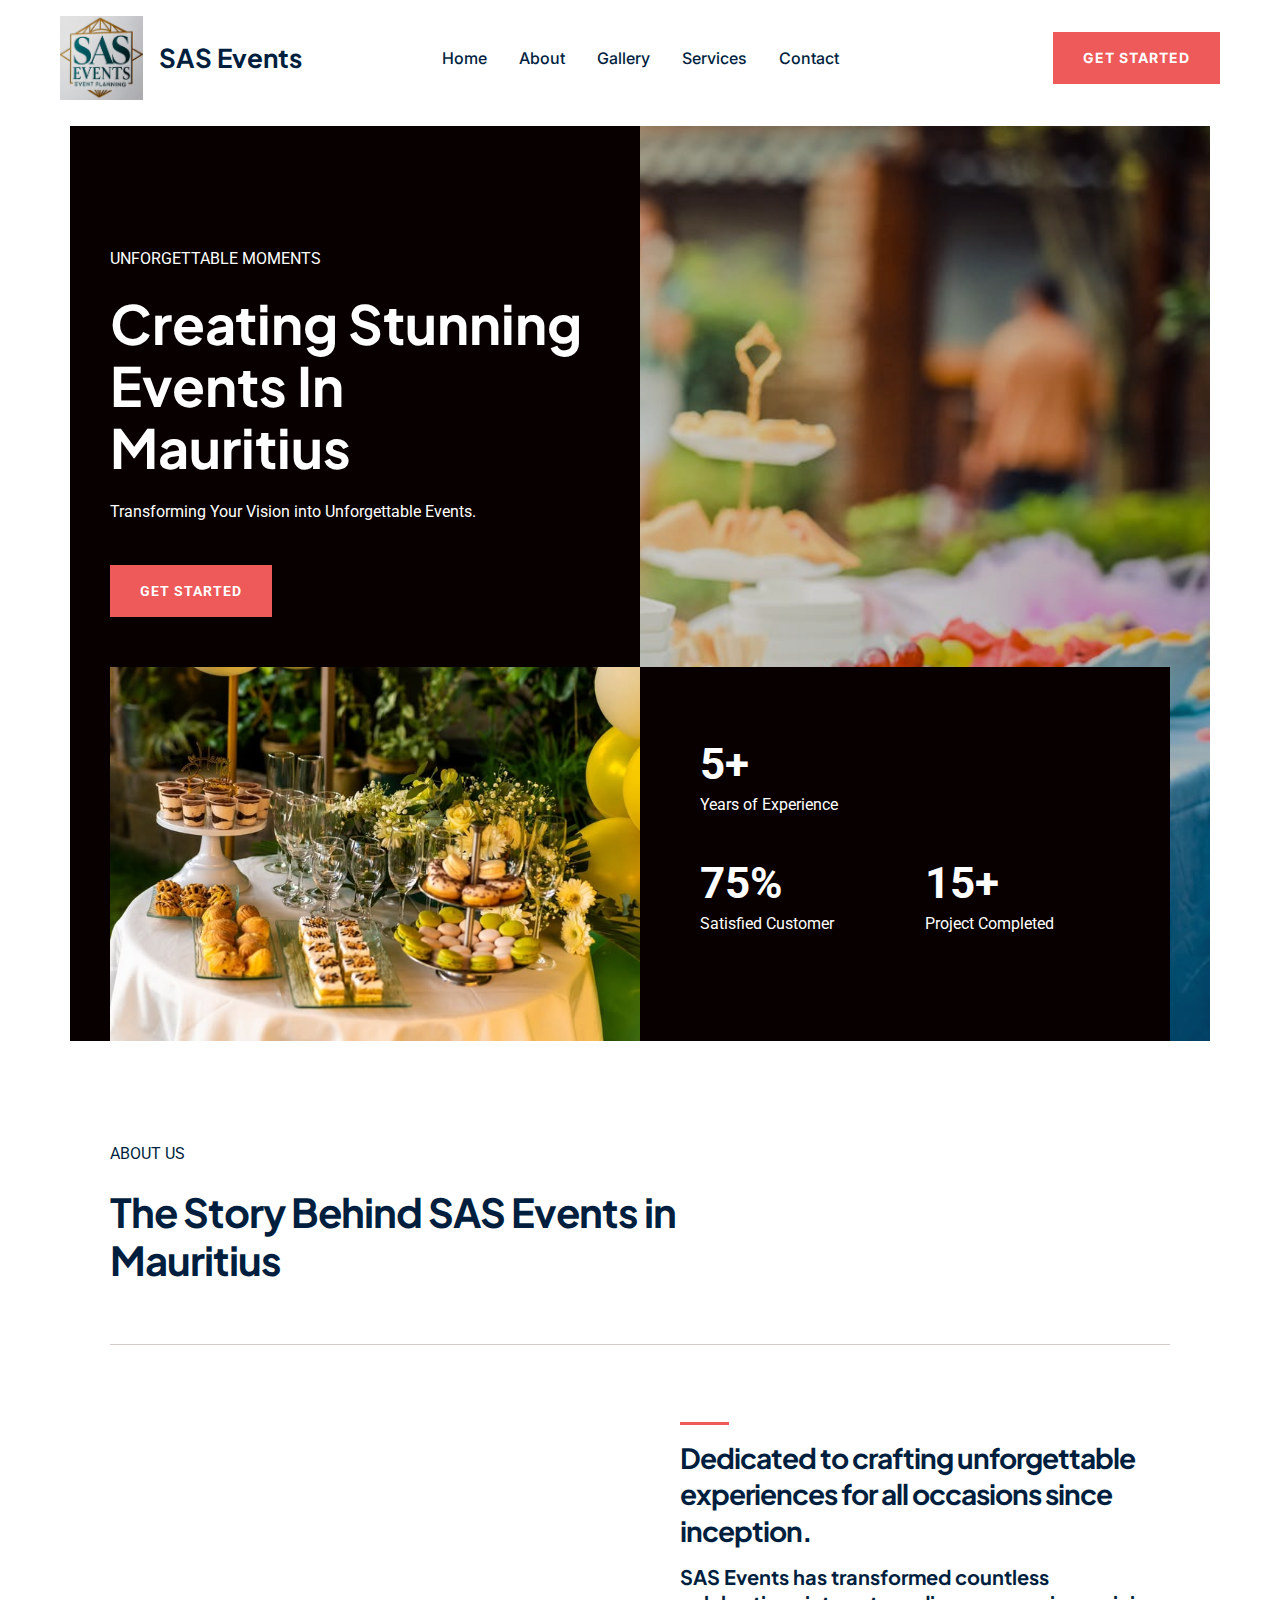
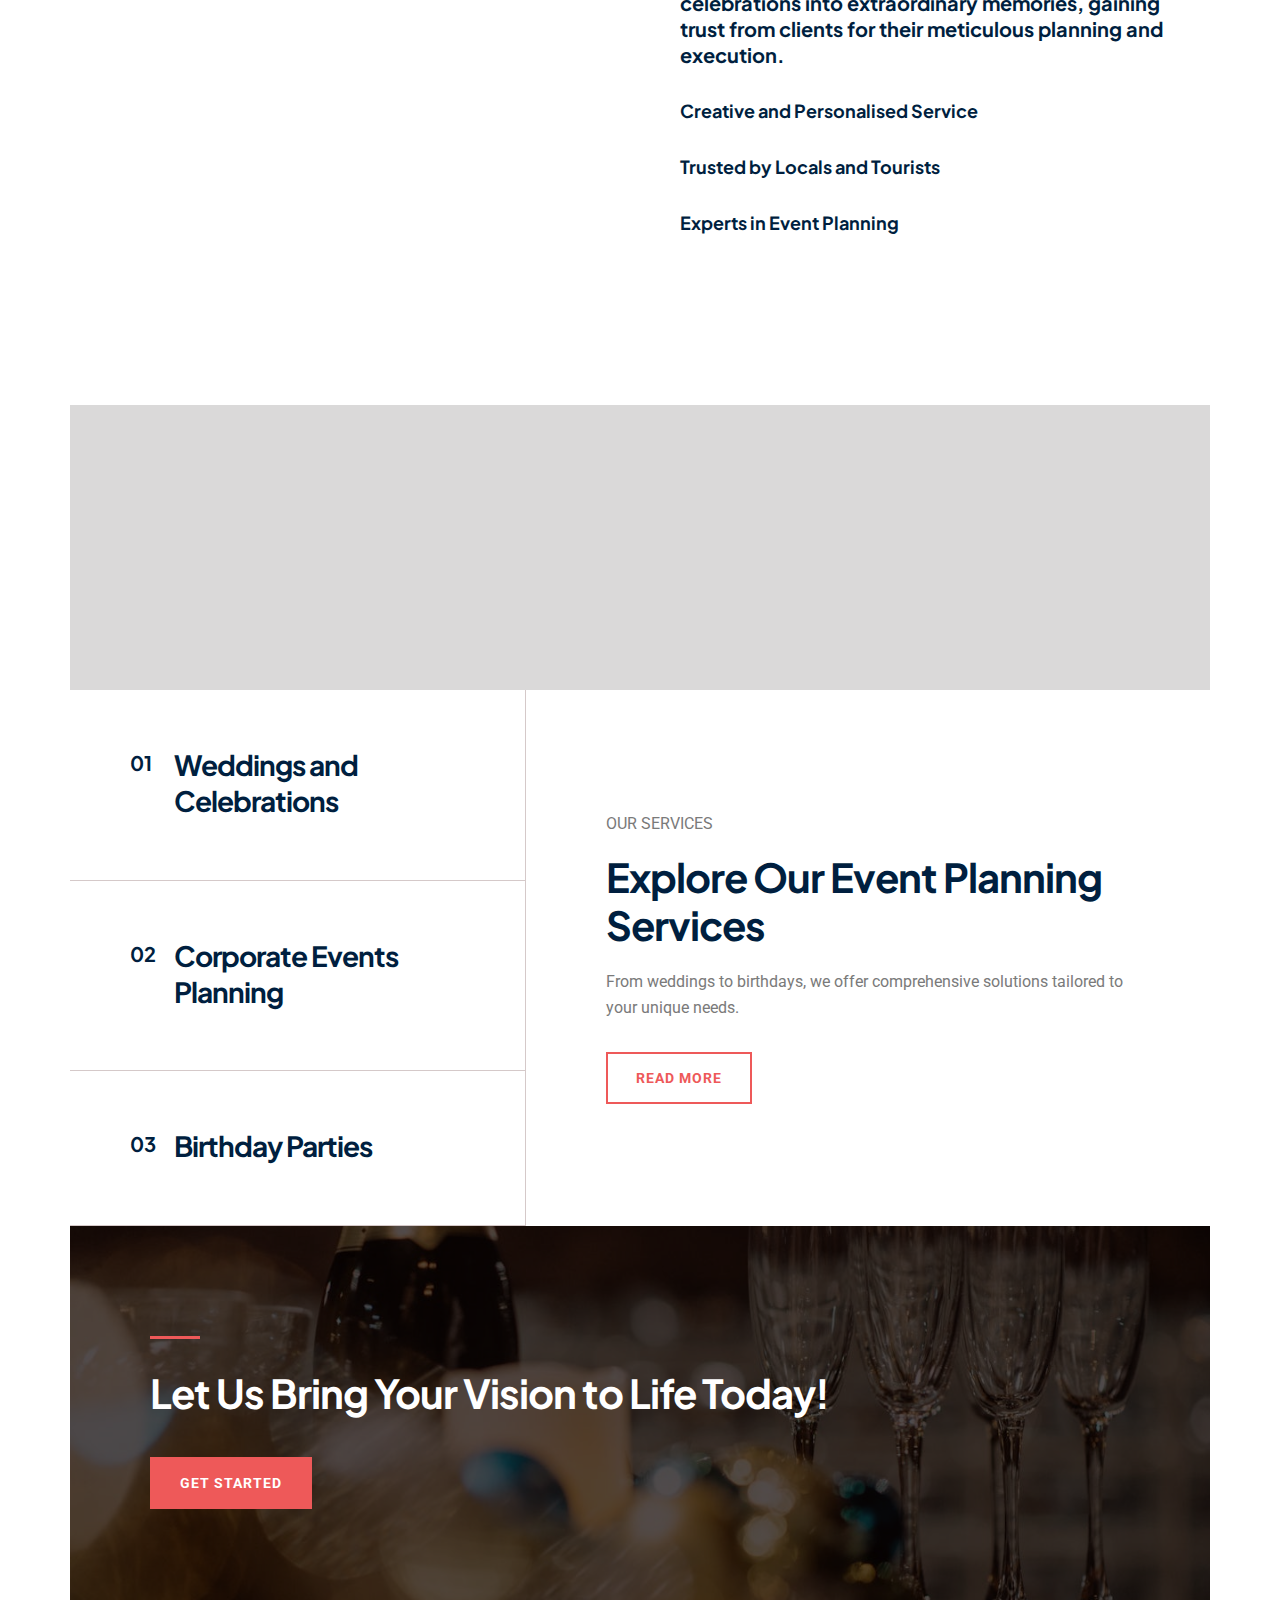
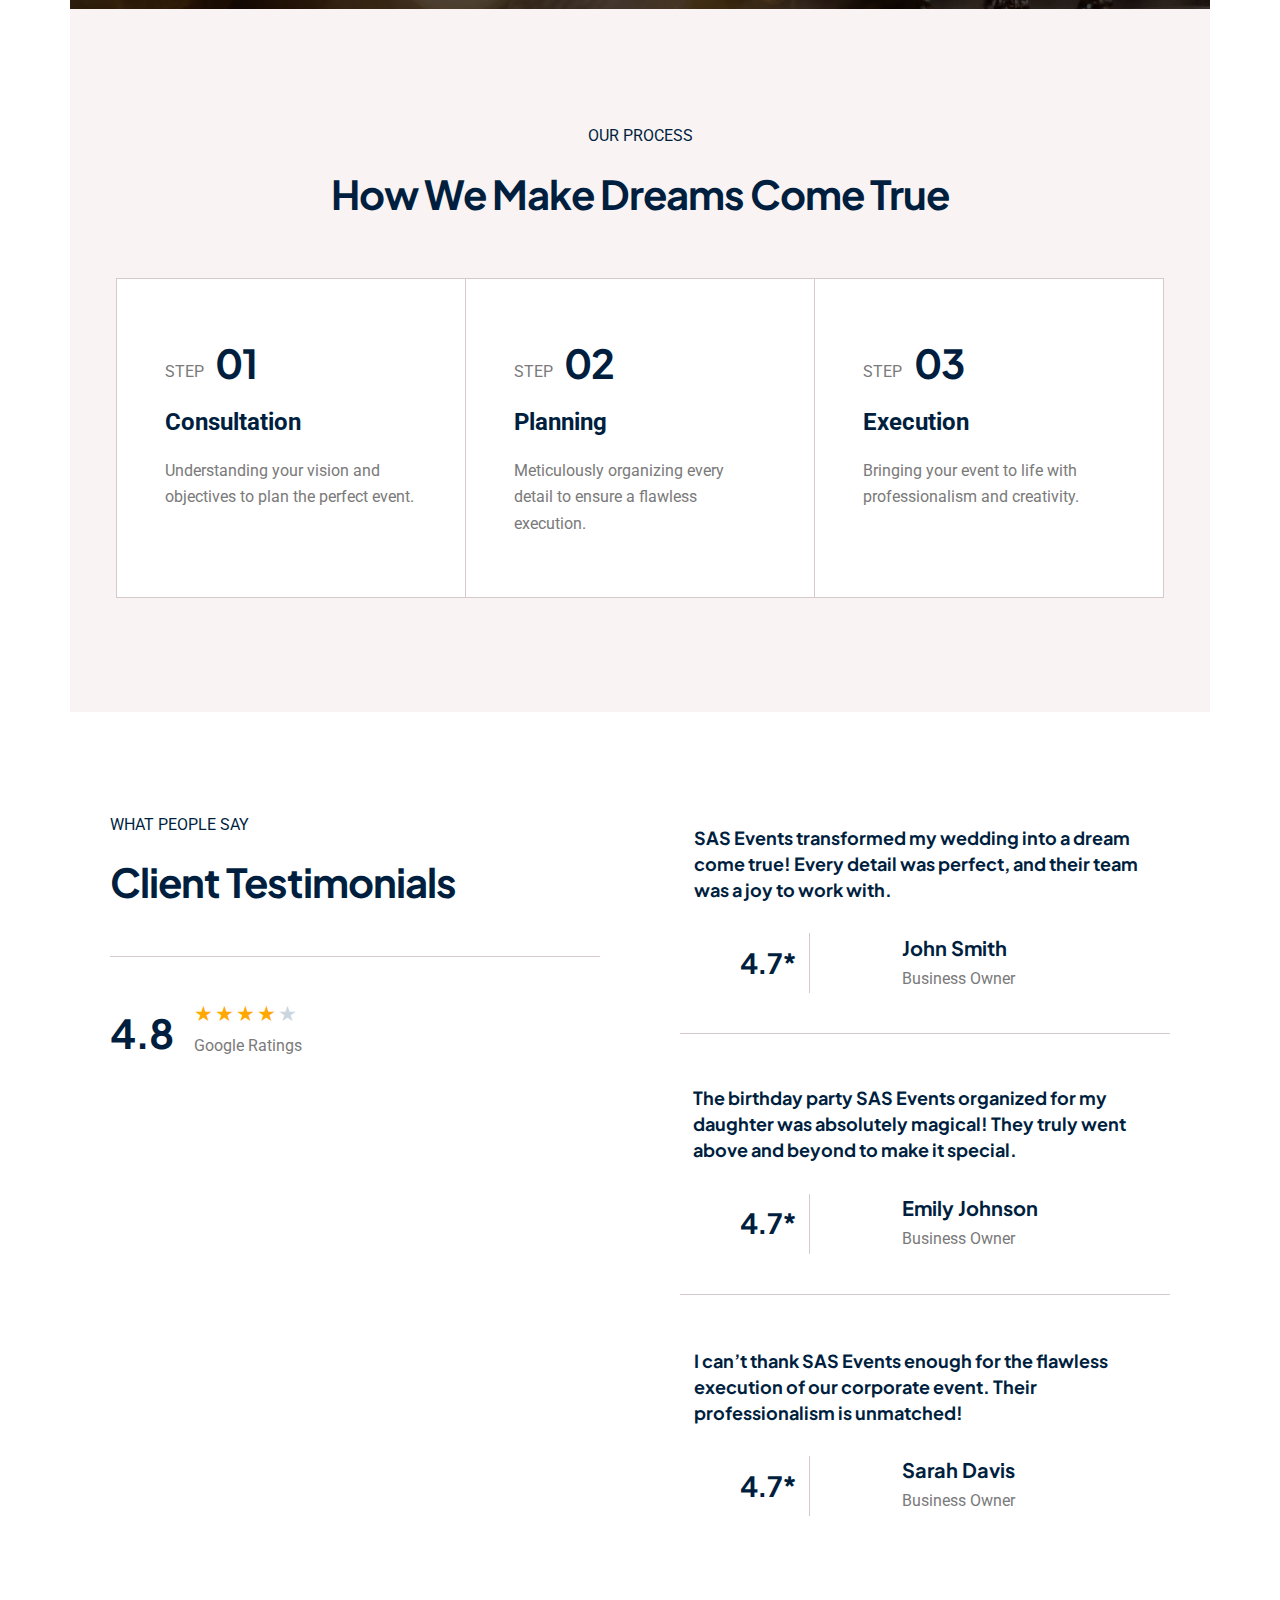
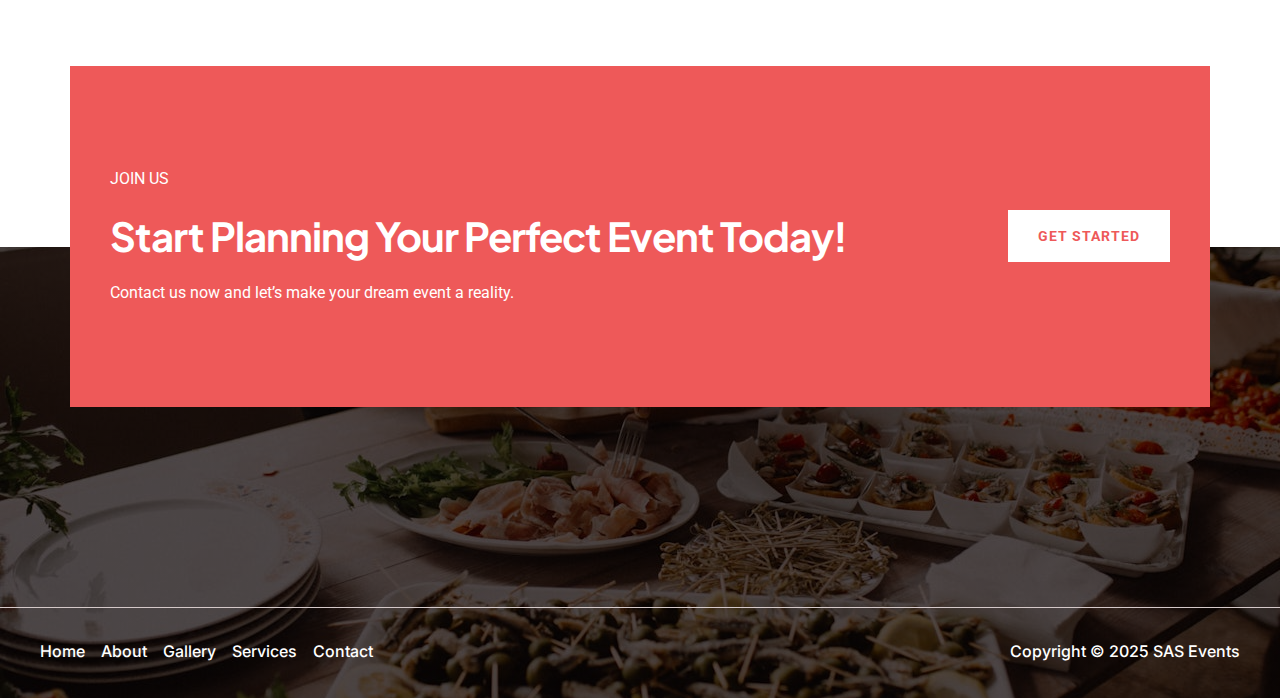
<file: index.html>
<!DOCTYPE html>
<html lang="en-US">
<head>
<meta charset="UTF-8">
<meta name="viewport" content="width=device-width, initial-scale=1">
	<link rel="profile" href="https://gmpg.org/xfn/11"> 
	<title>SAS Events</title>
<meta name="robots" content="max-image-preview:large">
	<style>img:is([sizes="auto" i], [sizes^="auto," i]) { contain-intrinsic-size: 3000px 1500px }</style>
	<link rel="dns-prefetch" href="//fonts.googleapis.com">
<link rel="alternate" type="application/rss+xml" title="SAS Events &raquo; Feed" href="/feed/">
<link rel="alternate" type="application/rss+xml" title="SAS Events &raquo; Comments Feed" href="/comments/feed/">
<script>
window._wpemojiSettings = {"baseUrl":"https:\/\/s.w.org\/images\/core\/emoji\/15.1.0\/72x72\/","ext":".png","svgUrl":"https:\/\/s.w.org\/images\/core\/emoji\/15.1.0\/svg\/","svgExt":".svg","source":{"concatemoji":"\/wp-includes\/js\/wp-emoji-release.min.js?ver=6.8.1"}};
/*! This file is auto-generated */
!function(i,n){var o,s,e;function c(e){try{var t={supportTests:e,timestamp:(new Date).valueOf()};sessionStorage.setItem(o,JSON.stringify(t))}catch(e){}}function p(e,t,n){e.clearRect(0,0,e.canvas.width,e.canvas.height),e.fillText(t,0,0);var t=new Uint32Array(e.getImageData(0,0,e.canvas.width,e.canvas.height).data),r=(e.clearRect(0,0,e.canvas.width,e.canvas.height),e.fillText(n,0,0),new Uint32Array(e.getImageData(0,0,e.canvas.width,e.canvas.height).data));return t.every(function(e,t){return e===r[t]})}function u(e,t,n){switch(t){case"flag":return n(e,"🏳️‍⚧️","🏳️​⚧️")?!1:!n(e,"🇺🇳","🇺​🇳")&&!n(e,"🏴󠁧󠁢󠁥󠁮󠁧󠁿","🏴​󠁧​󠁢​󠁥​󠁮​󠁧​󠁿");case"emoji":return!n(e,"🐦‍🔥","🐦​🔥")}return!1}function f(e,t,n){var r="undefined"!=typeof WorkerGlobalScope&&self instanceof WorkerGlobalScope?new OffscreenCanvas(300,150):i.createElement("canvas"),a=r.getContext("2d",{willReadFrequently:!0}),o=(a.textBaseline="top",a.font="600 32px Arial",{});return e.forEach(function(e){o[e]=t(a,e,n)}),o}function t(e){var t=i.createElement("script");t.src=e,t.defer=!0,i.head.appendChild(t)}"undefined"!=typeof Promise&&(o="wpEmojiSettingsSupports",s=["flag","emoji"],n.supports={everything:!0,everythingExceptFlag:!0},e=new Promise(function(e){i.addEventListener("DOMContentLoaded",e,{once:!0})}),new Promise(function(t){var n=function(){try{var e=JSON.parse(sessionStorage.getItem(o));if("object"==typeof e&&"number"==typeof e.timestamp&&(new Date).valueOf()<e.timestamp+604800&&"object"==typeof e.supportTests)return e.supportTests}catch(e){}return null}();if(!n){if("undefined"!=typeof Worker&&"undefined"!=typeof OffscreenCanvas&&"undefined"!=typeof URL&&URL.createObjectURL&&"undefined"!=typeof Blob)try{var e="postMessage("+f.toString()+"("+[JSON.stringify(s),u.toString(),p.toString()].join(",")+"));",r=new Blob([e],{type:"text/javascript"}),a=new Worker(URL.createObjectURL(r),{name:"wpTestEmojiSupports"});return void(a.onmessage=function(e){c(n=e.data),a.terminate(),t(n)})}catch(e){}c(n=f(s,u,p))}t(n)}).then(function(e){for(var t in e)n.supports[t]=e[t],n.supports.everything=n.supports.everything&&n.supports[t],"flag"!==t&&(n.supports.everythingExceptFlag=n.supports.everythingExceptFlag&&n.supports[t]);n.supports.everythingExceptFlag=n.supports.everythingExceptFlag&&!n.supports.flag,n.DOMReady=!1,n.readyCallback=function(){n.DOMReady=!0}}).then(function(){return e}).then(function(){var e;n.supports.everything||(n.readyCallback(),(e=n.source||{}).concatemoji?t(e.concatemoji):e.wpemoji&&e.twemoji&&(t(e.twemoji),t(e.wpemoji)))}))}((window,document),window._wpemojiSettings);
</script>
<link rel="stylesheet" id="astra-theme-css-css" href="/wp-content/themes/astra/assets/css/minified/main.min.css?ver=4.10.0" media="all">
<style id="astra-theme-css-inline-css">:root{--ast-post-nav-space:0;--ast-container-default-xlg-padding:2.5em;--ast-container-default-lg-padding:2.5em;--ast-container-default-slg-padding:2em;--ast-container-default-md-padding:2.5em;--ast-container-default-sm-padding:2.5em;--ast-container-default-xs-padding:2.4em;--ast-container-default-xxs-padding:1.8em;--ast-code-block-background:#ECEFF3;--ast-comment-inputs-background:#F9FAFB;--ast-normal-container-width:1200px;--ast-narrow-container-width:750px;--ast-blog-title-font-weight:600;--ast-blog-meta-weight:600;--ast-global-color-primary:var(--ast-global-color-5);--ast-global-color-secondary:var(--ast-global-color-4);--ast-global-color-alternate-background:var(--ast-global-color-7);--ast-global-color-subtle-background:var(--ast-global-color-6);--ast-bg-style-guide:#F8FAFC;--ast-shadow-style-guide:0px 0px 4px 0 #00000057;--ast-global-dark-bg-style:#fff;--ast-global-dark-lfs:#fbfbfb;--ast-widget-bg-color:#fafafa;--ast-wc-container-head-bg-color:#fbfbfb;--ast-title-layout-bg:#eeeeee;--ast-search-border-color:#e7e7e7;--ast-lifter-hover-bg:#e6e6e6;--ast-gallery-block-color:#000;--srfm-color-input-label:var(--ast-global-color-2);}html{font-size:100%;}a{color:var(--ast-global-color-0);}a:hover,a:focus{color:var(--ast-global-color-1);}body,button,input,select,textarea,.ast-button,.ast-custom-button{font-family:'Inter',sans-serif;font-weight:500;font-size:16px;font-size:1rem;line-height:var(--ast-body-line-height,1.65);}blockquote{color:var(--ast-global-color-3);}h1,.entry-content h1,h2,.entry-content h2,h3,.entry-content h3,h4,.entry-content h4,h5,.entry-content h5,h6,.entry-content h6,.site-title,.site-title a{font-family:'Plus Jakarta Sans',sans-serif;font-weight:700;}.ast-site-identity .site-title a{color:var(--ast-global-color-2);}.site-title{font-size:26px;font-size:1.625rem;display:block;}header .custom-logo-link img{max-width:83px;width:83px;}.astra-logo-svg{width:83px;}.site-header .site-description{font-size:15px;font-size:0.9375rem;display:none;}.entry-title{font-size:24px;font-size:1.5rem;}.ast-blog-single-element.ast-taxonomy-container a{font-size:14px;font-size:0.875rem;}.ast-blog-meta-container{font-size:13px;font-size:0.8125rem;}.archive .ast-article-post .ast-article-inner,.blog .ast-article-post .ast-article-inner,.archive .ast-article-post .ast-article-inner:hover,.blog .ast-article-post .ast-article-inner:hover{border-top-left-radius:0px;border-top-right-radius:0px;border-bottom-right-radius:0px;border-bottom-left-radius:0px;overflow:hidden;}h1,.entry-content h1{font-size:54px;font-size:3.375rem;font-weight:700;font-family:'Plus Jakarta Sans',sans-serif;line-height:1.15em;text-transform:capitalize;}h2,.entry-content h2{font-size:40px;font-size:2.5rem;font-weight:700;font-family:'Plus Jakarta Sans',sans-serif;line-height:1.2em;letter-spacing:-1px;}h3,.entry-content h3{font-size:28px;font-size:1.75rem;font-weight:700;font-family:'Plus Jakarta Sans',sans-serif;line-height:1.3em;letter-spacing:-1px;}h4,.entry-content h4{font-size:20px;font-size:1.25rem;line-height:1.3em;font-weight:700;font-family:'Plus Jakarta Sans',sans-serif;}h5,.entry-content h5{font-size:18px;font-size:1.125rem;line-height:1.45em;font-weight:700;font-family:'Plus Jakarta Sans',sans-serif;}h6,.entry-content h6{font-size:14px;font-size:0.875rem;line-height:1.6em;font-weight:700;font-family:'Plus Jakarta Sans',sans-serif;}::selection{background-color:var(--ast-global-color-0);color:#000000;}body,h1,.entry-title a,.entry-content h1,h2,.entry-content h2,h3,.entry-content h3,h4,.entry-content h4,h5,.entry-content h5,h6,.entry-content h6{color:var(--ast-global-color-3);}.tagcloud a:hover,.tagcloud a:focus,.tagcloud a.current-item{color:#000000;border-color:var(--ast-global-color-0);background-color:var(--ast-global-color-0);}input:focus,input[type="text"]:focus,input[type="email"]:focus,input[type="url"]:focus,input[type="password"]:focus,input[type="reset"]:focus,input[type="search"]:focus,textarea:focus{border-color:var(--ast-global-color-0);}input[type="radio"]:checked,input[type=reset],input[type="checkbox"]:checked,input[type="checkbox"]:hover:checked,input[type="checkbox"]:focus:checked,input[type=range]::-webkit-slider-thumb{border-color:var(--ast-global-color-0);background-color:var(--ast-global-color-0);box-shadow:none;}.site-footer a:hover + .post-count,.site-footer a:focus + .post-count{background:var(--ast-global-color-0);border-color:var(--ast-global-color-0);}.single .nav-links .nav-previous,.single .nav-links .nav-next{color:var(--ast-global-color-0);}.entry-meta,.entry-meta *{line-height:1.45;color:var(--ast-global-color-0);font-weight:600;}.entry-meta a:not(.ast-button):hover,.entry-meta a:not(.ast-button):hover *,.entry-meta a:not(.ast-button):focus,.entry-meta a:not(.ast-button):focus *,.page-links > .page-link,.page-links .page-link:hover,.post-navigation a:hover{color:var(--ast-global-color-1);}#cat option,.secondary .calendar_wrap thead a,.secondary .calendar_wrap thead a:visited{color:var(--ast-global-color-0);}.secondary .calendar_wrap #today,.ast-progress-val span{background:var(--ast-global-color-0);}.secondary a:hover + .post-count,.secondary a:focus + .post-count{background:var(--ast-global-color-0);border-color:var(--ast-global-color-0);}.calendar_wrap #today > a{color:#000000;}.page-links .page-link,.single .post-navigation a{color:var(--ast-global-color-3);}.ast-search-menu-icon .search-form button.search-submit{padding:0 4px;}.ast-search-menu-icon form.search-form{padding-right:0;}.ast-search-menu-icon.slide-search input.search-field{width:0;}.ast-header-search .ast-search-menu-icon.ast-dropdown-active .search-form,.ast-header-search .ast-search-menu-icon.ast-dropdown-active .search-field:focus{transition:all 0.2s;}.search-form input.search-field:focus{outline:none;}.ast-search-menu-icon .search-form button.search-submit:focus,.ast-theme-transparent-header .ast-header-search .ast-dropdown-active .ast-icon,.ast-theme-transparent-header .ast-inline-search .search-field:focus .ast-icon{color:var(--ast-global-color-1);}.ast-header-search .slide-search .search-form{border:2px solid var(--ast-global-color-0);}.ast-header-search .slide-search .search-field{background-color:(--ast-global-dark-bg-style);}.ast-archive-title{color:var(--ast-global-color-2);}.widget-title{font-size:22px;font-size:1.375rem;color:var(--ast-global-color-2);}.ast-single-post .entry-content a,.ast-comment-content a:not(.ast-comment-edit-reply-wrap a){text-decoration:underline;}.ast-single-post .elementor-widget-button .elementor-button,.ast-single-post .entry-content .uagb-tab a,.ast-single-post .entry-content .uagb-ifb-cta a,.ast-single-post .entry-content .uabb-module-content a,.ast-single-post .entry-content .uagb-post-grid a,.ast-single-post .entry-content .uagb-timeline a,.ast-single-post .entry-content .uagb-toc__wrap a,.ast-single-post .entry-content .uagb-taxomony-box a,.ast-single-post .entry-content .woocommerce a,.entry-content .wp-block-latest-posts > li > a,.ast-single-post .entry-content .wp-block-file__button,li.ast-post-filter-single,.ast-single-post .ast-comment-content .comment-reply-link,.ast-single-post .ast-comment-content .comment-edit-link{text-decoration:none;}.ast-search-menu-icon.slide-search a:focus-visible:focus-visible,.astra-search-icon:focus-visible,#close:focus-visible,a:focus-visible,.ast-menu-toggle:focus-visible,.site .skip-link:focus-visible,.wp-block-loginout input:focus-visible,.wp-block-search.wp-block-search__button-inside .wp-block-search__inside-wrapper,.ast-header-navigation-arrow:focus-visible,.woocommerce .wc-proceed-to-checkout > .checkout-button:focus-visible,.woocommerce .woocommerce-MyAccount-navigation ul li a:focus-visible,.ast-orders-table__row .ast-orders-table__cell:focus-visible,.woocommerce .woocommerce-order-details .order-again > .button:focus-visible,.woocommerce .woocommerce-message a.button.wc-forward:focus-visible,.woocommerce #minus_qty:focus-visible,.woocommerce #plus_qty:focus-visible,a#ast-apply-coupon:focus-visible,.woocommerce .woocommerce-info a:focus-visible,.woocommerce .astra-shop-summary-wrap a:focus-visible,.woocommerce a.wc-forward:focus-visible,#ast-apply-coupon:focus-visible,.woocommerce-js .woocommerce-mini-cart-item a.remove:focus-visible,#close:focus-visible,.button.search-submit:focus-visible,#search_submit:focus,.normal-search:focus-visible,.ast-header-account-wrap:focus-visible,.woocommerce .ast-on-card-button.ast-quick-view-trigger:focus{outline-style:dotted;outline-color:inherit;outline-width:thin;}input:focus,input[type="text"]:focus,input[type="email"]:focus,input[type="url"]:focus,input[type="password"]:focus,input[type="reset"]:focus,input[type="search"]:focus,input[type="number"]:focus,textarea:focus,.wp-block-search__input:focus,[data-section="section-header-mobile-trigger"] .ast-button-wrap .ast-mobile-menu-trigger-minimal:focus,.ast-mobile-popup-drawer.active .menu-toggle-close:focus,.woocommerce-ordering select.orderby:focus,#ast-scroll-top:focus,#coupon_code:focus,.woocommerce-page #comment:focus,.woocommerce #reviews #respond input#submit:focus,.woocommerce a.add_to_cart_button:focus,.woocommerce .button.single_add_to_cart_button:focus,.woocommerce .woocommerce-cart-form button:focus,.woocommerce .woocommerce-cart-form__cart-item .quantity .qty:focus,.woocommerce .woocommerce-billing-fields .woocommerce-billing-fields__field-wrapper .woocommerce-input-wrapper > .input-text:focus,.woocommerce #order_comments:focus,.woocommerce #place_order:focus,.woocommerce .woocommerce-address-fields .woocommerce-address-fields__field-wrapper .woocommerce-input-wrapper > .input-text:focus,.woocommerce .woocommerce-MyAccount-content form button:focus,.woocommerce .woocommerce-MyAccount-content .woocommerce-EditAccountForm .woocommerce-form-row .woocommerce-Input.input-text:focus,.woocommerce .ast-woocommerce-container .woocommerce-pagination ul.page-numbers li a:focus,body #content .woocommerce form .form-row .select2-container--default .select2-selection--single:focus,#ast-coupon-code:focus,.woocommerce.woocommerce-js .quantity input[type=number]:focus,.woocommerce-js .woocommerce-mini-cart-item .quantity input[type=number]:focus,.woocommerce p#ast-coupon-trigger:focus{border-style:dotted;border-color:inherit;border-width:thin;}input{outline:none;}.ast-logo-title-inline .site-logo-img{padding-right:1em;}.site-logo-img img{ transition:all 0.2s linear;}body .ast-oembed-container *{position:absolute;top:0;width:100%;height:100%;left:0;}body .wp-block-embed-pocket-casts .ast-oembed-container *{position:unset;}.ast-single-post-featured-section + article {margin-top: 2em;}.site-content .ast-single-post-featured-section img {width: 100%;overflow: hidden;object-fit: cover;}.ast-separate-container .site-content .ast-single-post-featured-section + article {margin-top: -80px;z-index: 9;position: relative;border-radius: 4px;}@media (min-width: 922px) {.ast-no-sidebar .site-content .ast-article-image-container--wide {margin-left: -120px;margin-right: -120px;max-width: unset;width: unset;}.ast-left-sidebar .site-content .ast-article-image-container--wide,.ast-right-sidebar .site-content .ast-article-image-container--wide {margin-left: -10px;margin-right: -10px;}.site-content .ast-article-image-container--full {margin-left: calc( -50vw + 50%);margin-right: calc( -50vw + 50%);max-width: 100vw;width: 100vw;}.ast-left-sidebar .site-content .ast-article-image-container--full,.ast-right-sidebar .site-content .ast-article-image-container--full {margin-left: -10px;margin-right: -10px;max-width: inherit;width: auto;}}.site > .ast-single-related-posts-container {margin-top: 0;}@media (min-width: 922px) {.ast-desktop .ast-container--narrow {max-width: var(--ast-narrow-container-width);margin: 0 auto;}}input[type="text"],input[type="number"],input[type="email"],input[type="url"],input[type="password"],input[type="search"],input[type=reset],input[type=tel],input[type=date],select,textarea{font-size:16px;font-style:normal;font-weight:400;line-height:24px;width:100%;padding:12px 16px;border-radius:4px;box-shadow:0px 1px 2px 0px rgba(0,0,0,0.05);color:var(--ast-form-input-text,#475569);}input[type="text"],input[type="number"],input[type="email"],input[type="url"],input[type="password"],input[type="search"],input[type=reset],input[type=tel],input[type=date],select{height:40px;}input[type="date"]{border-width:1px;border-style:solid;border-color:var(--ast-border-color);background:var( --ast-global-color-secondary,--ast-global-color-5 );}input[type="text"]:focus,input[type="number"]:focus,input[type="email"]:focus,input[type="url"]:focus,input[type="password"]:focus,input[type="search"]:focus,input[type=reset]:focus,input[type="tel"]:focus,input[type="date"]:focus,select:focus,textarea:focus{border-color:#046BD2;box-shadow:none;outline:none;color:var(--ast-form-input-focus-text,#475569);}label,legend{color:#111827;font-size:14px;font-style:normal;font-weight:500;line-height:20px;}select{padding:6px 10px;}fieldset{padding:30px;border-radius:4px;}button,.ast-button,.button,input[type="button"],input[type="reset"],input[type="submit"]{border-radius:4px;box-shadow:0px 1px 2px 0px rgba(0,0,0,0.05);}:root{--ast-comment-inputs-background:#FFF;}::placeholder{color:var(--ast-form-field-color,#9CA3AF);}::-ms-input-placeholder{color:var(--ast-form-field-color,#9CA3AF);}@media (max-width:921.9px){#ast-desktop-header{display:none;}}@media (min-width:922px){#ast-mobile-header{display:none;}}.wp-block-buttons.aligncenter{justify-content:center;}@media (max-width:921px){.ast-theme-transparent-header #primary,.ast-theme-transparent-header #secondary{padding:0;}}@media (max-width:921px){.ast-plain-container.ast-no-sidebar #primary{padding:0;}}.ast-plain-container.ast-no-sidebar #primary{margin-top:0;margin-bottom:0;}@media (max-width:921px){.ast-separate-container #primary,.ast-narrow-container #primary{padding-top:0px;}}@media (max-width:544px){.ast-separate-container #primary,.ast-narrow-container #primary{padding-top:0px;}}@media (max-width:921px){.ast-separate-container #primary,.ast-narrow-container #primary{padding-bottom:0px;}}@media (max-width:544px){.ast-separate-container #primary,.ast-narrow-container #primary{padding-bottom:0px;}}.wp-block-button.is-style-outline .wp-block-button__link{border-color:var(--ast-global-color-0);border-top-width:2px;border-right-width:2px;border-bottom-width:2px;border-left-width:2px;}div.wp-block-button.is-style-outline > .wp-block-button__link:not(.has-text-color),div.wp-block-button.wp-block-button__link.is-style-outline:not(.has-text-color){color:var(--ast-global-color-0);}.wp-block-button.is-style-outline .wp-block-button__link:hover,.wp-block-buttons .wp-block-button.is-style-outline .wp-block-button__link:focus,.wp-block-buttons .wp-block-button.is-style-outline > .wp-block-button__link:not(.has-text-color):hover,.wp-block-buttons .wp-block-button.wp-block-button__link.is-style-outline:not(.has-text-color):hover{color:#ffffff;background-color:var(--ast-global-color-1);border-color:var(--ast-global-color-1);}.post-page-numbers.current .page-link,.ast-pagination .page-numbers.current{color:#000000;border-color:var(--ast-global-color-0);background-color:var(--ast-global-color-0);}.wp-block-button.is-style-outline .wp-block-button__link{border-top-width:2px;border-right-width:2px;border-bottom-width:2px;border-left-width:2px;}.wp-block-buttons .wp-block-button.is-style-outline .wp-block-button__link.wp-element-button,.ast-outline-button,.wp-block-uagb-buttons-child .uagb-buttons-repeater.ast-outline-button{border-color:var(--ast-global-color-0);border-top-width:2px;border-right-width:2px;border-bottom-width:2px;border-left-width:2px;font-family:inherit;font-weight:700;font-size:14px;font-size:0.875rem;line-height:1.6em;letter-spacing:1px;padding-top:13px;padding-right:28px;padding-bottom:13px;padding-left:28px;border-top-left-radius:0px;border-top-right-radius:0px;border-bottom-right-radius:0px;border-bottom-left-radius:0px;}.wp-block-buttons .wp-block-button.is-style-outline > .wp-block-button__link:not(.has-text-color),.wp-block-buttons .wp-block-button.wp-block-button__link.is-style-outline:not(.has-text-color),.ast-outline-button{color:var(--ast-global-color-0);}.wp-block-button.is-style-outline .wp-block-button__link:hover,.wp-block-buttons .wp-block-button.is-style-outline .wp-block-button__link:focus,.wp-block-buttons .wp-block-button.is-style-outline > .wp-block-button__link:not(.has-text-color):hover,.wp-block-buttons .wp-block-button.wp-block-button__link.is-style-outline:not(.has-text-color):hover,.ast-outline-button:hover,.ast-outline-button:focus,.wp-block-uagb-buttons-child .uagb-buttons-repeater.ast-outline-button:hover,.wp-block-uagb-buttons-child .uagb-buttons-repeater.ast-outline-button:focus{color:#ffffff;background-color:var(--ast-global-color-1);border-color:var(--ast-global-color-1);}.ast-single-post .entry-content a.ast-outline-button,.ast-single-post .entry-content .is-style-outline>.wp-block-button__link{text-decoration:none;}.wp-block-button .wp-block-button__link.wp-element-button.is-style-outline:not(.has-background),.wp-block-button.is-style-outline>.wp-block-button__link.wp-element-button:not(.has-background),.ast-outline-button{background-color:rgba(0,0,0,0);}.uagb-buttons-repeater.ast-outline-button{border-radius:9999px;}@media (max-width:921px){.wp-block-buttons .wp-block-button.is-style-outline .wp-block-button__link.wp-element-button,.ast-outline-button,.wp-block-uagb-buttons-child .uagb-buttons-repeater.ast-outline-button{font-size:14px;font-size:0.875rem;padding-top:13px;padding-right:26px;padding-bottom:13px;padding-left:26px;}}@media (max-width:544px){.wp-block-buttons .wp-block-button.is-style-outline .wp-block-button__link.wp-element-button,.ast-outline-button,.wp-block-uagb-buttons-child .uagb-buttons-repeater.ast-outline-button{font-size:14px;font-size:0.875rem;padding-top:13px;padding-right:26px;padding-bottom:13px;padding-left:26px;}}.entry-content[data-ast-blocks-layout] > figure{margin-bottom:1em;}h1.widget-title{font-weight:700;}h2.widget-title{font-weight:700;}h3.widget-title{font-weight:700;}.elementor-widget-container .elementor-loop-container .e-loop-item[data-elementor-type="loop-item"]{width:100%;} .content-area .elementor-widget-theme-post-content h1,.content-area .elementor-widget-theme-post-content h2,.content-area .elementor-widget-theme-post-content h3,.content-area .elementor-widget-theme-post-content h4,.content-area .elementor-widget-theme-post-content h5,.content-area .elementor-widget-theme-post-content h6{margin-top:1.5em;margin-bottom:calc(0.3em + 10px);}#page{display:flex;flex-direction:column;min-height:100vh;}.ast-404-layout-1 h1.page-title{color:var(--ast-global-color-2);}.single .post-navigation a{line-height:1em;height:inherit;}.error-404 .page-sub-title{font-size:1.5rem;font-weight:inherit;}.search .site-content .content-area .search-form{margin-bottom:0;}#page .site-content{flex-grow:1;}.widget{margin-bottom:1.25em;}#secondary li{line-height:1.5em;}#secondary .wp-block-group h2{margin-bottom:0.7em;}#secondary h2{font-size:1.7rem;}.ast-separate-container .ast-article-post,.ast-separate-container .ast-article-single,.ast-separate-container .comment-respond{padding:3em;}.ast-separate-container .ast-article-single .ast-article-single{padding:0;}.ast-article-single .wp-block-post-template-is-layout-grid{padding-left:0;}.ast-separate-container .comments-title,.ast-narrow-container .comments-title{padding:1.5em 2em;}.ast-page-builder-template .comment-form-textarea,.ast-comment-formwrap .ast-grid-common-col{padding:0;}.ast-comment-formwrap{padding:0;display:inline-flex;column-gap:20px;width:100%;margin-left:0;margin-right:0;}.comments-area textarea#comment:focus,.comments-area textarea#comment:active,.comments-area .ast-comment-formwrap input[type="text"]:focus,.comments-area .ast-comment-formwrap input[type="text"]:active {box-shadow:none;outline:none;}.archive.ast-page-builder-template .entry-header{margin-top:2em;}.ast-page-builder-template .ast-comment-formwrap{width:100%;}.entry-title{margin-bottom:0.6em;}.ast-archive-description p{font-size:inherit;font-weight:inherit;line-height:inherit;}.ast-separate-container .ast-comment-list li.depth-1,.hentry{margin-bottom:1.5em;}.site-content section.ast-archive-description{margin-bottom:2em;}@media (min-width:921px){.ast-left-sidebar.ast-page-builder-template #secondary,.archive.ast-right-sidebar.ast-page-builder-template .site-main{padding-left:20px;padding-right:20px;}}@media (max-width:544px){.ast-comment-formwrap.ast-row{column-gap:10px;display:inline-block;}#ast-commentform .ast-grid-common-col{position:relative;width:100%;}}@media (min-width:1201px){.ast-separate-container .ast-article-post,.ast-separate-container .ast-article-single,.ast-separate-container .ast-author-box,.ast-separate-container .ast-404-layout-1,.ast-separate-container .no-results{padding:3em;}} .content-area .elementor-widget-theme-post-content h1,.content-area .elementor-widget-theme-post-content h2,.content-area .elementor-widget-theme-post-content h3,.content-area .elementor-widget-theme-post-content h4,.content-area .elementor-widget-theme-post-content h5,.content-area .elementor-widget-theme-post-content h6{margin-top:1.5em;margin-bottom:calc(0.3em + 10px);}.elementor-loop-container .e-loop-item,.elementor-loop-container .ast-separate-container .ast-article-post,.elementor-loop-container .ast-separate-container .ast-article-single,.elementor-loop-container .ast-separate-container .comment-respond{padding:0px;}@media (max-width:921px){.ast-separate-container #primary,.ast-separate-container #secondary{padding:1.5em 0;}#primary,#secondary{padding:1.5em 0;margin:0;}.ast-left-sidebar #content > .ast-container{display:flex;flex-direction:column-reverse;width:100%;}}@media (min-width:922px){.ast-separate-container.ast-right-sidebar #primary,.ast-separate-container.ast-left-sidebar #primary{border:0;}.search-no-results.ast-separate-container #primary{margin-bottom:4em;}}.wp-block-button .wp-block-button__link{color:#ffffff;}.wp-block-button .wp-block-button__link:hover,.wp-block-button .wp-block-button__link:focus{color:#ffffff;background-color:var(--ast-global-color-1);border-color:var(--ast-global-color-1);}.elementor-widget-heading h1.elementor-heading-title{line-height:1.15em;}.elementor-widget-heading h2.elementor-heading-title{line-height:1.2em;}.elementor-widget-heading h3.elementor-heading-title{line-height:1.3em;}.elementor-widget-heading h4.elementor-heading-title{line-height:1.3em;}.elementor-widget-heading h5.elementor-heading-title{line-height:1.45em;}.elementor-widget-heading h6.elementor-heading-title{line-height:1.6em;}.wp-block-button .wp-block-button__link,.wp-block-search .wp-block-search__button,body .wp-block-file .wp-block-file__button{border-style:solid;border-top-width:2px;border-right-width:2px;border-left-width:2px;border-bottom-width:2px;border-color:var(--ast-global-color-0);background-color:var(--ast-global-color-0);color:#ffffff;font-family:inherit;font-weight:700;line-height:1.6em;text-transform:uppercase;letter-spacing:1px;font-size:14px;font-size:0.875rem;border-top-left-radius:0px;border-top-right-radius:0px;border-bottom-right-radius:0px;border-bottom-left-radius:0px;padding-top:13px;padding-right:28px;padding-bottom:13px;padding-left:28px;}.ast-single-post .entry-content .wp-block-button .wp-block-button__link,.ast-single-post .entry-content .wp-block-search .wp-block-search__button,body .entry-content .wp-block-file .wp-block-file__button{text-decoration:none;}@media (max-width:921px){.wp-block-button .wp-block-button__link,.wp-block-search .wp-block-search__button,body .wp-block-file .wp-block-file__button{font-size:14px;font-size:0.875rem;padding-top:13px;padding-right:26px;padding-bottom:13px;padding-left:26px;}}@media (max-width:544px){.wp-block-button .wp-block-button__link,.wp-block-search .wp-block-search__button,body .wp-block-file .wp-block-file__button{font-size:14px;font-size:0.875rem;padding-top:13px;padding-right:26px;padding-bottom:13px;padding-left:26px;}}.menu-toggle,button,.ast-button,.ast-custom-button,.button,input#submit,input[type="button"],input[type="submit"],input[type="reset"],#comments .submit,.search .search-submit,form[CLASS*="wp-block-search__"].wp-block-search .wp-block-search__inside-wrapper .wp-block-search__button,body .wp-block-file .wp-block-file__button,.search .search-submit,.woocommerce-js a.button,.woocommerce button.button,.woocommerce .woocommerce-message a.button,.woocommerce #respond input#submit.alt,.woocommerce input.button.alt,.woocommerce input.button,.woocommerce input.button:disabled,.woocommerce input.button:disabled[disabled],.woocommerce input.button:disabled:hover,.woocommerce input.button:disabled[disabled]:hover,.woocommerce #respond input#submit,.woocommerce button.button.alt.disabled,.wc-block-grid__products .wc-block-grid__product .wp-block-button__link,.wc-block-grid__product-onsale,[CLASS*="wc-block"] button,.woocommerce-js .astra-cart-drawer .astra-cart-drawer-content .woocommerce-mini-cart__buttons .button:not(.checkout):not(.ast-continue-shopping),.woocommerce-js .astra-cart-drawer .astra-cart-drawer-content .woocommerce-mini-cart__buttons a.checkout,.woocommerce button.button.alt.disabled.wc-variation-selection-needed,[CLASS*="wc-block"] .wc-block-components-button{border-style:solid;border-top-width:2px;border-right-width:2px;border-left-width:2px;border-bottom-width:2px;color:#ffffff;border-color:var(--ast-global-color-0);background-color:var(--ast-global-color-0);padding-top:13px;padding-right:28px;padding-bottom:13px;padding-left:28px;font-family:inherit;font-weight:700;font-size:14px;font-size:0.875rem;line-height:1.6em;text-transform:uppercase;letter-spacing:1px;border-top-left-radius:0px;border-top-right-radius:0px;border-bottom-right-radius:0px;border-bottom-left-radius:0px;}button:focus,.menu-toggle:hover,button:hover,.ast-button:hover,.ast-custom-button:hover .button:hover,.ast-custom-button:hover ,input[type=reset]:hover,input[type=reset]:focus,input#submit:hover,input#submit:focus,input[type="button"]:hover,input[type="button"]:focus,input[type="submit"]:hover,input[type="submit"]:focus,form[CLASS*="wp-block-search__"].wp-block-search .wp-block-search__inside-wrapper .wp-block-search__button:hover,form[CLASS*="wp-block-search__"].wp-block-search .wp-block-search__inside-wrapper .wp-block-search__button:focus,body .wp-block-file .wp-block-file__button:hover,body .wp-block-file .wp-block-file__button:focus,.woocommerce-js a.button:hover,.woocommerce button.button:hover,.woocommerce .woocommerce-message a.button:hover,.woocommerce #respond input#submit:hover,.woocommerce #respond input#submit.alt:hover,.woocommerce input.button.alt:hover,.woocommerce input.button:hover,.woocommerce button.button.alt.disabled:hover,.wc-block-grid__products .wc-block-grid__product .wp-block-button__link:hover,[CLASS*="wc-block"] button:hover,.woocommerce-js .astra-cart-drawer .astra-cart-drawer-content .woocommerce-mini-cart__buttons .button:not(.checkout):not(.ast-continue-shopping):hover,.woocommerce-js .astra-cart-drawer .astra-cart-drawer-content .woocommerce-mini-cart__buttons a.checkout:hover,.woocommerce button.button.alt.disabled.wc-variation-selection-needed:hover,[CLASS*="wc-block"] .wc-block-components-button:hover,[CLASS*="wc-block"] .wc-block-components-button:focus{color:#ffffff;background-color:var(--ast-global-color-1);border-color:var(--ast-global-color-1);}form[CLASS*="wp-block-search__"].wp-block-search .wp-block-search__inside-wrapper .wp-block-search__button.has-icon{padding-top:calc(13px - 3px);padding-right:calc(28px - 3px);padding-bottom:calc(13px - 3px);padding-left:calc(28px - 3px);}@media (max-width:921px){.menu-toggle,button,.ast-button,.ast-custom-button,.button,input#submit,input[type="button"],input[type="submit"],input[type="reset"],#comments .submit,.search .search-submit,form[CLASS*="wp-block-search__"].wp-block-search .wp-block-search__inside-wrapper .wp-block-search__button,body .wp-block-file .wp-block-file__button,.search .search-submit,.woocommerce-js a.button,.woocommerce button.button,.woocommerce .woocommerce-message a.button,.woocommerce #respond input#submit.alt,.woocommerce input.button.alt,.woocommerce input.button,.woocommerce input.button:disabled,.woocommerce input.button:disabled[disabled],.woocommerce input.button:disabled:hover,.woocommerce input.button:disabled[disabled]:hover,.woocommerce #respond input#submit,.woocommerce button.button.alt.disabled,.wc-block-grid__products .wc-block-grid__product .wp-block-button__link,.wc-block-grid__product-onsale,[CLASS*="wc-block"] button,.woocommerce-js .astra-cart-drawer .astra-cart-drawer-content .woocommerce-mini-cart__buttons .button:not(.checkout):not(.ast-continue-shopping),.woocommerce-js .astra-cart-drawer .astra-cart-drawer-content .woocommerce-mini-cart__buttons a.checkout,.woocommerce button.button.alt.disabled.wc-variation-selection-needed,[CLASS*="wc-block"] .wc-block-components-button{padding-top:13px;padding-right:26px;padding-bottom:13px;padding-left:26px;font-size:14px;font-size:0.875rem;}}@media (max-width:544px){.menu-toggle,button,.ast-button,.ast-custom-button,.button,input#submit,input[type="button"],input[type="submit"],input[type="reset"],#comments .submit,.search .search-submit,form[CLASS*="wp-block-search__"].wp-block-search .wp-block-search__inside-wrapper .wp-block-search__button,body .wp-block-file .wp-block-file__button,.search .search-submit,.woocommerce-js a.button,.woocommerce button.button,.woocommerce .woocommerce-message a.button,.woocommerce #respond input#submit.alt,.woocommerce input.button.alt,.woocommerce input.button,.woocommerce input.button:disabled,.woocommerce input.button:disabled[disabled],.woocommerce input.button:disabled:hover,.woocommerce input.button:disabled[disabled]:hover,.woocommerce #respond input#submit,.woocommerce button.button.alt.disabled,.wc-block-grid__products .wc-block-grid__product .wp-block-button__link,.wc-block-grid__product-onsale,[CLASS*="wc-block"] button,.woocommerce-js .astra-cart-drawer .astra-cart-drawer-content .woocommerce-mini-cart__buttons .button:not(.checkout):not(.ast-continue-shopping),.woocommerce-js .astra-cart-drawer .astra-cart-drawer-content .woocommerce-mini-cart__buttons a.checkout,.woocommerce button.button.alt.disabled.wc-variation-selection-needed,[CLASS*="wc-block"] .wc-block-components-button{padding-top:13px;padding-right:26px;padding-bottom:13px;padding-left:26px;font-size:14px;font-size:0.875rem;}}@media (max-width:921px){.menu-toggle,button,.ast-button,.button,input#submit,input[type="button"],input[type="submit"],input[type="reset"]{font-size:14px;font-size:0.875rem;}.ast-mobile-header-stack .main-header-bar .ast-search-menu-icon{display:inline-block;}.ast-header-break-point.ast-header-custom-item-outside .ast-mobile-header-stack .main-header-bar .ast-search-icon{margin:0;}.ast-comment-avatar-wrap img{max-width:2.5em;}.ast-comment-meta{padding:0 1.8888em 1.3333em;}}@media (min-width:544px){.ast-container{max-width:100%;}}@media (max-width:544px){.ast-separate-container .ast-article-post,.ast-separate-container .ast-article-single,.ast-separate-container .comments-title,.ast-separate-container .ast-archive-description{padding:1.5em 1em;}.ast-separate-container #content .ast-container{padding-left:0.54em;padding-right:0.54em;}.ast-separate-container .ast-comment-list .bypostauthor{padding:.5em;}.ast-search-menu-icon.ast-dropdown-active .search-field{width:170px;}.menu-toggle,button,.ast-button,.button,input#submit,input[type="button"],input[type="submit"],input[type="reset"]{font-size:14px;font-size:0.875rem;}} #ast-mobile-header .ast-site-header-cart-li a{pointer-events:none;}@media (max-width:921px){.site-title{font-size:24px;font-size:1.5rem;display:block;}.site-header .site-description{display:none;}.entry-title{font-size:22px;font-size:1.375rem;}h1,.entry-content h1{font-size:40px;}h2,.entry-content h2{font-size:30px;}h3,.entry-content h3{font-size:22px;}h4,.entry-content h4{font-size:18px;font-size:1.125rem;}h5,.entry-content h5{font-size:16px;font-size:1rem;}h6,.entry-content h6{font-size:14px;font-size:0.875rem;}}@media (max-width:544px){.site-title{font-size:22px;font-size:1.375rem;display:block;}.site-header .site-description{display:none;}.entry-title{font-size:18px;font-size:1.125rem;}h1,.entry-content h1{font-size:32px;}h2,.entry-content h2{font-size:24px;}h3,.entry-content h3{font-size:20px;}h4,.entry-content h4{font-size:18px;font-size:1.125rem;}h5,.entry-content h5{font-size:16px;font-size:1rem;}h6,.entry-content h6{font-size:14px;font-size:0.875rem;}}@media (max-width:921px){html{font-size:91.2%;}}@media (max-width:544px){html{font-size:91.2%;}}@media (min-width:922px){.ast-container{max-width:1240px;}}@media (min-width:922px){.site-content .ast-container{display:flex;}}@media (max-width:921px){.site-content .ast-container{flex-direction:column;}}.entry-content h1,.entry-content h2,.entry-content h3,.entry-content h4,.entry-content h5,.entry-content h6{clear:none;}@media (min-width:922px){.main-header-menu .sub-menu .menu-item.ast-left-align-sub-menu:hover > .sub-menu,.main-header-menu .sub-menu .menu-item.ast-left-align-sub-menu.focus > .sub-menu{margin-left:-0px;}}.entry-content li > p{margin-bottom:0;}.site .comments-area{padding-bottom:2em;margin-top:2em;}.wp-block-file {display: flex;align-items: center;flex-wrap: wrap;justify-content: space-between;}.wp-block-pullquote {border: none;}.wp-block-pullquote blockquote::before {content: "\201D";font-family: "Helvetica",sans-serif;display: flex;transform: rotate( 180deg );font-size: 6rem;font-style: normal;line-height: 1;font-weight: bold;align-items: center;justify-content: center;}.has-text-align-right > blockquote::before {justify-content: flex-start;}.has-text-align-left > blockquote::before {justify-content: flex-end;}figure.wp-block-pullquote.is-style-solid-color blockquote {max-width: 100%;text-align: inherit;}:root {--wp--custom--ast-default-block-top-padding: 100px;--wp--custom--ast-default-block-right-padding: 80px;--wp--custom--ast-default-block-bottom-padding: 100px;--wp--custom--ast-default-block-left-padding: 80px;--wp--custom--ast-container-width: 1200px;--wp--custom--ast-content-width-size: 1200px;--wp--custom--ast-wide-width-size: calc(1200px + var(--wp--custom--ast-default-block-left-padding) + var(--wp--custom--ast-default-block-right-padding));}.ast-narrow-container {--wp--custom--ast-content-width-size: 750px;--wp--custom--ast-wide-width-size: 750px;}@media(max-width: 921px) {:root {--wp--custom--ast-default-block-top-padding: 50px;--wp--custom--ast-default-block-right-padding: 50px;--wp--custom--ast-default-block-bottom-padding: 50px;--wp--custom--ast-default-block-left-padding: 50px;}}@media(max-width: 544px) {:root {--wp--custom--ast-default-block-top-padding: 50px;--wp--custom--ast-default-block-right-padding: 30px;--wp--custom--ast-default-block-bottom-padding: 50px;--wp--custom--ast-default-block-left-padding: 30px;}}.entry-content > .wp-block-group,.entry-content > .wp-block-cover,.entry-content > .wp-block-columns {padding-top: var(--wp--custom--ast-default-block-top-padding);padding-right: var(--wp--custom--ast-default-block-right-padding);padding-bottom: var(--wp--custom--ast-default-block-bottom-padding);padding-left: var(--wp--custom--ast-default-block-left-padding);}.ast-plain-container.ast-no-sidebar .entry-content > .alignfull,.ast-page-builder-template .ast-no-sidebar .entry-content > .alignfull {margin-left: calc( -50vw + 50%);margin-right: calc( -50vw + 50%);max-width: 100vw;width: 100vw;}.ast-plain-container.ast-no-sidebar .entry-content .alignfull .alignfull,.ast-page-builder-template.ast-no-sidebar .entry-content .alignfull .alignfull,.ast-plain-container.ast-no-sidebar .entry-content .alignfull .alignwide,.ast-page-builder-template.ast-no-sidebar .entry-content .alignfull .alignwide,.ast-plain-container.ast-no-sidebar .entry-content .alignwide .alignfull,.ast-page-builder-template.ast-no-sidebar .entry-content .alignwide .alignfull,.ast-plain-container.ast-no-sidebar .entry-content .alignwide .alignwide,.ast-page-builder-template.ast-no-sidebar .entry-content .alignwide .alignwide,.ast-plain-container.ast-no-sidebar .entry-content .wp-block-column .alignfull,.ast-page-builder-template.ast-no-sidebar .entry-content .wp-block-column .alignfull,.ast-plain-container.ast-no-sidebar .entry-content .wp-block-column .alignwide,.ast-page-builder-template.ast-no-sidebar .entry-content .wp-block-column .alignwide {margin-left: auto;margin-right: auto;width: 100%;}[data-ast-blocks-layout] .wp-block-separator:not(.is-style-dots) {height: 0;}[data-ast-blocks-layout] .wp-block-separator {margin: 20px auto;}[data-ast-blocks-layout] .wp-block-separator:not(.is-style-wide):not(.is-style-dots) {max-width: 100px;}[data-ast-blocks-layout] .wp-block-separator.has-background {padding: 0;}.entry-content[data-ast-blocks-layout] > * {max-width: var(--wp--custom--ast-content-width-size);margin-left: auto;margin-right: auto;}.entry-content[data-ast-blocks-layout] > .alignwide {max-width: var(--wp--custom--ast-wide-width-size);}.entry-content[data-ast-blocks-layout] .alignfull {max-width: none;}.entry-content .wp-block-columns {margin-bottom: 0;}blockquote {margin: 1.5em;border-color: rgba(0,0,0,0.05);}.wp-block-quote:not(.has-text-align-right):not(.has-text-align-center) {border-left: 5px solid rgba(0,0,0,0.05);}.has-text-align-right > blockquote,blockquote.has-text-align-right {border-right: 5px solid rgba(0,0,0,0.05);}.has-text-align-left > blockquote,blockquote.has-text-align-left {border-left: 5px solid rgba(0,0,0,0.05);}.wp-block-site-tagline,.wp-block-latest-posts .read-more {margin-top: 15px;}.wp-block-loginout p label {display: block;}.wp-block-loginout p:not(.login-remember):not(.login-submit) input {width: 100%;}.wp-block-loginout input:focus {border-color: transparent;}.wp-block-loginout input:focus {outline: thin dotted;}.entry-content .wp-block-media-text .wp-block-media-text__content {padding: 0 0 0 8%;}.entry-content .wp-block-media-text.has-media-on-the-right .wp-block-media-text__content {padding: 0 8% 0 0;}.entry-content .wp-block-media-text.has-background .wp-block-media-text__content {padding: 8%;}.entry-content .wp-block-cover:not([class*="background-color"]):not(.has-text-color.has-link-color) .wp-block-cover__inner-container,.entry-content .wp-block-cover:not([class*="background-color"]) .wp-block-cover-image-text,.entry-content .wp-block-cover:not([class*="background-color"]) .wp-block-cover-text,.entry-content .wp-block-cover-image:not([class*="background-color"]) .wp-block-cover__inner-container,.entry-content .wp-block-cover-image:not([class*="background-color"]) .wp-block-cover-image-text,.entry-content .wp-block-cover-image:not([class*="background-color"]) .wp-block-cover-text {color: var(--ast-global-color-primary,var(--ast-global-color-5));}.wp-block-loginout .login-remember input {width: 1.1rem;height: 1.1rem;margin: 0 5px 4px 0;vertical-align: middle;}.wp-block-latest-posts > li > *:first-child,.wp-block-latest-posts:not(.is-grid) > li:first-child {margin-top: 0;}.entry-content > .wp-block-buttons,.entry-content > .wp-block-uagb-buttons {margin-bottom: 1.5em;}.wp-block-search__inside-wrapper .wp-block-search__input {padding: 0 10px;color: var(--ast-global-color-3);background: var(--ast-global-color-primary,var(--ast-global-color-5));border-color: var(--ast-border-color);}.wp-block-latest-posts .read-more {margin-bottom: 1.5em;}.wp-block-search__no-button .wp-block-search__inside-wrapper .wp-block-search__input {padding-top: 5px;padding-bottom: 5px;}.wp-block-latest-posts .wp-block-latest-posts__post-date,.wp-block-latest-posts .wp-block-latest-posts__post-author {font-size: 1rem;}.wp-block-latest-posts > li > *,.wp-block-latest-posts:not(.is-grid) > li {margin-top: 12px;margin-bottom: 12px;}.ast-page-builder-template .entry-content[data-ast-blocks-layout] > *,.ast-page-builder-template .entry-content[data-ast-blocks-layout] > .alignfull:not(.wp-block-group):not(.uagb-is-root-container) > * {max-width: none;}.ast-page-builder-template .entry-content[data-ast-blocks-layout] > .alignwide:not(.uagb-is-root-container) > * {max-width: var(--wp--custom--ast-wide-width-size);}.ast-page-builder-template .entry-content[data-ast-blocks-layout] > .inherit-container-width > *,.ast-page-builder-template .entry-content[data-ast-blocks-layout] > *:not(.wp-block-group):not(.uagb-is-root-container) > *,.entry-content[data-ast-blocks-layout] > .wp-block-cover .wp-block-cover__inner-container {max-width: var(--wp--custom--ast-content-width-size) ;margin-left: auto;margin-right: auto;}.entry-content[data-ast-blocks-layout] .wp-block-cover:not(.alignleft):not(.alignright) {width: auto;}@media(max-width: 1200px) {.ast-separate-container .entry-content > .alignfull,.ast-separate-container .entry-content[data-ast-blocks-layout] > .alignwide,.ast-plain-container .entry-content[data-ast-blocks-layout] > .alignwide,.ast-plain-container .entry-content .alignfull {margin-left: calc(-1 * min(var(--ast-container-default-xlg-padding),20px)) ;margin-right: calc(-1 * min(var(--ast-container-default-xlg-padding),20px));}}@media(min-width: 1201px) {.ast-separate-container .entry-content > .alignfull {margin-left: calc(-1 * var(--ast-container-default-xlg-padding) );margin-right: calc(-1 * var(--ast-container-default-xlg-padding) );}.ast-separate-container .entry-content[data-ast-blocks-layout] > .alignwide,.ast-plain-container .entry-content[data-ast-blocks-layout] > .alignwide {margin-left: calc(-1 * var(--wp--custom--ast-default-block-left-padding) );margin-right: calc(-1 * var(--wp--custom--ast-default-block-right-padding) );}}@media(min-width: 921px) {.ast-separate-container .entry-content .wp-block-group.alignwide:not(.inherit-container-width) > :where(:not(.alignleft):not(.alignright)),.ast-plain-container .entry-content .wp-block-group.alignwide:not(.inherit-container-width) > :where(:not(.alignleft):not(.alignright)) {max-width: calc( var(--wp--custom--ast-content-width-size) + 80px );}.ast-plain-container.ast-right-sidebar .entry-content[data-ast-blocks-layout] .alignfull,.ast-plain-container.ast-left-sidebar .entry-content[data-ast-blocks-layout] .alignfull {margin-left: -60px;margin-right: -60px;}}@media(min-width: 544px) {.entry-content > .alignleft {margin-right: 20px;}.entry-content > .alignright {margin-left: 20px;}}@media (max-width:544px){.wp-block-columns .wp-block-column:not(:last-child){margin-bottom:20px;}.wp-block-latest-posts{margin:0;}}@media( max-width: 600px ) {.entry-content .wp-block-media-text .wp-block-media-text__content,.entry-content .wp-block-media-text.has-media-on-the-right .wp-block-media-text__content {padding: 8% 0 0;}.entry-content .wp-block-media-text.has-background .wp-block-media-text__content {padding: 8%;}}.ast-narrow-container .site-content .wp-block-uagb-image--align-full .wp-block-uagb-image__figure {max-width: 100%;margin-left: auto;margin-right: auto;}.entry-content ul,.entry-content ol {padding: revert;margin: revert;padding-left: 20px;}:root .has-ast-global-color-0-color{color:var(--ast-global-color-0);}:root .has-ast-global-color-0-background-color{background-color:var(--ast-global-color-0);}:root .wp-block-button .has-ast-global-color-0-color{color:var(--ast-global-color-0);}:root .wp-block-button .has-ast-global-color-0-background-color{background-color:var(--ast-global-color-0);}:root .has-ast-global-color-1-color{color:var(--ast-global-color-1);}:root .has-ast-global-color-1-background-color{background-color:var(--ast-global-color-1);}:root .wp-block-button .has-ast-global-color-1-color{color:var(--ast-global-color-1);}:root .wp-block-button .has-ast-global-color-1-background-color{background-color:var(--ast-global-color-1);}:root .has-ast-global-color-2-color{color:var(--ast-global-color-2);}:root .has-ast-global-color-2-background-color{background-color:var(--ast-global-color-2);}:root .wp-block-button .has-ast-global-color-2-color{color:var(--ast-global-color-2);}:root .wp-block-button .has-ast-global-color-2-background-color{background-color:var(--ast-global-color-2);}:root .has-ast-global-color-3-color{color:var(--ast-global-color-3);}:root .has-ast-global-color-3-background-color{background-color:var(--ast-global-color-3);}:root .wp-block-button .has-ast-global-color-3-color{color:var(--ast-global-color-3);}:root .wp-block-button .has-ast-global-color-3-background-color{background-color:var(--ast-global-color-3);}:root .has-ast-global-color-4-color{color:var(--ast-global-color-4);}:root .has-ast-global-color-4-background-color{background-color:var(--ast-global-color-4);}:root .wp-block-button .has-ast-global-color-4-color{color:var(--ast-global-color-4);}:root .wp-block-button .has-ast-global-color-4-background-color{background-color:var(--ast-global-color-4);}:root .has-ast-global-color-5-color{color:var(--ast-global-color-5);}:root .has-ast-global-color-5-background-color{background-color:var(--ast-global-color-5);}:root .wp-block-button .has-ast-global-color-5-color{color:var(--ast-global-color-5);}:root .wp-block-button .has-ast-global-color-5-background-color{background-color:var(--ast-global-color-5);}:root .has-ast-global-color-6-color{color:var(--ast-global-color-6);}:root .has-ast-global-color-6-background-color{background-color:var(--ast-global-color-6);}:root .wp-block-button .has-ast-global-color-6-color{color:var(--ast-global-color-6);}:root .wp-block-button .has-ast-global-color-6-background-color{background-color:var(--ast-global-color-6);}:root .has-ast-global-color-7-color{color:var(--ast-global-color-7);}:root .has-ast-global-color-7-background-color{background-color:var(--ast-global-color-7);}:root .wp-block-button .has-ast-global-color-7-color{color:var(--ast-global-color-7);}:root .wp-block-button .has-ast-global-color-7-background-color{background-color:var(--ast-global-color-7);}:root .has-ast-global-color-8-color{color:var(--ast-global-color-8);}:root .has-ast-global-color-8-background-color{background-color:var(--ast-global-color-8);}:root .wp-block-button .has-ast-global-color-8-color{color:var(--ast-global-color-8);}:root .wp-block-button .has-ast-global-color-8-background-color{background-color:var(--ast-global-color-8);}:root{--ast-global-color-0:#ee5959;--ast-global-color-1:#d84545;--ast-global-color-2:#001f3f;--ast-global-color-3:#494d4d;--ast-global-color-4:#f9f3f3;--ast-global-color-5:#FFFFFF;--ast-global-color-6:#d5c9c9;--ast-global-color-7:#080000;--ast-global-color-8:#292020;}:root {--ast-border-color : var(--ast-global-color-6);}.site .site-content #primary{margin-top:0px;margin-bottom:0px;margin-left:0px;margin-right:0px;}.site .site-content #primary .ast-article-single,.ast-separate-container .site-content #secondary .widget{padding-top:0px;padding-bottom:0px;padding-left:0px;padding-right:0px;}.ast-single-entry-banner {-js-display: flex;display: flex;flex-direction: column;justify-content: center;text-align: center;position: relative;background: var(--ast-title-layout-bg);}.ast-single-entry-banner[data-banner-layout="layout-1"] {max-width: 1200px;background: inherit;padding: 20px 0;}.ast-single-entry-banner[data-banner-width-type="custom"] {margin: 0 auto;width: 100%;}.ast-single-entry-banner + .site-content .entry-header {margin-bottom: 0;}.site .ast-author-avatar {--ast-author-avatar-size: ;}a.ast-underline-text {text-decoration: underline;}.ast-container > .ast-terms-link {position: relative;display: block;}a.ast-button.ast-badge-tax {padding: 4px 8px;border-radius: 3px;font-size: inherit;}header.entry-header:not(.related-entry-header) .entry-title{font-weight:600;font-size:32px;font-size:2rem;}header.entry-header:not(.related-entry-header) > *:not(:last-child){margin-bottom:10px;}header.entry-header:not(.related-entry-header) .post-thumb-img-content{text-align:center;}header.entry-header:not(.related-entry-header) .post-thumb img,.ast-single-post-featured-section.post-thumb img{aspect-ratio:16/9;width:100%;height:100%;}.ast-archive-entry-banner {-js-display: flex;display: flex;flex-direction: column;justify-content: center;text-align: center;position: relative;background: var(--ast-title-layout-bg);}.ast-archive-entry-banner[data-banner-width-type="custom"] {margin: 0 auto;width: 100%;}.ast-archive-entry-banner[data-banner-layout="layout-1"] {background: inherit;padding: 20px 0;text-align: left;}body.archive .ast-archive-description{max-width:1200px;width:100%;text-align:left;padding-top:3em;padding-right:3em;padding-bottom:3em;padding-left:3em;}body.archive .ast-archive-description .ast-archive-title,body.archive .ast-archive-description .ast-archive-title *{font-weight:600;font-size:32px;font-size:2rem;}body.archive .ast-archive-description > *:not(:last-child){margin-bottom:10px;}@media (max-width:921px){body.archive .ast-archive-description{text-align:left;}}@media (max-width:544px){body.archive .ast-archive-description{text-align:left;}}.ast-breadcrumbs .trail-browse,.ast-breadcrumbs .trail-items,.ast-breadcrumbs .trail-items li{display:inline-block;margin:0;padding:0;border:none;background:inherit;text-indent:0;text-decoration:none;}.ast-breadcrumbs .trail-browse{font-size:inherit;font-style:inherit;font-weight:inherit;color:inherit;}.ast-breadcrumbs .trail-items{list-style:none;}.trail-items li::after{padding:0 0.3em;content:"\00bb";}.trail-items li:last-of-type::after{display:none;}h1,.entry-content h1,h2,.entry-content h2,h3,.entry-content h3,h4,.entry-content h4,h5,.entry-content h5,h6,.entry-content h6{color:var(--ast-global-color-2);}.entry-title a{color:var(--ast-global-color-2);}@media (max-width:921px){.ast-builder-grid-row-container.ast-builder-grid-row-tablet-3-firstrow .ast-builder-grid-row > *:first-child,.ast-builder-grid-row-container.ast-builder-grid-row-tablet-3-lastrow .ast-builder-grid-row > *:last-child{grid-column:1 / -1;}}@media (max-width:544px){.ast-builder-grid-row-container.ast-builder-grid-row-mobile-3-firstrow .ast-builder-grid-row > *:first-child,.ast-builder-grid-row-container.ast-builder-grid-row-mobile-3-lastrow .ast-builder-grid-row > *:last-child{grid-column:1 / -1;}}.ast-builder-layout-element[data-section="title_tagline"]{display:flex;}@media (max-width:921px){.ast-header-break-point .ast-builder-layout-element[data-section="title_tagline"]{display:flex;}}@media (max-width:544px){.ast-header-break-point .ast-builder-layout-element[data-section="title_tagline"]{display:flex;}}[data-section*="section-hb-button-"] .menu-link{display:none;}.ast-header-button-1[data-section*="section-hb-button-"] .ast-builder-button-wrap .ast-custom-button{font-family:'Inter',sans-serif;font-weight:700;font-size:14px;font-size:0.875rem;line-height:1.6em;letter-spacing:1px;}.ast-header-button-1 .ast-custom-button{color:#ffffff;background:var(--ast-global-color-0);border-color:var(--ast-global-color-0);border-top-width:2px;border-bottom-width:2px;border-left-width:2px;border-right-width:2px;border-top-left-radius:0px;border-top-right-radius:0px;border-bottom-right-radius:0px;border-bottom-left-radius:0px;}.ast-header-button-1 .ast-custom-button:hover{color:#ffffff;background:var(--ast-global-color-1);border-color:var(--ast-global-color-1);}.ast-header-button-1[data-section*="section-hb-button-"] .ast-builder-button-wrap .ast-custom-button{padding-top:13px;padding-bottom:13px;padding-left:28px;padding-right:28px;}.ast-header-button-1[data-section="section-hb-button-1"]{display:flex;}@media (max-width:921px){.ast-header-break-point .ast-header-button-1[data-section="section-hb-button-1"]{display:flex;}}@media (max-width:544px){.ast-header-break-point .ast-header-button-1[data-section="section-hb-button-1"]{display:flex;}}.ast-builder-menu-1{font-family:inherit;font-weight:inherit;}.ast-builder-menu-1 .menu-item > .menu-link{line-height:1.6em;color:var(--ast-global-color-2);}.ast-builder-menu-1 .menu-item > .ast-menu-toggle{color:var(--ast-global-color-2);}.ast-builder-menu-1 .menu-item:hover > .menu-link,.ast-builder-menu-1 .inline-on-mobile .menu-item:hover > .ast-menu-toggle{color:var(--ast-global-color-0);}.ast-builder-menu-1 .menu-item:hover > .ast-menu-toggle{color:var(--ast-global-color-0);}.ast-builder-menu-1 .menu-item.current-menu-item > .menu-link,.ast-builder-menu-1 .inline-on-mobile .menu-item.current-menu-item > .ast-menu-toggle,.ast-builder-menu-1 .current-menu-ancestor > .menu-link{color:var(--ast-global-color-0);}.ast-builder-menu-1 .menu-item.current-menu-item > .ast-menu-toggle{color:var(--ast-global-color-0);}.ast-builder-menu-1 .sub-menu,.ast-builder-menu-1 .inline-on-mobile .sub-menu{border-top-width:2px;border-bottom-width:0px;border-right-width:0px;border-left-width:0px;border-color:var(--ast-global-color-0);border-style:solid;}.ast-builder-menu-1 .sub-menu .sub-menu{top:-2px;}.ast-builder-menu-1 .main-header-menu > .menu-item > .sub-menu,.ast-builder-menu-1 .main-header-menu > .menu-item > .astra-full-megamenu-wrapper{margin-top:0px;}.ast-desktop .ast-builder-menu-1 .main-header-menu > .menu-item > .sub-menu:before,.ast-desktop .ast-builder-menu-1 .main-header-menu > .menu-item > .astra-full-megamenu-wrapper:before{height:calc( 0px + 2px + 5px );}.ast-desktop .ast-builder-menu-1 .menu-item .sub-menu .menu-link{border-style:none;}@media (max-width:921px){.ast-header-break-point .ast-builder-menu-1 .menu-item.menu-item-has-children > .ast-menu-toggle{top:0;}.ast-builder-menu-1 .inline-on-mobile .menu-item.menu-item-has-children > .ast-menu-toggle{right:-15px;}.ast-builder-menu-1 .menu-item-has-children > .menu-link:after{content:unset;}.ast-builder-menu-1 .main-header-menu > .menu-item > .sub-menu,.ast-builder-menu-1 .main-header-menu > .menu-item > .astra-full-megamenu-wrapper{margin-top:0;}}@media (max-width:544px){.ast-header-break-point .ast-builder-menu-1 .menu-item.menu-item-has-children > .ast-menu-toggle{top:0;}.ast-builder-menu-1 .main-header-menu > .menu-item > .sub-menu,.ast-builder-menu-1 .main-header-menu > .menu-item > .astra-full-megamenu-wrapper{margin-top:0;}}.ast-builder-menu-1{display:flex;}@media (max-width:921px){.ast-header-break-point .ast-builder-menu-1{display:flex;}}@media (max-width:544px){.ast-header-break-point .ast-builder-menu-1{display:flex;}}.ast-footer-copyright{text-align:right;}.ast-footer-copyright {color:#ffffff;}@media (max-width:921px){.ast-footer-copyright{text-align:right;}}@media (max-width:544px){.ast-footer-copyright{text-align:center;}}.ast-footer-copyright.ast-builder-layout-element{display:flex;}@media (max-width:921px){.ast-header-break-point .ast-footer-copyright.ast-builder-layout-element{display:flex;}}@media (max-width:544px){.ast-header-break-point .ast-footer-copyright.ast-builder-layout-element{display:flex;}}.site-above-footer-wrap{padding-top:20px;padding-bottom:20px;}.site-above-footer-wrap[data-section="section-above-footer-builder"]{background-color:rgba(237,237,237,0);background-image:none;min-height:60px;}.site-above-footer-wrap[data-section="section-above-footer-builder"] .ast-builder-grid-row{max-width:1200px;min-height:60px;margin-left:auto;margin-right:auto;}.site-above-footer-wrap[data-section="section-above-footer-builder"] .ast-builder-grid-row,.site-above-footer-wrap[data-section="section-above-footer-builder"] .site-footer-section{align-items:flex-start;}.site-above-footer-wrap[data-section="section-above-footer-builder"].ast-footer-row-inline .site-footer-section{display:flex;margin-bottom:0;}.ast-builder-grid-row-full .ast-builder-grid-row{grid-template-columns:1fr;}@media (max-width:921px){.site-above-footer-wrap[data-section="section-above-footer-builder"].ast-footer-row-tablet-inline .site-footer-section{display:flex;margin-bottom:0;}.site-above-footer-wrap[data-section="section-above-footer-builder"].ast-footer-row-tablet-stack .site-footer-section{display:block;margin-bottom:10px;}.ast-builder-grid-row-container.ast-builder-grid-row-tablet-full .ast-builder-grid-row{grid-template-columns:1fr;}}@media (max-width:544px){.site-above-footer-wrap[data-section="section-above-footer-builder"].ast-footer-row-mobile-inline .site-footer-section{display:flex;margin-bottom:0;}.site-above-footer-wrap[data-section="section-above-footer-builder"].ast-footer-row-mobile-stack .site-footer-section{display:block;margin-bottom:10px;}.ast-builder-grid-row-container.ast-builder-grid-row-mobile-full .ast-builder-grid-row{grid-template-columns:1fr;}}.site-above-footer-wrap[data-section="section-above-footer-builder"]{padding-top:150px;padding-bottom:150px;padding-left:40px;padding-right:40px;margin-top:0px;margin-bottom:0px;margin-left:0px;margin-right:0px;}@media (max-width:921px){.site-above-footer-wrap[data-section="section-above-footer-builder"]{padding-top:100px;padding-bottom:80px;padding-left:32px;padding-right:32px;}}@media (max-width:544px){.site-above-footer-wrap[data-section="section-above-footer-builder"]{padding-left:24px;padding-right:24px;}}.site-above-footer-wrap[data-section="section-above-footer-builder"]{display:grid;}@media (max-width:921px){.ast-header-break-point .site-above-footer-wrap[data-section="section-above-footer-builder"]{display:grid;}}@media (max-width:544px){.ast-header-break-point .site-above-footer-wrap[data-section="section-above-footer-builder"]{display:grid;}}.site-footer{background-image:linear-gradient(to right,rgba(8,0,0,0.7),rgba(8,0,0,0.7)),url(/wp-content/uploads/2025/04/pexels-photo-2814828.jpeg);background-repeat:repeat;background-position:center center;background-size:auto;background-attachment:scroll;}.site-primary-footer-wrap{padding-top:45px;padding-bottom:45px;}.site-primary-footer-wrap[data-section="section-primary-footer-builder"]{background-color:rgba(0,0,0,0);background-image:none;min-height:30px;border-style:solid;border-width:0px;border-top-width:1px;border-top-color:var(--ast-global-color-6);}.site-primary-footer-wrap[data-section="section-primary-footer-builder"] .ast-builder-grid-row{max-width:1200px;min-height:30px;margin-left:auto;margin-right:auto;}.site-primary-footer-wrap[data-section="section-primary-footer-builder"] .ast-builder-grid-row,.site-primary-footer-wrap[data-section="section-primary-footer-builder"] .site-footer-section{align-items:flex-start;}.site-primary-footer-wrap[data-section="section-primary-footer-builder"].ast-footer-row-inline .site-footer-section{display:flex;margin-bottom:0;}.ast-builder-grid-row-2-equal .ast-builder-grid-row{grid-template-columns:repeat( 2,1fr );}@media (max-width:921px){.site-primary-footer-wrap[data-section="section-primary-footer-builder"] .ast-builder-grid-row{grid-column-gap:0px;grid-row-gap:0px;}.site-primary-footer-wrap[data-section="section-primary-footer-builder"].ast-footer-row-tablet-inline .site-footer-section{display:flex;margin-bottom:0;}.site-primary-footer-wrap[data-section="section-primary-footer-builder"].ast-footer-row-tablet-stack .site-footer-section{display:block;margin-bottom:10px;}.ast-builder-grid-row-container.ast-builder-grid-row-tablet-2-equal .ast-builder-grid-row{grid-template-columns:repeat( 2,1fr );}}@media (max-width:544px){.site-primary-footer-wrap[data-section="section-primary-footer-builder"].ast-footer-row-mobile-inline .site-footer-section{display:flex;margin-bottom:0;}.site-primary-footer-wrap[data-section="section-primary-footer-builder"].ast-footer-row-mobile-stack .site-footer-section{display:block;margin-bottom:10px;}.ast-builder-grid-row-container.ast-builder-grid-row-mobile-full .ast-builder-grid-row{grid-template-columns:1fr;}}.site-primary-footer-wrap[data-section="section-primary-footer-builder"]{padding-top:30px;padding-bottom:30px;padding-left:40px;padding-right:40px;}@media (max-width:921px){.site-primary-footer-wrap[data-section="section-primary-footer-builder"]{padding-top:32px;padding-bottom:32px;padding-left:32px;padding-right:32px;}}@media (max-width:544px){.site-primary-footer-wrap[data-section="section-primary-footer-builder"]{padding-top:24px;padding-bottom:24px;padding-left:24px;padding-right:24px;}}.site-primary-footer-wrap[data-section="section-primary-footer-builder"]{display:grid;}@media (max-width:921px){.ast-header-break-point .site-primary-footer-wrap[data-section="section-primary-footer-builder"]{display:grid;}}@media (max-width:544px){.ast-header-break-point .site-primary-footer-wrap[data-section="section-primary-footer-builder"]{display:grid;}}.footer-widget-area[data-section="sidebar-widgets-footer-widget-1"].footer-widget-area-inner{text-align:center;}@media (max-width:921px){.footer-widget-area[data-section="sidebar-widgets-footer-widget-1"].footer-widget-area-inner{text-align:center;}}@media (max-width:544px){.footer-widget-area[data-section="sidebar-widgets-footer-widget-1"].footer-widget-area-inner{text-align:center;}}.footer-widget-area.widget-area.site-footer-focus-item{width:auto;}.ast-footer-row-inline .footer-widget-area.widget-area.site-footer-focus-item{width:100%;}.footer-widget-area[data-section="sidebar-widgets-footer-widget-1"]{display:block;}@media (max-width:921px){.ast-header-break-point .footer-widget-area[data-section="sidebar-widgets-footer-widget-1"]{display:block;}}@media (max-width:544px){.ast-header-break-point .footer-widget-area[data-section="sidebar-widgets-footer-widget-1"]{display:block;}}.elementor-widget-heading .elementor-heading-title{margin:0;}.elementor-page .ast-menu-toggle{color:unset !important;background:unset !important;}.elementor-post.elementor-grid-item.hentry{margin-bottom:0;}.woocommerce div.product .elementor-element.elementor-products-grid .related.products ul.products li.product,.elementor-element .elementor-wc-products .woocommerce[class*='columns-'] ul.products li.product{width:auto;margin:0;float:none;}.elementor-toc__list-wrapper{margin:0;}body .elementor hr{background-color:#ccc;margin:0;}.ast-left-sidebar .elementor-section.elementor-section-stretched,.ast-right-sidebar .elementor-section.elementor-section-stretched{max-width:100%;left:0 !important;}.elementor-posts-container [CLASS*="ast-width-"]{width:100%;}.elementor-template-full-width .ast-container{display:block;}.elementor-screen-only,.screen-reader-text,.screen-reader-text span,.ui-helper-hidden-accessible{top:0 !important;}@media (max-width:544px){.elementor-element .elementor-wc-products .woocommerce[class*="columns-"] ul.products li.product{width:auto;margin:0;}.elementor-element .woocommerce .woocommerce-result-count{float:none;}}.ast-header-break-point .main-header-bar{border-bottom-width:1px;}@media (min-width:922px){.main-header-bar{border-bottom-width:1px;}}.main-header-menu .menu-item, #astra-footer-menu .menu-item, .main-header-bar .ast-masthead-custom-menu-items{-js-display:flex;display:flex;-webkit-box-pack:center;-webkit-justify-content:center;-moz-box-pack:center;-ms-flex-pack:center;justify-content:center;-webkit-box-orient:vertical;-webkit-box-direction:normal;-webkit-flex-direction:column;-moz-box-orient:vertical;-moz-box-direction:normal;-ms-flex-direction:column;flex-direction:column;}.main-header-menu > .menu-item > .menu-link, #astra-footer-menu > .menu-item > .menu-link{height:100%;-webkit-box-align:center;-webkit-align-items:center;-moz-box-align:center;-ms-flex-align:center;align-items:center;-js-display:flex;display:flex;}.ast-header-break-point .main-navigation ul .menu-item .menu-link .icon-arrow:first-of-type svg{top:.2em;margin-top:0px;margin-left:0px;width:.65em;transform:translate(0, -2px) rotateZ(270deg);}.ast-mobile-popup-content .ast-submenu-expanded > .ast-menu-toggle{transform:rotateX(180deg);overflow-y:auto;}@media (min-width:922px){.ast-builder-menu .main-navigation > ul > li:last-child a{margin-right:0;}}.ast-separate-container .ast-article-inner{background-color:var(--ast-global-color-5);background-image:none;}@media (max-width:921px){.ast-separate-container .ast-article-inner{background-color:var(--ast-global-color-5);background-image:none;}}@media (max-width:544px){.ast-separate-container .ast-article-inner{background-color:var(--ast-global-color-5);background-image:none;}}.ast-separate-container .ast-article-single:not(.ast-related-post), .woocommerce.ast-separate-container .ast-woocommerce-container, .ast-separate-container .error-404, .ast-separate-container .no-results, .single.ast-separate-container .site-main .ast-author-meta, .ast-separate-container .related-posts-title-wrapper,.ast-separate-container .comments-count-wrapper, .ast-box-layout.ast-plain-container .site-content,.ast-padded-layout.ast-plain-container .site-content, .ast-separate-container .ast-archive-description, .ast-separate-container .comments-area{background-color:var(--ast-global-color-5);background-image:none;}@media (max-width:921px){.ast-separate-container .ast-article-single:not(.ast-related-post), .woocommerce.ast-separate-container .ast-woocommerce-container, .ast-separate-container .error-404, .ast-separate-container .no-results, .single.ast-separate-container .site-main .ast-author-meta, .ast-separate-container .related-posts-title-wrapper,.ast-separate-container .comments-count-wrapper, .ast-box-layout.ast-plain-container .site-content,.ast-padded-layout.ast-plain-container .site-content, .ast-separate-container .ast-archive-description{background-color:var(--ast-global-color-5);background-image:none;}}@media (max-width:544px){.ast-separate-container .ast-article-single:not(.ast-related-post), .woocommerce.ast-separate-container .ast-woocommerce-container, .ast-separate-container .error-404, .ast-separate-container .no-results, .single.ast-separate-container .site-main .ast-author-meta, .ast-separate-container .related-posts-title-wrapper,.ast-separate-container .comments-count-wrapper, .ast-box-layout.ast-plain-container .site-content,.ast-padded-layout.ast-plain-container .site-content, .ast-separate-container .ast-archive-description{background-color:var(--ast-global-color-5);background-image:none;}}.ast-separate-container.ast-two-container #secondary .widget{background-color:var(--ast-global-color-5);background-image:none;}@media (max-width:921px){.ast-separate-container.ast-two-container #secondary .widget{background-color:var(--ast-global-color-5);background-image:none;}}@media (max-width:544px){.ast-separate-container.ast-two-container #secondary .widget{background-color:var(--ast-global-color-5);background-image:none;}}.ast-plain-container, .ast-page-builder-template{background-color:var(--ast-global-color-5);background-image:none;}@media (max-width:921px){.ast-plain-container, .ast-page-builder-template{background-color:var(--ast-global-color-5);background-image:none;}}@media (max-width:544px){.ast-plain-container, .ast-page-builder-template{background-color:var(--ast-global-color-5);background-image:none;}}
		#ast-scroll-top {
			display: none;
			position: fixed;
			text-align: center;
			cursor: pointer;
			z-index: 99;
			width: 2.1em;
			height: 2.1em;
			line-height: 2.1;
			color: #ffffff;
			border-radius: 2px;
			content: "";
			outline: inherit;
		}
		@media (min-width: 769px) {
			#ast-scroll-top {
				content: "769";
			}
		}
		#ast-scroll-top .ast-icon.icon-arrow svg {
			margin-left: 0px;
			vertical-align: middle;
			transform: translate(0, -20%) rotate(180deg);
			width: 1.6em;
		}
		.ast-scroll-to-top-right {
			right: 30px;
			bottom: 30px;
		}
		.ast-scroll-to-top-left {
			left: 30px;
			bottom: 30px;
		}
	#ast-scroll-top{background-color:var(--ast-global-color-0);font-size:15px;}@media (max-width:921px){#ast-scroll-top .ast-icon.icon-arrow svg{width:1em;}}.ast-mobile-header-content > *,.ast-desktop-header-content > * {padding: 10px 0;height: auto;}.ast-mobile-header-content > *:first-child,.ast-desktop-header-content > *:first-child {padding-top: 10px;}.ast-mobile-header-content > .ast-builder-menu,.ast-desktop-header-content > .ast-builder-menu {padding-top: 0;}.ast-mobile-header-content > *:last-child,.ast-desktop-header-content > *:last-child {padding-bottom: 0;}.ast-mobile-header-content .ast-search-menu-icon.ast-inline-search label,.ast-desktop-header-content .ast-search-menu-icon.ast-inline-search label {width: 100%;}.ast-desktop-header-content .main-header-bar-navigation .ast-submenu-expanded > .ast-menu-toggle::before {transform: rotateX(180deg);}#ast-desktop-header .ast-desktop-header-content,.ast-mobile-header-content .ast-search-icon,.ast-desktop-header-content .ast-search-icon,.ast-mobile-header-wrap .ast-mobile-header-content,.ast-main-header-nav-open.ast-popup-nav-open .ast-mobile-header-wrap .ast-mobile-header-content,.ast-main-header-nav-open.ast-popup-nav-open .ast-desktop-header-content {display: none;}.ast-main-header-nav-open.ast-header-break-point #ast-desktop-header .ast-desktop-header-content,.ast-main-header-nav-open.ast-header-break-point .ast-mobile-header-wrap .ast-mobile-header-content {display: block;}.ast-desktop .ast-desktop-header-content .astra-menu-animation-slide-up > .menu-item > .sub-menu,.ast-desktop .ast-desktop-header-content .astra-menu-animation-slide-up > .menu-item .menu-item > .sub-menu,.ast-desktop .ast-desktop-header-content .astra-menu-animation-slide-down > .menu-item > .sub-menu,.ast-desktop .ast-desktop-header-content .astra-menu-animation-slide-down > .menu-item .menu-item > .sub-menu,.ast-desktop .ast-desktop-header-content .astra-menu-animation-fade > .menu-item > .sub-menu,.ast-desktop .ast-desktop-header-content .astra-menu-animation-fade > .menu-item .menu-item > .sub-menu {opacity: 1;visibility: visible;}.ast-hfb-header.ast-default-menu-enable.ast-header-break-point .ast-mobile-header-wrap .ast-mobile-header-content .main-header-bar-navigation {width: unset;margin: unset;}.ast-mobile-header-content.content-align-flex-end .main-header-bar-navigation .menu-item-has-children > .ast-menu-toggle,.ast-desktop-header-content.content-align-flex-end .main-header-bar-navigation .menu-item-has-children > .ast-menu-toggle {left: calc( 20px - 0.907em);right: auto;}.ast-mobile-header-content .ast-search-menu-icon,.ast-mobile-header-content .ast-search-menu-icon.slide-search,.ast-desktop-header-content .ast-search-menu-icon,.ast-desktop-header-content .ast-search-menu-icon.slide-search {width: 100%;position: relative;display: block;right: auto;transform: none;}.ast-mobile-header-content .ast-search-menu-icon.slide-search .search-form,.ast-mobile-header-content .ast-search-menu-icon .search-form,.ast-desktop-header-content .ast-search-menu-icon.slide-search .search-form,.ast-desktop-header-content .ast-search-menu-icon .search-form {right: 0;visibility: visible;opacity: 1;position: relative;top: auto;transform: none;padding: 0;display: block;overflow: hidden;}.ast-mobile-header-content .ast-search-menu-icon.ast-inline-search .search-field,.ast-mobile-header-content .ast-search-menu-icon .search-field,.ast-desktop-header-content .ast-search-menu-icon.ast-inline-search .search-field,.ast-desktop-header-content .ast-search-menu-icon .search-field {width: 100%;padding-right: 5.5em;}.ast-mobile-header-content .ast-search-menu-icon .search-submit,.ast-desktop-header-content .ast-search-menu-icon .search-submit {display: block;position: absolute;height: 100%;top: 0;right: 0;padding: 0 1em;border-radius: 0;}.ast-hfb-header.ast-default-menu-enable.ast-header-break-point .ast-mobile-header-wrap .ast-mobile-header-content .main-header-bar-navigation ul .sub-menu .menu-link {padding-left: 30px;}.ast-hfb-header.ast-default-menu-enable.ast-header-break-point .ast-mobile-header-wrap .ast-mobile-header-content .main-header-bar-navigation .sub-menu .menu-item .menu-item .menu-link {padding-left: 40px;}.ast-mobile-popup-drawer.active .ast-mobile-popup-inner{background-color:#ffffff;;}.ast-mobile-header-wrap .ast-mobile-header-content, .ast-desktop-header-content{background-color:#ffffff;;}.ast-mobile-popup-content > *, .ast-mobile-header-content > *, .ast-desktop-popup-content > *, .ast-desktop-header-content > *{padding-top:0px;padding-bottom:0px;}.content-align-flex-start .ast-builder-layout-element{justify-content:flex-start;}.content-align-flex-start .main-header-menu{text-align:left;}.ast-mobile-popup-drawer.active .menu-toggle-close{color:#3a3a3a;}.ast-mobile-header-wrap .ast-primary-header-bar,.ast-primary-header-bar .site-primary-header-wrap{min-height:80px;}.ast-desktop .ast-primary-header-bar .main-header-menu > .menu-item{line-height:80px;}.ast-header-break-point #masthead .ast-mobile-header-wrap .ast-primary-header-bar,.ast-header-break-point #masthead .ast-mobile-header-wrap .ast-below-header-bar,.ast-header-break-point #masthead .ast-mobile-header-wrap .ast-above-header-bar{padding-left:20px;padding-right:20px;}.ast-header-break-point .ast-primary-header-bar{border-bottom-width:0px;border-bottom-color:#eaeaea;border-bottom-style:solid;}@media (min-width:922px){.ast-primary-header-bar{border-bottom-width:0px;border-bottom-color:#eaeaea;border-bottom-style:solid;}}.ast-primary-header-bar{background-color:var(--ast-global-color-5);background-image:none;}@media (max-width:921px){.ast-mobile-header-wrap .ast-primary-header-bar,.ast-primary-header-bar .site-primary-header-wrap{min-height:80px;}}@media (max-width:544px){.ast-mobile-header-wrap .ast-primary-header-bar ,.ast-primary-header-bar .site-primary-header-wrap{min-height:80px;}}.ast-desktop .ast-primary-header-bar.main-header-bar, .ast-header-break-point #masthead .ast-primary-header-bar.main-header-bar{padding-left:40px;padding-right:40px;}@media (max-width:921px){.ast-desktop .ast-primary-header-bar.main-header-bar, .ast-header-break-point #masthead .ast-primary-header-bar.main-header-bar{padding-left:32px;padding-right:32px;}}@media (max-width:544px){.ast-desktop .ast-primary-header-bar.main-header-bar, .ast-header-break-point #masthead .ast-primary-header-bar.main-header-bar{padding-left:24px;padding-right:24px;}}.ast-primary-header-bar{display:block;}@media (max-width:921px){.ast-header-break-point .ast-primary-header-bar{display:grid;}}@media (max-width:544px){.ast-header-break-point .ast-primary-header-bar{display:grid;}}[data-section="section-header-mobile-trigger"] .ast-button-wrap .ast-mobile-menu-trigger-outline{background:transparent;color:var(--ast-global-color-0);border-top-width:2px;border-bottom-width:2px;border-right-width:2px;border-left-width:2px;border-style:solid;border-color:var(--ast-global-color-0);border-top-left-radius:2px;border-top-right-radius:2px;border-bottom-right-radius:2px;border-bottom-left-radius:2px;}[data-section="section-header-mobile-trigger"] .ast-button-wrap .mobile-menu-toggle-icon .ast-mobile-svg{width:20px;height:20px;fill:var(--ast-global-color-0);}[data-section="section-header-mobile-trigger"] .ast-button-wrap .mobile-menu-wrap .mobile-menu{color:var(--ast-global-color-0);}.ast-builder-menu-mobile .main-navigation .menu-item.menu-item-has-children > .ast-menu-toggle{top:0;}.ast-builder-menu-mobile .main-navigation .menu-item-has-children > .menu-link:after{content:unset;}.ast-hfb-header .ast-builder-menu-mobile .main-navigation .main-header-menu, .ast-hfb-header .ast-builder-menu-mobile .main-navigation .main-header-menu, .ast-hfb-header .ast-mobile-header-content .ast-builder-menu-mobile .main-navigation .main-header-menu, .ast-hfb-header .ast-mobile-popup-content .ast-builder-menu-mobile .main-navigation .main-header-menu{border-top-width:1px;border-color:#eaeaea;}.ast-hfb-header .ast-builder-menu-mobile .main-navigation .menu-item .sub-menu .menu-link, .ast-hfb-header .ast-builder-menu-mobile .main-navigation .menu-item .menu-link, .ast-hfb-header .ast-builder-menu-mobile .main-navigation .menu-item .sub-menu .menu-link, .ast-hfb-header .ast-builder-menu-mobile .main-navigation .menu-item .menu-link, .ast-hfb-header .ast-mobile-header-content .ast-builder-menu-mobile .main-navigation .menu-item .sub-menu .menu-link, .ast-hfb-header .ast-mobile-header-content .ast-builder-menu-mobile .main-navigation .menu-item .menu-link, .ast-hfb-header .ast-mobile-popup-content .ast-builder-menu-mobile .main-navigation .menu-item .sub-menu .menu-link, .ast-hfb-header .ast-mobile-popup-content .ast-builder-menu-mobile .main-navigation .menu-item .menu-link{border-bottom-width:1px;border-color:#eaeaea;border-style:solid;}.ast-builder-menu-mobile .main-navigation .menu-item.menu-item-has-children > .ast-menu-toggle{top:0;}@media (max-width:921px){.ast-builder-menu-mobile .main-navigation .main-header-menu .menu-item > .menu-link{color:var(--ast-global-color-2);padding-top:10px;padding-bottom:10px;padding-left:32px;padding-right:32px;}.ast-builder-menu-mobile .main-navigation .main-header-menu .menu-item > .ast-menu-toggle{color:var(--ast-global-color-2);}.ast-builder-menu-mobile .main-navigation .main-header-menu .menu-item:hover > .menu-link, .ast-builder-menu-mobile .main-navigation .inline-on-mobile .menu-item:hover > .ast-menu-toggle{color:var(--ast-global-color-2);}.ast-builder-menu-mobile .main-navigation .menu-item:hover > .ast-menu-toggle{color:var(--ast-global-color-2);}.ast-builder-menu-mobile .main-navigation .menu-item.current-menu-item > .menu-link, .ast-builder-menu-mobile .main-navigation .inline-on-mobile .menu-item.current-menu-item > .ast-menu-toggle, .ast-builder-menu-mobile .main-navigation .menu-item.current-menu-ancestor > .menu-link, .ast-builder-menu-mobile .main-navigation .menu-item.current-menu-ancestor > .ast-menu-toggle{color:var(--ast-global-color-0);}.ast-builder-menu-mobile .main-navigation .menu-item.current-menu-item > .ast-menu-toggle{color:var(--ast-global-color-0);}.ast-builder-menu-mobile .main-navigation .menu-item.menu-item-has-children > .ast-menu-toggle{top:10px;right:calc( 32px - 0.907em );}.ast-builder-menu-mobile .main-navigation .menu-item-has-children > .menu-link:after{content:unset;}.ast-builder-menu-mobile .main-navigation .main-header-menu , .ast-builder-menu-mobile .main-navigation .main-header-menu .menu-link, .ast-builder-menu-mobile .main-navigation .main-header-menu .sub-menu{background-color:var(--ast-global-color-5);background-image:none;}}@media (max-width:544px){.ast-builder-menu-mobile .main-navigation .main-header-menu .menu-item > .menu-link{padding-top:5px;padding-bottom:5px;padding-left:24px;padding-right:24px;}.ast-builder-menu-mobile .main-navigation .menu-item.menu-item-has-children > .ast-menu-toggle{top:5px;right:calc( 24px - 0.907em );}}.ast-builder-menu-mobile .main-navigation{display:block;}@media (max-width:921px){.ast-header-break-point .ast-builder-menu-mobile .main-navigation{display:block;}}@media (max-width:544px){.ast-header-break-point .ast-builder-menu-mobile .main-navigation{display:block;}}.footer-nav-wrap .astra-footer-vertical-menu {display: grid;}@media (min-width: 769px) {.footer-nav-wrap .astra-footer-horizontal-menu li {margin: 0;}.footer-nav-wrap .astra-footer-horizontal-menu a {padding: 0 0.5em;}}@media (min-width: 769px) {.footer-nav-wrap .astra-footer-horizontal-menu li:first-child a {padding-left: 0;}.footer-nav-wrap .astra-footer-horizontal-menu li:last-child a {padding-right: 0;}}.footer-widget-area[data-section="section-footer-menu"] .astra-footer-horizontal-menu{justify-content:flex-start;}.footer-widget-area[data-section="section-footer-menu"] .astra-footer-vertical-menu .menu-item{align-items:flex-start;}#astra-footer-menu .menu-item > a{color:#ffffff;}#astra-footer-menu .menu-item.current-menu-item > a{color:var(--ast-global-color-0);}@media (max-width:921px){.footer-widget-area[data-section="section-footer-menu"] .astra-footer-tablet-horizontal-menu{justify-content:flex-start;display:flex;}.footer-widget-area[data-section="section-footer-menu"] .astra-footer-tablet-vertical-menu{display:grid;justify-content:flex-start;}.footer-widget-area[data-section="section-footer-menu"] .astra-footer-tablet-vertical-menu .menu-item{align-items:flex-start;}#astra-footer-menu .menu-item > a{padding-top:0px;padding-bottom:0px;padding-left:0px;padding-right:20px;}}@media (max-width:544px){.footer-widget-area[data-section="section-footer-menu"] .astra-footer-mobile-horizontal-menu{justify-content:center;display:flex;}.footer-widget-area[data-section="section-footer-menu"] .astra-footer-mobile-vertical-menu{display:grid;justify-content:center;}.footer-widget-area[data-section="section-footer-menu"] .astra-footer-mobile-vertical-menu .menu-item{align-items:center;}#astra-footer-menu .menu-item > a{padding-bottom:5px;}}.footer-widget-area[data-section="section-footer-menu"]{display:block;}@media (max-width:921px){.ast-header-break-point .footer-widget-area[data-section="section-footer-menu"]{display:block;}}@media (max-width:544px){.ast-header-break-point .footer-widget-area[data-section="section-footer-menu"]{display:block;}}:root{--e-global-color-astglobalcolor0:#ee5959;--e-global-color-astglobalcolor1:#d84545;--e-global-color-astglobalcolor2:#001f3f;--e-global-color-astglobalcolor3:#494d4d;--e-global-color-astglobalcolor4:#f9f3f3;--e-global-color-astglobalcolor5:#FFFFFF;--e-global-color-astglobalcolor6:#d5c9c9;--e-global-color-astglobalcolor7:#080000;--e-global-color-astglobalcolor8:#292020;}</style>
<link rel="stylesheet" id="astra-google-fonts-css" href="https://fonts.googleapis.com/css?family=Inter%3A500%2C700%7CPlus+Jakarta+Sans%3A700&#038;display=fallback&#038;ver=4.10.0" media="all">
<style id="wp-emoji-styles-inline-css">img.wp-smiley, img.emoji {
		display: inline !important;
		border: none !important;
		box-shadow: none !important;
		height: 1em !important;
		width: 1em !important;
		margin: 0 0.07em !important;
		vertical-align: -0.1em !important;
		background: none !important;
		padding: 0 !important;
	}</style>
<link rel="stylesheet" id="wp-block-library-css" href="/wp-includes/css/dist/block-library/style.min.css?ver=6.8.1" media="all">
<style id="global-styles-inline-css">:root{--wp--preset--aspect-ratio--square: 1;--wp--preset--aspect-ratio--4-3: 4/3;--wp--preset--aspect-ratio--3-4: 3/4;--wp--preset--aspect-ratio--3-2: 3/2;--wp--preset--aspect-ratio--2-3: 2/3;--wp--preset--aspect-ratio--16-9: 16/9;--wp--preset--aspect-ratio--9-16: 9/16;--wp--preset--color--black: #000000;--wp--preset--color--cyan-bluish-gray: #abb8c3;--wp--preset--color--white: #ffffff;--wp--preset--color--pale-pink: #f78da7;--wp--preset--color--vivid-red: #cf2e2e;--wp--preset--color--luminous-vivid-orange: #ff6900;--wp--preset--color--luminous-vivid-amber: #fcb900;--wp--preset--color--light-green-cyan: #7bdcb5;--wp--preset--color--vivid-green-cyan: #00d084;--wp--preset--color--pale-cyan-blue: #8ed1fc;--wp--preset--color--vivid-cyan-blue: #0693e3;--wp--preset--color--vivid-purple: #9b51e0;--wp--preset--color--ast-global-color-0: var(--ast-global-color-0);--wp--preset--color--ast-global-color-1: var(--ast-global-color-1);--wp--preset--color--ast-global-color-2: var(--ast-global-color-2);--wp--preset--color--ast-global-color-3: var(--ast-global-color-3);--wp--preset--color--ast-global-color-4: var(--ast-global-color-4);--wp--preset--color--ast-global-color-5: var(--ast-global-color-5);--wp--preset--color--ast-global-color-6: var(--ast-global-color-6);--wp--preset--color--ast-global-color-7: var(--ast-global-color-7);--wp--preset--color--ast-global-color-8: var(--ast-global-color-8);--wp--preset--gradient--vivid-cyan-blue-to-vivid-purple: linear-gradient(135deg,rgba(6,147,227,1) 0%,rgb(155,81,224) 100%);--wp--preset--gradient--light-green-cyan-to-vivid-green-cyan: linear-gradient(135deg,rgb(122,220,180) 0%,rgb(0,208,130) 100%);--wp--preset--gradient--luminous-vivid-amber-to-luminous-vivid-orange: linear-gradient(135deg,rgba(252,185,0,1) 0%,rgba(255,105,0,1) 100%);--wp--preset--gradient--luminous-vivid-orange-to-vivid-red: linear-gradient(135deg,rgba(255,105,0,1) 0%,rgb(207,46,46) 100%);--wp--preset--gradient--very-light-gray-to-cyan-bluish-gray: linear-gradient(135deg,rgb(238,238,238) 0%,rgb(169,184,195) 100%);--wp--preset--gradient--cool-to-warm-spectrum: linear-gradient(135deg,rgb(74,234,220) 0%,rgb(151,120,209) 20%,rgb(207,42,186) 40%,rgb(238,44,130) 60%,rgb(251,105,98) 80%,rgb(254,248,76) 100%);--wp--preset--gradient--blush-light-purple: linear-gradient(135deg,rgb(255,206,236) 0%,rgb(152,150,240) 100%);--wp--preset--gradient--blush-bordeaux: linear-gradient(135deg,rgb(254,205,165) 0%,rgb(254,45,45) 50%,rgb(107,0,62) 100%);--wp--preset--gradient--luminous-dusk: linear-gradient(135deg,rgb(255,203,112) 0%,rgb(199,81,192) 50%,rgb(65,88,208) 100%);--wp--preset--gradient--pale-ocean: linear-gradient(135deg,rgb(255,245,203) 0%,rgb(182,227,212) 50%,rgb(51,167,181) 100%);--wp--preset--gradient--electric-grass: linear-gradient(135deg,rgb(202,248,128) 0%,rgb(113,206,126) 100%);--wp--preset--gradient--midnight: linear-gradient(135deg,rgb(2,3,129) 0%,rgb(40,116,252) 100%);--wp--preset--font-size--small: 13px;--wp--preset--font-size--medium: 20px;--wp--preset--font-size--large: 36px;--wp--preset--font-size--x-large: 42px;--wp--preset--spacing--20: 0.44rem;--wp--preset--spacing--30: 0.67rem;--wp--preset--spacing--40: 1rem;--wp--preset--spacing--50: 1.5rem;--wp--preset--spacing--60: 2.25rem;--wp--preset--spacing--70: 3.38rem;--wp--preset--spacing--80: 5.06rem;--wp--preset--shadow--natural: 6px 6px 9px rgba(0, 0, 0, 0.2);--wp--preset--shadow--deep: 12px 12px 50px rgba(0, 0, 0, 0.4);--wp--preset--shadow--sharp: 6px 6px 0px rgba(0, 0, 0, 0.2);--wp--preset--shadow--outlined: 6px 6px 0px -3px rgba(255, 255, 255, 1), 6px 6px rgba(0, 0, 0, 1);--wp--preset--shadow--crisp: 6px 6px 0px rgba(0, 0, 0, 1);}:root { --wp--style--global--content-size: var(--wp--custom--ast-content-width-size);--wp--style--global--wide-size: var(--wp--custom--ast-wide-width-size); }:where(body) { margin: 0; }.wp-site-blocks > .alignleft { float: left; margin-right: 2em; }.wp-site-blocks > .alignright { float: right; margin-left: 2em; }.wp-site-blocks > .aligncenter { justify-content: center; margin-left: auto; margin-right: auto; }:where(.wp-site-blocks) > * { margin-block-start: 24px; margin-block-end: 0; }:where(.wp-site-blocks) > :first-child { margin-block-start: 0; }:where(.wp-site-blocks) > :last-child { margin-block-end: 0; }:root { --wp--style--block-gap: 24px; }:root :where(.is-layout-flow) > :first-child{margin-block-start: 0;}:root :where(.is-layout-flow) > :last-child{margin-block-end: 0;}:root :where(.is-layout-flow) > *{margin-block-start: 24px;margin-block-end: 0;}:root :where(.is-layout-constrained) > :first-child{margin-block-start: 0;}:root :where(.is-layout-constrained) > :last-child{margin-block-end: 0;}:root :where(.is-layout-constrained) > *{margin-block-start: 24px;margin-block-end: 0;}:root :where(.is-layout-flex){gap: 24px;}:root :where(.is-layout-grid){gap: 24px;}.is-layout-flow > .alignleft{float: left;margin-inline-start: 0;margin-inline-end: 2em;}.is-layout-flow > .alignright{float: right;margin-inline-start: 2em;margin-inline-end: 0;}.is-layout-flow > .aligncenter{margin-left: auto !important;margin-right: auto !important;}.is-layout-constrained > .alignleft{float: left;margin-inline-start: 0;margin-inline-end: 2em;}.is-layout-constrained > .alignright{float: right;margin-inline-start: 2em;margin-inline-end: 0;}.is-layout-constrained > .aligncenter{margin-left: auto !important;margin-right: auto !important;}.is-layout-constrained > :where(:not(.alignleft):not(.alignright):not(.alignfull)){max-width: var(--wp--style--global--content-size);margin-left: auto !important;margin-right: auto !important;}.is-layout-constrained > .alignwide{max-width: var(--wp--style--global--wide-size);}body .is-layout-flex{display: flex;}.is-layout-flex{flex-wrap: wrap;align-items: center;}.is-layout-flex > :is(*, div){margin: 0;}body .is-layout-grid{display: grid;}.is-layout-grid > :is(*, div){margin: 0;}body{padding-top: 0px;padding-right: 0px;padding-bottom: 0px;padding-left: 0px;}a:where(:not(.wp-element-button)){text-decoration: none;}:root :where(.wp-element-button, .wp-block-button__link){background-color: #32373c;border-width: 0;color: #fff;font-family: inherit;font-size: inherit;line-height: inherit;padding: calc(0.667em + 2px) calc(1.333em + 2px);text-decoration: none;}.has-black-color{color: var(--wp--preset--color--black) !important;}.has-cyan-bluish-gray-color{color: var(--wp--preset--color--cyan-bluish-gray) !important;}.has-white-color{color: var(--wp--preset--color--white) !important;}.has-pale-pink-color{color: var(--wp--preset--color--pale-pink) !important;}.has-vivid-red-color{color: var(--wp--preset--color--vivid-red) !important;}.has-luminous-vivid-orange-color{color: var(--wp--preset--color--luminous-vivid-orange) !important;}.has-luminous-vivid-amber-color{color: var(--wp--preset--color--luminous-vivid-amber) !important;}.has-light-green-cyan-color{color: var(--wp--preset--color--light-green-cyan) !important;}.has-vivid-green-cyan-color{color: var(--wp--preset--color--vivid-green-cyan) !important;}.has-pale-cyan-blue-color{color: var(--wp--preset--color--pale-cyan-blue) !important;}.has-vivid-cyan-blue-color{color: var(--wp--preset--color--vivid-cyan-blue) !important;}.has-vivid-purple-color{color: var(--wp--preset--color--vivid-purple) !important;}.has-ast-global-color-0-color{color: var(--wp--preset--color--ast-global-color-0) !important;}.has-ast-global-color-1-color{color: var(--wp--preset--color--ast-global-color-1) !important;}.has-ast-global-color-2-color{color: var(--wp--preset--color--ast-global-color-2) !important;}.has-ast-global-color-3-color{color: var(--wp--preset--color--ast-global-color-3) !important;}.has-ast-global-color-4-color{color: var(--wp--preset--color--ast-global-color-4) !important;}.has-ast-global-color-5-color{color: var(--wp--preset--color--ast-global-color-5) !important;}.has-ast-global-color-6-color{color: var(--wp--preset--color--ast-global-color-6) !important;}.has-ast-global-color-7-color{color: var(--wp--preset--color--ast-global-color-7) !important;}.has-ast-global-color-8-color{color: var(--wp--preset--color--ast-global-color-8) !important;}.has-black-background-color{background-color: var(--wp--preset--color--black) !important;}.has-cyan-bluish-gray-background-color{background-color: var(--wp--preset--color--cyan-bluish-gray) !important;}.has-white-background-color{background-color: var(--wp--preset--color--white) !important;}.has-pale-pink-background-color{background-color: var(--wp--preset--color--pale-pink) !important;}.has-vivid-red-background-color{background-color: var(--wp--preset--color--vivid-red) !important;}.has-luminous-vivid-orange-background-color{background-color: var(--wp--preset--color--luminous-vivid-orange) !important;}.has-luminous-vivid-amber-background-color{background-color: var(--wp--preset--color--luminous-vivid-amber) !important;}.has-light-green-cyan-background-color{background-color: var(--wp--preset--color--light-green-cyan) !important;}.has-vivid-green-cyan-background-color{background-color: var(--wp--preset--color--vivid-green-cyan) !important;}.has-pale-cyan-blue-background-color{background-color: var(--wp--preset--color--pale-cyan-blue) !important;}.has-vivid-cyan-blue-background-color{background-color: var(--wp--preset--color--vivid-cyan-blue) !important;}.has-vivid-purple-background-color{background-color: var(--wp--preset--color--vivid-purple) !important;}.has-ast-global-color-0-background-color{background-color: var(--wp--preset--color--ast-global-color-0) !important;}.has-ast-global-color-1-background-color{background-color: var(--wp--preset--color--ast-global-color-1) !important;}.has-ast-global-color-2-background-color{background-color: var(--wp--preset--color--ast-global-color-2) !important;}.has-ast-global-color-3-background-color{background-color: var(--wp--preset--color--ast-global-color-3) !important;}.has-ast-global-color-4-background-color{background-color: var(--wp--preset--color--ast-global-color-4) !important;}.has-ast-global-color-5-background-color{background-color: var(--wp--preset--color--ast-global-color-5) !important;}.has-ast-global-color-6-background-color{background-color: var(--wp--preset--color--ast-global-color-6) !important;}.has-ast-global-color-7-background-color{background-color: var(--wp--preset--color--ast-global-color-7) !important;}.has-ast-global-color-8-background-color{background-color: var(--wp--preset--color--ast-global-color-8) !important;}.has-black-border-color{border-color: var(--wp--preset--color--black) !important;}.has-cyan-bluish-gray-border-color{border-color: var(--wp--preset--color--cyan-bluish-gray) !important;}.has-white-border-color{border-color: var(--wp--preset--color--white) !important;}.has-pale-pink-border-color{border-color: var(--wp--preset--color--pale-pink) !important;}.has-vivid-red-border-color{border-color: var(--wp--preset--color--vivid-red) !important;}.has-luminous-vivid-orange-border-color{border-color: var(--wp--preset--color--luminous-vivid-orange) !important;}.has-luminous-vivid-amber-border-color{border-color: var(--wp--preset--color--luminous-vivid-amber) !important;}.has-light-green-cyan-border-color{border-color: var(--wp--preset--color--light-green-cyan) !important;}.has-vivid-green-cyan-border-color{border-color: var(--wp--preset--color--vivid-green-cyan) !important;}.has-pale-cyan-blue-border-color{border-color: var(--wp--preset--color--pale-cyan-blue) !important;}.has-vivid-cyan-blue-border-color{border-color: var(--wp--preset--color--vivid-cyan-blue) !important;}.has-vivid-purple-border-color{border-color: var(--wp--preset--color--vivid-purple) !important;}.has-ast-global-color-0-border-color{border-color: var(--wp--preset--color--ast-global-color-0) !important;}.has-ast-global-color-1-border-color{border-color: var(--wp--preset--color--ast-global-color-1) !important;}.has-ast-global-color-2-border-color{border-color: var(--wp--preset--color--ast-global-color-2) !important;}.has-ast-global-color-3-border-color{border-color: var(--wp--preset--color--ast-global-color-3) !important;}.has-ast-global-color-4-border-color{border-color: var(--wp--preset--color--ast-global-color-4) !important;}.has-ast-global-color-5-border-color{border-color: var(--wp--preset--color--ast-global-color-5) !important;}.has-ast-global-color-6-border-color{border-color: var(--wp--preset--color--ast-global-color-6) !important;}.has-ast-global-color-7-border-color{border-color: var(--wp--preset--color--ast-global-color-7) !important;}.has-ast-global-color-8-border-color{border-color: var(--wp--preset--color--ast-global-color-8) !important;}.has-vivid-cyan-blue-to-vivid-purple-gradient-background{background: var(--wp--preset--gradient--vivid-cyan-blue-to-vivid-purple) !important;}.has-light-green-cyan-to-vivid-green-cyan-gradient-background{background: var(--wp--preset--gradient--light-green-cyan-to-vivid-green-cyan) !important;}.has-luminous-vivid-amber-to-luminous-vivid-orange-gradient-background{background: var(--wp--preset--gradient--luminous-vivid-amber-to-luminous-vivid-orange) !important;}.has-luminous-vivid-orange-to-vivid-red-gradient-background{background: var(--wp--preset--gradient--luminous-vivid-orange-to-vivid-red) !important;}.has-very-light-gray-to-cyan-bluish-gray-gradient-background{background: var(--wp--preset--gradient--very-light-gray-to-cyan-bluish-gray) !important;}.has-cool-to-warm-spectrum-gradient-background{background: var(--wp--preset--gradient--cool-to-warm-spectrum) !important;}.has-blush-light-purple-gradient-background{background: var(--wp--preset--gradient--blush-light-purple) !important;}.has-blush-bordeaux-gradient-background{background: var(--wp--preset--gradient--blush-bordeaux) !important;}.has-luminous-dusk-gradient-background{background: var(--wp--preset--gradient--luminous-dusk) !important;}.has-pale-ocean-gradient-background{background: var(--wp--preset--gradient--pale-ocean) !important;}.has-electric-grass-gradient-background{background: var(--wp--preset--gradient--electric-grass) !important;}.has-midnight-gradient-background{background: var(--wp--preset--gradient--midnight) !important;}.has-small-font-size{font-size: var(--wp--preset--font-size--small) !important;}.has-medium-font-size{font-size: var(--wp--preset--font-size--medium) !important;}.has-large-font-size{font-size: var(--wp--preset--font-size--large) !important;}.has-x-large-font-size{font-size: var(--wp--preset--font-size--x-large) !important;}
:root :where(.wp-block-pullquote){font-size: 1.5em;line-height: 1.6;}</style>
<link rel="stylesheet" id="embedpress-style-css" href="/wp-content/plugins/embedpress/assets/css/embedpress.css?ver=4.2.3" media="all">
<link rel="stylesheet" id="uagb-block-positioning-css-css" href="/wp-content/plugins/ultimate-addons-for-gutenberg/assets/css/spectra-block-positioning.min.css?ver=2.19.6" media="all">
<link rel="stylesheet" id="uag-style-404-css" href="/wp-content/uploads/uag-plugin/assets/0/uag-css-404.css?ver=1747409578" media="all">
<link rel="stylesheet" id="dashicons-css" href="/wp-includes/css/dashicons.min.css?ver=6.8.1" media="all">
<link rel="stylesheet" id="elementor-frontend-css" href="/wp-content/plugins/elementor/assets/css/frontend.min.css?ver=3.28.3" media="all">
<link rel="stylesheet" id="elementor-post-6-css" href="/wp-content/uploads/elementor/css/post-6.css?ver=1747666559" media="all">
<link rel="stylesheet" id="elementor-post-404-css" href="/wp-content/uploads/elementor/css/post-404.css?ver=1747666559" media="all">
<link rel="stylesheet" id="eael-general-css" href="/wp-content/plugins/essential-addons-for-elementor-lite/assets/front-end/css/view/general.min.css?ver=6.1.11" media="all">
<link rel="stylesheet" id="elementor-gf-local-roboto-css" href="/wp-content/uploads/elementor/google-fonts/css/roboto.css?ver=1744703357" media="all">
<link rel="stylesheet" id="elementor-gf-local-robotoslab-css" href="/wp-content/uploads/elementor/google-fonts/css/robotoslab.css?ver=1744703377" media="all">
<!--[if IE]>
<script src="/wp-content/themes/astra/assets/js/minified/flexibility.min.js?ver=4.10.0" id="astra-flexibility-js"></script>
<script id="astra-flexibility-js-after">
flexibility(document.documentElement);
</script>
<![endif]-->
<script src="/wp-includes/js/jquery/jquery.min.js?ver=3.7.1" id="jquery-core-js"></script>
<script src="/wp-includes/js/jquery/jquery-migrate.min.js?ver=3.4.1" id="jquery-migrate-js"></script>
<link rel="https://api.w.org/" href="/wp-json/">
<link rel="alternate" title="JSON" type="application/json" href="/wp-json/wp/v2/pages/404">
<link rel="EditURI" type="application/rsd+xml" title="RSD" href="/xmlrpc.php?rsd">
<meta name="generator" content="WordPress 6.8.1">
<link rel="canonical" href="/">
<link rel="shortlink" href="/">
<link rel="alternate" title="oEmbed (JSON)" type="application/json+oembed" href="/wp-json/oembed/1.0/embed?url=%2F">
<link rel="alternate" title="oEmbed (XML)" type="text/xml+oembed" href="/wp-json/oembed/1.0/embed?url=%2F#038;format=xml">
<meta name="generator" content="Elementor 3.28.3; features: e_font_icon_svg, additional_custom_breakpoints, e_local_google_fonts, e_element_cache; settings: css_print_method-external, google_font-enabled, font_display-swap">
			<style>.e-con.e-parent:nth-of-type(n+4):not(.e-lazyloaded):not(.e-no-lazyload),
				.e-con.e-parent:nth-of-type(n+4):not(.e-lazyloaded):not(.e-no-lazyload) * {
					background-image: none !important;
				}
				@media screen and (max-height: 1024px) {
					.e-con.e-parent:nth-of-type(n+3):not(.e-lazyloaded):not(.e-no-lazyload),
					.e-con.e-parent:nth-of-type(n+3):not(.e-lazyloaded):not(.e-no-lazyload) * {
						background-image: none !important;
					}
				}
				@media screen and (max-height: 640px) {
					.e-con.e-parent:nth-of-type(n+2):not(.e-lazyloaded):not(.e-no-lazyload),
					.e-con.e-parent:nth-of-type(n+2):not(.e-lazyloaded):not(.e-no-lazyload) * {
						background-image: none !important;
					}
				}</style>
						<meta name="theme-color" content="#080404">
			<style id="uagb-style-conditional-extension">@media (min-width: 1025px){body .uag-hide-desktop.uagb-google-map__wrap,body .uag-hide-desktop{display:none !important}}@media (min-width: 768px) and (max-width: 1024px){body .uag-hide-tab.uagb-google-map__wrap,body .uag-hide-tab{display:none !important}}@media (max-width: 767px){body .uag-hide-mob.uagb-google-map__wrap,body .uag-hide-mob{display:none !important}}</style>
</head>

<body itemtype="https://schema.org/WebPage" itemscope="itemscope" class="home wp-singular page-template-default page page-id-404 wp-custom-logo wp-theme-astra ast-desktop ast-plain-container ast-no-sidebar astra-4.10.0 ast-single-post ast-inherit-site-logo-transparent ast-hfb-header elementor-default elementor-kit-6 elementor-page elementor-page-404">

<a class="skip-link screen-reader-text" href="#content" title="Skip to content">
		Skip to content</a>

<div class="hfeed site" id="page">
			<header class="site-header header-main-layout-1 ast-primary-menu-enabled ast-logo-title-inline ast-hide-custom-menu-mobile ast-builder-menu-toggle-icon ast-mobile-header-inline" id="masthead" itemtype="https://schema.org/WPHeader" itemscope="itemscope" itemid="#masthead">
			<div id="ast-desktop-header" data-toggle-type="dropdown">
		<div class="ast-main-header-wrap main-header-bar-wrap ">
		<div class="ast-primary-header-bar ast-primary-header main-header-bar site-header-focus-item" data-section="section-primary-header-builder">
						<div class="site-primary-header-wrap ast-builder-grid-row-container site-header-focus-item ast-container" data-section="section-primary-header-builder">
				<div class="ast-builder-grid-row ast-builder-grid-row-has-sides ast-grid-center-col-layout">
											<div class="site-header-primary-section-left site-header-section ast-flex site-header-section-left">
									<div class="ast-builder-layout-element ast-flex site-header-focus-item" data-section="title_tagline">
							<div class="site-branding ast-site-identity" itemtype="https://schema.org/Organization" itemscope="itemscope">
					<span class="site-logo-img"><a href="/" class="custom-logo-link" rel="home" aria-current="page"><img fetchpriority="high" width="727" height="735" src="/wp-content/uploads/2025/05/15845629-8629-4da8-be5e-62177cbcfa06.jpg" class="custom-logo" alt="SAS Events" decoding="async"></a></span><div class="ast-site-title-wrap">
						<span class="site-title" itemprop="name">
				<a href="/" rel="home" itemprop="url">
					SAS Events
				</a>
			</span>
						
				</div>				</div>
			<!-- .site-branding -->
					</div>
												<div class="site-header-primary-section-left-center site-header-section ast-flex ast-grid-left-center-section">
																			</div>
															</div>
																		<div class="site-header-primary-section-center site-header-section ast-flex ast-grid-section-center">
										<div class="ast-builder-menu-1 ast-builder-menu ast-flex ast-builder-menu-1-focus-item ast-builder-layout-element site-header-focus-item" data-section="section-hb-menu-1">
			<div class="ast-main-header-bar-alignment"><div class="main-header-bar-navigation"><nav class="site-navigation ast-flex-grow-1 navigation-accessibility site-header-focus-item" id="primary-site-navigation-desktop" aria-label="Site Navigation: Main Menu" itemtype="https://schema.org/SiteNavigationElement" itemscope="itemscope"><div class="main-navigation ast-inline-flex"><ul id="ast-hf-menu-1" class="main-header-menu ast-menu-shadow ast-nav-menu ast-flex  submenu-with-border stack-on-mobile">
<li id="menu-item-39" class="menu-item menu-item-type-post_type menu-item-object-page menu-item-39"><a href="/home-2/" class="menu-link">Home</a></li>
<li id="menu-item-40" class="menu-item menu-item-type-post_type menu-item-object-page menu-item-40"><a href="/about/" class="menu-link">About</a></li>
<li id="menu-item-390" class="menu-item menu-item-type-post_type menu-item-object-page menu-item-390"><a href="/gallery/" class="menu-link">Gallery</a></li>
<li id="menu-item-41" class="menu-item menu-item-type-post_type menu-item-object-page menu-item-41"><a href="/services/" class="menu-link">Services</a></li>
<li id="menu-item-43" class="menu-item menu-item-type-post_type menu-item-object-page menu-item-43"><a href="/contact/" class="menu-link">Contact</a></li>
</ul></div></nav></div></div>		</div>
									</div>
																			<div class="site-header-primary-section-right site-header-section ast-flex ast-grid-right-section">
																	<div class="site-header-primary-section-right-center site-header-section ast-flex ast-grid-right-center-section">
																			</div>
											<div class="ast-builder-layout-element ast-flex site-header-focus-item ast-header-button-1" data-section="section-hb-button-1">
			<div class="ast-builder-button-wrap ast-builder-button-size-">
<a class="ast-custom-button-link" href="http://localhost/contact/" target="_self"><div class="ast-custom-button">Get Started</div></a><a class="menu-link" href="http://localhost/contact/" target="_self">Get Started</a>
</div>		</div>
									</div>
												</div>
					</div>
								</div>
			</div>
	</div> <!-- Main Header Bar Wrap -->
<div id="ast-mobile-header" class="ast-mobile-header-wrap " data-type="dropdown">
		<div class="ast-main-header-wrap main-header-bar-wrap">
		<div class="ast-primary-header-bar ast-primary-header main-header-bar site-primary-header-wrap site-header-focus-item ast-builder-grid-row-layout-default ast-builder-grid-row-tablet-layout-default ast-builder-grid-row-mobile-layout-default" data-section="section-primary-header-builder">
									<div class="ast-builder-grid-row ast-builder-grid-row-has-sides ast-builder-grid-row-no-center">
													<div class="site-header-primary-section-left site-header-section ast-flex site-header-section-left">
										<div class="ast-builder-layout-element ast-flex site-header-focus-item" data-section="title_tagline">
							<div class="site-branding ast-site-identity" itemtype="https://schema.org/Organization" itemscope="itemscope">
					<span class="site-logo-img"><a href="/" class="custom-logo-link" rel="home" aria-current="page"><img fetchpriority="high" width="727" height="735" src="/wp-content/uploads/2025/05/15845629-8629-4da8-be5e-62177cbcfa06.jpg" class="custom-logo" alt="SAS Events" decoding="async"></a></span><div class="ast-site-title-wrap">
						<span class="site-title" itemprop="name">
				<a href="/" rel="home" itemprop="url">
					SAS Events
				</a>
			</span>
						
				</div>				</div>
			<!-- .site-branding -->
					</div>
									</div>
																									<div class="site-header-primary-section-right site-header-section ast-flex ast-grid-right-section">
										<div class="ast-builder-layout-element ast-flex site-header-focus-item" data-section="section-header-mobile-trigger">
						<div class="ast-button-wrap">
				<button type="button" class="menu-toggle main-header-menu-toggle ast-mobile-menu-trigger-outline" aria-expanded="false">
					<span class="screen-reader-text">Main Menu</span>
					<span class="mobile-menu-toggle-icon">
						<span aria-hidden="true" class="ahfb-svg-iconset ast-inline-flex svg-baseline"><svg class="ast-mobile-svg ast-menu-svg" fill="currentColor" version="1.1" xmlns="http://www.w3.org/2000/svg" width="24" height="24" viewbox="0 0 24 24"><path d="M3 13h18c0.552 0 1-0.448 1-1s-0.448-1-1-1h-18c-0.552 0-1 0.448-1 1s0.448 1 1 1zM3 7h18c0.552 0 1-0.448 1-1s-0.448-1-1-1h-18c-0.552 0-1 0.448-1 1s0.448 1 1 1zM3 19h18c0.552 0 1-0.448 1-1s-0.448-1-1-1h-18c-0.552 0-1 0.448-1 1s0.448 1 1 1z"></path></svg></span><span aria-hidden="true" class="ahfb-svg-iconset ast-inline-flex svg-baseline"><svg class="ast-mobile-svg ast-close-svg" fill="currentColor" version="1.1" xmlns="http://www.w3.org/2000/svg" width="24" height="24" viewbox="0 0 24 24"><path d="M5.293 6.707l5.293 5.293-5.293 5.293c-0.391 0.391-0.391 1.024 0 1.414s1.024 0.391 1.414 0l5.293-5.293 5.293 5.293c0.391 0.391 1.024 0.391 1.414 0s0.391-1.024 0-1.414l-5.293-5.293 5.293-5.293c0.391-0.391 0.391-1.024 0-1.414s-1.024-0.391-1.414 0l-5.293 5.293-5.293-5.293c-0.391-0.391-1.024-0.391-1.414 0s-0.391 1.024 0 1.414z"></path></svg></span>					</span>
									</button>
			</div>
					</div>
									</div>
											</div>
						</div>
	</div>
				<div class="ast-mobile-header-content content-align-flex-start ">
						<div class="ast-builder-menu-mobile ast-builder-menu ast-builder-menu-mobile-focus-item ast-builder-layout-element site-header-focus-item" data-section="section-header-mobile-menu">
			<div class="ast-main-header-bar-alignment"><div class="main-header-bar-navigation"><nav class="site-navigation ast-flex-grow-1 navigation-accessibility site-header-focus-item" id="ast-mobile-site-navigation" aria-label="Site Navigation: Main Menu" itemtype="https://schema.org/SiteNavigationElement" itemscope="itemscope"><div class="main-navigation"><ul id="ast-hf-mobile-menu" class="main-header-menu ast-nav-menu ast-flex  submenu-with-border astra-menu-animation-fade  stack-on-mobile">
<li class="menu-item menu-item-type-post_type menu-item-object-page menu-item-39"><a href="/home-2/" class="menu-link">Home</a></li>
<li class="menu-item menu-item-type-post_type menu-item-object-page menu-item-40"><a href="/about/" class="menu-link">About</a></li>
<li class="menu-item menu-item-type-post_type menu-item-object-page menu-item-390"><a href="/gallery/" class="menu-link">Gallery</a></li>
<li class="menu-item menu-item-type-post_type menu-item-object-page menu-item-41"><a href="/services/" class="menu-link">Services</a></li>
<li class="menu-item menu-item-type-post_type menu-item-object-page menu-item-43"><a href="/contact/" class="menu-link">Contact</a></li>
</ul></div></nav></div></div>		</div>
					</div>
			</div>
		</header><!-- #masthead -->
			<div id="content" class="site-content">
		<div class="ast-container">
		

	<div id="primary" class="content-area primary">

		
					<main id="main" class="site-main">
				<article class="post-404 page type-page status-publish ast-article-single" id="post-404" itemtype="https://schema.org/CreativeWork" itemscope="itemscope">
	
				<header class="entry-header ast-no-thumbnail ast-no-title ast-header-without-markup">
							</header> <!-- .entry-header -->
		
<div class="entry-content clear" data-ast-blocks-layout="true" itemprop="text">

	
			<div data-elementor-type="wp-page" data-elementor-id="404" class="elementor elementor-404" data-elementor-post-type="page">
				<div class="elementor-element elementor-element-38697b31 e-flex e-con-boxed e-con e-parent" data-id="38697b31" data-element_type="container">
					<div class="e-con-inner">
				<div class="elementor-element elementor-element-46a3e28 elementor-widget elementor-widget-text-editor" data-id="46a3e28" data-element_type="widget" data-widget_type="text-editor.default">
				<div class="elementor-widget-container">
									
<div class="wp-block-uagb-container uagb-block-c832201d alignfull uagb-is-root-container">
<div class="wp-block-uagb-container uagb-block-64e228b6 alignfull uagb-is-root-container">
<div class="uagb-container-inner-blocks-wrap">
<div class="wp-block-uagb-info-box uagb-block-22704a2c uagb-infobox__content-wrap  uagb-infobox-icon-above-title uagb-infobox-image-valign-top">
<div class="uagb-ifb-content">
<div class="uagb-ifb-title-wrap">
<span class="uagb-ifb-title-prefix">Unforgettable Moments</span>
<h1 class="uagb-ifb-title">Creating Stunning Events in Mauritius</h1>
</div>
<p class="uagb-ifb-desc">Transforming Your Vision into Unforgettable Events.</p>
<div class="uagb-ifb-button-wrapper wp-block-button"><a class="uagb-infobox-cta-link wp-block-button__link" href="/contact/" target="_self" rel="noopener noreferrer"><span class="uagb-inline-editing">Get Started</span></a></div>
</div>
</div>

<div class="wp-block-uagb-container uagb-layout-grid uagb-block-e7a2d7c6">
<div class="wp-block-uagb-image alignleft uagb-block-88186def wp-block-uagb-image--layout-default wp-block-uagb-image--effect-static wp-block-uagb-image--align-left">
<figure class="wp-block-uagb-image__figure"><img decoding="async" class="uag-image-345" title="saseventsphoto1" role="img" src="/wp-content/uploads/2025/04/saseventsphoto1-2.jpg" sizes="(max-width: 480px) 150px" srcset="/wp-content/uploads/2025/04/saseventsphoto1-2.jpg ,/wp-content/uploads/2025/04/saseventsphoto1-2.jpg 780w, /wp-content/uploads/2025/04/saseventsphoto1-2.jpg 360w" alt="" width="600" height="374"></figure>
</div>

<div class="wp-block-uagb-container uagb-layout-grid uagb-block-62d4b270">
<div class="wp-block-uagb-counter uagb-block-c94a9d10 wp-block-uagb-counter--number">
<div class="wp-block-uagb-counter__number"><span class="uagb-counter-block-suffix">5+</span></div>
<div class="wp-block-uagb-counter__title">Years of Experience</div>
</div>

<div class="wp-block-uagb-counter uagb-block-9d06e675 wp-block-uagb-counter--number">
<div class="wp-block-uagb-counter__title"> </div>
</div>

<div class="wp-block-uagb-counter uagb-block-368adb1a wp-block-uagb-counter--number">
<div class="wp-block-uagb-counter__number"><span class="uagb-counter-block-suffix">75%</span></div>
<div class="wp-block-uagb-counter__title">Satisfied Customer</div>
</div>

<div class="wp-block-uagb-counter uagb-block-d5e79842 wp-block-uagb-counter--number">
<div class="wp-block-uagb-counter__number"><span class="uagb-counter-block-suffix">15+</span></div>
<div class="wp-block-uagb-counter__title">Project Completed</div>
</div>
</div>
</div>
</div>
</div>
</div>

<div class="wp-block-uagb-container uagb-block-8e70baa8 alignfull uagb-is-root-container">
<div class="uagb-container-inner-blocks-wrap">
<div class="wp-block-uagb-advanced-heading uagb-block-238f54b6">
<p class="uagb-desc-text">About Us</p>
<h2 class="uagb-heading-text">The Story Behind SAS Events in Mauritius</h2>
</div>

<div class="wp-block-uagb-container uagb-layout-grid uagb-block-440ea6bf">
<div class="wp-block-uagb-image uagb-block-2495c617 wp-block-uagb-image--layout-default wp-block-uagb-image--effect-static wp-block-uagb-image--align-none">
<figure class="wp-block-uagb-image__figure"><img decoding="async" class="alignnone size-full wp-image-395" src="/wp-content/uploads/2025/05/WhatsApp-Image-2025-04-29-at-12.29.40_9ebc83fe.jpg" alt="" width="1068" height="1600"></figure>
</div>

<div class="wp-block-uagb-container uagb-block-6086e171">
<div class="wp-block-uagb-advanced-heading uagb-block-b7dbe933">
<div class="uagb-separator"> </div>
<h3 class="uagb-heading-text">Dedicated to crafting unforgettable experiences for all occasions since inception.</h3>
<h4 class="uagb-desc-text">SAS Events has transformed countless celebrations into extraordinary memories, gaining trust from clients for their meticulous planning and execution.</h4>
</div>

<div class="wp-block-uagb-icon-list uagb-block-92c6b5ac">
<div class="uagb-icon-list__wrap">
<h5 class="wp-block-uagb-icon-list-child uagb-block-61505c3f"><span class="uagb-icon-list__label">Creative and Personalised Service</span></h5>
<h5></h5>
<h5 class="wp-block-uagb-icon-list-child uagb-block-3f25dd4d"><span class="uagb-icon-list__label">Trusted by Locals and Tourists</span></h5>
<h5></h5>
<h5 class="wp-block-uagb-icon-list-child uagb-block-3eef7c3c"><span class="uagb-icon-list__label">Experts in Event Planning</span></h5>
</div>
</div>

<div class="wp-block-uagb-buttons uagb-buttons__outer-wrap uagb-btn__default-btn uagb-btn-tablet__default-btn uagb-btn-mobile__default-btn uagb-block-10a19b69">
<div class="uagb-buttons__wrap uagb-buttons-layout-wrap ">
<div class="wp-block-uagb-buttons-child uagb-buttons__outer-wrap uagb-block-78594fe2 wp-block-button">
<div class="uagb-button__wrapper">
<div class="uagb-button__link"> </div>
</div>
</div>
</div>
</div>
</div>
</div>
</div>
</div>

<div class="wp-block-uagb-container uagb-block-a31a30fe alignfull uagb-is-root-container">
<div class="uagb-container-inner-blocks-wrap">
<div class="wp-block-uagb-container uagb-block-eca364b1">
<div class="wp-block-uagb-container uagb-block-d1dd5338">
<div class="wp-block-uagb-container uagb-layout-grid uagb-block-586c46e8">
<div class="wp-block-uagb-advanced-heading uagb-block-8bca50c3">
<h4 class="uagb-heading-text">01</h4>
</div>

<div class="wp-block-uagb-advanced-heading uagb-block-e9723c7e">
<h3 class="uagb-heading-text">Weddings and Celebrations</h3>
</div>
</div>

<div class="wp-block-uagb-container uagb-layout-grid uagb-block-3689c5db">
<div class="wp-block-uagb-advanced-heading uagb-block-7519947d">
<h4 class="uagb-heading-text">02</h4>
</div>

<div class="wp-block-uagb-advanced-heading uagb-block-3a3a9da2">
<h3 class="uagb-heading-text">Corporate Events Planning</h3>
</div>
</div>

<div class="wp-block-uagb-container uagb-layout-grid uagb-block-93e24c36">
<div class="wp-block-uagb-advanced-heading uagb-block-61f78184">
<h4 class="uagb-heading-text">03</h4>
</div>

<div class="wp-block-uagb-advanced-heading uagb-block-ca0ac2e2">
<h3 class="uagb-heading-text">Birthday Parties</h3>
</div>
</div>
</div>

<div class="wp-block-uagb-container uagb-block-729bfe4d">
<div class="wp-block-uagb-info-box uagb-block-27b675ac uagb-infobox__content-wrap  uagb-infobox-icon-above-title uagb-infobox-image-valign-top">
<div class="uagb-ifb-content">
<div class="uagb-ifb-title-wrap">
<p class="uagb-ifb-title-prefix">Our Services</p>
<h2 class="uagb-ifb-title">Explore Our Event Planning Services</h2>
</div>
<p class="uagb-ifb-desc">From weddings to birthdays, we offer comprehensive solutions tailored to your unique needs.</p>
<div class="uagb-ifb-button-wrapper wp-block-button"><a class="uagb-infobox-cta-link wp-block-button__link" href="/services/" target="_self" rel="noopener noreferrer"><span class="uagb-inline-editing">Read More</span></a></div>
</div>
</div>
</div>
</div>
</div>
</div>

<div class="wp-block-uagb-container uagb-block-2e06931e alignfull uagb-is-root-container">
<div class="uagb-container-inner-blocks-wrap">
<div class="wp-block-uagb-container uagb-block-040867ae">
<div class="wp-block-uagb-info-box uagb-block-9dc3d377 uagb-infobox__content-wrap  uagb-infobox-icon-above-title uagb-infobox-image-valign-top wp-block-uagb-info-box--has-margin">
<div class="uagb-infobox-margin-wrapper">
<div class="uagb-ifb-content">
<div class="uagb-ifb-title-wrap">
<div class="uagb-ifb-separator"> </div>
<h2 class="uagb-ifb-title">Let Us Bring Your Vision to Life Today!</h2>
</div>
<div class="uagb-ifb-button-wrapper wp-block-button"><a class="uagb-infobox-cta-link wp-block-button__link" href="/contact/" target="_self" rel="noopener noreferrer"><span class="uagb-inline-editing">Get Started</span></a></div>
</div>
</div>
</div>
</div>
</div>
</div>

<div class="wp-block-uagb-container uagb-block-65ca346b alignfull uagb-is-root-container">
<div class="uagb-container-inner-blocks-wrap">
<div class="wp-block-uagb-advanced-heading uagb-block-2e2f5ae6">
<p class="uagb-desc-text">Our Process</p>
<h2 class="uagb-heading-text">How We Make Dreams Come True</h2>
</div>

<div class="wp-block-uagb-container uagb-block-64b2afa7">
<div class="wp-block-uagb-container uagb-block-5f3c304b">
<div class="wp-block-uagb-container uagb-layout-grid uagb-block-83d5db4c">
<div class="wp-block-uagb-advanced-heading uagb-block-0368c07f">
<p class="uagb-desc-text">Step</p>
</div>

<div class="wp-block-uagb-advanced-heading uagb-block-75d61706">
<h2 class="uagb-heading-text">01</h2>
</div>
</div>

<div class="wp-block-uagb-advanced-heading uagb-block-058b9313">
<p class="uagb-heading-text">Consultation</p>
<p class="uagb-desc-text">Understanding your vision and objectives to plan the perfect event.</p>
</div>
</div>

<div class="wp-block-uagb-container uagb-block-d9284c02">
<div class="wp-block-uagb-container uagb-layout-grid uagb-block-19ef9116">
<div class="wp-block-uagb-advanced-heading uagb-block-8a638f21">
<p class="uagb-desc-text">Step</p>
</div>

<div class="wp-block-uagb-advanced-heading uagb-block-10b727d7">
<h2 class="uagb-heading-text">02</h2>
</div>
</div>

<div class="wp-block-uagb-advanced-heading uagb-block-70a66198">
<p class="uagb-heading-text">Planning</p>
<p class="uagb-desc-text">Meticulously organizing every detail to ensure a flawless execution.</p>
</div>
</div>

<div class="wp-block-uagb-container uagb-block-96696703">
<div class="wp-block-uagb-container uagb-layout-grid uagb-block-9a5e32d4">
<div class="wp-block-uagb-advanced-heading uagb-block-67b7aa46">
<p class="uagb-desc-text">Step</p>
</div>

<div class="wp-block-uagb-advanced-heading uagb-block-ebc92c9d">
<h2 class="uagb-heading-text">03</h2>
</div>
</div>

<div class="wp-block-uagb-advanced-heading uagb-block-097d06d1">
<p class="uagb-heading-text">Execution</p>
<p class="uagb-desc-text">Bringing your event to life with professionalism and creativity.</p>
</div>
</div>
</div>
</div>
</div>

<div class="wp-block-uagb-container uagb-block-d47175bd alignfull uagb-is-root-container">
<div class="uagb-container-inner-blocks-wrap">
<div class="wp-block-uagb-container uagb-block-1371e62b">
<div class="wp-block-uagb-advanced-heading uagb-block-da4ce6f2">
<p class="uagb-desc-text">What People Say</p>
<h2 class="uagb-heading-text">Client Testimonials</h2>
</div>

<div class="wp-block-uagb-container uagb-layout-grid uagb-block-ee92ab9c">
<div class="wp-block-uagb-advanced-heading uagb-block-846c4a26">
<h2 class="uagb-heading-text">4.8</h2>
</div>

<div class="wp-block-uagb-star-rating uagb-block-7c628085">
<p class="uag-star-rating__title">Google Ratings</p>
<div class="uag-star-rating" title="4/5">
<span class="uag-star">★</span><span class="uag-star">★</span><span class="uag-star">★</span><span class="uag-star">★</span><span class="uag-star">★</span>
</div>
</div>
</div>
</div>

<div class="wp-block-uagb-container uagb-block-a5e7e7bb">
<div class="wp-block-uagb-container uagb-block-09a86fc7">
<div class="wp-block-uagb-info-box uagb-block-718136a5 uagb-infobox__content-wrap  uagb-infobox-icon-left-title uagb-infobox-left uagb-infobox-image-valign-top">
<div class="uagb-ifb-content">
<div class="uagb-ifb-left-title-image">
<div class="uagb-ifb-icon-wrap"> </div>
<div class="uagb-ifb-title-wrap">
<h5 class="uagb-ifb-title">SAS Events transformed my wedding into a dream come true! Every detail was perfect, and their team was a joy to work with.</h5>
</div>
</div>
</div>
</div>

<div class="wp-block-uagb-container uagb-layout-grid uagb-block-a0650ae5">
<div class="wp-block-uagb-advanced-heading uagb-block-479390f3">
<h3 class="uagb-heading-text">4.7*</h3>
</div>

<div class="wp-block-uagb-container uagb-layout-grid uagb-block-de98522d">
<div class="wp-block-uagb-image alignleft uagb-block-cb1e0462 wp-block-uagb-image--layout-default wp-block-uagb-image--effect-static wp-block-uagb-image--align-left">
<figure class="wp-block-uagb-image__figure"><img loading="lazy" decoding="async" class="uag-image-191" title="testimonial-skip-01" role="img" src="/wp-content/uploads/2024/06/testimonial-skip-01.jpg" sizes="(max-width: 480px) 150px" srcset="/wp-content/uploads/2024/06/testimonial-skip-01.jpg ,/wp-content/uploads/2024/06/testimonial-skip-01.jpg 780w, /wp-content/uploads/2024/06/testimonial-skip-01.jpg 360w" alt="" width="60" height="60"></figure>
</div>

<div class="wp-block-uagb-advanced-heading uagb-block-417256d0">
<h4 class="uagb-heading-text">John Smith</h4>
<p class="uagb-desc-text">Business Owner</p>
</div>
</div>
</div>
</div>

<div class="wp-block-uagb-container uagb-block-90547aeb">
<div class="wp-block-uagb-info-box uagb-block-f8a979a9 uagb-infobox__content-wrap  uagb-infobox-icon-left-title uagb-infobox-left uagb-infobox-image-valign-top">
<div class="uagb-ifb-content">
<div class="uagb-ifb-left-title-image">
<h5 class="uagb-ifb-icon-wrap"> </h5>
<div class="uagb-ifb-title-wrap">
<h5 class="uagb-ifb-title">The birthday party SAS Events organized for my daughter was absolutely magical! They truly went above and beyond to make it special.</h5>
</div>
</div>
</div>
</div>

<div class="wp-block-uagb-container uagb-layout-grid uagb-block-aae9d649">
<div class="wp-block-uagb-advanced-heading uagb-block-32bb274f">
<h3 class="uagb-heading-text">4.7*</h3>
</div>

<div class="wp-block-uagb-container uagb-layout-grid uagb-block-7cb9e745">
<div class="wp-block-uagb-image alignleft uagb-block-5d03b009 wp-block-uagb-image--layout-default wp-block-uagb-image--effect-static wp-block-uagb-image--align-left">
<figure class="wp-block-uagb-image__figure"><img loading="lazy" decoding="async" class="uag-image-192" title="testimonial-skip-02" role="img" src="/wp-content/uploads/2024/06/testimonial-skip-02.jpg" sizes="(max-width: 480px) 150px" srcset="/wp-content/uploads/2024/06/testimonial-skip-02.jpg ,/wp-content/uploads/2024/06/testimonial-skip-02.jpg 780w, /wp-content/uploads/2024/06/testimonial-skip-02.jpg 360w" alt="" width="60" height="60"></figure>
</div>

<div class="wp-block-uagb-advanced-heading uagb-block-68398f7c">
<h4 class="uagb-heading-text">Emily Johnson</h4>
<p class="uagb-desc-text">Business Owner</p>
</div>
</div>
</div>
</div>

<div class="wp-block-uagb-container uagb-block-6e3dad8a">
<div class="wp-block-uagb-info-box uagb-block-49dc7006 uagb-infobox__content-wrap  uagb-infobox-icon-left-title uagb-infobox-left uagb-infobox-image-valign-top">
<div class="uagb-ifb-content">
<div class="uagb-ifb-left-title-image">
<div class="uagb-ifb-icon-wrap"> </div>
<div class="uagb-ifb-title-wrap">
<h5 class="uagb-ifb-title">I can&#8217;t thank SAS Events enough for the flawless execution of our corporate event. Their professionalism is unmatched!</h5>
</div>
</div>
</div>
</div>

<div class="wp-block-uagb-container uagb-layout-grid uagb-block-6a4dd088">
<div class="wp-block-uagb-advanced-heading uagb-block-a5d162fe">
<h3 class="uagb-heading-text">4.7*</h3>
</div>

<div class="wp-block-uagb-container uagb-layout-grid uagb-block-736a4d93">
<div class="wp-block-uagb-image alignleft uagb-block-6fc1dadc wp-block-uagb-image--layout-default wp-block-uagb-image--effect-static wp-block-uagb-image--align-left">
<figure class="wp-block-uagb-image__figure"><img loading="lazy" decoding="async" class="uag-image-193" title="testimonial-skip-03" role="img" src="/wp-content/uploads/2024/06/testimonial-skip-03.jpg" sizes="(max-width: 480px) 150px" srcset="/wp-content/uploads/2024/06/testimonial-skip-03.jpg ,/wp-content/uploads/2024/06/testimonial-skip-03.jpg 780w, /wp-content/uploads/2024/06/testimonial-skip-03.jpg 360w" alt="" width="60" height="60"></figure>
</div>

<div class="wp-block-uagb-advanced-heading uagb-block-d085d49a">
<h4 class="uagb-heading-text">Sarah Davis</h4>
<p class="uagb-desc-text">Business Owner</p>
</div>
</div>
</div>
</div>
</div>
</div>
</div>

<div class="wp-block-uagb-container uagb-block-288b055f alignfull uagb-is-root-container"><div class="uagb-container-inner-blocks-wrap">
<div class="wp-block-uagb-container uag-blocks-common-selector uagb-layout-grid uagb-block-f5b117b5 default uagb-is-root-container">
<div class="wp-block-uagb-info-box uagb-block-23d92e6f uagb-infobox__content-wrap  uagb-infobox-icon-above-title uagb-infobox-image-valign-top"><div class="uagb-ifb-content">
<div class="uagb-ifb-title-wrap">
<span class="uagb-ifb-title-prefix">Join Us</span><h2 class="uagb-ifb-title">Start Planning Your Perfect Event Today!</h2>
</div>
<p class="uagb-ifb-desc">Contact us now and let’s make your dream event a reality.</p>
</div></div>



<div class="wp-block-uagb-buttons uagb-buttons__outer-wrap uagb-btn__default-btn uagb-btn-tablet__default-btn uagb-btn-mobile__default-btn uagb-block-7f94030b"><div class="uagb-buttons__wrap uagb-buttons-layout-wrap ">
<div class="wp-block-uagb-buttons-child uagb-buttons__outer-wrap uagb-block-01974e58 wp-block-button"><div class="uagb-button__wrapper"><a class="uagb-buttons-repeater wp-block-button__link" aria-label="" href="/contact/" rel="follow noopener" target="_self" role="button"><div class="uagb-button__link">Get Started</div></a></div></div>
</div></div>
</div>
</div></div>
								</div>
				</div>
					</div>
				</div>
				</div>
		
	
	
</div>
<!-- .entry-content .clear -->

	
	
</article><!-- #post-## -->

			</main><!-- #main -->
			
		
	</div>
<!-- #primary -->


	</div> <!-- ast-container -->
	</div>
<!-- #content -->
<footer class="site-footer" id="colophon" itemtype="https://schema.org/WPFooter" itemscope="itemscope" itemid="#colophon">
			<div class="site-above-footer-wrap ast-builder-grid-row-container site-footer-focus-item ast-builder-grid-row-full ast-builder-grid-row-tablet-full ast-builder-grid-row-mobile-full ast-footer-row-stack ast-footer-row-tablet-stack ast-footer-row-mobile-stack" data-section="section-above-footer-builder">
	<div class="ast-builder-grid-row-container-inner">
					<div class="ast-builder-footer-grid-columns site-above-footer-inner-wrap ast-builder-grid-row">
											<div class="site-footer-above-section-1 site-footer-section site-footer-section-1">
							<aside class="footer-widget-area widget-area site-footer-focus-item footer-widget-area-inner" data-section="sidebar-widgets-footer-widget-1" aria-label="Footer Widget 1">
			<section id="block-12" class="widget widget_block">
<div class="wp-block-uagb-separator uagb-block-1f98f699"><div class="wp-block-uagb-separator__inner" style="--my-background-image:"></div></div>
</section>		</aside>
						</div>
										</div>
			</div>

</div>
<div class="site-primary-footer-wrap ast-builder-grid-row-container site-footer-focus-item ast-builder-grid-row-2-equal ast-builder-grid-row-tablet-2-equal ast-builder-grid-row-mobile-full ast-footer-row-stack ast-footer-row-tablet-stack ast-footer-row-mobile-stack" data-section="section-primary-footer-builder">
	<div class="ast-builder-grid-row-container-inner">
					<div class="ast-builder-footer-grid-columns site-primary-footer-inner-wrap ast-builder-grid-row">
											<div class="site-footer-primary-section-1 site-footer-section site-footer-section-1">
								<div class="footer-widget-area widget-area site-footer-focus-item" data-section="section-footer-menu">
				<div class="footer-bar-navigation"><nav class="site-navigation ast-flex-grow-1 navigation-accessibility footer-navigation" id="footer-site-navigation" aria-label="Site Navigation: Main Menu" itemtype="https://schema.org/SiteNavigationElement" itemscope="itemscope"><div class="footer-nav-wrap"><ul id="astra-footer-menu" class="ast-nav-menu ast-flex astra-footer-horizontal-menu astra-footer-tablet-horizontal-menu astra-footer-mobile-vertical-menu">
<li class="menu-item menu-item-type-post_type menu-item-object-page menu-item-39"><a href="/home-2/" class="menu-link">Home</a></li>
<li class="menu-item menu-item-type-post_type menu-item-object-page menu-item-40"><a href="/about/" class="menu-link">About</a></li>
<li class="menu-item menu-item-type-post_type menu-item-object-page menu-item-390"><a href="/gallery/" class="menu-link">Gallery</a></li>
<li class="menu-item menu-item-type-post_type menu-item-object-page menu-item-41"><a href="/services/" class="menu-link">Services</a></li>
<li class="menu-item menu-item-type-post_type menu-item-object-page menu-item-43"><a href="/contact/" class="menu-link">Contact</a></li>
</ul></div></nav></div>			</div>
							</div>
											<div class="site-footer-primary-section-2 site-footer-section site-footer-section-2">
								<div class="ast-builder-layout-element ast-flex site-footer-focus-item ast-footer-copyright" data-section="section-footer-builder">
				<div class="ast-footer-copyright">
<p>Copyright &copy; 2025 SAS Events</p>
</div>			</div>
						</div>
										</div>
			</div>

</div>
	</footer><!-- #colophon -->
	</div>
<!-- #page -->
<script type="speculationrules">{"prefetch":[{"source":"document","where":{"and":[{"href_matches":"\/wordpress\/*"},{"not":{"href_matches":["\/wordpress\/wp-*.php","\/wordpress\/wp-admin\/*","\/wordpress\/wp-content\/uploads\/*","\/wordpress\/wp-content\/*","\/wordpress\/wp-content\/plugins\/*","\/wordpress\/wp-content\/themes\/astra\/*","\/wordpress\/*\\?(.+)"]}},{"not":{"selector_matches":"a[rel~=\"nofollow\"]"}},{"not":{"selector_matches":".no-prefetch, .no-prefetch a"}}]},"eagerness":"conservative"}]}</script>

<div id="ast-scroll-top" tabindex="0" class="ast-scroll-top-icon ast-scroll-to-top-right" data-on-devices="both">
	<span class="ast-icon icon-arrow"><svg class="ast-arrow-svg" xmlns="http://www.w3.org/2000/svg" xmlns:xlink="http://www.w3.org/1999/xlink" version="1.1" x="0px" y="0px" width="26px" height="16.043px" viewbox="57 35.171 26 16.043" enable-background="new 57 35.171 26 16.043" xml:space="preserve">
                <path d="M57.5,38.193l12.5,12.5l12.5-12.5l-2.5-2.5l-10,10l-10-10L57.5,38.193z"></path>
                </svg></span>	<span class="screen-reader-text">Scroll to Top</span>
</div>
			<script>const lazyloadRunObserver = () => {
					const lazyloadBackgrounds = document.querySelectorAll( `.e-con.e-parent:not(.e-lazyloaded)` );
					const lazyloadBackgroundObserver = new IntersectionObserver( ( entries ) => {
						entries.forEach( ( entry ) => {
							if ( entry.isIntersecting ) {
								let lazyloadBackground = entry.target;
								if( lazyloadBackground ) {
									lazyloadBackground.classList.add( 'e-lazyloaded' );
								}
								lazyloadBackgroundObserver.unobserve( entry.target );
							}
						});
					}, { rootMargin: '200px 0px 200px 0px' } );
					lazyloadBackgrounds.forEach( ( lazyloadBackground ) => {
						lazyloadBackgroundObserver.observe( lazyloadBackground );
					} );
				};
				const events = [
					'DOMContentLoaded',
					'elementor/lazyload/observe',
				];
				events.forEach( ( event ) => {
					document.addEventListener( event, lazyloadRunObserver );
				} );</script>
			<script id="astra-theme-js-js-extra">var astra = {"break_point":"921","isRtl":"","is_scroll_to_id":"1","is_scroll_to_top":"1","is_header_footer_builder_active":"1","responsive_cart_click":"flyout","is_dark_palette":""};</script>
<script src="/wp-content/themes/astra/assets/js/minified/frontend.min.js?ver=4.10.0" id="astra-theme-js-js"></script>
<script id="embedpress-front-js-extra">var eplocalize = {"ajaxurl":"\/wp-admin\/admin-ajax.php","is_pro_plugin_active":"","nonce":"b77d1888d4"};</script>
<script src="/wp-content/plugins/embedpress/assets/js/front.js?ver=4.2.3" id="embedpress-front-js"></script>
<script src="/wp-includes/js/dist/dom-ready.min.js?ver=f77871ff7694fffea381" id="wp-dom-ready-js"></script>
<script id="starter-templates-zip-preview-js-extra">var starter_templates_zip_preview = {"AstColorPaletteVarPrefix":"--ast-global-color-","AstEleColorPaletteVarPrefix":["ast-global-color-0","ast-global-color-1","ast-global-color-2","ast-global-color-3","ast-global-color-4","ast-global-color-5","ast-global-color-6","ast-global-color-7","ast-global-color-8"]};</script>
<script src="/wp-content/plugins/astra-sites/inc/lib/onboarding/assets/dist/template-preview/main.js?ver=06758d4d807d9d22c6ea" id="starter-templates-zip-preview-js"></script>
<script src="/wp-content/plugins/ultimate-addons-for-gutenberg/assets/js/spectra-block-positioning.min.js?ver=2.19.6" id="uagb-block-positioning-js-js"></script>
<script src="/wp-content/plugins/ultimate-addons-for-gutenberg/assets/js/spectra-counter.min.js?ver=2.19.6" id="uagb-counter-js-js"></script>
<script src="/wp-content/plugins/ultimate-addons-for-gutenberg/assets/js/countUp.min.js?ver=2.19.6" id="uagb-countUp-js-js"></script>
<script src="/wp-content/plugins/ultimate-addons-for-gutenberg/assets/js/uagb-button-child.min.js?ver=2.19.6" id="uagb-button-child-js-js"></script>
<script src="/wp-content/uploads/uag-plugin/assets/0/uag-js-404.js?ver=1747409578" id="uag-script-404-js"></script>
<script id="eael-general-js-extra">var localize = {"ajaxurl":"\/wp-admin\/admin-ajax.php","nonce":"bcdb966774","i18n":{"added":"Added ","compare":"Compare","loading":"Loading..."},"eael_translate_text":{"required_text":"is a required field","invalid_text":"Invalid","billing_text":"Billing","shipping_text":"Shipping","fg_mfp_counter_text":"of"},"page_permalink":"\/","cart_redirectition":"","cart_page_url":"","el_breakpoints":{"mobile":{"label":"Mobile Portrait","value":767,"default_value":767,"direction":"max","is_enabled":true},"mobile_extra":{"label":"Mobile Landscape","value":880,"default_value":880,"direction":"max","is_enabled":false},"tablet":{"label":"Tablet Portrait","value":1024,"default_value":1024,"direction":"max","is_enabled":true},"tablet_extra":{"label":"Tablet Landscape","value":1200,"default_value":1200,"direction":"max","is_enabled":false},"laptop":{"label":"Laptop","value":1366,"default_value":1366,"direction":"max","is_enabled":false},"widescreen":{"label":"Widescreen","value":2400,"default_value":2400,"direction":"min","is_enabled":false}}};</script>
<script src="/wp-content/plugins/essential-addons-for-elementor-lite/assets/front-end/js/view/general.min.js?ver=6.1.11" id="eael-general-js"></script>
<script src="/wp-content/plugins/elementor-pro/assets/js/webpack-pro.runtime.min.js?ver=3.28.4" id="elementor-pro-webpack-runtime-js"></script>
<script src="/wp-content/plugins/elementor/assets/js/webpack.runtime.min.js?ver=3.28.3" id="elementor-webpack-runtime-js"></script>
<script src="/wp-content/plugins/elementor/assets/js/frontend-modules.min.js?ver=3.28.3" id="elementor-frontend-modules-js"></script>
<script src="/wp-includes/js/dist/hooks.min.js?ver=4d63a3d491d11ffd8ac6" id="wp-hooks-js"></script>
<script src="/wp-includes/js/dist/i18n.min.js?ver=5e580eb46a90c2b997e6" id="wp-i18n-js"></script>
<script id="wp-i18n-js-after">
wp.i18n.setLocaleData( { 'text directionltr': [ 'ltr' ] } );
</script>
<script id="elementor-pro-frontend-js-before">var ElementorProFrontendConfig = {"ajaxurl":"\/wp-admin\/admin-ajax.php","nonce":"d387213957","urls":{"assets":"\/wp-content\/plugins\/elementor-pro\/assets\/","rest":"\/wp-json\/"},"settings":{"lazy_load_background_images":true},"popup":{"hasPopUps":false},"shareButtonsNetworks":{"facebook":{"title":"Facebook","has_counter":true},"twitter":{"title":"Twitter"},"linkedin":{"title":"LinkedIn","has_counter":true},"pinterest":{"title":"Pinterest","has_counter":true},"reddit":{"title":"Reddit","has_counter":true},"vk":{"title":"VK","has_counter":true},"odnoklassniki":{"title":"OK","has_counter":true},"tumblr":{"title":"Tumblr"},"digg":{"title":"Digg"},"skype":{"title":"Skype"},"stumbleupon":{"title":"StumbleUpon","has_counter":true},"mix":{"title":"Mix"},"telegram":{"title":"Telegram"},"pocket":{"title":"Pocket","has_counter":true},"xing":{"title":"XING","has_counter":true},"whatsapp":{"title":"WhatsApp"},"email":{"title":"Email"},"print":{"title":"Print"},"x-twitter":{"title":"X"},"threads":{"title":"Threads"}},"facebook_sdk":{"lang":"en_US","app_id":""},"lottie":{"defaultAnimationUrl":"\/wp-content\/plugins\/elementor-pro\/modules\/lottie\/assets\/animations\/default.json"}};</script>
<script src="/wp-content/plugins/elementor-pro/assets/js/frontend.min.js?ver=3.28.4" id="elementor-pro-frontend-js"></script>
<script src="/wp-includes/js/jquery/ui/core.min.js?ver=1.13.3" id="jquery-ui-core-js"></script>
<script id="elementor-frontend-js-before">var elementorFrontendConfig = {"environmentMode":{"edit":false,"wpPreview":false,"isScriptDebug":false},"i18n":{"shareOnFacebook":"Share on Facebook","shareOnTwitter":"Share on Twitter","pinIt":"Pin it","download":"Download","downloadImage":"Download image","fullscreen":"Fullscreen","zoom":"Zoom","share":"Share","playVideo":"Play Video","previous":"Previous","next":"Next","close":"Close","a11yCarouselPrevSlideMessage":"Previous slide","a11yCarouselNextSlideMessage":"Next slide","a11yCarouselFirstSlideMessage":"This is the first slide","a11yCarouselLastSlideMessage":"This is the last slide","a11yCarouselPaginationBulletMessage":"Go to slide"},"is_rtl":false,"breakpoints":{"xs":0,"sm":480,"md":768,"lg":1025,"xl":1440,"xxl":1600},"responsive":{"breakpoints":{"mobile":{"label":"Mobile Portrait","value":767,"default_value":767,"direction":"max","is_enabled":true},"mobile_extra":{"label":"Mobile Landscape","value":880,"default_value":880,"direction":"max","is_enabled":false},"tablet":{"label":"Tablet Portrait","value":1024,"default_value":1024,"direction":"max","is_enabled":true},"tablet_extra":{"label":"Tablet Landscape","value":1200,"default_value":1200,"direction":"max","is_enabled":false},"laptop":{"label":"Laptop","value":1366,"default_value":1366,"direction":"max","is_enabled":false},"widescreen":{"label":"Widescreen","value":2400,"default_value":2400,"direction":"min","is_enabled":false}},"hasCustomBreakpoints":false},"version":"3.28.3","is_static":false,"experimentalFeatures":{"e_font_icon_svg":true,"additional_custom_breakpoints":true,"container":true,"e_local_google_fonts":true,"theme_builder_v2":true,"nested-elements":true,"editor_v2":true,"e_element_cache":true,"home_screen":true,"launchpad-checklist":true},"urls":{"assets":"\/wp-content\/plugins\/elementor\/assets\/","ajaxurl":"\/wp-admin\/admin-ajax.php","uploadUrl":"\/wp-content\/uploads"},"nonces":{"floatingButtonsClickTracking":"2aa8f9a21a"},"swiperClass":"swiper","settings":{"page":[],"editorPreferences":[]},"kit":{"body_background_background":"gradient","active_breakpoints":["viewport_mobile","viewport_tablet"],"global_image_lightbox":"yes","lightbox_enable_counter":"yes","lightbox_enable_fullscreen":"yes","lightbox_enable_zoom":"yes","lightbox_enable_share":"yes","lightbox_title_src":"title","lightbox_description_src":"description"},"post":{"id":404,"title":"SAS%20Events","excerpt":"","featuredImage":false}};</script>
<script src="/wp-content/plugins/elementor/assets/js/frontend.min.js?ver=3.28.3" id="elementor-frontend-js"></script>
<script src="/wp-content/plugins/elementor-pro/assets/js/elements-handlers.min.js?ver=3.28.4" id="pro-elements-handlers-js"></script>
			<script>/(trident|msie)/i.test(navigator.userAgent)&&document.getElementById&&window.addEventListener&&window.addEventListener("hashchange",function(){var t,e=location.hash.substring(1);/^[A-z0-9_-]+$/.test(e)&&(t=document.getElementById(e))&&(/^(?:a|select|input|button|textarea)$/i.test(t.tagName)||(t.tabIndex=-1),t.focus())},!1);</script>


<!--Start of Tawk.to Script-->
<script type="text/javascript">
var Tawk_API=Tawk_API||{}, Tawk_LoadStart=new Date();
(function(){
var s1=document.createElement("script"),s0=document.getElementsByTagName("script")[0];
s1.async=true;
s1.src='https://embed.tawk.to/682aeff3dfc0e5190ba448bb/1irjrikc1';
s1.charset='UTF-8';
s1.setAttribute('crossorigin','*');
s0.parentNode.insertBefore(s1,s0);
})();
</script>
<!--End of Tawk.to Script-->
				</body>
</html>
</file>
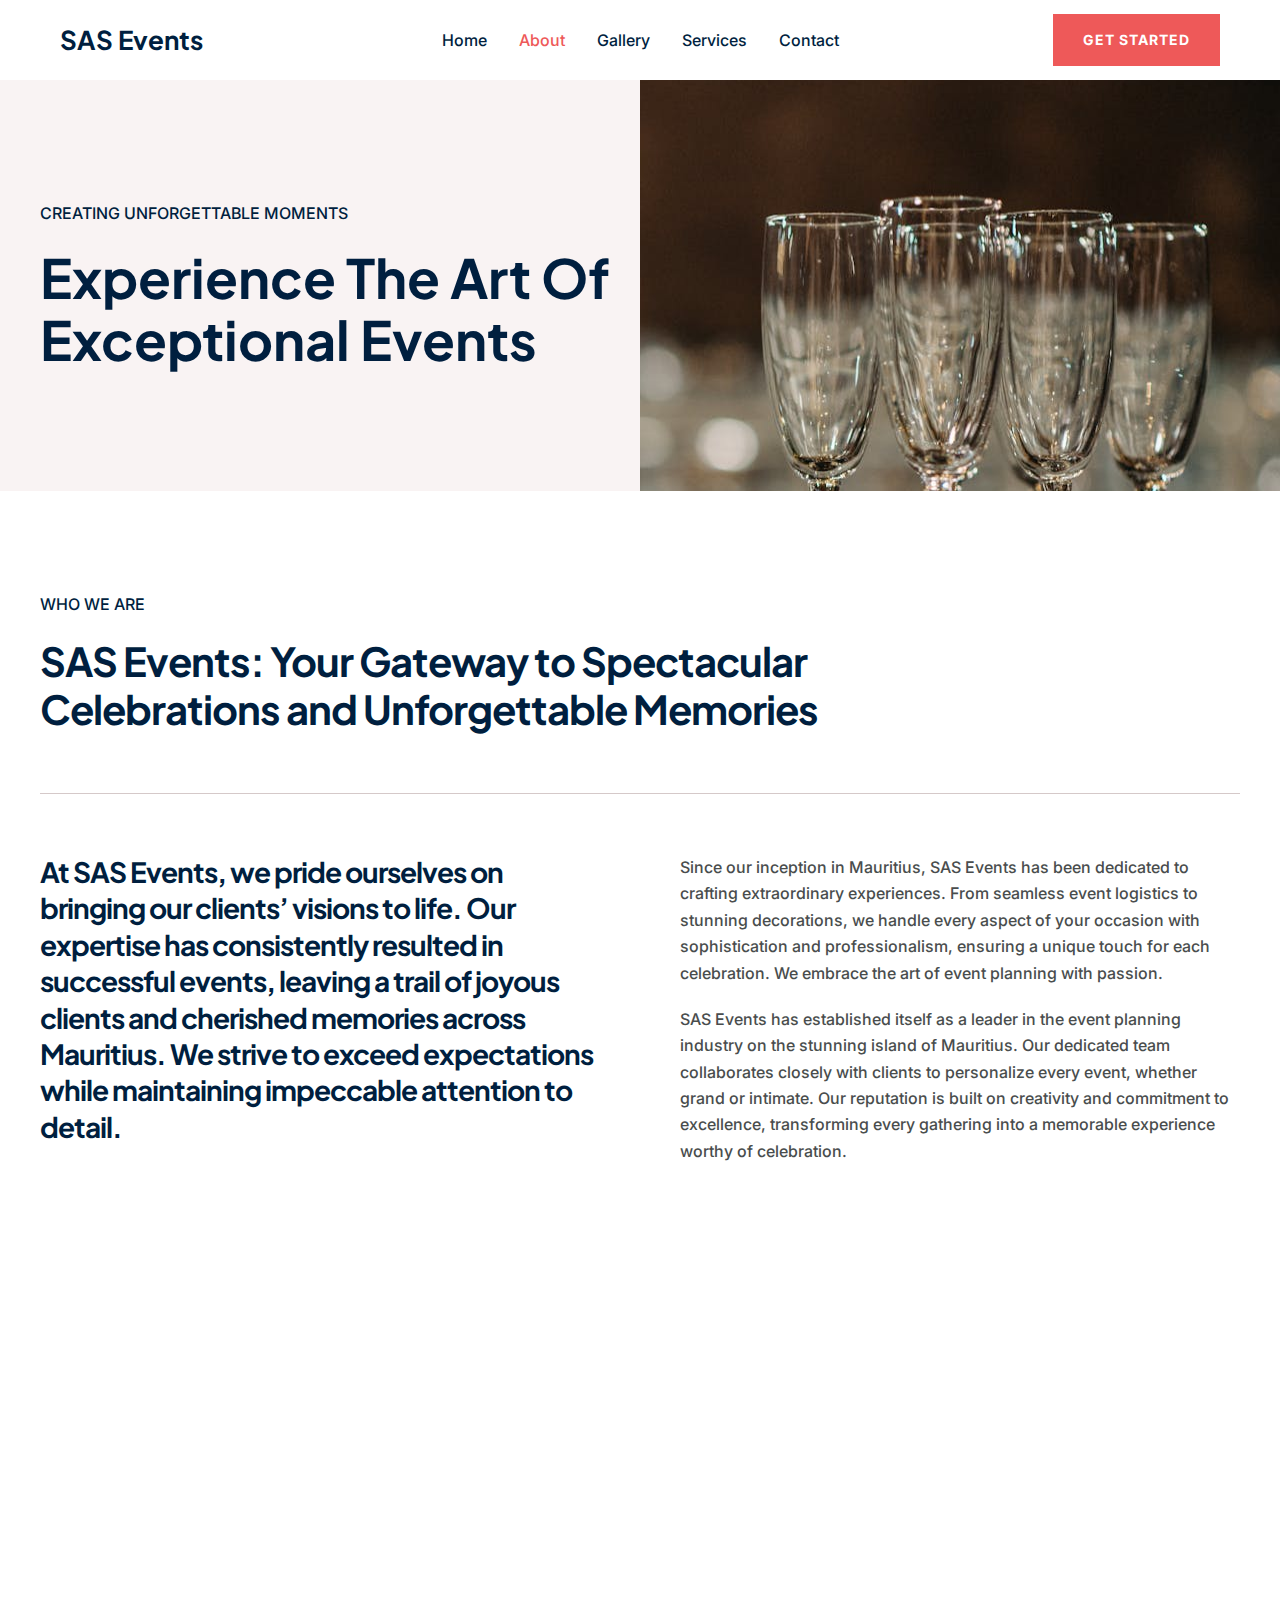
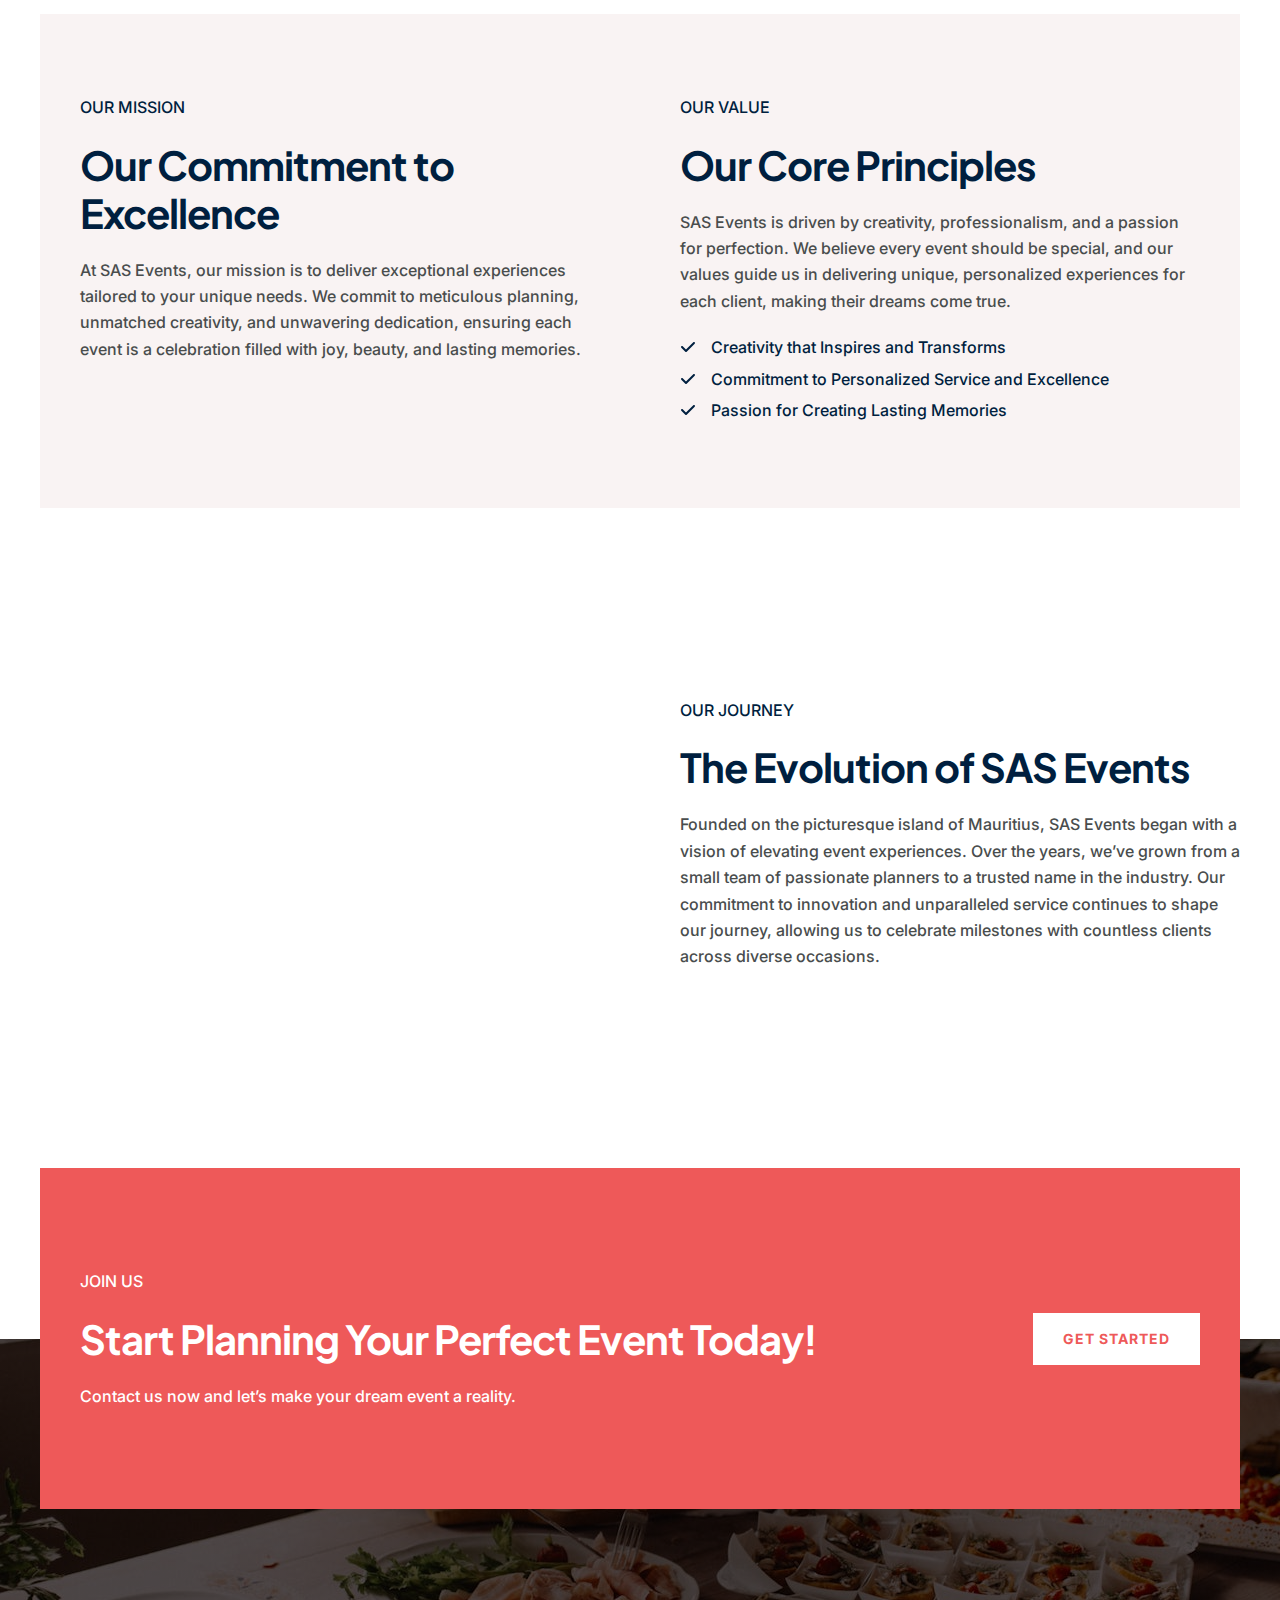
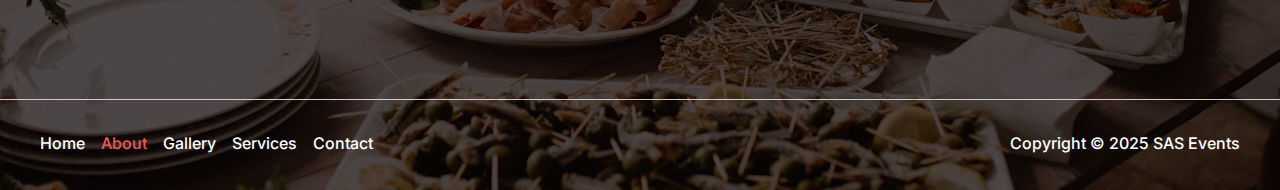
<file: about/index.html>
<!DOCTYPE html>
<html lang="en-US">
<head>
<meta charset="UTF-8">
<meta name="viewport" content="width=device-width, initial-scale=1">
	<link rel="profile" href="https://gmpg.org/xfn/11"> 
	<title>About &#8211; SAS Events</title>
<meta name="robots" content="max-image-preview:large">
	<style>img:is([sizes="auto" i], [sizes^="auto," i]) { contain-intrinsic-size: 3000px 1500px }</style>
	<link rel="dns-prefetch" href="//fonts.googleapis.com">
<link rel="alternate" type="application/rss+xml" title="SAS Events &raquo; Feed" href="/feed/">
<link rel="alternate" type="application/rss+xml" title="SAS Events &raquo; Comments Feed" href="/comments/feed/">
<script>
window._wpemojiSettings = {"baseUrl":"https:\/\/s.w.org\/images\/core\/emoji\/15.1.0\/72x72\/","ext":".png","svgUrl":"https:\/\/s.w.org\/images\/core\/emoji\/15.1.0\/svg\/","svgExt":".svg","source":{"concatemoji":"\/wp-includes\/js\/wp-emoji-release.min.js?ver=6.8.1"}};
/*! This file is auto-generated */
!function(i,n){var o,s,e;function c(e){try{var t={supportTests:e,timestamp:(new Date).valueOf()};sessionStorage.setItem(o,JSON.stringify(t))}catch(e){}}function p(e,t,n){e.clearRect(0,0,e.canvas.width,e.canvas.height),e.fillText(t,0,0);var t=new Uint32Array(e.getImageData(0,0,e.canvas.width,e.canvas.height).data),r=(e.clearRect(0,0,e.canvas.width,e.canvas.height),e.fillText(n,0,0),new Uint32Array(e.getImageData(0,0,e.canvas.width,e.canvas.height).data));return t.every(function(e,t){return e===r[t]})}function u(e,t,n){switch(t){case"flag":return n(e,"🏳️‍⚧️","🏳️​⚧️")?!1:!n(e,"🇺🇳","🇺​🇳")&&!n(e,"🏴󠁧󠁢󠁥󠁮󠁧󠁿","🏴​󠁧​󠁢​󠁥​󠁮​󠁧​󠁿");case"emoji":return!n(e,"🐦‍🔥","🐦​🔥")}return!1}function f(e,t,n){var r="undefined"!=typeof WorkerGlobalScope&&self instanceof WorkerGlobalScope?new OffscreenCanvas(300,150):i.createElement("canvas"),a=r.getContext("2d",{willReadFrequently:!0}),o=(a.textBaseline="top",a.font="600 32px Arial",{});return e.forEach(function(e){o[e]=t(a,e,n)}),o}function t(e){var t=i.createElement("script");t.src=e,t.defer=!0,i.head.appendChild(t)}"undefined"!=typeof Promise&&(o="wpEmojiSettingsSupports",s=["flag","emoji"],n.supports={everything:!0,everythingExceptFlag:!0},e=new Promise(function(e){i.addEventListener("DOMContentLoaded",e,{once:!0})}),new Promise(function(t){var n=function(){try{var e=JSON.parse(sessionStorage.getItem(o));if("object"==typeof e&&"number"==typeof e.timestamp&&(new Date).valueOf()<e.timestamp+604800&&"object"==typeof e.supportTests)return e.supportTests}catch(e){}return null}();if(!n){if("undefined"!=typeof Worker&&"undefined"!=typeof OffscreenCanvas&&"undefined"!=typeof URL&&URL.createObjectURL&&"undefined"!=typeof Blob)try{var e="postMessage("+f.toString()+"("+[JSON.stringify(s),u.toString(),p.toString()].join(",")+"));",r=new Blob([e],{type:"text/javascript"}),a=new Worker(URL.createObjectURL(r),{name:"wpTestEmojiSupports"});return void(a.onmessage=function(e){c(n=e.data),a.terminate(),t(n)})}catch(e){}c(n=f(s,u,p))}t(n)}).then(function(e){for(var t in e)n.supports[t]=e[t],n.supports.everything=n.supports.everything&&n.supports[t],"flag"!==t&&(n.supports.everythingExceptFlag=n.supports.everythingExceptFlag&&n.supports[t]);n.supports.everythingExceptFlag=n.supports.everythingExceptFlag&&!n.supports.flag,n.DOMReady=!1,n.readyCallback=function(){n.DOMReady=!0}}).then(function(){return e}).then(function(){var e;n.supports.everything||(n.readyCallback(),(e=n.source||{}).concatemoji?t(e.concatemoji):e.wpemoji&&e.twemoji&&(t(e.twemoji),t(e.wpemoji)))}))}((window,document),window._wpemojiSettings);
</script>
<link rel="stylesheet" id="astra-theme-css-css" href="/wp-content/themes/astra/assets/css/minified/main.min.css?ver=4.10.0" media="all">
<style id="astra-theme-css-inline-css">:root{--ast-post-nav-space:0;--ast-container-default-xlg-padding:2.5em;--ast-container-default-lg-padding:2.5em;--ast-container-default-slg-padding:2em;--ast-container-default-md-padding:2.5em;--ast-container-default-sm-padding:2.5em;--ast-container-default-xs-padding:2.4em;--ast-container-default-xxs-padding:1.8em;--ast-code-block-background:#ECEFF3;--ast-comment-inputs-background:#F9FAFB;--ast-normal-container-width:1200px;--ast-narrow-container-width:750px;--ast-blog-title-font-weight:600;--ast-blog-meta-weight:600;--ast-global-color-primary:var(--ast-global-color-5);--ast-global-color-secondary:var(--ast-global-color-4);--ast-global-color-alternate-background:var(--ast-global-color-7);--ast-global-color-subtle-background:var(--ast-global-color-6);--ast-bg-style-guide:#F8FAFC;--ast-shadow-style-guide:0px 0px 4px 0 #00000057;--ast-global-dark-bg-style:#fff;--ast-global-dark-lfs:#fbfbfb;--ast-widget-bg-color:#fafafa;--ast-wc-container-head-bg-color:#fbfbfb;--ast-title-layout-bg:#eeeeee;--ast-search-border-color:#e7e7e7;--ast-lifter-hover-bg:#e6e6e6;--ast-gallery-block-color:#000;--srfm-color-input-label:var(--ast-global-color-2);}html{font-size:100%;}a{color:var(--ast-global-color-0);}a:hover,a:focus{color:var(--ast-global-color-1);}body,button,input,select,textarea,.ast-button,.ast-custom-button{font-family:'Inter',sans-serif;font-weight:500;font-size:16px;font-size:1rem;line-height:var(--ast-body-line-height,1.65);}blockquote{color:var(--ast-global-color-3);}h1,.entry-content h1,h2,.entry-content h2,h3,.entry-content h3,h4,.entry-content h4,h5,.entry-content h5,h6,.entry-content h6,.site-title,.site-title a{font-family:'Plus Jakarta Sans',sans-serif;font-weight:700;}.ast-site-identity .site-title a{color:var(--ast-global-color-2);}.site-title{font-size:26px;font-size:1.625rem;display:block;}.site-header .site-description{font-size:15px;font-size:0.9375rem;display:none;}.entry-title{font-size:24px;font-size:1.5rem;}.ast-blog-single-element.ast-taxonomy-container a{font-size:14px;font-size:0.875rem;}.ast-blog-meta-container{font-size:13px;font-size:0.8125rem;}.archive .ast-article-post .ast-article-inner,.blog .ast-article-post .ast-article-inner,.archive .ast-article-post .ast-article-inner:hover,.blog .ast-article-post .ast-article-inner:hover{border-top-left-radius:0px;border-top-right-radius:0px;border-bottom-right-radius:0px;border-bottom-left-radius:0px;overflow:hidden;}h1,.entry-content h1{font-size:54px;font-size:3.375rem;font-weight:700;font-family:'Plus Jakarta Sans',sans-serif;line-height:1.15em;text-transform:capitalize;}h2,.entry-content h2{font-size:40px;font-size:2.5rem;font-weight:700;font-family:'Plus Jakarta Sans',sans-serif;line-height:1.2em;letter-spacing:-1px;}h3,.entry-content h3{font-size:28px;font-size:1.75rem;font-weight:700;font-family:'Plus Jakarta Sans',sans-serif;line-height:1.3em;letter-spacing:-1px;}h4,.entry-content h4{font-size:20px;font-size:1.25rem;line-height:1.3em;font-weight:700;font-family:'Plus Jakarta Sans',sans-serif;}h5,.entry-content h5{font-size:18px;font-size:1.125rem;line-height:1.45em;font-weight:700;font-family:'Plus Jakarta Sans',sans-serif;}h6,.entry-content h6{font-size:14px;font-size:0.875rem;line-height:1.6em;font-weight:700;font-family:'Plus Jakarta Sans',sans-serif;}::selection{background-color:var(--ast-global-color-0);color:#000000;}body,h1,.entry-title a,.entry-content h1,h2,.entry-content h2,h3,.entry-content h3,h4,.entry-content h4,h5,.entry-content h5,h6,.entry-content h6{color:var(--ast-global-color-3);}.tagcloud a:hover,.tagcloud a:focus,.tagcloud a.current-item{color:#000000;border-color:var(--ast-global-color-0);background-color:var(--ast-global-color-0);}input:focus,input[type="text"]:focus,input[type="email"]:focus,input[type="url"]:focus,input[type="password"]:focus,input[type="reset"]:focus,input[type="search"]:focus,textarea:focus{border-color:var(--ast-global-color-0);}input[type="radio"]:checked,input[type=reset],input[type="checkbox"]:checked,input[type="checkbox"]:hover:checked,input[type="checkbox"]:focus:checked,input[type=range]::-webkit-slider-thumb{border-color:var(--ast-global-color-0);background-color:var(--ast-global-color-0);box-shadow:none;}.site-footer a:hover + .post-count,.site-footer a:focus + .post-count{background:var(--ast-global-color-0);border-color:var(--ast-global-color-0);}.single .nav-links .nav-previous,.single .nav-links .nav-next{color:var(--ast-global-color-0);}.entry-meta,.entry-meta *{line-height:1.45;color:var(--ast-global-color-0);font-weight:600;}.entry-meta a:not(.ast-button):hover,.entry-meta a:not(.ast-button):hover *,.entry-meta a:not(.ast-button):focus,.entry-meta a:not(.ast-button):focus *,.page-links > .page-link,.page-links .page-link:hover,.post-navigation a:hover{color:var(--ast-global-color-1);}#cat option,.secondary .calendar_wrap thead a,.secondary .calendar_wrap thead a:visited{color:var(--ast-global-color-0);}.secondary .calendar_wrap #today,.ast-progress-val span{background:var(--ast-global-color-0);}.secondary a:hover + .post-count,.secondary a:focus + .post-count{background:var(--ast-global-color-0);border-color:var(--ast-global-color-0);}.calendar_wrap #today > a{color:#000000;}.page-links .page-link,.single .post-navigation a{color:var(--ast-global-color-3);}.ast-search-menu-icon .search-form button.search-submit{padding:0 4px;}.ast-search-menu-icon form.search-form{padding-right:0;}.ast-search-menu-icon.slide-search input.search-field{width:0;}.ast-header-search .ast-search-menu-icon.ast-dropdown-active .search-form,.ast-header-search .ast-search-menu-icon.ast-dropdown-active .search-field:focus{transition:all 0.2s;}.search-form input.search-field:focus{outline:none;}.ast-search-menu-icon .search-form button.search-submit:focus,.ast-theme-transparent-header .ast-header-search .ast-dropdown-active .ast-icon,.ast-theme-transparent-header .ast-inline-search .search-field:focus .ast-icon{color:var(--ast-global-color-1);}.ast-header-search .slide-search .search-form{border:2px solid var(--ast-global-color-0);}.ast-header-search .slide-search .search-field{background-color:(--ast-global-dark-bg-style);}.ast-archive-title{color:var(--ast-global-color-2);}.widget-title{font-size:22px;font-size:1.375rem;color:var(--ast-global-color-2);}.ast-single-post .entry-content a,.ast-comment-content a:not(.ast-comment-edit-reply-wrap a){text-decoration:underline;}.ast-single-post .elementor-widget-button .elementor-button,.ast-single-post .entry-content .uagb-tab a,.ast-single-post .entry-content .uagb-ifb-cta a,.ast-single-post .entry-content .uabb-module-content a,.ast-single-post .entry-content .uagb-post-grid a,.ast-single-post .entry-content .uagb-timeline a,.ast-single-post .entry-content .uagb-toc__wrap a,.ast-single-post .entry-content .uagb-taxomony-box a,.ast-single-post .entry-content .woocommerce a,.entry-content .wp-block-latest-posts > li > a,.ast-single-post .entry-content .wp-block-file__button,li.ast-post-filter-single,.ast-single-post .ast-comment-content .comment-reply-link,.ast-single-post .ast-comment-content .comment-edit-link{text-decoration:none;}.ast-search-menu-icon.slide-search a:focus-visible:focus-visible,.astra-search-icon:focus-visible,#close:focus-visible,a:focus-visible,.ast-menu-toggle:focus-visible,.site .skip-link:focus-visible,.wp-block-loginout input:focus-visible,.wp-block-search.wp-block-search__button-inside .wp-block-search__inside-wrapper,.ast-header-navigation-arrow:focus-visible,.woocommerce .wc-proceed-to-checkout > .checkout-button:focus-visible,.woocommerce .woocommerce-MyAccount-navigation ul li a:focus-visible,.ast-orders-table__row .ast-orders-table__cell:focus-visible,.woocommerce .woocommerce-order-details .order-again > .button:focus-visible,.woocommerce .woocommerce-message a.button.wc-forward:focus-visible,.woocommerce #minus_qty:focus-visible,.woocommerce #plus_qty:focus-visible,a#ast-apply-coupon:focus-visible,.woocommerce .woocommerce-info a:focus-visible,.woocommerce .astra-shop-summary-wrap a:focus-visible,.woocommerce a.wc-forward:focus-visible,#ast-apply-coupon:focus-visible,.woocommerce-js .woocommerce-mini-cart-item a.remove:focus-visible,#close:focus-visible,.button.search-submit:focus-visible,#search_submit:focus,.normal-search:focus-visible,.ast-header-account-wrap:focus-visible,.woocommerce .ast-on-card-button.ast-quick-view-trigger:focus{outline-style:dotted;outline-color:inherit;outline-width:thin;}input:focus,input[type="text"]:focus,input[type="email"]:focus,input[type="url"]:focus,input[type="password"]:focus,input[type="reset"]:focus,input[type="search"]:focus,input[type="number"]:focus,textarea:focus,.wp-block-search__input:focus,[data-section="section-header-mobile-trigger"] .ast-button-wrap .ast-mobile-menu-trigger-minimal:focus,.ast-mobile-popup-drawer.active .menu-toggle-close:focus,.woocommerce-ordering select.orderby:focus,#ast-scroll-top:focus,#coupon_code:focus,.woocommerce-page #comment:focus,.woocommerce #reviews #respond input#submit:focus,.woocommerce a.add_to_cart_button:focus,.woocommerce .button.single_add_to_cart_button:focus,.woocommerce .woocommerce-cart-form button:focus,.woocommerce .woocommerce-cart-form__cart-item .quantity .qty:focus,.woocommerce .woocommerce-billing-fields .woocommerce-billing-fields__field-wrapper .woocommerce-input-wrapper > .input-text:focus,.woocommerce #order_comments:focus,.woocommerce #place_order:focus,.woocommerce .woocommerce-address-fields .woocommerce-address-fields__field-wrapper .woocommerce-input-wrapper > .input-text:focus,.woocommerce .woocommerce-MyAccount-content form button:focus,.woocommerce .woocommerce-MyAccount-content .woocommerce-EditAccountForm .woocommerce-form-row .woocommerce-Input.input-text:focus,.woocommerce .ast-woocommerce-container .woocommerce-pagination ul.page-numbers li a:focus,body #content .woocommerce form .form-row .select2-container--default .select2-selection--single:focus,#ast-coupon-code:focus,.woocommerce.woocommerce-js .quantity input[type=number]:focus,.woocommerce-js .woocommerce-mini-cart-item .quantity input[type=number]:focus,.woocommerce p#ast-coupon-trigger:focus{border-style:dotted;border-color:inherit;border-width:thin;}input{outline:none;}.ast-logo-title-inline .site-logo-img{padding-right:1em;}body .ast-oembed-container *{position:absolute;top:0;width:100%;height:100%;left:0;}body .wp-block-embed-pocket-casts .ast-oembed-container *{position:unset;}.ast-single-post-featured-section + article {margin-top: 2em;}.site-content .ast-single-post-featured-section img {width: 100%;overflow: hidden;object-fit: cover;}.ast-separate-container .site-content .ast-single-post-featured-section + article {margin-top: -80px;z-index: 9;position: relative;border-radius: 4px;}@media (min-width: 922px) {.ast-no-sidebar .site-content .ast-article-image-container--wide {margin-left: -120px;margin-right: -120px;max-width: unset;width: unset;}.ast-left-sidebar .site-content .ast-article-image-container--wide,.ast-right-sidebar .site-content .ast-article-image-container--wide {margin-left: -10px;margin-right: -10px;}.site-content .ast-article-image-container--full {margin-left: calc( -50vw + 50%);margin-right: calc( -50vw + 50%);max-width: 100vw;width: 100vw;}.ast-left-sidebar .site-content .ast-article-image-container--full,.ast-right-sidebar .site-content .ast-article-image-container--full {margin-left: -10px;margin-right: -10px;max-width: inherit;width: auto;}}.site > .ast-single-related-posts-container {margin-top: 0;}@media (min-width: 922px) {.ast-desktop .ast-container--narrow {max-width: var(--ast-narrow-container-width);margin: 0 auto;}}input[type="text"],input[type="number"],input[type="email"],input[type="url"],input[type="password"],input[type="search"],input[type=reset],input[type=tel],input[type=date],select,textarea{font-size:16px;font-style:normal;font-weight:400;line-height:24px;width:100%;padding:12px 16px;border-radius:4px;box-shadow:0px 1px 2px 0px rgba(0,0,0,0.05);color:var(--ast-form-input-text,#475569);}input[type="text"],input[type="number"],input[type="email"],input[type="url"],input[type="password"],input[type="search"],input[type=reset],input[type=tel],input[type=date],select{height:40px;}input[type="date"]{border-width:1px;border-style:solid;border-color:var(--ast-border-color);background:var( --ast-global-color-secondary,--ast-global-color-5 );}input[type="text"]:focus,input[type="number"]:focus,input[type="email"]:focus,input[type="url"]:focus,input[type="password"]:focus,input[type="search"]:focus,input[type=reset]:focus,input[type="tel"]:focus,input[type="date"]:focus,select:focus,textarea:focus{border-color:#046BD2;box-shadow:none;outline:none;color:var(--ast-form-input-focus-text,#475569);}label,legend{color:#111827;font-size:14px;font-style:normal;font-weight:500;line-height:20px;}select{padding:6px 10px;}fieldset{padding:30px;border-radius:4px;}button,.ast-button,.button,input[type="button"],input[type="reset"],input[type="submit"]{border-radius:4px;box-shadow:0px 1px 2px 0px rgba(0,0,0,0.05);}:root{--ast-comment-inputs-background:#FFF;}::placeholder{color:var(--ast-form-field-color,#9CA3AF);}::-ms-input-placeholder{color:var(--ast-form-field-color,#9CA3AF);}@media (max-width:921.9px){#ast-desktop-header{display:none;}}@media (min-width:922px){#ast-mobile-header{display:none;}}.wp-block-buttons.aligncenter{justify-content:center;}@media (max-width:921px){.ast-theme-transparent-header #primary,.ast-theme-transparent-header #secondary{padding:0;}}@media (max-width:921px){.ast-plain-container.ast-no-sidebar #primary{padding:0;}}.ast-plain-container.ast-no-sidebar #primary{margin-top:0;margin-bottom:0;}@media (max-width:921px){.ast-separate-container #primary,.ast-narrow-container #primary{padding-top:0px;}}@media (max-width:544px){.ast-separate-container #primary,.ast-narrow-container #primary{padding-top:0px;}}@media (max-width:921px){.ast-separate-container #primary,.ast-narrow-container #primary{padding-bottom:0px;}}@media (max-width:544px){.ast-separate-container #primary,.ast-narrow-container #primary{padding-bottom:0px;}}.wp-block-button.is-style-outline .wp-block-button__link{border-color:var(--ast-global-color-0);border-top-width:2px;border-right-width:2px;border-bottom-width:2px;border-left-width:2px;}div.wp-block-button.is-style-outline > .wp-block-button__link:not(.has-text-color),div.wp-block-button.wp-block-button__link.is-style-outline:not(.has-text-color){color:var(--ast-global-color-0);}.wp-block-button.is-style-outline .wp-block-button__link:hover,.wp-block-buttons .wp-block-button.is-style-outline .wp-block-button__link:focus,.wp-block-buttons .wp-block-button.is-style-outline > .wp-block-button__link:not(.has-text-color):hover,.wp-block-buttons .wp-block-button.wp-block-button__link.is-style-outline:not(.has-text-color):hover{color:#ffffff;background-color:var(--ast-global-color-1);border-color:var(--ast-global-color-1);}.post-page-numbers.current .page-link,.ast-pagination .page-numbers.current{color:#000000;border-color:var(--ast-global-color-0);background-color:var(--ast-global-color-0);}.wp-block-button.is-style-outline .wp-block-button__link{border-top-width:2px;border-right-width:2px;border-bottom-width:2px;border-left-width:2px;}.wp-block-buttons .wp-block-button.is-style-outline .wp-block-button__link.wp-element-button,.ast-outline-button,.wp-block-uagb-buttons-child .uagb-buttons-repeater.ast-outline-button{border-color:var(--ast-global-color-0);border-top-width:2px;border-right-width:2px;border-bottom-width:2px;border-left-width:2px;font-family:inherit;font-weight:700;font-size:14px;font-size:0.875rem;line-height:1.6em;letter-spacing:1px;padding-top:13px;padding-right:28px;padding-bottom:13px;padding-left:28px;border-top-left-radius:0px;border-top-right-radius:0px;border-bottom-right-radius:0px;border-bottom-left-radius:0px;}.wp-block-buttons .wp-block-button.is-style-outline > .wp-block-button__link:not(.has-text-color),.wp-block-buttons .wp-block-button.wp-block-button__link.is-style-outline:not(.has-text-color),.ast-outline-button{color:var(--ast-global-color-0);}.wp-block-button.is-style-outline .wp-block-button__link:hover,.wp-block-buttons .wp-block-button.is-style-outline .wp-block-button__link:focus,.wp-block-buttons .wp-block-button.is-style-outline > .wp-block-button__link:not(.has-text-color):hover,.wp-block-buttons .wp-block-button.wp-block-button__link.is-style-outline:not(.has-text-color):hover,.ast-outline-button:hover,.ast-outline-button:focus,.wp-block-uagb-buttons-child .uagb-buttons-repeater.ast-outline-button:hover,.wp-block-uagb-buttons-child .uagb-buttons-repeater.ast-outline-button:focus{color:#ffffff;background-color:var(--ast-global-color-1);border-color:var(--ast-global-color-1);}.ast-single-post .entry-content a.ast-outline-button,.ast-single-post .entry-content .is-style-outline>.wp-block-button__link{text-decoration:none;}.wp-block-button .wp-block-button__link.wp-element-button.is-style-outline:not(.has-background),.wp-block-button.is-style-outline>.wp-block-button__link.wp-element-button:not(.has-background),.ast-outline-button{background-color:rgba(0,0,0,0);}.uagb-buttons-repeater.ast-outline-button{border-radius:9999px;}@media (max-width:921px){.wp-block-buttons .wp-block-button.is-style-outline .wp-block-button__link.wp-element-button,.ast-outline-button,.wp-block-uagb-buttons-child .uagb-buttons-repeater.ast-outline-button{font-size:14px;font-size:0.875rem;padding-top:13px;padding-right:26px;padding-bottom:13px;padding-left:26px;}}@media (max-width:544px){.wp-block-buttons .wp-block-button.is-style-outline .wp-block-button__link.wp-element-button,.ast-outline-button,.wp-block-uagb-buttons-child .uagb-buttons-repeater.ast-outline-button{font-size:14px;font-size:0.875rem;padding-top:13px;padding-right:26px;padding-bottom:13px;padding-left:26px;}}.entry-content[data-ast-blocks-layout] > figure{margin-bottom:1em;}h1.widget-title{font-weight:700;}h2.widget-title{font-weight:700;}h3.widget-title{font-weight:700;}.elementor-widget-container .elementor-loop-container .e-loop-item[data-elementor-type="loop-item"]{width:100%;} .content-area .elementor-widget-theme-post-content h1,.content-area .elementor-widget-theme-post-content h2,.content-area .elementor-widget-theme-post-content h3,.content-area .elementor-widget-theme-post-content h4,.content-area .elementor-widget-theme-post-content h5,.content-area .elementor-widget-theme-post-content h6{margin-top:1.5em;margin-bottom:calc(0.3em + 10px);}#page{display:flex;flex-direction:column;min-height:100vh;}.ast-404-layout-1 h1.page-title{color:var(--ast-global-color-2);}.single .post-navigation a{line-height:1em;height:inherit;}.error-404 .page-sub-title{font-size:1.5rem;font-weight:inherit;}.search .site-content .content-area .search-form{margin-bottom:0;}#page .site-content{flex-grow:1;}.widget{margin-bottom:1.25em;}#secondary li{line-height:1.5em;}#secondary .wp-block-group h2{margin-bottom:0.7em;}#secondary h2{font-size:1.7rem;}.ast-separate-container .ast-article-post,.ast-separate-container .ast-article-single,.ast-separate-container .comment-respond{padding:3em;}.ast-separate-container .ast-article-single .ast-article-single{padding:0;}.ast-article-single .wp-block-post-template-is-layout-grid{padding-left:0;}.ast-separate-container .comments-title,.ast-narrow-container .comments-title{padding:1.5em 2em;}.ast-page-builder-template .comment-form-textarea,.ast-comment-formwrap .ast-grid-common-col{padding:0;}.ast-comment-formwrap{padding:0;display:inline-flex;column-gap:20px;width:100%;margin-left:0;margin-right:0;}.comments-area textarea#comment:focus,.comments-area textarea#comment:active,.comments-area .ast-comment-formwrap input[type="text"]:focus,.comments-area .ast-comment-formwrap input[type="text"]:active {box-shadow:none;outline:none;}.archive.ast-page-builder-template .entry-header{margin-top:2em;}.ast-page-builder-template .ast-comment-formwrap{width:100%;}.entry-title{margin-bottom:0.6em;}.ast-archive-description p{font-size:inherit;font-weight:inherit;line-height:inherit;}.ast-separate-container .ast-comment-list li.depth-1,.hentry{margin-bottom:1.5em;}.site-content section.ast-archive-description{margin-bottom:2em;}@media (min-width:921px){.ast-left-sidebar.ast-page-builder-template #secondary,.archive.ast-right-sidebar.ast-page-builder-template .site-main{padding-left:20px;padding-right:20px;}}@media (max-width:544px){.ast-comment-formwrap.ast-row{column-gap:10px;display:inline-block;}#ast-commentform .ast-grid-common-col{position:relative;width:100%;}}@media (min-width:1201px){.ast-separate-container .ast-article-post,.ast-separate-container .ast-article-single,.ast-separate-container .ast-author-box,.ast-separate-container .ast-404-layout-1,.ast-separate-container .no-results{padding:3em;}} .content-area .elementor-widget-theme-post-content h1,.content-area .elementor-widget-theme-post-content h2,.content-area .elementor-widget-theme-post-content h3,.content-area .elementor-widget-theme-post-content h4,.content-area .elementor-widget-theme-post-content h5,.content-area .elementor-widget-theme-post-content h6{margin-top:1.5em;margin-bottom:calc(0.3em + 10px);}.elementor-loop-container .e-loop-item,.elementor-loop-container .ast-separate-container .ast-article-post,.elementor-loop-container .ast-separate-container .ast-article-single,.elementor-loop-container .ast-separate-container .comment-respond{padding:0px;}@media (max-width:921px){.ast-separate-container #primary,.ast-separate-container #secondary{padding:1.5em 0;}#primary,#secondary{padding:1.5em 0;margin:0;}.ast-left-sidebar #content > .ast-container{display:flex;flex-direction:column-reverse;width:100%;}}@media (min-width:922px){.ast-separate-container.ast-right-sidebar #primary,.ast-separate-container.ast-left-sidebar #primary{border:0;}.search-no-results.ast-separate-container #primary{margin-bottom:4em;}}.wp-block-button .wp-block-button__link{color:#ffffff;}.wp-block-button .wp-block-button__link:hover,.wp-block-button .wp-block-button__link:focus{color:#ffffff;background-color:var(--ast-global-color-1);border-color:var(--ast-global-color-1);}.elementor-widget-heading h1.elementor-heading-title{line-height:1.15em;}.elementor-widget-heading h2.elementor-heading-title{line-height:1.2em;}.elementor-widget-heading h3.elementor-heading-title{line-height:1.3em;}.elementor-widget-heading h4.elementor-heading-title{line-height:1.3em;}.elementor-widget-heading h5.elementor-heading-title{line-height:1.45em;}.elementor-widget-heading h6.elementor-heading-title{line-height:1.6em;}.wp-block-button .wp-block-button__link,.wp-block-search .wp-block-search__button,body .wp-block-file .wp-block-file__button{border-style:solid;border-top-width:2px;border-right-width:2px;border-left-width:2px;border-bottom-width:2px;border-color:var(--ast-global-color-0);background-color:var(--ast-global-color-0);color:#ffffff;font-family:inherit;font-weight:700;line-height:1.6em;text-transform:uppercase;letter-spacing:1px;font-size:14px;font-size:0.875rem;border-top-left-radius:0px;border-top-right-radius:0px;border-bottom-right-radius:0px;border-bottom-left-radius:0px;padding-top:13px;padding-right:28px;padding-bottom:13px;padding-left:28px;}.ast-single-post .entry-content .wp-block-button .wp-block-button__link,.ast-single-post .entry-content .wp-block-search .wp-block-search__button,body .entry-content .wp-block-file .wp-block-file__button{text-decoration:none;}@media (max-width:921px){.wp-block-button .wp-block-button__link,.wp-block-search .wp-block-search__button,body .wp-block-file .wp-block-file__button{font-size:14px;font-size:0.875rem;padding-top:13px;padding-right:26px;padding-bottom:13px;padding-left:26px;}}@media (max-width:544px){.wp-block-button .wp-block-button__link,.wp-block-search .wp-block-search__button,body .wp-block-file .wp-block-file__button{font-size:14px;font-size:0.875rem;padding-top:13px;padding-right:26px;padding-bottom:13px;padding-left:26px;}}.menu-toggle,button,.ast-button,.ast-custom-button,.button,input#submit,input[type="button"],input[type="submit"],input[type="reset"],#comments .submit,.search .search-submit,form[CLASS*="wp-block-search__"].wp-block-search .wp-block-search__inside-wrapper .wp-block-search__button,body .wp-block-file .wp-block-file__button,.search .search-submit,.woocommerce-js a.button,.woocommerce button.button,.woocommerce .woocommerce-message a.button,.woocommerce #respond input#submit.alt,.woocommerce input.button.alt,.woocommerce input.button,.woocommerce input.button:disabled,.woocommerce input.button:disabled[disabled],.woocommerce input.button:disabled:hover,.woocommerce input.button:disabled[disabled]:hover,.woocommerce #respond input#submit,.woocommerce button.button.alt.disabled,.wc-block-grid__products .wc-block-grid__product .wp-block-button__link,.wc-block-grid__product-onsale,[CLASS*="wc-block"] button,.woocommerce-js .astra-cart-drawer .astra-cart-drawer-content .woocommerce-mini-cart__buttons .button:not(.checkout):not(.ast-continue-shopping),.woocommerce-js .astra-cart-drawer .astra-cart-drawer-content .woocommerce-mini-cart__buttons a.checkout,.woocommerce button.button.alt.disabled.wc-variation-selection-needed,[CLASS*="wc-block"] .wc-block-components-button{border-style:solid;border-top-width:2px;border-right-width:2px;border-left-width:2px;border-bottom-width:2px;color:#ffffff;border-color:var(--ast-global-color-0);background-color:var(--ast-global-color-0);padding-top:13px;padding-right:28px;padding-bottom:13px;padding-left:28px;font-family:inherit;font-weight:700;font-size:14px;font-size:0.875rem;line-height:1.6em;text-transform:uppercase;letter-spacing:1px;border-top-left-radius:0px;border-top-right-radius:0px;border-bottom-right-radius:0px;border-bottom-left-radius:0px;}button:focus,.menu-toggle:hover,button:hover,.ast-button:hover,.ast-custom-button:hover .button:hover,.ast-custom-button:hover ,input[type=reset]:hover,input[type=reset]:focus,input#submit:hover,input#submit:focus,input[type="button"]:hover,input[type="button"]:focus,input[type="submit"]:hover,input[type="submit"]:focus,form[CLASS*="wp-block-search__"].wp-block-search .wp-block-search__inside-wrapper .wp-block-search__button:hover,form[CLASS*="wp-block-search__"].wp-block-search .wp-block-search__inside-wrapper .wp-block-search__button:focus,body .wp-block-file .wp-block-file__button:hover,body .wp-block-file .wp-block-file__button:focus,.woocommerce-js a.button:hover,.woocommerce button.button:hover,.woocommerce .woocommerce-message a.button:hover,.woocommerce #respond input#submit:hover,.woocommerce #respond input#submit.alt:hover,.woocommerce input.button.alt:hover,.woocommerce input.button:hover,.woocommerce button.button.alt.disabled:hover,.wc-block-grid__products .wc-block-grid__product .wp-block-button__link:hover,[CLASS*="wc-block"] button:hover,.woocommerce-js .astra-cart-drawer .astra-cart-drawer-content .woocommerce-mini-cart__buttons .button:not(.checkout):not(.ast-continue-shopping):hover,.woocommerce-js .astra-cart-drawer .astra-cart-drawer-content .woocommerce-mini-cart__buttons a.checkout:hover,.woocommerce button.button.alt.disabled.wc-variation-selection-needed:hover,[CLASS*="wc-block"] .wc-block-components-button:hover,[CLASS*="wc-block"] .wc-block-components-button:focus{color:#ffffff;background-color:var(--ast-global-color-1);border-color:var(--ast-global-color-1);}form[CLASS*="wp-block-search__"].wp-block-search .wp-block-search__inside-wrapper .wp-block-search__button.has-icon{padding-top:calc(13px - 3px);padding-right:calc(28px - 3px);padding-bottom:calc(13px - 3px);padding-left:calc(28px - 3px);}@media (max-width:921px){.menu-toggle,button,.ast-button,.ast-custom-button,.button,input#submit,input[type="button"],input[type="submit"],input[type="reset"],#comments .submit,.search .search-submit,form[CLASS*="wp-block-search__"].wp-block-search .wp-block-search__inside-wrapper .wp-block-search__button,body .wp-block-file .wp-block-file__button,.search .search-submit,.woocommerce-js a.button,.woocommerce button.button,.woocommerce .woocommerce-message a.button,.woocommerce #respond input#submit.alt,.woocommerce input.button.alt,.woocommerce input.button,.woocommerce input.button:disabled,.woocommerce input.button:disabled[disabled],.woocommerce input.button:disabled:hover,.woocommerce input.button:disabled[disabled]:hover,.woocommerce #respond input#submit,.woocommerce button.button.alt.disabled,.wc-block-grid__products .wc-block-grid__product .wp-block-button__link,.wc-block-grid__product-onsale,[CLASS*="wc-block"] button,.woocommerce-js .astra-cart-drawer .astra-cart-drawer-content .woocommerce-mini-cart__buttons .button:not(.checkout):not(.ast-continue-shopping),.woocommerce-js .astra-cart-drawer .astra-cart-drawer-content .woocommerce-mini-cart__buttons a.checkout,.woocommerce button.button.alt.disabled.wc-variation-selection-needed,[CLASS*="wc-block"] .wc-block-components-button{padding-top:13px;padding-right:26px;padding-bottom:13px;padding-left:26px;font-size:14px;font-size:0.875rem;}}@media (max-width:544px){.menu-toggle,button,.ast-button,.ast-custom-button,.button,input#submit,input[type="button"],input[type="submit"],input[type="reset"],#comments .submit,.search .search-submit,form[CLASS*="wp-block-search__"].wp-block-search .wp-block-search__inside-wrapper .wp-block-search__button,body .wp-block-file .wp-block-file__button,.search .search-submit,.woocommerce-js a.button,.woocommerce button.button,.woocommerce .woocommerce-message a.button,.woocommerce #respond input#submit.alt,.woocommerce input.button.alt,.woocommerce input.button,.woocommerce input.button:disabled,.woocommerce input.button:disabled[disabled],.woocommerce input.button:disabled:hover,.woocommerce input.button:disabled[disabled]:hover,.woocommerce #respond input#submit,.woocommerce button.button.alt.disabled,.wc-block-grid__products .wc-block-grid__product .wp-block-button__link,.wc-block-grid__product-onsale,[CLASS*="wc-block"] button,.woocommerce-js .astra-cart-drawer .astra-cart-drawer-content .woocommerce-mini-cart__buttons .button:not(.checkout):not(.ast-continue-shopping),.woocommerce-js .astra-cart-drawer .astra-cart-drawer-content .woocommerce-mini-cart__buttons a.checkout,.woocommerce button.button.alt.disabled.wc-variation-selection-needed,[CLASS*="wc-block"] .wc-block-components-button{padding-top:13px;padding-right:26px;padding-bottom:13px;padding-left:26px;font-size:14px;font-size:0.875rem;}}@media (max-width:921px){.menu-toggle,button,.ast-button,.button,input#submit,input[type="button"],input[type="submit"],input[type="reset"]{font-size:14px;font-size:0.875rem;}.ast-mobile-header-stack .main-header-bar .ast-search-menu-icon{display:inline-block;}.ast-header-break-point.ast-header-custom-item-outside .ast-mobile-header-stack .main-header-bar .ast-search-icon{margin:0;}.ast-comment-avatar-wrap img{max-width:2.5em;}.ast-comment-meta{padding:0 1.8888em 1.3333em;}}@media (min-width:544px){.ast-container{max-width:100%;}}@media (max-width:544px){.ast-separate-container .ast-article-post,.ast-separate-container .ast-article-single,.ast-separate-container .comments-title,.ast-separate-container .ast-archive-description{padding:1.5em 1em;}.ast-separate-container #content .ast-container{padding-left:0.54em;padding-right:0.54em;}.ast-separate-container .ast-comment-list .bypostauthor{padding:.5em;}.ast-search-menu-icon.ast-dropdown-active .search-field{width:170px;}.menu-toggle,button,.ast-button,.button,input#submit,input[type="button"],input[type="submit"],input[type="reset"]{font-size:14px;font-size:0.875rem;}} #ast-mobile-header .ast-site-header-cart-li a{pointer-events:none;}@media (max-width:921px){.site-title{font-size:24px;font-size:1.5rem;display:block;}.site-header .site-description{display:none;}.entry-title{font-size:22px;font-size:1.375rem;}h1,.entry-content h1{font-size:40px;}h2,.entry-content h2{font-size:30px;}h3,.entry-content h3{font-size:22px;}h4,.entry-content h4{font-size:18px;font-size:1.125rem;}h5,.entry-content h5{font-size:16px;font-size:1rem;}h6,.entry-content h6{font-size:14px;font-size:0.875rem;}}@media (max-width:544px){.site-title{font-size:22px;font-size:1.375rem;display:block;}.site-header .site-description{display:none;}.entry-title{font-size:18px;font-size:1.125rem;}h1,.entry-content h1{font-size:32px;}h2,.entry-content h2{font-size:24px;}h3,.entry-content h3{font-size:20px;}h4,.entry-content h4{font-size:18px;font-size:1.125rem;}h5,.entry-content h5{font-size:16px;font-size:1rem;}h6,.entry-content h6{font-size:14px;font-size:0.875rem;}}@media (max-width:921px){html{font-size:91.2%;}}@media (max-width:544px){html{font-size:91.2%;}}@media (min-width:922px){.ast-container{max-width:1240px;}}@media (min-width:922px){.site-content .ast-container{display:flex;}}@media (max-width:921px){.site-content .ast-container{flex-direction:column;}}.entry-content h1,.entry-content h2,.entry-content h3,.entry-content h4,.entry-content h5,.entry-content h6{clear:none;}@media (min-width:922px){.main-header-menu .sub-menu .menu-item.ast-left-align-sub-menu:hover > .sub-menu,.main-header-menu .sub-menu .menu-item.ast-left-align-sub-menu.focus > .sub-menu{margin-left:-0px;}}.entry-content li > p{margin-bottom:0;}.site .comments-area{padding-bottom:2em;margin-top:2em;}.wp-block-file {display: flex;align-items: center;flex-wrap: wrap;justify-content: space-between;}.wp-block-pullquote {border: none;}.wp-block-pullquote blockquote::before {content: "\201D";font-family: "Helvetica",sans-serif;display: flex;transform: rotate( 180deg );font-size: 6rem;font-style: normal;line-height: 1;font-weight: bold;align-items: center;justify-content: center;}.has-text-align-right > blockquote::before {justify-content: flex-start;}.has-text-align-left > blockquote::before {justify-content: flex-end;}figure.wp-block-pullquote.is-style-solid-color blockquote {max-width: 100%;text-align: inherit;}:root {--wp--custom--ast-default-block-top-padding: 100px;--wp--custom--ast-default-block-right-padding: 80px;--wp--custom--ast-default-block-bottom-padding: 100px;--wp--custom--ast-default-block-left-padding: 80px;--wp--custom--ast-container-width: 1200px;--wp--custom--ast-content-width-size: 1200px;--wp--custom--ast-wide-width-size: calc(1200px + var(--wp--custom--ast-default-block-left-padding) + var(--wp--custom--ast-default-block-right-padding));}.ast-narrow-container {--wp--custom--ast-content-width-size: 750px;--wp--custom--ast-wide-width-size: 750px;}@media(max-width: 921px) {:root {--wp--custom--ast-default-block-top-padding: 50px;--wp--custom--ast-default-block-right-padding: 50px;--wp--custom--ast-default-block-bottom-padding: 50px;--wp--custom--ast-default-block-left-padding: 50px;}}@media(max-width: 544px) {:root {--wp--custom--ast-default-block-top-padding: 50px;--wp--custom--ast-default-block-right-padding: 30px;--wp--custom--ast-default-block-bottom-padding: 50px;--wp--custom--ast-default-block-left-padding: 30px;}}.entry-content > .wp-block-group,.entry-content > .wp-block-cover,.entry-content > .wp-block-columns {padding-top: var(--wp--custom--ast-default-block-top-padding);padding-right: var(--wp--custom--ast-default-block-right-padding);padding-bottom: var(--wp--custom--ast-default-block-bottom-padding);padding-left: var(--wp--custom--ast-default-block-left-padding);}.ast-plain-container.ast-no-sidebar .entry-content > .alignfull,.ast-page-builder-template .ast-no-sidebar .entry-content > .alignfull {margin-left: calc( -50vw + 50%);margin-right: calc( -50vw + 50%);max-width: 100vw;width: 100vw;}.ast-plain-container.ast-no-sidebar .entry-content .alignfull .alignfull,.ast-page-builder-template.ast-no-sidebar .entry-content .alignfull .alignfull,.ast-plain-container.ast-no-sidebar .entry-content .alignfull .alignwide,.ast-page-builder-template.ast-no-sidebar .entry-content .alignfull .alignwide,.ast-plain-container.ast-no-sidebar .entry-content .alignwide .alignfull,.ast-page-builder-template.ast-no-sidebar .entry-content .alignwide .alignfull,.ast-plain-container.ast-no-sidebar .entry-content .alignwide .alignwide,.ast-page-builder-template.ast-no-sidebar .entry-content .alignwide .alignwide,.ast-plain-container.ast-no-sidebar .entry-content .wp-block-column .alignfull,.ast-page-builder-template.ast-no-sidebar .entry-content .wp-block-column .alignfull,.ast-plain-container.ast-no-sidebar .entry-content .wp-block-column .alignwide,.ast-page-builder-template.ast-no-sidebar .entry-content .wp-block-column .alignwide {margin-left: auto;margin-right: auto;width: 100%;}[data-ast-blocks-layout] .wp-block-separator:not(.is-style-dots) {height: 0;}[data-ast-blocks-layout] .wp-block-separator {margin: 20px auto;}[data-ast-blocks-layout] .wp-block-separator:not(.is-style-wide):not(.is-style-dots) {max-width: 100px;}[data-ast-blocks-layout] .wp-block-separator.has-background {padding: 0;}.entry-content[data-ast-blocks-layout] > * {max-width: var(--wp--custom--ast-content-width-size);margin-left: auto;margin-right: auto;}.entry-content[data-ast-blocks-layout] > .alignwide {max-width: var(--wp--custom--ast-wide-width-size);}.entry-content[data-ast-blocks-layout] .alignfull {max-width: none;}.entry-content .wp-block-columns {margin-bottom: 0;}blockquote {margin: 1.5em;border-color: rgba(0,0,0,0.05);}.wp-block-quote:not(.has-text-align-right):not(.has-text-align-center) {border-left: 5px solid rgba(0,0,0,0.05);}.has-text-align-right > blockquote,blockquote.has-text-align-right {border-right: 5px solid rgba(0,0,0,0.05);}.has-text-align-left > blockquote,blockquote.has-text-align-left {border-left: 5px solid rgba(0,0,0,0.05);}.wp-block-site-tagline,.wp-block-latest-posts .read-more {margin-top: 15px;}.wp-block-loginout p label {display: block;}.wp-block-loginout p:not(.login-remember):not(.login-submit) input {width: 100%;}.wp-block-loginout input:focus {border-color: transparent;}.wp-block-loginout input:focus {outline: thin dotted;}.entry-content .wp-block-media-text .wp-block-media-text__content {padding: 0 0 0 8%;}.entry-content .wp-block-media-text.has-media-on-the-right .wp-block-media-text__content {padding: 0 8% 0 0;}.entry-content .wp-block-media-text.has-background .wp-block-media-text__content {padding: 8%;}.entry-content .wp-block-cover:not([class*="background-color"]):not(.has-text-color.has-link-color) .wp-block-cover__inner-container,.entry-content .wp-block-cover:not([class*="background-color"]) .wp-block-cover-image-text,.entry-content .wp-block-cover:not([class*="background-color"]) .wp-block-cover-text,.entry-content .wp-block-cover-image:not([class*="background-color"]) .wp-block-cover__inner-container,.entry-content .wp-block-cover-image:not([class*="background-color"]) .wp-block-cover-image-text,.entry-content .wp-block-cover-image:not([class*="background-color"]) .wp-block-cover-text {color: var(--ast-global-color-primary,var(--ast-global-color-5));}.wp-block-loginout .login-remember input {width: 1.1rem;height: 1.1rem;margin: 0 5px 4px 0;vertical-align: middle;}.wp-block-latest-posts > li > *:first-child,.wp-block-latest-posts:not(.is-grid) > li:first-child {margin-top: 0;}.entry-content > .wp-block-buttons,.entry-content > .wp-block-uagb-buttons {margin-bottom: 1.5em;}.wp-block-search__inside-wrapper .wp-block-search__input {padding: 0 10px;color: var(--ast-global-color-3);background: var(--ast-global-color-primary,var(--ast-global-color-5));border-color: var(--ast-border-color);}.wp-block-latest-posts .read-more {margin-bottom: 1.5em;}.wp-block-search__no-button .wp-block-search__inside-wrapper .wp-block-search__input {padding-top: 5px;padding-bottom: 5px;}.wp-block-latest-posts .wp-block-latest-posts__post-date,.wp-block-latest-posts .wp-block-latest-posts__post-author {font-size: 1rem;}.wp-block-latest-posts > li > *,.wp-block-latest-posts:not(.is-grid) > li {margin-top: 12px;margin-bottom: 12px;}.ast-page-builder-template .entry-content[data-ast-blocks-layout] > *,.ast-page-builder-template .entry-content[data-ast-blocks-layout] > .alignfull:not(.wp-block-group):not(.uagb-is-root-container) > * {max-width: none;}.ast-page-builder-template .entry-content[data-ast-blocks-layout] > .alignwide:not(.uagb-is-root-container) > * {max-width: var(--wp--custom--ast-wide-width-size);}.ast-page-builder-template .entry-content[data-ast-blocks-layout] > .inherit-container-width > *,.ast-page-builder-template .entry-content[data-ast-blocks-layout] > *:not(.wp-block-group):not(.uagb-is-root-container) > *,.entry-content[data-ast-blocks-layout] > .wp-block-cover .wp-block-cover__inner-container {max-width: var(--wp--custom--ast-content-width-size) ;margin-left: auto;margin-right: auto;}.entry-content[data-ast-blocks-layout] .wp-block-cover:not(.alignleft):not(.alignright) {width: auto;}@media(max-width: 1200px) {.ast-separate-container .entry-content > .alignfull,.ast-separate-container .entry-content[data-ast-blocks-layout] > .alignwide,.ast-plain-container .entry-content[data-ast-blocks-layout] > .alignwide,.ast-plain-container .entry-content .alignfull {margin-left: calc(-1 * min(var(--ast-container-default-xlg-padding),20px)) ;margin-right: calc(-1 * min(var(--ast-container-default-xlg-padding),20px));}}@media(min-width: 1201px) {.ast-separate-container .entry-content > .alignfull {margin-left: calc(-1 * var(--ast-container-default-xlg-padding) );margin-right: calc(-1 * var(--ast-container-default-xlg-padding) );}.ast-separate-container .entry-content[data-ast-blocks-layout] > .alignwide,.ast-plain-container .entry-content[data-ast-blocks-layout] > .alignwide {margin-left: calc(-1 * var(--wp--custom--ast-default-block-left-padding) );margin-right: calc(-1 * var(--wp--custom--ast-default-block-right-padding) );}}@media(min-width: 921px) {.ast-separate-container .entry-content .wp-block-group.alignwide:not(.inherit-container-width) > :where(:not(.alignleft):not(.alignright)),.ast-plain-container .entry-content .wp-block-group.alignwide:not(.inherit-container-width) > :where(:not(.alignleft):not(.alignright)) {max-width: calc( var(--wp--custom--ast-content-width-size) + 80px );}.ast-plain-container.ast-right-sidebar .entry-content[data-ast-blocks-layout] .alignfull,.ast-plain-container.ast-left-sidebar .entry-content[data-ast-blocks-layout] .alignfull {margin-left: -60px;margin-right: -60px;}}@media(min-width: 544px) {.entry-content > .alignleft {margin-right: 20px;}.entry-content > .alignright {margin-left: 20px;}}@media (max-width:544px){.wp-block-columns .wp-block-column:not(:last-child){margin-bottom:20px;}.wp-block-latest-posts{margin:0;}}@media( max-width: 600px ) {.entry-content .wp-block-media-text .wp-block-media-text__content,.entry-content .wp-block-media-text.has-media-on-the-right .wp-block-media-text__content {padding: 8% 0 0;}.entry-content .wp-block-media-text.has-background .wp-block-media-text__content {padding: 8%;}}.ast-narrow-container .site-content .wp-block-uagb-image--align-full .wp-block-uagb-image__figure {max-width: 100%;margin-left: auto;margin-right: auto;}.entry-content ul,.entry-content ol {padding: revert;margin: revert;padding-left: 20px;}:root .has-ast-global-color-0-color{color:var(--ast-global-color-0);}:root .has-ast-global-color-0-background-color{background-color:var(--ast-global-color-0);}:root .wp-block-button .has-ast-global-color-0-color{color:var(--ast-global-color-0);}:root .wp-block-button .has-ast-global-color-0-background-color{background-color:var(--ast-global-color-0);}:root .has-ast-global-color-1-color{color:var(--ast-global-color-1);}:root .has-ast-global-color-1-background-color{background-color:var(--ast-global-color-1);}:root .wp-block-button .has-ast-global-color-1-color{color:var(--ast-global-color-1);}:root .wp-block-button .has-ast-global-color-1-background-color{background-color:var(--ast-global-color-1);}:root .has-ast-global-color-2-color{color:var(--ast-global-color-2);}:root .has-ast-global-color-2-background-color{background-color:var(--ast-global-color-2);}:root .wp-block-button .has-ast-global-color-2-color{color:var(--ast-global-color-2);}:root .wp-block-button .has-ast-global-color-2-background-color{background-color:var(--ast-global-color-2);}:root .has-ast-global-color-3-color{color:var(--ast-global-color-3);}:root .has-ast-global-color-3-background-color{background-color:var(--ast-global-color-3);}:root .wp-block-button .has-ast-global-color-3-color{color:var(--ast-global-color-3);}:root .wp-block-button .has-ast-global-color-3-background-color{background-color:var(--ast-global-color-3);}:root .has-ast-global-color-4-color{color:var(--ast-global-color-4);}:root .has-ast-global-color-4-background-color{background-color:var(--ast-global-color-4);}:root .wp-block-button .has-ast-global-color-4-color{color:var(--ast-global-color-4);}:root .wp-block-button .has-ast-global-color-4-background-color{background-color:var(--ast-global-color-4);}:root .has-ast-global-color-5-color{color:var(--ast-global-color-5);}:root .has-ast-global-color-5-background-color{background-color:var(--ast-global-color-5);}:root .wp-block-button .has-ast-global-color-5-color{color:var(--ast-global-color-5);}:root .wp-block-button .has-ast-global-color-5-background-color{background-color:var(--ast-global-color-5);}:root .has-ast-global-color-6-color{color:var(--ast-global-color-6);}:root .has-ast-global-color-6-background-color{background-color:var(--ast-global-color-6);}:root .wp-block-button .has-ast-global-color-6-color{color:var(--ast-global-color-6);}:root .wp-block-button .has-ast-global-color-6-background-color{background-color:var(--ast-global-color-6);}:root .has-ast-global-color-7-color{color:var(--ast-global-color-7);}:root .has-ast-global-color-7-background-color{background-color:var(--ast-global-color-7);}:root .wp-block-button .has-ast-global-color-7-color{color:var(--ast-global-color-7);}:root .wp-block-button .has-ast-global-color-7-background-color{background-color:var(--ast-global-color-7);}:root .has-ast-global-color-8-color{color:var(--ast-global-color-8);}:root .has-ast-global-color-8-background-color{background-color:var(--ast-global-color-8);}:root .wp-block-button .has-ast-global-color-8-color{color:var(--ast-global-color-8);}:root .wp-block-button .has-ast-global-color-8-background-color{background-color:var(--ast-global-color-8);}:root{--ast-global-color-0:#ee5959;--ast-global-color-1:#d84545;--ast-global-color-2:#001f3f;--ast-global-color-3:#494d4d;--ast-global-color-4:#f9f3f3;--ast-global-color-5:#FFFFFF;--ast-global-color-6:#d5c9c9;--ast-global-color-7:#080000;--ast-global-color-8:#292020;}:root {--ast-border-color : var(--ast-global-color-6);}.site .site-content #primary{margin-top:0px;margin-bottom:0px;margin-left:0px;margin-right:0px;}.site .site-content #primary .ast-article-single,.ast-separate-container .site-content #secondary .widget{padding-top:0px;padding-bottom:0px;padding-left:0px;padding-right:0px;}.ast-single-entry-banner {-js-display: flex;display: flex;flex-direction: column;justify-content: center;text-align: center;position: relative;background: var(--ast-title-layout-bg);}.ast-single-entry-banner[data-banner-layout="layout-1"] {max-width: 1200px;background: inherit;padding: 20px 0;}.ast-single-entry-banner[data-banner-width-type="custom"] {margin: 0 auto;width: 100%;}.ast-single-entry-banner + .site-content .entry-header {margin-bottom: 0;}.site .ast-author-avatar {--ast-author-avatar-size: ;}a.ast-underline-text {text-decoration: underline;}.ast-container > .ast-terms-link {position: relative;display: block;}a.ast-button.ast-badge-tax {padding: 4px 8px;border-radius: 3px;font-size: inherit;}header.entry-header:not(.related-entry-header) .entry-title{font-weight:600;font-size:32px;font-size:2rem;}header.entry-header:not(.related-entry-header) > *:not(:last-child){margin-bottom:10px;}header.entry-header:not(.related-entry-header) .post-thumb-img-content{text-align:center;}header.entry-header:not(.related-entry-header) .post-thumb img,.ast-single-post-featured-section.post-thumb img{aspect-ratio:16/9;width:100%;height:100%;}.ast-archive-entry-banner {-js-display: flex;display: flex;flex-direction: column;justify-content: center;text-align: center;position: relative;background: var(--ast-title-layout-bg);}.ast-archive-entry-banner[data-banner-width-type="custom"] {margin: 0 auto;width: 100%;}.ast-archive-entry-banner[data-banner-layout="layout-1"] {background: inherit;padding: 20px 0;text-align: left;}body.archive .ast-archive-description{max-width:1200px;width:100%;text-align:left;padding-top:3em;padding-right:3em;padding-bottom:3em;padding-left:3em;}body.archive .ast-archive-description .ast-archive-title,body.archive .ast-archive-description .ast-archive-title *{font-weight:600;font-size:32px;font-size:2rem;}body.archive .ast-archive-description > *:not(:last-child){margin-bottom:10px;}@media (max-width:921px){body.archive .ast-archive-description{text-align:left;}}@media (max-width:544px){body.archive .ast-archive-description{text-align:left;}}.ast-breadcrumbs .trail-browse,.ast-breadcrumbs .trail-items,.ast-breadcrumbs .trail-items li{display:inline-block;margin:0;padding:0;border:none;background:inherit;text-indent:0;text-decoration:none;}.ast-breadcrumbs .trail-browse{font-size:inherit;font-style:inherit;font-weight:inherit;color:inherit;}.ast-breadcrumbs .trail-items{list-style:none;}.trail-items li::after{padding:0 0.3em;content:"\00bb";}.trail-items li:last-of-type::after{display:none;}h1,.entry-content h1,h2,.entry-content h2,h3,.entry-content h3,h4,.entry-content h4,h5,.entry-content h5,h6,.entry-content h6{color:var(--ast-global-color-2);}.entry-title a{color:var(--ast-global-color-2);}@media (max-width:921px){.ast-builder-grid-row-container.ast-builder-grid-row-tablet-3-firstrow .ast-builder-grid-row > *:first-child,.ast-builder-grid-row-container.ast-builder-grid-row-tablet-3-lastrow .ast-builder-grid-row > *:last-child{grid-column:1 / -1;}}@media (max-width:544px){.ast-builder-grid-row-container.ast-builder-grid-row-mobile-3-firstrow .ast-builder-grid-row > *:first-child,.ast-builder-grid-row-container.ast-builder-grid-row-mobile-3-lastrow .ast-builder-grid-row > *:last-child{grid-column:1 / -1;}}.ast-builder-layout-element[data-section="title_tagline"]{display:flex;}@media (max-width:921px){.ast-header-break-point .ast-builder-layout-element[data-section="title_tagline"]{display:flex;}}@media (max-width:544px){.ast-header-break-point .ast-builder-layout-element[data-section="title_tagline"]{display:flex;}}[data-section*="section-hb-button-"] .menu-link{display:none;}.ast-header-button-1[data-section*="section-hb-button-"] .ast-builder-button-wrap .ast-custom-button{font-family:'Inter',sans-serif;font-weight:700;font-size:14px;font-size:0.875rem;line-height:1.6em;letter-spacing:1px;}.ast-header-button-1 .ast-custom-button{color:#ffffff;background:var(--ast-global-color-0);border-color:var(--ast-global-color-0);border-top-width:2px;border-bottom-width:2px;border-left-width:2px;border-right-width:2px;border-top-left-radius:0px;border-top-right-radius:0px;border-bottom-right-radius:0px;border-bottom-left-radius:0px;}.ast-header-button-1 .ast-custom-button:hover{color:#ffffff;background:var(--ast-global-color-1);border-color:var(--ast-global-color-1);}.ast-header-button-1[data-section*="section-hb-button-"] .ast-builder-button-wrap .ast-custom-button{padding-top:13px;padding-bottom:13px;padding-left:28px;padding-right:28px;}.ast-header-button-1[data-section="section-hb-button-1"]{display:flex;}@media (max-width:921px){.ast-header-break-point .ast-header-button-1[data-section="section-hb-button-1"]{display:flex;}}@media (max-width:544px){.ast-header-break-point .ast-header-button-1[data-section="section-hb-button-1"]{display:flex;}}.ast-builder-menu-1{font-family:inherit;font-weight:inherit;}.ast-builder-menu-1 .menu-item > .menu-link{line-height:1.6em;color:var(--ast-global-color-2);}.ast-builder-menu-1 .menu-item > .ast-menu-toggle{color:var(--ast-global-color-2);}.ast-builder-menu-1 .menu-item:hover > .menu-link,.ast-builder-menu-1 .inline-on-mobile .menu-item:hover > .ast-menu-toggle{color:var(--ast-global-color-0);}.ast-builder-menu-1 .menu-item:hover > .ast-menu-toggle{color:var(--ast-global-color-0);}.ast-builder-menu-1 .menu-item.current-menu-item > .menu-link,.ast-builder-menu-1 .inline-on-mobile .menu-item.current-menu-item > .ast-menu-toggle,.ast-builder-menu-1 .current-menu-ancestor > .menu-link{color:var(--ast-global-color-0);}.ast-builder-menu-1 .menu-item.current-menu-item > .ast-menu-toggle{color:var(--ast-global-color-0);}.ast-builder-menu-1 .sub-menu,.ast-builder-menu-1 .inline-on-mobile .sub-menu{border-top-width:2px;border-bottom-width:0px;border-right-width:0px;border-left-width:0px;border-color:var(--ast-global-color-0);border-style:solid;}.ast-builder-menu-1 .sub-menu .sub-menu{top:-2px;}.ast-builder-menu-1 .main-header-menu > .menu-item > .sub-menu,.ast-builder-menu-1 .main-header-menu > .menu-item > .astra-full-megamenu-wrapper{margin-top:0px;}.ast-desktop .ast-builder-menu-1 .main-header-menu > .menu-item > .sub-menu:before,.ast-desktop .ast-builder-menu-1 .main-header-menu > .menu-item > .astra-full-megamenu-wrapper:before{height:calc( 0px + 2px + 5px );}.ast-desktop .ast-builder-menu-1 .menu-item .sub-menu .menu-link{border-style:none;}@media (max-width:921px){.ast-header-break-point .ast-builder-menu-1 .menu-item.menu-item-has-children > .ast-menu-toggle{top:0;}.ast-builder-menu-1 .inline-on-mobile .menu-item.menu-item-has-children > .ast-menu-toggle{right:-15px;}.ast-builder-menu-1 .menu-item-has-children > .menu-link:after{content:unset;}.ast-builder-menu-1 .main-header-menu > .menu-item > .sub-menu,.ast-builder-menu-1 .main-header-menu > .menu-item > .astra-full-megamenu-wrapper{margin-top:0;}}@media (max-width:544px){.ast-header-break-point .ast-builder-menu-1 .menu-item.menu-item-has-children > .ast-menu-toggle{top:0;}.ast-builder-menu-1 .main-header-menu > .menu-item > .sub-menu,.ast-builder-menu-1 .main-header-menu > .menu-item > .astra-full-megamenu-wrapper{margin-top:0;}}.ast-builder-menu-1{display:flex;}@media (max-width:921px){.ast-header-break-point .ast-builder-menu-1{display:flex;}}@media (max-width:544px){.ast-header-break-point .ast-builder-menu-1{display:flex;}}.ast-footer-copyright{text-align:right;}.ast-footer-copyright {color:#ffffff;}@media (max-width:921px){.ast-footer-copyright{text-align:right;}}@media (max-width:544px){.ast-footer-copyright{text-align:center;}}.ast-footer-copyright.ast-builder-layout-element{display:flex;}@media (max-width:921px){.ast-header-break-point .ast-footer-copyright.ast-builder-layout-element{display:flex;}}@media (max-width:544px){.ast-header-break-point .ast-footer-copyright.ast-builder-layout-element{display:flex;}}.site-above-footer-wrap{padding-top:20px;padding-bottom:20px;}.site-above-footer-wrap[data-section="section-above-footer-builder"]{background-color:rgba(237,237,237,0);background-image:none;min-height:60px;}.site-above-footer-wrap[data-section="section-above-footer-builder"] .ast-builder-grid-row{max-width:1200px;min-height:60px;margin-left:auto;margin-right:auto;}.site-above-footer-wrap[data-section="section-above-footer-builder"] .ast-builder-grid-row,.site-above-footer-wrap[data-section="section-above-footer-builder"] .site-footer-section{align-items:flex-start;}.site-above-footer-wrap[data-section="section-above-footer-builder"].ast-footer-row-inline .site-footer-section{display:flex;margin-bottom:0;}.ast-builder-grid-row-full .ast-builder-grid-row{grid-template-columns:1fr;}@media (max-width:921px){.site-above-footer-wrap[data-section="section-above-footer-builder"].ast-footer-row-tablet-inline .site-footer-section{display:flex;margin-bottom:0;}.site-above-footer-wrap[data-section="section-above-footer-builder"].ast-footer-row-tablet-stack .site-footer-section{display:block;margin-bottom:10px;}.ast-builder-grid-row-container.ast-builder-grid-row-tablet-full .ast-builder-grid-row{grid-template-columns:1fr;}}@media (max-width:544px){.site-above-footer-wrap[data-section="section-above-footer-builder"].ast-footer-row-mobile-inline .site-footer-section{display:flex;margin-bottom:0;}.site-above-footer-wrap[data-section="section-above-footer-builder"].ast-footer-row-mobile-stack .site-footer-section{display:block;margin-bottom:10px;}.ast-builder-grid-row-container.ast-builder-grid-row-mobile-full .ast-builder-grid-row{grid-template-columns:1fr;}}.site-above-footer-wrap[data-section="section-above-footer-builder"]{padding-top:150px;padding-bottom:150px;padding-left:40px;padding-right:40px;margin-top:0px;margin-bottom:0px;margin-left:0px;margin-right:0px;}@media (max-width:921px){.site-above-footer-wrap[data-section="section-above-footer-builder"]{padding-top:100px;padding-bottom:80px;padding-left:32px;padding-right:32px;}}@media (max-width:544px){.site-above-footer-wrap[data-section="section-above-footer-builder"]{padding-left:24px;padding-right:24px;}}.site-above-footer-wrap[data-section="section-above-footer-builder"]{display:grid;}@media (max-width:921px){.ast-header-break-point .site-above-footer-wrap[data-section="section-above-footer-builder"]{display:grid;}}@media (max-width:544px){.ast-header-break-point .site-above-footer-wrap[data-section="section-above-footer-builder"]{display:grid;}}.site-footer{background-image:linear-gradient(to right,rgba(8,0,0,0.7),rgba(8,0,0,0.7)),url(/wp-content/uploads/2025/04/pexels-photo-2814828.jpeg);background-repeat:repeat;background-position:center center;background-size:auto;background-attachment:scroll;}.site-primary-footer-wrap{padding-top:45px;padding-bottom:45px;}.site-primary-footer-wrap[data-section="section-primary-footer-builder"]{background-color:rgba(0,0,0,0);background-image:none;min-height:30px;border-style:solid;border-width:0px;border-top-width:1px;border-top-color:var(--ast-global-color-6);}.site-primary-footer-wrap[data-section="section-primary-footer-builder"] .ast-builder-grid-row{max-width:1200px;min-height:30px;margin-left:auto;margin-right:auto;}.site-primary-footer-wrap[data-section="section-primary-footer-builder"] .ast-builder-grid-row,.site-primary-footer-wrap[data-section="section-primary-footer-builder"] .site-footer-section{align-items:flex-start;}.site-primary-footer-wrap[data-section="section-primary-footer-builder"].ast-footer-row-inline .site-footer-section{display:flex;margin-bottom:0;}.ast-builder-grid-row-2-equal .ast-builder-grid-row{grid-template-columns:repeat( 2,1fr );}@media (max-width:921px){.site-primary-footer-wrap[data-section="section-primary-footer-builder"] .ast-builder-grid-row{grid-column-gap:0px;grid-row-gap:0px;}.site-primary-footer-wrap[data-section="section-primary-footer-builder"].ast-footer-row-tablet-inline .site-footer-section{display:flex;margin-bottom:0;}.site-primary-footer-wrap[data-section="section-primary-footer-builder"].ast-footer-row-tablet-stack .site-footer-section{display:block;margin-bottom:10px;}.ast-builder-grid-row-container.ast-builder-grid-row-tablet-2-equal .ast-builder-grid-row{grid-template-columns:repeat( 2,1fr );}}@media (max-width:544px){.site-primary-footer-wrap[data-section="section-primary-footer-builder"].ast-footer-row-mobile-inline .site-footer-section{display:flex;margin-bottom:0;}.site-primary-footer-wrap[data-section="section-primary-footer-builder"].ast-footer-row-mobile-stack .site-footer-section{display:block;margin-bottom:10px;}.ast-builder-grid-row-container.ast-builder-grid-row-mobile-full .ast-builder-grid-row{grid-template-columns:1fr;}}.site-primary-footer-wrap[data-section="section-primary-footer-builder"]{padding-top:30px;padding-bottom:30px;padding-left:40px;padding-right:40px;}@media (max-width:921px){.site-primary-footer-wrap[data-section="section-primary-footer-builder"]{padding-top:32px;padding-bottom:32px;padding-left:32px;padding-right:32px;}}@media (max-width:544px){.site-primary-footer-wrap[data-section="section-primary-footer-builder"]{padding-top:24px;padding-bottom:24px;padding-left:24px;padding-right:24px;}}.site-primary-footer-wrap[data-section="section-primary-footer-builder"]{display:grid;}@media (max-width:921px){.ast-header-break-point .site-primary-footer-wrap[data-section="section-primary-footer-builder"]{display:grid;}}@media (max-width:544px){.ast-header-break-point .site-primary-footer-wrap[data-section="section-primary-footer-builder"]{display:grid;}}.footer-widget-area[data-section="sidebar-widgets-footer-widget-1"].footer-widget-area-inner{text-align:center;}@media (max-width:921px){.footer-widget-area[data-section="sidebar-widgets-footer-widget-1"].footer-widget-area-inner{text-align:center;}}@media (max-width:544px){.footer-widget-area[data-section="sidebar-widgets-footer-widget-1"].footer-widget-area-inner{text-align:center;}}.footer-widget-area.widget-area.site-footer-focus-item{width:auto;}.ast-footer-row-inline .footer-widget-area.widget-area.site-footer-focus-item{width:100%;}.footer-widget-area[data-section="sidebar-widgets-footer-widget-1"]{display:block;}@media (max-width:921px){.ast-header-break-point .footer-widget-area[data-section="sidebar-widgets-footer-widget-1"]{display:block;}}@media (max-width:544px){.ast-header-break-point .footer-widget-area[data-section="sidebar-widgets-footer-widget-1"]{display:block;}}.elementor-posts-container [CLASS*="ast-width-"]{width:100%;}.elementor-template-full-width .ast-container{display:block;}.elementor-screen-only,.screen-reader-text,.screen-reader-text span,.ui-helper-hidden-accessible{top:0 !important;}@media (max-width:544px){.elementor-element .elementor-wc-products .woocommerce[class*="columns-"] ul.products li.product{width:auto;margin:0;}.elementor-element .woocommerce .woocommerce-result-count{float:none;}}.ast-header-break-point .main-header-bar{border-bottom-width:1px;}@media (min-width:922px){.main-header-bar{border-bottom-width:1px;}}.main-header-menu .menu-item, #astra-footer-menu .menu-item, .main-header-bar .ast-masthead-custom-menu-items{-js-display:flex;display:flex;-webkit-box-pack:center;-webkit-justify-content:center;-moz-box-pack:center;-ms-flex-pack:center;justify-content:center;-webkit-box-orient:vertical;-webkit-box-direction:normal;-webkit-flex-direction:column;-moz-box-orient:vertical;-moz-box-direction:normal;-ms-flex-direction:column;flex-direction:column;}.main-header-menu > .menu-item > .menu-link, #astra-footer-menu > .menu-item > .menu-link{height:100%;-webkit-box-align:center;-webkit-align-items:center;-moz-box-align:center;-ms-flex-align:center;align-items:center;-js-display:flex;display:flex;}.ast-header-break-point .main-navigation ul .menu-item .menu-link .icon-arrow:first-of-type svg{top:.2em;margin-top:0px;margin-left:0px;width:.65em;transform:translate(0, -2px) rotateZ(270deg);}.ast-mobile-popup-content .ast-submenu-expanded > .ast-menu-toggle{transform:rotateX(180deg);overflow-y:auto;}@media (min-width:922px){.ast-builder-menu .main-navigation > ul > li:last-child a{margin-right:0;}}.ast-separate-container .ast-article-inner{background-color:var(--ast-global-color-5);background-image:none;}@media (max-width:921px){.ast-separate-container .ast-article-inner{background-color:var(--ast-global-color-5);background-image:none;}}@media (max-width:544px){.ast-separate-container .ast-article-inner{background-color:var(--ast-global-color-5);background-image:none;}}.ast-separate-container .ast-article-single:not(.ast-related-post), .woocommerce.ast-separate-container .ast-woocommerce-container, .ast-separate-container .error-404, .ast-separate-container .no-results, .single.ast-separate-container .site-main .ast-author-meta, .ast-separate-container .related-posts-title-wrapper,.ast-separate-container .comments-count-wrapper, .ast-box-layout.ast-plain-container .site-content,.ast-padded-layout.ast-plain-container .site-content, .ast-separate-container .ast-archive-description, .ast-separate-container .comments-area{background-color:var(--ast-global-color-5);background-image:none;}@media (max-width:921px){.ast-separate-container .ast-article-single:not(.ast-related-post), .woocommerce.ast-separate-container .ast-woocommerce-container, .ast-separate-container .error-404, .ast-separate-container .no-results, .single.ast-separate-container .site-main .ast-author-meta, .ast-separate-container .related-posts-title-wrapper,.ast-separate-container .comments-count-wrapper, .ast-box-layout.ast-plain-container .site-content,.ast-padded-layout.ast-plain-container .site-content, .ast-separate-container .ast-archive-description{background-color:var(--ast-global-color-5);background-image:none;}}@media (max-width:544px){.ast-separate-container .ast-article-single:not(.ast-related-post), .woocommerce.ast-separate-container .ast-woocommerce-container, .ast-separate-container .error-404, .ast-separate-container .no-results, .single.ast-separate-container .site-main .ast-author-meta, .ast-separate-container .related-posts-title-wrapper,.ast-separate-container .comments-count-wrapper, .ast-box-layout.ast-plain-container .site-content,.ast-padded-layout.ast-plain-container .site-content, .ast-separate-container .ast-archive-description{background-color:var(--ast-global-color-5);background-image:none;}}.ast-separate-container.ast-two-container #secondary .widget{background-color:var(--ast-global-color-5);background-image:none;}@media (max-width:921px){.ast-separate-container.ast-two-container #secondary .widget{background-color:var(--ast-global-color-5);background-image:none;}}@media (max-width:544px){.ast-separate-container.ast-two-container #secondary .widget{background-color:var(--ast-global-color-5);background-image:none;}}.ast-plain-container, .ast-page-builder-template{background-color:var(--ast-global-color-5);background-image:none;}@media (max-width:921px){.ast-plain-container, .ast-page-builder-template{background-color:var(--ast-global-color-5);background-image:none;}}@media (max-width:544px){.ast-plain-container, .ast-page-builder-template{background-color:var(--ast-global-color-5);background-image:none;}}
		#ast-scroll-top {
			display: none;
			position: fixed;
			text-align: center;
			cursor: pointer;
			z-index: 99;
			width: 2.1em;
			height: 2.1em;
			line-height: 2.1;
			color: #ffffff;
			border-radius: 2px;
			content: "";
			outline: inherit;
		}
		@media (min-width: 769px) {
			#ast-scroll-top {
				content: "769";
			}
		}
		#ast-scroll-top .ast-icon.icon-arrow svg {
			margin-left: 0px;
			vertical-align: middle;
			transform: translate(0, -20%) rotate(180deg);
			width: 1.6em;
		}
		.ast-scroll-to-top-right {
			right: 30px;
			bottom: 30px;
		}
		.ast-scroll-to-top-left {
			left: 30px;
			bottom: 30px;
		}
	#ast-scroll-top{background-color:var(--ast-global-color-0);font-size:15px;}@media (max-width:921px){#ast-scroll-top .ast-icon.icon-arrow svg{width:1em;}}.ast-mobile-header-content > *,.ast-desktop-header-content > * {padding: 10px 0;height: auto;}.ast-mobile-header-content > *:first-child,.ast-desktop-header-content > *:first-child {padding-top: 10px;}.ast-mobile-header-content > .ast-builder-menu,.ast-desktop-header-content > .ast-builder-menu {padding-top: 0;}.ast-mobile-header-content > *:last-child,.ast-desktop-header-content > *:last-child {padding-bottom: 0;}.ast-mobile-header-content .ast-search-menu-icon.ast-inline-search label,.ast-desktop-header-content .ast-search-menu-icon.ast-inline-search label {width: 100%;}.ast-desktop-header-content .main-header-bar-navigation .ast-submenu-expanded > .ast-menu-toggle::before {transform: rotateX(180deg);}#ast-desktop-header .ast-desktop-header-content,.ast-mobile-header-content .ast-search-icon,.ast-desktop-header-content .ast-search-icon,.ast-mobile-header-wrap .ast-mobile-header-content,.ast-main-header-nav-open.ast-popup-nav-open .ast-mobile-header-wrap .ast-mobile-header-content,.ast-main-header-nav-open.ast-popup-nav-open .ast-desktop-header-content {display: none;}.ast-main-header-nav-open.ast-header-break-point #ast-desktop-header .ast-desktop-header-content,.ast-main-header-nav-open.ast-header-break-point .ast-mobile-header-wrap .ast-mobile-header-content {display: block;}.ast-desktop .ast-desktop-header-content .astra-menu-animation-slide-up > .menu-item > .sub-menu,.ast-desktop .ast-desktop-header-content .astra-menu-animation-slide-up > .menu-item .menu-item > .sub-menu,.ast-desktop .ast-desktop-header-content .astra-menu-animation-slide-down > .menu-item > .sub-menu,.ast-desktop .ast-desktop-header-content .astra-menu-animation-slide-down > .menu-item .menu-item > .sub-menu,.ast-desktop .ast-desktop-header-content .astra-menu-animation-fade > .menu-item > .sub-menu,.ast-desktop .ast-desktop-header-content .astra-menu-animation-fade > .menu-item .menu-item > .sub-menu {opacity: 1;visibility: visible;}.ast-hfb-header.ast-default-menu-enable.ast-header-break-point .ast-mobile-header-wrap .ast-mobile-header-content .main-header-bar-navigation {width: unset;margin: unset;}.ast-mobile-header-content.content-align-flex-end .main-header-bar-navigation .menu-item-has-children > .ast-menu-toggle,.ast-desktop-header-content.content-align-flex-end .main-header-bar-navigation .menu-item-has-children > .ast-menu-toggle {left: calc( 20px - 0.907em);right: auto;}.ast-mobile-header-content .ast-search-menu-icon,.ast-mobile-header-content .ast-search-menu-icon.slide-search,.ast-desktop-header-content .ast-search-menu-icon,.ast-desktop-header-content .ast-search-menu-icon.slide-search {width: 100%;position: relative;display: block;right: auto;transform: none;}.ast-mobile-header-content .ast-search-menu-icon.slide-search .search-form,.ast-mobile-header-content .ast-search-menu-icon .search-form,.ast-desktop-header-content .ast-search-menu-icon.slide-search .search-form,.ast-desktop-header-content .ast-search-menu-icon .search-form {right: 0;visibility: visible;opacity: 1;position: relative;top: auto;transform: none;padding: 0;display: block;overflow: hidden;}.ast-mobile-header-content .ast-search-menu-icon.ast-inline-search .search-field,.ast-mobile-header-content .ast-search-menu-icon .search-field,.ast-desktop-header-content .ast-search-menu-icon.ast-inline-search .search-field,.ast-desktop-header-content .ast-search-menu-icon .search-field {width: 100%;padding-right: 5.5em;}.ast-mobile-header-content .ast-search-menu-icon .search-submit,.ast-desktop-header-content .ast-search-menu-icon .search-submit {display: block;position: absolute;height: 100%;top: 0;right: 0;padding: 0 1em;border-radius: 0;}.ast-hfb-header.ast-default-menu-enable.ast-header-break-point .ast-mobile-header-wrap .ast-mobile-header-content .main-header-bar-navigation ul .sub-menu .menu-link {padding-left: 30px;}.ast-hfb-header.ast-default-menu-enable.ast-header-break-point .ast-mobile-header-wrap .ast-mobile-header-content .main-header-bar-navigation .sub-menu .menu-item .menu-item .menu-link {padding-left: 40px;}.ast-mobile-popup-drawer.active .ast-mobile-popup-inner{background-color:#ffffff;;}.ast-mobile-header-wrap .ast-mobile-header-content, .ast-desktop-header-content{background-color:#ffffff;;}.ast-mobile-popup-content > *, .ast-mobile-header-content > *, .ast-desktop-popup-content > *, .ast-desktop-header-content > *{padding-top:0px;padding-bottom:0px;}.content-align-flex-start .ast-builder-layout-element{justify-content:flex-start;}.content-align-flex-start .main-header-menu{text-align:left;}.ast-mobile-popup-drawer.active .menu-toggle-close{color:#3a3a3a;}.ast-mobile-header-wrap .ast-primary-header-bar,.ast-primary-header-bar .site-primary-header-wrap{min-height:80px;}.ast-desktop .ast-primary-header-bar .main-header-menu > .menu-item{line-height:80px;}.ast-header-break-point #masthead .ast-mobile-header-wrap .ast-primary-header-bar,.ast-header-break-point #masthead .ast-mobile-header-wrap .ast-below-header-bar,.ast-header-break-point #masthead .ast-mobile-header-wrap .ast-above-header-bar{padding-left:20px;padding-right:20px;}.ast-header-break-point .ast-primary-header-bar{border-bottom-width:0px;border-bottom-color:#eaeaea;border-bottom-style:solid;}@media (min-width:922px){.ast-primary-header-bar{border-bottom-width:0px;border-bottom-color:#eaeaea;border-bottom-style:solid;}}.ast-primary-header-bar{background-color:var(--ast-global-color-5);background-image:none;}@media (max-width:921px){.ast-mobile-header-wrap .ast-primary-header-bar,.ast-primary-header-bar .site-primary-header-wrap{min-height:80px;}}@media (max-width:544px){.ast-mobile-header-wrap .ast-primary-header-bar ,.ast-primary-header-bar .site-primary-header-wrap{min-height:80px;}}.ast-desktop .ast-primary-header-bar.main-header-bar, .ast-header-break-point #masthead .ast-primary-header-bar.main-header-bar{padding-left:40px;padding-right:40px;}@media (max-width:921px){.ast-desktop .ast-primary-header-bar.main-header-bar, .ast-header-break-point #masthead .ast-primary-header-bar.main-header-bar{padding-left:32px;padding-right:32px;}}@media (max-width:544px){.ast-desktop .ast-primary-header-bar.main-header-bar, .ast-header-break-point #masthead .ast-primary-header-bar.main-header-bar{padding-left:24px;padding-right:24px;}}.ast-primary-header-bar{display:block;}@media (max-width:921px){.ast-header-break-point .ast-primary-header-bar{display:grid;}}@media (max-width:544px){.ast-header-break-point .ast-primary-header-bar{display:grid;}}[data-section="section-header-mobile-trigger"] .ast-button-wrap .ast-mobile-menu-trigger-outline{background:transparent;color:var(--ast-global-color-0);border-top-width:2px;border-bottom-width:2px;border-right-width:2px;border-left-width:2px;border-style:solid;border-color:var(--ast-global-color-0);border-top-left-radius:2px;border-top-right-radius:2px;border-bottom-right-radius:2px;border-bottom-left-radius:2px;}[data-section="section-header-mobile-trigger"] .ast-button-wrap .mobile-menu-toggle-icon .ast-mobile-svg{width:20px;height:20px;fill:var(--ast-global-color-0);}[data-section="section-header-mobile-trigger"] .ast-button-wrap .mobile-menu-wrap .mobile-menu{color:var(--ast-global-color-0);}.ast-builder-menu-mobile .main-navigation .menu-item.menu-item-has-children > .ast-menu-toggle{top:0;}.ast-builder-menu-mobile .main-navigation .menu-item-has-children > .menu-link:after{content:unset;}.ast-hfb-header .ast-builder-menu-mobile .main-navigation .main-header-menu, .ast-hfb-header .ast-builder-menu-mobile .main-navigation .main-header-menu, .ast-hfb-header .ast-mobile-header-content .ast-builder-menu-mobile .main-navigation .main-header-menu, .ast-hfb-header .ast-mobile-popup-content .ast-builder-menu-mobile .main-navigation .main-header-menu{border-top-width:1px;border-color:#eaeaea;}.ast-hfb-header .ast-builder-menu-mobile .main-navigation .menu-item .sub-menu .menu-link, .ast-hfb-header .ast-builder-menu-mobile .main-navigation .menu-item .menu-link, .ast-hfb-header .ast-builder-menu-mobile .main-navigation .menu-item .sub-menu .menu-link, .ast-hfb-header .ast-builder-menu-mobile .main-navigation .menu-item .menu-link, .ast-hfb-header .ast-mobile-header-content .ast-builder-menu-mobile .main-navigation .menu-item .sub-menu .menu-link, .ast-hfb-header .ast-mobile-header-content .ast-builder-menu-mobile .main-navigation .menu-item .menu-link, .ast-hfb-header .ast-mobile-popup-content .ast-builder-menu-mobile .main-navigation .menu-item .sub-menu .menu-link, .ast-hfb-header .ast-mobile-popup-content .ast-builder-menu-mobile .main-navigation .menu-item .menu-link{border-bottom-width:1px;border-color:#eaeaea;border-style:solid;}.ast-builder-menu-mobile .main-navigation .menu-item.menu-item-has-children > .ast-menu-toggle{top:0;}@media (max-width:921px){.ast-builder-menu-mobile .main-navigation .main-header-menu .menu-item > .menu-link{color:var(--ast-global-color-2);padding-top:10px;padding-bottom:10px;padding-left:32px;padding-right:32px;}.ast-builder-menu-mobile .main-navigation .main-header-menu .menu-item > .ast-menu-toggle{color:var(--ast-global-color-2);}.ast-builder-menu-mobile .main-navigation .main-header-menu .menu-item:hover > .menu-link, .ast-builder-menu-mobile .main-navigation .inline-on-mobile .menu-item:hover > .ast-menu-toggle{color:var(--ast-global-color-2);}.ast-builder-menu-mobile .main-navigation .menu-item:hover > .ast-menu-toggle{color:var(--ast-global-color-2);}.ast-builder-menu-mobile .main-navigation .menu-item.current-menu-item > .menu-link, .ast-builder-menu-mobile .main-navigation .inline-on-mobile .menu-item.current-menu-item > .ast-menu-toggle, .ast-builder-menu-mobile .main-navigation .menu-item.current-menu-ancestor > .menu-link, .ast-builder-menu-mobile .main-navigation .menu-item.current-menu-ancestor > .ast-menu-toggle{color:var(--ast-global-color-0);}.ast-builder-menu-mobile .main-navigation .menu-item.current-menu-item > .ast-menu-toggle{color:var(--ast-global-color-0);}.ast-builder-menu-mobile .main-navigation .menu-item.menu-item-has-children > .ast-menu-toggle{top:10px;right:calc( 32px - 0.907em );}.ast-builder-menu-mobile .main-navigation .menu-item-has-children > .menu-link:after{content:unset;}.ast-builder-menu-mobile .main-navigation .main-header-menu , .ast-builder-menu-mobile .main-navigation .main-header-menu .menu-link, .ast-builder-menu-mobile .main-navigation .main-header-menu .sub-menu{background-color:var(--ast-global-color-5);background-image:none;}}@media (max-width:544px){.ast-builder-menu-mobile .main-navigation .main-header-menu .menu-item > .menu-link{padding-top:5px;padding-bottom:5px;padding-left:24px;padding-right:24px;}.ast-builder-menu-mobile .main-navigation .menu-item.menu-item-has-children > .ast-menu-toggle{top:5px;right:calc( 24px - 0.907em );}}.ast-builder-menu-mobile .main-navigation{display:block;}@media (max-width:921px){.ast-header-break-point .ast-builder-menu-mobile .main-navigation{display:block;}}@media (max-width:544px){.ast-header-break-point .ast-builder-menu-mobile .main-navigation{display:block;}}.footer-nav-wrap .astra-footer-vertical-menu {display: grid;}@media (min-width: 769px) {.footer-nav-wrap .astra-footer-horizontal-menu li {margin: 0;}.footer-nav-wrap .astra-footer-horizontal-menu a {padding: 0 0.5em;}}@media (min-width: 769px) {.footer-nav-wrap .astra-footer-horizontal-menu li:first-child a {padding-left: 0;}.footer-nav-wrap .astra-footer-horizontal-menu li:last-child a {padding-right: 0;}}.footer-widget-area[data-section="section-footer-menu"] .astra-footer-horizontal-menu{justify-content:flex-start;}.footer-widget-area[data-section="section-footer-menu"] .astra-footer-vertical-menu .menu-item{align-items:flex-start;}#astra-footer-menu .menu-item > a{color:#ffffff;}#astra-footer-menu .menu-item.current-menu-item > a{color:var(--ast-global-color-0);}@media (max-width:921px){.footer-widget-area[data-section="section-footer-menu"] .astra-footer-tablet-horizontal-menu{justify-content:flex-start;display:flex;}.footer-widget-area[data-section="section-footer-menu"] .astra-footer-tablet-vertical-menu{display:grid;justify-content:flex-start;}.footer-widget-area[data-section="section-footer-menu"] .astra-footer-tablet-vertical-menu .menu-item{align-items:flex-start;}#astra-footer-menu .menu-item > a{padding-top:0px;padding-bottom:0px;padding-left:0px;padding-right:20px;}}@media (max-width:544px){.footer-widget-area[data-section="section-footer-menu"] .astra-footer-mobile-horizontal-menu{justify-content:center;display:flex;}.footer-widget-area[data-section="section-footer-menu"] .astra-footer-mobile-vertical-menu{display:grid;justify-content:center;}.footer-widget-area[data-section="section-footer-menu"] .astra-footer-mobile-vertical-menu .menu-item{align-items:center;}#astra-footer-menu .menu-item > a{padding-bottom:5px;}}.footer-widget-area[data-section="section-footer-menu"]{display:block;}@media (max-width:921px){.ast-header-break-point .footer-widget-area[data-section="section-footer-menu"]{display:block;}}@media (max-width:544px){.ast-header-break-point .footer-widget-area[data-section="section-footer-menu"]{display:block;}}:root{--e-global-color-astglobalcolor0:#ee5959;--e-global-color-astglobalcolor1:#d84545;--e-global-color-astglobalcolor2:#001f3f;--e-global-color-astglobalcolor3:#494d4d;--e-global-color-astglobalcolor4:#f9f3f3;--e-global-color-astglobalcolor5:#FFFFFF;--e-global-color-astglobalcolor6:#d5c9c9;--e-global-color-astglobalcolor7:#080000;--e-global-color-astglobalcolor8:#292020;}</style>
<link rel="stylesheet" id="astra-google-fonts-css" href="https://fonts.googleapis.com/css?family=Inter%3A500%2C700%7CPlus+Jakarta+Sans%3A700&#038;display=fallback&#038;ver=4.10.0" media="all">
<style id="wp-emoji-styles-inline-css">img.wp-smiley, img.emoji {
		display: inline !important;
		border: none !important;
		box-shadow: none !important;
		height: 1em !important;
		width: 1em !important;
		margin: 0 0.07em !important;
		vertical-align: -0.1em !important;
		background: none !important;
		padding: 0 !important;
	}</style>
<link rel="stylesheet" id="wp-block-library-css" href="/wp-includes/css/dist/block-library/style.min.css?ver=6.8.1" media="all">
<style id="global-styles-inline-css">:root{--wp--preset--aspect-ratio--square: 1;--wp--preset--aspect-ratio--4-3: 4/3;--wp--preset--aspect-ratio--3-4: 3/4;--wp--preset--aspect-ratio--3-2: 3/2;--wp--preset--aspect-ratio--2-3: 2/3;--wp--preset--aspect-ratio--16-9: 16/9;--wp--preset--aspect-ratio--9-16: 9/16;--wp--preset--color--black: #000000;--wp--preset--color--cyan-bluish-gray: #abb8c3;--wp--preset--color--white: #ffffff;--wp--preset--color--pale-pink: #f78da7;--wp--preset--color--vivid-red: #cf2e2e;--wp--preset--color--luminous-vivid-orange: #ff6900;--wp--preset--color--luminous-vivid-amber: #fcb900;--wp--preset--color--light-green-cyan: #7bdcb5;--wp--preset--color--vivid-green-cyan: #00d084;--wp--preset--color--pale-cyan-blue: #8ed1fc;--wp--preset--color--vivid-cyan-blue: #0693e3;--wp--preset--color--vivid-purple: #9b51e0;--wp--preset--color--ast-global-color-0: var(--ast-global-color-0);--wp--preset--color--ast-global-color-1: var(--ast-global-color-1);--wp--preset--color--ast-global-color-2: var(--ast-global-color-2);--wp--preset--color--ast-global-color-3: var(--ast-global-color-3);--wp--preset--color--ast-global-color-4: var(--ast-global-color-4);--wp--preset--color--ast-global-color-5: var(--ast-global-color-5);--wp--preset--color--ast-global-color-6: var(--ast-global-color-6);--wp--preset--color--ast-global-color-7: var(--ast-global-color-7);--wp--preset--color--ast-global-color-8: var(--ast-global-color-8);--wp--preset--gradient--vivid-cyan-blue-to-vivid-purple: linear-gradient(135deg,rgba(6,147,227,1) 0%,rgb(155,81,224) 100%);--wp--preset--gradient--light-green-cyan-to-vivid-green-cyan: linear-gradient(135deg,rgb(122,220,180) 0%,rgb(0,208,130) 100%);--wp--preset--gradient--luminous-vivid-amber-to-luminous-vivid-orange: linear-gradient(135deg,rgba(252,185,0,1) 0%,rgba(255,105,0,1) 100%);--wp--preset--gradient--luminous-vivid-orange-to-vivid-red: linear-gradient(135deg,rgba(255,105,0,1) 0%,rgb(207,46,46) 100%);--wp--preset--gradient--very-light-gray-to-cyan-bluish-gray: linear-gradient(135deg,rgb(238,238,238) 0%,rgb(169,184,195) 100%);--wp--preset--gradient--cool-to-warm-spectrum: linear-gradient(135deg,rgb(74,234,220) 0%,rgb(151,120,209) 20%,rgb(207,42,186) 40%,rgb(238,44,130) 60%,rgb(251,105,98) 80%,rgb(254,248,76) 100%);--wp--preset--gradient--blush-light-purple: linear-gradient(135deg,rgb(255,206,236) 0%,rgb(152,150,240) 100%);--wp--preset--gradient--blush-bordeaux: linear-gradient(135deg,rgb(254,205,165) 0%,rgb(254,45,45) 50%,rgb(107,0,62) 100%);--wp--preset--gradient--luminous-dusk: linear-gradient(135deg,rgb(255,203,112) 0%,rgb(199,81,192) 50%,rgb(65,88,208) 100%);--wp--preset--gradient--pale-ocean: linear-gradient(135deg,rgb(255,245,203) 0%,rgb(182,227,212) 50%,rgb(51,167,181) 100%);--wp--preset--gradient--electric-grass: linear-gradient(135deg,rgb(202,248,128) 0%,rgb(113,206,126) 100%);--wp--preset--gradient--midnight: linear-gradient(135deg,rgb(2,3,129) 0%,rgb(40,116,252) 100%);--wp--preset--font-size--small: 13px;--wp--preset--font-size--medium: 20px;--wp--preset--font-size--large: 36px;--wp--preset--font-size--x-large: 42px;--wp--preset--spacing--20: 0.44rem;--wp--preset--spacing--30: 0.67rem;--wp--preset--spacing--40: 1rem;--wp--preset--spacing--50: 1.5rem;--wp--preset--spacing--60: 2.25rem;--wp--preset--spacing--70: 3.38rem;--wp--preset--spacing--80: 5.06rem;--wp--preset--shadow--natural: 6px 6px 9px rgba(0, 0, 0, 0.2);--wp--preset--shadow--deep: 12px 12px 50px rgba(0, 0, 0, 0.4);--wp--preset--shadow--sharp: 6px 6px 0px rgba(0, 0, 0, 0.2);--wp--preset--shadow--outlined: 6px 6px 0px -3px rgba(255, 255, 255, 1), 6px 6px rgba(0, 0, 0, 1);--wp--preset--shadow--crisp: 6px 6px 0px rgba(0, 0, 0, 1);}:root { --wp--style--global--content-size: var(--wp--custom--ast-content-width-size);--wp--style--global--wide-size: var(--wp--custom--ast-wide-width-size); }:where(body) { margin: 0; }.wp-site-blocks > .alignleft { float: left; margin-right: 2em; }.wp-site-blocks > .alignright { float: right; margin-left: 2em; }.wp-site-blocks > .aligncenter { justify-content: center; margin-left: auto; margin-right: auto; }:where(.wp-site-blocks) > * { margin-block-start: 24px; margin-block-end: 0; }:where(.wp-site-blocks) > :first-child { margin-block-start: 0; }:where(.wp-site-blocks) > :last-child { margin-block-end: 0; }:root { --wp--style--block-gap: 24px; }:root :where(.is-layout-flow) > :first-child{margin-block-start: 0;}:root :where(.is-layout-flow) > :last-child{margin-block-end: 0;}:root :where(.is-layout-flow) > *{margin-block-start: 24px;margin-block-end: 0;}:root :where(.is-layout-constrained) > :first-child{margin-block-start: 0;}:root :where(.is-layout-constrained) > :last-child{margin-block-end: 0;}:root :where(.is-layout-constrained) > *{margin-block-start: 24px;margin-block-end: 0;}:root :where(.is-layout-flex){gap: 24px;}:root :where(.is-layout-grid){gap: 24px;}.is-layout-flow > .alignleft{float: left;margin-inline-start: 0;margin-inline-end: 2em;}.is-layout-flow > .alignright{float: right;margin-inline-start: 2em;margin-inline-end: 0;}.is-layout-flow > .aligncenter{margin-left: auto !important;margin-right: auto !important;}.is-layout-constrained > .alignleft{float: left;margin-inline-start: 0;margin-inline-end: 2em;}.is-layout-constrained > .alignright{float: right;margin-inline-start: 2em;margin-inline-end: 0;}.is-layout-constrained > .aligncenter{margin-left: auto !important;margin-right: auto !important;}.is-layout-constrained > :where(:not(.alignleft):not(.alignright):not(.alignfull)){max-width: var(--wp--style--global--content-size);margin-left: auto !important;margin-right: auto !important;}.is-layout-constrained > .alignwide{max-width: var(--wp--style--global--wide-size);}body .is-layout-flex{display: flex;}.is-layout-flex{flex-wrap: wrap;align-items: center;}.is-layout-flex > :is(*, div){margin: 0;}body .is-layout-grid{display: grid;}.is-layout-grid > :is(*, div){margin: 0;}body{padding-top: 0px;padding-right: 0px;padding-bottom: 0px;padding-left: 0px;}a:where(:not(.wp-element-button)){text-decoration: none;}:root :where(.wp-element-button, .wp-block-button__link){background-color: #32373c;border-width: 0;color: #fff;font-family: inherit;font-size: inherit;line-height: inherit;padding: calc(0.667em + 2px) calc(1.333em + 2px);text-decoration: none;}.has-black-color{color: var(--wp--preset--color--black) !important;}.has-cyan-bluish-gray-color{color: var(--wp--preset--color--cyan-bluish-gray) !important;}.has-white-color{color: var(--wp--preset--color--white) !important;}.has-pale-pink-color{color: var(--wp--preset--color--pale-pink) !important;}.has-vivid-red-color{color: var(--wp--preset--color--vivid-red) !important;}.has-luminous-vivid-orange-color{color: var(--wp--preset--color--luminous-vivid-orange) !important;}.has-luminous-vivid-amber-color{color: var(--wp--preset--color--luminous-vivid-amber) !important;}.has-light-green-cyan-color{color: var(--wp--preset--color--light-green-cyan) !important;}.has-vivid-green-cyan-color{color: var(--wp--preset--color--vivid-green-cyan) !important;}.has-pale-cyan-blue-color{color: var(--wp--preset--color--pale-cyan-blue) !important;}.has-vivid-cyan-blue-color{color: var(--wp--preset--color--vivid-cyan-blue) !important;}.has-vivid-purple-color{color: var(--wp--preset--color--vivid-purple) !important;}.has-ast-global-color-0-color{color: var(--wp--preset--color--ast-global-color-0) !important;}.has-ast-global-color-1-color{color: var(--wp--preset--color--ast-global-color-1) !important;}.has-ast-global-color-2-color{color: var(--wp--preset--color--ast-global-color-2) !important;}.has-ast-global-color-3-color{color: var(--wp--preset--color--ast-global-color-3) !important;}.has-ast-global-color-4-color{color: var(--wp--preset--color--ast-global-color-4) !important;}.has-ast-global-color-5-color{color: var(--wp--preset--color--ast-global-color-5) !important;}.has-ast-global-color-6-color{color: var(--wp--preset--color--ast-global-color-6) !important;}.has-ast-global-color-7-color{color: var(--wp--preset--color--ast-global-color-7) !important;}.has-ast-global-color-8-color{color: var(--wp--preset--color--ast-global-color-8) !important;}.has-black-background-color{background-color: var(--wp--preset--color--black) !important;}.has-cyan-bluish-gray-background-color{background-color: var(--wp--preset--color--cyan-bluish-gray) !important;}.has-white-background-color{background-color: var(--wp--preset--color--white) !important;}.has-pale-pink-background-color{background-color: var(--wp--preset--color--pale-pink) !important;}.has-vivid-red-background-color{background-color: var(--wp--preset--color--vivid-red) !important;}.has-luminous-vivid-orange-background-color{background-color: var(--wp--preset--color--luminous-vivid-orange) !important;}.has-luminous-vivid-amber-background-color{background-color: var(--wp--preset--color--luminous-vivid-amber) !important;}.has-light-green-cyan-background-color{background-color: var(--wp--preset--color--light-green-cyan) !important;}.has-vivid-green-cyan-background-color{background-color: var(--wp--preset--color--vivid-green-cyan) !important;}.has-pale-cyan-blue-background-color{background-color: var(--wp--preset--color--pale-cyan-blue) !important;}.has-vivid-cyan-blue-background-color{background-color: var(--wp--preset--color--vivid-cyan-blue) !important;}.has-vivid-purple-background-color{background-color: var(--wp--preset--color--vivid-purple) !important;}.has-ast-global-color-0-background-color{background-color: var(--wp--preset--color--ast-global-color-0) !important;}.has-ast-global-color-1-background-color{background-color: var(--wp--preset--color--ast-global-color-1) !important;}.has-ast-global-color-2-background-color{background-color: var(--wp--preset--color--ast-global-color-2) !important;}.has-ast-global-color-3-background-color{background-color: var(--wp--preset--color--ast-global-color-3) !important;}.has-ast-global-color-4-background-color{background-color: var(--wp--preset--color--ast-global-color-4) !important;}.has-ast-global-color-5-background-color{background-color: var(--wp--preset--color--ast-global-color-5) !important;}.has-ast-global-color-6-background-color{background-color: var(--wp--preset--color--ast-global-color-6) !important;}.has-ast-global-color-7-background-color{background-color: var(--wp--preset--color--ast-global-color-7) !important;}.has-ast-global-color-8-background-color{background-color: var(--wp--preset--color--ast-global-color-8) !important;}.has-black-border-color{border-color: var(--wp--preset--color--black) !important;}.has-cyan-bluish-gray-border-color{border-color: var(--wp--preset--color--cyan-bluish-gray) !important;}.has-white-border-color{border-color: var(--wp--preset--color--white) !important;}.has-pale-pink-border-color{border-color: var(--wp--preset--color--pale-pink) !important;}.has-vivid-red-border-color{border-color: var(--wp--preset--color--vivid-red) !important;}.has-luminous-vivid-orange-border-color{border-color: var(--wp--preset--color--luminous-vivid-orange) !important;}.has-luminous-vivid-amber-border-color{border-color: var(--wp--preset--color--luminous-vivid-amber) !important;}.has-light-green-cyan-border-color{border-color: var(--wp--preset--color--light-green-cyan) !important;}.has-vivid-green-cyan-border-color{border-color: var(--wp--preset--color--vivid-green-cyan) !important;}.has-pale-cyan-blue-border-color{border-color: var(--wp--preset--color--pale-cyan-blue) !important;}.has-vivid-cyan-blue-border-color{border-color: var(--wp--preset--color--vivid-cyan-blue) !important;}.has-vivid-purple-border-color{border-color: var(--wp--preset--color--vivid-purple) !important;}.has-ast-global-color-0-border-color{border-color: var(--wp--preset--color--ast-global-color-0) !important;}.has-ast-global-color-1-border-color{border-color: var(--wp--preset--color--ast-global-color-1) !important;}.has-ast-global-color-2-border-color{border-color: var(--wp--preset--color--ast-global-color-2) !important;}.has-ast-global-color-3-border-color{border-color: var(--wp--preset--color--ast-global-color-3) !important;}.has-ast-global-color-4-border-color{border-color: var(--wp--preset--color--ast-global-color-4) !important;}.has-ast-global-color-5-border-color{border-color: var(--wp--preset--color--ast-global-color-5) !important;}.has-ast-global-color-6-border-color{border-color: var(--wp--preset--color--ast-global-color-6) !important;}.has-ast-global-color-7-border-color{border-color: var(--wp--preset--color--ast-global-color-7) !important;}.has-ast-global-color-8-border-color{border-color: var(--wp--preset--color--ast-global-color-8) !important;}.has-vivid-cyan-blue-to-vivid-purple-gradient-background{background: var(--wp--preset--gradient--vivid-cyan-blue-to-vivid-purple) !important;}.has-light-green-cyan-to-vivid-green-cyan-gradient-background{background: var(--wp--preset--gradient--light-green-cyan-to-vivid-green-cyan) !important;}.has-luminous-vivid-amber-to-luminous-vivid-orange-gradient-background{background: var(--wp--preset--gradient--luminous-vivid-amber-to-luminous-vivid-orange) !important;}.has-luminous-vivid-orange-to-vivid-red-gradient-background{background: var(--wp--preset--gradient--luminous-vivid-orange-to-vivid-red) !important;}.has-very-light-gray-to-cyan-bluish-gray-gradient-background{background: var(--wp--preset--gradient--very-light-gray-to-cyan-bluish-gray) !important;}.has-cool-to-warm-spectrum-gradient-background{background: var(--wp--preset--gradient--cool-to-warm-spectrum) !important;}.has-blush-light-purple-gradient-background{background: var(--wp--preset--gradient--blush-light-purple) !important;}.has-blush-bordeaux-gradient-background{background: var(--wp--preset--gradient--blush-bordeaux) !important;}.has-luminous-dusk-gradient-background{background: var(--wp--preset--gradient--luminous-dusk) !important;}.has-pale-ocean-gradient-background{background: var(--wp--preset--gradient--pale-ocean) !important;}.has-electric-grass-gradient-background{background: var(--wp--preset--gradient--electric-grass) !important;}.has-midnight-gradient-background{background: var(--wp--preset--gradient--midnight) !important;}.has-small-font-size{font-size: var(--wp--preset--font-size--small) !important;}.has-medium-font-size{font-size: var(--wp--preset--font-size--medium) !important;}.has-large-font-size{font-size: var(--wp--preset--font-size--large) !important;}.has-x-large-font-size{font-size: var(--wp--preset--font-size--x-large) !important;}
:root :where(.wp-block-pullquote){font-size: 1.5em;line-height: 1.6;}</style>
<link rel="stylesheet" id="embedpress-style-css" href="/wp-content/plugins/embedpress/assets/css/embedpress.css?ver=4.2.3" media="all">
<link rel="stylesheet" id="uagb-block-positioning-css-css" href="/wp-content/plugins/ultimate-addons-for-gutenberg/assets/css/spectra-block-positioning.min.css?ver=2.19.6" media="all">
<link rel="stylesheet" id="uag-style-29-css" href="/wp-content/uploads/uag-plugin/assets/0/uag-css-29.css?ver=1746869805" media="all">
<link rel="stylesheet" id="dashicons-css" href="/wp-includes/css/dashicons.min.css?ver=6.8.1" media="all">
<link rel="stylesheet" id="elementor-frontend-css" href="/wp-content/plugins/elementor/assets/css/frontend.min.css?ver=3.28.3" media="all">
<link rel="stylesheet" id="eael-general-css" href="/wp-content/plugins/essential-addons-for-elementor-lite/assets/front-end/css/view/general.min.css?ver=6.1.11" media="all">
<!--[if IE]>
<script src="/wp-content/themes/astra/assets/js/minified/flexibility.min.js?ver=4.10.0" id="astra-flexibility-js"></script>
<script id="astra-flexibility-js-after">
flexibility(document.documentElement);
</script>
<![endif]-->
<script src="/wp-includes/js/jquery/jquery.min.js?ver=3.7.1" id="jquery-core-js"></script>
<script src="/wp-includes/js/jquery/jquery-migrate.min.js?ver=3.4.1" id="jquery-migrate-js"></script>
<link rel="https://api.w.org/" href="/wp-json/">
<link rel="alternate" title="JSON" type="application/json" href="/wp-json/wp/v2/pages/29">
<link rel="EditURI" type="application/rsd+xml" title="RSD" href="/xmlrpc.php?rsd">
<meta name="generator" content="WordPress 6.8.1">
<link rel="canonical" href="/about/">
<link rel="shortlink" href="/?p=29">
<link rel="alternate" title="oEmbed (JSON)" type="application/json+oembed" href="/wp-json/oembed/1.0/embed?url=%2Fabout%2F">
<link rel="alternate" title="oEmbed (XML)" type="text/xml+oembed" href="/wp-json/oembed/1.0/embed?url=%2Fabout%2F#038;format=xml">
<meta name="generator" content="Elementor 3.28.3; features: e_font_icon_svg, additional_custom_breakpoints, e_local_google_fonts, e_element_cache; settings: css_print_method-external, google_font-enabled, font_display-swap">
			<style>.e-con.e-parent:nth-of-type(n+4):not(.e-lazyloaded):not(.e-no-lazyload),
				.e-con.e-parent:nth-of-type(n+4):not(.e-lazyloaded):not(.e-no-lazyload) * {
					background-image: none !important;
				}
				@media screen and (max-height: 1024px) {
					.e-con.e-parent:nth-of-type(n+3):not(.e-lazyloaded):not(.e-no-lazyload),
					.e-con.e-parent:nth-of-type(n+3):not(.e-lazyloaded):not(.e-no-lazyload) * {
						background-image: none !important;
					}
				}
				@media screen and (max-height: 640px) {
					.e-con.e-parent:nth-of-type(n+2):not(.e-lazyloaded):not(.e-no-lazyload),
					.e-con.e-parent:nth-of-type(n+2):not(.e-lazyloaded):not(.e-no-lazyload) * {
						background-image: none !important;
					}
				}</style>
						<meta name="theme-color" content="#080404">
			<style id="uagb-style-conditional-extension">@media (min-width: 1025px){body .uag-hide-desktop.uagb-google-map__wrap,body .uag-hide-desktop{display:none !important}}@media (min-width: 768px) and (max-width: 1024px){body .uag-hide-tab.uagb-google-map__wrap,body .uag-hide-tab{display:none !important}}@media (max-width: 767px){body .uag-hide-mob.uagb-google-map__wrap,body .uag-hide-mob{display:none !important}}</style>
</head>

<body itemtype="https://schema.org/WebPage" itemscope="itemscope" class="wp-singular page-template-default page page-id-29 wp-theme-astra ast-desktop ast-plain-container ast-no-sidebar astra-4.10.0 ast-single-post ast-inherit-site-logo-transparent ast-hfb-header elementor-default elementor-kit-6">

<a class="skip-link screen-reader-text" href="#content" title="Skip to content">
		Skip to content</a>

<div class="hfeed site" id="page">
			<header class="site-header header-main-layout-1 ast-primary-menu-enabled ast-logo-title-inline ast-hide-custom-menu-mobile ast-builder-menu-toggle-icon ast-mobile-header-inline" id="masthead" itemtype="https://schema.org/WPHeader" itemscope="itemscope" itemid="#masthead">
			<div id="ast-desktop-header" data-toggle-type="dropdown">
		<div class="ast-main-header-wrap main-header-bar-wrap ">
		<div class="ast-primary-header-bar ast-primary-header main-header-bar site-header-focus-item" data-section="section-primary-header-builder">
						<div class="site-primary-header-wrap ast-builder-grid-row-container site-header-focus-item ast-container" data-section="section-primary-header-builder">
				<div class="ast-builder-grid-row ast-builder-grid-row-has-sides ast-grid-center-col-layout">
											<div class="site-header-primary-section-left site-header-section ast-flex site-header-section-left">
									<div class="ast-builder-layout-element ast-flex site-header-focus-item" data-section="title_tagline">
							<div class="site-branding ast-site-identity" itemtype="https://schema.org/Organization" itemscope="itemscope">
					<div class="ast-site-title-wrap">
						<span class="site-title" itemprop="name">
				<a href="/" rel="home" itemprop="url">
					SAS Events
				</a>
			</span>
						
				</div>				</div>
			<!-- .site-branding -->
					</div>
												<div class="site-header-primary-section-left-center site-header-section ast-flex ast-grid-left-center-section">
																			</div>
															</div>
																		<div class="site-header-primary-section-center site-header-section ast-flex ast-grid-section-center">
										<div class="ast-builder-menu-1 ast-builder-menu ast-flex ast-builder-menu-1-focus-item ast-builder-layout-element site-header-focus-item" data-section="section-hb-menu-1">
			<div class="ast-main-header-bar-alignment"><div class="main-header-bar-navigation"><nav class="site-navigation ast-flex-grow-1 navigation-accessibility site-header-focus-item" id="primary-site-navigation-desktop" aria-label="Site Navigation: Main Menu" itemtype="https://schema.org/SiteNavigationElement" itemscope="itemscope"><div class="main-navigation ast-inline-flex"><ul id="ast-hf-menu-1" class="main-header-menu ast-menu-shadow ast-nav-menu ast-flex  submenu-with-border stack-on-mobile">
<li id="menu-item-39" class="menu-item menu-item-type-post_type menu-item-object-page menu-item-39"><a href="/home-2/" class="menu-link">Home</a></li>
<li id="menu-item-40" class="menu-item menu-item-type-post_type menu-item-object-page current-menu-item page_item page-item-29 current_page_item menu-item-40"><a href="/about/" aria-current="page" class="menu-link">About</a></li>
<li id="menu-item-390" class="menu-item menu-item-type-post_type menu-item-object-page menu-item-390"><a href="/gallery/" class="menu-link">Gallery</a></li>
<li id="menu-item-41" class="menu-item menu-item-type-post_type menu-item-object-page menu-item-41"><a href="/services/" class="menu-link">Services</a></li>
<li id="menu-item-43" class="menu-item menu-item-type-post_type menu-item-object-page menu-item-43"><a href="/contact/" class="menu-link">Contact</a></li>
</ul></div></nav></div></div>		</div>
									</div>
																			<div class="site-header-primary-section-right site-header-section ast-flex ast-grid-right-section">
																	<div class="site-header-primary-section-right-center site-header-section ast-flex ast-grid-right-center-section">
																			</div>
											<div class="ast-builder-layout-element ast-flex site-header-focus-item ast-header-button-1" data-section="section-hb-button-1">
			<div class="ast-builder-button-wrap ast-builder-button-size-">
<a class="ast-custom-button-link" href="http://localhost/contact/" target="_self"><div class="ast-custom-button">Get Started</div></a><a class="menu-link" href="http://localhost/contact/" target="_self">Get Started</a>
</div>		</div>
									</div>
												</div>
					</div>
								</div>
			</div>
	</div> <!-- Main Header Bar Wrap -->
<div id="ast-mobile-header" class="ast-mobile-header-wrap " data-type="dropdown">
		<div class="ast-main-header-wrap main-header-bar-wrap">
		<div class="ast-primary-header-bar ast-primary-header main-header-bar site-primary-header-wrap site-header-focus-item ast-builder-grid-row-layout-default ast-builder-grid-row-tablet-layout-default ast-builder-grid-row-mobile-layout-default" data-section="section-primary-header-builder">
									<div class="ast-builder-grid-row ast-builder-grid-row-has-sides ast-builder-grid-row-no-center">
													<div class="site-header-primary-section-left site-header-section ast-flex site-header-section-left">
										<div class="ast-builder-layout-element ast-flex site-header-focus-item" data-section="title_tagline">
							<div class="site-branding ast-site-identity" itemtype="https://schema.org/Organization" itemscope="itemscope">
					<div class="ast-site-title-wrap">
						<span class="site-title" itemprop="name">
				<a href="/" rel="home" itemprop="url">
					SAS Events
				</a>
			</span>
						
				</div>				</div>
			<!-- .site-branding -->
					</div>
									</div>
																									<div class="site-header-primary-section-right site-header-section ast-flex ast-grid-right-section">
										<div class="ast-builder-layout-element ast-flex site-header-focus-item" data-section="section-header-mobile-trigger">
						<div class="ast-button-wrap">
				<button type="button" class="menu-toggle main-header-menu-toggle ast-mobile-menu-trigger-outline" aria-expanded="false">
					<span class="screen-reader-text">Main Menu</span>
					<span class="mobile-menu-toggle-icon">
						<span aria-hidden="true" class="ahfb-svg-iconset ast-inline-flex svg-baseline"><svg class="ast-mobile-svg ast-menu-svg" fill="currentColor" version="1.1" xmlns="http://www.w3.org/2000/svg" width="24" height="24" viewbox="0 0 24 24"><path d="M3 13h18c0.552 0 1-0.448 1-1s-0.448-1-1-1h-18c-0.552 0-1 0.448-1 1s0.448 1 1 1zM3 7h18c0.552 0 1-0.448 1-1s-0.448-1-1-1h-18c-0.552 0-1 0.448-1 1s0.448 1 1 1zM3 19h18c0.552 0 1-0.448 1-1s-0.448-1-1-1h-18c-0.552 0-1 0.448-1 1s0.448 1 1 1z"></path></svg></span><span aria-hidden="true" class="ahfb-svg-iconset ast-inline-flex svg-baseline"><svg class="ast-mobile-svg ast-close-svg" fill="currentColor" version="1.1" xmlns="http://www.w3.org/2000/svg" width="24" height="24" viewbox="0 0 24 24"><path d="M5.293 6.707l5.293 5.293-5.293 5.293c-0.391 0.391-0.391 1.024 0 1.414s1.024 0.391 1.414 0l5.293-5.293 5.293 5.293c0.391 0.391 1.024 0.391 1.414 0s0.391-1.024 0-1.414l-5.293-5.293 5.293-5.293c0.391-0.391 0.391-1.024 0-1.414s-1.024-0.391-1.414 0l-5.293 5.293-5.293-5.293c-0.391-0.391-1.024-0.391-1.414 0s-0.391 1.024 0 1.414z"></path></svg></span>					</span>
									</button>
			</div>
					</div>
									</div>
											</div>
						</div>
	</div>
				<div class="ast-mobile-header-content content-align-flex-start ">
						<div class="ast-builder-menu-mobile ast-builder-menu ast-builder-menu-mobile-focus-item ast-builder-layout-element site-header-focus-item" data-section="section-header-mobile-menu">
			<div class="ast-main-header-bar-alignment"><div class="main-header-bar-navigation"><nav class="site-navigation ast-flex-grow-1 navigation-accessibility site-header-focus-item" id="ast-mobile-site-navigation" aria-label="Site Navigation: Main Menu" itemtype="https://schema.org/SiteNavigationElement" itemscope="itemscope"><div class="main-navigation"><ul id="ast-hf-mobile-menu" class="main-header-menu ast-nav-menu ast-flex  submenu-with-border astra-menu-animation-fade  stack-on-mobile">
<li class="menu-item menu-item-type-post_type menu-item-object-page menu-item-39"><a href="/home-2/" class="menu-link">Home</a></li>
<li class="menu-item menu-item-type-post_type menu-item-object-page current-menu-item page_item page-item-29 current_page_item menu-item-40"><a href="/about/" aria-current="page" class="menu-link">About</a></li>
<li class="menu-item menu-item-type-post_type menu-item-object-page menu-item-390"><a href="/gallery/" class="menu-link">Gallery</a></li>
<li class="menu-item menu-item-type-post_type menu-item-object-page menu-item-41"><a href="/services/" class="menu-link">Services</a></li>
<li class="menu-item menu-item-type-post_type menu-item-object-page menu-item-43"><a href="/contact/" class="menu-link">Contact</a></li>
</ul></div></nav></div></div>		</div>
					</div>
			</div>
		</header><!-- #masthead -->
			<div id="content" class="site-content">
		<div class="ast-container">
		

	<div id="primary" class="content-area primary">

		
					<main id="main" class="site-main">
				<article class="post-29 page type-page status-publish ast-article-single" id="post-29" itemtype="https://schema.org/CreativeWork" itemscope="itemscope">
	
				<header class="entry-header ast-no-thumbnail ast-no-title ast-header-without-markup">
							</header> <!-- .entry-header -->
		
<div class="entry-content clear" data-ast-blocks-layout="true" itemprop="text">

	
	
<div class="wp-block-uagb-container uagb-block-c832201d alignfull uagb-is-root-container">
<div class="wp-block-uagb-container uagb-block-64e228b6 alignfull uagb-is-root-container"><div class="uagb-container-inner-blocks-wrap">
<div class="wp-block-uagb-advanced-heading uagb-block-c75532a5">
<p class="uagb-desc-text">Creating Unforgettable Moments</p>
<h1 class="uagb-heading-text">Experience the Art of Exceptional Events</h1>
</div>
</div></div>
</div>



<div class="wp-block-uagb-container uagb-block-8e70baa8 alignfull uagb-is-root-container"><div class="uagb-container-inner-blocks-wrap">
<div class="wp-block-uagb-advanced-heading uagb-block-238f54b6">
<p class="uagb-desc-text">Who We Are</p>
<h2 class="uagb-heading-text">SAS Events: Your Gateway to Spectacular Celebrations and Unforgettable Memories</h2>
</div>



<div class="wp-block-uagb-container uagb-block-440ea6bf">
<div class="wp-block-uagb-advanced-heading uagb-block-71538fbe"><h3 class="uagb-heading-text">At SAS Events, we pride ourselves on bringing our clients&#8217; visions to life. Our expertise has consistently resulted in successful events, leaving a trail of joyous clients and cherished memories across Mauritius. We strive to exceed expectations while maintaining impeccable attention to detail.</h3></div>



<div class="wp-block-uagb-advanced-heading uagb-block-5d360d71">
<p class="uagb-heading-text">Since our inception in Mauritius, SAS Events has been dedicated to crafting extraordinary experiences. From seamless event logistics to stunning decorations, we handle every aspect of your occasion with sophistication and professionalism, ensuring a unique touch for each celebration. We embrace the art of event planning with passion.</p>
<p class="uagb-desc-text">SAS Events has established itself as a leader in the event planning industry on the stunning island of Mauritius. Our dedicated team collaborates closely with clients to personalize every event, whether grand or intimate. Our reputation is built on creativity and commitment to excellence, transforming every gathering into a memorable experience worthy of celebration.</p>
</div>
</div>
</div></div>



<div class="wp-block-uagb-container uagb-block-055eb44d alignfull uagb-is-root-container"></div>



<div class="wp-block-uagb-container uagb-block-d1380e5f alignfull uagb-is-root-container"><div class="uagb-container-inner-blocks-wrap">
<div class="wp-block-uagb-container uag-blocks-common-selector uagb-layout-flex uagb-block-668251dd default uagb-is-root-container">
<div class="wp-block-uagb-info-box uagb-block-00ad18c3 uagb-infobox__content-wrap  uagb-infobox-icon-above-title uagb-infobox-image-valign-top"><div class="uagb-ifb-content">
<div class="uagb-ifb-title-wrap">
<span class="uagb-ifb-title-prefix">Our Mission</span><h2 class="uagb-ifb-title">Our Commitment to Excellence</h2>
</div>
<p class="uagb-ifb-desc">At SAS Events, our mission is to deliver exceptional experiences tailored to your unique needs. We commit to meticulous planning, unmatched creativity, and unwavering dedication, ensuring each event is a celebration filled with joy, beauty, and lasting memories.</p>
</div></div>



<div class="wp-block-uagb-container uagb-block-50df1689">
<div class="wp-block-uagb-info-box uagb-block-7edf9ae1 uagb-infobox__content-wrap  uagb-infobox-icon-above-title uagb-infobox-image-valign-top"><div class="uagb-ifb-content">
<div class="uagb-ifb-title-wrap">
<span class="uagb-ifb-title-prefix">Our Value</span><h2 class="uagb-ifb-title">Our Core Principles</h2>
</div>
<p class="uagb-ifb-desc">SAS Events is driven by creativity, professionalism, and a passion for perfection. We believe every event should be special, and our values guide us in delivering unique, personalized experiences for each client, making their dreams come true.</p>
</div></div>



<div class="wp-block-uagb-icon-list uagb-block-d3635b82"><div class="uagb-icon-list__wrap">
<div class="wp-block-uagb-icon-list-child uagb-block-c7354038">
<span class="uagb-icon-list__source-wrap"><svg xmlns="https://www.w3.org/2000/svg" viewbox="0 0 448 512"><path d="M438.6 105.4C451.1 117.9 451.1 138.1 438.6 150.6L182.6 406.6C170.1 419.1 149.9 419.1 137.4 406.6L9.372 278.6C-3.124 266.1-3.124 245.9 9.372 233.4C21.87 220.9 42.13 220.9 54.63 233.4L159.1 338.7L393.4 105.4C405.9 92.88 426.1 92.88 438.6 105.4H438.6z"></path></svg></span><span class="uagb-icon-list__label">Creativity that Inspires and Transforms</span>
</div>



<div class="wp-block-uagb-icon-list-child uagb-block-ab25e6cc">
<span class="uagb-icon-list__source-wrap"><svg xmlns="https://www.w3.org/2000/svg" viewbox="0 0 448 512"><path d="M438.6 105.4C451.1 117.9 451.1 138.1 438.6 150.6L182.6 406.6C170.1 419.1 149.9 419.1 137.4 406.6L9.372 278.6C-3.124 266.1-3.124 245.9 9.372 233.4C21.87 220.9 42.13 220.9 54.63 233.4L159.1 338.7L393.4 105.4C405.9 92.88 426.1 92.88 438.6 105.4H438.6z"></path></svg></span><span class="uagb-icon-list__label">Commitment to Personalized Service and Excellence</span>
</div>



<div class="wp-block-uagb-icon-list-child uagb-block-2061c740">
<span class="uagb-icon-list__source-wrap"><svg xmlns="https://www.w3.org/2000/svg" viewbox="0 0 448 512"><path d="M438.6 105.4C451.1 117.9 451.1 138.1 438.6 150.6L182.6 406.6C170.1 419.1 149.9 419.1 137.4 406.6L9.372 278.6C-3.124 266.1-3.124 245.9 9.372 233.4C21.87 220.9 42.13 220.9 54.63 233.4L159.1 338.7L393.4 105.4C405.9 92.88 426.1 92.88 438.6 105.4H438.6z"></path></svg></span><span class="uagb-icon-list__label">Passion for Creating Lasting Memories</span>
</div>
</div></div>
</div>
</div>
</div></div>



<div class="wp-block-uagb-container uagb-layout-grid uagb-block-fadd42c5 alignfull uagb-is-root-container"><div class="uagb-container-inner-blocks-wrap">
<div class="wp-block-uagb-image uagb-block-f38a8aa3 wp-block-uagb-image--layout-default wp-block-uagb-image--effect-static wp-block-uagb-image--align-none"><figure class="wp-block-uagb-image__figure"><img loading="lazy" decoding="async" srcset="/wp-content/uploads/2025/04/pexels-photo-169211.jpeg ,/wp-content/uploads/2025/04/pexels-photo-169211.jpeg 780w, /wp-content/uploads/2025/04/pexels-photo-169211.jpeg 360w" sizes="auto, (max-width: 480px) 150px" src="/wp-content/uploads/2025/04/pexels-photo-169211.jpeg" alt="" class="uag-image-15" width="560" height="450" title="our-story" role="img"></figure></div>



<div class="wp-block-uagb-info-box uagb-block-1dd6d35e uagb-infobox__content-wrap  uagb-infobox-icon-above-title uagb-infobox-image-valign-top"><div class="uagb-ifb-content">
<div class="uagb-ifb-title-wrap">
<span class="uagb-ifb-title-prefix">Our Journey</span><h2 class="uagb-ifb-title">The Evolution of SAS Events</h2>
</div>
<p class="uagb-ifb-desc">Founded on the picturesque island of Mauritius, SAS Events began with a vision of elevating event experiences. Over the years, we&#8217;ve grown from a small team of passionate planners to a trusted name in the industry. Our commitment to innovation and unparalleled service continues to shape our journey, allowing us to celebrate milestones with countless clients across diverse occasions.</p>
</div></div>
</div></div>



<div class="wp-block-uagb-container uagb-block-288b055f alignfull uagb-is-root-container"><div class="uagb-container-inner-blocks-wrap">
<div class="wp-block-uagb-container uag-blocks-common-selector uagb-layout-grid uagb-block-f5b117b5 default uagb-is-root-container">
<div class="wp-block-uagb-info-box uagb-block-23d92e6f uagb-infobox__content-wrap  uagb-infobox-icon-above-title uagb-infobox-image-valign-top"><div class="uagb-ifb-content">
<div class="uagb-ifb-title-wrap">
<span class="uagb-ifb-title-prefix">Join Us</span><h2 class="uagb-ifb-title">Start Planning Your Perfect Event Today!</h2>
</div>
<p class="uagb-ifb-desc">Contact us now and let’s make your dream event a reality.</p>
</div></div>



<div class="wp-block-uagb-buttons uagb-buttons__outer-wrap uagb-btn__default-btn uagb-btn-tablet__default-btn uagb-btn-mobile__default-btn uagb-block-7f94030b"><div class="uagb-buttons__wrap uagb-buttons-layout-wrap ">
<div class="wp-block-uagb-buttons-child uagb-buttons__outer-wrap uagb-block-01974e58 wp-block-button"><div class="uagb-button__wrapper"><a class="uagb-buttons-repeater wp-block-button__link" aria-label="" href="/about/contact/" rel="follow noopener" target="_self" role="button"><div class="uagb-button__link">Get Started</div></a></div></div>
</div></div>
</div>
</div></div>

	
	
</div>
<!-- .entry-content .clear -->

	
	
</article><!-- #post-## -->

			</main><!-- #main -->
			
		
	</div>
<!-- #primary -->


	</div> <!-- ast-container -->
	</div>
<!-- #content -->
<footer class="site-footer" id="colophon" itemtype="https://schema.org/WPFooter" itemscope="itemscope" itemid="#colophon">
			<div class="site-above-footer-wrap ast-builder-grid-row-container site-footer-focus-item ast-builder-grid-row-full ast-builder-grid-row-tablet-full ast-builder-grid-row-mobile-full ast-footer-row-stack ast-footer-row-tablet-stack ast-footer-row-mobile-stack" data-section="section-above-footer-builder">
	<div class="ast-builder-grid-row-container-inner">
					<div class="ast-builder-footer-grid-columns site-above-footer-inner-wrap ast-builder-grid-row">
											<div class="site-footer-above-section-1 site-footer-section site-footer-section-1">
							<aside class="footer-widget-area widget-area site-footer-focus-item footer-widget-area-inner" data-section="sidebar-widgets-footer-widget-1" aria-label="Footer Widget 1">
			<section id="block-12" class="widget widget_block">
<div class="wp-block-uagb-separator uagb-block-1f98f699"><div class="wp-block-uagb-separator__inner" style="--my-background-image:"></div></div>
</section>		</aside>
						</div>
										</div>
			</div>

</div>
<div class="site-primary-footer-wrap ast-builder-grid-row-container site-footer-focus-item ast-builder-grid-row-2-equal ast-builder-grid-row-tablet-2-equal ast-builder-grid-row-mobile-full ast-footer-row-stack ast-footer-row-tablet-stack ast-footer-row-mobile-stack" data-section="section-primary-footer-builder">
	<div class="ast-builder-grid-row-container-inner">
					<div class="ast-builder-footer-grid-columns site-primary-footer-inner-wrap ast-builder-grid-row">
											<div class="site-footer-primary-section-1 site-footer-section site-footer-section-1">
								<div class="footer-widget-area widget-area site-footer-focus-item" data-section="section-footer-menu">
				<div class="footer-bar-navigation"><nav class="site-navigation ast-flex-grow-1 navigation-accessibility footer-navigation" id="footer-site-navigation" aria-label="Site Navigation: Main Menu" itemtype="https://schema.org/SiteNavigationElement" itemscope="itemscope"><div class="footer-nav-wrap"><ul id="astra-footer-menu" class="ast-nav-menu ast-flex astra-footer-horizontal-menu astra-footer-tablet-horizontal-menu astra-footer-mobile-vertical-menu">
<li class="menu-item menu-item-type-post_type menu-item-object-page menu-item-39"><a href="/home-2/" class="menu-link">Home</a></li>
<li class="menu-item menu-item-type-post_type menu-item-object-page current-menu-item page_item page-item-29 current_page_item menu-item-40"><a href="/about/" aria-current="page" class="menu-link">About</a></li>
<li class="menu-item menu-item-type-post_type menu-item-object-page menu-item-390"><a href="/gallery/" class="menu-link">Gallery</a></li>
<li class="menu-item menu-item-type-post_type menu-item-object-page menu-item-41"><a href="/services/" class="menu-link">Services</a></li>
<li class="menu-item menu-item-type-post_type menu-item-object-page menu-item-43"><a href="/contact/" class="menu-link">Contact</a></li>
</ul></div></nav></div>			</div>
							</div>
											<div class="site-footer-primary-section-2 site-footer-section site-footer-section-2">
								<div class="ast-builder-layout-element ast-flex site-footer-focus-item ast-footer-copyright" data-section="section-footer-builder">
				<div class="ast-footer-copyright">
<p>Copyright &copy; 2025 SAS Events</p>
</div>			</div>
						</div>
										</div>
			</div>

</div>
	</footer><!-- #colophon -->
	</div>
<!-- #page -->
<script type="speculationrules">{"prefetch":[{"source":"document","where":{"and":[{"href_matches":"\/wordpress\/*"},{"not":{"href_matches":["\/wordpress\/wp-*.php","\/wordpress\/wp-admin\/*","\/wordpress\/wp-content\/uploads\/*","\/wordpress\/wp-content\/*","\/wordpress\/wp-content\/plugins\/*","\/wordpress\/wp-content\/themes\/astra\/*","\/wordpress\/*\\?(.+)"]}},{"not":{"selector_matches":"a[rel~=\"nofollow\"]"}},{"not":{"selector_matches":".no-prefetch, .no-prefetch a"}}]},"eagerness":"conservative"}]}</script>

<div id="ast-scroll-top" tabindex="0" class="ast-scroll-top-icon ast-scroll-to-top-right" data-on-devices="both">
	<span class="ast-icon icon-arrow"><svg class="ast-arrow-svg" xmlns="http://www.w3.org/2000/svg" xmlns:xlink="http://www.w3.org/1999/xlink" version="1.1" x="0px" y="0px" width="26px" height="16.043px" viewbox="57 35.171 26 16.043" enable-background="new 57 35.171 26 16.043" xml:space="preserve">
                <path d="M57.5,38.193l12.5,12.5l12.5-12.5l-2.5-2.5l-10,10l-10-10L57.5,38.193z"></path>
                </svg></span>	<span class="screen-reader-text">Scroll to Top</span>
</div>
			<script>const lazyloadRunObserver = () => {
					const lazyloadBackgrounds = document.querySelectorAll( `.e-con.e-parent:not(.e-lazyloaded)` );
					const lazyloadBackgroundObserver = new IntersectionObserver( ( entries ) => {
						entries.forEach( ( entry ) => {
							if ( entry.isIntersecting ) {
								let lazyloadBackground = entry.target;
								if( lazyloadBackground ) {
									lazyloadBackground.classList.add( 'e-lazyloaded' );
								}
								lazyloadBackgroundObserver.unobserve( entry.target );
							}
						});
					}, { rootMargin: '200px 0px 200px 0px' } );
					lazyloadBackgrounds.forEach( ( lazyloadBackground ) => {
						lazyloadBackgroundObserver.observe( lazyloadBackground );
					} );
				};
				const events = [
					'DOMContentLoaded',
					'elementor/lazyload/observe',
				];
				events.forEach( ( event ) => {
					document.addEventListener( event, lazyloadRunObserver );
				} );</script>
			<script id="astra-theme-js-js-extra">var astra = {"break_point":"921","isRtl":"","is_scroll_to_id":"1","is_scroll_to_top":"1","is_header_footer_builder_active":"1","responsive_cart_click":"flyout","is_dark_palette":""};</script>
<script src="/wp-content/themes/astra/assets/js/minified/frontend.min.js?ver=4.10.0" id="astra-theme-js-js"></script>
<script id="embedpress-front-js-extra">var eplocalize = {"ajaxurl":"\/wp-admin\/admin-ajax.php","is_pro_plugin_active":"","nonce":"a7df3ea9fe"};</script>
<script src="/wp-content/plugins/embedpress/assets/js/front.js?ver=4.2.3" id="embedpress-front-js"></script>
<script src="/wp-includes/js/dist/dom-ready.min.js?ver=f77871ff7694fffea381" id="wp-dom-ready-js"></script>
<script id="starter-templates-zip-preview-js-extra">var starter_templates_zip_preview = {"AstColorPaletteVarPrefix":"--ast-global-color-","AstEleColorPaletteVarPrefix":["ast-global-color-0","ast-global-color-1","ast-global-color-2","ast-global-color-3","ast-global-color-4","ast-global-color-5","ast-global-color-6","ast-global-color-7","ast-global-color-8"]};</script>
<script src="/wp-content/plugins/astra-sites/inc/lib/onboarding/assets/dist/template-preview/main.js?ver=06758d4d807d9d22c6ea" id="starter-templates-zip-preview-js"></script>
<script src="/wp-content/plugins/ultimate-addons-for-gutenberg/assets/js/spectra-block-positioning.min.js?ver=2.19.6" id="uagb-block-positioning-js-js"></script>
<script src="/wp-content/plugins/ultimate-addons-for-gutenberg/assets/js/uagb-button-child.min.js?ver=2.19.6" id="uagb-button-child-js-js"></script>
<script src="/wp-content/uploads/uag-plugin/assets/0/uag-js-29.js?ver=1746869805" id="uag-script-29-js"></script>
<script id="eael-general-js-extra">var localize = {"ajaxurl":"\/wp-admin\/admin-ajax.php","nonce":"856b241ad0","i18n":{"added":"Added ","compare":"Compare","loading":"Loading..."},"eael_translate_text":{"required_text":"is a required field","invalid_text":"Invalid","billing_text":"Billing","shipping_text":"Shipping","fg_mfp_counter_text":"of"},"page_permalink":"\/about\/","cart_redirectition":"","cart_page_url":"","el_breakpoints":{"mobile":{"label":"Mobile Portrait","value":767,"default_value":767,"direction":"max","is_enabled":true},"mobile_extra":{"label":"Mobile Landscape","value":880,"default_value":880,"direction":"max","is_enabled":false},"tablet":{"label":"Tablet Portrait","value":1024,"default_value":1024,"direction":"max","is_enabled":true},"tablet_extra":{"label":"Tablet Landscape","value":1200,"default_value":1200,"direction":"max","is_enabled":false},"laptop":{"label":"Laptop","value":1366,"default_value":1366,"direction":"max","is_enabled":false},"widescreen":{"label":"Widescreen","value":2400,"default_value":2400,"direction":"min","is_enabled":false}}};</script>
<script src="/wp-content/plugins/essential-addons-for-elementor-lite/assets/front-end/js/view/general.min.js?ver=6.1.11" id="eael-general-js"></script>
			<script>/(trident|msie)/i.test(navigator.userAgent)&&document.getElementById&&window.addEventListener&&window.addEventListener("hashchange",function(){var t,e=location.hash.substring(1);/^[A-z0-9_-]+$/.test(e)&&(t=document.getElementById(e))&&(/^(?:a|select|input|button|textarea)$/i.test(t.tagName)||(t.tabIndex=-1),t.focus())},!1);</script>
				</body>
</html>
</file>
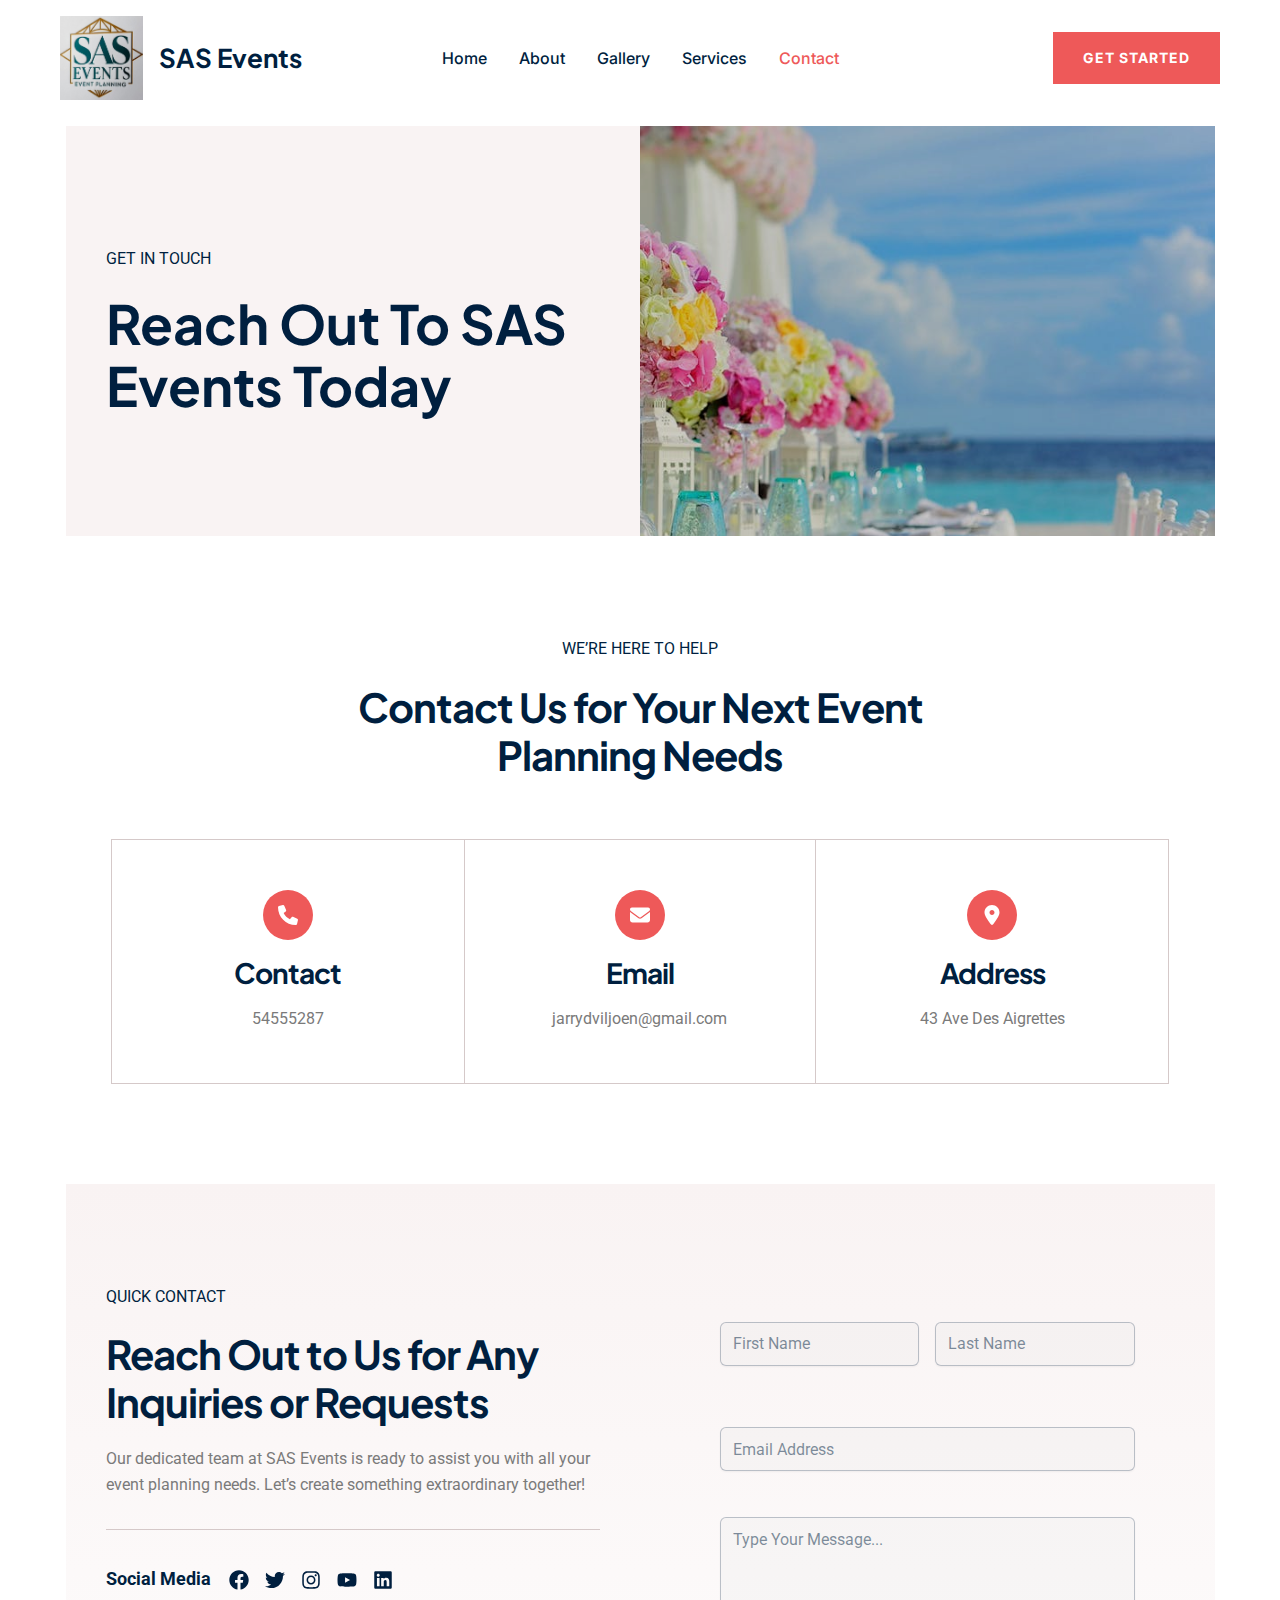
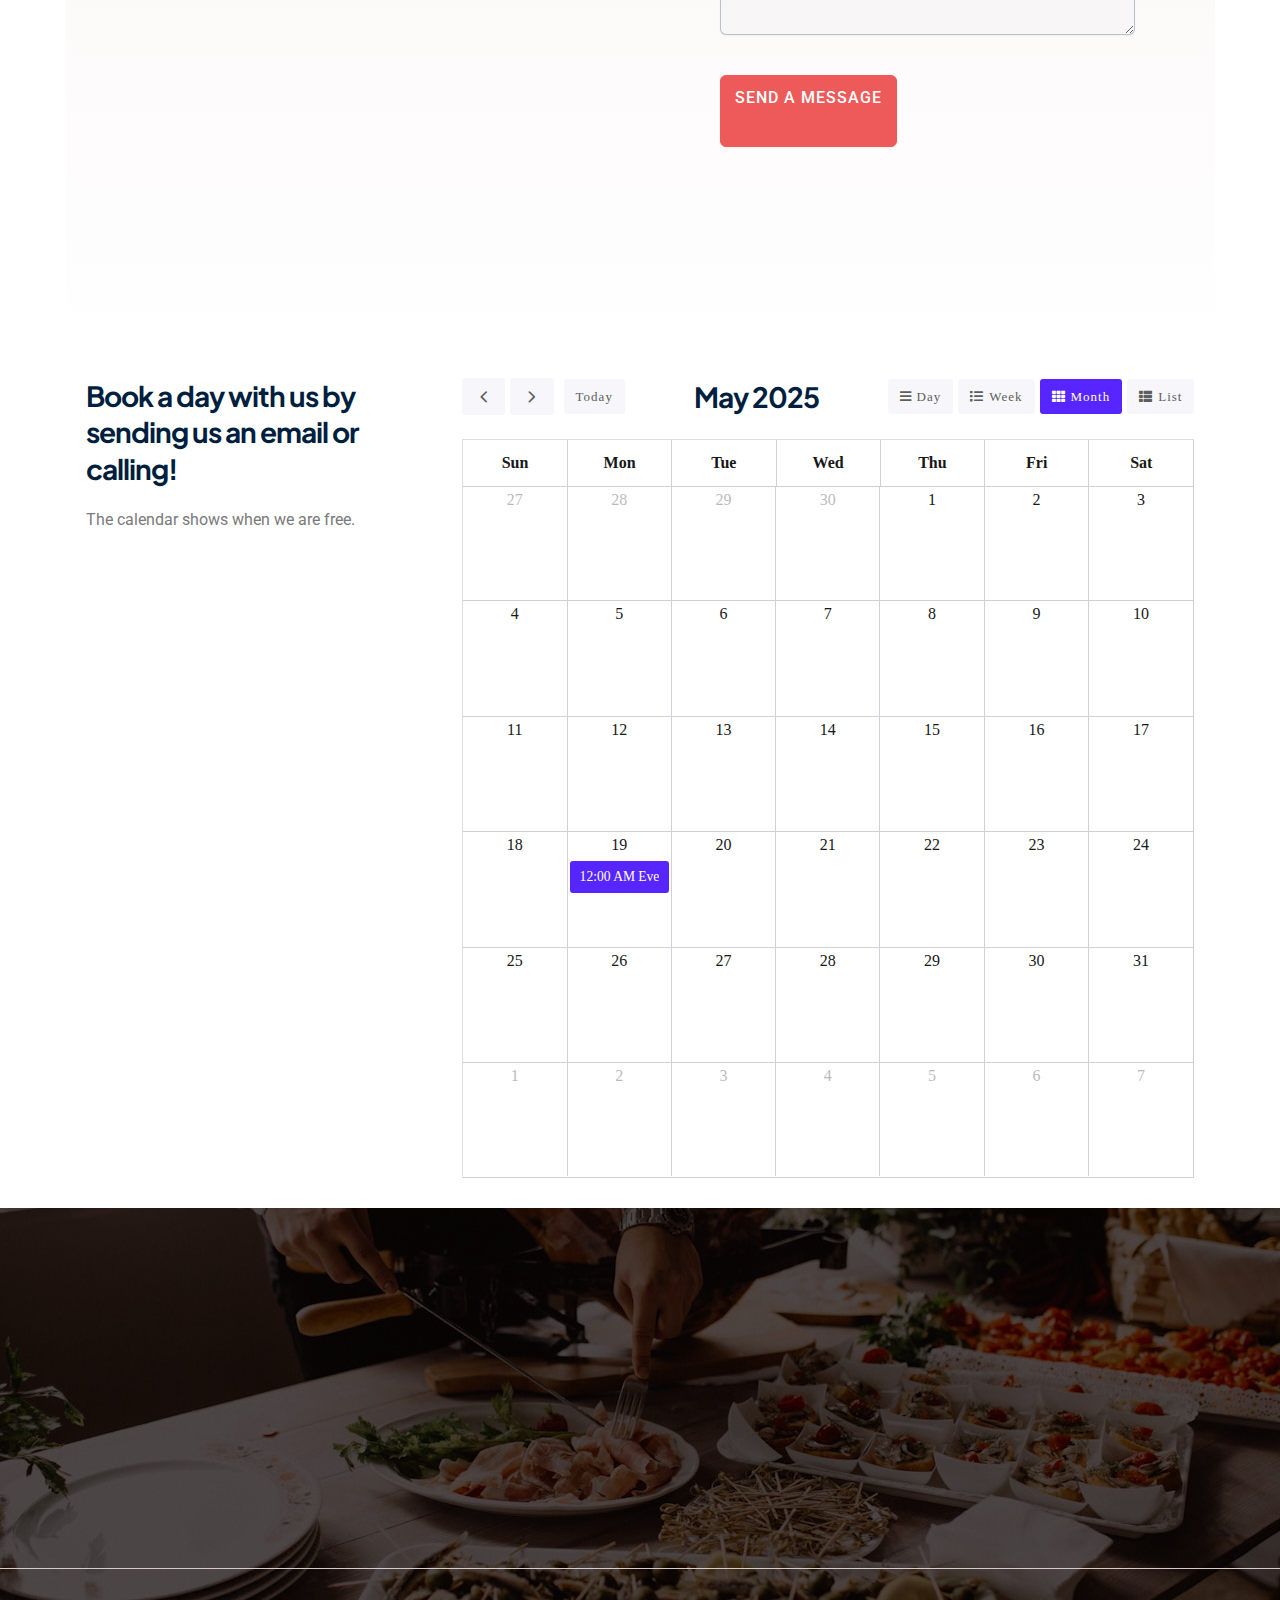
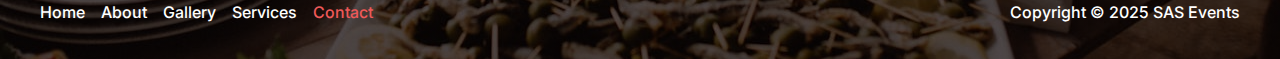
<file: contact/index.html>
<!DOCTYPE html>
<html lang="en-US">
<head>
<meta charset="UTF-8">
<meta name="viewport" content="width=device-width, initial-scale=1">
	<link rel="profile" href="https://gmpg.org/xfn/11"> 
	<title>Contact &#8211; SAS Events</title>
<meta name="robots" content="max-image-preview:large">
	<style>img:is([sizes="auto" i], [sizes^="auto," i]) { contain-intrinsic-size: 3000px 1500px }</style>
	<link rel="dns-prefetch" href="//fonts.googleapis.com">
<link rel="alternate" type="application/rss+xml" title="SAS Events &raquo; Feed" href="/feed/">
<link rel="alternate" type="application/rss+xml" title="SAS Events &raquo; Comments Feed" href="/comments/feed/">
<script>
window._wpemojiSettings = {"baseUrl":"https:\/\/s.w.org\/images\/core\/emoji\/15.1.0\/72x72\/","ext":".png","svgUrl":"https:\/\/s.w.org\/images\/core\/emoji\/15.1.0\/svg\/","svgExt":".svg","source":{"concatemoji":"\/wp-includes\/js\/wp-emoji-release.min.js?ver=6.8.1"}};
/*! This file is auto-generated */
!function(i,n){var o,s,e;function c(e){try{var t={supportTests:e,timestamp:(new Date).valueOf()};sessionStorage.setItem(o,JSON.stringify(t))}catch(e){}}function p(e,t,n){e.clearRect(0,0,e.canvas.width,e.canvas.height),e.fillText(t,0,0);var t=new Uint32Array(e.getImageData(0,0,e.canvas.width,e.canvas.height).data),r=(e.clearRect(0,0,e.canvas.width,e.canvas.height),e.fillText(n,0,0),new Uint32Array(e.getImageData(0,0,e.canvas.width,e.canvas.height).data));return t.every(function(e,t){return e===r[t]})}function u(e,t,n){switch(t){case"flag":return n(e,"🏳️‍⚧️","🏳️​⚧️")?!1:!n(e,"🇺🇳","🇺​🇳")&&!n(e,"🏴󠁧󠁢󠁥󠁮󠁧󠁿","🏴​󠁧​󠁢​󠁥​󠁮​󠁧​󠁿");case"emoji":return!n(e,"🐦‍🔥","🐦​🔥")}return!1}function f(e,t,n){var r="undefined"!=typeof WorkerGlobalScope&&self instanceof WorkerGlobalScope?new OffscreenCanvas(300,150):i.createElement("canvas"),a=r.getContext("2d",{willReadFrequently:!0}),o=(a.textBaseline="top",a.font="600 32px Arial",{});return e.forEach(function(e){o[e]=t(a,e,n)}),o}function t(e){var t=i.createElement("script");t.src=e,t.defer=!0,i.head.appendChild(t)}"undefined"!=typeof Promise&&(o="wpEmojiSettingsSupports",s=["flag","emoji"],n.supports={everything:!0,everythingExceptFlag:!0},e=new Promise(function(e){i.addEventListener("DOMContentLoaded",e,{once:!0})}),new Promise(function(t){var n=function(){try{var e=JSON.parse(sessionStorage.getItem(o));if("object"==typeof e&&"number"==typeof e.timestamp&&(new Date).valueOf()<e.timestamp+604800&&"object"==typeof e.supportTests)return e.supportTests}catch(e){}return null}();if(!n){if("undefined"!=typeof Worker&&"undefined"!=typeof OffscreenCanvas&&"undefined"!=typeof URL&&URL.createObjectURL&&"undefined"!=typeof Blob)try{var e="postMessage("+f.toString()+"("+[JSON.stringify(s),u.toString(),p.toString()].join(",")+"));",r=new Blob([e],{type:"text/javascript"}),a=new Worker(URL.createObjectURL(r),{name:"wpTestEmojiSupports"});return void(a.onmessage=function(e){c(n=e.data),a.terminate(),t(n)})}catch(e){}c(n=f(s,u,p))}t(n)}).then(function(e){for(var t in e)n.supports[t]=e[t],n.supports.everything=n.supports.everything&&n.supports[t],"flag"!==t&&(n.supports.everythingExceptFlag=n.supports.everythingExceptFlag&&n.supports[t]);n.supports.everythingExceptFlag=n.supports.everythingExceptFlag&&!n.supports.flag,n.DOMReady=!1,n.readyCallback=function(){n.DOMReady=!0}}).then(function(){return e}).then(function(){var e;n.supports.everything||(n.readyCallback(),(e=n.source||{}).concatemoji?t(e.concatemoji):e.wpemoji&&e.twemoji&&(t(e.twemoji),t(e.wpemoji)))}))}((window,document),window._wpemojiSettings);
</script>
<link rel="stylesheet" id="astra-theme-css-css" href="/wp-content/themes/astra/assets/css/minified/main.min.css?ver=4.10.0" media="all">
<style id="astra-theme-css-inline-css">:root{--ast-post-nav-space:0;--ast-container-default-xlg-padding:2.5em;--ast-container-default-lg-padding:2.5em;--ast-container-default-slg-padding:2em;--ast-container-default-md-padding:2.5em;--ast-container-default-sm-padding:2.5em;--ast-container-default-xs-padding:2.4em;--ast-container-default-xxs-padding:1.8em;--ast-code-block-background:#ECEFF3;--ast-comment-inputs-background:#F9FAFB;--ast-normal-container-width:1200px;--ast-narrow-container-width:750px;--ast-blog-title-font-weight:600;--ast-blog-meta-weight:600;--ast-global-color-primary:var(--ast-global-color-5);--ast-global-color-secondary:var(--ast-global-color-4);--ast-global-color-alternate-background:var(--ast-global-color-7);--ast-global-color-subtle-background:var(--ast-global-color-6);--ast-bg-style-guide:#F8FAFC;--ast-shadow-style-guide:0px 0px 4px 0 #00000057;--ast-global-dark-bg-style:#fff;--ast-global-dark-lfs:#fbfbfb;--ast-widget-bg-color:#fafafa;--ast-wc-container-head-bg-color:#fbfbfb;--ast-title-layout-bg:#eeeeee;--ast-search-border-color:#e7e7e7;--ast-lifter-hover-bg:#e6e6e6;--ast-gallery-block-color:#000;--srfm-color-input-label:var(--ast-global-color-2);}html{font-size:100%;}a{color:var(--ast-global-color-0);}a:hover,a:focus{color:var(--ast-global-color-1);}body,button,input,select,textarea,.ast-button,.ast-custom-button{font-family:'Inter',sans-serif;font-weight:500;font-size:16px;font-size:1rem;line-height:var(--ast-body-line-height,1.65);}blockquote{color:var(--ast-global-color-3);}h1,.entry-content h1,h2,.entry-content h2,h3,.entry-content h3,h4,.entry-content h4,h5,.entry-content h5,h6,.entry-content h6,.site-title,.site-title a{font-family:'Plus Jakarta Sans',sans-serif;font-weight:700;}.ast-site-identity .site-title a{color:var(--ast-global-color-2);}.site-title{font-size:26px;font-size:1.625rem;display:block;}header .custom-logo-link img{max-width:83px;width:83px;}.astra-logo-svg{width:83px;}.site-header .site-description{font-size:15px;font-size:0.9375rem;display:none;}.entry-title{font-size:24px;font-size:1.5rem;}.ast-blog-single-element.ast-taxonomy-container a{font-size:14px;font-size:0.875rem;}.ast-blog-meta-container{font-size:13px;font-size:0.8125rem;}.archive .ast-article-post .ast-article-inner,.blog .ast-article-post .ast-article-inner,.archive .ast-article-post .ast-article-inner:hover,.blog .ast-article-post .ast-article-inner:hover{border-top-left-radius:0px;border-top-right-radius:0px;border-bottom-right-radius:0px;border-bottom-left-radius:0px;overflow:hidden;}h1,.entry-content h1{font-size:54px;font-size:3.375rem;font-weight:700;font-family:'Plus Jakarta Sans',sans-serif;line-height:1.15em;text-transform:capitalize;}h2,.entry-content h2{font-size:40px;font-size:2.5rem;font-weight:700;font-family:'Plus Jakarta Sans',sans-serif;line-height:1.2em;letter-spacing:-1px;}h3,.entry-content h3{font-size:28px;font-size:1.75rem;font-weight:700;font-family:'Plus Jakarta Sans',sans-serif;line-height:1.3em;letter-spacing:-1px;}h4,.entry-content h4{font-size:20px;font-size:1.25rem;line-height:1.3em;font-weight:700;font-family:'Plus Jakarta Sans',sans-serif;}h5,.entry-content h5{font-size:18px;font-size:1.125rem;line-height:1.45em;font-weight:700;font-family:'Plus Jakarta Sans',sans-serif;}h6,.entry-content h6{font-size:14px;font-size:0.875rem;line-height:1.6em;font-weight:700;font-family:'Plus Jakarta Sans',sans-serif;}::selection{background-color:var(--ast-global-color-0);color:#000000;}body,h1,.entry-title a,.entry-content h1,h2,.entry-content h2,h3,.entry-content h3,h4,.entry-content h4,h5,.entry-content h5,h6,.entry-content h6{color:var(--ast-global-color-3);}.tagcloud a:hover,.tagcloud a:focus,.tagcloud a.current-item{color:#000000;border-color:var(--ast-global-color-0);background-color:var(--ast-global-color-0);}input:focus,input[type="text"]:focus,input[type="email"]:focus,input[type="url"]:focus,input[type="password"]:focus,input[type="reset"]:focus,input[type="search"]:focus,textarea:focus{border-color:var(--ast-global-color-0);}input[type="radio"]:checked,input[type=reset],input[type="checkbox"]:checked,input[type="checkbox"]:hover:checked,input[type="checkbox"]:focus:checked,input[type=range]::-webkit-slider-thumb{border-color:var(--ast-global-color-0);background-color:var(--ast-global-color-0);box-shadow:none;}.site-footer a:hover + .post-count,.site-footer a:focus + .post-count{background:var(--ast-global-color-0);border-color:var(--ast-global-color-0);}.single .nav-links .nav-previous,.single .nav-links .nav-next{color:var(--ast-global-color-0);}.entry-meta,.entry-meta *{line-height:1.45;color:var(--ast-global-color-0);font-weight:600;}.entry-meta a:not(.ast-button):hover,.entry-meta a:not(.ast-button):hover *,.entry-meta a:not(.ast-button):focus,.entry-meta a:not(.ast-button):focus *,.page-links > .page-link,.page-links .page-link:hover,.post-navigation a:hover{color:var(--ast-global-color-1);}#cat option,.secondary .calendar_wrap thead a,.secondary .calendar_wrap thead a:visited{color:var(--ast-global-color-0);}.secondary .calendar_wrap #today,.ast-progress-val span{background:var(--ast-global-color-0);}.secondary a:hover + .post-count,.secondary a:focus + .post-count{background:var(--ast-global-color-0);border-color:var(--ast-global-color-0);}.calendar_wrap #today > a{color:#000000;}.page-links .page-link,.single .post-navigation a{color:var(--ast-global-color-3);}.ast-search-menu-icon .search-form button.search-submit{padding:0 4px;}.ast-search-menu-icon form.search-form{padding-right:0;}.ast-search-menu-icon.slide-search input.search-field{width:0;}.ast-header-search .ast-search-menu-icon.ast-dropdown-active .search-form,.ast-header-search .ast-search-menu-icon.ast-dropdown-active .search-field:focus{transition:all 0.2s;}.search-form input.search-field:focus{outline:none;}.ast-search-menu-icon .search-form button.search-submit:focus,.ast-theme-transparent-header .ast-header-search .ast-dropdown-active .ast-icon,.ast-theme-transparent-header .ast-inline-search .search-field:focus .ast-icon{color:var(--ast-global-color-1);}.ast-header-search .slide-search .search-form{border:2px solid var(--ast-global-color-0);}.ast-header-search .slide-search .search-field{background-color:(--ast-global-dark-bg-style);}.ast-archive-title{color:var(--ast-global-color-2);}.widget-title{font-size:22px;font-size:1.375rem;color:var(--ast-global-color-2);}.ast-single-post .entry-content a,.ast-comment-content a:not(.ast-comment-edit-reply-wrap a){text-decoration:underline;}.ast-single-post .elementor-widget-button .elementor-button,.ast-single-post .entry-content .uagb-tab a,.ast-single-post .entry-content .uagb-ifb-cta a,.ast-single-post .entry-content .uabb-module-content a,.ast-single-post .entry-content .uagb-post-grid a,.ast-single-post .entry-content .uagb-timeline a,.ast-single-post .entry-content .uagb-toc__wrap a,.ast-single-post .entry-content .uagb-taxomony-box a,.ast-single-post .entry-content .woocommerce a,.entry-content .wp-block-latest-posts > li > a,.ast-single-post .entry-content .wp-block-file__button,li.ast-post-filter-single,.ast-single-post .ast-comment-content .comment-reply-link,.ast-single-post .ast-comment-content .comment-edit-link{text-decoration:none;}.ast-search-menu-icon.slide-search a:focus-visible:focus-visible,.astra-search-icon:focus-visible,#close:focus-visible,a:focus-visible,.ast-menu-toggle:focus-visible,.site .skip-link:focus-visible,.wp-block-loginout input:focus-visible,.wp-block-search.wp-block-search__button-inside .wp-block-search__inside-wrapper,.ast-header-navigation-arrow:focus-visible,.woocommerce .wc-proceed-to-checkout > .checkout-button:focus-visible,.woocommerce .woocommerce-MyAccount-navigation ul li a:focus-visible,.ast-orders-table__row .ast-orders-table__cell:focus-visible,.woocommerce .woocommerce-order-details .order-again > .button:focus-visible,.woocommerce .woocommerce-message a.button.wc-forward:focus-visible,.woocommerce #minus_qty:focus-visible,.woocommerce #plus_qty:focus-visible,a#ast-apply-coupon:focus-visible,.woocommerce .woocommerce-info a:focus-visible,.woocommerce .astra-shop-summary-wrap a:focus-visible,.woocommerce a.wc-forward:focus-visible,#ast-apply-coupon:focus-visible,.woocommerce-js .woocommerce-mini-cart-item a.remove:focus-visible,#close:focus-visible,.button.search-submit:focus-visible,#search_submit:focus,.normal-search:focus-visible,.ast-header-account-wrap:focus-visible,.woocommerce .ast-on-card-button.ast-quick-view-trigger:focus{outline-style:dotted;outline-color:inherit;outline-width:thin;}input:focus,input[type="text"]:focus,input[type="email"]:focus,input[type="url"]:focus,input[type="password"]:focus,input[type="reset"]:focus,input[type="search"]:focus,input[type="number"]:focus,textarea:focus,.wp-block-search__input:focus,[data-section="section-header-mobile-trigger"] .ast-button-wrap .ast-mobile-menu-trigger-minimal:focus,.ast-mobile-popup-drawer.active .menu-toggle-close:focus,.woocommerce-ordering select.orderby:focus,#ast-scroll-top:focus,#coupon_code:focus,.woocommerce-page #comment:focus,.woocommerce #reviews #respond input#submit:focus,.woocommerce a.add_to_cart_button:focus,.woocommerce .button.single_add_to_cart_button:focus,.woocommerce .woocommerce-cart-form button:focus,.woocommerce .woocommerce-cart-form__cart-item .quantity .qty:focus,.woocommerce .woocommerce-billing-fields .woocommerce-billing-fields__field-wrapper .woocommerce-input-wrapper > .input-text:focus,.woocommerce #order_comments:focus,.woocommerce #place_order:focus,.woocommerce .woocommerce-address-fields .woocommerce-address-fields__field-wrapper .woocommerce-input-wrapper > .input-text:focus,.woocommerce .woocommerce-MyAccount-content form button:focus,.woocommerce .woocommerce-MyAccount-content .woocommerce-EditAccountForm .woocommerce-form-row .woocommerce-Input.input-text:focus,.woocommerce .ast-woocommerce-container .woocommerce-pagination ul.page-numbers li a:focus,body #content .woocommerce form .form-row .select2-container--default .select2-selection--single:focus,#ast-coupon-code:focus,.woocommerce.woocommerce-js .quantity input[type=number]:focus,.woocommerce-js .woocommerce-mini-cart-item .quantity input[type=number]:focus,.woocommerce p#ast-coupon-trigger:focus{border-style:dotted;border-color:inherit;border-width:thin;}input{outline:none;}.ast-logo-title-inline .site-logo-img{padding-right:1em;}.site-logo-img img{ transition:all 0.2s linear;}body .ast-oembed-container *{position:absolute;top:0;width:100%;height:100%;left:0;}body .wp-block-embed-pocket-casts .ast-oembed-container *{position:unset;}.ast-single-post-featured-section + article {margin-top: 2em;}.site-content .ast-single-post-featured-section img {width: 100%;overflow: hidden;object-fit: cover;}.ast-separate-container .site-content .ast-single-post-featured-section + article {margin-top: -80px;z-index: 9;position: relative;border-radius: 4px;}@media (min-width: 922px) {.ast-no-sidebar .site-content .ast-article-image-container--wide {margin-left: -120px;margin-right: -120px;max-width: unset;width: unset;}.ast-left-sidebar .site-content .ast-article-image-container--wide,.ast-right-sidebar .site-content .ast-article-image-container--wide {margin-left: -10px;margin-right: -10px;}.site-content .ast-article-image-container--full {margin-left: calc( -50vw + 50%);margin-right: calc( -50vw + 50%);max-width: 100vw;width: 100vw;}.ast-left-sidebar .site-content .ast-article-image-container--full,.ast-right-sidebar .site-content .ast-article-image-container--full {margin-left: -10px;margin-right: -10px;max-width: inherit;width: auto;}}.site > .ast-single-related-posts-container {margin-top: 0;}@media (min-width: 922px) {.ast-desktop .ast-container--narrow {max-width: var(--ast-narrow-container-width);margin: 0 auto;}}input[type="text"],input[type="number"],input[type="email"],input[type="url"],input[type="password"],input[type="search"],input[type=reset],input[type=tel],input[type=date],select,textarea{font-size:16px;font-style:normal;font-weight:400;line-height:24px;width:100%;padding:12px 16px;border-radius:4px;box-shadow:0px 1px 2px 0px rgba(0,0,0,0.05);color:var(--ast-form-input-text,#475569);}input[type="text"],input[type="number"],input[type="email"],input[type="url"],input[type="password"],input[type="search"],input[type=reset],input[type=tel],input[type=date],select{height:40px;}input[type="date"]{border-width:1px;border-style:solid;border-color:var(--ast-border-color);background:var( --ast-global-color-secondary,--ast-global-color-5 );}input[type="text"]:focus,input[type="number"]:focus,input[type="email"]:focus,input[type="url"]:focus,input[type="password"]:focus,input[type="search"]:focus,input[type=reset]:focus,input[type="tel"]:focus,input[type="date"]:focus,select:focus,textarea:focus{border-color:#046BD2;box-shadow:none;outline:none;color:var(--ast-form-input-focus-text,#475569);}label,legend{color:#111827;font-size:14px;font-style:normal;font-weight:500;line-height:20px;}select{padding:6px 10px;}fieldset{padding:30px;border-radius:4px;}button,.ast-button,.button,input[type="button"],input[type="reset"],input[type="submit"]{border-radius:4px;box-shadow:0px 1px 2px 0px rgba(0,0,0,0.05);}:root{--ast-comment-inputs-background:#FFF;}::placeholder{color:var(--ast-form-field-color,#9CA3AF);}::-ms-input-placeholder{color:var(--ast-form-field-color,#9CA3AF);}@media (max-width:921.9px){#ast-desktop-header{display:none;}}@media (min-width:922px){#ast-mobile-header{display:none;}}.wp-block-buttons.aligncenter{justify-content:center;}@media (max-width:921px){.ast-theme-transparent-header #primary,.ast-theme-transparent-header #secondary{padding:0;}}@media (max-width:921px){.ast-plain-container.ast-no-sidebar #primary{padding:0;}}.ast-plain-container.ast-no-sidebar #primary{margin-top:0;margin-bottom:0;}@media (max-width:921px){.ast-separate-container #primary,.ast-narrow-container #primary{padding-top:0px;}}@media (max-width:544px){.ast-separate-container #primary,.ast-narrow-container #primary{padding-top:0px;}}@media (max-width:921px){.ast-separate-container #primary,.ast-narrow-container #primary{padding-bottom:0px;}}@media (max-width:544px){.ast-separate-container #primary,.ast-narrow-container #primary{padding-bottom:0px;}}.wp-block-button.is-style-outline .wp-block-button__link{border-color:var(--ast-global-color-0);border-top-width:2px;border-right-width:2px;border-bottom-width:2px;border-left-width:2px;}div.wp-block-button.is-style-outline > .wp-block-button__link:not(.has-text-color),div.wp-block-button.wp-block-button__link.is-style-outline:not(.has-text-color){color:var(--ast-global-color-0);}.wp-block-button.is-style-outline .wp-block-button__link:hover,.wp-block-buttons .wp-block-button.is-style-outline .wp-block-button__link:focus,.wp-block-buttons .wp-block-button.is-style-outline > .wp-block-button__link:not(.has-text-color):hover,.wp-block-buttons .wp-block-button.wp-block-button__link.is-style-outline:not(.has-text-color):hover{color:#ffffff;background-color:var(--ast-global-color-1);border-color:var(--ast-global-color-1);}.post-page-numbers.current .page-link,.ast-pagination .page-numbers.current{color:#000000;border-color:var(--ast-global-color-0);background-color:var(--ast-global-color-0);}.wp-block-button.is-style-outline .wp-block-button__link{border-top-width:2px;border-right-width:2px;border-bottom-width:2px;border-left-width:2px;}.wp-block-buttons .wp-block-button.is-style-outline .wp-block-button__link.wp-element-button,.ast-outline-button,.wp-block-uagb-buttons-child .uagb-buttons-repeater.ast-outline-button{border-color:var(--ast-global-color-0);border-top-width:2px;border-right-width:2px;border-bottom-width:2px;border-left-width:2px;font-family:inherit;font-weight:700;font-size:14px;font-size:0.875rem;line-height:1.6em;letter-spacing:1px;padding-top:13px;padding-right:28px;padding-bottom:13px;padding-left:28px;border-top-left-radius:0px;border-top-right-radius:0px;border-bottom-right-radius:0px;border-bottom-left-radius:0px;}.wp-block-buttons .wp-block-button.is-style-outline > .wp-block-button__link:not(.has-text-color),.wp-block-buttons .wp-block-button.wp-block-button__link.is-style-outline:not(.has-text-color),.ast-outline-button{color:var(--ast-global-color-0);}.wp-block-button.is-style-outline .wp-block-button__link:hover,.wp-block-buttons .wp-block-button.is-style-outline .wp-block-button__link:focus,.wp-block-buttons .wp-block-button.is-style-outline > .wp-block-button__link:not(.has-text-color):hover,.wp-block-buttons .wp-block-button.wp-block-button__link.is-style-outline:not(.has-text-color):hover,.ast-outline-button:hover,.ast-outline-button:focus,.wp-block-uagb-buttons-child .uagb-buttons-repeater.ast-outline-button:hover,.wp-block-uagb-buttons-child .uagb-buttons-repeater.ast-outline-button:focus{color:#ffffff;background-color:var(--ast-global-color-1);border-color:var(--ast-global-color-1);}.ast-single-post .entry-content a.ast-outline-button,.ast-single-post .entry-content .is-style-outline>.wp-block-button__link{text-decoration:none;}.wp-block-button .wp-block-button__link.wp-element-button.is-style-outline:not(.has-background),.wp-block-button.is-style-outline>.wp-block-button__link.wp-element-button:not(.has-background),.ast-outline-button{background-color:rgba(0,0,0,0);}.uagb-buttons-repeater.ast-outline-button{border-radius:9999px;}@media (max-width:921px){.wp-block-buttons .wp-block-button.is-style-outline .wp-block-button__link.wp-element-button,.ast-outline-button,.wp-block-uagb-buttons-child .uagb-buttons-repeater.ast-outline-button{font-size:14px;font-size:0.875rem;padding-top:13px;padding-right:26px;padding-bottom:13px;padding-left:26px;}}@media (max-width:544px){.wp-block-buttons .wp-block-button.is-style-outline .wp-block-button__link.wp-element-button,.ast-outline-button,.wp-block-uagb-buttons-child .uagb-buttons-repeater.ast-outline-button{font-size:14px;font-size:0.875rem;padding-top:13px;padding-right:26px;padding-bottom:13px;padding-left:26px;}}.entry-content[data-ast-blocks-layout] > figure{margin-bottom:1em;}h1.widget-title{font-weight:700;}h2.widget-title{font-weight:700;}h3.widget-title{font-weight:700;}.elementor-widget-container .elementor-loop-container .e-loop-item[data-elementor-type="loop-item"]{width:100%;} .content-area .elementor-widget-theme-post-content h1,.content-area .elementor-widget-theme-post-content h2,.content-area .elementor-widget-theme-post-content h3,.content-area .elementor-widget-theme-post-content h4,.content-area .elementor-widget-theme-post-content h5,.content-area .elementor-widget-theme-post-content h6{margin-top:1.5em;margin-bottom:calc(0.3em + 10px);}#page{display:flex;flex-direction:column;min-height:100vh;}.ast-404-layout-1 h1.page-title{color:var(--ast-global-color-2);}.single .post-navigation a{line-height:1em;height:inherit;}.error-404 .page-sub-title{font-size:1.5rem;font-weight:inherit;}.search .site-content .content-area .search-form{margin-bottom:0;}#page .site-content{flex-grow:1;}.widget{margin-bottom:1.25em;}#secondary li{line-height:1.5em;}#secondary .wp-block-group h2{margin-bottom:0.7em;}#secondary h2{font-size:1.7rem;}.ast-separate-container .ast-article-post,.ast-separate-container .ast-article-single,.ast-separate-container .comment-respond{padding:3em;}.ast-separate-container .ast-article-single .ast-article-single{padding:0;}.ast-article-single .wp-block-post-template-is-layout-grid{padding-left:0;}.ast-separate-container .comments-title,.ast-narrow-container .comments-title{padding:1.5em 2em;}.ast-page-builder-template .comment-form-textarea,.ast-comment-formwrap .ast-grid-common-col{padding:0;}.ast-comment-formwrap{padding:0;display:inline-flex;column-gap:20px;width:100%;margin-left:0;margin-right:0;}.comments-area textarea#comment:focus,.comments-area textarea#comment:active,.comments-area .ast-comment-formwrap input[type="text"]:focus,.comments-area .ast-comment-formwrap input[type="text"]:active {box-shadow:none;outline:none;}.archive.ast-page-builder-template .entry-header{margin-top:2em;}.ast-page-builder-template .ast-comment-formwrap{width:100%;}.entry-title{margin-bottom:0.6em;}.ast-archive-description p{font-size:inherit;font-weight:inherit;line-height:inherit;}.ast-separate-container .ast-comment-list li.depth-1,.hentry{margin-bottom:1.5em;}.site-content section.ast-archive-description{margin-bottom:2em;}@media (min-width:921px){.ast-left-sidebar.ast-page-builder-template #secondary,.archive.ast-right-sidebar.ast-page-builder-template .site-main{padding-left:20px;padding-right:20px;}}@media (max-width:544px){.ast-comment-formwrap.ast-row{column-gap:10px;display:inline-block;}#ast-commentform .ast-grid-common-col{position:relative;width:100%;}}@media (min-width:1201px){.ast-separate-container .ast-article-post,.ast-separate-container .ast-article-single,.ast-separate-container .ast-author-box,.ast-separate-container .ast-404-layout-1,.ast-separate-container .no-results{padding:3em;}} .content-area .elementor-widget-theme-post-content h1,.content-area .elementor-widget-theme-post-content h2,.content-area .elementor-widget-theme-post-content h3,.content-area .elementor-widget-theme-post-content h4,.content-area .elementor-widget-theme-post-content h5,.content-area .elementor-widget-theme-post-content h6{margin-top:1.5em;margin-bottom:calc(0.3em + 10px);}.elementor-loop-container .e-loop-item,.elementor-loop-container .ast-separate-container .ast-article-post,.elementor-loop-container .ast-separate-container .ast-article-single,.elementor-loop-container .ast-separate-container .comment-respond{padding:0px;}@media (max-width:921px){.ast-separate-container #primary,.ast-separate-container #secondary{padding:1.5em 0;}#primary,#secondary{padding:1.5em 0;margin:0;}.ast-left-sidebar #content > .ast-container{display:flex;flex-direction:column-reverse;width:100%;}}@media (min-width:922px){.ast-separate-container.ast-right-sidebar #primary,.ast-separate-container.ast-left-sidebar #primary{border:0;}.search-no-results.ast-separate-container #primary{margin-bottom:4em;}}.wp-block-button .wp-block-button__link{color:#ffffff;}.wp-block-button .wp-block-button__link:hover,.wp-block-button .wp-block-button__link:focus{color:#ffffff;background-color:var(--ast-global-color-1);border-color:var(--ast-global-color-1);}.elementor-widget-heading h1.elementor-heading-title{line-height:1.15em;}.elementor-widget-heading h2.elementor-heading-title{line-height:1.2em;}.elementor-widget-heading h3.elementor-heading-title{line-height:1.3em;}.elementor-widget-heading h4.elementor-heading-title{line-height:1.3em;}.elementor-widget-heading h5.elementor-heading-title{line-height:1.45em;}.elementor-widget-heading h6.elementor-heading-title{line-height:1.6em;}.wp-block-button .wp-block-button__link,.wp-block-search .wp-block-search__button,body .wp-block-file .wp-block-file__button{border-style:solid;border-top-width:2px;border-right-width:2px;border-left-width:2px;border-bottom-width:2px;border-color:var(--ast-global-color-0);background-color:var(--ast-global-color-0);color:#ffffff;font-family:inherit;font-weight:700;line-height:1.6em;text-transform:uppercase;letter-spacing:1px;font-size:14px;font-size:0.875rem;border-top-left-radius:0px;border-top-right-radius:0px;border-bottom-right-radius:0px;border-bottom-left-radius:0px;padding-top:13px;padding-right:28px;padding-bottom:13px;padding-left:28px;}.ast-single-post .entry-content .wp-block-button .wp-block-button__link,.ast-single-post .entry-content .wp-block-search .wp-block-search__button,body .entry-content .wp-block-file .wp-block-file__button{text-decoration:none;}@media (max-width:921px){.wp-block-button .wp-block-button__link,.wp-block-search .wp-block-search__button,body .wp-block-file .wp-block-file__button{font-size:14px;font-size:0.875rem;padding-top:13px;padding-right:26px;padding-bottom:13px;padding-left:26px;}}@media (max-width:544px){.wp-block-button .wp-block-button__link,.wp-block-search .wp-block-search__button,body .wp-block-file .wp-block-file__button{font-size:14px;font-size:0.875rem;padding-top:13px;padding-right:26px;padding-bottom:13px;padding-left:26px;}}.menu-toggle,button,.ast-button,.ast-custom-button,.button,input#submit,input[type="button"],input[type="submit"],input[type="reset"],#comments .submit,.search .search-submit,form[CLASS*="wp-block-search__"].wp-block-search .wp-block-search__inside-wrapper .wp-block-search__button,body .wp-block-file .wp-block-file__button,.search .search-submit,.woocommerce-js a.button,.woocommerce button.button,.woocommerce .woocommerce-message a.button,.woocommerce #respond input#submit.alt,.woocommerce input.button.alt,.woocommerce input.button,.woocommerce input.button:disabled,.woocommerce input.button:disabled[disabled],.woocommerce input.button:disabled:hover,.woocommerce input.button:disabled[disabled]:hover,.woocommerce #respond input#submit,.woocommerce button.button.alt.disabled,.wc-block-grid__products .wc-block-grid__product .wp-block-button__link,.wc-block-grid__product-onsale,[CLASS*="wc-block"] button,.woocommerce-js .astra-cart-drawer .astra-cart-drawer-content .woocommerce-mini-cart__buttons .button:not(.checkout):not(.ast-continue-shopping),.woocommerce-js .astra-cart-drawer .astra-cart-drawer-content .woocommerce-mini-cart__buttons a.checkout,.woocommerce button.button.alt.disabled.wc-variation-selection-needed,[CLASS*="wc-block"] .wc-block-components-button{border-style:solid;border-top-width:2px;border-right-width:2px;border-left-width:2px;border-bottom-width:2px;color:#ffffff;border-color:var(--ast-global-color-0);background-color:var(--ast-global-color-0);padding-top:13px;padding-right:28px;padding-bottom:13px;padding-left:28px;font-family:inherit;font-weight:700;font-size:14px;font-size:0.875rem;line-height:1.6em;text-transform:uppercase;letter-spacing:1px;border-top-left-radius:0px;border-top-right-radius:0px;border-bottom-right-radius:0px;border-bottom-left-radius:0px;}button:focus,.menu-toggle:hover,button:hover,.ast-button:hover,.ast-custom-button:hover .button:hover,.ast-custom-button:hover ,input[type=reset]:hover,input[type=reset]:focus,input#submit:hover,input#submit:focus,input[type="button"]:hover,input[type="button"]:focus,input[type="submit"]:hover,input[type="submit"]:focus,form[CLASS*="wp-block-search__"].wp-block-search .wp-block-search__inside-wrapper .wp-block-search__button:hover,form[CLASS*="wp-block-search__"].wp-block-search .wp-block-search__inside-wrapper .wp-block-search__button:focus,body .wp-block-file .wp-block-file__button:hover,body .wp-block-file .wp-block-file__button:focus,.woocommerce-js a.button:hover,.woocommerce button.button:hover,.woocommerce .woocommerce-message a.button:hover,.woocommerce #respond input#submit:hover,.woocommerce #respond input#submit.alt:hover,.woocommerce input.button.alt:hover,.woocommerce input.button:hover,.woocommerce button.button.alt.disabled:hover,.wc-block-grid__products .wc-block-grid__product .wp-block-button__link:hover,[CLASS*="wc-block"] button:hover,.woocommerce-js .astra-cart-drawer .astra-cart-drawer-content .woocommerce-mini-cart__buttons .button:not(.checkout):not(.ast-continue-shopping):hover,.woocommerce-js .astra-cart-drawer .astra-cart-drawer-content .woocommerce-mini-cart__buttons a.checkout:hover,.woocommerce button.button.alt.disabled.wc-variation-selection-needed:hover,[CLASS*="wc-block"] .wc-block-components-button:hover,[CLASS*="wc-block"] .wc-block-components-button:focus{color:#ffffff;background-color:var(--ast-global-color-1);border-color:var(--ast-global-color-1);}form[CLASS*="wp-block-search__"].wp-block-search .wp-block-search__inside-wrapper .wp-block-search__button.has-icon{padding-top:calc(13px - 3px);padding-right:calc(28px - 3px);padding-bottom:calc(13px - 3px);padding-left:calc(28px - 3px);}@media (max-width:921px){.menu-toggle,button,.ast-button,.ast-custom-button,.button,input#submit,input[type="button"],input[type="submit"],input[type="reset"],#comments .submit,.search .search-submit,form[CLASS*="wp-block-search__"].wp-block-search .wp-block-search__inside-wrapper .wp-block-search__button,body .wp-block-file .wp-block-file__button,.search .search-submit,.woocommerce-js a.button,.woocommerce button.button,.woocommerce .woocommerce-message a.button,.woocommerce #respond input#submit.alt,.woocommerce input.button.alt,.woocommerce input.button,.woocommerce input.button:disabled,.woocommerce input.button:disabled[disabled],.woocommerce input.button:disabled:hover,.woocommerce input.button:disabled[disabled]:hover,.woocommerce #respond input#submit,.woocommerce button.button.alt.disabled,.wc-block-grid__products .wc-block-grid__product .wp-block-button__link,.wc-block-grid__product-onsale,[CLASS*="wc-block"] button,.woocommerce-js .astra-cart-drawer .astra-cart-drawer-content .woocommerce-mini-cart__buttons .button:not(.checkout):not(.ast-continue-shopping),.woocommerce-js .astra-cart-drawer .astra-cart-drawer-content .woocommerce-mini-cart__buttons a.checkout,.woocommerce button.button.alt.disabled.wc-variation-selection-needed,[CLASS*="wc-block"] .wc-block-components-button{padding-top:13px;padding-right:26px;padding-bottom:13px;padding-left:26px;font-size:14px;font-size:0.875rem;}}@media (max-width:544px){.menu-toggle,button,.ast-button,.ast-custom-button,.button,input#submit,input[type="button"],input[type="submit"],input[type="reset"],#comments .submit,.search .search-submit,form[CLASS*="wp-block-search__"].wp-block-search .wp-block-search__inside-wrapper .wp-block-search__button,body .wp-block-file .wp-block-file__button,.search .search-submit,.woocommerce-js a.button,.woocommerce button.button,.woocommerce .woocommerce-message a.button,.woocommerce #respond input#submit.alt,.woocommerce input.button.alt,.woocommerce input.button,.woocommerce input.button:disabled,.woocommerce input.button:disabled[disabled],.woocommerce input.button:disabled:hover,.woocommerce input.button:disabled[disabled]:hover,.woocommerce #respond input#submit,.woocommerce button.button.alt.disabled,.wc-block-grid__products .wc-block-grid__product .wp-block-button__link,.wc-block-grid__product-onsale,[CLASS*="wc-block"] button,.woocommerce-js .astra-cart-drawer .astra-cart-drawer-content .woocommerce-mini-cart__buttons .button:not(.checkout):not(.ast-continue-shopping),.woocommerce-js .astra-cart-drawer .astra-cart-drawer-content .woocommerce-mini-cart__buttons a.checkout,.woocommerce button.button.alt.disabled.wc-variation-selection-needed,[CLASS*="wc-block"] .wc-block-components-button{padding-top:13px;padding-right:26px;padding-bottom:13px;padding-left:26px;font-size:14px;font-size:0.875rem;}}@media (max-width:921px){.menu-toggle,button,.ast-button,.button,input#submit,input[type="button"],input[type="submit"],input[type="reset"]{font-size:14px;font-size:0.875rem;}.ast-mobile-header-stack .main-header-bar .ast-search-menu-icon{display:inline-block;}.ast-header-break-point.ast-header-custom-item-outside .ast-mobile-header-stack .main-header-bar .ast-search-icon{margin:0;}.ast-comment-avatar-wrap img{max-width:2.5em;}.ast-comment-meta{padding:0 1.8888em 1.3333em;}}@media (min-width:544px){.ast-container{max-width:100%;}}@media (max-width:544px){.ast-separate-container .ast-article-post,.ast-separate-container .ast-article-single,.ast-separate-container .comments-title,.ast-separate-container .ast-archive-description{padding:1.5em 1em;}.ast-separate-container #content .ast-container{padding-left:0.54em;padding-right:0.54em;}.ast-separate-container .ast-comment-list .bypostauthor{padding:.5em;}.ast-search-menu-icon.ast-dropdown-active .search-field{width:170px;}.menu-toggle,button,.ast-button,.button,input#submit,input[type="button"],input[type="submit"],input[type="reset"]{font-size:14px;font-size:0.875rem;}} #ast-mobile-header .ast-site-header-cart-li a{pointer-events:none;}@media (max-width:921px){.site-title{font-size:24px;font-size:1.5rem;display:block;}.site-header .site-description{display:none;}.entry-title{font-size:22px;font-size:1.375rem;}h1,.entry-content h1{font-size:40px;}h2,.entry-content h2{font-size:30px;}h3,.entry-content h3{font-size:22px;}h4,.entry-content h4{font-size:18px;font-size:1.125rem;}h5,.entry-content h5{font-size:16px;font-size:1rem;}h6,.entry-content h6{font-size:14px;font-size:0.875rem;}}@media (max-width:544px){.site-title{font-size:22px;font-size:1.375rem;display:block;}.site-header .site-description{display:none;}.entry-title{font-size:18px;font-size:1.125rem;}h1,.entry-content h1{font-size:32px;}h2,.entry-content h2{font-size:24px;}h3,.entry-content h3{font-size:20px;}h4,.entry-content h4{font-size:18px;font-size:1.125rem;}h5,.entry-content h5{font-size:16px;font-size:1rem;}h6,.entry-content h6{font-size:14px;font-size:0.875rem;}}@media (max-width:921px){html{font-size:91.2%;}}@media (max-width:544px){html{font-size:91.2%;}}@media (min-width:922px){.ast-container{max-width:1240px;}}@media (min-width:922px){.site-content .ast-container{display:flex;}}@media (max-width:921px){.site-content .ast-container{flex-direction:column;}}.entry-content h1,.entry-content h2,.entry-content h3,.entry-content h4,.entry-content h5,.entry-content h6{clear:none;}@media (min-width:922px){.main-header-menu .sub-menu .menu-item.ast-left-align-sub-menu:hover > .sub-menu,.main-header-menu .sub-menu .menu-item.ast-left-align-sub-menu.focus > .sub-menu{margin-left:-0px;}}.entry-content li > p{margin-bottom:0;}.site .comments-area{padding-bottom:2em;margin-top:2em;}.wp-block-file {display: flex;align-items: center;flex-wrap: wrap;justify-content: space-between;}.wp-block-pullquote {border: none;}.wp-block-pullquote blockquote::before {content: "\201D";font-family: "Helvetica",sans-serif;display: flex;transform: rotate( 180deg );font-size: 6rem;font-style: normal;line-height: 1;font-weight: bold;align-items: center;justify-content: center;}.has-text-align-right > blockquote::before {justify-content: flex-start;}.has-text-align-left > blockquote::before {justify-content: flex-end;}figure.wp-block-pullquote.is-style-solid-color blockquote {max-width: 100%;text-align: inherit;}:root {--wp--custom--ast-default-block-top-padding: 100px;--wp--custom--ast-default-block-right-padding: 80px;--wp--custom--ast-default-block-bottom-padding: 100px;--wp--custom--ast-default-block-left-padding: 80px;--wp--custom--ast-container-width: 1200px;--wp--custom--ast-content-width-size: 1200px;--wp--custom--ast-wide-width-size: calc(1200px + var(--wp--custom--ast-default-block-left-padding) + var(--wp--custom--ast-default-block-right-padding));}.ast-narrow-container {--wp--custom--ast-content-width-size: 750px;--wp--custom--ast-wide-width-size: 750px;}@media(max-width: 921px) {:root {--wp--custom--ast-default-block-top-padding: 50px;--wp--custom--ast-default-block-right-padding: 50px;--wp--custom--ast-default-block-bottom-padding: 50px;--wp--custom--ast-default-block-left-padding: 50px;}}@media(max-width: 544px) {:root {--wp--custom--ast-default-block-top-padding: 50px;--wp--custom--ast-default-block-right-padding: 30px;--wp--custom--ast-default-block-bottom-padding: 50px;--wp--custom--ast-default-block-left-padding: 30px;}}.entry-content > .wp-block-group,.entry-content > .wp-block-cover,.entry-content > .wp-block-columns {padding-top: var(--wp--custom--ast-default-block-top-padding);padding-right: var(--wp--custom--ast-default-block-right-padding);padding-bottom: var(--wp--custom--ast-default-block-bottom-padding);padding-left: var(--wp--custom--ast-default-block-left-padding);}.ast-plain-container.ast-no-sidebar .entry-content > .alignfull,.ast-page-builder-template .ast-no-sidebar .entry-content > .alignfull {margin-left: calc( -50vw + 50%);margin-right: calc( -50vw + 50%);max-width: 100vw;width: 100vw;}.ast-plain-container.ast-no-sidebar .entry-content .alignfull .alignfull,.ast-page-builder-template.ast-no-sidebar .entry-content .alignfull .alignfull,.ast-plain-container.ast-no-sidebar .entry-content .alignfull .alignwide,.ast-page-builder-template.ast-no-sidebar .entry-content .alignfull .alignwide,.ast-plain-container.ast-no-sidebar .entry-content .alignwide .alignfull,.ast-page-builder-template.ast-no-sidebar .entry-content .alignwide .alignfull,.ast-plain-container.ast-no-sidebar .entry-content .alignwide .alignwide,.ast-page-builder-template.ast-no-sidebar .entry-content .alignwide .alignwide,.ast-plain-container.ast-no-sidebar .entry-content .wp-block-column .alignfull,.ast-page-builder-template.ast-no-sidebar .entry-content .wp-block-column .alignfull,.ast-plain-container.ast-no-sidebar .entry-content .wp-block-column .alignwide,.ast-page-builder-template.ast-no-sidebar .entry-content .wp-block-column .alignwide {margin-left: auto;margin-right: auto;width: 100%;}[data-ast-blocks-layout] .wp-block-separator:not(.is-style-dots) {height: 0;}[data-ast-blocks-layout] .wp-block-separator {margin: 20px auto;}[data-ast-blocks-layout] .wp-block-separator:not(.is-style-wide):not(.is-style-dots) {max-width: 100px;}[data-ast-blocks-layout] .wp-block-separator.has-background {padding: 0;}.entry-content[data-ast-blocks-layout] > * {max-width: var(--wp--custom--ast-content-width-size);margin-left: auto;margin-right: auto;}.entry-content[data-ast-blocks-layout] > .alignwide {max-width: var(--wp--custom--ast-wide-width-size);}.entry-content[data-ast-blocks-layout] .alignfull {max-width: none;}.entry-content .wp-block-columns {margin-bottom: 0;}blockquote {margin: 1.5em;border-color: rgba(0,0,0,0.05);}.wp-block-quote:not(.has-text-align-right):not(.has-text-align-center) {border-left: 5px solid rgba(0,0,0,0.05);}.has-text-align-right > blockquote,blockquote.has-text-align-right {border-right: 5px solid rgba(0,0,0,0.05);}.has-text-align-left > blockquote,blockquote.has-text-align-left {border-left: 5px solid rgba(0,0,0,0.05);}.wp-block-site-tagline,.wp-block-latest-posts .read-more {margin-top: 15px;}.wp-block-loginout p label {display: block;}.wp-block-loginout p:not(.login-remember):not(.login-submit) input {width: 100%;}.wp-block-loginout input:focus {border-color: transparent;}.wp-block-loginout input:focus {outline: thin dotted;}.entry-content .wp-block-media-text .wp-block-media-text__content {padding: 0 0 0 8%;}.entry-content .wp-block-media-text.has-media-on-the-right .wp-block-media-text__content {padding: 0 8% 0 0;}.entry-content .wp-block-media-text.has-background .wp-block-media-text__content {padding: 8%;}.entry-content .wp-block-cover:not([class*="background-color"]):not(.has-text-color.has-link-color) .wp-block-cover__inner-container,.entry-content .wp-block-cover:not([class*="background-color"]) .wp-block-cover-image-text,.entry-content .wp-block-cover:not([class*="background-color"]) .wp-block-cover-text,.entry-content .wp-block-cover-image:not([class*="background-color"]) .wp-block-cover__inner-container,.entry-content .wp-block-cover-image:not([class*="background-color"]) .wp-block-cover-image-text,.entry-content .wp-block-cover-image:not([class*="background-color"]) .wp-block-cover-text {color: var(--ast-global-color-primary,var(--ast-global-color-5));}.wp-block-loginout .login-remember input {width: 1.1rem;height: 1.1rem;margin: 0 5px 4px 0;vertical-align: middle;}.wp-block-latest-posts > li > *:first-child,.wp-block-latest-posts:not(.is-grid) > li:first-child {margin-top: 0;}.entry-content > .wp-block-buttons,.entry-content > .wp-block-uagb-buttons {margin-bottom: 1.5em;}.wp-block-search__inside-wrapper .wp-block-search__input {padding: 0 10px;color: var(--ast-global-color-3);background: var(--ast-global-color-primary,var(--ast-global-color-5));border-color: var(--ast-border-color);}.wp-block-latest-posts .read-more {margin-bottom: 1.5em;}.wp-block-search__no-button .wp-block-search__inside-wrapper .wp-block-search__input {padding-top: 5px;padding-bottom: 5px;}.wp-block-latest-posts .wp-block-latest-posts__post-date,.wp-block-latest-posts .wp-block-latest-posts__post-author {font-size: 1rem;}.wp-block-latest-posts > li > *,.wp-block-latest-posts:not(.is-grid) > li {margin-top: 12px;margin-bottom: 12px;}.ast-page-builder-template .entry-content[data-ast-blocks-layout] > *,.ast-page-builder-template .entry-content[data-ast-blocks-layout] > .alignfull:not(.wp-block-group):not(.uagb-is-root-container) > * {max-width: none;}.ast-page-builder-template .entry-content[data-ast-blocks-layout] > .alignwide:not(.uagb-is-root-container) > * {max-width: var(--wp--custom--ast-wide-width-size);}.ast-page-builder-template .entry-content[data-ast-blocks-layout] > .inherit-container-width > *,.ast-page-builder-template .entry-content[data-ast-blocks-layout] > *:not(.wp-block-group):not(.uagb-is-root-container) > *,.entry-content[data-ast-blocks-layout] > .wp-block-cover .wp-block-cover__inner-container {max-width: var(--wp--custom--ast-content-width-size) ;margin-left: auto;margin-right: auto;}.entry-content[data-ast-blocks-layout] .wp-block-cover:not(.alignleft):not(.alignright) {width: auto;}@media(max-width: 1200px) {.ast-separate-container .entry-content > .alignfull,.ast-separate-container .entry-content[data-ast-blocks-layout] > .alignwide,.ast-plain-container .entry-content[data-ast-blocks-layout] > .alignwide,.ast-plain-container .entry-content .alignfull {margin-left: calc(-1 * min(var(--ast-container-default-xlg-padding),20px)) ;margin-right: calc(-1 * min(var(--ast-container-default-xlg-padding),20px));}}@media(min-width: 1201px) {.ast-separate-container .entry-content > .alignfull {margin-left: calc(-1 * var(--ast-container-default-xlg-padding) );margin-right: calc(-1 * var(--ast-container-default-xlg-padding) );}.ast-separate-container .entry-content[data-ast-blocks-layout] > .alignwide,.ast-plain-container .entry-content[data-ast-blocks-layout] > .alignwide {margin-left: calc(-1 * var(--wp--custom--ast-default-block-left-padding) );margin-right: calc(-1 * var(--wp--custom--ast-default-block-right-padding) );}}@media(min-width: 921px) {.ast-separate-container .entry-content .wp-block-group.alignwide:not(.inherit-container-width) > :where(:not(.alignleft):not(.alignright)),.ast-plain-container .entry-content .wp-block-group.alignwide:not(.inherit-container-width) > :where(:not(.alignleft):not(.alignright)) {max-width: calc( var(--wp--custom--ast-content-width-size) + 80px );}.ast-plain-container.ast-right-sidebar .entry-content[data-ast-blocks-layout] .alignfull,.ast-plain-container.ast-left-sidebar .entry-content[data-ast-blocks-layout] .alignfull {margin-left: -60px;margin-right: -60px;}}@media(min-width: 544px) {.entry-content > .alignleft {margin-right: 20px;}.entry-content > .alignright {margin-left: 20px;}}@media (max-width:544px){.wp-block-columns .wp-block-column:not(:last-child){margin-bottom:20px;}.wp-block-latest-posts{margin:0;}}@media( max-width: 600px ) {.entry-content .wp-block-media-text .wp-block-media-text__content,.entry-content .wp-block-media-text.has-media-on-the-right .wp-block-media-text__content {padding: 8% 0 0;}.entry-content .wp-block-media-text.has-background .wp-block-media-text__content {padding: 8%;}}.ast-narrow-container .site-content .wp-block-uagb-image--align-full .wp-block-uagb-image__figure {max-width: 100%;margin-left: auto;margin-right: auto;}.entry-content ul,.entry-content ol {padding: revert;margin: revert;padding-left: 20px;}:root .has-ast-global-color-0-color{color:var(--ast-global-color-0);}:root .has-ast-global-color-0-background-color{background-color:var(--ast-global-color-0);}:root .wp-block-button .has-ast-global-color-0-color{color:var(--ast-global-color-0);}:root .wp-block-button .has-ast-global-color-0-background-color{background-color:var(--ast-global-color-0);}:root .has-ast-global-color-1-color{color:var(--ast-global-color-1);}:root .has-ast-global-color-1-background-color{background-color:var(--ast-global-color-1);}:root .wp-block-button .has-ast-global-color-1-color{color:var(--ast-global-color-1);}:root .wp-block-button .has-ast-global-color-1-background-color{background-color:var(--ast-global-color-1);}:root .has-ast-global-color-2-color{color:var(--ast-global-color-2);}:root .has-ast-global-color-2-background-color{background-color:var(--ast-global-color-2);}:root .wp-block-button .has-ast-global-color-2-color{color:var(--ast-global-color-2);}:root .wp-block-button .has-ast-global-color-2-background-color{background-color:var(--ast-global-color-2);}:root .has-ast-global-color-3-color{color:var(--ast-global-color-3);}:root .has-ast-global-color-3-background-color{background-color:var(--ast-global-color-3);}:root .wp-block-button .has-ast-global-color-3-color{color:var(--ast-global-color-3);}:root .wp-block-button .has-ast-global-color-3-background-color{background-color:var(--ast-global-color-3);}:root .has-ast-global-color-4-color{color:var(--ast-global-color-4);}:root .has-ast-global-color-4-background-color{background-color:var(--ast-global-color-4);}:root .wp-block-button .has-ast-global-color-4-color{color:var(--ast-global-color-4);}:root .wp-block-button .has-ast-global-color-4-background-color{background-color:var(--ast-global-color-4);}:root .has-ast-global-color-5-color{color:var(--ast-global-color-5);}:root .has-ast-global-color-5-background-color{background-color:var(--ast-global-color-5);}:root .wp-block-button .has-ast-global-color-5-color{color:var(--ast-global-color-5);}:root .wp-block-button .has-ast-global-color-5-background-color{background-color:var(--ast-global-color-5);}:root .has-ast-global-color-6-color{color:var(--ast-global-color-6);}:root .has-ast-global-color-6-background-color{background-color:var(--ast-global-color-6);}:root .wp-block-button .has-ast-global-color-6-color{color:var(--ast-global-color-6);}:root .wp-block-button .has-ast-global-color-6-background-color{background-color:var(--ast-global-color-6);}:root .has-ast-global-color-7-color{color:var(--ast-global-color-7);}:root .has-ast-global-color-7-background-color{background-color:var(--ast-global-color-7);}:root .wp-block-button .has-ast-global-color-7-color{color:var(--ast-global-color-7);}:root .wp-block-button .has-ast-global-color-7-background-color{background-color:var(--ast-global-color-7);}:root .has-ast-global-color-8-color{color:var(--ast-global-color-8);}:root .has-ast-global-color-8-background-color{background-color:var(--ast-global-color-8);}:root .wp-block-button .has-ast-global-color-8-color{color:var(--ast-global-color-8);}:root .wp-block-button .has-ast-global-color-8-background-color{background-color:var(--ast-global-color-8);}:root{--ast-global-color-0:#ee5959;--ast-global-color-1:#d84545;--ast-global-color-2:#001f3f;--ast-global-color-3:#494d4d;--ast-global-color-4:#f9f3f3;--ast-global-color-5:#FFFFFF;--ast-global-color-6:#d5c9c9;--ast-global-color-7:#080000;--ast-global-color-8:#292020;}:root {--ast-border-color : var(--ast-global-color-6);}.site .site-content #primary{margin-top:0px;margin-bottom:0px;margin-left:0px;margin-right:0px;}.site .site-content #primary .ast-article-single,.ast-separate-container .site-content #secondary .widget{padding-top:0px;padding-bottom:0px;padding-left:0px;padding-right:0px;}.ast-single-entry-banner {-js-display: flex;display: flex;flex-direction: column;justify-content: center;text-align: center;position: relative;background: var(--ast-title-layout-bg);}.ast-single-entry-banner[data-banner-layout="layout-1"] {max-width: 1200px;background: inherit;padding: 20px 0;}.ast-single-entry-banner[data-banner-width-type="custom"] {margin: 0 auto;width: 100%;}.ast-single-entry-banner + .site-content .entry-header {margin-bottom: 0;}.site .ast-author-avatar {--ast-author-avatar-size: ;}a.ast-underline-text {text-decoration: underline;}.ast-container > .ast-terms-link {position: relative;display: block;}a.ast-button.ast-badge-tax {padding: 4px 8px;border-radius: 3px;font-size: inherit;}header.entry-header:not(.related-entry-header) .entry-title{font-weight:600;font-size:32px;font-size:2rem;}header.entry-header:not(.related-entry-header) > *:not(:last-child){margin-bottom:10px;}header.entry-header:not(.related-entry-header) .post-thumb-img-content{text-align:center;}header.entry-header:not(.related-entry-header) .post-thumb img,.ast-single-post-featured-section.post-thumb img{aspect-ratio:16/9;width:100%;height:100%;}.ast-archive-entry-banner {-js-display: flex;display: flex;flex-direction: column;justify-content: center;text-align: center;position: relative;background: var(--ast-title-layout-bg);}.ast-archive-entry-banner[data-banner-width-type="custom"] {margin: 0 auto;width: 100%;}.ast-archive-entry-banner[data-banner-layout="layout-1"] {background: inherit;padding: 20px 0;text-align: left;}body.archive .ast-archive-description{max-width:1200px;width:100%;text-align:left;padding-top:3em;padding-right:3em;padding-bottom:3em;padding-left:3em;}body.archive .ast-archive-description .ast-archive-title,body.archive .ast-archive-description .ast-archive-title *{font-weight:600;font-size:32px;font-size:2rem;}body.archive .ast-archive-description > *:not(:last-child){margin-bottom:10px;}@media (max-width:921px){body.archive .ast-archive-description{text-align:left;}}@media (max-width:544px){body.archive .ast-archive-description{text-align:left;}}.ast-breadcrumbs .trail-browse,.ast-breadcrumbs .trail-items,.ast-breadcrumbs .trail-items li{display:inline-block;margin:0;padding:0;border:none;background:inherit;text-indent:0;text-decoration:none;}.ast-breadcrumbs .trail-browse{font-size:inherit;font-style:inherit;font-weight:inherit;color:inherit;}.ast-breadcrumbs .trail-items{list-style:none;}.trail-items li::after{padding:0 0.3em;content:"\00bb";}.trail-items li:last-of-type::after{display:none;}h1,.entry-content h1,h2,.entry-content h2,h3,.entry-content h3,h4,.entry-content h4,h5,.entry-content h5,h6,.entry-content h6{color:var(--ast-global-color-2);}.entry-title a{color:var(--ast-global-color-2);}@media (max-width:921px){.ast-builder-grid-row-container.ast-builder-grid-row-tablet-3-firstrow .ast-builder-grid-row > *:first-child,.ast-builder-grid-row-container.ast-builder-grid-row-tablet-3-lastrow .ast-builder-grid-row > *:last-child{grid-column:1 / -1;}}@media (max-width:544px){.ast-builder-grid-row-container.ast-builder-grid-row-mobile-3-firstrow .ast-builder-grid-row > *:first-child,.ast-builder-grid-row-container.ast-builder-grid-row-mobile-3-lastrow .ast-builder-grid-row > *:last-child{grid-column:1 / -1;}}.ast-builder-layout-element[data-section="title_tagline"]{display:flex;}@media (max-width:921px){.ast-header-break-point .ast-builder-layout-element[data-section="title_tagline"]{display:flex;}}@media (max-width:544px){.ast-header-break-point .ast-builder-layout-element[data-section="title_tagline"]{display:flex;}}[data-section*="section-hb-button-"] .menu-link{display:none;}.ast-header-button-1[data-section*="section-hb-button-"] .ast-builder-button-wrap .ast-custom-button{font-family:'Inter',sans-serif;font-weight:700;font-size:14px;font-size:0.875rem;line-height:1.6em;letter-spacing:1px;}.ast-header-button-1 .ast-custom-button{color:#ffffff;background:var(--ast-global-color-0);border-color:var(--ast-global-color-0);border-top-width:2px;border-bottom-width:2px;border-left-width:2px;border-right-width:2px;border-top-left-radius:0px;border-top-right-radius:0px;border-bottom-right-radius:0px;border-bottom-left-radius:0px;}.ast-header-button-1 .ast-custom-button:hover{color:#ffffff;background:var(--ast-global-color-1);border-color:var(--ast-global-color-1);}.ast-header-button-1[data-section*="section-hb-button-"] .ast-builder-button-wrap .ast-custom-button{padding-top:13px;padding-bottom:13px;padding-left:28px;padding-right:28px;}.ast-header-button-1[data-section="section-hb-button-1"]{display:flex;}@media (max-width:921px){.ast-header-break-point .ast-header-button-1[data-section="section-hb-button-1"]{display:flex;}}@media (max-width:544px){.ast-header-break-point .ast-header-button-1[data-section="section-hb-button-1"]{display:flex;}}.ast-builder-menu-1{font-family:inherit;font-weight:inherit;}.ast-builder-menu-1 .menu-item > .menu-link{line-height:1.6em;color:var(--ast-global-color-2);}.ast-builder-menu-1 .menu-item > .ast-menu-toggle{color:var(--ast-global-color-2);}.ast-builder-menu-1 .menu-item:hover > .menu-link,.ast-builder-menu-1 .inline-on-mobile .menu-item:hover > .ast-menu-toggle{color:var(--ast-global-color-0);}.ast-builder-menu-1 .menu-item:hover > .ast-menu-toggle{color:var(--ast-global-color-0);}.ast-builder-menu-1 .menu-item.current-menu-item > .menu-link,.ast-builder-menu-1 .inline-on-mobile .menu-item.current-menu-item > .ast-menu-toggle,.ast-builder-menu-1 .current-menu-ancestor > .menu-link{color:var(--ast-global-color-0);}.ast-builder-menu-1 .menu-item.current-menu-item > .ast-menu-toggle{color:var(--ast-global-color-0);}.ast-builder-menu-1 .sub-menu,.ast-builder-menu-1 .inline-on-mobile .sub-menu{border-top-width:2px;border-bottom-width:0px;border-right-width:0px;border-left-width:0px;border-color:var(--ast-global-color-0);border-style:solid;}.ast-builder-menu-1 .sub-menu .sub-menu{top:-2px;}.ast-builder-menu-1 .main-header-menu > .menu-item > .sub-menu,.ast-builder-menu-1 .main-header-menu > .menu-item > .astra-full-megamenu-wrapper{margin-top:0px;}.ast-desktop .ast-builder-menu-1 .main-header-menu > .menu-item > .sub-menu:before,.ast-desktop .ast-builder-menu-1 .main-header-menu > .menu-item > .astra-full-megamenu-wrapper:before{height:calc( 0px + 2px + 5px );}.ast-desktop .ast-builder-menu-1 .menu-item .sub-menu .menu-link{border-style:none;}@media (max-width:921px){.ast-header-break-point .ast-builder-menu-1 .menu-item.menu-item-has-children > .ast-menu-toggle{top:0;}.ast-builder-menu-1 .inline-on-mobile .menu-item.menu-item-has-children > .ast-menu-toggle{right:-15px;}.ast-builder-menu-1 .menu-item-has-children > .menu-link:after{content:unset;}.ast-builder-menu-1 .main-header-menu > .menu-item > .sub-menu,.ast-builder-menu-1 .main-header-menu > .menu-item > .astra-full-megamenu-wrapper{margin-top:0;}}@media (max-width:544px){.ast-header-break-point .ast-builder-menu-1 .menu-item.menu-item-has-children > .ast-menu-toggle{top:0;}.ast-builder-menu-1 .main-header-menu > .menu-item > .sub-menu,.ast-builder-menu-1 .main-header-menu > .menu-item > .astra-full-megamenu-wrapper{margin-top:0;}}.ast-builder-menu-1{display:flex;}@media (max-width:921px){.ast-header-break-point .ast-builder-menu-1{display:flex;}}@media (max-width:544px){.ast-header-break-point .ast-builder-menu-1{display:flex;}}.ast-footer-copyright{text-align:right;}.ast-footer-copyright {color:#ffffff;}@media (max-width:921px){.ast-footer-copyright{text-align:right;}}@media (max-width:544px){.ast-footer-copyright{text-align:center;}}.ast-footer-copyright.ast-builder-layout-element{display:flex;}@media (max-width:921px){.ast-header-break-point .ast-footer-copyright.ast-builder-layout-element{display:flex;}}@media (max-width:544px){.ast-header-break-point .ast-footer-copyright.ast-builder-layout-element{display:flex;}}.site-above-footer-wrap{padding-top:20px;padding-bottom:20px;}.site-above-footer-wrap[data-section="section-above-footer-builder"]{background-color:rgba(237,237,237,0);background-image:none;min-height:60px;}.site-above-footer-wrap[data-section="section-above-footer-builder"] .ast-builder-grid-row{max-width:1200px;min-height:60px;margin-left:auto;margin-right:auto;}.site-above-footer-wrap[data-section="section-above-footer-builder"] .ast-builder-grid-row,.site-above-footer-wrap[data-section="section-above-footer-builder"] .site-footer-section{align-items:flex-start;}.site-above-footer-wrap[data-section="section-above-footer-builder"].ast-footer-row-inline .site-footer-section{display:flex;margin-bottom:0;}.ast-builder-grid-row-full .ast-builder-grid-row{grid-template-columns:1fr;}@media (max-width:921px){.site-above-footer-wrap[data-section="section-above-footer-builder"].ast-footer-row-tablet-inline .site-footer-section{display:flex;margin-bottom:0;}.site-above-footer-wrap[data-section="section-above-footer-builder"].ast-footer-row-tablet-stack .site-footer-section{display:block;margin-bottom:10px;}.ast-builder-grid-row-container.ast-builder-grid-row-tablet-full .ast-builder-grid-row{grid-template-columns:1fr;}}@media (max-width:544px){.site-above-footer-wrap[data-section="section-above-footer-builder"].ast-footer-row-mobile-inline .site-footer-section{display:flex;margin-bottom:0;}.site-above-footer-wrap[data-section="section-above-footer-builder"].ast-footer-row-mobile-stack .site-footer-section{display:block;margin-bottom:10px;}.ast-builder-grid-row-container.ast-builder-grid-row-mobile-full .ast-builder-grid-row{grid-template-columns:1fr;}}.site-above-footer-wrap[data-section="section-above-footer-builder"]{padding-top:150px;padding-bottom:150px;padding-left:40px;padding-right:40px;margin-top:0px;margin-bottom:0px;margin-left:0px;margin-right:0px;}@media (max-width:921px){.site-above-footer-wrap[data-section="section-above-footer-builder"]{padding-top:100px;padding-bottom:80px;padding-left:32px;padding-right:32px;}}@media (max-width:544px){.site-above-footer-wrap[data-section="section-above-footer-builder"]{padding-left:24px;padding-right:24px;}}.site-above-footer-wrap[data-section="section-above-footer-builder"]{display:grid;}@media (max-width:921px){.ast-header-break-point .site-above-footer-wrap[data-section="section-above-footer-builder"]{display:grid;}}@media (max-width:544px){.ast-header-break-point .site-above-footer-wrap[data-section="section-above-footer-builder"]{display:grid;}}.site-footer{background-image:linear-gradient(to right,rgba(8,0,0,0.7),rgba(8,0,0,0.7)),url(/wp-content/uploads/2025/04/pexels-photo-2814828.jpeg);background-repeat:repeat;background-position:center center;background-size:auto;background-attachment:scroll;}.site-primary-footer-wrap{padding-top:45px;padding-bottom:45px;}.site-primary-footer-wrap[data-section="section-primary-footer-builder"]{background-color:rgba(0,0,0,0);background-image:none;min-height:30px;border-style:solid;border-width:0px;border-top-width:1px;border-top-color:var(--ast-global-color-6);}.site-primary-footer-wrap[data-section="section-primary-footer-builder"] .ast-builder-grid-row{max-width:1200px;min-height:30px;margin-left:auto;margin-right:auto;}.site-primary-footer-wrap[data-section="section-primary-footer-builder"] .ast-builder-grid-row,.site-primary-footer-wrap[data-section="section-primary-footer-builder"] .site-footer-section{align-items:flex-start;}.site-primary-footer-wrap[data-section="section-primary-footer-builder"].ast-footer-row-inline .site-footer-section{display:flex;margin-bottom:0;}.ast-builder-grid-row-2-equal .ast-builder-grid-row{grid-template-columns:repeat( 2,1fr );}@media (max-width:921px){.site-primary-footer-wrap[data-section="section-primary-footer-builder"] .ast-builder-grid-row{grid-column-gap:0px;grid-row-gap:0px;}.site-primary-footer-wrap[data-section="section-primary-footer-builder"].ast-footer-row-tablet-inline .site-footer-section{display:flex;margin-bottom:0;}.site-primary-footer-wrap[data-section="section-primary-footer-builder"].ast-footer-row-tablet-stack .site-footer-section{display:block;margin-bottom:10px;}.ast-builder-grid-row-container.ast-builder-grid-row-tablet-2-equal .ast-builder-grid-row{grid-template-columns:repeat( 2,1fr );}}@media (max-width:544px){.site-primary-footer-wrap[data-section="section-primary-footer-builder"].ast-footer-row-mobile-inline .site-footer-section{display:flex;margin-bottom:0;}.site-primary-footer-wrap[data-section="section-primary-footer-builder"].ast-footer-row-mobile-stack .site-footer-section{display:block;margin-bottom:10px;}.ast-builder-grid-row-container.ast-builder-grid-row-mobile-full .ast-builder-grid-row{grid-template-columns:1fr;}}.site-primary-footer-wrap[data-section="section-primary-footer-builder"]{padding-top:30px;padding-bottom:30px;padding-left:40px;padding-right:40px;}@media (max-width:921px){.site-primary-footer-wrap[data-section="section-primary-footer-builder"]{padding-top:32px;padding-bottom:32px;padding-left:32px;padding-right:32px;}}@media (max-width:544px){.site-primary-footer-wrap[data-section="section-primary-footer-builder"]{padding-top:24px;padding-bottom:24px;padding-left:24px;padding-right:24px;}}.site-primary-footer-wrap[data-section="section-primary-footer-builder"]{display:grid;}@media (max-width:921px){.ast-header-break-point .site-primary-footer-wrap[data-section="section-primary-footer-builder"]{display:grid;}}@media (max-width:544px){.ast-header-break-point .site-primary-footer-wrap[data-section="section-primary-footer-builder"]{display:grid;}}.footer-widget-area[data-section="sidebar-widgets-footer-widget-1"].footer-widget-area-inner{text-align:center;}@media (max-width:921px){.footer-widget-area[data-section="sidebar-widgets-footer-widget-1"].footer-widget-area-inner{text-align:center;}}@media (max-width:544px){.footer-widget-area[data-section="sidebar-widgets-footer-widget-1"].footer-widget-area-inner{text-align:center;}}.footer-widget-area.widget-area.site-footer-focus-item{width:auto;}.ast-footer-row-inline .footer-widget-area.widget-area.site-footer-focus-item{width:100%;}.footer-widget-area[data-section="sidebar-widgets-footer-widget-1"]{display:block;}@media (max-width:921px){.ast-header-break-point .footer-widget-area[data-section="sidebar-widgets-footer-widget-1"]{display:block;}}@media (max-width:544px){.ast-header-break-point .footer-widget-area[data-section="sidebar-widgets-footer-widget-1"]{display:block;}}.elementor-widget-heading .elementor-heading-title{margin:0;}.elementor-page .ast-menu-toggle{color:unset !important;background:unset !important;}.elementor-post.elementor-grid-item.hentry{margin-bottom:0;}.woocommerce div.product .elementor-element.elementor-products-grid .related.products ul.products li.product,.elementor-element .elementor-wc-products .woocommerce[class*='columns-'] ul.products li.product{width:auto;margin:0;float:none;}.elementor-toc__list-wrapper{margin:0;}body .elementor hr{background-color:#ccc;margin:0;}.ast-left-sidebar .elementor-section.elementor-section-stretched,.ast-right-sidebar .elementor-section.elementor-section-stretched{max-width:100%;left:0 !important;}.elementor-posts-container [CLASS*="ast-width-"]{width:100%;}.elementor-template-full-width .ast-container{display:block;}.elementor-screen-only,.screen-reader-text,.screen-reader-text span,.ui-helper-hidden-accessible{top:0 !important;}@media (max-width:544px){.elementor-element .elementor-wc-products .woocommerce[class*="columns-"] ul.products li.product{width:auto;margin:0;}.elementor-element .woocommerce .woocommerce-result-count{float:none;}}.ast-header-break-point .main-header-bar{border-bottom-width:1px;}@media (min-width:922px){.main-header-bar{border-bottom-width:1px;}}.main-header-menu .menu-item, #astra-footer-menu .menu-item, .main-header-bar .ast-masthead-custom-menu-items{-js-display:flex;display:flex;-webkit-box-pack:center;-webkit-justify-content:center;-moz-box-pack:center;-ms-flex-pack:center;justify-content:center;-webkit-box-orient:vertical;-webkit-box-direction:normal;-webkit-flex-direction:column;-moz-box-orient:vertical;-moz-box-direction:normal;-ms-flex-direction:column;flex-direction:column;}.main-header-menu > .menu-item > .menu-link, #astra-footer-menu > .menu-item > .menu-link{height:100%;-webkit-box-align:center;-webkit-align-items:center;-moz-box-align:center;-ms-flex-align:center;align-items:center;-js-display:flex;display:flex;}.ast-header-break-point .main-navigation ul .menu-item .menu-link .icon-arrow:first-of-type svg{top:.2em;margin-top:0px;margin-left:0px;width:.65em;transform:translate(0, -2px) rotateZ(270deg);}.ast-mobile-popup-content .ast-submenu-expanded > .ast-menu-toggle{transform:rotateX(180deg);overflow-y:auto;}@media (min-width:922px){.ast-builder-menu .main-navigation > ul > li:last-child a{margin-right:0;}}.ast-separate-container .ast-article-inner{background-color:var(--ast-global-color-5);background-image:none;}@media (max-width:921px){.ast-separate-container .ast-article-inner{background-color:var(--ast-global-color-5);background-image:none;}}@media (max-width:544px){.ast-separate-container .ast-article-inner{background-color:var(--ast-global-color-5);background-image:none;}}.ast-separate-container .ast-article-single:not(.ast-related-post), .woocommerce.ast-separate-container .ast-woocommerce-container, .ast-separate-container .error-404, .ast-separate-container .no-results, .single.ast-separate-container .site-main .ast-author-meta, .ast-separate-container .related-posts-title-wrapper,.ast-separate-container .comments-count-wrapper, .ast-box-layout.ast-plain-container .site-content,.ast-padded-layout.ast-plain-container .site-content, .ast-separate-container .ast-archive-description, .ast-separate-container .comments-area{background-color:var(--ast-global-color-5);background-image:none;}@media (max-width:921px){.ast-separate-container .ast-article-single:not(.ast-related-post), .woocommerce.ast-separate-container .ast-woocommerce-container, .ast-separate-container .error-404, .ast-separate-container .no-results, .single.ast-separate-container .site-main .ast-author-meta, .ast-separate-container .related-posts-title-wrapper,.ast-separate-container .comments-count-wrapper, .ast-box-layout.ast-plain-container .site-content,.ast-padded-layout.ast-plain-container .site-content, .ast-separate-container .ast-archive-description{background-color:var(--ast-global-color-5);background-image:none;}}@media (max-width:544px){.ast-separate-container .ast-article-single:not(.ast-related-post), .woocommerce.ast-separate-container .ast-woocommerce-container, .ast-separate-container .error-404, .ast-separate-container .no-results, .single.ast-separate-container .site-main .ast-author-meta, .ast-separate-container .related-posts-title-wrapper,.ast-separate-container .comments-count-wrapper, .ast-box-layout.ast-plain-container .site-content,.ast-padded-layout.ast-plain-container .site-content, .ast-separate-container .ast-archive-description{background-color:var(--ast-global-color-5);background-image:none;}}.ast-separate-container.ast-two-container #secondary .widget{background-color:var(--ast-global-color-5);background-image:none;}@media (max-width:921px){.ast-separate-container.ast-two-container #secondary .widget{background-color:var(--ast-global-color-5);background-image:none;}}@media (max-width:544px){.ast-separate-container.ast-two-container #secondary .widget{background-color:var(--ast-global-color-5);background-image:none;}}.ast-plain-container, .ast-page-builder-template{background-color:var(--ast-global-color-5);background-image:none;}@media (max-width:921px){.ast-plain-container, .ast-page-builder-template{background-color:var(--ast-global-color-5);background-image:none;}}@media (max-width:544px){.ast-plain-container, .ast-page-builder-template{background-color:var(--ast-global-color-5);background-image:none;}}
		#ast-scroll-top {
			display: none;
			position: fixed;
			text-align: center;
			cursor: pointer;
			z-index: 99;
			width: 2.1em;
			height: 2.1em;
			line-height: 2.1;
			color: #ffffff;
			border-radius: 2px;
			content: "";
			outline: inherit;
		}
		@media (min-width: 769px) {
			#ast-scroll-top {
				content: "769";
			}
		}
		#ast-scroll-top .ast-icon.icon-arrow svg {
			margin-left: 0px;
			vertical-align: middle;
			transform: translate(0, -20%) rotate(180deg);
			width: 1.6em;
		}
		.ast-scroll-to-top-right {
			right: 30px;
			bottom: 30px;
		}
		.ast-scroll-to-top-left {
			left: 30px;
			bottom: 30px;
		}
	#ast-scroll-top{background-color:var(--ast-global-color-0);font-size:15px;}@media (max-width:921px){#ast-scroll-top .ast-icon.icon-arrow svg{width:1em;}}.ast-mobile-header-content > *,.ast-desktop-header-content > * {padding: 10px 0;height: auto;}.ast-mobile-header-content > *:first-child,.ast-desktop-header-content > *:first-child {padding-top: 10px;}.ast-mobile-header-content > .ast-builder-menu,.ast-desktop-header-content > .ast-builder-menu {padding-top: 0;}.ast-mobile-header-content > *:last-child,.ast-desktop-header-content > *:last-child {padding-bottom: 0;}.ast-mobile-header-content .ast-search-menu-icon.ast-inline-search label,.ast-desktop-header-content .ast-search-menu-icon.ast-inline-search label {width: 100%;}.ast-desktop-header-content .main-header-bar-navigation .ast-submenu-expanded > .ast-menu-toggle::before {transform: rotateX(180deg);}#ast-desktop-header .ast-desktop-header-content,.ast-mobile-header-content .ast-search-icon,.ast-desktop-header-content .ast-search-icon,.ast-mobile-header-wrap .ast-mobile-header-content,.ast-main-header-nav-open.ast-popup-nav-open .ast-mobile-header-wrap .ast-mobile-header-content,.ast-main-header-nav-open.ast-popup-nav-open .ast-desktop-header-content {display: none;}.ast-main-header-nav-open.ast-header-break-point #ast-desktop-header .ast-desktop-header-content,.ast-main-header-nav-open.ast-header-break-point .ast-mobile-header-wrap .ast-mobile-header-content {display: block;}.ast-desktop .ast-desktop-header-content .astra-menu-animation-slide-up > .menu-item > .sub-menu,.ast-desktop .ast-desktop-header-content .astra-menu-animation-slide-up > .menu-item .menu-item > .sub-menu,.ast-desktop .ast-desktop-header-content .astra-menu-animation-slide-down > .menu-item > .sub-menu,.ast-desktop .ast-desktop-header-content .astra-menu-animation-slide-down > .menu-item .menu-item > .sub-menu,.ast-desktop .ast-desktop-header-content .astra-menu-animation-fade > .menu-item > .sub-menu,.ast-desktop .ast-desktop-header-content .astra-menu-animation-fade > .menu-item .menu-item > .sub-menu {opacity: 1;visibility: visible;}.ast-hfb-header.ast-default-menu-enable.ast-header-break-point .ast-mobile-header-wrap .ast-mobile-header-content .main-header-bar-navigation {width: unset;margin: unset;}.ast-mobile-header-content.content-align-flex-end .main-header-bar-navigation .menu-item-has-children > .ast-menu-toggle,.ast-desktop-header-content.content-align-flex-end .main-header-bar-navigation .menu-item-has-children > .ast-menu-toggle {left: calc( 20px - 0.907em);right: auto;}.ast-mobile-header-content .ast-search-menu-icon,.ast-mobile-header-content .ast-search-menu-icon.slide-search,.ast-desktop-header-content .ast-search-menu-icon,.ast-desktop-header-content .ast-search-menu-icon.slide-search {width: 100%;position: relative;display: block;right: auto;transform: none;}.ast-mobile-header-content .ast-search-menu-icon.slide-search .search-form,.ast-mobile-header-content .ast-search-menu-icon .search-form,.ast-desktop-header-content .ast-search-menu-icon.slide-search .search-form,.ast-desktop-header-content .ast-search-menu-icon .search-form {right: 0;visibility: visible;opacity: 1;position: relative;top: auto;transform: none;padding: 0;display: block;overflow: hidden;}.ast-mobile-header-content .ast-search-menu-icon.ast-inline-search .search-field,.ast-mobile-header-content .ast-search-menu-icon .search-field,.ast-desktop-header-content .ast-search-menu-icon.ast-inline-search .search-field,.ast-desktop-header-content .ast-search-menu-icon .search-field {width: 100%;padding-right: 5.5em;}.ast-mobile-header-content .ast-search-menu-icon .search-submit,.ast-desktop-header-content .ast-search-menu-icon .search-submit {display: block;position: absolute;height: 100%;top: 0;right: 0;padding: 0 1em;border-radius: 0;}.ast-hfb-header.ast-default-menu-enable.ast-header-break-point .ast-mobile-header-wrap .ast-mobile-header-content .main-header-bar-navigation ul .sub-menu .menu-link {padding-left: 30px;}.ast-hfb-header.ast-default-menu-enable.ast-header-break-point .ast-mobile-header-wrap .ast-mobile-header-content .main-header-bar-navigation .sub-menu .menu-item .menu-item .menu-link {padding-left: 40px;}.ast-mobile-popup-drawer.active .ast-mobile-popup-inner{background-color:#ffffff;;}.ast-mobile-header-wrap .ast-mobile-header-content, .ast-desktop-header-content{background-color:#ffffff;;}.ast-mobile-popup-content > *, .ast-mobile-header-content > *, .ast-desktop-popup-content > *, .ast-desktop-header-content > *{padding-top:0px;padding-bottom:0px;}.content-align-flex-start .ast-builder-layout-element{justify-content:flex-start;}.content-align-flex-start .main-header-menu{text-align:left;}.ast-mobile-popup-drawer.active .menu-toggle-close{color:#3a3a3a;}.ast-mobile-header-wrap .ast-primary-header-bar,.ast-primary-header-bar .site-primary-header-wrap{min-height:80px;}.ast-desktop .ast-primary-header-bar .main-header-menu > .menu-item{line-height:80px;}.ast-header-break-point #masthead .ast-mobile-header-wrap .ast-primary-header-bar,.ast-header-break-point #masthead .ast-mobile-header-wrap .ast-below-header-bar,.ast-header-break-point #masthead .ast-mobile-header-wrap .ast-above-header-bar{padding-left:20px;padding-right:20px;}.ast-header-break-point .ast-primary-header-bar{border-bottom-width:0px;border-bottom-color:#eaeaea;border-bottom-style:solid;}@media (min-width:922px){.ast-primary-header-bar{border-bottom-width:0px;border-bottom-color:#eaeaea;border-bottom-style:solid;}}.ast-primary-header-bar{background-color:var(--ast-global-color-5);background-image:none;}@media (max-width:921px){.ast-mobile-header-wrap .ast-primary-header-bar,.ast-primary-header-bar .site-primary-header-wrap{min-height:80px;}}@media (max-width:544px){.ast-mobile-header-wrap .ast-primary-header-bar ,.ast-primary-header-bar .site-primary-header-wrap{min-height:80px;}}.ast-desktop .ast-primary-header-bar.main-header-bar, .ast-header-break-point #masthead .ast-primary-header-bar.main-header-bar{padding-left:40px;padding-right:40px;}@media (max-width:921px){.ast-desktop .ast-primary-header-bar.main-header-bar, .ast-header-break-point #masthead .ast-primary-header-bar.main-header-bar{padding-left:32px;padding-right:32px;}}@media (max-width:544px){.ast-desktop .ast-primary-header-bar.main-header-bar, .ast-header-break-point #masthead .ast-primary-header-bar.main-header-bar{padding-left:24px;padding-right:24px;}}.ast-primary-header-bar{display:block;}@media (max-width:921px){.ast-header-break-point .ast-primary-header-bar{display:grid;}}@media (max-width:544px){.ast-header-break-point .ast-primary-header-bar{display:grid;}}[data-section="section-header-mobile-trigger"] .ast-button-wrap .ast-mobile-menu-trigger-outline{background:transparent;color:var(--ast-global-color-0);border-top-width:2px;border-bottom-width:2px;border-right-width:2px;border-left-width:2px;border-style:solid;border-color:var(--ast-global-color-0);border-top-left-radius:2px;border-top-right-radius:2px;border-bottom-right-radius:2px;border-bottom-left-radius:2px;}[data-section="section-header-mobile-trigger"] .ast-button-wrap .mobile-menu-toggle-icon .ast-mobile-svg{width:20px;height:20px;fill:var(--ast-global-color-0);}[data-section="section-header-mobile-trigger"] .ast-button-wrap .mobile-menu-wrap .mobile-menu{color:var(--ast-global-color-0);}.ast-builder-menu-mobile .main-navigation .menu-item.menu-item-has-children > .ast-menu-toggle{top:0;}.ast-builder-menu-mobile .main-navigation .menu-item-has-children > .menu-link:after{content:unset;}.ast-hfb-header .ast-builder-menu-mobile .main-navigation .main-header-menu, .ast-hfb-header .ast-builder-menu-mobile .main-navigation .main-header-menu, .ast-hfb-header .ast-mobile-header-content .ast-builder-menu-mobile .main-navigation .main-header-menu, .ast-hfb-header .ast-mobile-popup-content .ast-builder-menu-mobile .main-navigation .main-header-menu{border-top-width:1px;border-color:#eaeaea;}.ast-hfb-header .ast-builder-menu-mobile .main-navigation .menu-item .sub-menu .menu-link, .ast-hfb-header .ast-builder-menu-mobile .main-navigation .menu-item .menu-link, .ast-hfb-header .ast-builder-menu-mobile .main-navigation .menu-item .sub-menu .menu-link, .ast-hfb-header .ast-builder-menu-mobile .main-navigation .menu-item .menu-link, .ast-hfb-header .ast-mobile-header-content .ast-builder-menu-mobile .main-navigation .menu-item .sub-menu .menu-link, .ast-hfb-header .ast-mobile-header-content .ast-builder-menu-mobile .main-navigation .menu-item .menu-link, .ast-hfb-header .ast-mobile-popup-content .ast-builder-menu-mobile .main-navigation .menu-item .sub-menu .menu-link, .ast-hfb-header .ast-mobile-popup-content .ast-builder-menu-mobile .main-navigation .menu-item .menu-link{border-bottom-width:1px;border-color:#eaeaea;border-style:solid;}.ast-builder-menu-mobile .main-navigation .menu-item.menu-item-has-children > .ast-menu-toggle{top:0;}@media (max-width:921px){.ast-builder-menu-mobile .main-navigation .main-header-menu .menu-item > .menu-link{color:var(--ast-global-color-2);padding-top:10px;padding-bottom:10px;padding-left:32px;padding-right:32px;}.ast-builder-menu-mobile .main-navigation .main-header-menu .menu-item > .ast-menu-toggle{color:var(--ast-global-color-2);}.ast-builder-menu-mobile .main-navigation .main-header-menu .menu-item:hover > .menu-link, .ast-builder-menu-mobile .main-navigation .inline-on-mobile .menu-item:hover > .ast-menu-toggle{color:var(--ast-global-color-2);}.ast-builder-menu-mobile .main-navigation .menu-item:hover > .ast-menu-toggle{color:var(--ast-global-color-2);}.ast-builder-menu-mobile .main-navigation .menu-item.current-menu-item > .menu-link, .ast-builder-menu-mobile .main-navigation .inline-on-mobile .menu-item.current-menu-item > .ast-menu-toggle, .ast-builder-menu-mobile .main-navigation .menu-item.current-menu-ancestor > .menu-link, .ast-builder-menu-mobile .main-navigation .menu-item.current-menu-ancestor > .ast-menu-toggle{color:var(--ast-global-color-0);}.ast-builder-menu-mobile .main-navigation .menu-item.current-menu-item > .ast-menu-toggle{color:var(--ast-global-color-0);}.ast-builder-menu-mobile .main-navigation .menu-item.menu-item-has-children > .ast-menu-toggle{top:10px;right:calc( 32px - 0.907em );}.ast-builder-menu-mobile .main-navigation .menu-item-has-children > .menu-link:after{content:unset;}.ast-builder-menu-mobile .main-navigation .main-header-menu , .ast-builder-menu-mobile .main-navigation .main-header-menu .menu-link, .ast-builder-menu-mobile .main-navigation .main-header-menu .sub-menu{background-color:var(--ast-global-color-5);background-image:none;}}@media (max-width:544px){.ast-builder-menu-mobile .main-navigation .main-header-menu .menu-item > .menu-link{padding-top:5px;padding-bottom:5px;padding-left:24px;padding-right:24px;}.ast-builder-menu-mobile .main-navigation .menu-item.menu-item-has-children > .ast-menu-toggle{top:5px;right:calc( 24px - 0.907em );}}.ast-builder-menu-mobile .main-navigation{display:block;}@media (max-width:921px){.ast-header-break-point .ast-builder-menu-mobile .main-navigation{display:block;}}@media (max-width:544px){.ast-header-break-point .ast-builder-menu-mobile .main-navigation{display:block;}}.footer-nav-wrap .astra-footer-vertical-menu {display: grid;}@media (min-width: 769px) {.footer-nav-wrap .astra-footer-horizontal-menu li {margin: 0;}.footer-nav-wrap .astra-footer-horizontal-menu a {padding: 0 0.5em;}}@media (min-width: 769px) {.footer-nav-wrap .astra-footer-horizontal-menu li:first-child a {padding-left: 0;}.footer-nav-wrap .astra-footer-horizontal-menu li:last-child a {padding-right: 0;}}.footer-widget-area[data-section="section-footer-menu"] .astra-footer-horizontal-menu{justify-content:flex-start;}.footer-widget-area[data-section="section-footer-menu"] .astra-footer-vertical-menu .menu-item{align-items:flex-start;}#astra-footer-menu .menu-item > a{color:#ffffff;}#astra-footer-menu .menu-item.current-menu-item > a{color:var(--ast-global-color-0);}@media (max-width:921px){.footer-widget-area[data-section="section-footer-menu"] .astra-footer-tablet-horizontal-menu{justify-content:flex-start;display:flex;}.footer-widget-area[data-section="section-footer-menu"] .astra-footer-tablet-vertical-menu{display:grid;justify-content:flex-start;}.footer-widget-area[data-section="section-footer-menu"] .astra-footer-tablet-vertical-menu .menu-item{align-items:flex-start;}#astra-footer-menu .menu-item > a{padding-top:0px;padding-bottom:0px;padding-left:0px;padding-right:20px;}}@media (max-width:544px){.footer-widget-area[data-section="section-footer-menu"] .astra-footer-mobile-horizontal-menu{justify-content:center;display:flex;}.footer-widget-area[data-section="section-footer-menu"] .astra-footer-mobile-vertical-menu{display:grid;justify-content:center;}.footer-widget-area[data-section="section-footer-menu"] .astra-footer-mobile-vertical-menu .menu-item{align-items:center;}#astra-footer-menu .menu-item > a{padding-bottom:5px;}}.footer-widget-area[data-section="section-footer-menu"]{display:block;}@media (max-width:921px){.ast-header-break-point .footer-widget-area[data-section="section-footer-menu"]{display:block;}}@media (max-width:544px){.ast-header-break-point .footer-widget-area[data-section="section-footer-menu"]{display:block;}}:root{--e-global-color-astglobalcolor0:#ee5959;--e-global-color-astglobalcolor1:#d84545;--e-global-color-astglobalcolor2:#001f3f;--e-global-color-astglobalcolor3:#494d4d;--e-global-color-astglobalcolor4:#f9f3f3;--e-global-color-astglobalcolor5:#FFFFFF;--e-global-color-astglobalcolor6:#d5c9c9;--e-global-color-astglobalcolor7:#080000;--e-global-color-astglobalcolor8:#292020;}</style>
<link rel="stylesheet" id="astra-google-fonts-css" href="https://fonts.googleapis.com/css?family=Inter%3A500%2C700%7CPlus+Jakarta+Sans%3A700&#038;display=fallback&#038;ver=4.10.0" media="all">
<style id="wp-emoji-styles-inline-css">img.wp-smiley, img.emoji {
		display: inline !important;
		border: none !important;
		box-shadow: none !important;
		height: 1em !important;
		width: 1em !important;
		margin: 0 0.07em !important;
		vertical-align: -0.1em !important;
		background: none !important;
		padding: 0 !important;
	}</style>
<link rel="stylesheet" id="wp-block-library-css" href="/wp-includes/css/dist/block-library/style.min.css?ver=6.8.1" media="all">
<style id="global-styles-inline-css">:root{--wp--preset--aspect-ratio--square: 1;--wp--preset--aspect-ratio--4-3: 4/3;--wp--preset--aspect-ratio--3-4: 3/4;--wp--preset--aspect-ratio--3-2: 3/2;--wp--preset--aspect-ratio--2-3: 2/3;--wp--preset--aspect-ratio--16-9: 16/9;--wp--preset--aspect-ratio--9-16: 9/16;--wp--preset--color--black: #000000;--wp--preset--color--cyan-bluish-gray: #abb8c3;--wp--preset--color--white: #ffffff;--wp--preset--color--pale-pink: #f78da7;--wp--preset--color--vivid-red: #cf2e2e;--wp--preset--color--luminous-vivid-orange: #ff6900;--wp--preset--color--luminous-vivid-amber: #fcb900;--wp--preset--color--light-green-cyan: #7bdcb5;--wp--preset--color--vivid-green-cyan: #00d084;--wp--preset--color--pale-cyan-blue: #8ed1fc;--wp--preset--color--vivid-cyan-blue: #0693e3;--wp--preset--color--vivid-purple: #9b51e0;--wp--preset--color--ast-global-color-0: var(--ast-global-color-0);--wp--preset--color--ast-global-color-1: var(--ast-global-color-1);--wp--preset--color--ast-global-color-2: var(--ast-global-color-2);--wp--preset--color--ast-global-color-3: var(--ast-global-color-3);--wp--preset--color--ast-global-color-4: var(--ast-global-color-4);--wp--preset--color--ast-global-color-5: var(--ast-global-color-5);--wp--preset--color--ast-global-color-6: var(--ast-global-color-6);--wp--preset--color--ast-global-color-7: var(--ast-global-color-7);--wp--preset--color--ast-global-color-8: var(--ast-global-color-8);--wp--preset--gradient--vivid-cyan-blue-to-vivid-purple: linear-gradient(135deg,rgba(6,147,227,1) 0%,rgb(155,81,224) 100%);--wp--preset--gradient--light-green-cyan-to-vivid-green-cyan: linear-gradient(135deg,rgb(122,220,180) 0%,rgb(0,208,130) 100%);--wp--preset--gradient--luminous-vivid-amber-to-luminous-vivid-orange: linear-gradient(135deg,rgba(252,185,0,1) 0%,rgba(255,105,0,1) 100%);--wp--preset--gradient--luminous-vivid-orange-to-vivid-red: linear-gradient(135deg,rgba(255,105,0,1) 0%,rgb(207,46,46) 100%);--wp--preset--gradient--very-light-gray-to-cyan-bluish-gray: linear-gradient(135deg,rgb(238,238,238) 0%,rgb(169,184,195) 100%);--wp--preset--gradient--cool-to-warm-spectrum: linear-gradient(135deg,rgb(74,234,220) 0%,rgb(151,120,209) 20%,rgb(207,42,186) 40%,rgb(238,44,130) 60%,rgb(251,105,98) 80%,rgb(254,248,76) 100%);--wp--preset--gradient--blush-light-purple: linear-gradient(135deg,rgb(255,206,236) 0%,rgb(152,150,240) 100%);--wp--preset--gradient--blush-bordeaux: linear-gradient(135deg,rgb(254,205,165) 0%,rgb(254,45,45) 50%,rgb(107,0,62) 100%);--wp--preset--gradient--luminous-dusk: linear-gradient(135deg,rgb(255,203,112) 0%,rgb(199,81,192) 50%,rgb(65,88,208) 100%);--wp--preset--gradient--pale-ocean: linear-gradient(135deg,rgb(255,245,203) 0%,rgb(182,227,212) 50%,rgb(51,167,181) 100%);--wp--preset--gradient--electric-grass: linear-gradient(135deg,rgb(202,248,128) 0%,rgb(113,206,126) 100%);--wp--preset--gradient--midnight: linear-gradient(135deg,rgb(2,3,129) 0%,rgb(40,116,252) 100%);--wp--preset--font-size--small: 13px;--wp--preset--font-size--medium: 20px;--wp--preset--font-size--large: 36px;--wp--preset--font-size--x-large: 42px;--wp--preset--spacing--20: 0.44rem;--wp--preset--spacing--30: 0.67rem;--wp--preset--spacing--40: 1rem;--wp--preset--spacing--50: 1.5rem;--wp--preset--spacing--60: 2.25rem;--wp--preset--spacing--70: 3.38rem;--wp--preset--spacing--80: 5.06rem;--wp--preset--shadow--natural: 6px 6px 9px rgba(0, 0, 0, 0.2);--wp--preset--shadow--deep: 12px 12px 50px rgba(0, 0, 0, 0.4);--wp--preset--shadow--sharp: 6px 6px 0px rgba(0, 0, 0, 0.2);--wp--preset--shadow--outlined: 6px 6px 0px -3px rgba(255, 255, 255, 1), 6px 6px rgba(0, 0, 0, 1);--wp--preset--shadow--crisp: 6px 6px 0px rgba(0, 0, 0, 1);}:root { --wp--style--global--content-size: var(--wp--custom--ast-content-width-size);--wp--style--global--wide-size: var(--wp--custom--ast-wide-width-size); }:where(body) { margin: 0; }.wp-site-blocks > .alignleft { float: left; margin-right: 2em; }.wp-site-blocks > .alignright { float: right; margin-left: 2em; }.wp-site-blocks > .aligncenter { justify-content: center; margin-left: auto; margin-right: auto; }:where(.wp-site-blocks) > * { margin-block-start: 24px; margin-block-end: 0; }:where(.wp-site-blocks) > :first-child { margin-block-start: 0; }:where(.wp-site-blocks) > :last-child { margin-block-end: 0; }:root { --wp--style--block-gap: 24px; }:root :where(.is-layout-flow) > :first-child{margin-block-start: 0;}:root :where(.is-layout-flow) > :last-child{margin-block-end: 0;}:root :where(.is-layout-flow) > *{margin-block-start: 24px;margin-block-end: 0;}:root :where(.is-layout-constrained) > :first-child{margin-block-start: 0;}:root :where(.is-layout-constrained) > :last-child{margin-block-end: 0;}:root :where(.is-layout-constrained) > *{margin-block-start: 24px;margin-block-end: 0;}:root :where(.is-layout-flex){gap: 24px;}:root :where(.is-layout-grid){gap: 24px;}.is-layout-flow > .alignleft{float: left;margin-inline-start: 0;margin-inline-end: 2em;}.is-layout-flow > .alignright{float: right;margin-inline-start: 2em;margin-inline-end: 0;}.is-layout-flow > .aligncenter{margin-left: auto !important;margin-right: auto !important;}.is-layout-constrained > .alignleft{float: left;margin-inline-start: 0;margin-inline-end: 2em;}.is-layout-constrained > .alignright{float: right;margin-inline-start: 2em;margin-inline-end: 0;}.is-layout-constrained > .aligncenter{margin-left: auto !important;margin-right: auto !important;}.is-layout-constrained > :where(:not(.alignleft):not(.alignright):not(.alignfull)){max-width: var(--wp--style--global--content-size);margin-left: auto !important;margin-right: auto !important;}.is-layout-constrained > .alignwide{max-width: var(--wp--style--global--wide-size);}body .is-layout-flex{display: flex;}.is-layout-flex{flex-wrap: wrap;align-items: center;}.is-layout-flex > :is(*, div){margin: 0;}body .is-layout-grid{display: grid;}.is-layout-grid > :is(*, div){margin: 0;}body{padding-top: 0px;padding-right: 0px;padding-bottom: 0px;padding-left: 0px;}a:where(:not(.wp-element-button)){text-decoration: none;}:root :where(.wp-element-button, .wp-block-button__link){background-color: #32373c;border-width: 0;color: #fff;font-family: inherit;font-size: inherit;line-height: inherit;padding: calc(0.667em + 2px) calc(1.333em + 2px);text-decoration: none;}.has-black-color{color: var(--wp--preset--color--black) !important;}.has-cyan-bluish-gray-color{color: var(--wp--preset--color--cyan-bluish-gray) !important;}.has-white-color{color: var(--wp--preset--color--white) !important;}.has-pale-pink-color{color: var(--wp--preset--color--pale-pink) !important;}.has-vivid-red-color{color: var(--wp--preset--color--vivid-red) !important;}.has-luminous-vivid-orange-color{color: var(--wp--preset--color--luminous-vivid-orange) !important;}.has-luminous-vivid-amber-color{color: var(--wp--preset--color--luminous-vivid-amber) !important;}.has-light-green-cyan-color{color: var(--wp--preset--color--light-green-cyan) !important;}.has-vivid-green-cyan-color{color: var(--wp--preset--color--vivid-green-cyan) !important;}.has-pale-cyan-blue-color{color: var(--wp--preset--color--pale-cyan-blue) !important;}.has-vivid-cyan-blue-color{color: var(--wp--preset--color--vivid-cyan-blue) !important;}.has-vivid-purple-color{color: var(--wp--preset--color--vivid-purple) !important;}.has-ast-global-color-0-color{color: var(--wp--preset--color--ast-global-color-0) !important;}.has-ast-global-color-1-color{color: var(--wp--preset--color--ast-global-color-1) !important;}.has-ast-global-color-2-color{color: var(--wp--preset--color--ast-global-color-2) !important;}.has-ast-global-color-3-color{color: var(--wp--preset--color--ast-global-color-3) !important;}.has-ast-global-color-4-color{color: var(--wp--preset--color--ast-global-color-4) !important;}.has-ast-global-color-5-color{color: var(--wp--preset--color--ast-global-color-5) !important;}.has-ast-global-color-6-color{color: var(--wp--preset--color--ast-global-color-6) !important;}.has-ast-global-color-7-color{color: var(--wp--preset--color--ast-global-color-7) !important;}.has-ast-global-color-8-color{color: var(--wp--preset--color--ast-global-color-8) !important;}.has-black-background-color{background-color: var(--wp--preset--color--black) !important;}.has-cyan-bluish-gray-background-color{background-color: var(--wp--preset--color--cyan-bluish-gray) !important;}.has-white-background-color{background-color: var(--wp--preset--color--white) !important;}.has-pale-pink-background-color{background-color: var(--wp--preset--color--pale-pink) !important;}.has-vivid-red-background-color{background-color: var(--wp--preset--color--vivid-red) !important;}.has-luminous-vivid-orange-background-color{background-color: var(--wp--preset--color--luminous-vivid-orange) !important;}.has-luminous-vivid-amber-background-color{background-color: var(--wp--preset--color--luminous-vivid-amber) !important;}.has-light-green-cyan-background-color{background-color: var(--wp--preset--color--light-green-cyan) !important;}.has-vivid-green-cyan-background-color{background-color: var(--wp--preset--color--vivid-green-cyan) !important;}.has-pale-cyan-blue-background-color{background-color: var(--wp--preset--color--pale-cyan-blue) !important;}.has-vivid-cyan-blue-background-color{background-color: var(--wp--preset--color--vivid-cyan-blue) !important;}.has-vivid-purple-background-color{background-color: var(--wp--preset--color--vivid-purple) !important;}.has-ast-global-color-0-background-color{background-color: var(--wp--preset--color--ast-global-color-0) !important;}.has-ast-global-color-1-background-color{background-color: var(--wp--preset--color--ast-global-color-1) !important;}.has-ast-global-color-2-background-color{background-color: var(--wp--preset--color--ast-global-color-2) !important;}.has-ast-global-color-3-background-color{background-color: var(--wp--preset--color--ast-global-color-3) !important;}.has-ast-global-color-4-background-color{background-color: var(--wp--preset--color--ast-global-color-4) !important;}.has-ast-global-color-5-background-color{background-color: var(--wp--preset--color--ast-global-color-5) !important;}.has-ast-global-color-6-background-color{background-color: var(--wp--preset--color--ast-global-color-6) !important;}.has-ast-global-color-7-background-color{background-color: var(--wp--preset--color--ast-global-color-7) !important;}.has-ast-global-color-8-background-color{background-color: var(--wp--preset--color--ast-global-color-8) !important;}.has-black-border-color{border-color: var(--wp--preset--color--black) !important;}.has-cyan-bluish-gray-border-color{border-color: var(--wp--preset--color--cyan-bluish-gray) !important;}.has-white-border-color{border-color: var(--wp--preset--color--white) !important;}.has-pale-pink-border-color{border-color: var(--wp--preset--color--pale-pink) !important;}.has-vivid-red-border-color{border-color: var(--wp--preset--color--vivid-red) !important;}.has-luminous-vivid-orange-border-color{border-color: var(--wp--preset--color--luminous-vivid-orange) !important;}.has-luminous-vivid-amber-border-color{border-color: var(--wp--preset--color--luminous-vivid-amber) !important;}.has-light-green-cyan-border-color{border-color: var(--wp--preset--color--light-green-cyan) !important;}.has-vivid-green-cyan-border-color{border-color: var(--wp--preset--color--vivid-green-cyan) !important;}.has-pale-cyan-blue-border-color{border-color: var(--wp--preset--color--pale-cyan-blue) !important;}.has-vivid-cyan-blue-border-color{border-color: var(--wp--preset--color--vivid-cyan-blue) !important;}.has-vivid-purple-border-color{border-color: var(--wp--preset--color--vivid-purple) !important;}.has-ast-global-color-0-border-color{border-color: var(--wp--preset--color--ast-global-color-0) !important;}.has-ast-global-color-1-border-color{border-color: var(--wp--preset--color--ast-global-color-1) !important;}.has-ast-global-color-2-border-color{border-color: var(--wp--preset--color--ast-global-color-2) !important;}.has-ast-global-color-3-border-color{border-color: var(--wp--preset--color--ast-global-color-3) !important;}.has-ast-global-color-4-border-color{border-color: var(--wp--preset--color--ast-global-color-4) !important;}.has-ast-global-color-5-border-color{border-color: var(--wp--preset--color--ast-global-color-5) !important;}.has-ast-global-color-6-border-color{border-color: var(--wp--preset--color--ast-global-color-6) !important;}.has-ast-global-color-7-border-color{border-color: var(--wp--preset--color--ast-global-color-7) !important;}.has-ast-global-color-8-border-color{border-color: var(--wp--preset--color--ast-global-color-8) !important;}.has-vivid-cyan-blue-to-vivid-purple-gradient-background{background: var(--wp--preset--gradient--vivid-cyan-blue-to-vivid-purple) !important;}.has-light-green-cyan-to-vivid-green-cyan-gradient-background{background: var(--wp--preset--gradient--light-green-cyan-to-vivid-green-cyan) !important;}.has-luminous-vivid-amber-to-luminous-vivid-orange-gradient-background{background: var(--wp--preset--gradient--luminous-vivid-amber-to-luminous-vivid-orange) !important;}.has-luminous-vivid-orange-to-vivid-red-gradient-background{background: var(--wp--preset--gradient--luminous-vivid-orange-to-vivid-red) !important;}.has-very-light-gray-to-cyan-bluish-gray-gradient-background{background: var(--wp--preset--gradient--very-light-gray-to-cyan-bluish-gray) !important;}.has-cool-to-warm-spectrum-gradient-background{background: var(--wp--preset--gradient--cool-to-warm-spectrum) !important;}.has-blush-light-purple-gradient-background{background: var(--wp--preset--gradient--blush-light-purple) !important;}.has-blush-bordeaux-gradient-background{background: var(--wp--preset--gradient--blush-bordeaux) !important;}.has-luminous-dusk-gradient-background{background: var(--wp--preset--gradient--luminous-dusk) !important;}.has-pale-ocean-gradient-background{background: var(--wp--preset--gradient--pale-ocean) !important;}.has-electric-grass-gradient-background{background: var(--wp--preset--gradient--electric-grass) !important;}.has-midnight-gradient-background{background: var(--wp--preset--gradient--midnight) !important;}.has-small-font-size{font-size: var(--wp--preset--font-size--small) !important;}.has-medium-font-size{font-size: var(--wp--preset--font-size--medium) !important;}.has-large-font-size{font-size: var(--wp--preset--font-size--large) !important;}.has-x-large-font-size{font-size: var(--wp--preset--font-size--x-large) !important;}
:root :where(.wp-block-pullquote){font-size: 1.5em;line-height: 1.6;}</style>
<link rel="stylesheet" id="embedpress-style-css" href="/wp-content/plugins/embedpress/assets/css/embedpress.css?ver=4.2.3" media="all">
<link rel="stylesheet" id="uagb-block-positioning-css-css" href="/wp-content/plugins/ultimate-addons-for-gutenberg/assets/css/spectra-block-positioning.min.css?ver=2.19.6" media="all">
<link rel="stylesheet" id="uag-style-32-css" href="/wp-content/uploads/uag-plugin/assets/0/uag-css-32.css?ver=1747409578" media="all">
<link rel="stylesheet" id="srfm-frontend-default-css" href="/wp-content/plugins/sureforms/assets/css/minified/blocks/default/frontend.min.css?ver=1.5.0" media="all">
<link rel="stylesheet" id="srfm-common-css" href="/wp-content/plugins/sureforms/assets/css/minified/common.min.css?ver=1.5.0" media="all">
<link rel="stylesheet" id="srfm-form-css" href="/wp-content/plugins/sureforms/assets/css/minified/frontend/form.min.css?ver=1.5.0" media="all">
<link rel="stylesheet" id="srfm-tom-select-css" href="/wp-content/plugins/sureforms/assets/css/minified/deps/tom-select.css?ver=1.5.0" media="all">
<link rel="stylesheet" id="srfm-intl-tel-input-css" href="/wp-content/plugins/sureforms/assets/css/minified/deps/intl/intlTelInput.min.css?ver=1.5.0" media="all">
<link rel="stylesheet" id="dashicons-css" href="/wp-includes/css/dashicons.min.css?ver=6.8.1" media="all">
<link rel="stylesheet" id="elementor-frontend-css" href="/wp-content/plugins/elementor/assets/css/frontend.min.css?ver=3.28.3" media="all">
<link rel="stylesheet" id="eael-general-css" href="/wp-content/plugins/essential-addons-for-elementor-lite/assets/front-end/css/view/general.min.css?ver=6.1.11" media="all">
<link rel="stylesheet" id="eael-32-css" href="/wp-content/uploads/essential-addons-elementor/eael-32.css?ver=1747409578" media="all">
<link rel="stylesheet" id="elementor-post-6-css" href="/wp-content/uploads/elementor/css/post-6.css?ver=1747666559" media="all">
<link rel="stylesheet" id="elementor-post-32-css" href="/wp-content/uploads/elementor/css/post-32.css?ver=1747666623" media="all">
<link rel="stylesheet" id="font-awesome-5-all-css" href="/wp-content/plugins/elementor/assets/lib/font-awesome/css/all.min.css?ver=6.1.11" media="all">
<link rel="stylesheet" id="font-awesome-4-shim-css" href="/wp-content/plugins/elementor/assets/lib/font-awesome/css/v4-shims.min.css?ver=6.1.11" media="all">
<link rel="stylesheet" id="elementor-gf-local-roboto-css" href="/wp-content/uploads/elementor/google-fonts/css/roboto.css?ver=1744703357" media="all">
<link rel="stylesheet" id="elementor-gf-local-robotoslab-css" href="/wp-content/uploads/elementor/google-fonts/css/robotoslab.css?ver=1744703377" media="all">
<!--[if IE]>
<script src="/wp-content/themes/astra/assets/js/minified/flexibility.min.js?ver=4.10.0" id="astra-flexibility-js"></script>
<script id="astra-flexibility-js-after">
flexibility(document.documentElement);
</script>
<![endif]-->
<script src="/wp-includes/js/jquery/jquery.min.js?ver=3.7.1" id="jquery-core-js"></script>
<script src="/wp-includes/js/jquery/jquery-migrate.min.js?ver=3.4.1" id="jquery-migrate-js"></script>
<link rel="https://api.w.org/" href="/wp-json/">
<link rel="alternate" title="JSON" type="application/json" href="/wp-json/wp/v2/pages/32">
<link rel="EditURI" type="application/rsd+xml" title="RSD" href="/xmlrpc.php?rsd">
<meta name="generator" content="WordPress 6.8.1">
<link rel="canonical" href="/contact/">
<link rel="shortlink" href="/?p=32">
<link rel="alternate" title="oEmbed (JSON)" type="application/json+oembed" href="/wp-json/oembed/1.0/embed?url=%2Fcontact%2F">
<link rel="alternate" title="oEmbed (XML)" type="text/xml+oembed" href="/wp-json/oembed/1.0/embed?url=%2Fcontact%2F#038;format=xml">
<meta name="generator" content="Elementor 3.28.3; features: e_font_icon_svg, additional_custom_breakpoints, e_local_google_fonts, e_element_cache; settings: css_print_method-external, google_font-enabled, font_display-swap">
			<style>.e-con.e-parent:nth-of-type(n+4):not(.e-lazyloaded):not(.e-no-lazyload),
				.e-con.e-parent:nth-of-type(n+4):not(.e-lazyloaded):not(.e-no-lazyload) * {
					background-image: none !important;
				}
				@media screen and (max-height: 1024px) {
					.e-con.e-parent:nth-of-type(n+3):not(.e-lazyloaded):not(.e-no-lazyload),
					.e-con.e-parent:nth-of-type(n+3):not(.e-lazyloaded):not(.e-no-lazyload) * {
						background-image: none !important;
					}
				}
				@media screen and (max-height: 640px) {
					.e-con.e-parent:nth-of-type(n+2):not(.e-lazyloaded):not(.e-no-lazyload),
					.e-con.e-parent:nth-of-type(n+2):not(.e-lazyloaded):not(.e-no-lazyload) * {
						background-image: none !important;
					}
				}</style>
						<meta name="theme-color" content="#080404">
			<style id="uagb-style-conditional-extension">@media (min-width: 1025px){body .uag-hide-desktop.uagb-google-map__wrap,body .uag-hide-desktop{display:none !important}}@media (min-width: 768px) and (max-width: 1024px){body .uag-hide-tab.uagb-google-map__wrap,body .uag-hide-tab{display:none !important}}@media (max-width: 767px){body .uag-hide-mob.uagb-google-map__wrap,body .uag-hide-mob{display:none !important}}</style>
<style>
.wp-block-uagb-container.uagb-block-288b055f {
    position: static !important;
    z-index: auto !important;
    padding-top: 40px !important;
    padding-bottom: 40px !important;
    margin-bottom: 32px !important;
    height: auto !important;
    min-height: unset !important;
    display: block !important;
    clear: both !important;
}
.uagb-block-288b055f .uagb-container-inner-blocks-wrap {
    align-items: flex-start !important;
    justify-content: flex-start !important;
    min-height: unset !important;
    height: auto !important;
}
/* Aggressive override for all children */
.wp-block-uagb-container.uagb-block-288b055f,
.wp-block-uagb-container.uagb-block-288b055f *,
.wp-block-uagb-container.uagb-block-288b055f > .uagb-container-inner-blocks-wrap,
.wp-block-uagb-container.uagb-block-288b055f > .uagb-container-inner-blocks-wrap > div {
    min-height: 0 !important;
    height: auto !important;
    align-items: flex-start !important;
    justify-content: flex-start !important;
}
</style>			
</head>

<body itemtype="https://schema.org/WebPage" itemscope="itemscope" class="wp-singular page-template-default page page-id-32 wp-custom-logo wp-theme-astra ast-desktop ast-plain-container ast-no-sidebar astra-4.10.0 ast-single-post ast-inherit-site-logo-transparent ast-hfb-header elementor-default elementor-kit-6 elementor-page elementor-page-32">

<a class="skip-link screen-reader-text" href="#content" title="Skip to content">
		Skip to content</a>

<div class="hfeed site" id="page">
			<header class="site-header header-main-layout-1 ast-primary-menu-enabled ast-logo-title-inline ast-hide-custom-menu-mobile ast-builder-menu-toggle-icon ast-mobile-header-inline" id="masthead" itemtype="https://schema.org/WPHeader" itemscope="itemscope" itemid="#masthead">
			<div id="ast-desktop-header" data-toggle-type="dropdown">
		<div class="ast-main-header-wrap main-header-bar-wrap ">
		<div class="ast-primary-header-bar ast-primary-header main-header-bar site-header-focus-item" data-section="section-primary-header-builder">
						<div class="site-primary-header-wrap ast-builder-grid-row-container site-header-focus-item ast-container" data-section="section-primary-header-builder">
				<div class="ast-builder-grid-row ast-builder-grid-row-has-sides ast-grid-center-col-layout">
											<div class="site-header-primary-section-left site-header-section ast-flex site-header-section-left">
									<div class="ast-builder-layout-element ast-flex site-header-focus-item" data-section="title_tagline">
							<div class="site-branding ast-site-identity" itemtype="https://schema.org/Organization" itemscope="itemscope">
					<span class="site-logo-img"><a href="/" class="custom-logo-link" rel="home"><img fetchpriority="high" width="727" height="735" src="/wp-content/uploads/2025/05/15845629-8629-4da8-be5e-62177cbcfa06.jpg" class="custom-logo" alt="SAS Events" decoding="async"></a></span><div class="ast-site-title-wrap">
						<span class="site-title" itemprop="name">
				<a href="/" rel="home" itemprop="url">
					SAS Events
				</a>
			</span>
						
				</div>				</div>
			<!-- .site-branding -->
					</div>
												<div class="site-header-primary-section-left-center site-header-section ast-flex ast-grid-left-center-section">
																			</div>
															</div>
																		<div class="site-header-primary-section-center site-header-section ast-flex ast-grid-section-center">
										<div class="ast-builder-menu-1 ast-builder-menu ast-flex ast-builder-menu-1-focus-item ast-builder-layout-element site-header-focus-item" data-section="section-hb-menu-1">
			<div class="ast-main-header-bar-alignment"><div class="main-header-bar-navigation"><nav class="site-navigation ast-flex-grow-1 navigation-accessibility site-header-focus-item" id="primary-site-navigation-desktop" aria-label="Site Navigation: Main Menu" itemtype="https://schema.org/SiteNavigationElement" itemscope="itemscope"><div class="main-navigation ast-inline-flex"><ul id="ast-hf-menu-1" class="main-header-menu ast-menu-shadow ast-nav-menu ast-flex  submenu-with-border stack-on-mobile">
<li id="menu-item-39" class="menu-item menu-item-type-post_type menu-item-object-page menu-item-39"><a href="/home-2/" class="menu-link">Home</a></li>
<li id="menu-item-40" class="menu-item menu-item-type-post_type menu-item-object-page menu-item-40"><a href="/about/" class="menu-link">About</a></li>
<li id="menu-item-390" class="menu-item menu-item-type-post_type menu-item-object-page menu-item-390"><a href="/gallery/" class="menu-link">Gallery</a></li>
<li id="menu-item-41" class="menu-item menu-item-type-post_type menu-item-object-page menu-item-41"><a href="/services/" class="menu-link">Services</a></li>
<li id="menu-item-43" class="menu-item menu-item-type-post_type menu-item-object-page current-menu-item page_item page-item-32 current_page_item menu-item-43"><a href="/contact/" aria-current="page" class="menu-link">Contact</a></li>
</ul></div></nav></div></div>		</div>
									</div>
																			<div class="site-header-primary-section-right site-header-section ast-flex ast-grid-right-section">
																	<div class="site-header-primary-section-right-center site-header-section ast-flex ast-grid-right-center-section">
																			</div>
											<div class="ast-builder-layout-element ast-flex site-header-focus-item ast-header-button-1" data-section="section-hb-button-1">
			<div class="ast-builder-button-wrap ast-builder-button-size-">
<a class="ast-custom-button-link" href="http://localhost/contact/" target="_self"><div class="ast-custom-button">Get Started</div></a><a class="menu-link" href="http://localhost/contact/" target="_self">Get Started</a>
</div>		</div>
									</div>
												</div>
					</div>
								</div>
			</div>
	</div> <!-- Main Header Bar Wrap -->
<div id="ast-mobile-header" class="ast-mobile-header-wrap " data-type="dropdown">
		<div class="ast-main-header-wrap main-header-bar-wrap">
		<div class="ast-primary-header-bar ast-primary-header main-header-bar site-primary-header-wrap site-header-focus-item ast-builder-grid-row-layout-default ast-builder-grid-row-tablet-layout-default ast-builder-grid-row-mobile-layout-default" data-section="section-primary-header-builder">
									<div class="ast-builder-grid-row ast-builder-grid-row-has-sides ast-builder-grid-row-no-center">
													<div class="site-header-primary-section-left site-header-section ast-flex site-header-section-left">
										<div class="ast-builder-layout-element ast-flex site-header-focus-item" data-section="title_tagline">
							<div class="site-branding ast-site-identity" itemtype="https://schema.org/Organization" itemscope="itemscope">
					<span class="site-logo-img"><a href="/" class="custom-logo-link" rel="home"><img fetchpriority="high" width="727" height="735" src="/wp-content/uploads/2025/05/15845629-8629-4da8-be5e-62177cbcfa06.jpg" class="custom-logo" alt="SAS Events" decoding="async"></a></span><div class="ast-site-title-wrap">
						<span class="site-title" itemprop="name">
				<a href="/" rel="home" itemprop="url">
					SAS Events
				</a>
			</span>
						
				</div>				</div>
			<!-- .site-branding -->
					</div>
									</div>
																									<div class="site-header-primary-section-right site-header-section ast-flex ast-grid-right-section">
										<div class="ast-builder-layout-element ast-flex site-header-focus-item" data-section="section-header-mobile-trigger">
						<div class="ast-button-wrap">
				<button type="button" class="menu-toggle main-header-menu-toggle ast-mobile-menu-trigger-outline" aria-expanded="false">
					<span class="screen-reader-text">Main Menu</span>
					<span class="mobile-menu-toggle-icon">
						<span aria-hidden="true" class="ahfb-svg-iconset ast-inline-flex svg-baseline"><svg class="ast-mobile-svg ast-menu-svg" fill="currentColor" version="1.1" xmlns="http://www.w3.org/2000/svg" width="24" height="24" viewbox="0 0 24 24"><path d="M3 13h18c0.552 0 1-0.448 1-1s-0.448-1-1-1h-18c-0.552 0-1 0.448-1 1s0.448 1 1 1zM3 7h18c0.552 0 1-0.448 1-1s-0.448-1-1-1h-18c-0.552 0-1 0.448-1 1s0.448 1 1 1zM3 19h18c0.552 0 1-0.448 1-1s-0.448-1-1-1h-18c-0.552 0-1 0.448-1 1s0.448 1 1 1z"></path></svg></span><span aria-hidden="true" class="ahfb-svg-iconset ast-inline-flex svg-baseline"><svg class="ast-mobile-svg ast-close-svg" fill="currentColor" version="1.1" xmlns="http://www.w3.org/2000/svg" width="24" height="24" viewbox="0 0 24 24"><path d="M5.293 6.707l5.293 5.293-5.293 5.293c-0.391 0.391-0.391 1.024 0 1.414s1.024 0.391 1.414 0l5.293-5.293 5.293 5.293c0.391 0.391 1.024 0.391 1.414 0s0.391-1.024 0-1.414l-5.293-5.293 5.293-5.293c0.391-0.391 0.391-1.024 0-1.414s-1.024-0.391-1.414 0l-5.293 5.293-5.293-5.293c-0.391-0.391-1.024-0.391-1.414 0s-0.391 1.024 0 1.414z"></path></svg></span>					</span>
									</button>
			</div>
					</div>
									</div>
											</div>
						</div>
	</div>
				<div class="ast-mobile-header-content content-align-flex-start ">
						<div class="ast-builder-menu-mobile ast-builder-menu ast-builder-menu-mobile-focus-item ast-builder-layout-element site-header-focus-item" data-section="section-header-mobile-menu">
			<div class="ast-main-header-bar-alignment"><div class="main-header-bar-navigation"><nav class="site-navigation ast-flex-grow-1 navigation-accessibility site-header-focus-item" id="ast-mobile-site-navigation" aria-label="Site Navigation: Main Menu" itemtype="https://schema.org/SiteNavigationElement" itemscope="itemscope"><div class="main-navigation"><ul id="ast-hf-mobile-menu" class="main-header-menu ast-nav-menu ast-flex  submenu-with-border astra-menu-animation-fade  stack-on-mobile">
<li class="menu-item menu-item-type-post_type menu-item-object-page menu-item-39"><a href="/home-2/" class="menu-link">Home</a></li>
<li class="menu-item menu-item-type-post_type menu-item-object-page menu-item-40"><a href="/about/" class="menu-link">About</a></li>
<li class="menu-item menu-item-type-post_type menu-item-object-page menu-item-390"><a href="/gallery/" class="menu-link">Gallery</a></li>
<li class="menu-item menu-item-type-post_type menu-item-object-page menu-item-41"><a href="/services/" class="menu-link">Services</a></li>
<li class="menu-item menu-item-type-post_type menu-item-object-page current-menu-item page_item page-item-32 current_page_item menu-item-43"><a href="/contact/" aria-current="page" class="menu-link">Contact</a></li>
</ul></div></nav></div></div>		</div>
					</div>
			</div>
		</header><!-- #masthead -->
			<div id="content" class="site-content">
		<div class="ast-container">
		

	<div id="primary" class="content-area primary">

		
					<main id="main" class="site-main">
				<article class="post-32 page type-page status-publish ast-article-single" id="post-32" itemtype="https://schema.org/CreativeWork" itemscope="itemscope">
	
				<header class="entry-header ast-no-thumbnail ast-no-title ast-header-without-markup">
							</header> <!-- .entry-header -->
		
<div class="entry-content clear" data-ast-blocks-layout="true" itemprop="text">

	
			<div data-elementor-type="wp-page" data-elementor-id="32" class="elementor elementor-32" data-elementor-post-type="page">
				<div class="elementor-element elementor-element-22fd0537 e-con-full e-flex e-con e-parent" data-id="22fd0537" data-element_type="container">
				<div class="elementor-element elementor-element-4da3a77b elementor-widget elementor-widget-text-editor" data-id="4da3a77b" data-element_type="widget" data-widget_type="text-editor.default">
				<div class="elementor-widget-container">
									
<div class="wp-block-uagb-container uagb-block-c832201d alignfull uagb-is-root-container">
<div class="wp-block-uagb-container uagb-block-64e228b6 alignfull uagb-is-root-container"><div class="uagb-container-inner-blocks-wrap">
<div class="wp-block-uagb-advanced-heading uagb-block-c75532a5">
<p class="uagb-desc-text">Get in Touch</p>
<h1 class="uagb-heading-text">Reach Out to SAS Events Today</h1>
</div>
</div></div>
</div>



<div class="wp-block-uagb-container uagb-block-02b85580 alignfull uagb-is-root-container"><div class="uagb-container-inner-blocks-wrap">
<div class="wp-block-uagb-advanced-heading uagb-block-2e2f5ae6">
<p class="uagb-desc-text">We&#8217;re Here to Help</p>
<h2 class="uagb-heading-text">Contact Us for Your Next Event Planning Needs</h2>
</div>



<div class="wp-block-uagb-container uagb-block-7b1e6d9c">
<div class="wp-block-uagb-container uagb-block-bd7d7619">
<div class="wp-block-uagb-info-box uagb-block-849a18e5 uagb-infobox__content-wrap  uagb-infobox-icon-above-title uagb-infobox-image-valign-top"><div class="uagb-ifb-content">
<div class="uagb-ifb-icon-wrap"><div class="uagb-iconbox-icon-wrap uagb-infobox-shape-circle"><svg xmlns="https://www.w3.org/2000/svg" viewbox="0 0 512 512"><path d="M511.2 387l-23.25 100.8c-3.266 14.25-15.79 24.22-30.46 24.22C205.2 512 0 306.8 0 54.5c0-14.66 9.969-27.2 24.22-30.45l100.8-23.25C139.7-2.602 154.7 5.018 160.8 18.92l46.52 108.5c5.438 12.78 1.77 27.67-8.98 36.45L144.5 207.1c33.98 69.22 90.26 125.5 159.5 159.5l44.08-53.8c8.688-10.78 23.69-14.51 36.47-8.975l108.5 46.51C506.1 357.2 514.6 372.4 511.2 387z"></path></svg></div></div>
<div class="uagb-ifb-title-wrap"><h3 class="uagb-ifb-title">Contact</h3></div>
<p class="uagb-ifb-desc">54555287</p>
</div></div>
</div>



<div class="wp-block-uagb-container uagb-block-d6ee72e7">
<div class="wp-block-uagb-info-box uagb-block-eb5629d6 uagb-infobox__content-wrap  uagb-infobox-icon-above-title uagb-infobox-image-valign-top"><div class="uagb-ifb-content">
<div class="uagb-ifb-icon-wrap"><div class="uagb-iconbox-icon-wrap uagb-infobox-shape-circle"><svg xmlns="https://www.w3.org/2000/svg" viewbox="0 0 512 512"><path d="M464 64C490.5 64 512 85.49 512 112C512 127.1 504.9 141.3 492.8 150.4L275.2 313.6C263.8 322.1 248.2 322.1 236.8 313.6L19.2 150.4C7.113 141.3 0 127.1 0 112C0 85.49 21.49 64 48 64H464zM217.6 339.2C240.4 356.3 271.6 356.3 294.4 339.2L512 176V384C512 419.3 483.3 448 448 448H64C28.65 448 0 419.3 0 384V176L217.6 339.2z"></path></svg></div></div>
<div class="uagb-ifb-title-wrap"><h3 class="uagb-ifb-title">Email</h3></div>
<p class="uagb-ifb-desc">jarrydviljoen@gmail.com</p>
</div></div>
</div>



<div class="wp-block-uagb-container uagb-block-002bbbcc">
<div class="wp-block-uagb-info-box uagb-block-3f6372dd uagb-infobox__content-wrap  uagb-infobox-icon-above-title uagb-infobox-image-valign-top"><div class="uagb-ifb-content">
<div class="uagb-ifb-icon-wrap"><div class="uagb-iconbox-icon-wrap uagb-infobox-shape-circle"><svg xmlns="https://www.w3.org/2000/svg" viewbox="0 0 384 512"><path d="M168.3 499.2C116.1 435 0 279.4 0 192C0 85.96 85.96 0 192 0C298 0 384 85.96 384 192C384 279.4 267 435 215.7 499.2C203.4 514.5 180.6 514.5 168.3 499.2H168.3zM192 256C227.3 256 256 227.3 256 192C256 156.7 227.3 128 192 128C156.7 128 128 156.7 128 192C128 227.3 156.7 256 192 256z"></path></svg></div></div>
<div class="uagb-ifb-title-wrap"><h3 class="uagb-ifb-title">Address</h3></div>
<p class="uagb-ifb-desc">43 Ave Des Aigrettes</p>
</div></div>
</div>
</div>
</div></div>



<div class="wp-block-uagb-container uag-blocks-common-selector uagb-layout-grid uagb-block-5e43174a alignfull uagb-is-root-container"><div class="uagb-container-inner-blocks-wrap">
<div class="wp-block-uagb-container uagb-block-20d8f03d">
<div class="wp-block-uagb-info-box uagb-block-51deebd5 uagb-infobox__content-wrap  uagb-infobox-icon-above-title uagb-infobox-image-valign-top"><div class="uagb-ifb-content">
<div class="uagb-ifb-title-wrap">
<span class="uagb-ifb-title-prefix">Quick Contact</span><h2 class="uagb-ifb-title">Reach Out to Us for Any Inquiries or Requests</h2>
</div>
<p class="uagb-ifb-desc">Our dedicated team at SAS Events is ready to assist you with all your event planning needs. Let’s create something extraordinary together!</p>
</div></div>



<div class="wp-block-uagb-container uagb-layout-grid uagb-block-e53334d1">
<div class="wp-block-uagb-advanced-heading uagb-block-9d3fe7ac"><p class="uagb-heading-text">Social Media</p></div>



<div class="wp-block-uagb-icon-list uagb-block-c64c8b14"><div class="uagb-icon-list__wrap">
<div class="wp-block-uagb-icon-list-child uagb-block-46e290c6">
<a target="_blank" aria-label="List item" rel="noopener noreferrer" href="#"> </a><span class="uagb-icon-list__source-wrap"><svg xmlns="https://www.w3.org/2000/svg" viewbox="0 0 512 512"><path d="M504 256C504 119 393 8 256 8S8 119 8 256c0 123.8 90.69 226.4 209.3 245V327.7h-63V256h63v-54.64c0-62.15 37-96.48 93.67-96.48 27.14 0 55.52 4.84 55.52 4.84v61h-31.28c-30.8 0-40.41 19.12-40.41 38.73V256h68.78l-11 71.69h-57.78V501C413.3 482.4 504 379.8 504 256z"></path></svg></span>
</div>



<div class="wp-block-uagb-icon-list-child uagb-block-25415426">
<a target="_blank" aria-label="List item" rel="noopener noreferrer" href="#"> </a><span class="uagb-icon-list__source-wrap"><svg xmlns="https://www.w3.org/2000/svg" viewbox="0 0 512 512"><path d="M459.4 151.7c.325 4.548 .325 9.097 .325 13.65 0 138.7-105.6 298.6-298.6 298.6-59.45 0-114.7-17.22-161.1-47.11 8.447 .974 16.57 1.299 25.34 1.299 49.06 0 94.21-16.57 130.3-44.83-46.13-.975-84.79-31.19-98.11-72.77 6.498 .974 12.99 1.624 19.82 1.624 9.421 0 18.84-1.3 27.61-3.573-48.08-9.747-84.14-51.98-84.14-102.1v-1.299c13.97 7.797 30.21 12.67 47.43 13.32-28.26-18.84-46.78-51.01-46.78-87.39 0-19.49 5.197-37.36 14.29-52.95 51.65 63.67 129.3 105.3 216.4 109.8-1.624-7.797-2.599-15.92-2.599-24.04 0-57.83 46.78-104.9 104.9-104.9 30.21 0 57.5 12.67 76.67 33.14 23.72-4.548 46.46-13.32 66.6-25.34-7.798 24.37-24.37 44.83-46.13 57.83 21.12-2.273 41.58-8.122 60.43-16.24-14.29 20.79-32.16 39.31-52.63 54.25z"></path></svg></span>
</div>



<div class="wp-block-uagb-icon-list-child uagb-block-ca358a2b">
<a target="_blank" aria-label="List item" rel="noopener noreferrer" href="#"> </a><span class="uagb-icon-list__source-wrap"><svg xmlns="https://www.w3.org/2000/svg" viewbox="0 0 448 512"><path d="M224.1 141c-63.6 0-114.9 51.3-114.9 114.9s51.3 114.9 114.9 114.9S339 319.5 339 255.9 287.7 141 224.1 141zm0 189.6c-41.1 0-74.7-33.5-74.7-74.7s33.5-74.7 74.7-74.7 74.7 33.5 74.7 74.7-33.6 74.7-74.7 74.7zm146.4-194.3c0 14.9-12 26.8-26.8 26.8-14.9 0-26.8-12-26.8-26.8s12-26.8 26.8-26.8 26.8 12 26.8 26.8zm76.1 27.2c-1.7-35.9-9.9-67.7-36.2-93.9-26.2-26.2-58-34.4-93.9-36.2-37-2.1-147.9-2.1-184.9 0-35.8 1.7-67.6 9.9-93.9 36.1s-34.4 58-36.2 93.9c-2.1 37-2.1 147.9 0 184.9 1.7 35.9 9.9 67.7 36.2 93.9s58 34.4 93.9 36.2c37 2.1 147.9 2.1 184.9 0 35.9-1.7 67.7-9.9 93.9-36.2 26.2-26.2 34.4-58 36.2-93.9 2.1-37 2.1-147.8 0-184.8zM398.8 388c-7.8 19.6-22.9 34.7-42.6 42.6-29.5 11.7-99.5 9-132.1 9s-102.7 2.6-132.1-9c-19.6-7.8-34.7-22.9-42.6-42.6-11.7-29.5-9-99.5-9-132.1s-2.6-102.7 9-132.1c7.8-19.6 22.9-34.7 42.6-42.6 29.5-11.7 99.5-9 132.1-9s102.7-2.6 132.1 9c19.6 7.8 34.7 22.9 42.6 42.6 11.7 29.5 9 99.5 9 132.1s2.7 102.7-9 132.1z"></path></svg></span>
</div>



<div class="wp-block-uagb-icon-list-child uagb-block-296dcf6f">
<a target="_blank" aria-label="List item" rel="noopener noreferrer" href="#"> </a><span class="uagb-icon-list__source-wrap"><svg xmlns="https://www.w3.org/2000/svg" viewbox="0 0 576 512"><path d="M549.7 124.1c-6.281-23.65-24.79-42.28-48.28-48.6C458.8 64 288 64 288 64S117.2 64 74.63 75.49c-23.5 6.322-42 24.95-48.28 48.6-11.41 42.87-11.41 132.3-11.41 132.3s0 89.44 11.41 132.3c6.281 23.65 24.79 41.5 48.28 47.82C117.2 448 288 448 288 448s170.8 0 213.4-11.49c23.5-6.321 42-24.17 48.28-47.82 11.41-42.87 11.41-132.3 11.41-132.3s0-89.44-11.41-132.3zm-317.5 213.5V175.2l142.7 81.21-142.7 81.2z"></path></svg></span>
</div>



<div class="wp-block-uagb-icon-list-child uagb-block-abd43ec9">
<a target="_blank" aria-label="List item" rel="noopener noreferrer" href="#"> </a><span class="uagb-icon-list__source-wrap"><svg xmlns="https://www.w3.org/2000/svg" viewbox="0 0 448 512"><path d="M416 32H31.9C14.3 32 0 46.5 0 64.3v383.4C0 465.5 14.3 480 31.9 480H416c17.6 0 32-14.5 32-32.3V64.3c0-17.8-14.4-32.3-32-32.3zM135.4 416H69V202.2h66.5V416zm-33.2-243c-21.3 0-38.5-17.3-38.5-38.5S80.9 96 102.2 96c21.2 0 38.5 17.3 38.5 38.5 0 21.3-17.2 38.5-38.5 38.5zm282.1 243h-66.4V312c0-24.8-.5-56.7-34.5-56.7-34.6 0-39.9 27-39.9 54.9V416h-66.4V202.2h63.7v29.2h.9c8.9-16.8 30.6-34.5 62.9-34.5 67.2 0 79.7 44.3 79.7 101.9V416z"></path></svg></span>
</div>
</div></div>
</div>
</div>


<div class="srfm-form-container srfm-form-container-308 srfm-bg-color">
<style>
				/* Need to check and remove the input variables related to the Style Tab. */
				.srfm-form-container-308 {
					/* New test variables */
					--srfm-color-scheme-primary: var(--ast-global-color-0);
					--srfm-color-scheme-text-on-primary: #FFFFFF;
					--srfm-color-scheme-text: var(--ast-global-color-2);
<p>					--srfm-color-input-label: var(--ast-global-color-2);
					--srfm-color-input-description: hsl( from var(--ast-global-color-2) h s l / 0.65 );
					--srfm-color-input-placeholder: hsl( from var(--ast-global-color-2) h s l / 0.5 );
					--srfm-color-input-text: var(--ast-global-color-2);
					--srfm-color-input-prefix: hsl( from var(--ast-global-color-2) h s l / 0.65 );
					--srfm-color-input-background: hsl( from var(--ast-global-color-2) h s l / 0.02 );
					--srfm-color-input-background-hover: hsl( from var(--ast-global-color-2) h s l / 0.05 );
					--srfm-color-input-background-disabled: hsl( from var(--ast-global-color-2) h s l / 0.07 );
					--srfm-color-input-border: hsl( from var(--ast-global-color-2) h s l / 0.25 );
					--srfm-color-input-border-disabled: hsl( from var(--ast-global-color-2) h s l / 0.15 );
					--srfm-color-multi-choice-svg: hsl( from var(--ast-global-color-2) h s l / 0.7 );
					--srfm-color-input-border-hover: hsl( from var(--ast-global-color-0) h s l / 0.65 );
					--srfm-color-input-border-focus-glow: hsl( from var(--ast-global-color-0) h s l / 0.15 );
					--srfm-color-input-selected: hsl( from var(--ast-global-color-0) h s l / 0.1 );
					--srfm-btn-color-hover: hsl( from var(--ast-global-color-0) h s l / 0.9 );
					--srfm-btn-color-disabled: hsl( from var(--ast-global-color-0) h s l / 0.25 );
<p>					/* Dropdown Variables */
					--srfm-dropdown-input-background-hover: hsl( from var(--ast-global-color-2) h s l / 0.05 );
					--srfm-dropdown-option-background-hover: hsl( from var(--ast-global-color-2) h s l / 0.10 );
					--srfm-dropdown-option-background-selected: hsl( from var(--ast-global-color-2) h s l / 0.05 );
					--srfm-dropdown-option-selected-icon: hsl( from var(--ast-global-color-2) h s l / 0.65 );
					--srfm-dropdown-option-text-color: hsl( from var(--ast-global-color-2) h s l / 0.80 );
					--srfm-dropdown-option-selected-text: var(--ast-global-color-2);
					--srfm-dropdown-badge-background: hsl( from var(--ast-global-color-2) h s l / 0.05 );
					--srfm-dropdown-badge-background-hover: hsl( from var(--ast-global-color-2) h s l / 0.10 );
					--srfm-dropdown-menu-border-color: hsl( from var(--ast-global-color-2) h s l / 0.10 );
					--srfm-dropdown-placeholder-color: hsl( from var(--ast-global-color-2) h s l / 0.50 );
					--srfm-dropdown-icon-color: hsl( from var(--ast-global-color-2) h s l / 0.65 );
					--srfm-dropdown-icon-disabled: hsl( from var(--ast-global-color-2) h s l / 0.25 );
					/* Background Control Variables */
					--srfm-bg-overlay-opacity: 1;					--srfm-row-gap-between-blocks: 18px;--srfm-col-gap-between-fields: 16px;--srfm-row-gap-between-fields: 16px;--srfm-gap-below-address-label: 14px;--srfm-dropdown-font-size: 14px;--srfm-dropdown-gap-between-input-menu: 4px;--srfm-dropdown-badge-padding: 2px 6px;--srfm-dropdown-multiselect-font-size: 12px;--srfm-dropdown-multiselect-line-height: 16px;--srfm-dropdown-padding-right: 12px;--srfm-dropdown-padding-right-icon: calc( var( --srfm-dropdown-padding-right ) + 20px );--srfm-dropdown-multiselect-padding: 8px var( --srfm-dropdown-padding-right-icon ) 8px 8px;--srfm-input-height: 44px;--srfm-input-field-padding: 10px 12px;--srfm-input-field-font-size: 16px;--srfm-input-field-line-height: 24px;--srfm-input-field-margin: 6px 0;--srfm-check-ctn-width: 16px;--srfm-check-ctn-height: 16px;--srfm-check-svg-size: 10px;--srfm-checkbox-margin-top-frontend: 4px;--srfm-checkbox-margin-top-editor: 6px;--srfm-check-gap: 8px;--srfm-checkbox-description-margin-left: 24px;--srfm-flag-section-padding: 10px 0 10px 12px;--srfm-gap-between-icon-text: 8px;--srfm-label-font-size: 16px;--srfm-label-line-height: 24px;--srfm-description-font-size: 14px;--srfm-description-line-height: 20px;--srfm-btn-padding: 10px 14px;--srfm-btn-font-size: 16px;--srfm-btn-line-height: 24px;--srfm-multi-choice-horizontal-padding: 20px;--srfm-multi-choice-vertical-padding: 20px;--srfm-multi-choice-internal-option-gap: 8px;--srfm-multi-choice-vertical-svg-size: 40px;--srfm-multi-choice-horizontal-image-size: 24px;--srfm-multi-choice-vertical-image-size: 120px;--srfm-multi-choice-outer-padding: 2px;				}
			</style>
<form method="post" enctype="multipart/form-data" id="srfm-form-308" class="srfm-form " form-id="308" after-submission="hide form" message-type="same page" success-url="" ajaxurl="/wp-admin/admin-ajax.php" nonce="ee59b0aff7">
<br>
				<input type="hidden" id="sureforms_form_submit" name="sureforms_form_submit" value="7e318033ff"><input type="hidden" name="_wp_http_referer" value="/wordpress/contact/?simply_static_page=2539"><br>
				<input type="hidden" value="308" name="form-id"><br>
				<input type="hidden" value="" name="srfm-sender-email-field" id="srfm-sender-email"><br>
				<input type="hidden" value="" id="srfm-page-break">
<p id="srfm-error-message" class="srfm-common-error-message srfm-error-message srfm-head-error" hidden="true"><span class="srfm-icon" aria-hidden="true"><svg xmlns="http://www.w3.org/2000/svg" width="20" height="20" fill="none"><path d="M9.99935 18.3327C14.6017 18.3327 18.3327 14.6017 18.3327 9.99935C18.3327 5.39698 14.6017 1.66602 9.99935 1.66602C5.39698 1.66602 1.66602 5.39698 1.66602 9.99935C1.66602 14.6017 5.39698 18.3327 9.99935 18.3327Z" stroke="currentColor" stroke-width="1.5" stroke-linecap="round" stroke-linejoin="round"></path><path d="M10 6.66602V9.99935" stroke="currentColor" stroke-width="1.5" stroke-linecap="round" stroke-linejoin="round"></path><path d="M10 13.334H10.0083" stroke="currentColor" stroke-width="1.5" stroke-linecap="round" stroke-linejoin="round"></path></svg></span><span class="srfm-error-content">There was an error trying to submit your form. Please try again.</span></p>
<div data-block-id="f90b06c1" class="srfm-block-single srfm-block srfm-input-block srf-input-f90b06c1-block  srfm-block-width-50 srfm-slug-first-name 308">
<div class="srfm-block-wrap">
				<input class="srfm-input-common srfm-input-input" type="text" name="srfm-input-f90b06c1-lbl-Rmlyc3QgTmFtZQ-first-name" id="srfm-input-f90b06c1-lbl-Rmlyc3QgTmFtZQ" aria-describedby="srfm-error-f90b06c1" data-required="false" data-unique="false" maxlength="100" value="" placeholder="First Name" data-srfm-mask="none">
				</div>
<div class="srfm-error-wrap">
<div class="srfm-error-message" data-srfm-id="srfm-error-f90b06c1" data-error-msg="This field is required." data-unique-msg="Value needs to be unique.">This field is required.</div>
</div>
</div>
<div data-block-id="44582c94" class="srfm-block-single srfm-block srfm-input-block srf-input-44582c94-block  srfm-block-width-50 srfm-slug-last-name 308">
<div class="srfm-block-wrap">
				<input class="srfm-input-common srfm-input-input" type="text" name="srfm-input-44582c94-lbl-TGFzdCBOYW1l-last-name" id="srfm-input-44582c94-lbl-TGFzdCBOYW1l" aria-describedby="srfm-error-44582c94" data-required="false" data-unique="false" maxlength="100" value="" placeholder="Last Name" data-srfm-mask="none">
				</div>
<div class="srfm-error-wrap">
<div class="srfm-error-message" data-srfm-id="srfm-error-44582c94" data-error-msg="This field is required." data-unique-msg="Value needs to be unique.">This field is required.</div>
</div>
</div>
<div data-block-id="b425d03b" class="srfm-block-single srfm-block srfm-email-block-wrap srfm-block-width-100 308">
<div class="srfm-email-block srf-email-b425d03b-block">
<div class="srfm-block-wrap">
						<input class="srfm-input-common srfm-input-email" type="email" name="srfm-email-b425d03b-lbl-RW1haWwgQWRkcmVzcw-email-address" id="srfm-email-b425d03b-lbl-RW1haWwgQWRkcmVzcw" aria-describedby="srfm-error-b425d03b" data-required="false" data-unique="false" value="" placeholder="Email Address">
					</div>
<div class="srfm-error-wrap">
<div class="srfm-error-message" data-srfm-id="srfm-error-b425d03b" data-error-msg="This field is required." data-unique-msg="Value needs to be unique.">This field is required.</div>
</div>
</div>
</div>
<div data-block-id="4cb26dad" class="srfm-block-single srfm-block srfm-textarea-block srf-textarea-4cb26dad-block srfm-block-width-100 308">
<div class="srfm-block-wrap">
				<textarea class="srfm-input-common srfm-input-textarea" name="srfm-textarea-4cb26dad-lbl-VHlwZSBZb3VyIE1lc3NhZ2UuLi4-type-your-message" id="srfm-textarea-4cb26dad-lbl-VHlwZSBZb3VyIE1lc3NhZ2UuLi4" aria-describedby="srfm-error-4cb26dad" data-required="false" rows="4" placeholder="Type Your Message..."></textarea>
			</div>
<div class="srfm-error-wrap">
							</div>
</div>
<div class="srfm-submit-container ">
<div style="width: ; text-align: left" class="wp-block-button">
												<button style="width:" id="srfm-submit-btn" class="srfm-btn-frontend srfm-button srfm-submit-button">
<div class="srfm-submit-wrap">
								Send a Message							
<div class="srfm-loader"></div>
</div>
<p>						</p></button>
												</div>
</div>
<p id="srfm-error-message" class="srfm-common-error-message srfm-error-message srfm-footer-error" hidden="true"><span class="srfm-icon" aria-hidden="true"><svg xmlns="http://www.w3.org/2000/svg" width="20" height="20" fill="none"><path d="M9.99935 18.3327C14.6017 18.3327 18.3327 14.6017 18.3327 9.99935C18.3327 5.39698 14.6017 1.66602 9.99935 1.66602C5.39698 1.66602 1.66602 5.39698 1.66602 9.99935C1.66602 14.6017 5.39698 18.3327 9.99935 18.3327Z" stroke="currentColor" stroke-width="1.5" stroke-linecap="round" stroke-linejoin="round"></path><path d="M10 6.66602V9.99935" stroke="currentColor" stroke-width="1.5" stroke-linecap="round" stroke-linejoin="round"></path><path d="M10 13.334H10.0083" stroke="currentColor" stroke-width="1.5" stroke-linecap="round" stroke-linejoin="round"></path></svg></span><span class="srfm-error-content">There was an error trying to submit your form. Please try again.</span></p>
</form>
<div class="srfm-single-form srfm-success-box in-page">
<div aria-live="polite" aria-atomic="true" role="alert" id="srfm-success-message-page-308" class="srfm-success-box-description"></div>
</div>
</div>
</div></div>




		<div class="elementor-element elementor-element-5c70758 e-flex e-con-boxed e-con e-parent" data-id="5c70758" data-element_type="container">
					<div class="e-con-inner">
		<div class="elementor-element elementor-element-0e6dfe7 e-con-full e-flex e-con e-child" data-id="0e6dfe7" data-element_type="container">
				<div class="elementor-element elementor-element-1f5fd99 elementor-widget elementor-widget-text-editor" data-id="1f5fd99" data-element_type="widget" data-widget_type="text-editor.default">
				<div class="elementor-widget-container">
									<h3>Book a day with us by sending us an email or calling!</h3>
<p>The calendar shows when we are free.</p>								</div>
				</div>
				</div>
		<div class="elementor-element elementor-element-ebbd277 e-con-full e-flex e-con e-child" data-id="ebbd277" data-element_type="container">
				<div class="elementor-element elementor-element-eb9b135 elementor-widget elementor-widget-eael-event-calendar" data-id="eb9b135" data-element_type="widget" data-widget_type="eael-event-calendar.default">
				<div class="elementor-widget-container">
					<div class="eael-event-calendar-wrapper layout-calendar">
<div id="eael-event-calendar-eb9b135" class="eael-event-calendar-cls" data-cal_id="eb9b135" data-locale="en" data-translate="{&quot;today&quot;:&quot;Today&quot;,&quot;tomorrow&quot;:&quot;Tomorrow&quot;}" data-defaultview="dayGridMonth" data-defaultdate="2025-05-19" data-time_format="" data-event_limit="3" data-popup_date_format="MMM Do" data-multidays_event_day_count="0" data-monthcolumnheaderformat="" data-weekcolumnheaderformat="" data-hidedetailslink="" data-detailsbuttontext="Event Details" data-events="[{&quot;id&quot;:0,&quot;title&quot;:&quot;Event Title&quot;,&quot;description&quot;:&quot;&quot;,&quot;start&quot;:&quot;2025-05-19&quot;,&quot;end&quot;:&quot;2025-05-19 00:00:01&quot;,&quot;borderColor&quot;:&quot;#E8E6ED&quot;,&quot;textColor&quot;:&quot;#ffffff&quot;,&quot;color&quot;:&quot;#5725ff&quot;,&quot;url&quot;:&quot;&quot;,&quot;allDay&quot;:&quot;&quot;,&quot;external&quot;:&quot;&quot;,&quot;nofollow&quot;:&quot;&quot;,&quot;is_redirect&quot;:&quot;&quot;,&quot;custom_attributes&quot;:[],&quot;event_link&quot;:{&quot;url&quot;:&quot;&quot;,&quot;is_external&quot;:&quot;&quot;,&quot;nofollow&quot;:&quot;&quot;,&quot;custom_attributes&quot;:&quot;&quot;}}]" data-first_day="0"></div>
<div id="eaelecModal" class="eaelec-modal eael-zoom-in">
            <div class="eael-ec-modal-bg"></div>
            <div class="eaelec-modal-content">
                <div class="eaelec-modal-header">
                    <div class="eaelec-modal-close"><span><i class="fas fa-times"></i></span></div>
                    <h2 class="eael-ec-modal-title"></h2>
                    <span class="eaelec-event-date-start eaelec-event-popup-date"></span>
                    <span class="eaelec-event-date-end eaelec-event-popup-date"></span>
                </div>
                <div class="eaelec-modal-body">
                    <p></p>
                </div>
                <div class="eaelec-modal-footer">
                    <a class="eaelec-event-details-link">Event Details</a>
                </div>
            </div>
        </div>
</div>				</div>
				</div>
				</div>
					</div>
				</div>
				</div>
		
	
	
</div>
<!-- .entry-content .clear -->

	
	
</article><!-- #post-## -->

			</main><!-- #main -->
			
		
	</div>
<!-- #primary -->


	</div> <!-- ast-container -->
	</div>
<!-- #content -->
<footer class="site-footer" id="colophon" itemtype="https://schema.org/WPFooter" itemscope="itemscope" itemid="#colophon">
			<div class="site-above-footer-wrap ast-builder-grid-row-container site-footer-focus-item ast-builder-grid-row-full ast-builder-grid-row-tablet-full ast-builder-grid-row-mobile-full ast-footer-row-stack ast-footer-row-tablet-stack ast-footer-row-mobile-stack" data-section="section-above-footer-builder">
	<div class="ast-builder-grid-row-container-inner">
					<div class="ast-builder-footer-grid-columns site-above-footer-inner-wrap ast-builder-grid-row">
											<div class="site-footer-above-section-1 site-footer-section site-footer-section-1">
							<aside class="footer-widget-area widget-area site-footer-focus-item footer-widget-area-inner" data-section="sidebar-widgets-footer-widget-1" aria-label="Footer Widget 1">
			<section id="block-12" class="widget widget_block">
<div class="wp-block-uagb-separator uagb-block-1f98f699"><div class="wp-block-uagb-separator__inner" style="--my-background-image:"></div></div>
</section>		</aside>
						</div>
										</div>
			</div>

</div>
<div class="site-primary-footer-wrap ast-builder-grid-row-container site-footer-focus-item ast-builder-grid-row-2-equal ast-builder-grid-row-tablet-2-equal ast-builder-grid-row-mobile-full ast-footer-row-stack ast-footer-row-tablet-stack ast-footer-row-mobile-stack" data-section="section-primary-footer-builder">
	<div class="ast-builder-grid-row-container-inner">
					<div class="ast-builder-footer-grid-columns site-primary-footer-inner-wrap ast-builder-grid-row">
											<div class="site-footer-primary-section-1 site-footer-section site-footer-section-1">
								<div class="footer-widget-area widget-area site-footer-focus-item" data-section="section-footer-menu">
				<div class="footer-bar-navigation"><nav class="site-navigation ast-flex-grow-1 navigation-accessibility footer-navigation" id="footer-site-navigation" aria-label="Site Navigation: Main Menu" itemtype="https://schema.org/SiteNavigationElement" itemscope="itemscope"><div class="footer-nav-wrap"><ul id="astra-footer-menu" class="ast-nav-menu ast-flex astra-footer-horizontal-menu astra-footer-tablet-horizontal-menu astra-footer-mobile-vertical-menu">
<li class="menu-item menu-item-type-post_type menu-item-object-page menu-item-39"><a href="/home-2/" class="menu-link">Home</a></li>
<li class="menu-item menu-item-type-post_type menu-item-object-page menu-item-40"><a href="/about/" class="menu-link">About</a></li>
<li class="menu-item menu-item-type-post_type menu-item-object-page menu-item-390"><a href="/gallery/" class="menu-link">Gallery</a></li>
<li class="menu-item menu-item-type-post_type menu-item-object-page menu-item-41"><a href="/services/" class="menu-link">Services</a></li>
<li class="menu-item menu-item-type-post_type menu-item-object-page current-menu-item page_item page-item-32 current_page_item menu-item-43"><a href="/contact/" aria-current="page" class="menu-link">Contact</a></li>
</ul></div></nav></div>			</div>
							</div>
											<div class="site-footer-primary-section-2 site-footer-section site-footer-section-2">
								<div class="ast-builder-layout-element ast-flex site-footer-focus-item ast-footer-copyright" data-section="section-footer-builder">
				<div class="ast-footer-copyright">
<p>Copyright &copy; 2025 SAS Events</p>
</div>			</div>
						</div>
										</div>
			</div>

</div>
	</footer><!-- #colophon -->
	</div>
<!-- #page -->
<script type="speculationrules">{"prefetch":[{"source":"document","where":{"and":[{"href_matches":"\/wordpress\/*"},{"not":{"href_matches":["\/wordpress\/wp-*.php","\/wordpress\/wp-admin\/*","\/wordpress\/wp-content\/uploads\/*","\/wordpress\/wp-content\/*","\/wordpress\/wp-content\/plugins\/*","\/wordpress\/wp-content\/themes\/astra\/*","\/wordpress\/*\\?(.+)"]}},{"not":{"selector_matches":"a[rel~=\"nofollow\"]"}},{"not":{"selector_matches":".no-prefetch, .no-prefetch a"}}]},"eagerness":"conservative"}]}</script>

<div id="ast-scroll-top" tabindex="0" class="ast-scroll-top-icon ast-scroll-to-top-right" data-on-devices="both">
	<span class="ast-icon icon-arrow"><svg class="ast-arrow-svg" xmlns="http://www.w3.org/2000/svg" xmlns:xlink="http://www.w3.org/1999/xlink" version="1.1" x="0px" y="0px" width="26px" height="16.043px" viewbox="57 35.171 26 16.043" enable-background="new 57 35.171 26 16.043" xml:space="preserve">
                <path d="M57.5,38.193l12.5,12.5l12.5-12.5l-2.5-2.5l-10,10l-10-10L57.5,38.193z"></path>
                </svg></span>	<span class="screen-reader-text">Scroll to Top</span>
</div>
			<script>const lazyloadRunObserver = () => {
					const lazyloadBackgrounds = document.querySelectorAll( `.e-con.e-parent:not(.e-lazyloaded)` );
					const lazyloadBackgroundObserver = new IntersectionObserver( ( entries ) => {
						entries.forEach( ( entry ) => {
							if ( entry.isIntersecting ) {
								let lazyloadBackground = entry.target;
								if( lazyloadBackground ) {
									lazyloadBackground.classList.add( 'e-lazyloaded' );
								}
								lazyloadBackgroundObserver.unobserve( entry.target );
							}
						});
					}, { rootMargin: '200px 0px 200px 0px' } );
					lazyloadBackgrounds.forEach( ( lazyloadBackground ) => {
						lazyloadBackgroundObserver.observe( lazyloadBackground );
					} );
				};
				const events = [
					'DOMContentLoaded',
					'elementor/lazyload/observe',
				];
				events.forEach( ( event ) => {
					document.addEventListener( event, lazyloadRunObserver );
				} );</script>
			<script id="astra-theme-js-js-extra">var astra = {"break_point":"921","isRtl":"","is_scroll_to_id":"1","is_scroll_to_top":"1","is_header_footer_builder_active":"1","responsive_cart_click":"flyout","is_dark_palette":""};</script>
<script src="/wp-content/themes/astra/assets/js/minified/frontend.min.js?ver=4.10.0" id="astra-theme-js-js"></script>
<script id="embedpress-front-js-extra">var eplocalize = {"ajaxurl":"\/wp-admin\/admin-ajax.php","is_pro_plugin_active":"","nonce":"b77d1888d4"};</script>
<script src="/wp-content/plugins/embedpress/assets/js/front.js?ver=4.2.3" id="embedpress-front-js"></script>
<script src="/wp-includes/js/dist/dom-ready.min.js?ver=f77871ff7694fffea381" id="wp-dom-ready-js"></script>
<script id="starter-templates-zip-preview-js-extra">var starter_templates_zip_preview = {"AstColorPaletteVarPrefix":"--ast-global-color-","AstEleColorPaletteVarPrefix":["ast-global-color-0","ast-global-color-1","ast-global-color-2","ast-global-color-3","ast-global-color-4","ast-global-color-5","ast-global-color-6","ast-global-color-7","ast-global-color-8"]};</script>
<script src="/wp-content/plugins/astra-sites/inc/lib/onboarding/assets/dist/template-preview/main.js?ver=06758d4d807d9d22c6ea" id="starter-templates-zip-preview-js"></script>
<script src="/wp-content/plugins/ultimate-addons-for-gutenberg/assets/js/spectra-block-positioning.min.js?ver=2.19.6" id="uagb-block-positioning-js-js"></script>
<script src="/wp-content/plugins/ultimate-addons-for-gutenberg/assets/js/uagb-button-child.min.js?ver=2.19.6" id="uagb-button-child-js-js"></script>
<script src="/wp-content/uploads/uag-plugin/assets/0/uag-js-32.js?ver=1747409578" id="uag-script-32-js"></script>
<script src="/wp-includes/js/dist/hooks.min.js?ver=4d63a3d491d11ffd8ac6" id="wp-hooks-js"></script>
<script src="/wp-includes/js/dist/i18n.min.js?ver=5e580eb46a90c2b997e6" id="wp-i18n-js"></script>
<script id="wp-i18n-js-after">
wp.i18n.setLocaleData( { 'text directionltr': [ 'ltr' ] } );
</script>
<script src="/wp-includes/js/dist/vendor/wp-polyfill.min.js?ver=3.15.0" id="wp-polyfill-js"></script>
<script src="/wp-includes/js/dist/url.min.js?ver=6bf93e90403a1eec6501" id="wp-url-js"></script>
<script src="/wp-includes/js/dist/api-fetch.min.js?ver=3623a576c78df404ff20" id="wp-api-fetch-js"></script>
<script id="wp-api-fetch-js-after">wp.apiFetch.use( wp.apiFetch.createRootURLMiddleware( "/wp-json/" ) );
wp.apiFetch.nonceMiddleware = wp.apiFetch.createNonceMiddleware( "7f984bd3a7" );
wp.apiFetch.use( wp.apiFetch.nonceMiddleware );
wp.apiFetch.use( wp.apiFetch.mediaUploadMiddleware );
wp.apiFetch.nonceEndpoint = "/wp-admin/admin-ajax.php?action=rest-nonce";</script>
<script id="srfm-form-submit-js-extra">var srfm_submit = {"site_url":"","nonce":"7f984bd3a7","messages":{"srfm_valid_phone_number":"Please enter a valid phone number.","srfm_valid_url":"Please enter a valid URL.","srfm_confirm_email_same":"Confirmation email does not match.","srfm_valid_email":"Please enter a valid email address.","srfm_input_min_value":"Minimum value is %s","srfm_input_max_value":"Maximum value is %s","srfm_dropdown_min_selections":"Minimum %s selections are required","srfm_dropdown_max_selections":"Maximum %s selections are allowed","srfm_multi_choice_min_selections":"Minimum %s selections are required","srfm_multi_choice_max_selections":"Maximum %s selections are allowed"},"is_rtl":""};</script>
<script src="/wp-content/plugins/sureforms/assets/build/formSubmit.js?ver=1.5.0" id="srfm-form-submit-js"></script>
<script src="/wp-content/plugins/sureforms/assets/js/minified/frontend.min.js?ver=1.5.0" id="srfm-frontend-js"></script>
<script id="eael-general-js-extra">var localize = {"ajaxurl":"\/wp-admin\/admin-ajax.php","nonce":"bcdb966774","i18n":{"added":"Added ","compare":"Compare","loading":"Loading..."},"eael_translate_text":{"required_text":"is a required field","invalid_text":"Invalid","billing_text":"Billing","shipping_text":"Shipping","fg_mfp_counter_text":"of"},"page_permalink":"\/contact\/","cart_redirectition":"","cart_page_url":"","el_breakpoints":{"mobile":{"label":"Mobile Portrait","value":767,"default_value":767,"direction":"max","is_enabled":true},"mobile_extra":{"label":"Mobile Landscape","value":880,"default_value":880,"direction":"max","is_enabled":false},"tablet":{"label":"Tablet Portrait","value":1024,"default_value":1024,"direction":"max","is_enabled":true},"tablet_extra":{"label":"Tablet Landscape","value":1200,"default_value":1200,"direction":"max","is_enabled":false},"laptop":{"label":"Laptop","value":1366,"default_value":1366,"direction":"max","is_enabled":false},"widescreen":{"label":"Widescreen","value":2400,"default_value":2400,"direction":"min","is_enabled":false}}};</script>
<script src="/wp-content/plugins/essential-addons-for-elementor-lite/assets/front-end/js/view/general.min.js?ver=6.1.11" id="eael-general-js"></script>
<script src="/wp-content/uploads/essential-addons-elementor/eael-32.js?ver=1747409578" id="eael-32-js"></script>
<script src="/wp-content/plugins/sureforms/assets/js/minified/blocks/input.min.js?ver=1.5.0" id="srfm-input-js"></script>
<script src="/wp-content/plugins/sureforms/assets/js/minified/deps/inputmask.min.js?ver=1.5.0" id="srfm-inputmask-js"></script>
<script src="/wp-content/plugins/sureforms/assets/js/minified/blocks/textarea.min.js?ver=1.5.0" id="srfm-textarea-js"></script>
<script src="/wp-content/plugins/elementor-pro/assets/js/webpack-pro.runtime.min.js?ver=3.28.4" id="elementor-pro-webpack-runtime-js"></script>
<script src="/wp-content/plugins/elementor/assets/js/webpack.runtime.min.js?ver=3.28.3" id="elementor-webpack-runtime-js"></script>
<script src="/wp-content/plugins/elementor/assets/js/frontend-modules.min.js?ver=3.28.3" id="elementor-frontend-modules-js"></script>
<script id="elementor-pro-frontend-js-before">var ElementorProFrontendConfig = {"ajaxurl":"\/wp-admin\/admin-ajax.php","nonce":"d387213957","urls":{"assets":"\/wp-content\/plugins\/elementor-pro\/assets\/","rest":"\/wp-json\/"},"settings":{"lazy_load_background_images":true},"popup":{"hasPopUps":false},"shareButtonsNetworks":{"facebook":{"title":"Facebook","has_counter":true},"twitter":{"title":"Twitter"},"linkedin":{"title":"LinkedIn","has_counter":true},"pinterest":{"title":"Pinterest","has_counter":true},"reddit":{"title":"Reddit","has_counter":true},"vk":{"title":"VK","has_counter":true},"odnoklassniki":{"title":"OK","has_counter":true},"tumblr":{"title":"Tumblr"},"digg":{"title":"Digg"},"skype":{"title":"Skype"},"stumbleupon":{"title":"StumbleUpon","has_counter":true},"mix":{"title":"Mix"},"telegram":{"title":"Telegram"},"pocket":{"title":"Pocket","has_counter":true},"xing":{"title":"XING","has_counter":true},"whatsapp":{"title":"WhatsApp"},"email":{"title":"Email"},"print":{"title":"Print"},"x-twitter":{"title":"X"},"threads":{"title":"Threads"}},"facebook_sdk":{"lang":"en_US","app_id":""},"lottie":{"defaultAnimationUrl":"\/wp-content\/plugins\/elementor-pro\/modules\/lottie\/assets\/animations\/default.json"}};</script>
<script src="/wp-content/plugins/elementor-pro/assets/js/frontend.min.js?ver=3.28.4" id="elementor-pro-frontend-js"></script>
<script src="/wp-includes/js/jquery/ui/core.min.js?ver=1.13.3" id="jquery-ui-core-js"></script>
<script id="elementor-frontend-js-before">var elementorFrontendConfig = {"environmentMode":{"edit":false,"wpPreview":false,"isScriptDebug":false},"i18n":{"shareOnFacebook":"Share on Facebook","shareOnTwitter":"Share on Twitter","pinIt":"Pin it","download":"Download","downloadImage":"Download image","fullscreen":"Fullscreen","zoom":"Zoom","share":"Share","playVideo":"Play Video","previous":"Previous","next":"Next","close":"Close","a11yCarouselPrevSlideMessage":"Previous slide","a11yCarouselNextSlideMessage":"Next slide","a11yCarouselFirstSlideMessage":"This is the first slide","a11yCarouselLastSlideMessage":"This is the last slide","a11yCarouselPaginationBulletMessage":"Go to slide"},"is_rtl":false,"breakpoints":{"xs":0,"sm":480,"md":768,"lg":1025,"xl":1440,"xxl":1600},"responsive":{"breakpoints":{"mobile":{"label":"Mobile Portrait","value":767,"default_value":767,"direction":"max","is_enabled":true},"mobile_extra":{"label":"Mobile Landscape","value":880,"default_value":880,"direction":"max","is_enabled":false},"tablet":{"label":"Tablet Portrait","value":1024,"default_value":1024,"direction":"max","is_enabled":true},"tablet_extra":{"label":"Tablet Landscape","value":1200,"default_value":1200,"direction":"max","is_enabled":false},"laptop":{"label":"Laptop","value":1366,"default_value":1366,"direction":"max","is_enabled":false},"widescreen":{"label":"Widescreen","value":2400,"default_value":2400,"direction":"min","is_enabled":false}},"hasCustomBreakpoints":false},"version":"3.28.3","is_static":false,"experimentalFeatures":{"e_font_icon_svg":true,"additional_custom_breakpoints":true,"container":true,"e_local_google_fonts":true,"theme_builder_v2":true,"nested-elements":true,"editor_v2":true,"e_element_cache":true,"home_screen":true,"launchpad-checklist":true},"urls":{"assets":"\/wp-content\/plugins\/elementor\/assets\/","ajaxurl":"\/wp-admin\/admin-ajax.php","uploadUrl":"\/wp-content\/uploads"},"nonces":{"floatingButtonsClickTracking":"2aa8f9a21a"},"swiperClass":"swiper","settings":{"page":[],"editorPreferences":[]},"kit":{"body_background_background":"gradient","active_breakpoints":["viewport_mobile","viewport_tablet"],"global_image_lightbox":"yes","lightbox_enable_counter":"yes","lightbox_enable_fullscreen":"yes","lightbox_enable_zoom":"yes","lightbox_enable_share":"yes","lightbox_title_src":"title","lightbox_description_src":"description"},"post":{"id":32,"title":"Contact%20%E2%80%93%20SAS%20Events","excerpt":"","featuredImage":false}};</script>
<script src="/wp-content/plugins/elementor/assets/js/frontend.min.js?ver=3.28.3" id="elementor-frontend-js"></script>
<script src="/wp-content/plugins/elementor-pro/assets/js/elements-handlers.min.js?ver=3.28.4" id="pro-elements-handlers-js"></script>
			<script>/(trident|msie)/i.test(navigator.userAgent)&&document.getElementById&&window.addEventListener&&window.addEventListener("hashchange",function(){var t,e=location.hash.substring(1);/^[A-z0-9_-]+$/.test(e)&&(t=document.getElementById(e))&&(/^(?:a|select|input|button|textarea)$/i.test(t.tagName)||(t.tabIndex=-1),t.focus())},!1);</script>
				</body>
</html>
</file>
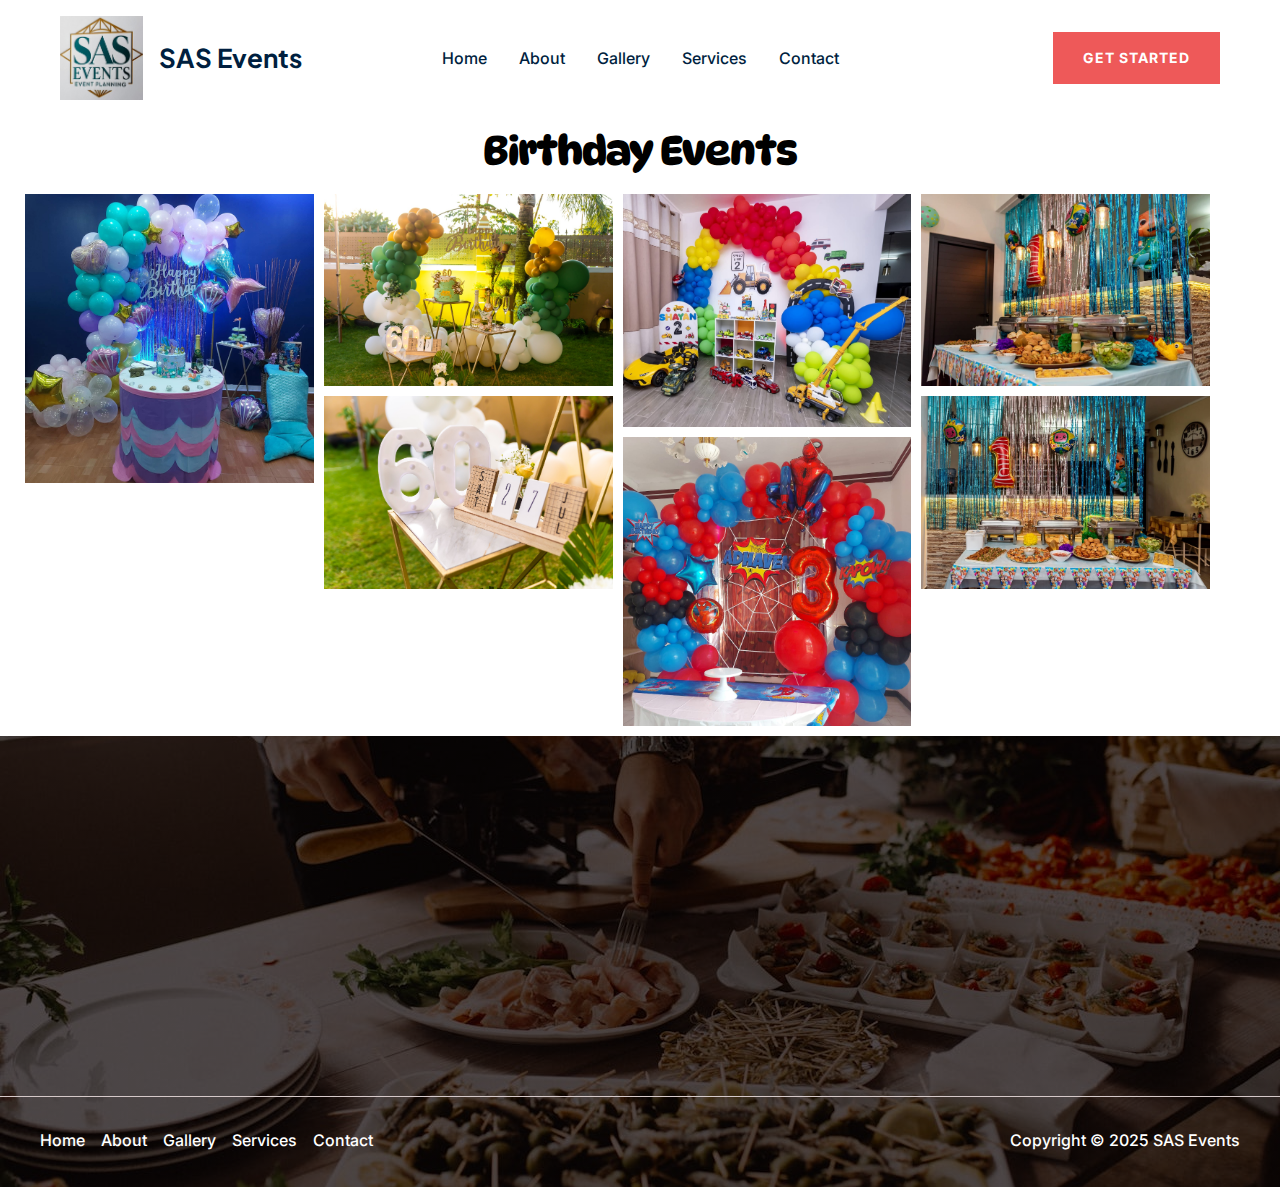
<file: elementor-437/index.html>
<!DOCTYPE html>
<html lang="en-US">
<head>
<meta charset="UTF-8">
<meta name="viewport" content="width=device-width, initial-scale=1">
	<link rel="profile" href="https://gmpg.org/xfn/11"> 
	<title>Elementor #437 &#8211; SAS Events</title>
<meta name="robots" content="max-image-preview:large">
	<style>img:is([sizes="auto" i], [sizes^="auto," i]) { contain-intrinsic-size: 3000px 1500px }</style>
	<link rel="dns-prefetch" href="//fonts.googleapis.com">
<link rel="alternate" type="application/rss+xml" title="SAS Events &raquo; Feed" href="/feed/">
<link rel="alternate" type="application/rss+xml" title="SAS Events &raquo; Comments Feed" href="/comments/feed/">
<script>
window._wpemojiSettings = {"baseUrl":"https:\/\/s.w.org\/images\/core\/emoji\/15.1.0\/72x72\/","ext":".png","svgUrl":"https:\/\/s.w.org\/images\/core\/emoji\/15.1.0\/svg\/","svgExt":".svg","source":{"concatemoji":"\/wp-includes\/js\/wp-emoji-release.min.js?ver=6.8.1"}};
/*! This file is auto-generated */
!function(i,n){var o,s,e;function c(e){try{var t={supportTests:e,timestamp:(new Date).valueOf()};sessionStorage.setItem(o,JSON.stringify(t))}catch(e){}}function p(e,t,n){e.clearRect(0,0,e.canvas.width,e.canvas.height),e.fillText(t,0,0);var t=new Uint32Array(e.getImageData(0,0,e.canvas.width,e.canvas.height).data),r=(e.clearRect(0,0,e.canvas.width,e.canvas.height),e.fillText(n,0,0),new Uint32Array(e.getImageData(0,0,e.canvas.width,e.canvas.height).data));return t.every(function(e,t){return e===r[t]})}function u(e,t,n){switch(t){case"flag":return n(e,"🏳️‍⚧️","🏳️​⚧️")?!1:!n(e,"🇺🇳","🇺​🇳")&&!n(e,"🏴󠁧󠁢󠁥󠁮󠁧󠁿","🏴​󠁧​󠁢​󠁥​󠁮​󠁧​󠁿");case"emoji":return!n(e,"🐦‍🔥","🐦​🔥")}return!1}function f(e,t,n){var r="undefined"!=typeof WorkerGlobalScope&&self instanceof WorkerGlobalScope?new OffscreenCanvas(300,150):i.createElement("canvas"),a=r.getContext("2d",{willReadFrequently:!0}),o=(a.textBaseline="top",a.font="600 32px Arial",{});return e.forEach(function(e){o[e]=t(a,e,n)}),o}function t(e){var t=i.createElement("script");t.src=e,t.defer=!0,i.head.appendChild(t)}"undefined"!=typeof Promise&&(o="wpEmojiSettingsSupports",s=["flag","emoji"],n.supports={everything:!0,everythingExceptFlag:!0},e=new Promise(function(e){i.addEventListener("DOMContentLoaded",e,{once:!0})}),new Promise(function(t){var n=function(){try{var e=JSON.parse(sessionStorage.getItem(o));if("object"==typeof e&&"number"==typeof e.timestamp&&(new Date).valueOf()<e.timestamp+604800&&"object"==typeof e.supportTests)return e.supportTests}catch(e){}return null}();if(!n){if("undefined"!=typeof Worker&&"undefined"!=typeof OffscreenCanvas&&"undefined"!=typeof URL&&URL.createObjectURL&&"undefined"!=typeof Blob)try{var e="postMessage("+f.toString()+"("+[JSON.stringify(s),u.toString(),p.toString()].join(",")+"));",r=new Blob([e],{type:"text/javascript"}),a=new Worker(URL.createObjectURL(r),{name:"wpTestEmojiSupports"});return void(a.onmessage=function(e){c(n=e.data),a.terminate(),t(n)})}catch(e){}c(n=f(s,u,p))}t(n)}).then(function(e){for(var t in e)n.supports[t]=e[t],n.supports.everything=n.supports.everything&&n.supports[t],"flag"!==t&&(n.supports.everythingExceptFlag=n.supports.everythingExceptFlag&&n.supports[t]);n.supports.everythingExceptFlag=n.supports.everythingExceptFlag&&!n.supports.flag,n.DOMReady=!1,n.readyCallback=function(){n.DOMReady=!0}}).then(function(){return e}).then(function(){var e;n.supports.everything||(n.readyCallback(),(e=n.source||{}).concatemoji?t(e.concatemoji):e.wpemoji&&e.twemoji&&(t(e.twemoji),t(e.wpemoji)))}))}((window,document),window._wpemojiSettings);
</script>
<link rel="stylesheet" id="astra-theme-css-css" href="/wp-content/themes/astra/assets/css/minified/main.min.css?ver=4.10.0" media="all">
<style id="astra-theme-css-inline-css">:root{--ast-post-nav-space:0;--ast-container-default-xlg-padding:2.5em;--ast-container-default-lg-padding:2.5em;--ast-container-default-slg-padding:2em;--ast-container-default-md-padding:2.5em;--ast-container-default-sm-padding:2.5em;--ast-container-default-xs-padding:2.4em;--ast-container-default-xxs-padding:1.8em;--ast-code-block-background:#ECEFF3;--ast-comment-inputs-background:#F9FAFB;--ast-normal-container-width:1200px;--ast-narrow-container-width:750px;--ast-blog-title-font-weight:600;--ast-blog-meta-weight:600;--ast-global-color-primary:var(--ast-global-color-5);--ast-global-color-secondary:var(--ast-global-color-4);--ast-global-color-alternate-background:var(--ast-global-color-7);--ast-global-color-subtle-background:var(--ast-global-color-6);--ast-bg-style-guide:#F8FAFC;--ast-shadow-style-guide:0px 0px 4px 0 #00000057;--ast-global-dark-bg-style:#fff;--ast-global-dark-lfs:#fbfbfb;--ast-widget-bg-color:#fafafa;--ast-wc-container-head-bg-color:#fbfbfb;--ast-title-layout-bg:#eeeeee;--ast-search-border-color:#e7e7e7;--ast-lifter-hover-bg:#e6e6e6;--ast-gallery-block-color:#000;--srfm-color-input-label:var(--ast-global-color-2);}html{font-size:100%;}a{color:var(--ast-global-color-0);}a:hover,a:focus{color:var(--ast-global-color-1);}body,button,input,select,textarea,.ast-button,.ast-custom-button{font-family:'Inter',sans-serif;font-weight:500;font-size:16px;font-size:1rem;line-height:var(--ast-body-line-height,1.65);}blockquote{color:var(--ast-global-color-3);}h1,.entry-content h1,h2,.entry-content h2,h3,.entry-content h3,h4,.entry-content h4,h5,.entry-content h5,h6,.entry-content h6,.site-title,.site-title a{font-family:'Plus Jakarta Sans',sans-serif;font-weight:700;}.ast-site-identity .site-title a{color:var(--ast-global-color-2);}.site-title{font-size:26px;font-size:1.625rem;display:block;}header .custom-logo-link img{max-width:83px;width:83px;}.astra-logo-svg{width:83px;}.site-header .site-description{font-size:15px;font-size:0.9375rem;display:none;}.entry-title{font-size:24px;font-size:1.5rem;}.ast-blog-single-element.ast-taxonomy-container a{font-size:14px;font-size:0.875rem;}.ast-blog-meta-container{font-size:13px;font-size:0.8125rem;}.archive .ast-article-post .ast-article-inner,.blog .ast-article-post .ast-article-inner,.archive .ast-article-post .ast-article-inner:hover,.blog .ast-article-post .ast-article-inner:hover{border-top-left-radius:0px;border-top-right-radius:0px;border-bottom-right-radius:0px;border-bottom-left-radius:0px;overflow:hidden;}h1,.entry-content h1{font-size:54px;font-size:3.375rem;font-weight:700;font-family:'Plus Jakarta Sans',sans-serif;line-height:1.15em;text-transform:capitalize;}h2,.entry-content h2{font-size:40px;font-size:2.5rem;font-weight:700;font-family:'Plus Jakarta Sans',sans-serif;line-height:1.2em;letter-spacing:-1px;}h3,.entry-content h3{font-size:28px;font-size:1.75rem;font-weight:700;font-family:'Plus Jakarta Sans',sans-serif;line-height:1.3em;letter-spacing:-1px;}h4,.entry-content h4{font-size:20px;font-size:1.25rem;line-height:1.3em;font-weight:700;font-family:'Plus Jakarta Sans',sans-serif;}h5,.entry-content h5{font-size:18px;font-size:1.125rem;line-height:1.45em;font-weight:700;font-family:'Plus Jakarta Sans',sans-serif;}h6,.entry-content h6{font-size:14px;font-size:0.875rem;line-height:1.6em;font-weight:700;font-family:'Plus Jakarta Sans',sans-serif;}::selection{background-color:var(--ast-global-color-0);color:#000000;}body,h1,.entry-title a,.entry-content h1,h2,.entry-content h2,h3,.entry-content h3,h4,.entry-content h4,h5,.entry-content h5,h6,.entry-content h6{color:var(--ast-global-color-3);}.tagcloud a:hover,.tagcloud a:focus,.tagcloud a.current-item{color:#000000;border-color:var(--ast-global-color-0);background-color:var(--ast-global-color-0);}input:focus,input[type="text"]:focus,input[type="email"]:focus,input[type="url"]:focus,input[type="password"]:focus,input[type="reset"]:focus,input[type="search"]:focus,textarea:focus{border-color:var(--ast-global-color-0);}input[type="radio"]:checked,input[type=reset],input[type="checkbox"]:checked,input[type="checkbox"]:hover:checked,input[type="checkbox"]:focus:checked,input[type=range]::-webkit-slider-thumb{border-color:var(--ast-global-color-0);background-color:var(--ast-global-color-0);box-shadow:none;}.site-footer a:hover + .post-count,.site-footer a:focus + .post-count{background:var(--ast-global-color-0);border-color:var(--ast-global-color-0);}.single .nav-links .nav-previous,.single .nav-links .nav-next{color:var(--ast-global-color-0);}.entry-meta,.entry-meta *{line-height:1.45;color:var(--ast-global-color-0);font-weight:600;}.entry-meta a:not(.ast-button):hover,.entry-meta a:not(.ast-button):hover *,.entry-meta a:not(.ast-button):focus,.entry-meta a:not(.ast-button):focus *,.page-links > .page-link,.page-links .page-link:hover,.post-navigation a:hover{color:var(--ast-global-color-1);}#cat option,.secondary .calendar_wrap thead a,.secondary .calendar_wrap thead a:visited{color:var(--ast-global-color-0);}.secondary .calendar_wrap #today,.ast-progress-val span{background:var(--ast-global-color-0);}.secondary a:hover + .post-count,.secondary a:focus + .post-count{background:var(--ast-global-color-0);border-color:var(--ast-global-color-0);}.calendar_wrap #today > a{color:#000000;}.page-links .page-link,.single .post-navigation a{color:var(--ast-global-color-3);}.ast-search-menu-icon .search-form button.search-submit{padding:0 4px;}.ast-search-menu-icon form.search-form{padding-right:0;}.ast-search-menu-icon.slide-search input.search-field{width:0;}.ast-header-search .ast-search-menu-icon.ast-dropdown-active .search-form,.ast-header-search .ast-search-menu-icon.ast-dropdown-active .search-field:focus{transition:all 0.2s;}.search-form input.search-field:focus{outline:none;}.ast-search-menu-icon .search-form button.search-submit:focus,.ast-theme-transparent-header .ast-header-search .ast-dropdown-active .ast-icon,.ast-theme-transparent-header .ast-inline-search .search-field:focus .ast-icon{color:var(--ast-global-color-1);}.ast-header-search .slide-search .search-form{border:2px solid var(--ast-global-color-0);}.ast-header-search .slide-search .search-field{background-color:(--ast-global-dark-bg-style);}.ast-archive-title{color:var(--ast-global-color-2);}.widget-title{font-size:22px;font-size:1.375rem;color:var(--ast-global-color-2);}.ast-single-post .entry-content a,.ast-comment-content a:not(.ast-comment-edit-reply-wrap a){text-decoration:underline;}.ast-single-post .elementor-widget-button .elementor-button,.ast-single-post .entry-content .uagb-tab a,.ast-single-post .entry-content .uagb-ifb-cta a,.ast-single-post .entry-content .uabb-module-content a,.ast-single-post .entry-content .uagb-post-grid a,.ast-single-post .entry-content .uagb-timeline a,.ast-single-post .entry-content .uagb-toc__wrap a,.ast-single-post .entry-content .uagb-taxomony-box a,.ast-single-post .entry-content .woocommerce a,.entry-content .wp-block-latest-posts > li > a,.ast-single-post .entry-content .wp-block-file__button,li.ast-post-filter-single,.ast-single-post .ast-comment-content .comment-reply-link,.ast-single-post .ast-comment-content .comment-edit-link{text-decoration:none;}.ast-search-menu-icon.slide-search a:focus-visible:focus-visible,.astra-search-icon:focus-visible,#close:focus-visible,a:focus-visible,.ast-menu-toggle:focus-visible,.site .skip-link:focus-visible,.wp-block-loginout input:focus-visible,.wp-block-search.wp-block-search__button-inside .wp-block-search__inside-wrapper,.ast-header-navigation-arrow:focus-visible,.woocommerce .wc-proceed-to-checkout > .checkout-button:focus-visible,.woocommerce .woocommerce-MyAccount-navigation ul li a:focus-visible,.ast-orders-table__row .ast-orders-table__cell:focus-visible,.woocommerce .woocommerce-order-details .order-again > .button:focus-visible,.woocommerce .woocommerce-message a.button.wc-forward:focus-visible,.woocommerce #minus_qty:focus-visible,.woocommerce #plus_qty:focus-visible,a#ast-apply-coupon:focus-visible,.woocommerce .woocommerce-info a:focus-visible,.woocommerce .astra-shop-summary-wrap a:focus-visible,.woocommerce a.wc-forward:focus-visible,#ast-apply-coupon:focus-visible,.woocommerce-js .woocommerce-mini-cart-item a.remove:focus-visible,#close:focus-visible,.button.search-submit:focus-visible,#search_submit:focus,.normal-search:focus-visible,.ast-header-account-wrap:focus-visible,.woocommerce .ast-on-card-button.ast-quick-view-trigger:focus{outline-style:dotted;outline-color:inherit;outline-width:thin;}input:focus,input[type="text"]:focus,input[type="email"]:focus,input[type="url"]:focus,input[type="password"]:focus,input[type="reset"]:focus,input[type="search"]:focus,input[type="number"]:focus,textarea:focus,.wp-block-search__input:focus,[data-section="section-header-mobile-trigger"] .ast-button-wrap .ast-mobile-menu-trigger-minimal:focus,.ast-mobile-popup-drawer.active .menu-toggle-close:focus,.woocommerce-ordering select.orderby:focus,#ast-scroll-top:focus,#coupon_code:focus,.woocommerce-page #comment:focus,.woocommerce #reviews #respond input#submit:focus,.woocommerce a.add_to_cart_button:focus,.woocommerce .button.single_add_to_cart_button:focus,.woocommerce .woocommerce-cart-form button:focus,.woocommerce .woocommerce-cart-form__cart-item .quantity .qty:focus,.woocommerce .woocommerce-billing-fields .woocommerce-billing-fields__field-wrapper .woocommerce-input-wrapper > .input-text:focus,.woocommerce #order_comments:focus,.woocommerce #place_order:focus,.woocommerce .woocommerce-address-fields .woocommerce-address-fields__field-wrapper .woocommerce-input-wrapper > .input-text:focus,.woocommerce .woocommerce-MyAccount-content form button:focus,.woocommerce .woocommerce-MyAccount-content .woocommerce-EditAccountForm .woocommerce-form-row .woocommerce-Input.input-text:focus,.woocommerce .ast-woocommerce-container .woocommerce-pagination ul.page-numbers li a:focus,body #content .woocommerce form .form-row .select2-container--default .select2-selection--single:focus,#ast-coupon-code:focus,.woocommerce.woocommerce-js .quantity input[type=number]:focus,.woocommerce-js .woocommerce-mini-cart-item .quantity input[type=number]:focus,.woocommerce p#ast-coupon-trigger:focus{border-style:dotted;border-color:inherit;border-width:thin;}input{outline:none;}.ast-logo-title-inline .site-logo-img{padding-right:1em;}.site-logo-img img{ transition:all 0.2s linear;}body .ast-oembed-container *{position:absolute;top:0;width:100%;height:100%;left:0;}body .wp-block-embed-pocket-casts .ast-oembed-container *{position:unset;}.ast-single-post-featured-section + article {margin-top: 2em;}.site-content .ast-single-post-featured-section img {width: 100%;overflow: hidden;object-fit: cover;}.ast-separate-container .site-content .ast-single-post-featured-section + article {margin-top: -80px;z-index: 9;position: relative;border-radius: 4px;}@media (min-width: 922px) {.ast-no-sidebar .site-content .ast-article-image-container--wide {margin-left: -120px;margin-right: -120px;max-width: unset;width: unset;}.ast-left-sidebar .site-content .ast-article-image-container--wide,.ast-right-sidebar .site-content .ast-article-image-container--wide {margin-left: -10px;margin-right: -10px;}.site-content .ast-article-image-container--full {margin-left: calc( -50vw + 50%);margin-right: calc( -50vw + 50%);max-width: 100vw;width: 100vw;}.ast-left-sidebar .site-content .ast-article-image-container--full,.ast-right-sidebar .site-content .ast-article-image-container--full {margin-left: -10px;margin-right: -10px;max-width: inherit;width: auto;}}.site > .ast-single-related-posts-container {margin-top: 0;}@media (min-width: 922px) {.ast-desktop .ast-container--narrow {max-width: var(--ast-narrow-container-width);margin: 0 auto;}}.ast-page-builder-template .hentry {margin: 0;}.ast-page-builder-template .site-content > .ast-container {max-width: 100%;padding: 0;}.ast-page-builder-template .site .site-content #primary {padding: 0;margin: 0;}.ast-page-builder-template .no-results {text-align: center;margin: 4em auto;}.ast-page-builder-template .ast-pagination {padding: 2em;}.ast-page-builder-template .entry-header.ast-no-title.ast-no-thumbnail {margin-top: 0;}.ast-page-builder-template .entry-header.ast-header-without-markup {margin-top: 0;margin-bottom: 0;}.ast-page-builder-template .entry-header.ast-no-title.ast-no-meta {margin-bottom: 0;}.ast-page-builder-template.single .post-navigation {padding-bottom: 2em;}.ast-page-builder-template.single-post .site-content > .ast-container {max-width: 100%;}.ast-page-builder-template .entry-header {margin-top: 2em;margin-left: auto;margin-right: auto;}.ast-page-builder-template .ast-archive-description {margin: 2em auto 0;padding-left: 20px;padding-right: 20px;}.ast-page-builder-template .ast-row {margin-left: 0;margin-right: 0;}.single.ast-page-builder-template .entry-header + .entry-content,.single.ast-page-builder-template .ast-single-entry-banner + .site-content article .entry-content {margin-bottom: 2em;}@media(min-width: 921px) {.ast-page-builder-template.archive.ast-right-sidebar .ast-row article,.ast-page-builder-template.archive.ast-left-sidebar .ast-row article {padding-left: 0;padding-right: 0;}}input[type="text"],input[type="number"],input[type="email"],input[type="url"],input[type="password"],input[type="search"],input[type=reset],input[type=tel],input[type=date],select,textarea{font-size:16px;font-style:normal;font-weight:400;line-height:24px;width:100%;padding:12px 16px;border-radius:4px;box-shadow:0px 1px 2px 0px rgba(0,0,0,0.05);color:var(--ast-form-input-text,#475569);}input[type="text"],input[type="number"],input[type="email"],input[type="url"],input[type="password"],input[type="search"],input[type=reset],input[type=tel],input[type=date],select{height:40px;}input[type="date"]{border-width:1px;border-style:solid;border-color:var(--ast-border-color);background:var( --ast-global-color-secondary,--ast-global-color-5 );}input[type="text"]:focus,input[type="number"]:focus,input[type="email"]:focus,input[type="url"]:focus,input[type="password"]:focus,input[type="search"]:focus,input[type=reset]:focus,input[type="tel"]:focus,input[type="date"]:focus,select:focus,textarea:focus{border-color:#046BD2;box-shadow:none;outline:none;color:var(--ast-form-input-focus-text,#475569);}label,legend{color:#111827;font-size:14px;font-style:normal;font-weight:500;line-height:20px;}select{padding:6px 10px;}fieldset{padding:30px;border-radius:4px;}button,.ast-button,.button,input[type="button"],input[type="reset"],input[type="submit"]{border-radius:4px;box-shadow:0px 1px 2px 0px rgba(0,0,0,0.05);}:root{--ast-comment-inputs-background:#FFF;}::placeholder{color:var(--ast-form-field-color,#9CA3AF);}::-ms-input-placeholder{color:var(--ast-form-field-color,#9CA3AF);}@media (max-width:921.9px){#ast-desktop-header{display:none;}}@media (min-width:922px){#ast-mobile-header{display:none;}}.wp-block-buttons.aligncenter{justify-content:center;}@media (max-width:921px){.ast-theme-transparent-header #primary,.ast-theme-transparent-header #secondary{padding:0;}}@media (max-width:921px){.ast-plain-container.ast-no-sidebar #primary{padding:0;}}.ast-plain-container.ast-no-sidebar #primary{margin-top:0;margin-bottom:0;}@media (max-width:921px){.ast-separate-container #primary,.ast-narrow-container #primary{padding-top:0px;}}@media (max-width:544px){.ast-separate-container #primary,.ast-narrow-container #primary{padding-top:0px;}}@media (max-width:921px){.ast-separate-container #primary,.ast-narrow-container #primary{padding-bottom:0px;}}@media (max-width:544px){.ast-separate-container #primary,.ast-narrow-container #primary{padding-bottom:0px;}}.wp-block-button.is-style-outline .wp-block-button__link{border-color:var(--ast-global-color-0);border-top-width:2px;border-right-width:2px;border-bottom-width:2px;border-left-width:2px;}div.wp-block-button.is-style-outline > .wp-block-button__link:not(.has-text-color),div.wp-block-button.wp-block-button__link.is-style-outline:not(.has-text-color){color:var(--ast-global-color-0);}.wp-block-button.is-style-outline .wp-block-button__link:hover,.wp-block-buttons .wp-block-button.is-style-outline .wp-block-button__link:focus,.wp-block-buttons .wp-block-button.is-style-outline > .wp-block-button__link:not(.has-text-color):hover,.wp-block-buttons .wp-block-button.wp-block-button__link.is-style-outline:not(.has-text-color):hover{color:#ffffff;background-color:var(--ast-global-color-1);border-color:var(--ast-global-color-1);}.post-page-numbers.current .page-link,.ast-pagination .page-numbers.current{color:#000000;border-color:var(--ast-global-color-0);background-color:var(--ast-global-color-0);}.wp-block-button.is-style-outline .wp-block-button__link{border-top-width:2px;border-right-width:2px;border-bottom-width:2px;border-left-width:2px;}.wp-block-buttons .wp-block-button.is-style-outline .wp-block-button__link.wp-element-button,.ast-outline-button,.wp-block-uagb-buttons-child .uagb-buttons-repeater.ast-outline-button{border-color:var(--ast-global-color-0);border-top-width:2px;border-right-width:2px;border-bottom-width:2px;border-left-width:2px;font-family:inherit;font-weight:700;font-size:14px;font-size:0.875rem;line-height:1.6em;letter-spacing:1px;padding-top:13px;padding-right:28px;padding-bottom:13px;padding-left:28px;border-top-left-radius:0px;border-top-right-radius:0px;border-bottom-right-radius:0px;border-bottom-left-radius:0px;}.wp-block-buttons .wp-block-button.is-style-outline > .wp-block-button__link:not(.has-text-color),.wp-block-buttons .wp-block-button.wp-block-button__link.is-style-outline:not(.has-text-color),.ast-outline-button{color:var(--ast-global-color-0);}.wp-block-button.is-style-outline .wp-block-button__link:hover,.wp-block-buttons .wp-block-button.is-style-outline .wp-block-button__link:focus,.wp-block-buttons .wp-block-button.is-style-outline > .wp-block-button__link:not(.has-text-color):hover,.wp-block-buttons .wp-block-button.wp-block-button__link.is-style-outline:not(.has-text-color):hover,.ast-outline-button:hover,.ast-outline-button:focus,.wp-block-uagb-buttons-child .uagb-buttons-repeater.ast-outline-button:hover,.wp-block-uagb-buttons-child .uagb-buttons-repeater.ast-outline-button:focus{color:#ffffff;background-color:var(--ast-global-color-1);border-color:var(--ast-global-color-1);}.ast-single-post .entry-content a.ast-outline-button,.ast-single-post .entry-content .is-style-outline>.wp-block-button__link{text-decoration:none;}.wp-block-button .wp-block-button__link.wp-element-button.is-style-outline:not(.has-background),.wp-block-button.is-style-outline>.wp-block-button__link.wp-element-button:not(.has-background),.ast-outline-button{background-color:rgba(0,0,0,0);}.uagb-buttons-repeater.ast-outline-button{border-radius:9999px;}@media (max-width:921px){.wp-block-buttons .wp-block-button.is-style-outline .wp-block-button__link.wp-element-button,.ast-outline-button,.wp-block-uagb-buttons-child .uagb-buttons-repeater.ast-outline-button{font-size:14px;font-size:0.875rem;padding-top:13px;padding-right:26px;padding-bottom:13px;padding-left:26px;}}@media (max-width:544px){.wp-block-buttons .wp-block-button.is-style-outline .wp-block-button__link.wp-element-button,.ast-outline-button,.wp-block-uagb-buttons-child .uagb-buttons-repeater.ast-outline-button{font-size:14px;font-size:0.875rem;padding-top:13px;padding-right:26px;padding-bottom:13px;padding-left:26px;}}.entry-content[data-ast-blocks-layout] > figure{margin-bottom:1em;}h1.widget-title{font-weight:700;}h2.widget-title{font-weight:700;}h3.widget-title{font-weight:700;}.elementor-widget-container .elementor-loop-container .e-loop-item[data-elementor-type="loop-item"]{width:100%;} .content-area .elementor-widget-theme-post-content h1,.content-area .elementor-widget-theme-post-content h2,.content-area .elementor-widget-theme-post-content h3,.content-area .elementor-widget-theme-post-content h4,.content-area .elementor-widget-theme-post-content h5,.content-area .elementor-widget-theme-post-content h6{margin-top:1.5em;margin-bottom:calc(0.3em + 10px);}#page{display:flex;flex-direction:column;min-height:100vh;}.ast-404-layout-1 h1.page-title{color:var(--ast-global-color-2);}.single .post-navigation a{line-height:1em;height:inherit;}.error-404 .page-sub-title{font-size:1.5rem;font-weight:inherit;}.search .site-content .content-area .search-form{margin-bottom:0;}#page .site-content{flex-grow:1;}.widget{margin-bottom:1.25em;}#secondary li{line-height:1.5em;}#secondary .wp-block-group h2{margin-bottom:0.7em;}#secondary h2{font-size:1.7rem;}.ast-separate-container .ast-article-post,.ast-separate-container .ast-article-single,.ast-separate-container .comment-respond{padding:3em;}.ast-separate-container .ast-article-single .ast-article-single{padding:0;}.ast-article-single .wp-block-post-template-is-layout-grid{padding-left:0;}.ast-separate-container .comments-title,.ast-narrow-container .comments-title{padding:1.5em 2em;}.ast-page-builder-template .comment-form-textarea,.ast-comment-formwrap .ast-grid-common-col{padding:0;}.ast-comment-formwrap{padding:0;display:inline-flex;column-gap:20px;width:100%;margin-left:0;margin-right:0;}.comments-area textarea#comment:focus,.comments-area textarea#comment:active,.comments-area .ast-comment-formwrap input[type="text"]:focus,.comments-area .ast-comment-formwrap input[type="text"]:active {box-shadow:none;outline:none;}.archive.ast-page-builder-template .entry-header{margin-top:2em;}.ast-page-builder-template .ast-comment-formwrap{width:100%;}.entry-title{margin-bottom:0.6em;}.ast-archive-description p{font-size:inherit;font-weight:inherit;line-height:inherit;}.ast-separate-container .ast-comment-list li.depth-1,.hentry{margin-bottom:1.5em;}.site-content section.ast-archive-description{margin-bottom:2em;}@media (min-width:921px){.ast-left-sidebar.ast-page-builder-template #secondary,.archive.ast-right-sidebar.ast-page-builder-template .site-main{padding-left:20px;padding-right:20px;}}@media (max-width:544px){.ast-comment-formwrap.ast-row{column-gap:10px;display:inline-block;}#ast-commentform .ast-grid-common-col{position:relative;width:100%;}}@media (min-width:1201px){.ast-separate-container .ast-article-post,.ast-separate-container .ast-article-single,.ast-separate-container .ast-author-box,.ast-separate-container .ast-404-layout-1,.ast-separate-container .no-results{padding:3em;}} .content-area .elementor-widget-theme-post-content h1,.content-area .elementor-widget-theme-post-content h2,.content-area .elementor-widget-theme-post-content h3,.content-area .elementor-widget-theme-post-content h4,.content-area .elementor-widget-theme-post-content h5,.content-area .elementor-widget-theme-post-content h6{margin-top:1.5em;margin-bottom:calc(0.3em + 10px);}.elementor-loop-container .e-loop-item,.elementor-loop-container .ast-separate-container .ast-article-post,.elementor-loop-container .ast-separate-container .ast-article-single,.elementor-loop-container .ast-separate-container .comment-respond{padding:0px;}@media (max-width:921px){.ast-separate-container #primary,.ast-separate-container #secondary{padding:1.5em 0;}#primary,#secondary{padding:1.5em 0;margin:0;}.ast-left-sidebar #content > .ast-container{display:flex;flex-direction:column-reverse;width:100%;}}@media (min-width:922px){.ast-separate-container.ast-right-sidebar #primary,.ast-separate-container.ast-left-sidebar #primary{border:0;}.search-no-results.ast-separate-container #primary{margin-bottom:4em;}}.wp-block-button .wp-block-button__link{color:#ffffff;}.wp-block-button .wp-block-button__link:hover,.wp-block-button .wp-block-button__link:focus{color:#ffffff;background-color:var(--ast-global-color-1);border-color:var(--ast-global-color-1);}.elementor-widget-heading h1.elementor-heading-title{line-height:1.15em;}.elementor-widget-heading h2.elementor-heading-title{line-height:1.2em;}.elementor-widget-heading h3.elementor-heading-title{line-height:1.3em;}.elementor-widget-heading h4.elementor-heading-title{line-height:1.3em;}.elementor-widget-heading h5.elementor-heading-title{line-height:1.45em;}.elementor-widget-heading h6.elementor-heading-title{line-height:1.6em;}.wp-block-button .wp-block-button__link,.wp-block-search .wp-block-search__button,body .wp-block-file .wp-block-file__button{border-style:solid;border-top-width:2px;border-right-width:2px;border-left-width:2px;border-bottom-width:2px;border-color:var(--ast-global-color-0);background-color:var(--ast-global-color-0);color:#ffffff;font-family:inherit;font-weight:700;line-height:1.6em;text-transform:uppercase;letter-spacing:1px;font-size:14px;font-size:0.875rem;border-top-left-radius:0px;border-top-right-radius:0px;border-bottom-right-radius:0px;border-bottom-left-radius:0px;padding-top:13px;padding-right:28px;padding-bottom:13px;padding-left:28px;}.ast-single-post .entry-content .wp-block-button .wp-block-button__link,.ast-single-post .entry-content .wp-block-search .wp-block-search__button,body .entry-content .wp-block-file .wp-block-file__button{text-decoration:none;}@media (max-width:921px){.wp-block-button .wp-block-button__link,.wp-block-search .wp-block-search__button,body .wp-block-file .wp-block-file__button{font-size:14px;font-size:0.875rem;padding-top:13px;padding-right:26px;padding-bottom:13px;padding-left:26px;}}@media (max-width:544px){.wp-block-button .wp-block-button__link,.wp-block-search .wp-block-search__button,body .wp-block-file .wp-block-file__button{font-size:14px;font-size:0.875rem;padding-top:13px;padding-right:26px;padding-bottom:13px;padding-left:26px;}}.menu-toggle,button,.ast-button,.ast-custom-button,.button,input#submit,input[type="button"],input[type="submit"],input[type="reset"],#comments .submit,.search .search-submit,form[CLASS*="wp-block-search__"].wp-block-search .wp-block-search__inside-wrapper .wp-block-search__button,body .wp-block-file .wp-block-file__button,.search .search-submit,.woocommerce-js a.button,.woocommerce button.button,.woocommerce .woocommerce-message a.button,.woocommerce #respond input#submit.alt,.woocommerce input.button.alt,.woocommerce input.button,.woocommerce input.button:disabled,.woocommerce input.button:disabled[disabled],.woocommerce input.button:disabled:hover,.woocommerce input.button:disabled[disabled]:hover,.woocommerce #respond input#submit,.woocommerce button.button.alt.disabled,.wc-block-grid__products .wc-block-grid__product .wp-block-button__link,.wc-block-grid__product-onsale,[CLASS*="wc-block"] button,.woocommerce-js .astra-cart-drawer .astra-cart-drawer-content .woocommerce-mini-cart__buttons .button:not(.checkout):not(.ast-continue-shopping),.woocommerce-js .astra-cart-drawer .astra-cart-drawer-content .woocommerce-mini-cart__buttons a.checkout,.woocommerce button.button.alt.disabled.wc-variation-selection-needed,[CLASS*="wc-block"] .wc-block-components-button{border-style:solid;border-top-width:2px;border-right-width:2px;border-left-width:2px;border-bottom-width:2px;color:#ffffff;border-color:var(--ast-global-color-0);background-color:var(--ast-global-color-0);padding-top:13px;padding-right:28px;padding-bottom:13px;padding-left:28px;font-family:inherit;font-weight:700;font-size:14px;font-size:0.875rem;line-height:1.6em;text-transform:uppercase;letter-spacing:1px;border-top-left-radius:0px;border-top-right-radius:0px;border-bottom-right-radius:0px;border-bottom-left-radius:0px;}button:focus,.menu-toggle:hover,button:hover,.ast-button:hover,.ast-custom-button:hover .button:hover,.ast-custom-button:hover ,input[type=reset]:hover,input[type=reset]:focus,input#submit:hover,input#submit:focus,input[type="button"]:hover,input[type="button"]:focus,input[type="submit"]:hover,input[type="submit"]:focus,form[CLASS*="wp-block-search__"].wp-block-search .wp-block-search__inside-wrapper .wp-block-search__button:hover,form[CLASS*="wp-block-search__"].wp-block-search .wp-block-search__inside-wrapper .wp-block-search__button:focus,body .wp-block-file .wp-block-file__button:hover,body .wp-block-file .wp-block-file__button:focus,.woocommerce-js a.button:hover,.woocommerce button.button:hover,.woocommerce .woocommerce-message a.button:hover,.woocommerce #respond input#submit:hover,.woocommerce #respond input#submit.alt:hover,.woocommerce input.button.alt:hover,.woocommerce input.button:hover,.woocommerce button.button.alt.disabled:hover,.wc-block-grid__products .wc-block-grid__product .wp-block-button__link:hover,[CLASS*="wc-block"] button:hover,.woocommerce-js .astra-cart-drawer .astra-cart-drawer-content .woocommerce-mini-cart__buttons .button:not(.checkout):not(.ast-continue-shopping):hover,.woocommerce-js .astra-cart-drawer .astra-cart-drawer-content .woocommerce-mini-cart__buttons a.checkout:hover,.woocommerce button.button.alt.disabled.wc-variation-selection-needed:hover,[CLASS*="wc-block"] .wc-block-components-button:hover,[CLASS*="wc-block"] .wc-block-components-button:focus{color:#ffffff;background-color:var(--ast-global-color-1);border-color:var(--ast-global-color-1);}form[CLASS*="wp-block-search__"].wp-block-search .wp-block-search__inside-wrapper .wp-block-search__button.has-icon{padding-top:calc(13px - 3px);padding-right:calc(28px - 3px);padding-bottom:calc(13px - 3px);padding-left:calc(28px - 3px);}@media (max-width:921px){.menu-toggle,button,.ast-button,.ast-custom-button,.button,input#submit,input[type="button"],input[type="submit"],input[type="reset"],#comments .submit,.search .search-submit,form[CLASS*="wp-block-search__"].wp-block-search .wp-block-search__inside-wrapper .wp-block-search__button,body .wp-block-file .wp-block-file__button,.search .search-submit,.woocommerce-js a.button,.woocommerce button.button,.woocommerce .woocommerce-message a.button,.woocommerce #respond input#submit.alt,.woocommerce input.button.alt,.woocommerce input.button,.woocommerce input.button:disabled,.woocommerce input.button:disabled[disabled],.woocommerce input.button:disabled:hover,.woocommerce input.button:disabled[disabled]:hover,.woocommerce #respond input#submit,.woocommerce button.button.alt.disabled,.wc-block-grid__products .wc-block-grid__product .wp-block-button__link,.wc-block-grid__product-onsale,[CLASS*="wc-block"] button,.woocommerce-js .astra-cart-drawer .astra-cart-drawer-content .woocommerce-mini-cart__buttons .button:not(.checkout):not(.ast-continue-shopping),.woocommerce-js .astra-cart-drawer .astra-cart-drawer-content .woocommerce-mini-cart__buttons a.checkout,.woocommerce button.button.alt.disabled.wc-variation-selection-needed,[CLASS*="wc-block"] .wc-block-components-button{padding-top:13px;padding-right:26px;padding-bottom:13px;padding-left:26px;font-size:14px;font-size:0.875rem;}}@media (max-width:544px){.menu-toggle,button,.ast-button,.ast-custom-button,.button,input#submit,input[type="button"],input[type="submit"],input[type="reset"],#comments .submit,.search .search-submit,form[CLASS*="wp-block-search__"].wp-block-search .wp-block-search__inside-wrapper .wp-block-search__button,body .wp-block-file .wp-block-file__button,.search .search-submit,.woocommerce-js a.button,.woocommerce button.button,.woocommerce .woocommerce-message a.button,.woocommerce #respond input#submit.alt,.woocommerce input.button.alt,.woocommerce input.button,.woocommerce input.button:disabled,.woocommerce input.button:disabled[disabled],.woocommerce input.button:disabled:hover,.woocommerce input.button:disabled[disabled]:hover,.woocommerce #respond input#submit,.woocommerce button.button.alt.disabled,.wc-block-grid__products .wc-block-grid__product .wp-block-button__link,.wc-block-grid__product-onsale,[CLASS*="wc-block"] button,.woocommerce-js .astra-cart-drawer .astra-cart-drawer-content .woocommerce-mini-cart__buttons .button:not(.checkout):not(.ast-continue-shopping),.woocommerce-js .astra-cart-drawer .astra-cart-drawer-content .woocommerce-mini-cart__buttons a.checkout,.woocommerce button.button.alt.disabled.wc-variation-selection-needed,[CLASS*="wc-block"] .wc-block-components-button{padding-top:13px;padding-right:26px;padding-bottom:13px;padding-left:26px;font-size:14px;font-size:0.875rem;}}@media (max-width:921px){.menu-toggle,button,.ast-button,.button,input#submit,input[type="button"],input[type="submit"],input[type="reset"]{font-size:14px;font-size:0.875rem;}.ast-mobile-header-stack .main-header-bar .ast-search-menu-icon{display:inline-block;}.ast-header-break-point.ast-header-custom-item-outside .ast-mobile-header-stack .main-header-bar .ast-search-icon{margin:0;}.ast-comment-avatar-wrap img{max-width:2.5em;}.ast-comment-meta{padding:0 1.8888em 1.3333em;}}@media (min-width:544px){.ast-container{max-width:100%;}}@media (max-width:544px){.ast-separate-container .ast-article-post,.ast-separate-container .ast-article-single,.ast-separate-container .comments-title,.ast-separate-container .ast-archive-description{padding:1.5em 1em;}.ast-separate-container #content .ast-container{padding-left:0.54em;padding-right:0.54em;}.ast-separate-container .ast-comment-list .bypostauthor{padding:.5em;}.ast-search-menu-icon.ast-dropdown-active .search-field{width:170px;}.menu-toggle,button,.ast-button,.button,input#submit,input[type="button"],input[type="submit"],input[type="reset"]{font-size:14px;font-size:0.875rem;}} #ast-mobile-header .ast-site-header-cart-li a{pointer-events:none;}@media (max-width:921px){.site-title{font-size:24px;font-size:1.5rem;display:block;}.site-header .site-description{display:none;}.entry-title{font-size:22px;font-size:1.375rem;}h1,.entry-content h1{font-size:40px;}h2,.entry-content h2{font-size:30px;}h3,.entry-content h3{font-size:22px;}h4,.entry-content h4{font-size:18px;font-size:1.125rem;}h5,.entry-content h5{font-size:16px;font-size:1rem;}h6,.entry-content h6{font-size:14px;font-size:0.875rem;}}@media (max-width:544px){.site-title{font-size:22px;font-size:1.375rem;display:block;}.site-header .site-description{display:none;}.entry-title{font-size:18px;font-size:1.125rem;}h1,.entry-content h1{font-size:32px;}h2,.entry-content h2{font-size:24px;}h3,.entry-content h3{font-size:20px;}h4,.entry-content h4{font-size:18px;font-size:1.125rem;}h5,.entry-content h5{font-size:16px;font-size:1rem;}h6,.entry-content h6{font-size:14px;font-size:0.875rem;}}@media (max-width:921px){html{font-size:91.2%;}}@media (max-width:544px){html{font-size:91.2%;}}@media (min-width:922px){.ast-container{max-width:1240px;}}@media (min-width:922px){.site-content .ast-container{display:flex;}}@media (max-width:921px){.site-content .ast-container{flex-direction:column;}}.entry-content h1,.entry-content h2,.entry-content h3,.entry-content h4,.entry-content h5,.entry-content h6{clear:none;}@media (min-width:922px){.main-header-menu .sub-menu .menu-item.ast-left-align-sub-menu:hover > .sub-menu,.main-header-menu .sub-menu .menu-item.ast-left-align-sub-menu.focus > .sub-menu{margin-left:-0px;}}.entry-content li > p{margin-bottom:0;}.site .comments-area{padding-bottom:2em;margin-top:2em;}.wp-block-file {display: flex;align-items: center;flex-wrap: wrap;justify-content: space-between;}.wp-block-pullquote {border: none;}.wp-block-pullquote blockquote::before {content: "\201D";font-family: "Helvetica",sans-serif;display: flex;transform: rotate( 180deg );font-size: 6rem;font-style: normal;line-height: 1;font-weight: bold;align-items: center;justify-content: center;}.has-text-align-right > blockquote::before {justify-content: flex-start;}.has-text-align-left > blockquote::before {justify-content: flex-end;}figure.wp-block-pullquote.is-style-solid-color blockquote {max-width: 100%;text-align: inherit;}:root {--wp--custom--ast-default-block-top-padding: 100px;--wp--custom--ast-default-block-right-padding: 80px;--wp--custom--ast-default-block-bottom-padding: 100px;--wp--custom--ast-default-block-left-padding: 80px;--wp--custom--ast-container-width: 1200px;--wp--custom--ast-content-width-size: 1200px;--wp--custom--ast-wide-width-size: calc(1200px + var(--wp--custom--ast-default-block-left-padding) + var(--wp--custom--ast-default-block-right-padding));}.ast-narrow-container {--wp--custom--ast-content-width-size: 750px;--wp--custom--ast-wide-width-size: 750px;}@media(max-width: 921px) {:root {--wp--custom--ast-default-block-top-padding: 50px;--wp--custom--ast-default-block-right-padding: 50px;--wp--custom--ast-default-block-bottom-padding: 50px;--wp--custom--ast-default-block-left-padding: 50px;}}@media(max-width: 544px) {:root {--wp--custom--ast-default-block-top-padding: 50px;--wp--custom--ast-default-block-right-padding: 30px;--wp--custom--ast-default-block-bottom-padding: 50px;--wp--custom--ast-default-block-left-padding: 30px;}}.entry-content > .wp-block-group,.entry-content > .wp-block-cover,.entry-content > .wp-block-columns {padding-top: var(--wp--custom--ast-default-block-top-padding);padding-right: var(--wp--custom--ast-default-block-right-padding);padding-bottom: var(--wp--custom--ast-default-block-bottom-padding);padding-left: var(--wp--custom--ast-default-block-left-padding);}.ast-plain-container.ast-no-sidebar .entry-content > .alignfull,.ast-page-builder-template .ast-no-sidebar .entry-content > .alignfull {margin-left: calc( -50vw + 50%);margin-right: calc( -50vw + 50%);max-width: 100vw;width: 100vw;}.ast-plain-container.ast-no-sidebar .entry-content .alignfull .alignfull,.ast-page-builder-template.ast-no-sidebar .entry-content .alignfull .alignfull,.ast-plain-container.ast-no-sidebar .entry-content .alignfull .alignwide,.ast-page-builder-template.ast-no-sidebar .entry-content .alignfull .alignwide,.ast-plain-container.ast-no-sidebar .entry-content .alignwide .alignfull,.ast-page-builder-template.ast-no-sidebar .entry-content .alignwide .alignfull,.ast-plain-container.ast-no-sidebar .entry-content .alignwide .alignwide,.ast-page-builder-template.ast-no-sidebar .entry-content .alignwide .alignwide,.ast-plain-container.ast-no-sidebar .entry-content .wp-block-column .alignfull,.ast-page-builder-template.ast-no-sidebar .entry-content .wp-block-column .alignfull,.ast-plain-container.ast-no-sidebar .entry-content .wp-block-column .alignwide,.ast-page-builder-template.ast-no-sidebar .entry-content .wp-block-column .alignwide {margin-left: auto;margin-right: auto;width: 100%;}[data-ast-blocks-layout] .wp-block-separator:not(.is-style-dots) {height: 0;}[data-ast-blocks-layout] .wp-block-separator {margin: 20px auto;}[data-ast-blocks-layout] .wp-block-separator:not(.is-style-wide):not(.is-style-dots) {max-width: 100px;}[data-ast-blocks-layout] .wp-block-separator.has-background {padding: 0;}.entry-content[data-ast-blocks-layout] > * {max-width: var(--wp--custom--ast-content-width-size);margin-left: auto;margin-right: auto;}.entry-content[data-ast-blocks-layout] > .alignwide {max-width: var(--wp--custom--ast-wide-width-size);}.entry-content[data-ast-blocks-layout] .alignfull {max-width: none;}.entry-content .wp-block-columns {margin-bottom: 0;}blockquote {margin: 1.5em;border-color: rgba(0,0,0,0.05);}.wp-block-quote:not(.has-text-align-right):not(.has-text-align-center) {border-left: 5px solid rgba(0,0,0,0.05);}.has-text-align-right > blockquote,blockquote.has-text-align-right {border-right: 5px solid rgba(0,0,0,0.05);}.has-text-align-left > blockquote,blockquote.has-text-align-left {border-left: 5px solid rgba(0,0,0,0.05);}.wp-block-site-tagline,.wp-block-latest-posts .read-more {margin-top: 15px;}.wp-block-loginout p label {display: block;}.wp-block-loginout p:not(.login-remember):not(.login-submit) input {width: 100%;}.wp-block-loginout input:focus {border-color: transparent;}.wp-block-loginout input:focus {outline: thin dotted;}.entry-content .wp-block-media-text .wp-block-media-text__content {padding: 0 0 0 8%;}.entry-content .wp-block-media-text.has-media-on-the-right .wp-block-media-text__content {padding: 0 8% 0 0;}.entry-content .wp-block-media-text.has-background .wp-block-media-text__content {padding: 8%;}.entry-content .wp-block-cover:not([class*="background-color"]):not(.has-text-color.has-link-color) .wp-block-cover__inner-container,.entry-content .wp-block-cover:not([class*="background-color"]) .wp-block-cover-image-text,.entry-content .wp-block-cover:not([class*="background-color"]) .wp-block-cover-text,.entry-content .wp-block-cover-image:not([class*="background-color"]) .wp-block-cover__inner-container,.entry-content .wp-block-cover-image:not([class*="background-color"]) .wp-block-cover-image-text,.entry-content .wp-block-cover-image:not([class*="background-color"]) .wp-block-cover-text {color: var(--ast-global-color-primary,var(--ast-global-color-5));}.wp-block-loginout .login-remember input {width: 1.1rem;height: 1.1rem;margin: 0 5px 4px 0;vertical-align: middle;}.wp-block-latest-posts > li > *:first-child,.wp-block-latest-posts:not(.is-grid) > li:first-child {margin-top: 0;}.entry-content > .wp-block-buttons,.entry-content > .wp-block-uagb-buttons {margin-bottom: 1.5em;}.wp-block-search__inside-wrapper .wp-block-search__input {padding: 0 10px;color: var(--ast-global-color-3);background: var(--ast-global-color-primary,var(--ast-global-color-5));border-color: var(--ast-border-color);}.wp-block-latest-posts .read-more {margin-bottom: 1.5em;}.wp-block-search__no-button .wp-block-search__inside-wrapper .wp-block-search__input {padding-top: 5px;padding-bottom: 5px;}.wp-block-latest-posts .wp-block-latest-posts__post-date,.wp-block-latest-posts .wp-block-latest-posts__post-author {font-size: 1rem;}.wp-block-latest-posts > li > *,.wp-block-latest-posts:not(.is-grid) > li {margin-top: 12px;margin-bottom: 12px;}.ast-page-builder-template .entry-content[data-ast-blocks-layout] > *,.ast-page-builder-template .entry-content[data-ast-blocks-layout] > .alignfull:not(.wp-block-group):not(.uagb-is-root-container) > * {max-width: none;}.ast-page-builder-template .entry-content[data-ast-blocks-layout] > .alignwide:not(.uagb-is-root-container) > * {max-width: var(--wp--custom--ast-wide-width-size);}.ast-page-builder-template .entry-content[data-ast-blocks-layout] > .inherit-container-width > *,.ast-page-builder-template .entry-content[data-ast-blocks-layout] > *:not(.wp-block-group):not(.uagb-is-root-container) > *,.entry-content[data-ast-blocks-layout] > .wp-block-cover .wp-block-cover__inner-container {max-width: var(--wp--custom--ast-content-width-size) ;margin-left: auto;margin-right: auto;}.entry-content[data-ast-blocks-layout] .wp-block-cover:not(.alignleft):not(.alignright) {width: auto;}@media(max-width: 1200px) {.ast-separate-container .entry-content > .alignfull,.ast-separate-container .entry-content[data-ast-blocks-layout] > .alignwide,.ast-plain-container .entry-content[data-ast-blocks-layout] > .alignwide,.ast-plain-container .entry-content .alignfull {margin-left: calc(-1 * min(var(--ast-container-default-xlg-padding),20px)) ;margin-right: calc(-1 * min(var(--ast-container-default-xlg-padding),20px));}}@media(min-width: 1201px) {.ast-separate-container .entry-content > .alignfull {margin-left: calc(-1 * var(--ast-container-default-xlg-padding) );margin-right: calc(-1 * var(--ast-container-default-xlg-padding) );}.ast-separate-container .entry-content[data-ast-blocks-layout] > .alignwide,.ast-plain-container .entry-content[data-ast-blocks-layout] > .alignwide {margin-left: calc(-1 * var(--wp--custom--ast-default-block-left-padding) );margin-right: calc(-1 * var(--wp--custom--ast-default-block-right-padding) );}}@media(min-width: 921px) {.ast-separate-container .entry-content .wp-block-group.alignwide:not(.inherit-container-width) > :where(:not(.alignleft):not(.alignright)),.ast-plain-container .entry-content .wp-block-group.alignwide:not(.inherit-container-width) > :where(:not(.alignleft):not(.alignright)) {max-width: calc( var(--wp--custom--ast-content-width-size) + 80px );}.ast-plain-container.ast-right-sidebar .entry-content[data-ast-blocks-layout] .alignfull,.ast-plain-container.ast-left-sidebar .entry-content[data-ast-blocks-layout] .alignfull {margin-left: -60px;margin-right: -60px;}}@media(min-width: 544px) {.entry-content > .alignleft {margin-right: 20px;}.entry-content > .alignright {margin-left: 20px;}}@media (max-width:544px){.wp-block-columns .wp-block-column:not(:last-child){margin-bottom:20px;}.wp-block-latest-posts{margin:0;}}@media( max-width: 600px ) {.entry-content .wp-block-media-text .wp-block-media-text__content,.entry-content .wp-block-media-text.has-media-on-the-right .wp-block-media-text__content {padding: 8% 0 0;}.entry-content .wp-block-media-text.has-background .wp-block-media-text__content {padding: 8%;}}.ast-narrow-container .site-content .wp-block-uagb-image--align-full .wp-block-uagb-image__figure {max-width: 100%;margin-left: auto;margin-right: auto;}.entry-content ul,.entry-content ol {padding: revert;margin: revert;padding-left: 20px;}:root .has-ast-global-color-0-color{color:var(--ast-global-color-0);}:root .has-ast-global-color-0-background-color{background-color:var(--ast-global-color-0);}:root .wp-block-button .has-ast-global-color-0-color{color:var(--ast-global-color-0);}:root .wp-block-button .has-ast-global-color-0-background-color{background-color:var(--ast-global-color-0);}:root .has-ast-global-color-1-color{color:var(--ast-global-color-1);}:root .has-ast-global-color-1-background-color{background-color:var(--ast-global-color-1);}:root .wp-block-button .has-ast-global-color-1-color{color:var(--ast-global-color-1);}:root .wp-block-button .has-ast-global-color-1-background-color{background-color:var(--ast-global-color-1);}:root .has-ast-global-color-2-color{color:var(--ast-global-color-2);}:root .has-ast-global-color-2-background-color{background-color:var(--ast-global-color-2);}:root .wp-block-button .has-ast-global-color-2-color{color:var(--ast-global-color-2);}:root .wp-block-button .has-ast-global-color-2-background-color{background-color:var(--ast-global-color-2);}:root .has-ast-global-color-3-color{color:var(--ast-global-color-3);}:root .has-ast-global-color-3-background-color{background-color:var(--ast-global-color-3);}:root .wp-block-button .has-ast-global-color-3-color{color:var(--ast-global-color-3);}:root .wp-block-button .has-ast-global-color-3-background-color{background-color:var(--ast-global-color-3);}:root .has-ast-global-color-4-color{color:var(--ast-global-color-4);}:root .has-ast-global-color-4-background-color{background-color:var(--ast-global-color-4);}:root .wp-block-button .has-ast-global-color-4-color{color:var(--ast-global-color-4);}:root .wp-block-button .has-ast-global-color-4-background-color{background-color:var(--ast-global-color-4);}:root .has-ast-global-color-5-color{color:var(--ast-global-color-5);}:root .has-ast-global-color-5-background-color{background-color:var(--ast-global-color-5);}:root .wp-block-button .has-ast-global-color-5-color{color:var(--ast-global-color-5);}:root .wp-block-button .has-ast-global-color-5-background-color{background-color:var(--ast-global-color-5);}:root .has-ast-global-color-6-color{color:var(--ast-global-color-6);}:root .has-ast-global-color-6-background-color{background-color:var(--ast-global-color-6);}:root .wp-block-button .has-ast-global-color-6-color{color:var(--ast-global-color-6);}:root .wp-block-button .has-ast-global-color-6-background-color{background-color:var(--ast-global-color-6);}:root .has-ast-global-color-7-color{color:var(--ast-global-color-7);}:root .has-ast-global-color-7-background-color{background-color:var(--ast-global-color-7);}:root .wp-block-button .has-ast-global-color-7-color{color:var(--ast-global-color-7);}:root .wp-block-button .has-ast-global-color-7-background-color{background-color:var(--ast-global-color-7);}:root .has-ast-global-color-8-color{color:var(--ast-global-color-8);}:root .has-ast-global-color-8-background-color{background-color:var(--ast-global-color-8);}:root .wp-block-button .has-ast-global-color-8-color{color:var(--ast-global-color-8);}:root .wp-block-button .has-ast-global-color-8-background-color{background-color:var(--ast-global-color-8);}:root{--ast-global-color-0:#ee5959;--ast-global-color-1:#d84545;--ast-global-color-2:#001f3f;--ast-global-color-3:#494d4d;--ast-global-color-4:#f9f3f3;--ast-global-color-5:#FFFFFF;--ast-global-color-6:#d5c9c9;--ast-global-color-7:#080000;--ast-global-color-8:#292020;}:root {--ast-border-color : var(--ast-global-color-6);}.site .site-content #primary{margin-top:0px;margin-bottom:0px;margin-left:0px;margin-right:0px;}.site .site-content #primary .ast-article-single,.ast-separate-container .site-content #secondary .widget{padding-top:0px;padding-bottom:0px;padding-left:0px;padding-right:0px;}.ast-single-entry-banner {-js-display: flex;display: flex;flex-direction: column;justify-content: center;text-align: center;position: relative;background: var(--ast-title-layout-bg);}.ast-single-entry-banner[data-banner-layout="layout-1"] {max-width: 1200px;background: inherit;padding: 20px 0;}.ast-single-entry-banner[data-banner-width-type="custom"] {margin: 0 auto;width: 100%;}.ast-single-entry-banner + .site-content .entry-header {margin-bottom: 0;}.site .ast-author-avatar {--ast-author-avatar-size: ;}a.ast-underline-text {text-decoration: underline;}.ast-container > .ast-terms-link {position: relative;display: block;}a.ast-button.ast-badge-tax {padding: 4px 8px;border-radius: 3px;font-size: inherit;}header.entry-header:not(.related-entry-header) .entry-title{font-weight:600;font-size:32px;font-size:2rem;}header.entry-header:not(.related-entry-header) > *:not(:last-child){margin-bottom:10px;}header.entry-header:not(.related-entry-header) .post-thumb-img-content{text-align:center;}header.entry-header:not(.related-entry-header) .post-thumb img,.ast-single-post-featured-section.post-thumb img{aspect-ratio:16/9;width:100%;height:100%;}.ast-archive-entry-banner {-js-display: flex;display: flex;flex-direction: column;justify-content: center;text-align: center;position: relative;background: var(--ast-title-layout-bg);}.ast-archive-entry-banner[data-banner-width-type="custom"] {margin: 0 auto;width: 100%;}.ast-archive-entry-banner[data-banner-layout="layout-1"] {background: inherit;padding: 20px 0;text-align: left;}body.archive .ast-archive-description{max-width:1200px;width:100%;text-align:left;padding-top:3em;padding-right:3em;padding-bottom:3em;padding-left:3em;}body.archive .ast-archive-description .ast-archive-title,body.archive .ast-archive-description .ast-archive-title *{font-weight:600;font-size:32px;font-size:2rem;}body.archive .ast-archive-description > *:not(:last-child){margin-bottom:10px;}@media (max-width:921px){body.archive .ast-archive-description{text-align:left;}}@media (max-width:544px){body.archive .ast-archive-description{text-align:left;}}.ast-breadcrumbs .trail-browse,.ast-breadcrumbs .trail-items,.ast-breadcrumbs .trail-items li{display:inline-block;margin:0;padding:0;border:none;background:inherit;text-indent:0;text-decoration:none;}.ast-breadcrumbs .trail-browse{font-size:inherit;font-style:inherit;font-weight:inherit;color:inherit;}.ast-breadcrumbs .trail-items{list-style:none;}.trail-items li::after{padding:0 0.3em;content:"\00bb";}.trail-items li:last-of-type::after{display:none;}h1,.entry-content h1,h2,.entry-content h2,h3,.entry-content h3,h4,.entry-content h4,h5,.entry-content h5,h6,.entry-content h6{color:var(--ast-global-color-2);}.entry-title a{color:var(--ast-global-color-2);}@media (max-width:921px){.ast-builder-grid-row-container.ast-builder-grid-row-tablet-3-firstrow .ast-builder-grid-row > *:first-child,.ast-builder-grid-row-container.ast-builder-grid-row-tablet-3-lastrow .ast-builder-grid-row > *:last-child{grid-column:1 / -1;}}@media (max-width:544px){.ast-builder-grid-row-container.ast-builder-grid-row-mobile-3-firstrow .ast-builder-grid-row > *:first-child,.ast-builder-grid-row-container.ast-builder-grid-row-mobile-3-lastrow .ast-builder-grid-row > *:last-child{grid-column:1 / -1;}}.ast-builder-layout-element[data-section="title_tagline"]{display:flex;}@media (max-width:921px){.ast-header-break-point .ast-builder-layout-element[data-section="title_tagline"]{display:flex;}}@media (max-width:544px){.ast-header-break-point .ast-builder-layout-element[data-section="title_tagline"]{display:flex;}}[data-section*="section-hb-button-"] .menu-link{display:none;}.ast-header-button-1[data-section*="section-hb-button-"] .ast-builder-button-wrap .ast-custom-button{font-family:'Inter',sans-serif;font-weight:700;font-size:14px;font-size:0.875rem;line-height:1.6em;letter-spacing:1px;}.ast-header-button-1 .ast-custom-button{color:#ffffff;background:var(--ast-global-color-0);border-color:var(--ast-global-color-0);border-top-width:2px;border-bottom-width:2px;border-left-width:2px;border-right-width:2px;border-top-left-radius:0px;border-top-right-radius:0px;border-bottom-right-radius:0px;border-bottom-left-radius:0px;}.ast-header-button-1 .ast-custom-button:hover{color:#ffffff;background:var(--ast-global-color-1);border-color:var(--ast-global-color-1);}.ast-header-button-1[data-section*="section-hb-button-"] .ast-builder-button-wrap .ast-custom-button{padding-top:13px;padding-bottom:13px;padding-left:28px;padding-right:28px;}.ast-header-button-1[data-section="section-hb-button-1"]{display:flex;}@media (max-width:921px){.ast-header-break-point .ast-header-button-1[data-section="section-hb-button-1"]{display:flex;}}@media (max-width:544px){.ast-header-break-point .ast-header-button-1[data-section="section-hb-button-1"]{display:flex;}}.ast-builder-menu-1{font-family:inherit;font-weight:inherit;}.ast-builder-menu-1 .menu-item > .menu-link{line-height:1.6em;color:var(--ast-global-color-2);}.ast-builder-menu-1 .menu-item > .ast-menu-toggle{color:var(--ast-global-color-2);}.ast-builder-menu-1 .menu-item:hover > .menu-link,.ast-builder-menu-1 .inline-on-mobile .menu-item:hover > .ast-menu-toggle{color:var(--ast-global-color-0);}.ast-builder-menu-1 .menu-item:hover > .ast-menu-toggle{color:var(--ast-global-color-0);}.ast-builder-menu-1 .menu-item.current-menu-item > .menu-link,.ast-builder-menu-1 .inline-on-mobile .menu-item.current-menu-item > .ast-menu-toggle,.ast-builder-menu-1 .current-menu-ancestor > .menu-link{color:var(--ast-global-color-0);}.ast-builder-menu-1 .menu-item.current-menu-item > .ast-menu-toggle{color:var(--ast-global-color-0);}.ast-builder-menu-1 .sub-menu,.ast-builder-menu-1 .inline-on-mobile .sub-menu{border-top-width:2px;border-bottom-width:0px;border-right-width:0px;border-left-width:0px;border-color:var(--ast-global-color-0);border-style:solid;}.ast-builder-menu-1 .sub-menu .sub-menu{top:-2px;}.ast-builder-menu-1 .main-header-menu > .menu-item > .sub-menu,.ast-builder-menu-1 .main-header-menu > .menu-item > .astra-full-megamenu-wrapper{margin-top:0px;}.ast-desktop .ast-builder-menu-1 .main-header-menu > .menu-item > .sub-menu:before,.ast-desktop .ast-builder-menu-1 .main-header-menu > .menu-item > .astra-full-megamenu-wrapper:before{height:calc( 0px + 2px + 5px );}.ast-desktop .ast-builder-menu-1 .menu-item .sub-menu .menu-link{border-style:none;}@media (max-width:921px){.ast-header-break-point .ast-builder-menu-1 .menu-item.menu-item-has-children > .ast-menu-toggle{top:0;}.ast-builder-menu-1 .inline-on-mobile .menu-item.menu-item-has-children > .ast-menu-toggle{right:-15px;}.ast-builder-menu-1 .menu-item-has-children > .menu-link:after{content:unset;}.ast-builder-menu-1 .main-header-menu > .menu-item > .sub-menu,.ast-builder-menu-1 .main-header-menu > .menu-item > .astra-full-megamenu-wrapper{margin-top:0;}}@media (max-width:544px){.ast-header-break-point .ast-builder-menu-1 .menu-item.menu-item-has-children > .ast-menu-toggle{top:0;}.ast-builder-menu-1 .main-header-menu > .menu-item > .sub-menu,.ast-builder-menu-1 .main-header-menu > .menu-item > .astra-full-megamenu-wrapper{margin-top:0;}}.ast-builder-menu-1{display:flex;}@media (max-width:921px){.ast-header-break-point .ast-builder-menu-1{display:flex;}}@media (max-width:544px){.ast-header-break-point .ast-builder-menu-1{display:flex;}}.ast-footer-copyright{text-align:right;}.ast-footer-copyright {color:#ffffff;}@media (max-width:921px){.ast-footer-copyright{text-align:right;}}@media (max-width:544px){.ast-footer-copyright{text-align:center;}}.ast-footer-copyright.ast-builder-layout-element{display:flex;}@media (max-width:921px){.ast-header-break-point .ast-footer-copyright.ast-builder-layout-element{display:flex;}}@media (max-width:544px){.ast-header-break-point .ast-footer-copyright.ast-builder-layout-element{display:flex;}}.site-above-footer-wrap{padding-top:20px;padding-bottom:20px;}.site-above-footer-wrap[data-section="section-above-footer-builder"]{background-color:rgba(237,237,237,0);background-image:none;min-height:60px;}.site-above-footer-wrap[data-section="section-above-footer-builder"] .ast-builder-grid-row{max-width:1200px;min-height:60px;margin-left:auto;margin-right:auto;}.site-above-footer-wrap[data-section="section-above-footer-builder"] .ast-builder-grid-row,.site-above-footer-wrap[data-section="section-above-footer-builder"] .site-footer-section{align-items:flex-start;}.site-above-footer-wrap[data-section="section-above-footer-builder"].ast-footer-row-inline .site-footer-section{display:flex;margin-bottom:0;}.ast-builder-grid-row-full .ast-builder-grid-row{grid-template-columns:1fr;}@media (max-width:921px){.site-above-footer-wrap[data-section="section-above-footer-builder"].ast-footer-row-tablet-inline .site-footer-section{display:flex;margin-bottom:0;}.site-above-footer-wrap[data-section="section-above-footer-builder"].ast-footer-row-tablet-stack .site-footer-section{display:block;margin-bottom:10px;}.ast-builder-grid-row-container.ast-builder-grid-row-tablet-full .ast-builder-grid-row{grid-template-columns:1fr;}}@media (max-width:544px){.site-above-footer-wrap[data-section="section-above-footer-builder"].ast-footer-row-mobile-inline .site-footer-section{display:flex;margin-bottom:0;}.site-above-footer-wrap[data-section="section-above-footer-builder"].ast-footer-row-mobile-stack .site-footer-section{display:block;margin-bottom:10px;}.ast-builder-grid-row-container.ast-builder-grid-row-mobile-full .ast-builder-grid-row{grid-template-columns:1fr;}}.site-above-footer-wrap[data-section="section-above-footer-builder"]{padding-top:150px;padding-bottom:150px;padding-left:40px;padding-right:40px;margin-top:0px;margin-bottom:0px;margin-left:0px;margin-right:0px;}@media (max-width:921px){.site-above-footer-wrap[data-section="section-above-footer-builder"]{padding-top:100px;padding-bottom:80px;padding-left:32px;padding-right:32px;}}@media (max-width:544px){.site-above-footer-wrap[data-section="section-above-footer-builder"]{padding-left:24px;padding-right:24px;}}.site-above-footer-wrap[data-section="section-above-footer-builder"]{display:grid;}@media (max-width:921px){.ast-header-break-point .site-above-footer-wrap[data-section="section-above-footer-builder"]{display:grid;}}@media (max-width:544px){.ast-header-break-point .site-above-footer-wrap[data-section="section-above-footer-builder"]{display:grid;}}.site-footer{background-image:linear-gradient(to right,rgba(8,0,0,0.7),rgba(8,0,0,0.7)),url(/wp-content/uploads/2025/04/pexels-photo-2814828.jpeg);background-repeat:repeat;background-position:center center;background-size:auto;background-attachment:scroll;}.site-primary-footer-wrap{padding-top:45px;padding-bottom:45px;}.site-primary-footer-wrap[data-section="section-primary-footer-builder"]{background-color:rgba(0,0,0,0);background-image:none;min-height:30px;border-style:solid;border-width:0px;border-top-width:1px;border-top-color:var(--ast-global-color-6);}.site-primary-footer-wrap[data-section="section-primary-footer-builder"] .ast-builder-grid-row{max-width:1200px;min-height:30px;margin-left:auto;margin-right:auto;}.site-primary-footer-wrap[data-section="section-primary-footer-builder"] .ast-builder-grid-row,.site-primary-footer-wrap[data-section="section-primary-footer-builder"] .site-footer-section{align-items:flex-start;}.site-primary-footer-wrap[data-section="section-primary-footer-builder"].ast-footer-row-inline .site-footer-section{display:flex;margin-bottom:0;}.ast-builder-grid-row-2-equal .ast-builder-grid-row{grid-template-columns:repeat( 2,1fr );}@media (max-width:921px){.site-primary-footer-wrap[data-section="section-primary-footer-builder"] .ast-builder-grid-row{grid-column-gap:0px;grid-row-gap:0px;}.site-primary-footer-wrap[data-section="section-primary-footer-builder"].ast-footer-row-tablet-inline .site-footer-section{display:flex;margin-bottom:0;}.site-primary-footer-wrap[data-section="section-primary-footer-builder"].ast-footer-row-tablet-stack .site-footer-section{display:block;margin-bottom:10px;}.ast-builder-grid-row-container.ast-builder-grid-row-tablet-2-equal .ast-builder-grid-row{grid-template-columns:repeat( 2,1fr );}}@media (max-width:544px){.site-primary-footer-wrap[data-section="section-primary-footer-builder"].ast-footer-row-mobile-inline .site-footer-section{display:flex;margin-bottom:0;}.site-primary-footer-wrap[data-section="section-primary-footer-builder"].ast-footer-row-mobile-stack .site-footer-section{display:block;margin-bottom:10px;}.ast-builder-grid-row-container.ast-builder-grid-row-mobile-full .ast-builder-grid-row{grid-template-columns:1fr;}}.site-primary-footer-wrap[data-section="section-primary-footer-builder"]{padding-top:30px;padding-bottom:30px;padding-left:40px;padding-right:40px;}@media (max-width:921px){.site-primary-footer-wrap[data-section="section-primary-footer-builder"]{padding-top:32px;padding-bottom:32px;padding-left:32px;padding-right:32px;}}@media (max-width:544px){.site-primary-footer-wrap[data-section="section-primary-footer-builder"]{padding-top:24px;padding-bottom:24px;padding-left:24px;padding-right:24px;}}.site-primary-footer-wrap[data-section="section-primary-footer-builder"]{display:grid;}@media (max-width:921px){.ast-header-break-point .site-primary-footer-wrap[data-section="section-primary-footer-builder"]{display:grid;}}@media (max-width:544px){.ast-header-break-point .site-primary-footer-wrap[data-section="section-primary-footer-builder"]{display:grid;}}.footer-widget-area[data-section="sidebar-widgets-footer-widget-1"].footer-widget-area-inner{text-align:center;}@media (max-width:921px){.footer-widget-area[data-section="sidebar-widgets-footer-widget-1"].footer-widget-area-inner{text-align:center;}}@media (max-width:544px){.footer-widget-area[data-section="sidebar-widgets-footer-widget-1"].footer-widget-area-inner{text-align:center;}}.footer-widget-area.widget-area.site-footer-focus-item{width:auto;}.ast-footer-row-inline .footer-widget-area.widget-area.site-footer-focus-item{width:100%;}.footer-widget-area[data-section="sidebar-widgets-footer-widget-1"]{display:block;}@media (max-width:921px){.ast-header-break-point .footer-widget-area[data-section="sidebar-widgets-footer-widget-1"]{display:block;}}@media (max-width:544px){.ast-header-break-point .footer-widget-area[data-section="sidebar-widgets-footer-widget-1"]{display:block;}}.elementor-widget-heading .elementor-heading-title{margin:0;}.elementor-page .ast-menu-toggle{color:unset !important;background:unset !important;}.elementor-post.elementor-grid-item.hentry{margin-bottom:0;}.woocommerce div.product .elementor-element.elementor-products-grid .related.products ul.products li.product,.elementor-element .elementor-wc-products .woocommerce[class*='columns-'] ul.products li.product{width:auto;margin:0;float:none;}.elementor-toc__list-wrapper{margin:0;}body .elementor hr{background-color:#ccc;margin:0;}.ast-left-sidebar .elementor-section.elementor-section-stretched,.ast-right-sidebar .elementor-section.elementor-section-stretched{max-width:100%;left:0 !important;}.elementor-posts-container [CLASS*="ast-width-"]{width:100%;}.elementor-template-full-width .ast-container{display:block;}.elementor-screen-only,.screen-reader-text,.screen-reader-text span,.ui-helper-hidden-accessible{top:0 !important;}@media (max-width:544px){.elementor-element .elementor-wc-products .woocommerce[class*="columns-"] ul.products li.product{width:auto;margin:0;}.elementor-element .woocommerce .woocommerce-result-count{float:none;}}.ast-header-break-point .main-header-bar{border-bottom-width:1px;}@media (min-width:922px){.main-header-bar{border-bottom-width:1px;}}.main-header-menu .menu-item, #astra-footer-menu .menu-item, .main-header-bar .ast-masthead-custom-menu-items{-js-display:flex;display:flex;-webkit-box-pack:center;-webkit-justify-content:center;-moz-box-pack:center;-ms-flex-pack:center;justify-content:center;-webkit-box-orient:vertical;-webkit-box-direction:normal;-webkit-flex-direction:column;-moz-box-orient:vertical;-moz-box-direction:normal;-ms-flex-direction:column;flex-direction:column;}.main-header-menu > .menu-item > .menu-link, #astra-footer-menu > .menu-item > .menu-link{height:100%;-webkit-box-align:center;-webkit-align-items:center;-moz-box-align:center;-ms-flex-align:center;align-items:center;-js-display:flex;display:flex;}.ast-header-break-point .main-navigation ul .menu-item .menu-link .icon-arrow:first-of-type svg{top:.2em;margin-top:0px;margin-left:0px;width:.65em;transform:translate(0, -2px) rotateZ(270deg);}.ast-mobile-popup-content .ast-submenu-expanded > .ast-menu-toggle{transform:rotateX(180deg);overflow-y:auto;}@media (min-width:922px){.ast-builder-menu .main-navigation > ul > li:last-child a{margin-right:0;}}.ast-separate-container .ast-article-inner{background-color:var(--ast-global-color-5);background-image:none;}@media (max-width:921px){.ast-separate-container .ast-article-inner{background-color:var(--ast-global-color-5);background-image:none;}}@media (max-width:544px){.ast-separate-container .ast-article-inner{background-color:var(--ast-global-color-5);background-image:none;}}.ast-separate-container .ast-article-single:not(.ast-related-post), .woocommerce.ast-separate-container .ast-woocommerce-container, .ast-separate-container .error-404, .ast-separate-container .no-results, .single.ast-separate-container .site-main .ast-author-meta, .ast-separate-container .related-posts-title-wrapper,.ast-separate-container .comments-count-wrapper, .ast-box-layout.ast-plain-container .site-content,.ast-padded-layout.ast-plain-container .site-content, .ast-separate-container .ast-archive-description, .ast-separate-container .comments-area{background-color:var(--ast-global-color-5);background-image:none;}@media (max-width:921px){.ast-separate-container .ast-article-single:not(.ast-related-post), .woocommerce.ast-separate-container .ast-woocommerce-container, .ast-separate-container .error-404, .ast-separate-container .no-results, .single.ast-separate-container .site-main .ast-author-meta, .ast-separate-container .related-posts-title-wrapper,.ast-separate-container .comments-count-wrapper, .ast-box-layout.ast-plain-container .site-content,.ast-padded-layout.ast-plain-container .site-content, .ast-separate-container .ast-archive-description{background-color:var(--ast-global-color-5);background-image:none;}}@media (max-width:544px){.ast-separate-container .ast-article-single:not(.ast-related-post), .woocommerce.ast-separate-container .ast-woocommerce-container, .ast-separate-container .error-404, .ast-separate-container .no-results, .single.ast-separate-container .site-main .ast-author-meta, .ast-separate-container .related-posts-title-wrapper,.ast-separate-container .comments-count-wrapper, .ast-box-layout.ast-plain-container .site-content,.ast-padded-layout.ast-plain-container .site-content, .ast-separate-container .ast-archive-description{background-color:var(--ast-global-color-5);background-image:none;}}.ast-separate-container.ast-two-container #secondary .widget{background-color:var(--ast-global-color-5);background-image:none;}@media (max-width:921px){.ast-separate-container.ast-two-container #secondary .widget{background-color:var(--ast-global-color-5);background-image:none;}}@media (max-width:544px){.ast-separate-container.ast-two-container #secondary .widget{background-color:var(--ast-global-color-5);background-image:none;}}.ast-plain-container, .ast-page-builder-template{background-color:var(--ast-global-color-5);background-image:none;}@media (max-width:921px){.ast-plain-container, .ast-page-builder-template{background-color:var(--ast-global-color-5);background-image:none;}}@media (max-width:544px){.ast-plain-container, .ast-page-builder-template{background-color:var(--ast-global-color-5);background-image:none;}}
		#ast-scroll-top {
			display: none;
			position: fixed;
			text-align: center;
			cursor: pointer;
			z-index: 99;
			width: 2.1em;
			height: 2.1em;
			line-height: 2.1;
			color: #ffffff;
			border-radius: 2px;
			content: "";
			outline: inherit;
		}
		@media (min-width: 769px) {
			#ast-scroll-top {
				content: "769";
			}
		}
		#ast-scroll-top .ast-icon.icon-arrow svg {
			margin-left: 0px;
			vertical-align: middle;
			transform: translate(0, -20%) rotate(180deg);
			width: 1.6em;
		}
		.ast-scroll-to-top-right {
			right: 30px;
			bottom: 30px;
		}
		.ast-scroll-to-top-left {
			left: 30px;
			bottom: 30px;
		}
	#ast-scroll-top{background-color:var(--ast-global-color-0);font-size:15px;}@media (max-width:921px){#ast-scroll-top .ast-icon.icon-arrow svg{width:1em;}}.ast-mobile-header-content > *,.ast-desktop-header-content > * {padding: 10px 0;height: auto;}.ast-mobile-header-content > *:first-child,.ast-desktop-header-content > *:first-child {padding-top: 10px;}.ast-mobile-header-content > .ast-builder-menu,.ast-desktop-header-content > .ast-builder-menu {padding-top: 0;}.ast-mobile-header-content > *:last-child,.ast-desktop-header-content > *:last-child {padding-bottom: 0;}.ast-mobile-header-content .ast-search-menu-icon.ast-inline-search label,.ast-desktop-header-content .ast-search-menu-icon.ast-inline-search label {width: 100%;}.ast-desktop-header-content .main-header-bar-navigation .ast-submenu-expanded > .ast-menu-toggle::before {transform: rotateX(180deg);}#ast-desktop-header .ast-desktop-header-content,.ast-mobile-header-content .ast-search-icon,.ast-desktop-header-content .ast-search-icon,.ast-mobile-header-wrap .ast-mobile-header-content,.ast-main-header-nav-open.ast-popup-nav-open .ast-mobile-header-wrap .ast-mobile-header-content,.ast-main-header-nav-open.ast-popup-nav-open .ast-desktop-header-content {display: none;}.ast-main-header-nav-open.ast-header-break-point #ast-desktop-header .ast-desktop-header-content,.ast-main-header-nav-open.ast-header-break-point .ast-mobile-header-wrap .ast-mobile-header-content {display: block;}.ast-desktop .ast-desktop-header-content .astra-menu-animation-slide-up > .menu-item > .sub-menu,.ast-desktop .ast-desktop-header-content .astra-menu-animation-slide-up > .menu-item .menu-item > .sub-menu,.ast-desktop .ast-desktop-header-content .astra-menu-animation-slide-down > .menu-item > .sub-menu,.ast-desktop .ast-desktop-header-content .astra-menu-animation-slide-down > .menu-item .menu-item > .sub-menu,.ast-desktop .ast-desktop-header-content .astra-menu-animation-fade > .menu-item > .sub-menu,.ast-desktop .ast-desktop-header-content .astra-menu-animation-fade > .menu-item .menu-item > .sub-menu {opacity: 1;visibility: visible;}.ast-hfb-header.ast-default-menu-enable.ast-header-break-point .ast-mobile-header-wrap .ast-mobile-header-content .main-header-bar-navigation {width: unset;margin: unset;}.ast-mobile-header-content.content-align-flex-end .main-header-bar-navigation .menu-item-has-children > .ast-menu-toggle,.ast-desktop-header-content.content-align-flex-end .main-header-bar-navigation .menu-item-has-children > .ast-menu-toggle {left: calc( 20px - 0.907em);right: auto;}.ast-mobile-header-content .ast-search-menu-icon,.ast-mobile-header-content .ast-search-menu-icon.slide-search,.ast-desktop-header-content .ast-search-menu-icon,.ast-desktop-header-content .ast-search-menu-icon.slide-search {width: 100%;position: relative;display: block;right: auto;transform: none;}.ast-mobile-header-content .ast-search-menu-icon.slide-search .search-form,.ast-mobile-header-content .ast-search-menu-icon .search-form,.ast-desktop-header-content .ast-search-menu-icon.slide-search .search-form,.ast-desktop-header-content .ast-search-menu-icon .search-form {right: 0;visibility: visible;opacity: 1;position: relative;top: auto;transform: none;padding: 0;display: block;overflow: hidden;}.ast-mobile-header-content .ast-search-menu-icon.ast-inline-search .search-field,.ast-mobile-header-content .ast-search-menu-icon .search-field,.ast-desktop-header-content .ast-search-menu-icon.ast-inline-search .search-field,.ast-desktop-header-content .ast-search-menu-icon .search-field {width: 100%;padding-right: 5.5em;}.ast-mobile-header-content .ast-search-menu-icon .search-submit,.ast-desktop-header-content .ast-search-menu-icon .search-submit {display: block;position: absolute;height: 100%;top: 0;right: 0;padding: 0 1em;border-radius: 0;}.ast-hfb-header.ast-default-menu-enable.ast-header-break-point .ast-mobile-header-wrap .ast-mobile-header-content .main-header-bar-navigation ul .sub-menu .menu-link {padding-left: 30px;}.ast-hfb-header.ast-default-menu-enable.ast-header-break-point .ast-mobile-header-wrap .ast-mobile-header-content .main-header-bar-navigation .sub-menu .menu-item .menu-item .menu-link {padding-left: 40px;}.ast-mobile-popup-drawer.active .ast-mobile-popup-inner{background-color:#ffffff;;}.ast-mobile-header-wrap .ast-mobile-header-content, .ast-desktop-header-content{background-color:#ffffff;;}.ast-mobile-popup-content > *, .ast-mobile-header-content > *, .ast-desktop-popup-content > *, .ast-desktop-header-content > *{padding-top:0px;padding-bottom:0px;}.content-align-flex-start .ast-builder-layout-element{justify-content:flex-start;}.content-align-flex-start .main-header-menu{text-align:left;}.ast-mobile-popup-drawer.active .menu-toggle-close{color:#3a3a3a;}.ast-mobile-header-wrap .ast-primary-header-bar,.ast-primary-header-bar .site-primary-header-wrap{min-height:80px;}.ast-desktop .ast-primary-header-bar .main-header-menu > .menu-item{line-height:80px;}.ast-header-break-point #masthead .ast-mobile-header-wrap .ast-primary-header-bar,.ast-header-break-point #masthead .ast-mobile-header-wrap .ast-below-header-bar,.ast-header-break-point #masthead .ast-mobile-header-wrap .ast-above-header-bar{padding-left:20px;padding-right:20px;}.ast-header-break-point .ast-primary-header-bar{border-bottom-width:0px;border-bottom-color:#eaeaea;border-bottom-style:solid;}@media (min-width:922px){.ast-primary-header-bar{border-bottom-width:0px;border-bottom-color:#eaeaea;border-bottom-style:solid;}}.ast-primary-header-bar{background-color:var(--ast-global-color-5);background-image:none;}@media (max-width:921px){.ast-mobile-header-wrap .ast-primary-header-bar,.ast-primary-header-bar .site-primary-header-wrap{min-height:80px;}}@media (max-width:544px){.ast-mobile-header-wrap .ast-primary-header-bar ,.ast-primary-header-bar .site-primary-header-wrap{min-height:80px;}}.ast-desktop .ast-primary-header-bar.main-header-bar, .ast-header-break-point #masthead .ast-primary-header-bar.main-header-bar{padding-left:40px;padding-right:40px;}@media (max-width:921px){.ast-desktop .ast-primary-header-bar.main-header-bar, .ast-header-break-point #masthead .ast-primary-header-bar.main-header-bar{padding-left:32px;padding-right:32px;}}@media (max-width:544px){.ast-desktop .ast-primary-header-bar.main-header-bar, .ast-header-break-point #masthead .ast-primary-header-bar.main-header-bar{padding-left:24px;padding-right:24px;}}.ast-primary-header-bar{display:block;}@media (max-width:921px){.ast-header-break-point .ast-primary-header-bar{display:grid;}}@media (max-width:544px){.ast-header-break-point .ast-primary-header-bar{display:grid;}}[data-section="section-header-mobile-trigger"] .ast-button-wrap .ast-mobile-menu-trigger-outline{background:transparent;color:var(--ast-global-color-0);border-top-width:2px;border-bottom-width:2px;border-right-width:2px;border-left-width:2px;border-style:solid;border-color:var(--ast-global-color-0);border-top-left-radius:2px;border-top-right-radius:2px;border-bottom-right-radius:2px;border-bottom-left-radius:2px;}[data-section="section-header-mobile-trigger"] .ast-button-wrap .mobile-menu-toggle-icon .ast-mobile-svg{width:20px;height:20px;fill:var(--ast-global-color-0);}[data-section="section-header-mobile-trigger"] .ast-button-wrap .mobile-menu-wrap .mobile-menu{color:var(--ast-global-color-0);}.ast-builder-menu-mobile .main-navigation .menu-item.menu-item-has-children > .ast-menu-toggle{top:0;}.ast-builder-menu-mobile .main-navigation .menu-item-has-children > .menu-link:after{content:unset;}.ast-hfb-header .ast-builder-menu-mobile .main-navigation .main-header-menu, .ast-hfb-header .ast-builder-menu-mobile .main-navigation .main-header-menu, .ast-hfb-header .ast-mobile-header-content .ast-builder-menu-mobile .main-navigation .main-header-menu, .ast-hfb-header .ast-mobile-popup-content .ast-builder-menu-mobile .main-navigation .main-header-menu{border-top-width:1px;border-color:#eaeaea;}.ast-hfb-header .ast-builder-menu-mobile .main-navigation .menu-item .sub-menu .menu-link, .ast-hfb-header .ast-builder-menu-mobile .main-navigation .menu-item .menu-link, .ast-hfb-header .ast-builder-menu-mobile .main-navigation .menu-item .sub-menu .menu-link, .ast-hfb-header .ast-builder-menu-mobile .main-navigation .menu-item .menu-link, .ast-hfb-header .ast-mobile-header-content .ast-builder-menu-mobile .main-navigation .menu-item .sub-menu .menu-link, .ast-hfb-header .ast-mobile-header-content .ast-builder-menu-mobile .main-navigation .menu-item .menu-link, .ast-hfb-header .ast-mobile-popup-content .ast-builder-menu-mobile .main-navigation .menu-item .sub-menu .menu-link, .ast-hfb-header .ast-mobile-popup-content .ast-builder-menu-mobile .main-navigation .menu-item .menu-link{border-bottom-width:1px;border-color:#eaeaea;border-style:solid;}.ast-builder-menu-mobile .main-navigation .menu-item.menu-item-has-children > .ast-menu-toggle{top:0;}@media (max-width:921px){.ast-builder-menu-mobile .main-navigation .main-header-menu .menu-item > .menu-link{color:var(--ast-global-color-2);padding-top:10px;padding-bottom:10px;padding-left:32px;padding-right:32px;}.ast-builder-menu-mobile .main-navigation .main-header-menu .menu-item > .ast-menu-toggle{color:var(--ast-global-color-2);}.ast-builder-menu-mobile .main-navigation .main-header-menu .menu-item:hover > .menu-link, .ast-builder-menu-mobile .main-navigation .inline-on-mobile .menu-item:hover > .ast-menu-toggle{color:var(--ast-global-color-2);}.ast-builder-menu-mobile .main-navigation .menu-item:hover > .ast-menu-toggle{color:var(--ast-global-color-2);}.ast-builder-menu-mobile .main-navigation .menu-item.current-menu-item > .menu-link, .ast-builder-menu-mobile .main-navigation .inline-on-mobile .menu-item.current-menu-item > .ast-menu-toggle, .ast-builder-menu-mobile .main-navigation .menu-item.current-menu-ancestor > .menu-link, .ast-builder-menu-mobile .main-navigation .menu-item.current-menu-ancestor > .ast-menu-toggle{color:var(--ast-global-color-0);}.ast-builder-menu-mobile .main-navigation .menu-item.current-menu-item > .ast-menu-toggle{color:var(--ast-global-color-0);}.ast-builder-menu-mobile .main-navigation .menu-item.menu-item-has-children > .ast-menu-toggle{top:10px;right:calc( 32px - 0.907em );}.ast-builder-menu-mobile .main-navigation .menu-item-has-children > .menu-link:after{content:unset;}.ast-builder-menu-mobile .main-navigation .main-header-menu , .ast-builder-menu-mobile .main-navigation .main-header-menu .menu-link, .ast-builder-menu-mobile .main-navigation .main-header-menu .sub-menu{background-color:var(--ast-global-color-5);background-image:none;}}@media (max-width:544px){.ast-builder-menu-mobile .main-navigation .main-header-menu .menu-item > .menu-link{padding-top:5px;padding-bottom:5px;padding-left:24px;padding-right:24px;}.ast-builder-menu-mobile .main-navigation .menu-item.menu-item-has-children > .ast-menu-toggle{top:5px;right:calc( 24px - 0.907em );}}.ast-builder-menu-mobile .main-navigation{display:block;}@media (max-width:921px){.ast-header-break-point .ast-builder-menu-mobile .main-navigation{display:block;}}@media (max-width:544px){.ast-header-break-point .ast-builder-menu-mobile .main-navigation{display:block;}}.footer-nav-wrap .astra-footer-vertical-menu {display: grid;}@media (min-width: 769px) {.footer-nav-wrap .astra-footer-horizontal-menu li {margin: 0;}.footer-nav-wrap .astra-footer-horizontal-menu a {padding: 0 0.5em;}}@media (min-width: 769px) {.footer-nav-wrap .astra-footer-horizontal-menu li:first-child a {padding-left: 0;}.footer-nav-wrap .astra-footer-horizontal-menu li:last-child a {padding-right: 0;}}.footer-widget-area[data-section="section-footer-menu"] .astra-footer-horizontal-menu{justify-content:flex-start;}.footer-widget-area[data-section="section-footer-menu"] .astra-footer-vertical-menu .menu-item{align-items:flex-start;}#astra-footer-menu .menu-item > a{color:#ffffff;}#astra-footer-menu .menu-item.current-menu-item > a{color:var(--ast-global-color-0);}@media (max-width:921px){.footer-widget-area[data-section="section-footer-menu"] .astra-footer-tablet-horizontal-menu{justify-content:flex-start;display:flex;}.footer-widget-area[data-section="section-footer-menu"] .astra-footer-tablet-vertical-menu{display:grid;justify-content:flex-start;}.footer-widget-area[data-section="section-footer-menu"] .astra-footer-tablet-vertical-menu .menu-item{align-items:flex-start;}#astra-footer-menu .menu-item > a{padding-top:0px;padding-bottom:0px;padding-left:0px;padding-right:20px;}}@media (max-width:544px){.footer-widget-area[data-section="section-footer-menu"] .astra-footer-mobile-horizontal-menu{justify-content:center;display:flex;}.footer-widget-area[data-section="section-footer-menu"] .astra-footer-mobile-vertical-menu{display:grid;justify-content:center;}.footer-widget-area[data-section="section-footer-menu"] .astra-footer-mobile-vertical-menu .menu-item{align-items:center;}#astra-footer-menu .menu-item > a{padding-bottom:5px;}}.footer-widget-area[data-section="section-footer-menu"]{display:block;}@media (max-width:921px){.ast-header-break-point .footer-widget-area[data-section="section-footer-menu"]{display:block;}}@media (max-width:544px){.ast-header-break-point .footer-widget-area[data-section="section-footer-menu"]{display:block;}}:root{--e-global-color-astglobalcolor0:#ee5959;--e-global-color-astglobalcolor1:#d84545;--e-global-color-astglobalcolor2:#001f3f;--e-global-color-astglobalcolor3:#494d4d;--e-global-color-astglobalcolor4:#f9f3f3;--e-global-color-astglobalcolor5:#FFFFFF;--e-global-color-astglobalcolor6:#d5c9c9;--e-global-color-astglobalcolor7:#080000;--e-global-color-astglobalcolor8:#292020;}</style>
<link rel="stylesheet" id="astra-google-fonts-css" href="https://fonts.googleapis.com/css?family=Inter%3A500%2C700%7CPlus+Jakarta+Sans%3A700&#038;display=fallback&#038;ver=4.10.0" media="all">
<style id="wp-emoji-styles-inline-css">img.wp-smiley, img.emoji {
		display: inline !important;
		border: none !important;
		box-shadow: none !important;
		height: 1em !important;
		width: 1em !important;
		margin: 0 0.07em !important;
		vertical-align: -0.1em !important;
		background: none !important;
		padding: 0 !important;
	}</style>
<style id="global-styles-inline-css">:root{--wp--preset--aspect-ratio--square: 1;--wp--preset--aspect-ratio--4-3: 4/3;--wp--preset--aspect-ratio--3-4: 3/4;--wp--preset--aspect-ratio--3-2: 3/2;--wp--preset--aspect-ratio--2-3: 2/3;--wp--preset--aspect-ratio--16-9: 16/9;--wp--preset--aspect-ratio--9-16: 9/16;--wp--preset--color--black: #000000;--wp--preset--color--cyan-bluish-gray: #abb8c3;--wp--preset--color--white: #ffffff;--wp--preset--color--pale-pink: #f78da7;--wp--preset--color--vivid-red: #cf2e2e;--wp--preset--color--luminous-vivid-orange: #ff6900;--wp--preset--color--luminous-vivid-amber: #fcb900;--wp--preset--color--light-green-cyan: #7bdcb5;--wp--preset--color--vivid-green-cyan: #00d084;--wp--preset--color--pale-cyan-blue: #8ed1fc;--wp--preset--color--vivid-cyan-blue: #0693e3;--wp--preset--color--vivid-purple: #9b51e0;--wp--preset--color--ast-global-color-0: var(--ast-global-color-0);--wp--preset--color--ast-global-color-1: var(--ast-global-color-1);--wp--preset--color--ast-global-color-2: var(--ast-global-color-2);--wp--preset--color--ast-global-color-3: var(--ast-global-color-3);--wp--preset--color--ast-global-color-4: var(--ast-global-color-4);--wp--preset--color--ast-global-color-5: var(--ast-global-color-5);--wp--preset--color--ast-global-color-6: var(--ast-global-color-6);--wp--preset--color--ast-global-color-7: var(--ast-global-color-7);--wp--preset--color--ast-global-color-8: var(--ast-global-color-8);--wp--preset--gradient--vivid-cyan-blue-to-vivid-purple: linear-gradient(135deg,rgba(6,147,227,1) 0%,rgb(155,81,224) 100%);--wp--preset--gradient--light-green-cyan-to-vivid-green-cyan: linear-gradient(135deg,rgb(122,220,180) 0%,rgb(0,208,130) 100%);--wp--preset--gradient--luminous-vivid-amber-to-luminous-vivid-orange: linear-gradient(135deg,rgba(252,185,0,1) 0%,rgba(255,105,0,1) 100%);--wp--preset--gradient--luminous-vivid-orange-to-vivid-red: linear-gradient(135deg,rgba(255,105,0,1) 0%,rgb(207,46,46) 100%);--wp--preset--gradient--very-light-gray-to-cyan-bluish-gray: linear-gradient(135deg,rgb(238,238,238) 0%,rgb(169,184,195) 100%);--wp--preset--gradient--cool-to-warm-spectrum: linear-gradient(135deg,rgb(74,234,220) 0%,rgb(151,120,209) 20%,rgb(207,42,186) 40%,rgb(238,44,130) 60%,rgb(251,105,98) 80%,rgb(254,248,76) 100%);--wp--preset--gradient--blush-light-purple: linear-gradient(135deg,rgb(255,206,236) 0%,rgb(152,150,240) 100%);--wp--preset--gradient--blush-bordeaux: linear-gradient(135deg,rgb(254,205,165) 0%,rgb(254,45,45) 50%,rgb(107,0,62) 100%);--wp--preset--gradient--luminous-dusk: linear-gradient(135deg,rgb(255,203,112) 0%,rgb(199,81,192) 50%,rgb(65,88,208) 100%);--wp--preset--gradient--pale-ocean: linear-gradient(135deg,rgb(255,245,203) 0%,rgb(182,227,212) 50%,rgb(51,167,181) 100%);--wp--preset--gradient--electric-grass: linear-gradient(135deg,rgb(202,248,128) 0%,rgb(113,206,126) 100%);--wp--preset--gradient--midnight: linear-gradient(135deg,rgb(2,3,129) 0%,rgb(40,116,252) 100%);--wp--preset--font-size--small: 13px;--wp--preset--font-size--medium: 20px;--wp--preset--font-size--large: 36px;--wp--preset--font-size--x-large: 42px;--wp--preset--spacing--20: 0.44rem;--wp--preset--spacing--30: 0.67rem;--wp--preset--spacing--40: 1rem;--wp--preset--spacing--50: 1.5rem;--wp--preset--spacing--60: 2.25rem;--wp--preset--spacing--70: 3.38rem;--wp--preset--spacing--80: 5.06rem;--wp--preset--shadow--natural: 6px 6px 9px rgba(0, 0, 0, 0.2);--wp--preset--shadow--deep: 12px 12px 50px rgba(0, 0, 0, 0.4);--wp--preset--shadow--sharp: 6px 6px 0px rgba(0, 0, 0, 0.2);--wp--preset--shadow--outlined: 6px 6px 0px -3px rgba(255, 255, 255, 1), 6px 6px rgba(0, 0, 0, 1);--wp--preset--shadow--crisp: 6px 6px 0px rgba(0, 0, 0, 1);}:root { --wp--style--global--content-size: var(--wp--custom--ast-content-width-size);--wp--style--global--wide-size: var(--wp--custom--ast-wide-width-size); }:where(body) { margin: 0; }.wp-site-blocks > .alignleft { float: left; margin-right: 2em; }.wp-site-blocks > .alignright { float: right; margin-left: 2em; }.wp-site-blocks > .aligncenter { justify-content: center; margin-left: auto; margin-right: auto; }:where(.wp-site-blocks) > * { margin-block-start: 24px; margin-block-end: 0; }:where(.wp-site-blocks) > :first-child { margin-block-start: 0; }:where(.wp-site-blocks) > :last-child { margin-block-end: 0; }:root { --wp--style--block-gap: 24px; }:root :where(.is-layout-flow) > :first-child{margin-block-start: 0;}:root :where(.is-layout-flow) > :last-child{margin-block-end: 0;}:root :where(.is-layout-flow) > *{margin-block-start: 24px;margin-block-end: 0;}:root :where(.is-layout-constrained) > :first-child{margin-block-start: 0;}:root :where(.is-layout-constrained) > :last-child{margin-block-end: 0;}:root :where(.is-layout-constrained) > *{margin-block-start: 24px;margin-block-end: 0;}:root :where(.is-layout-flex){gap: 24px;}:root :where(.is-layout-grid){gap: 24px;}.is-layout-flow > .alignleft{float: left;margin-inline-start: 0;margin-inline-end: 2em;}.is-layout-flow > .alignright{float: right;margin-inline-start: 2em;margin-inline-end: 0;}.is-layout-flow > .aligncenter{margin-left: auto !important;margin-right: auto !important;}.is-layout-constrained > .alignleft{float: left;margin-inline-start: 0;margin-inline-end: 2em;}.is-layout-constrained > .alignright{float: right;margin-inline-start: 2em;margin-inline-end: 0;}.is-layout-constrained > .aligncenter{margin-left: auto !important;margin-right: auto !important;}.is-layout-constrained > :where(:not(.alignleft):not(.alignright):not(.alignfull)){max-width: var(--wp--style--global--content-size);margin-left: auto !important;margin-right: auto !important;}.is-layout-constrained > .alignwide{max-width: var(--wp--style--global--wide-size);}body .is-layout-flex{display: flex;}.is-layout-flex{flex-wrap: wrap;align-items: center;}.is-layout-flex > :is(*, div){margin: 0;}body .is-layout-grid{display: grid;}.is-layout-grid > :is(*, div){margin: 0;}body{padding-top: 0px;padding-right: 0px;padding-bottom: 0px;padding-left: 0px;}a:where(:not(.wp-element-button)){text-decoration: none;}:root :where(.wp-element-button, .wp-block-button__link){background-color: #32373c;border-width: 0;color: #fff;font-family: inherit;font-size: inherit;line-height: inherit;padding: calc(0.667em + 2px) calc(1.333em + 2px);text-decoration: none;}.has-black-color{color: var(--wp--preset--color--black) !important;}.has-cyan-bluish-gray-color{color: var(--wp--preset--color--cyan-bluish-gray) !important;}.has-white-color{color: var(--wp--preset--color--white) !important;}.has-pale-pink-color{color: var(--wp--preset--color--pale-pink) !important;}.has-vivid-red-color{color: var(--wp--preset--color--vivid-red) !important;}.has-luminous-vivid-orange-color{color: var(--wp--preset--color--luminous-vivid-orange) !important;}.has-luminous-vivid-amber-color{color: var(--wp--preset--color--luminous-vivid-amber) !important;}.has-light-green-cyan-color{color: var(--wp--preset--color--light-green-cyan) !important;}.has-vivid-green-cyan-color{color: var(--wp--preset--color--vivid-green-cyan) !important;}.has-pale-cyan-blue-color{color: var(--wp--preset--color--pale-cyan-blue) !important;}.has-vivid-cyan-blue-color{color: var(--wp--preset--color--vivid-cyan-blue) !important;}.has-vivid-purple-color{color: var(--wp--preset--color--vivid-purple) !important;}.has-ast-global-color-0-color{color: var(--wp--preset--color--ast-global-color-0) !important;}.has-ast-global-color-1-color{color: var(--wp--preset--color--ast-global-color-1) !important;}.has-ast-global-color-2-color{color: var(--wp--preset--color--ast-global-color-2) !important;}.has-ast-global-color-3-color{color: var(--wp--preset--color--ast-global-color-3) !important;}.has-ast-global-color-4-color{color: var(--wp--preset--color--ast-global-color-4) !important;}.has-ast-global-color-5-color{color: var(--wp--preset--color--ast-global-color-5) !important;}.has-ast-global-color-6-color{color: var(--wp--preset--color--ast-global-color-6) !important;}.has-ast-global-color-7-color{color: var(--wp--preset--color--ast-global-color-7) !important;}.has-ast-global-color-8-color{color: var(--wp--preset--color--ast-global-color-8) !important;}.has-black-background-color{background-color: var(--wp--preset--color--black) !important;}.has-cyan-bluish-gray-background-color{background-color: var(--wp--preset--color--cyan-bluish-gray) !important;}.has-white-background-color{background-color: var(--wp--preset--color--white) !important;}.has-pale-pink-background-color{background-color: var(--wp--preset--color--pale-pink) !important;}.has-vivid-red-background-color{background-color: var(--wp--preset--color--vivid-red) !important;}.has-luminous-vivid-orange-background-color{background-color: var(--wp--preset--color--luminous-vivid-orange) !important;}.has-luminous-vivid-amber-background-color{background-color: var(--wp--preset--color--luminous-vivid-amber) !important;}.has-light-green-cyan-background-color{background-color: var(--wp--preset--color--light-green-cyan) !important;}.has-vivid-green-cyan-background-color{background-color: var(--wp--preset--color--vivid-green-cyan) !important;}.has-pale-cyan-blue-background-color{background-color: var(--wp--preset--color--pale-cyan-blue) !important;}.has-vivid-cyan-blue-background-color{background-color: var(--wp--preset--color--vivid-cyan-blue) !important;}.has-vivid-purple-background-color{background-color: var(--wp--preset--color--vivid-purple) !important;}.has-ast-global-color-0-background-color{background-color: var(--wp--preset--color--ast-global-color-0) !important;}.has-ast-global-color-1-background-color{background-color: var(--wp--preset--color--ast-global-color-1) !important;}.has-ast-global-color-2-background-color{background-color: var(--wp--preset--color--ast-global-color-2) !important;}.has-ast-global-color-3-background-color{background-color: var(--wp--preset--color--ast-global-color-3) !important;}.has-ast-global-color-4-background-color{background-color: var(--wp--preset--color--ast-global-color-4) !important;}.has-ast-global-color-5-background-color{background-color: var(--wp--preset--color--ast-global-color-5) !important;}.has-ast-global-color-6-background-color{background-color: var(--wp--preset--color--ast-global-color-6) !important;}.has-ast-global-color-7-background-color{background-color: var(--wp--preset--color--ast-global-color-7) !important;}.has-ast-global-color-8-background-color{background-color: var(--wp--preset--color--ast-global-color-8) !important;}.has-black-border-color{border-color: var(--wp--preset--color--black) !important;}.has-cyan-bluish-gray-border-color{border-color: var(--wp--preset--color--cyan-bluish-gray) !important;}.has-white-border-color{border-color: var(--wp--preset--color--white) !important;}.has-pale-pink-border-color{border-color: var(--wp--preset--color--pale-pink) !important;}.has-vivid-red-border-color{border-color: var(--wp--preset--color--vivid-red) !important;}.has-luminous-vivid-orange-border-color{border-color: var(--wp--preset--color--luminous-vivid-orange) !important;}.has-luminous-vivid-amber-border-color{border-color: var(--wp--preset--color--luminous-vivid-amber) !important;}.has-light-green-cyan-border-color{border-color: var(--wp--preset--color--light-green-cyan) !important;}.has-vivid-green-cyan-border-color{border-color: var(--wp--preset--color--vivid-green-cyan) !important;}.has-pale-cyan-blue-border-color{border-color: var(--wp--preset--color--pale-cyan-blue) !important;}.has-vivid-cyan-blue-border-color{border-color: var(--wp--preset--color--vivid-cyan-blue) !important;}.has-vivid-purple-border-color{border-color: var(--wp--preset--color--vivid-purple) !important;}.has-ast-global-color-0-border-color{border-color: var(--wp--preset--color--ast-global-color-0) !important;}.has-ast-global-color-1-border-color{border-color: var(--wp--preset--color--ast-global-color-1) !important;}.has-ast-global-color-2-border-color{border-color: var(--wp--preset--color--ast-global-color-2) !important;}.has-ast-global-color-3-border-color{border-color: var(--wp--preset--color--ast-global-color-3) !important;}.has-ast-global-color-4-border-color{border-color: var(--wp--preset--color--ast-global-color-4) !important;}.has-ast-global-color-5-border-color{border-color: var(--wp--preset--color--ast-global-color-5) !important;}.has-ast-global-color-6-border-color{border-color: var(--wp--preset--color--ast-global-color-6) !important;}.has-ast-global-color-7-border-color{border-color: var(--wp--preset--color--ast-global-color-7) !important;}.has-ast-global-color-8-border-color{border-color: var(--wp--preset--color--ast-global-color-8) !important;}.has-vivid-cyan-blue-to-vivid-purple-gradient-background{background: var(--wp--preset--gradient--vivid-cyan-blue-to-vivid-purple) !important;}.has-light-green-cyan-to-vivid-green-cyan-gradient-background{background: var(--wp--preset--gradient--light-green-cyan-to-vivid-green-cyan) !important;}.has-luminous-vivid-amber-to-luminous-vivid-orange-gradient-background{background: var(--wp--preset--gradient--luminous-vivid-amber-to-luminous-vivid-orange) !important;}.has-luminous-vivid-orange-to-vivid-red-gradient-background{background: var(--wp--preset--gradient--luminous-vivid-orange-to-vivid-red) !important;}.has-very-light-gray-to-cyan-bluish-gray-gradient-background{background: var(--wp--preset--gradient--very-light-gray-to-cyan-bluish-gray) !important;}.has-cool-to-warm-spectrum-gradient-background{background: var(--wp--preset--gradient--cool-to-warm-spectrum) !important;}.has-blush-light-purple-gradient-background{background: var(--wp--preset--gradient--blush-light-purple) !important;}.has-blush-bordeaux-gradient-background{background: var(--wp--preset--gradient--blush-bordeaux) !important;}.has-luminous-dusk-gradient-background{background: var(--wp--preset--gradient--luminous-dusk) !important;}.has-pale-ocean-gradient-background{background: var(--wp--preset--gradient--pale-ocean) !important;}.has-electric-grass-gradient-background{background: var(--wp--preset--gradient--electric-grass) !important;}.has-midnight-gradient-background{background: var(--wp--preset--gradient--midnight) !important;}.has-small-font-size{font-size: var(--wp--preset--font-size--small) !important;}.has-medium-font-size{font-size: var(--wp--preset--font-size--medium) !important;}.has-large-font-size{font-size: var(--wp--preset--font-size--large) !important;}.has-x-large-font-size{font-size: var(--wp--preset--font-size--x-large) !important;}
:root :where(.wp-block-pullquote){font-size: 1.5em;line-height: 1.6;}</style>
<link rel="stylesheet" id="embedpress-style-css" href="/wp-content/plugins/embedpress/assets/css/embedpress.css?ver=4.2.3" media="all">
<link rel="stylesheet" id="uag-style-437-css" href="/wp-content/uploads/uag-plugin/assets/0/uag-css-437.css?ver=1747409578" media="all">
<link rel="stylesheet" id="dashicons-css" href="/wp-includes/css/dashicons.min.css?ver=6.8.1" media="all">
<link rel="stylesheet" id="elementor-frontend-css" href="/wp-content/plugins/elementor/assets/css/frontend.min.css?ver=3.28.3" media="all">
<link rel="stylesheet" id="elementor-post-6-css" href="/wp-content/uploads/elementor/css/post-6.css?ver=1747666559" media="all">
<link rel="stylesheet" id="widget-heading-css" href="/wp-content/plugins/elementor/assets/css/widget-heading.min.css?ver=3.28.3" media="all">
<link rel="stylesheet" id="swiper-css" href="/wp-content/plugins/elementor/assets/lib/swiper/v8/css/swiper.min.css?ver=8.4.5" media="all">
<link rel="stylesheet" id="e-swiper-css" href="/wp-content/plugins/elementor/assets/css/conditionals/e-swiper.min.css?ver=3.28.3" media="all">
<link rel="stylesheet" id="widget-gallery-css" href="/wp-content/plugins/elementor-pro/assets/css/widget-gallery.min.css?ver=3.28.4" media="all">
<link rel="stylesheet" id="elementor-gallery-css" href="/wp-content/plugins/elementor/assets/lib/e-gallery/css/e-gallery.min.css?ver=1.2.0" media="all">
<link rel="stylesheet" id="e-transitions-css" href="/wp-content/plugins/elementor-pro/assets/css/conditionals/transitions.min.css?ver=3.28.4" media="all">
<link rel="stylesheet" id="elementor-post-437-css" href="/wp-content/uploads/elementor/css/post-437.css?ver=1747666631" media="all">
<link rel="stylesheet" id="eael-general-css" href="/wp-content/plugins/essential-addons-for-elementor-lite/assets/front-end/css/view/general.min.css?ver=6.1.11" media="all">
<link rel="stylesheet" id="elementor-gf-local-roboto-css" href="/wp-content/uploads/elementor/google-fonts/css/roboto.css?ver=1744703357" media="all">
<link rel="stylesheet" id="elementor-gf-local-robotoslab-css" href="/wp-content/uploads/elementor/google-fonts/css/robotoslab.css?ver=1744703377" media="all">
<link rel="stylesheet" id="elementor-gf-local-dynapuff-css" href="/wp-content/uploads/elementor/google-fonts/css/dynapuff.css?ver=1747390824" media="all">
<!--[if IE]>
<script src="/wp-content/themes/astra/assets/js/minified/flexibility.min.js?ver=4.10.0" id="astra-flexibility-js"></script>
<script id="astra-flexibility-js-after">
flexibility(document.documentElement);
</script>
<![endif]-->
<script src="/wp-includes/js/jquery/jquery.min.js?ver=3.7.1" id="jquery-core-js"></script>
<script src="/wp-includes/js/jquery/jquery-migrate.min.js?ver=3.4.1" id="jquery-migrate-js"></script>
<link rel="https://api.w.org/" href="/wp-json/">
<link rel="alternate" title="JSON" type="application/json" href="/wp-json/wp/v2/pages/437">
<link rel="EditURI" type="application/rsd+xml" title="RSD" href="/xmlrpc.php?rsd">
<meta name="generator" content="WordPress 6.8.1">
<link rel="canonical" href="/elementor-437/">
<link rel="shortlink" href="/?p=437">
<link rel="alternate" title="oEmbed (JSON)" type="application/json+oembed" href="/wp-json/oembed/1.0/embed?url=%2Felementor-437%2F">
<link rel="alternate" title="oEmbed (XML)" type="text/xml+oembed" href="/wp-json/oembed/1.0/embed?url=%2Felementor-437%2F#038;format=xml">
<meta name="generator" content="Elementor 3.28.3; features: e_font_icon_svg, additional_custom_breakpoints, e_local_google_fonts, e_element_cache; settings: css_print_method-external, google_font-enabled, font_display-swap">
			<style>.e-con.e-parent:nth-of-type(n+4):not(.e-lazyloaded):not(.e-no-lazyload),
				.e-con.e-parent:nth-of-type(n+4):not(.e-lazyloaded):not(.e-no-lazyload) * {
					background-image: none !important;
				}
				@media screen and (max-height: 1024px) {
					.e-con.e-parent:nth-of-type(n+3):not(.e-lazyloaded):not(.e-no-lazyload),
					.e-con.e-parent:nth-of-type(n+3):not(.e-lazyloaded):not(.e-no-lazyload) * {
						background-image: none !important;
					}
				}
				@media screen and (max-height: 640px) {
					.e-con.e-parent:nth-of-type(n+2):not(.e-lazyloaded):not(.e-no-lazyload),
					.e-con.e-parent:nth-of-type(n+2):not(.e-lazyloaded):not(.e-no-lazyload) * {
						background-image: none !important;
					}
				}</style>
						<meta name="theme-color" content="#080404">
			</head>

<body itemtype="https://schema.org/WebPage" itemscope="itemscope" class="wp-singular page-template-default page page-id-437 wp-custom-logo wp-theme-astra ast-desktop ast-page-builder-template ast-no-sidebar astra-4.10.0 ast-single-post ast-inherit-site-logo-transparent ast-hfb-header elementor-default elementor-kit-6 elementor-page elementor-page-437">

<a class="skip-link screen-reader-text" href="#content" title="Skip to content">
		Skip to content</a>

<div class="hfeed site" id="page">
			<header class="site-header header-main-layout-1 ast-primary-menu-enabled ast-logo-title-inline ast-hide-custom-menu-mobile ast-builder-menu-toggle-icon ast-mobile-header-inline" id="masthead" itemtype="https://schema.org/WPHeader" itemscope="itemscope" itemid="#masthead">
			<div id="ast-desktop-header" data-toggle-type="dropdown">
		<div class="ast-main-header-wrap main-header-bar-wrap ">
		<div class="ast-primary-header-bar ast-primary-header main-header-bar site-header-focus-item" data-section="section-primary-header-builder">
						<div class="site-primary-header-wrap ast-builder-grid-row-container site-header-focus-item ast-container" data-section="section-primary-header-builder">
				<div class="ast-builder-grid-row ast-builder-grid-row-has-sides ast-grid-center-col-layout">
											<div class="site-header-primary-section-left site-header-section ast-flex site-header-section-left">
									<div class="ast-builder-layout-element ast-flex site-header-focus-item" data-section="title_tagline">
							<div class="site-branding ast-site-identity" itemtype="https://schema.org/Organization" itemscope="itemscope">
					<span class="site-logo-img"><a href="/" class="custom-logo-link" rel="home"><img fetchpriority="high" width="727" height="735" src="/wp-content/uploads/2025/05/15845629-8629-4da8-be5e-62177cbcfa06.jpg" class="custom-logo" alt="SAS Events" decoding="async"></a></span><div class="ast-site-title-wrap">
						<span class="site-title" itemprop="name">
				<a href="/" rel="home" itemprop="url">
					SAS Events
				</a>
			</span>
						
				</div>				</div>
			<!-- .site-branding -->
					</div>
												<div class="site-header-primary-section-left-center site-header-section ast-flex ast-grid-left-center-section">
																			</div>
															</div>
																		<div class="site-header-primary-section-center site-header-section ast-flex ast-grid-section-center">
										<div class="ast-builder-menu-1 ast-builder-menu ast-flex ast-builder-menu-1-focus-item ast-builder-layout-element site-header-focus-item" data-section="section-hb-menu-1">
			<div class="ast-main-header-bar-alignment"><div class="main-header-bar-navigation"><nav class="site-navigation ast-flex-grow-1 navigation-accessibility site-header-focus-item" id="primary-site-navigation-desktop" aria-label="Site Navigation: Main Menu" itemtype="https://schema.org/SiteNavigationElement" itemscope="itemscope"><div class="main-navigation ast-inline-flex"><ul id="ast-hf-menu-1" class="main-header-menu ast-menu-shadow ast-nav-menu ast-flex  submenu-with-border stack-on-mobile">
<li id="menu-item-39" class="menu-item menu-item-type-post_type menu-item-object-page menu-item-39"><a href="/home-2/" class="menu-link">Home</a></li>
<li id="menu-item-40" class="menu-item menu-item-type-post_type menu-item-object-page menu-item-40"><a href="/about/" class="menu-link">About</a></li>
<li id="menu-item-390" class="menu-item menu-item-type-post_type menu-item-object-page menu-item-390"><a href="/gallery/" class="menu-link">Gallery</a></li>
<li id="menu-item-41" class="menu-item menu-item-type-post_type menu-item-object-page menu-item-41"><a href="/services/" class="menu-link">Services</a></li>
<li id="menu-item-43" class="menu-item menu-item-type-post_type menu-item-object-page menu-item-43"><a href="/contact/" class="menu-link">Contact</a></li>
</ul></div></nav></div></div>		</div>
									</div>
																			<div class="site-header-primary-section-right site-header-section ast-flex ast-grid-right-section">
																	<div class="site-header-primary-section-right-center site-header-section ast-flex ast-grid-right-center-section">
																			</div>
											<div class="ast-builder-layout-element ast-flex site-header-focus-item ast-header-button-1" data-section="section-hb-button-1">
			<div class="ast-builder-button-wrap ast-builder-button-size-">
<a class="ast-custom-button-link" href="http://localhost/contact/" target="_self"><div class="ast-custom-button">Get Started</div></a><a class="menu-link" href="http://localhost/contact/" target="_self">Get Started</a>
</div>		</div>
									</div>
												</div>
					</div>
								</div>
			</div>
	</div> <!-- Main Header Bar Wrap -->
<div id="ast-mobile-header" class="ast-mobile-header-wrap " data-type="dropdown">
		<div class="ast-main-header-wrap main-header-bar-wrap">
		<div class="ast-primary-header-bar ast-primary-header main-header-bar site-primary-header-wrap site-header-focus-item ast-builder-grid-row-layout-default ast-builder-grid-row-tablet-layout-default ast-builder-grid-row-mobile-layout-default" data-section="section-primary-header-builder">
									<div class="ast-builder-grid-row ast-builder-grid-row-has-sides ast-builder-grid-row-no-center">
													<div class="site-header-primary-section-left site-header-section ast-flex site-header-section-left">
										<div class="ast-builder-layout-element ast-flex site-header-focus-item" data-section="title_tagline">
							<div class="site-branding ast-site-identity" itemtype="https://schema.org/Organization" itemscope="itemscope">
					<span class="site-logo-img"><a href="/" class="custom-logo-link" rel="home"><img fetchpriority="high" width="727" height="735" src="/wp-content/uploads/2025/05/15845629-8629-4da8-be5e-62177cbcfa06.jpg" class="custom-logo" alt="SAS Events" decoding="async"></a></span><div class="ast-site-title-wrap">
						<span class="site-title" itemprop="name">
				<a href="/" rel="home" itemprop="url">
					SAS Events
				</a>
			</span>
						
				</div>				</div>
			<!-- .site-branding -->
					</div>
									</div>
																									<div class="site-header-primary-section-right site-header-section ast-flex ast-grid-right-section">
										<div class="ast-builder-layout-element ast-flex site-header-focus-item" data-section="section-header-mobile-trigger">
						<div class="ast-button-wrap">
				<button type="button" class="menu-toggle main-header-menu-toggle ast-mobile-menu-trigger-outline" aria-expanded="false">
					<span class="screen-reader-text">Main Menu</span>
					<span class="mobile-menu-toggle-icon">
						<span aria-hidden="true" class="ahfb-svg-iconset ast-inline-flex svg-baseline"><svg class="ast-mobile-svg ast-menu-svg" fill="currentColor" version="1.1" xmlns="http://www.w3.org/2000/svg" width="24" height="24" viewbox="0 0 24 24"><path d="M3 13h18c0.552 0 1-0.448 1-1s-0.448-1-1-1h-18c-0.552 0-1 0.448-1 1s0.448 1 1 1zM3 7h18c0.552 0 1-0.448 1-1s-0.448-1-1-1h-18c-0.552 0-1 0.448-1 1s0.448 1 1 1zM3 19h18c0.552 0 1-0.448 1-1s-0.448-1-1-1h-18c-0.552 0-1 0.448-1 1s0.448 1 1 1z"></path></svg></span><span aria-hidden="true" class="ahfb-svg-iconset ast-inline-flex svg-baseline"><svg class="ast-mobile-svg ast-close-svg" fill="currentColor" version="1.1" xmlns="http://www.w3.org/2000/svg" width="24" height="24" viewbox="0 0 24 24"><path d="M5.293 6.707l5.293 5.293-5.293 5.293c-0.391 0.391-0.391 1.024 0 1.414s1.024 0.391 1.414 0l5.293-5.293 5.293 5.293c0.391 0.391 1.024 0.391 1.414 0s0.391-1.024 0-1.414l-5.293-5.293 5.293-5.293c0.391-0.391 0.391-1.024 0-1.414s-1.024-0.391-1.414 0l-5.293 5.293-5.293-5.293c-0.391-0.391-1.024-0.391-1.414 0s-0.391 1.024 0 1.414z"></path></svg></span>					</span>
									</button>
			</div>
					</div>
									</div>
											</div>
						</div>
	</div>
				<div class="ast-mobile-header-content content-align-flex-start ">
						<div class="ast-builder-menu-mobile ast-builder-menu ast-builder-menu-mobile-focus-item ast-builder-layout-element site-header-focus-item" data-section="section-header-mobile-menu">
			<div class="ast-main-header-bar-alignment"><div class="main-header-bar-navigation"><nav class="site-navigation ast-flex-grow-1 navigation-accessibility site-header-focus-item" id="ast-mobile-site-navigation" aria-label="Site Navigation: Main Menu" itemtype="https://schema.org/SiteNavigationElement" itemscope="itemscope"><div class="main-navigation"><ul id="ast-hf-mobile-menu" class="main-header-menu ast-nav-menu ast-flex  submenu-with-border astra-menu-animation-fade  stack-on-mobile">
<li class="menu-item menu-item-type-post_type menu-item-object-page menu-item-39"><a href="/home-2/" class="menu-link">Home</a></li>
<li class="menu-item menu-item-type-post_type menu-item-object-page menu-item-40"><a href="/about/" class="menu-link">About</a></li>
<li class="menu-item menu-item-type-post_type menu-item-object-page menu-item-390"><a href="/gallery/" class="menu-link">Gallery</a></li>
<li class="menu-item menu-item-type-post_type menu-item-object-page menu-item-41"><a href="/services/" class="menu-link">Services</a></li>
<li class="menu-item menu-item-type-post_type menu-item-object-page menu-item-43"><a href="/contact/" class="menu-link">Contact</a></li>
</ul></div></nav></div></div>		</div>
					</div>
			</div>
		</header><!-- #masthead -->
			<div id="content" class="site-content">
		<div class="ast-container">
		

	<div id="primary" class="content-area primary">

		
					<main id="main" class="site-main">
				<article class="post-437 page type-page status-publish ast-article-single" id="post-437" itemtype="https://schema.org/CreativeWork" itemscope="itemscope">
	
				<header class="entry-header ast-no-thumbnail ast-no-title ast-header-without-markup">
							</header> <!-- .entry-header -->
		
<div class="entry-content clear" itemprop="text">

	
			<div data-elementor-type="wp-page" data-elementor-id="437" class="elementor elementor-437" data-elementor-post-type="page">
				<div class="elementor-element elementor-element-680db41 e-flex e-con-boxed e-con e-parent" data-id="680db41" data-element_type="container">
					<div class="e-con-inner">
				<div class="elementor-element elementor-element-e3883c3 elementor-widget elementor-widget-heading" data-id="e3883c3" data-element_type="widget" data-widget_type="heading.default">
				<div class="elementor-widget-container">
					<h2 class="elementor-heading-title elementor-size-default">Birthday Events</h2>				</div>
				</div>
					</div>
				</div>
		<div class="elementor-element elementor-element-8b79bb0 e-flex e-con-boxed e-con e-parent" data-id="8b79bb0" data-element_type="container">
					<div class="e-con-inner">
				<div class="elementor-element elementor-element-e16adaf elementor-widget elementor-widget-gallery" data-id="e16adaf" data-element_type="widget" data-settings="{&quot;gallery_layout&quot;:&quot;masonry&quot;,&quot;lazyload&quot;:&quot;yes&quot;,&quot;columns&quot;:4,&quot;columns_tablet&quot;:2,&quot;columns_mobile&quot;:1,&quot;gap&quot;:{&quot;unit&quot;:&quot;px&quot;,&quot;size&quot;:10,&quot;sizes&quot;:[]},&quot;gap_tablet&quot;:{&quot;unit&quot;:&quot;px&quot;,&quot;size&quot;:10,&quot;sizes&quot;:[]},&quot;gap_mobile&quot;:{&quot;unit&quot;:&quot;px&quot;,&quot;size&quot;:10,&quot;sizes&quot;:[]},&quot;link_to&quot;:&quot;file&quot;,&quot;overlay_background&quot;:&quot;yes&quot;,&quot;content_hover_animation&quot;:&quot;fade-in&quot;}" data-widget_type="gallery.default">
				<div class="elementor-widget-container">
							<div class="elementor-gallery__container">
							<a class="e-gallery-item elementor-gallery-item elementor-animated-content" href="/wp-content/uploads/2025/05/WhatsApp-Image-2025-04-28-at-16.56.57_6fca2cb8.jpg" data-elementor-open-lightbox="yes" data-elementor-lightbox-slideshow="e16adaf" data-elementor-lightbox-title="WhatsApp Image 2025-04-28 at 16.56.57_6fca2cb8" data-e-action-hash="#elementor-action%3Aaction%3Dlightbox%26settings%[base64]">
					<div class="e-gallery-image elementor-gallery-item__image" data-thumbnail="/wp-content/uploads/2025/05/WhatsApp-Image-2025-04-28-at-16.56.57_6fca2cb8.jpg" data-width="300" data-height="300" aria-label="" role="img"></div>
											<div class="elementor-gallery-item__overlay"></div>
														</a>
							<a class="e-gallery-item elementor-gallery-item elementor-animated-content" href="/wp-content/uploads/2025/04/WhatsApp-Image-2025-04-29-at-12.29.40_7d0321a2.jpg" data-elementor-open-lightbox="yes" data-elementor-lightbox-slideshow="e16adaf" data-elementor-lightbox-title="WhatsApp Image 2025-04-29 at 12.29.40_7d0321a2" data-e-action-hash="#elementor-action%3Aaction%3Dlightbox%26settings%[base64]">
					<div class="e-gallery-image elementor-gallery-item__image" data-thumbnail="/wp-content/uploads/2025/04/WhatsApp-Image-2025-04-29-at-12.29.40_7d0321a2.jpg" data-width="300" data-height="200" aria-label="" role="img"></div>
											<div class="elementor-gallery-item__overlay"></div>
														</a>
							<a class="e-gallery-item elementor-gallery-item elementor-animated-content" href="/wp-content/uploads/2025/05/WhatsApp-Image-2025-04-28-at-16.56.58_a952e3a4.jpg" data-elementor-open-lightbox="yes" data-elementor-lightbox-slideshow="e16adaf" data-elementor-lightbox-title="WhatsApp Image 2025-04-28 at 16.56.58_a952e3a4" data-e-action-hash="#elementor-action%3Aaction%3Dlightbox%26settings%[base64]">
					<div class="e-gallery-image elementor-gallery-item__image" data-thumbnail="/wp-content/uploads/2025/05/WhatsApp-Image-2025-04-28-at-16.56.58_a952e3a4.jpg" data-width="300" data-height="242" aria-label="" role="img"></div>
											<div class="elementor-gallery-item__overlay"></div>
														</a>
							<a class="e-gallery-item elementor-gallery-item elementor-animated-content" href="/wp-content/uploads/2025/05/WhatsApp-Image-2025-04-28-at-16.56.57_b5790085.jpg" data-elementor-open-lightbox="yes" data-elementor-lightbox-slideshow="e16adaf" data-elementor-lightbox-title="WhatsApp Image 2025-04-28 at 16.56.57_b5790085" data-e-action-hash="#elementor-action%3Aaction%3Dlightbox%26settings%[base64]">
					<div class="e-gallery-image elementor-gallery-item__image" data-thumbnail="/wp-content/uploads/2025/05/WhatsApp-Image-2025-04-28-at-16.56.57_b5790085.jpg" data-width="300" data-height="200" aria-label="" role="img"></div>
											<div class="elementor-gallery-item__overlay"></div>
														</a>
							<a class="e-gallery-item elementor-gallery-item elementor-animated-content" href="/wp-content/uploads/2025/05/WhatsApp-Image-2025-04-29-at-12.29.40_0917010e-1.jpg" data-elementor-open-lightbox="yes" data-elementor-lightbox-slideshow="e16adaf" data-elementor-lightbox-title="WhatsApp Image 2025-04-29 at 12.29.40_0917010e" data-e-action-hash="#elementor-action%3Aaction%3Dlightbox%26settings%[base64]%3D">
					<div class="e-gallery-image elementor-gallery-item__image" data-thumbnail="/wp-content/uploads/2025/05/WhatsApp-Image-2025-04-29-at-12.29.40_0917010e-1.jpg" data-width="300" data-height="200" aria-label="" role="img"></div>
											<div class="elementor-gallery-item__overlay"></div>
														</a>
							<a class="e-gallery-item elementor-gallery-item elementor-animated-content" href="/wp-content/uploads/2025/05/WhatsApp-Image-2025-04-28-at-16.56.57_66d9c550.jpg" data-elementor-open-lightbox="yes" data-elementor-lightbox-slideshow="e16adaf" data-elementor-lightbox-title="WhatsApp Image 2025-04-28 at 16.56.57_66d9c550" data-e-action-hash="#elementor-action%3Aaction%3Dlightbox%26settings%[base64]">
					<div class="e-gallery-image elementor-gallery-item__image" data-thumbnail="/wp-content/uploads/2025/05/WhatsApp-Image-2025-04-28-at-16.56.57_66d9c550.jpg" data-width="300" data-height="200" aria-label="" role="img"></div>
											<div class="elementor-gallery-item__overlay"></div>
														</a>
							<a class="e-gallery-item elementor-gallery-item elementor-animated-content" href="/wp-content/uploads/2025/05/WhatsApp-Image-2025-05-09-at-14.46.51_874d649f.jpg" data-elementor-open-lightbox="yes" data-elementor-lightbox-slideshow="e16adaf" data-elementor-lightbox-title="WhatsApp Image 2025-05-09 at 14.46.51_874d649f" data-e-action-hash="#elementor-action%3Aaction%3Dlightbox%26settings%[base64]">
					<div class="e-gallery-image elementor-gallery-item__image" data-thumbnail="/wp-content/uploads/2025/05/WhatsApp-Image-2025-05-09-at-14.46.51_874d649f.jpg" data-width="300" data-height="300" aria-label="" role="img"></div>
											<div class="elementor-gallery-item__overlay"></div>
														</a>
					</div>
					</div>
				</div>
					</div>
				</div>
				</div>
		
	
	
</div>
<!-- .entry-content .clear -->

	
	
</article><!-- #post-## -->

			</main><!-- #main -->
			
		
	</div>
<!-- #primary -->


	</div> <!-- ast-container -->
	</div>
<!-- #content -->
<footer class="site-footer" id="colophon" itemtype="https://schema.org/WPFooter" itemscope="itemscope" itemid="#colophon">
			<div class="site-above-footer-wrap ast-builder-grid-row-container site-footer-focus-item ast-builder-grid-row-full ast-builder-grid-row-tablet-full ast-builder-grid-row-mobile-full ast-footer-row-stack ast-footer-row-tablet-stack ast-footer-row-mobile-stack" data-section="section-above-footer-builder">
	<div class="ast-builder-grid-row-container-inner">
					<div class="ast-builder-footer-grid-columns site-above-footer-inner-wrap ast-builder-grid-row">
											<div class="site-footer-above-section-1 site-footer-section site-footer-section-1">
							<aside class="footer-widget-area widget-area site-footer-focus-item footer-widget-area-inner" data-section="sidebar-widgets-footer-widget-1" aria-label="Footer Widget 1">
			<section id="block-12" class="widget widget_block">
<div class="wp-block-uagb-separator uagb-block-1f98f699"><div class="wp-block-uagb-separator__inner" style="--my-background-image:"></div></div>
</section>		</aside>
						</div>
										</div>
			</div>

</div>
<div class="site-primary-footer-wrap ast-builder-grid-row-container site-footer-focus-item ast-builder-grid-row-2-equal ast-builder-grid-row-tablet-2-equal ast-builder-grid-row-mobile-full ast-footer-row-stack ast-footer-row-tablet-stack ast-footer-row-mobile-stack" data-section="section-primary-footer-builder">
	<div class="ast-builder-grid-row-container-inner">
					<div class="ast-builder-footer-grid-columns site-primary-footer-inner-wrap ast-builder-grid-row">
											<div class="site-footer-primary-section-1 site-footer-section site-footer-section-1">
								<div class="footer-widget-area widget-area site-footer-focus-item" data-section="section-footer-menu">
				<div class="footer-bar-navigation"><nav class="site-navigation ast-flex-grow-1 navigation-accessibility footer-navigation" id="footer-site-navigation" aria-label="Site Navigation: Main Menu" itemtype="https://schema.org/SiteNavigationElement" itemscope="itemscope"><div class="footer-nav-wrap"><ul id="astra-footer-menu" class="ast-nav-menu ast-flex astra-footer-horizontal-menu astra-footer-tablet-horizontal-menu astra-footer-mobile-vertical-menu">
<li class="menu-item menu-item-type-post_type menu-item-object-page menu-item-39"><a href="/home-2/" class="menu-link">Home</a></li>
<li class="menu-item menu-item-type-post_type menu-item-object-page menu-item-40"><a href="/about/" class="menu-link">About</a></li>
<li class="menu-item menu-item-type-post_type menu-item-object-page menu-item-390"><a href="/gallery/" class="menu-link">Gallery</a></li>
<li class="menu-item menu-item-type-post_type menu-item-object-page menu-item-41"><a href="/services/" class="menu-link">Services</a></li>
<li class="menu-item menu-item-type-post_type menu-item-object-page menu-item-43"><a href="/contact/" class="menu-link">Contact</a></li>
</ul></div></nav></div>			</div>
							</div>
											<div class="site-footer-primary-section-2 site-footer-section site-footer-section-2">
								<div class="ast-builder-layout-element ast-flex site-footer-focus-item ast-footer-copyright" data-section="section-footer-builder">
				<div class="ast-footer-copyright">
<p>Copyright &copy; 2025 SAS Events</p>
</div>			</div>
						</div>
										</div>
			</div>

</div>
	</footer><!-- #colophon -->
	</div>
<!-- #page -->
<script type="speculationrules">{"prefetch":[{"source":"document","where":{"and":[{"href_matches":"\/wordpress\/*"},{"not":{"href_matches":["\/wordpress\/wp-*.php","\/wordpress\/wp-admin\/*","\/wordpress\/wp-content\/uploads\/*","\/wordpress\/wp-content\/*","\/wordpress\/wp-content\/plugins\/*","\/wordpress\/wp-content\/themes\/astra\/*","\/wordpress\/*\\?(.+)"]}},{"not":{"selector_matches":"a[rel~=\"nofollow\"]"}},{"not":{"selector_matches":".no-prefetch, .no-prefetch a"}}]},"eagerness":"conservative"}]}</script>

<div id="ast-scroll-top" tabindex="0" class="ast-scroll-top-icon ast-scroll-to-top-right" data-on-devices="both">
	<span class="ast-icon icon-arrow"><svg class="ast-arrow-svg" xmlns="http://www.w3.org/2000/svg" xmlns:xlink="http://www.w3.org/1999/xlink" version="1.1" x="0px" y="0px" width="26px" height="16.043px" viewbox="57 35.171 26 16.043" enable-background="new 57 35.171 26 16.043" xml:space="preserve">
                <path d="M57.5,38.193l12.5,12.5l12.5-12.5l-2.5-2.5l-10,10l-10-10L57.5,38.193z"></path>
                </svg></span>	<span class="screen-reader-text">Scroll to Top</span>
</div>
			<script>const lazyloadRunObserver = () => {
					const lazyloadBackgrounds = document.querySelectorAll( `.e-con.e-parent:not(.e-lazyloaded)` );
					const lazyloadBackgroundObserver = new IntersectionObserver( ( entries ) => {
						entries.forEach( ( entry ) => {
							if ( entry.isIntersecting ) {
								let lazyloadBackground = entry.target;
								if( lazyloadBackground ) {
									lazyloadBackground.classList.add( 'e-lazyloaded' );
								}
								lazyloadBackgroundObserver.unobserve( entry.target );
							}
						});
					}, { rootMargin: '200px 0px 200px 0px' } );
					lazyloadBackgrounds.forEach( ( lazyloadBackground ) => {
						lazyloadBackgroundObserver.observe( lazyloadBackground );
					} );
				};
				const events = [
					'DOMContentLoaded',
					'elementor/lazyload/observe',
				];
				events.forEach( ( event ) => {
					document.addEventListener( event, lazyloadRunObserver );
				} );</script>
			<script id="astra-theme-js-js-extra">var astra = {"break_point":"921","isRtl":"","is_scroll_to_id":"1","is_scroll_to_top":"1","is_header_footer_builder_active":"1","responsive_cart_click":"flyout","is_dark_palette":""};</script>
<script src="/wp-content/themes/astra/assets/js/minified/frontend.min.js?ver=4.10.0" id="astra-theme-js-js"></script>
<script id="embedpress-front-js-extra">var eplocalize = {"ajaxurl":"\/wp-admin\/admin-ajax.php","is_pro_plugin_active":"","nonce":"b77d1888d4"};</script>
<script src="/wp-content/plugins/embedpress/assets/js/front.js?ver=4.2.3" id="embedpress-front-js"></script>
<script src="/wp-includes/js/dist/dom-ready.min.js?ver=f77871ff7694fffea381" id="wp-dom-ready-js"></script>
<script id="starter-templates-zip-preview-js-extra">var starter_templates_zip_preview = {"AstColorPaletteVarPrefix":"--ast-global-color-","AstEleColorPaletteVarPrefix":["ast-global-color-0","ast-global-color-1","ast-global-color-2","ast-global-color-3","ast-global-color-4","ast-global-color-5","ast-global-color-6","ast-global-color-7","ast-global-color-8"]};</script>
<script src="/wp-content/plugins/astra-sites/inc/lib/onboarding/assets/dist/template-preview/main.js?ver=06758d4d807d9d22c6ea" id="starter-templates-zip-preview-js"></script>
<script src="/wp-content/plugins/elementor/assets/lib/swiper/v8/swiper.min.js?ver=8.4.5" id="swiper-js"></script>
<script src="/wp-content/plugins/elementor/assets/lib/e-gallery/js/e-gallery.min.js?ver=1.2.0" id="elementor-gallery-js"></script>
<script id="eael-general-js-extra">var localize = {"ajaxurl":"\/wp-admin\/admin-ajax.php","nonce":"bcdb966774","i18n":{"added":"Added ","compare":"Compare","loading":"Loading..."},"eael_translate_text":{"required_text":"is a required field","invalid_text":"Invalid","billing_text":"Billing","shipping_text":"Shipping","fg_mfp_counter_text":"of"},"page_permalink":"\/elementor-437\/","cart_redirectition":"","cart_page_url":"","el_breakpoints":{"mobile":{"label":"Mobile Portrait","value":767,"default_value":767,"direction":"max","is_enabled":true},"mobile_extra":{"label":"Mobile Landscape","value":880,"default_value":880,"direction":"max","is_enabled":false},"tablet":{"label":"Tablet Portrait","value":1024,"default_value":1024,"direction":"max","is_enabled":true},"tablet_extra":{"label":"Tablet Landscape","value":1200,"default_value":1200,"direction":"max","is_enabled":false},"laptop":{"label":"Laptop","value":1366,"default_value":1366,"direction":"max","is_enabled":false},"widescreen":{"label":"Widescreen","value":2400,"default_value":2400,"direction":"min","is_enabled":false}}};</script>
<script src="/wp-content/plugins/essential-addons-for-elementor-lite/assets/front-end/js/view/general.min.js?ver=6.1.11" id="eael-general-js"></script>
<script src="/wp-content/plugins/elementor-pro/assets/js/webpack-pro.runtime.min.js?ver=3.28.4" id="elementor-pro-webpack-runtime-js"></script>
<script src="/wp-content/plugins/elementor/assets/js/webpack.runtime.min.js?ver=3.28.3" id="elementor-webpack-runtime-js"></script>
<script src="/wp-content/plugins/elementor/assets/js/frontend-modules.min.js?ver=3.28.3" id="elementor-frontend-modules-js"></script>
<script src="/wp-includes/js/dist/hooks.min.js?ver=4d63a3d491d11ffd8ac6" id="wp-hooks-js"></script>
<script src="/wp-includes/js/dist/i18n.min.js?ver=5e580eb46a90c2b997e6" id="wp-i18n-js"></script>
<script id="wp-i18n-js-after">
wp.i18n.setLocaleData( { 'text directionltr': [ 'ltr' ] } );
</script>
<script id="elementor-pro-frontend-js-before">var ElementorProFrontendConfig = {"ajaxurl":"\/wp-admin\/admin-ajax.php","nonce":"d387213957","urls":{"assets":"\/wp-content\/plugins\/elementor-pro\/assets\/","rest":"\/wp-json\/"},"settings":{"lazy_load_background_images":true},"popup":{"hasPopUps":false},"shareButtonsNetworks":{"facebook":{"title":"Facebook","has_counter":true},"twitter":{"title":"Twitter"},"linkedin":{"title":"LinkedIn","has_counter":true},"pinterest":{"title":"Pinterest","has_counter":true},"reddit":{"title":"Reddit","has_counter":true},"vk":{"title":"VK","has_counter":true},"odnoklassniki":{"title":"OK","has_counter":true},"tumblr":{"title":"Tumblr"},"digg":{"title":"Digg"},"skype":{"title":"Skype"},"stumbleupon":{"title":"StumbleUpon","has_counter":true},"mix":{"title":"Mix"},"telegram":{"title":"Telegram"},"pocket":{"title":"Pocket","has_counter":true},"xing":{"title":"XING","has_counter":true},"whatsapp":{"title":"WhatsApp"},"email":{"title":"Email"},"print":{"title":"Print"},"x-twitter":{"title":"X"},"threads":{"title":"Threads"}},"facebook_sdk":{"lang":"en_US","app_id":""},"lottie":{"defaultAnimationUrl":"\/wp-content\/plugins\/elementor-pro\/modules\/lottie\/assets\/animations\/default.json"}};</script>
<script src="/wp-content/plugins/elementor-pro/assets/js/frontend.min.js?ver=3.28.4" id="elementor-pro-frontend-js"></script>
<script src="/wp-includes/js/jquery/ui/core.min.js?ver=1.13.3" id="jquery-ui-core-js"></script>
<script id="elementor-frontend-js-before">var elementorFrontendConfig = {"environmentMode":{"edit":false,"wpPreview":false,"isScriptDebug":false},"i18n":{"shareOnFacebook":"Share on Facebook","shareOnTwitter":"Share on Twitter","pinIt":"Pin it","download":"Download","downloadImage":"Download image","fullscreen":"Fullscreen","zoom":"Zoom","share":"Share","playVideo":"Play Video","previous":"Previous","next":"Next","close":"Close","a11yCarouselPrevSlideMessage":"Previous slide","a11yCarouselNextSlideMessage":"Next slide","a11yCarouselFirstSlideMessage":"This is the first slide","a11yCarouselLastSlideMessage":"This is the last slide","a11yCarouselPaginationBulletMessage":"Go to slide"},"is_rtl":false,"breakpoints":{"xs":0,"sm":480,"md":768,"lg":1025,"xl":1440,"xxl":1600},"responsive":{"breakpoints":{"mobile":{"label":"Mobile Portrait","value":767,"default_value":767,"direction":"max","is_enabled":true},"mobile_extra":{"label":"Mobile Landscape","value":880,"default_value":880,"direction":"max","is_enabled":false},"tablet":{"label":"Tablet Portrait","value":1024,"default_value":1024,"direction":"max","is_enabled":true},"tablet_extra":{"label":"Tablet Landscape","value":1200,"default_value":1200,"direction":"max","is_enabled":false},"laptop":{"label":"Laptop","value":1366,"default_value":1366,"direction":"max","is_enabled":false},"widescreen":{"label":"Widescreen","value":2400,"default_value":2400,"direction":"min","is_enabled":false}},"hasCustomBreakpoints":false},"version":"3.28.3","is_static":false,"experimentalFeatures":{"e_font_icon_svg":true,"additional_custom_breakpoints":true,"container":true,"e_local_google_fonts":true,"theme_builder_v2":true,"nested-elements":true,"editor_v2":true,"e_element_cache":true,"home_screen":true,"launchpad-checklist":true},"urls":{"assets":"\/wp-content\/plugins\/elementor\/assets\/","ajaxurl":"\/wp-admin\/admin-ajax.php","uploadUrl":"\/wp-content\/uploads"},"nonces":{"floatingButtonsClickTracking":"2aa8f9a21a"},"swiperClass":"swiper","settings":{"page":[],"editorPreferences":[]},"kit":{"body_background_background":"gradient","active_breakpoints":["viewport_mobile","viewport_tablet"],"global_image_lightbox":"yes","lightbox_enable_counter":"yes","lightbox_enable_fullscreen":"yes","lightbox_enable_zoom":"yes","lightbox_enable_share":"yes","lightbox_title_src":"title","lightbox_description_src":"description"},"post":{"id":437,"title":"Elementor%20%23437%20%E2%80%93%20SAS%20Events","excerpt":"","featuredImage":false}};</script>
<script src="/wp-content/plugins/elementor/assets/js/frontend.min.js?ver=3.28.3" id="elementor-frontend-js"></script>
<script src="/wp-content/plugins/elementor-pro/assets/js/elements-handlers.min.js?ver=3.28.4" id="pro-elements-handlers-js"></script>
			<script>/(trident|msie)/i.test(navigator.userAgent)&&document.getElementById&&window.addEventListener&&window.addEventListener("hashchange",function(){var t,e=location.hash.substring(1);/^[A-z0-9_-]+$/.test(e)&&(t=document.getElementById(e))&&(/^(?:a|select|input|button|textarea)$/i.test(t.tagName)||(t.tabIndex=-1),t.focus())},!1);</script>
				</body>
</html>
</file>
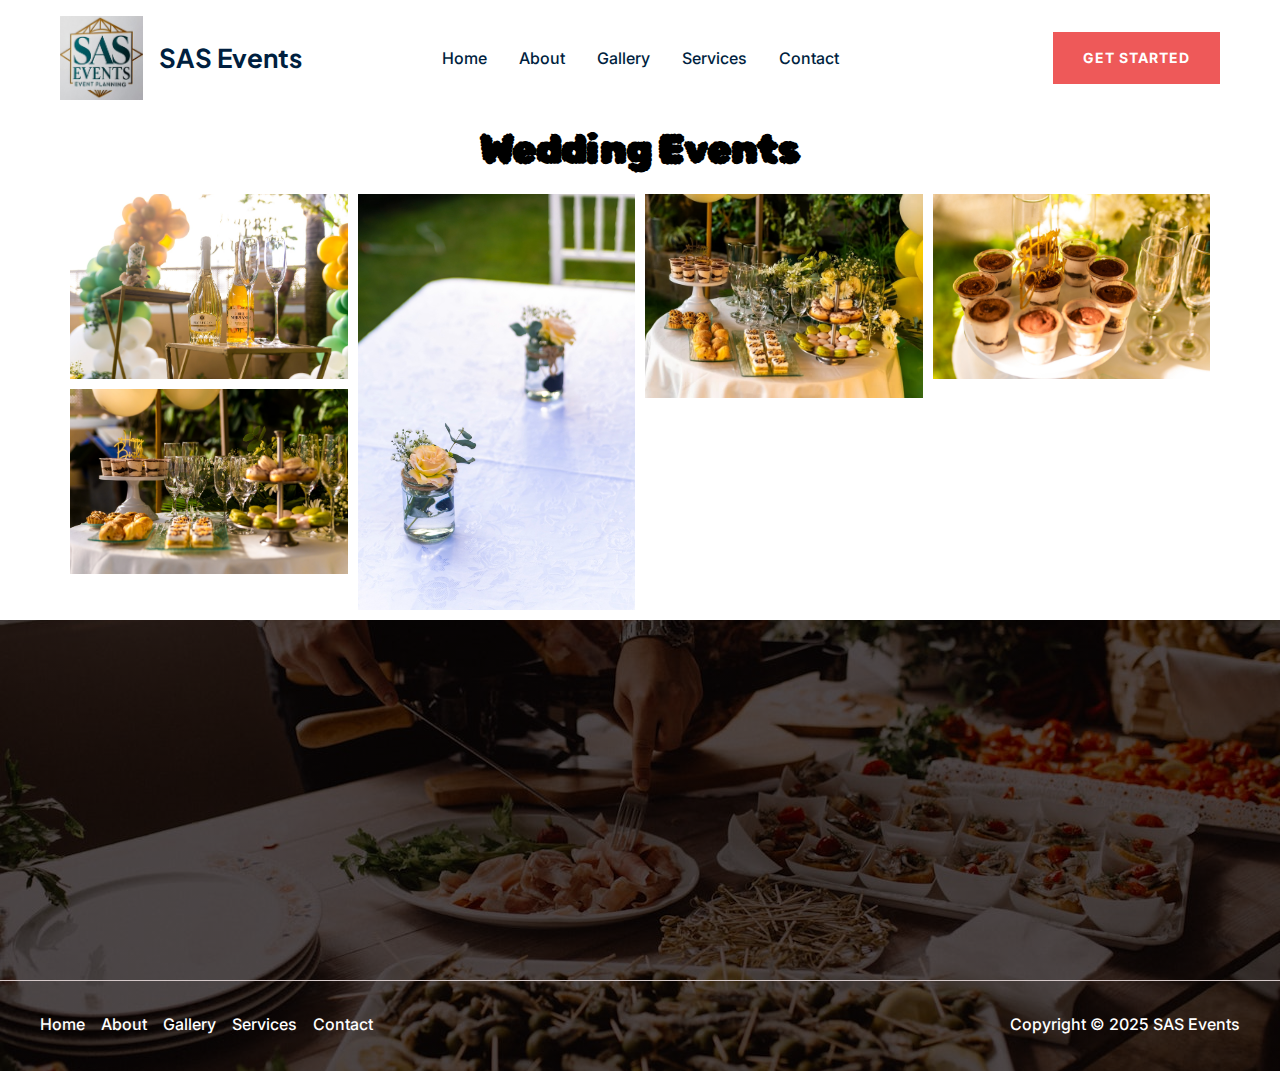
<file: elementor-page-454/index.html>
<!DOCTYPE html>
<html lang="en-US">
<head>
<meta charset="UTF-8">
<meta name="viewport" content="width=device-width, initial-scale=1">
	<link rel="profile" href="https://gmpg.org/xfn/11"> 
	<title>Elementor Page #454 &#8211; SAS Events</title>
<meta name="robots" content="max-image-preview:large">
	<style>img:is([sizes="auto" i], [sizes^="auto," i]) { contain-intrinsic-size: 3000px 1500px }</style>
	<link rel="dns-prefetch" href="//fonts.googleapis.com">
<link rel="alternate" type="application/rss+xml" title="SAS Events &raquo; Feed" href="/feed/">
<link rel="alternate" type="application/rss+xml" title="SAS Events &raquo; Comments Feed" href="/comments/feed/">
<script>
window._wpemojiSettings = {"baseUrl":"https:\/\/s.w.org\/images\/core\/emoji\/15.1.0\/72x72\/","ext":".png","svgUrl":"https:\/\/s.w.org\/images\/core\/emoji\/15.1.0\/svg\/","svgExt":".svg","source":{"concatemoji":"\/wp-includes\/js\/wp-emoji-release.min.js?ver=6.8.1"}};
/*! This file is auto-generated */
!function(i,n){var o,s,e;function c(e){try{var t={supportTests:e,timestamp:(new Date).valueOf()};sessionStorage.setItem(o,JSON.stringify(t))}catch(e){}}function p(e,t,n){e.clearRect(0,0,e.canvas.width,e.canvas.height),e.fillText(t,0,0);var t=new Uint32Array(e.getImageData(0,0,e.canvas.width,e.canvas.height).data),r=(e.clearRect(0,0,e.canvas.width,e.canvas.height),e.fillText(n,0,0),new Uint32Array(e.getImageData(0,0,e.canvas.width,e.canvas.height).data));return t.every(function(e,t){return e===r[t]})}function u(e,t,n){switch(t){case"flag":return n(e,"🏳️‍⚧️","🏳️​⚧️")?!1:!n(e,"🇺🇳","🇺​🇳")&&!n(e,"🏴󠁧󠁢󠁥󠁮󠁧󠁿","🏴​󠁧​󠁢​󠁥​󠁮​󠁧​󠁿");case"emoji":return!n(e,"🐦‍🔥","🐦​🔥")}return!1}function f(e,t,n){var r="undefined"!=typeof WorkerGlobalScope&&self instanceof WorkerGlobalScope?new OffscreenCanvas(300,150):i.createElement("canvas"),a=r.getContext("2d",{willReadFrequently:!0}),o=(a.textBaseline="top",a.font="600 32px Arial",{});return e.forEach(function(e){o[e]=t(a,e,n)}),o}function t(e){var t=i.createElement("script");t.src=e,t.defer=!0,i.head.appendChild(t)}"undefined"!=typeof Promise&&(o="wpEmojiSettingsSupports",s=["flag","emoji"],n.supports={everything:!0,everythingExceptFlag:!0},e=new Promise(function(e){i.addEventListener("DOMContentLoaded",e,{once:!0})}),new Promise(function(t){var n=function(){try{var e=JSON.parse(sessionStorage.getItem(o));if("object"==typeof e&&"number"==typeof e.timestamp&&(new Date).valueOf()<e.timestamp+604800&&"object"==typeof e.supportTests)return e.supportTests}catch(e){}return null}();if(!n){if("undefined"!=typeof Worker&&"undefined"!=typeof OffscreenCanvas&&"undefined"!=typeof URL&&URL.createObjectURL&&"undefined"!=typeof Blob)try{var e="postMessage("+f.toString()+"("+[JSON.stringify(s),u.toString(),p.toString()].join(",")+"));",r=new Blob([e],{type:"text/javascript"}),a=new Worker(URL.createObjectURL(r),{name:"wpTestEmojiSupports"});return void(a.onmessage=function(e){c(n=e.data),a.terminate(),t(n)})}catch(e){}c(n=f(s,u,p))}t(n)}).then(function(e){for(var t in e)n.supports[t]=e[t],n.supports.everything=n.supports.everything&&n.supports[t],"flag"!==t&&(n.supports.everythingExceptFlag=n.supports.everythingExceptFlag&&n.supports[t]);n.supports.everythingExceptFlag=n.supports.everythingExceptFlag&&!n.supports.flag,n.DOMReady=!1,n.readyCallback=function(){n.DOMReady=!0}}).then(function(){return e}).then(function(){var e;n.supports.everything||(n.readyCallback(),(e=n.source||{}).concatemoji?t(e.concatemoji):e.wpemoji&&e.twemoji&&(t(e.twemoji),t(e.wpemoji)))}))}((window,document),window._wpemojiSettings);
</script>
<link rel="stylesheet" id="astra-theme-css-css" href="/wp-content/themes/astra/assets/css/minified/main.min.css?ver=4.10.0" media="all">
<style id="astra-theme-css-inline-css">:root{--ast-post-nav-space:0;--ast-container-default-xlg-padding:2.5em;--ast-container-default-lg-padding:2.5em;--ast-container-default-slg-padding:2em;--ast-container-default-md-padding:2.5em;--ast-container-default-sm-padding:2.5em;--ast-container-default-xs-padding:2.4em;--ast-container-default-xxs-padding:1.8em;--ast-code-block-background:#ECEFF3;--ast-comment-inputs-background:#F9FAFB;--ast-normal-container-width:1200px;--ast-narrow-container-width:750px;--ast-blog-title-font-weight:600;--ast-blog-meta-weight:600;--ast-global-color-primary:var(--ast-global-color-5);--ast-global-color-secondary:var(--ast-global-color-4);--ast-global-color-alternate-background:var(--ast-global-color-7);--ast-global-color-subtle-background:var(--ast-global-color-6);--ast-bg-style-guide:#F8FAFC;--ast-shadow-style-guide:0px 0px 4px 0 #00000057;--ast-global-dark-bg-style:#fff;--ast-global-dark-lfs:#fbfbfb;--ast-widget-bg-color:#fafafa;--ast-wc-container-head-bg-color:#fbfbfb;--ast-title-layout-bg:#eeeeee;--ast-search-border-color:#e7e7e7;--ast-lifter-hover-bg:#e6e6e6;--ast-gallery-block-color:#000;--srfm-color-input-label:var(--ast-global-color-2);}html{font-size:100%;}a{color:var(--ast-global-color-0);}a:hover,a:focus{color:var(--ast-global-color-1);}body,button,input,select,textarea,.ast-button,.ast-custom-button{font-family:'Inter',sans-serif;font-weight:500;font-size:16px;font-size:1rem;line-height:var(--ast-body-line-height,1.65);}blockquote{color:var(--ast-global-color-3);}h1,.entry-content h1,h2,.entry-content h2,h3,.entry-content h3,h4,.entry-content h4,h5,.entry-content h5,h6,.entry-content h6,.site-title,.site-title a{font-family:'Plus Jakarta Sans',sans-serif;font-weight:700;}.ast-site-identity .site-title a{color:var(--ast-global-color-2);}.site-title{font-size:26px;font-size:1.625rem;display:block;}header .custom-logo-link img{max-width:83px;width:83px;}.astra-logo-svg{width:83px;}.site-header .site-description{font-size:15px;font-size:0.9375rem;display:none;}.entry-title{font-size:24px;font-size:1.5rem;}.ast-blog-single-element.ast-taxonomy-container a{font-size:14px;font-size:0.875rem;}.ast-blog-meta-container{font-size:13px;font-size:0.8125rem;}.archive .ast-article-post .ast-article-inner,.blog .ast-article-post .ast-article-inner,.archive .ast-article-post .ast-article-inner:hover,.blog .ast-article-post .ast-article-inner:hover{border-top-left-radius:0px;border-top-right-radius:0px;border-bottom-right-radius:0px;border-bottom-left-radius:0px;overflow:hidden;}h1,.entry-content h1{font-size:54px;font-size:3.375rem;font-weight:700;font-family:'Plus Jakarta Sans',sans-serif;line-height:1.15em;text-transform:capitalize;}h2,.entry-content h2{font-size:40px;font-size:2.5rem;font-weight:700;font-family:'Plus Jakarta Sans',sans-serif;line-height:1.2em;letter-spacing:-1px;}h3,.entry-content h3{font-size:28px;font-size:1.75rem;font-weight:700;font-family:'Plus Jakarta Sans',sans-serif;line-height:1.3em;letter-spacing:-1px;}h4,.entry-content h4{font-size:20px;font-size:1.25rem;line-height:1.3em;font-weight:700;font-family:'Plus Jakarta Sans',sans-serif;}h5,.entry-content h5{font-size:18px;font-size:1.125rem;line-height:1.45em;font-weight:700;font-family:'Plus Jakarta Sans',sans-serif;}h6,.entry-content h6{font-size:14px;font-size:0.875rem;line-height:1.6em;font-weight:700;font-family:'Plus Jakarta Sans',sans-serif;}::selection{background-color:var(--ast-global-color-0);color:#000000;}body,h1,.entry-title a,.entry-content h1,h2,.entry-content h2,h3,.entry-content h3,h4,.entry-content h4,h5,.entry-content h5,h6,.entry-content h6{color:var(--ast-global-color-3);}.tagcloud a:hover,.tagcloud a:focus,.tagcloud a.current-item{color:#000000;border-color:var(--ast-global-color-0);background-color:var(--ast-global-color-0);}input:focus,input[type="text"]:focus,input[type="email"]:focus,input[type="url"]:focus,input[type="password"]:focus,input[type="reset"]:focus,input[type="search"]:focus,textarea:focus{border-color:var(--ast-global-color-0);}input[type="radio"]:checked,input[type=reset],input[type="checkbox"]:checked,input[type="checkbox"]:hover:checked,input[type="checkbox"]:focus:checked,input[type=range]::-webkit-slider-thumb{border-color:var(--ast-global-color-0);background-color:var(--ast-global-color-0);box-shadow:none;}.site-footer a:hover + .post-count,.site-footer a:focus + .post-count{background:var(--ast-global-color-0);border-color:var(--ast-global-color-0);}.single .nav-links .nav-previous,.single .nav-links .nav-next{color:var(--ast-global-color-0);}.entry-meta,.entry-meta *{line-height:1.45;color:var(--ast-global-color-0);font-weight:600;}.entry-meta a:not(.ast-button):hover,.entry-meta a:not(.ast-button):hover *,.entry-meta a:not(.ast-button):focus,.entry-meta a:not(.ast-button):focus *,.page-links > .page-link,.page-links .page-link:hover,.post-navigation a:hover{color:var(--ast-global-color-1);}#cat option,.secondary .calendar_wrap thead a,.secondary .calendar_wrap thead a:visited{color:var(--ast-global-color-0);}.secondary .calendar_wrap #today,.ast-progress-val span{background:var(--ast-global-color-0);}.secondary a:hover + .post-count,.secondary a:focus + .post-count{background:var(--ast-global-color-0);border-color:var(--ast-global-color-0);}.calendar_wrap #today > a{color:#000000;}.page-links .page-link,.single .post-navigation a{color:var(--ast-global-color-3);}.ast-search-menu-icon .search-form button.search-submit{padding:0 4px;}.ast-search-menu-icon form.search-form{padding-right:0;}.ast-search-menu-icon.slide-search input.search-field{width:0;}.ast-header-search .ast-search-menu-icon.ast-dropdown-active .search-form,.ast-header-search .ast-search-menu-icon.ast-dropdown-active .search-field:focus{transition:all 0.2s;}.search-form input.search-field:focus{outline:none;}.ast-search-menu-icon .search-form button.search-submit:focus,.ast-theme-transparent-header .ast-header-search .ast-dropdown-active .ast-icon,.ast-theme-transparent-header .ast-inline-search .search-field:focus .ast-icon{color:var(--ast-global-color-1);}.ast-header-search .slide-search .search-form{border:2px solid var(--ast-global-color-0);}.ast-header-search .slide-search .search-field{background-color:(--ast-global-dark-bg-style);}.ast-archive-title{color:var(--ast-global-color-2);}.widget-title{font-size:22px;font-size:1.375rem;color:var(--ast-global-color-2);}.ast-single-post .entry-content a,.ast-comment-content a:not(.ast-comment-edit-reply-wrap a){text-decoration:underline;}.ast-single-post .elementor-widget-button .elementor-button,.ast-single-post .entry-content .uagb-tab a,.ast-single-post .entry-content .uagb-ifb-cta a,.ast-single-post .entry-content .uabb-module-content a,.ast-single-post .entry-content .uagb-post-grid a,.ast-single-post .entry-content .uagb-timeline a,.ast-single-post .entry-content .uagb-toc__wrap a,.ast-single-post .entry-content .uagb-taxomony-box a,.ast-single-post .entry-content .woocommerce a,.entry-content .wp-block-latest-posts > li > a,.ast-single-post .entry-content .wp-block-file__button,li.ast-post-filter-single,.ast-single-post .ast-comment-content .comment-reply-link,.ast-single-post .ast-comment-content .comment-edit-link{text-decoration:none;}.ast-search-menu-icon.slide-search a:focus-visible:focus-visible,.astra-search-icon:focus-visible,#close:focus-visible,a:focus-visible,.ast-menu-toggle:focus-visible,.site .skip-link:focus-visible,.wp-block-loginout input:focus-visible,.wp-block-search.wp-block-search__button-inside .wp-block-search__inside-wrapper,.ast-header-navigation-arrow:focus-visible,.woocommerce .wc-proceed-to-checkout > .checkout-button:focus-visible,.woocommerce .woocommerce-MyAccount-navigation ul li a:focus-visible,.ast-orders-table__row .ast-orders-table__cell:focus-visible,.woocommerce .woocommerce-order-details .order-again > .button:focus-visible,.woocommerce .woocommerce-message a.button.wc-forward:focus-visible,.woocommerce #minus_qty:focus-visible,.woocommerce #plus_qty:focus-visible,a#ast-apply-coupon:focus-visible,.woocommerce .woocommerce-info a:focus-visible,.woocommerce .astra-shop-summary-wrap a:focus-visible,.woocommerce a.wc-forward:focus-visible,#ast-apply-coupon:focus-visible,.woocommerce-js .woocommerce-mini-cart-item a.remove:focus-visible,#close:focus-visible,.button.search-submit:focus-visible,#search_submit:focus,.normal-search:focus-visible,.ast-header-account-wrap:focus-visible,.woocommerce .ast-on-card-button.ast-quick-view-trigger:focus{outline-style:dotted;outline-color:inherit;outline-width:thin;}input:focus,input[type="text"]:focus,input[type="email"]:focus,input[type="url"]:focus,input[type="password"]:focus,input[type="reset"]:focus,input[type="search"]:focus,input[type="number"]:focus,textarea:focus,.wp-block-search__input:focus,[data-section="section-header-mobile-trigger"] .ast-button-wrap .ast-mobile-menu-trigger-minimal:focus,.ast-mobile-popup-drawer.active .menu-toggle-close:focus,.woocommerce-ordering select.orderby:focus,#ast-scroll-top:focus,#coupon_code:focus,.woocommerce-page #comment:focus,.woocommerce #reviews #respond input#submit:focus,.woocommerce a.add_to_cart_button:focus,.woocommerce .button.single_add_to_cart_button:focus,.woocommerce .woocommerce-cart-form button:focus,.woocommerce .woocommerce-cart-form__cart-item .quantity .qty:focus,.woocommerce .woocommerce-billing-fields .woocommerce-billing-fields__field-wrapper .woocommerce-input-wrapper > .input-text:focus,.woocommerce #order_comments:focus,.woocommerce #place_order:focus,.woocommerce .woocommerce-address-fields .woocommerce-address-fields__field-wrapper .woocommerce-input-wrapper > .input-text:focus,.woocommerce .woocommerce-MyAccount-content form button:focus,.woocommerce .woocommerce-MyAccount-content .woocommerce-EditAccountForm .woocommerce-form-row .woocommerce-Input.input-text:focus,.woocommerce .ast-woocommerce-container .woocommerce-pagination ul.page-numbers li a:focus,body #content .woocommerce form .form-row .select2-container--default .select2-selection--single:focus,#ast-coupon-code:focus,.woocommerce.woocommerce-js .quantity input[type=number]:focus,.woocommerce-js .woocommerce-mini-cart-item .quantity input[type=number]:focus,.woocommerce p#ast-coupon-trigger:focus{border-style:dotted;border-color:inherit;border-width:thin;}input{outline:none;}.ast-logo-title-inline .site-logo-img{padding-right:1em;}.site-logo-img img{ transition:all 0.2s linear;}body .ast-oembed-container *{position:absolute;top:0;width:100%;height:100%;left:0;}body .wp-block-embed-pocket-casts .ast-oembed-container *{position:unset;}.ast-single-post-featured-section + article {margin-top: 2em;}.site-content .ast-single-post-featured-section img {width: 100%;overflow: hidden;object-fit: cover;}.ast-separate-container .site-content .ast-single-post-featured-section + article {margin-top: -80px;z-index: 9;position: relative;border-radius: 4px;}@media (min-width: 922px) {.ast-no-sidebar .site-content .ast-article-image-container--wide {margin-left: -120px;margin-right: -120px;max-width: unset;width: unset;}.ast-left-sidebar .site-content .ast-article-image-container--wide,.ast-right-sidebar .site-content .ast-article-image-container--wide {margin-left: -10px;margin-right: -10px;}.site-content .ast-article-image-container--full {margin-left: calc( -50vw + 50%);margin-right: calc( -50vw + 50%);max-width: 100vw;width: 100vw;}.ast-left-sidebar .site-content .ast-article-image-container--full,.ast-right-sidebar .site-content .ast-article-image-container--full {margin-left: -10px;margin-right: -10px;max-width: inherit;width: auto;}}.site > .ast-single-related-posts-container {margin-top: 0;}@media (min-width: 922px) {.ast-desktop .ast-container--narrow {max-width: var(--ast-narrow-container-width);margin: 0 auto;}}.ast-page-builder-template .hentry {margin: 0;}.ast-page-builder-template .site-content > .ast-container {max-width: 100%;padding: 0;}.ast-page-builder-template .site .site-content #primary {padding: 0;margin: 0;}.ast-page-builder-template .no-results {text-align: center;margin: 4em auto;}.ast-page-builder-template .ast-pagination {padding: 2em;}.ast-page-builder-template .entry-header.ast-no-title.ast-no-thumbnail {margin-top: 0;}.ast-page-builder-template .entry-header.ast-header-without-markup {margin-top: 0;margin-bottom: 0;}.ast-page-builder-template .entry-header.ast-no-title.ast-no-meta {margin-bottom: 0;}.ast-page-builder-template.single .post-navigation {padding-bottom: 2em;}.ast-page-builder-template.single-post .site-content > .ast-container {max-width: 100%;}.ast-page-builder-template .entry-header {margin-top: 2em;margin-left: auto;margin-right: auto;}.ast-page-builder-template .ast-archive-description {margin: 2em auto 0;padding-left: 20px;padding-right: 20px;}.ast-page-builder-template .ast-row {margin-left: 0;margin-right: 0;}.single.ast-page-builder-template .entry-header + .entry-content,.single.ast-page-builder-template .ast-single-entry-banner + .site-content article .entry-content {margin-bottom: 2em;}@media(min-width: 921px) {.ast-page-builder-template.archive.ast-right-sidebar .ast-row article,.ast-page-builder-template.archive.ast-left-sidebar .ast-row article {padding-left: 0;padding-right: 0;}}input[type="text"],input[type="number"],input[type="email"],input[type="url"],input[type="password"],input[type="search"],input[type=reset],input[type=tel],input[type=date],select,textarea{font-size:16px;font-style:normal;font-weight:400;line-height:24px;width:100%;padding:12px 16px;border-radius:4px;box-shadow:0px 1px 2px 0px rgba(0,0,0,0.05);color:var(--ast-form-input-text,#475569);}input[type="text"],input[type="number"],input[type="email"],input[type="url"],input[type="password"],input[type="search"],input[type=reset],input[type=tel],input[type=date],select{height:40px;}input[type="date"]{border-width:1px;border-style:solid;border-color:var(--ast-border-color);background:var( --ast-global-color-secondary,--ast-global-color-5 );}input[type="text"]:focus,input[type="number"]:focus,input[type="email"]:focus,input[type="url"]:focus,input[type="password"]:focus,input[type="search"]:focus,input[type=reset]:focus,input[type="tel"]:focus,input[type="date"]:focus,select:focus,textarea:focus{border-color:#046BD2;box-shadow:none;outline:none;color:var(--ast-form-input-focus-text,#475569);}label,legend{color:#111827;font-size:14px;font-style:normal;font-weight:500;line-height:20px;}select{padding:6px 10px;}fieldset{padding:30px;border-radius:4px;}button,.ast-button,.button,input[type="button"],input[type="reset"],input[type="submit"]{border-radius:4px;box-shadow:0px 1px 2px 0px rgba(0,0,0,0.05);}:root{--ast-comment-inputs-background:#FFF;}::placeholder{color:var(--ast-form-field-color,#9CA3AF);}::-ms-input-placeholder{color:var(--ast-form-field-color,#9CA3AF);}@media (max-width:921.9px){#ast-desktop-header{display:none;}}@media (min-width:922px){#ast-mobile-header{display:none;}}.wp-block-buttons.aligncenter{justify-content:center;}@media (max-width:921px){.ast-theme-transparent-header #primary,.ast-theme-transparent-header #secondary{padding:0;}}@media (max-width:921px){.ast-plain-container.ast-no-sidebar #primary{padding:0;}}.ast-plain-container.ast-no-sidebar #primary{margin-top:0;margin-bottom:0;}@media (max-width:921px){.ast-separate-container #primary,.ast-narrow-container #primary{padding-top:0px;}}@media (max-width:544px){.ast-separate-container #primary,.ast-narrow-container #primary{padding-top:0px;}}@media (max-width:921px){.ast-separate-container #primary,.ast-narrow-container #primary{padding-bottom:0px;}}@media (max-width:544px){.ast-separate-container #primary,.ast-narrow-container #primary{padding-bottom:0px;}}.wp-block-button.is-style-outline .wp-block-button__link{border-color:var(--ast-global-color-0);border-top-width:2px;border-right-width:2px;border-bottom-width:2px;border-left-width:2px;}div.wp-block-button.is-style-outline > .wp-block-button__link:not(.has-text-color),div.wp-block-button.wp-block-button__link.is-style-outline:not(.has-text-color){color:var(--ast-global-color-0);}.wp-block-button.is-style-outline .wp-block-button__link:hover,.wp-block-buttons .wp-block-button.is-style-outline .wp-block-button__link:focus,.wp-block-buttons .wp-block-button.is-style-outline > .wp-block-button__link:not(.has-text-color):hover,.wp-block-buttons .wp-block-button.wp-block-button__link.is-style-outline:not(.has-text-color):hover{color:#ffffff;background-color:var(--ast-global-color-1);border-color:var(--ast-global-color-1);}.post-page-numbers.current .page-link,.ast-pagination .page-numbers.current{color:#000000;border-color:var(--ast-global-color-0);background-color:var(--ast-global-color-0);}.wp-block-button.is-style-outline .wp-block-button__link{border-top-width:2px;border-right-width:2px;border-bottom-width:2px;border-left-width:2px;}.wp-block-buttons .wp-block-button.is-style-outline .wp-block-button__link.wp-element-button,.ast-outline-button,.wp-block-uagb-buttons-child .uagb-buttons-repeater.ast-outline-button{border-color:var(--ast-global-color-0);border-top-width:2px;border-right-width:2px;border-bottom-width:2px;border-left-width:2px;font-family:inherit;font-weight:700;font-size:14px;font-size:0.875rem;line-height:1.6em;letter-spacing:1px;padding-top:13px;padding-right:28px;padding-bottom:13px;padding-left:28px;border-top-left-radius:0px;border-top-right-radius:0px;border-bottom-right-radius:0px;border-bottom-left-radius:0px;}.wp-block-buttons .wp-block-button.is-style-outline > .wp-block-button__link:not(.has-text-color),.wp-block-buttons .wp-block-button.wp-block-button__link.is-style-outline:not(.has-text-color),.ast-outline-button{color:var(--ast-global-color-0);}.wp-block-button.is-style-outline .wp-block-button__link:hover,.wp-block-buttons .wp-block-button.is-style-outline .wp-block-button__link:focus,.wp-block-buttons .wp-block-button.is-style-outline > .wp-block-button__link:not(.has-text-color):hover,.wp-block-buttons .wp-block-button.wp-block-button__link.is-style-outline:not(.has-text-color):hover,.ast-outline-button:hover,.ast-outline-button:focus,.wp-block-uagb-buttons-child .uagb-buttons-repeater.ast-outline-button:hover,.wp-block-uagb-buttons-child .uagb-buttons-repeater.ast-outline-button:focus{color:#ffffff;background-color:var(--ast-global-color-1);border-color:var(--ast-global-color-1);}.ast-single-post .entry-content a.ast-outline-button,.ast-single-post .entry-content .is-style-outline>.wp-block-button__link{text-decoration:none;}.wp-block-button .wp-block-button__link.wp-element-button.is-style-outline:not(.has-background),.wp-block-button.is-style-outline>.wp-block-button__link.wp-element-button:not(.has-background),.ast-outline-button{background-color:rgba(0,0,0,0);}.uagb-buttons-repeater.ast-outline-button{border-radius:9999px;}@media (max-width:921px){.wp-block-buttons .wp-block-button.is-style-outline .wp-block-button__link.wp-element-button,.ast-outline-button,.wp-block-uagb-buttons-child .uagb-buttons-repeater.ast-outline-button{font-size:14px;font-size:0.875rem;padding-top:13px;padding-right:26px;padding-bottom:13px;padding-left:26px;}}@media (max-width:544px){.wp-block-buttons .wp-block-button.is-style-outline .wp-block-button__link.wp-element-button,.ast-outline-button,.wp-block-uagb-buttons-child .uagb-buttons-repeater.ast-outline-button{font-size:14px;font-size:0.875rem;padding-top:13px;padding-right:26px;padding-bottom:13px;padding-left:26px;}}.entry-content[data-ast-blocks-layout] > figure{margin-bottom:1em;}h1.widget-title{font-weight:700;}h2.widget-title{font-weight:700;}h3.widget-title{font-weight:700;}.elementor-widget-container .elementor-loop-container .e-loop-item[data-elementor-type="loop-item"]{width:100%;} .content-area .elementor-widget-theme-post-content h1,.content-area .elementor-widget-theme-post-content h2,.content-area .elementor-widget-theme-post-content h3,.content-area .elementor-widget-theme-post-content h4,.content-area .elementor-widget-theme-post-content h5,.content-area .elementor-widget-theme-post-content h6{margin-top:1.5em;margin-bottom:calc(0.3em + 10px);}#page{display:flex;flex-direction:column;min-height:100vh;}.ast-404-layout-1 h1.page-title{color:var(--ast-global-color-2);}.single .post-navigation a{line-height:1em;height:inherit;}.error-404 .page-sub-title{font-size:1.5rem;font-weight:inherit;}.search .site-content .content-area .search-form{margin-bottom:0;}#page .site-content{flex-grow:1;}.widget{margin-bottom:1.25em;}#secondary li{line-height:1.5em;}#secondary .wp-block-group h2{margin-bottom:0.7em;}#secondary h2{font-size:1.7rem;}.ast-separate-container .ast-article-post,.ast-separate-container .ast-article-single,.ast-separate-container .comment-respond{padding:3em;}.ast-separate-container .ast-article-single .ast-article-single{padding:0;}.ast-article-single .wp-block-post-template-is-layout-grid{padding-left:0;}.ast-separate-container .comments-title,.ast-narrow-container .comments-title{padding:1.5em 2em;}.ast-page-builder-template .comment-form-textarea,.ast-comment-formwrap .ast-grid-common-col{padding:0;}.ast-comment-formwrap{padding:0;display:inline-flex;column-gap:20px;width:100%;margin-left:0;margin-right:0;}.comments-area textarea#comment:focus,.comments-area textarea#comment:active,.comments-area .ast-comment-formwrap input[type="text"]:focus,.comments-area .ast-comment-formwrap input[type="text"]:active {box-shadow:none;outline:none;}.archive.ast-page-builder-template .entry-header{margin-top:2em;}.ast-page-builder-template .ast-comment-formwrap{width:100%;}.entry-title{margin-bottom:0.6em;}.ast-archive-description p{font-size:inherit;font-weight:inherit;line-height:inherit;}.ast-separate-container .ast-comment-list li.depth-1,.hentry{margin-bottom:1.5em;}.site-content section.ast-archive-description{margin-bottom:2em;}@media (min-width:921px){.ast-left-sidebar.ast-page-builder-template #secondary,.archive.ast-right-sidebar.ast-page-builder-template .site-main{padding-left:20px;padding-right:20px;}}@media (max-width:544px){.ast-comment-formwrap.ast-row{column-gap:10px;display:inline-block;}#ast-commentform .ast-grid-common-col{position:relative;width:100%;}}@media (min-width:1201px){.ast-separate-container .ast-article-post,.ast-separate-container .ast-article-single,.ast-separate-container .ast-author-box,.ast-separate-container .ast-404-layout-1,.ast-separate-container .no-results{padding:3em;}} .content-area .elementor-widget-theme-post-content h1,.content-area .elementor-widget-theme-post-content h2,.content-area .elementor-widget-theme-post-content h3,.content-area .elementor-widget-theme-post-content h4,.content-area .elementor-widget-theme-post-content h5,.content-area .elementor-widget-theme-post-content h6{margin-top:1.5em;margin-bottom:calc(0.3em + 10px);}.elementor-loop-container .e-loop-item,.elementor-loop-container .ast-separate-container .ast-article-post,.elementor-loop-container .ast-separate-container .ast-article-single,.elementor-loop-container .ast-separate-container .comment-respond{padding:0px;}@media (max-width:921px){.ast-separate-container #primary,.ast-separate-container #secondary{padding:1.5em 0;}#primary,#secondary{padding:1.5em 0;margin:0;}.ast-left-sidebar #content > .ast-container{display:flex;flex-direction:column-reverse;width:100%;}}@media (min-width:922px){.ast-separate-container.ast-right-sidebar #primary,.ast-separate-container.ast-left-sidebar #primary{border:0;}.search-no-results.ast-separate-container #primary{margin-bottom:4em;}}.wp-block-button .wp-block-button__link{color:#ffffff;}.wp-block-button .wp-block-button__link:hover,.wp-block-button .wp-block-button__link:focus{color:#ffffff;background-color:var(--ast-global-color-1);border-color:var(--ast-global-color-1);}.elementor-widget-heading h1.elementor-heading-title{line-height:1.15em;}.elementor-widget-heading h2.elementor-heading-title{line-height:1.2em;}.elementor-widget-heading h3.elementor-heading-title{line-height:1.3em;}.elementor-widget-heading h4.elementor-heading-title{line-height:1.3em;}.elementor-widget-heading h5.elementor-heading-title{line-height:1.45em;}.elementor-widget-heading h6.elementor-heading-title{line-height:1.6em;}.wp-block-button .wp-block-button__link,.wp-block-search .wp-block-search__button,body .wp-block-file .wp-block-file__button{border-style:solid;border-top-width:2px;border-right-width:2px;border-left-width:2px;border-bottom-width:2px;border-color:var(--ast-global-color-0);background-color:var(--ast-global-color-0);color:#ffffff;font-family:inherit;font-weight:700;line-height:1.6em;text-transform:uppercase;letter-spacing:1px;font-size:14px;font-size:0.875rem;border-top-left-radius:0px;border-top-right-radius:0px;border-bottom-right-radius:0px;border-bottom-left-radius:0px;padding-top:13px;padding-right:28px;padding-bottom:13px;padding-left:28px;}.ast-single-post .entry-content .wp-block-button .wp-block-button__link,.ast-single-post .entry-content .wp-block-search .wp-block-search__button,body .entry-content .wp-block-file .wp-block-file__button{text-decoration:none;}@media (max-width:921px){.wp-block-button .wp-block-button__link,.wp-block-search .wp-block-search__button,body .wp-block-file .wp-block-file__button{font-size:14px;font-size:0.875rem;padding-top:13px;padding-right:26px;padding-bottom:13px;padding-left:26px;}}@media (max-width:544px){.wp-block-button .wp-block-button__link,.wp-block-search .wp-block-search__button,body .wp-block-file .wp-block-file__button{font-size:14px;font-size:0.875rem;padding-top:13px;padding-right:26px;padding-bottom:13px;padding-left:26px;}}.menu-toggle,button,.ast-button,.ast-custom-button,.button,input#submit,input[type="button"],input[type="submit"],input[type="reset"],#comments .submit,.search .search-submit,form[CLASS*="wp-block-search__"].wp-block-search .wp-block-search__inside-wrapper .wp-block-search__button,body .wp-block-file .wp-block-file__button,.search .search-submit,.woocommerce-js a.button,.woocommerce button.button,.woocommerce .woocommerce-message a.button,.woocommerce #respond input#submit.alt,.woocommerce input.button.alt,.woocommerce input.button,.woocommerce input.button:disabled,.woocommerce input.button:disabled[disabled],.woocommerce input.button:disabled:hover,.woocommerce input.button:disabled[disabled]:hover,.woocommerce #respond input#submit,.woocommerce button.button.alt.disabled,.wc-block-grid__products .wc-block-grid__product .wp-block-button__link,.wc-block-grid__product-onsale,[CLASS*="wc-block"] button,.woocommerce-js .astra-cart-drawer .astra-cart-drawer-content .woocommerce-mini-cart__buttons .button:not(.checkout):not(.ast-continue-shopping),.woocommerce-js .astra-cart-drawer .astra-cart-drawer-content .woocommerce-mini-cart__buttons a.checkout,.woocommerce button.button.alt.disabled.wc-variation-selection-needed,[CLASS*="wc-block"] .wc-block-components-button{border-style:solid;border-top-width:2px;border-right-width:2px;border-left-width:2px;border-bottom-width:2px;color:#ffffff;border-color:var(--ast-global-color-0);background-color:var(--ast-global-color-0);padding-top:13px;padding-right:28px;padding-bottom:13px;padding-left:28px;font-family:inherit;font-weight:700;font-size:14px;font-size:0.875rem;line-height:1.6em;text-transform:uppercase;letter-spacing:1px;border-top-left-radius:0px;border-top-right-radius:0px;border-bottom-right-radius:0px;border-bottom-left-radius:0px;}button:focus,.menu-toggle:hover,button:hover,.ast-button:hover,.ast-custom-button:hover .button:hover,.ast-custom-button:hover ,input[type=reset]:hover,input[type=reset]:focus,input#submit:hover,input#submit:focus,input[type="button"]:hover,input[type="button"]:focus,input[type="submit"]:hover,input[type="submit"]:focus,form[CLASS*="wp-block-search__"].wp-block-search .wp-block-search__inside-wrapper .wp-block-search__button:hover,form[CLASS*="wp-block-search__"].wp-block-search .wp-block-search__inside-wrapper .wp-block-search__button:focus,body .wp-block-file .wp-block-file__button:hover,body .wp-block-file .wp-block-file__button:focus,.woocommerce-js a.button:hover,.woocommerce button.button:hover,.woocommerce .woocommerce-message a.button:hover,.woocommerce #respond input#submit:hover,.woocommerce #respond input#submit.alt:hover,.woocommerce input.button.alt:hover,.woocommerce input.button:hover,.woocommerce button.button.alt.disabled:hover,.wc-block-grid__products .wc-block-grid__product .wp-block-button__link:hover,[CLASS*="wc-block"] button:hover,.woocommerce-js .astra-cart-drawer .astra-cart-drawer-content .woocommerce-mini-cart__buttons .button:not(.checkout):not(.ast-continue-shopping):hover,.woocommerce-js .astra-cart-drawer .astra-cart-drawer-content .woocommerce-mini-cart__buttons a.checkout:hover,.woocommerce button.button.alt.disabled.wc-variation-selection-needed:hover,[CLASS*="wc-block"] .wc-block-components-button:hover,[CLASS*="wc-block"] .wc-block-components-button:focus{color:#ffffff;background-color:var(--ast-global-color-1);border-color:var(--ast-global-color-1);}form[CLASS*="wp-block-search__"].wp-block-search .wp-block-search__inside-wrapper .wp-block-search__button.has-icon{padding-top:calc(13px - 3px);padding-right:calc(28px - 3px);padding-bottom:calc(13px - 3px);padding-left:calc(28px - 3px);}@media (max-width:921px){.menu-toggle,button,.ast-button,.ast-custom-button,.button,input#submit,input[type="button"],input[type="submit"],input[type="reset"],#comments .submit,.search .search-submit,form[CLASS*="wp-block-search__"].wp-block-search .wp-block-search__inside-wrapper .wp-block-search__button,body .wp-block-file .wp-block-file__button,.search .search-submit,.woocommerce-js a.button,.woocommerce button.button,.woocommerce .woocommerce-message a.button,.woocommerce #respond input#submit.alt,.woocommerce input.button.alt,.woocommerce input.button,.woocommerce input.button:disabled,.woocommerce input.button:disabled[disabled],.woocommerce input.button:disabled:hover,.woocommerce input.button:disabled[disabled]:hover,.woocommerce #respond input#submit,.woocommerce button.button.alt.disabled,.wc-block-grid__products .wc-block-grid__product .wp-block-button__link,.wc-block-grid__product-onsale,[CLASS*="wc-block"] button,.woocommerce-js .astra-cart-drawer .astra-cart-drawer-content .woocommerce-mini-cart__buttons .button:not(.checkout):not(.ast-continue-shopping),.woocommerce-js .astra-cart-drawer .astra-cart-drawer-content .woocommerce-mini-cart__buttons a.checkout,.woocommerce button.button.alt.disabled.wc-variation-selection-needed,[CLASS*="wc-block"] .wc-block-components-button{padding-top:13px;padding-right:26px;padding-bottom:13px;padding-left:26px;font-size:14px;font-size:0.875rem;}}@media (max-width:544px){.menu-toggle,button,.ast-button,.ast-custom-button,.button,input#submit,input[type="button"],input[type="submit"],input[type="reset"],#comments .submit,.search .search-submit,form[CLASS*="wp-block-search__"].wp-block-search .wp-block-search__inside-wrapper .wp-block-search__button,body .wp-block-file .wp-block-file__button,.search .search-submit,.woocommerce-js a.button,.woocommerce button.button,.woocommerce .woocommerce-message a.button,.woocommerce #respond input#submit.alt,.woocommerce input.button.alt,.woocommerce input.button,.woocommerce input.button:disabled,.woocommerce input.button:disabled[disabled],.woocommerce input.button:disabled:hover,.woocommerce input.button:disabled[disabled]:hover,.woocommerce #respond input#submit,.woocommerce button.button.alt.disabled,.wc-block-grid__products .wc-block-grid__product .wp-block-button__link,.wc-block-grid__product-onsale,[CLASS*="wc-block"] button,.woocommerce-js .astra-cart-drawer .astra-cart-drawer-content .woocommerce-mini-cart__buttons .button:not(.checkout):not(.ast-continue-shopping),.woocommerce-js .astra-cart-drawer .astra-cart-drawer-content .woocommerce-mini-cart__buttons a.checkout,.woocommerce button.button.alt.disabled.wc-variation-selection-needed,[CLASS*="wc-block"] .wc-block-components-button{padding-top:13px;padding-right:26px;padding-bottom:13px;padding-left:26px;font-size:14px;font-size:0.875rem;}}@media (max-width:921px){.menu-toggle,button,.ast-button,.button,input#submit,input[type="button"],input[type="submit"],input[type="reset"]{font-size:14px;font-size:0.875rem;}.ast-mobile-header-stack .main-header-bar .ast-search-menu-icon{display:inline-block;}.ast-header-break-point.ast-header-custom-item-outside .ast-mobile-header-stack .main-header-bar .ast-search-icon{margin:0;}.ast-comment-avatar-wrap img{max-width:2.5em;}.ast-comment-meta{padding:0 1.8888em 1.3333em;}}@media (min-width:544px){.ast-container{max-width:100%;}}@media (max-width:544px){.ast-separate-container .ast-article-post,.ast-separate-container .ast-article-single,.ast-separate-container .comments-title,.ast-separate-container .ast-archive-description{padding:1.5em 1em;}.ast-separate-container #content .ast-container{padding-left:0.54em;padding-right:0.54em;}.ast-separate-container .ast-comment-list .bypostauthor{padding:.5em;}.ast-search-menu-icon.ast-dropdown-active .search-field{width:170px;}.menu-toggle,button,.ast-button,.button,input#submit,input[type="button"],input[type="submit"],input[type="reset"]{font-size:14px;font-size:0.875rem;}} #ast-mobile-header .ast-site-header-cart-li a{pointer-events:none;}@media (max-width:921px){.site-title{font-size:24px;font-size:1.5rem;display:block;}.site-header .site-description{display:none;}.entry-title{font-size:22px;font-size:1.375rem;}h1,.entry-content h1{font-size:40px;}h2,.entry-content h2{font-size:30px;}h3,.entry-content h3{font-size:22px;}h4,.entry-content h4{font-size:18px;font-size:1.125rem;}h5,.entry-content h5{font-size:16px;font-size:1rem;}h6,.entry-content h6{font-size:14px;font-size:0.875rem;}}@media (max-width:544px){.site-title{font-size:22px;font-size:1.375rem;display:block;}.site-header .site-description{display:none;}.entry-title{font-size:18px;font-size:1.125rem;}h1,.entry-content h1{font-size:32px;}h2,.entry-content h2{font-size:24px;}h3,.entry-content h3{font-size:20px;}h4,.entry-content h4{font-size:18px;font-size:1.125rem;}h5,.entry-content h5{font-size:16px;font-size:1rem;}h6,.entry-content h6{font-size:14px;font-size:0.875rem;}}@media (max-width:921px){html{font-size:91.2%;}}@media (max-width:544px){html{font-size:91.2%;}}@media (min-width:922px){.ast-container{max-width:1240px;}}@media (min-width:922px){.site-content .ast-container{display:flex;}}@media (max-width:921px){.site-content .ast-container{flex-direction:column;}}.entry-content h1,.entry-content h2,.entry-content h3,.entry-content h4,.entry-content h5,.entry-content h6{clear:none;}@media (min-width:922px){.main-header-menu .sub-menu .menu-item.ast-left-align-sub-menu:hover > .sub-menu,.main-header-menu .sub-menu .menu-item.ast-left-align-sub-menu.focus > .sub-menu{margin-left:-0px;}}.entry-content li > p{margin-bottom:0;}.site .comments-area{padding-bottom:2em;margin-top:2em;}.wp-block-file {display: flex;align-items: center;flex-wrap: wrap;justify-content: space-between;}.wp-block-pullquote {border: none;}.wp-block-pullquote blockquote::before {content: "\201D";font-family: "Helvetica",sans-serif;display: flex;transform: rotate( 180deg );font-size: 6rem;font-style: normal;line-height: 1;font-weight: bold;align-items: center;justify-content: center;}.has-text-align-right > blockquote::before {justify-content: flex-start;}.has-text-align-left > blockquote::before {justify-content: flex-end;}figure.wp-block-pullquote.is-style-solid-color blockquote {max-width: 100%;text-align: inherit;}:root {--wp--custom--ast-default-block-top-padding: 100px;--wp--custom--ast-default-block-right-padding: 80px;--wp--custom--ast-default-block-bottom-padding: 100px;--wp--custom--ast-default-block-left-padding: 80px;--wp--custom--ast-container-width: 1200px;--wp--custom--ast-content-width-size: 1200px;--wp--custom--ast-wide-width-size: calc(1200px + var(--wp--custom--ast-default-block-left-padding) + var(--wp--custom--ast-default-block-right-padding));}.ast-narrow-container {--wp--custom--ast-content-width-size: 750px;--wp--custom--ast-wide-width-size: 750px;}@media(max-width: 921px) {:root {--wp--custom--ast-default-block-top-padding: 50px;--wp--custom--ast-default-block-right-padding: 50px;--wp--custom--ast-default-block-bottom-padding: 50px;--wp--custom--ast-default-block-left-padding: 50px;}}@media(max-width: 544px) {:root {--wp--custom--ast-default-block-top-padding: 50px;--wp--custom--ast-default-block-right-padding: 30px;--wp--custom--ast-default-block-bottom-padding: 50px;--wp--custom--ast-default-block-left-padding: 30px;}}.entry-content > .wp-block-group,.entry-content > .wp-block-cover,.entry-content > .wp-block-columns {padding-top: var(--wp--custom--ast-default-block-top-padding);padding-right: var(--wp--custom--ast-default-block-right-padding);padding-bottom: var(--wp--custom--ast-default-block-bottom-padding);padding-left: var(--wp--custom--ast-default-block-left-padding);}.ast-plain-container.ast-no-sidebar .entry-content > .alignfull,.ast-page-builder-template .ast-no-sidebar .entry-content > .alignfull {margin-left: calc( -50vw + 50%);margin-right: calc( -50vw + 50%);max-width: 100vw;width: 100vw;}.ast-plain-container.ast-no-sidebar .entry-content .alignfull .alignfull,.ast-page-builder-template.ast-no-sidebar .entry-content .alignfull .alignfull,.ast-plain-container.ast-no-sidebar .entry-content .alignfull .alignwide,.ast-page-builder-template.ast-no-sidebar .entry-content .alignfull .alignwide,.ast-plain-container.ast-no-sidebar .entry-content .alignwide .alignfull,.ast-page-builder-template.ast-no-sidebar .entry-content .alignwide .alignfull,.ast-plain-container.ast-no-sidebar .entry-content .alignwide .alignwide,.ast-page-builder-template.ast-no-sidebar .entry-content .alignwide .alignwide,.ast-plain-container.ast-no-sidebar .entry-content .wp-block-column .alignfull,.ast-page-builder-template.ast-no-sidebar .entry-content .wp-block-column .alignfull,.ast-plain-container.ast-no-sidebar .entry-content .wp-block-column .alignwide,.ast-page-builder-template.ast-no-sidebar .entry-content .wp-block-column .alignwide {margin-left: auto;margin-right: auto;width: 100%;}[data-ast-blocks-layout] .wp-block-separator:not(.is-style-dots) {height: 0;}[data-ast-blocks-layout] .wp-block-separator {margin: 20px auto;}[data-ast-blocks-layout] .wp-block-separator:not(.is-style-wide):not(.is-style-dots) {max-width: 100px;}[data-ast-blocks-layout] .wp-block-separator.has-background {padding: 0;}.entry-content[data-ast-blocks-layout] > * {max-width: var(--wp--custom--ast-content-width-size);margin-left: auto;margin-right: auto;}.entry-content[data-ast-blocks-layout] > .alignwide {max-width: var(--wp--custom--ast-wide-width-size);}.entry-content[data-ast-blocks-layout] .alignfull {max-width: none;}.entry-content .wp-block-columns {margin-bottom: 0;}blockquote {margin: 1.5em;border-color: rgba(0,0,0,0.05);}.wp-block-quote:not(.has-text-align-right):not(.has-text-align-center) {border-left: 5px solid rgba(0,0,0,0.05);}.has-text-align-right > blockquote,blockquote.has-text-align-right {border-right: 5px solid rgba(0,0,0,0.05);}.has-text-align-left > blockquote,blockquote.has-text-align-left {border-left: 5px solid rgba(0,0,0,0.05);}.wp-block-site-tagline,.wp-block-latest-posts .read-more {margin-top: 15px;}.wp-block-loginout p label {display: block;}.wp-block-loginout p:not(.login-remember):not(.login-submit) input {width: 100%;}.wp-block-loginout input:focus {border-color: transparent;}.wp-block-loginout input:focus {outline: thin dotted;}.entry-content .wp-block-media-text .wp-block-media-text__content {padding: 0 0 0 8%;}.entry-content .wp-block-media-text.has-media-on-the-right .wp-block-media-text__content {padding: 0 8% 0 0;}.entry-content .wp-block-media-text.has-background .wp-block-media-text__content {padding: 8%;}.entry-content .wp-block-cover:not([class*="background-color"]):not(.has-text-color.has-link-color) .wp-block-cover__inner-container,.entry-content .wp-block-cover:not([class*="background-color"]) .wp-block-cover-image-text,.entry-content .wp-block-cover:not([class*="background-color"]) .wp-block-cover-text,.entry-content .wp-block-cover-image:not([class*="background-color"]) .wp-block-cover__inner-container,.entry-content .wp-block-cover-image:not([class*="background-color"]) .wp-block-cover-image-text,.entry-content .wp-block-cover-image:not([class*="background-color"]) .wp-block-cover-text {color: var(--ast-global-color-primary,var(--ast-global-color-5));}.wp-block-loginout .login-remember input {width: 1.1rem;height: 1.1rem;margin: 0 5px 4px 0;vertical-align: middle;}.wp-block-latest-posts > li > *:first-child,.wp-block-latest-posts:not(.is-grid) > li:first-child {margin-top: 0;}.entry-content > .wp-block-buttons,.entry-content > .wp-block-uagb-buttons {margin-bottom: 1.5em;}.wp-block-search__inside-wrapper .wp-block-search__input {padding: 0 10px;color: var(--ast-global-color-3);background: var(--ast-global-color-primary,var(--ast-global-color-5));border-color: var(--ast-border-color);}.wp-block-latest-posts .read-more {margin-bottom: 1.5em;}.wp-block-search__no-button .wp-block-search__inside-wrapper .wp-block-search__input {padding-top: 5px;padding-bottom: 5px;}.wp-block-latest-posts .wp-block-latest-posts__post-date,.wp-block-latest-posts .wp-block-latest-posts__post-author {font-size: 1rem;}.wp-block-latest-posts > li > *,.wp-block-latest-posts:not(.is-grid) > li {margin-top: 12px;margin-bottom: 12px;}.ast-page-builder-template .entry-content[data-ast-blocks-layout] > *,.ast-page-builder-template .entry-content[data-ast-blocks-layout] > .alignfull:not(.wp-block-group):not(.uagb-is-root-container) > * {max-width: none;}.ast-page-builder-template .entry-content[data-ast-blocks-layout] > .alignwide:not(.uagb-is-root-container) > * {max-width: var(--wp--custom--ast-wide-width-size);}.ast-page-builder-template .entry-content[data-ast-blocks-layout] > .inherit-container-width > *,.ast-page-builder-template .entry-content[data-ast-blocks-layout] > *:not(.wp-block-group):not(.uagb-is-root-container) > *,.entry-content[data-ast-blocks-layout] > .wp-block-cover .wp-block-cover__inner-container {max-width: var(--wp--custom--ast-content-width-size) ;margin-left: auto;margin-right: auto;}.entry-content[data-ast-blocks-layout] .wp-block-cover:not(.alignleft):not(.alignright) {width: auto;}@media(max-width: 1200px) {.ast-separate-container .entry-content > .alignfull,.ast-separate-container .entry-content[data-ast-blocks-layout] > .alignwide,.ast-plain-container .entry-content[data-ast-blocks-layout] > .alignwide,.ast-plain-container .entry-content .alignfull {margin-left: calc(-1 * min(var(--ast-container-default-xlg-padding),20px)) ;margin-right: calc(-1 * min(var(--ast-container-default-xlg-padding),20px));}}@media(min-width: 1201px) {.ast-separate-container .entry-content > .alignfull {margin-left: calc(-1 * var(--ast-container-default-xlg-padding) );margin-right: calc(-1 * var(--ast-container-default-xlg-padding) );}.ast-separate-container .entry-content[data-ast-blocks-layout] > .alignwide,.ast-plain-container .entry-content[data-ast-blocks-layout] > .alignwide {margin-left: calc(-1 * var(--wp--custom--ast-default-block-left-padding) );margin-right: calc(-1 * var(--wp--custom--ast-default-block-right-padding) );}}@media(min-width: 921px) {.ast-separate-container .entry-content .wp-block-group.alignwide:not(.inherit-container-width) > :where(:not(.alignleft):not(.alignright)),.ast-plain-container .entry-content .wp-block-group.alignwide:not(.inherit-container-width) > :where(:not(.alignleft):not(.alignright)) {max-width: calc( var(--wp--custom--ast-content-width-size) + 80px );}.ast-plain-container.ast-right-sidebar .entry-content[data-ast-blocks-layout] .alignfull,.ast-plain-container.ast-left-sidebar .entry-content[data-ast-blocks-layout] .alignfull {margin-left: -60px;margin-right: -60px;}}@media(min-width: 544px) {.entry-content > .alignleft {margin-right: 20px;}.entry-content > .alignright {margin-left: 20px;}}@media (max-width:544px){.wp-block-columns .wp-block-column:not(:last-child){margin-bottom:20px;}.wp-block-latest-posts{margin:0;}}@media( max-width: 600px ) {.entry-content .wp-block-media-text .wp-block-media-text__content,.entry-content .wp-block-media-text.has-media-on-the-right .wp-block-media-text__content {padding: 8% 0 0;}.entry-content .wp-block-media-text.has-background .wp-block-media-text__content {padding: 8%;}}.ast-narrow-container .site-content .wp-block-uagb-image--align-full .wp-block-uagb-image__figure {max-width: 100%;margin-left: auto;margin-right: auto;}.entry-content ul,.entry-content ol {padding: revert;margin: revert;padding-left: 20px;}:root .has-ast-global-color-0-color{color:var(--ast-global-color-0);}:root .has-ast-global-color-0-background-color{background-color:var(--ast-global-color-0);}:root .wp-block-button .has-ast-global-color-0-color{color:var(--ast-global-color-0);}:root .wp-block-button .has-ast-global-color-0-background-color{background-color:var(--ast-global-color-0);}:root .has-ast-global-color-1-color{color:var(--ast-global-color-1);}:root .has-ast-global-color-1-background-color{background-color:var(--ast-global-color-1);}:root .wp-block-button .has-ast-global-color-1-color{color:var(--ast-global-color-1);}:root .wp-block-button .has-ast-global-color-1-background-color{background-color:var(--ast-global-color-1);}:root .has-ast-global-color-2-color{color:var(--ast-global-color-2);}:root .has-ast-global-color-2-background-color{background-color:var(--ast-global-color-2);}:root .wp-block-button .has-ast-global-color-2-color{color:var(--ast-global-color-2);}:root .wp-block-button .has-ast-global-color-2-background-color{background-color:var(--ast-global-color-2);}:root .has-ast-global-color-3-color{color:var(--ast-global-color-3);}:root .has-ast-global-color-3-background-color{background-color:var(--ast-global-color-3);}:root .wp-block-button .has-ast-global-color-3-color{color:var(--ast-global-color-3);}:root .wp-block-button .has-ast-global-color-3-background-color{background-color:var(--ast-global-color-3);}:root .has-ast-global-color-4-color{color:var(--ast-global-color-4);}:root .has-ast-global-color-4-background-color{background-color:var(--ast-global-color-4);}:root .wp-block-button .has-ast-global-color-4-color{color:var(--ast-global-color-4);}:root .wp-block-button .has-ast-global-color-4-background-color{background-color:var(--ast-global-color-4);}:root .has-ast-global-color-5-color{color:var(--ast-global-color-5);}:root .has-ast-global-color-5-background-color{background-color:var(--ast-global-color-5);}:root .wp-block-button .has-ast-global-color-5-color{color:var(--ast-global-color-5);}:root .wp-block-button .has-ast-global-color-5-background-color{background-color:var(--ast-global-color-5);}:root .has-ast-global-color-6-color{color:var(--ast-global-color-6);}:root .has-ast-global-color-6-background-color{background-color:var(--ast-global-color-6);}:root .wp-block-button .has-ast-global-color-6-color{color:var(--ast-global-color-6);}:root .wp-block-button .has-ast-global-color-6-background-color{background-color:var(--ast-global-color-6);}:root .has-ast-global-color-7-color{color:var(--ast-global-color-7);}:root .has-ast-global-color-7-background-color{background-color:var(--ast-global-color-7);}:root .wp-block-button .has-ast-global-color-7-color{color:var(--ast-global-color-7);}:root .wp-block-button .has-ast-global-color-7-background-color{background-color:var(--ast-global-color-7);}:root .has-ast-global-color-8-color{color:var(--ast-global-color-8);}:root .has-ast-global-color-8-background-color{background-color:var(--ast-global-color-8);}:root .wp-block-button .has-ast-global-color-8-color{color:var(--ast-global-color-8);}:root .wp-block-button .has-ast-global-color-8-background-color{background-color:var(--ast-global-color-8);}:root{--ast-global-color-0:#ee5959;--ast-global-color-1:#d84545;--ast-global-color-2:#001f3f;--ast-global-color-3:#494d4d;--ast-global-color-4:#f9f3f3;--ast-global-color-5:#FFFFFF;--ast-global-color-6:#d5c9c9;--ast-global-color-7:#080000;--ast-global-color-8:#292020;}:root {--ast-border-color : var(--ast-global-color-6);}.site .site-content #primary{margin-top:0px;margin-bottom:0px;margin-left:0px;margin-right:0px;}.site .site-content #primary .ast-article-single,.ast-separate-container .site-content #secondary .widget{padding-top:0px;padding-bottom:0px;padding-left:0px;padding-right:0px;}.ast-single-entry-banner {-js-display: flex;display: flex;flex-direction: column;justify-content: center;text-align: center;position: relative;background: var(--ast-title-layout-bg);}.ast-single-entry-banner[data-banner-layout="layout-1"] {max-width: 1200px;background: inherit;padding: 20px 0;}.ast-single-entry-banner[data-banner-width-type="custom"] {margin: 0 auto;width: 100%;}.ast-single-entry-banner + .site-content .entry-header {margin-bottom: 0;}.site .ast-author-avatar {--ast-author-avatar-size: ;}a.ast-underline-text {text-decoration: underline;}.ast-container > .ast-terms-link {position: relative;display: block;}a.ast-button.ast-badge-tax {padding: 4px 8px;border-radius: 3px;font-size: inherit;}header.entry-header:not(.related-entry-header) .entry-title{font-weight:600;font-size:32px;font-size:2rem;}header.entry-header:not(.related-entry-header) > *:not(:last-child){margin-bottom:10px;}header.entry-header:not(.related-entry-header) .post-thumb-img-content{text-align:center;}header.entry-header:not(.related-entry-header) .post-thumb img,.ast-single-post-featured-section.post-thumb img{aspect-ratio:16/9;width:100%;height:100%;}.ast-archive-entry-banner {-js-display: flex;display: flex;flex-direction: column;justify-content: center;text-align: center;position: relative;background: var(--ast-title-layout-bg);}.ast-archive-entry-banner[data-banner-width-type="custom"] {margin: 0 auto;width: 100%;}.ast-archive-entry-banner[data-banner-layout="layout-1"] {background: inherit;padding: 20px 0;text-align: left;}body.archive .ast-archive-description{max-width:1200px;width:100%;text-align:left;padding-top:3em;padding-right:3em;padding-bottom:3em;padding-left:3em;}body.archive .ast-archive-description .ast-archive-title,body.archive .ast-archive-description .ast-archive-title *{font-weight:600;font-size:32px;font-size:2rem;}body.archive .ast-archive-description > *:not(:last-child){margin-bottom:10px;}@media (max-width:921px){body.archive .ast-archive-description{text-align:left;}}@media (max-width:544px){body.archive .ast-archive-description{text-align:left;}}.ast-breadcrumbs .trail-browse,.ast-breadcrumbs .trail-items,.ast-breadcrumbs .trail-items li{display:inline-block;margin:0;padding:0;border:none;background:inherit;text-indent:0;text-decoration:none;}.ast-breadcrumbs .trail-browse{font-size:inherit;font-style:inherit;font-weight:inherit;color:inherit;}.ast-breadcrumbs .trail-items{list-style:none;}.trail-items li::after{padding:0 0.3em;content:"\00bb";}.trail-items li:last-of-type::after{display:none;}h1,.entry-content h1,h2,.entry-content h2,h3,.entry-content h3,h4,.entry-content h4,h5,.entry-content h5,h6,.entry-content h6{color:var(--ast-global-color-2);}.entry-title a{color:var(--ast-global-color-2);}@media (max-width:921px){.ast-builder-grid-row-container.ast-builder-grid-row-tablet-3-firstrow .ast-builder-grid-row > *:first-child,.ast-builder-grid-row-container.ast-builder-grid-row-tablet-3-lastrow .ast-builder-grid-row > *:last-child{grid-column:1 / -1;}}@media (max-width:544px){.ast-builder-grid-row-container.ast-builder-grid-row-mobile-3-firstrow .ast-builder-grid-row > *:first-child,.ast-builder-grid-row-container.ast-builder-grid-row-mobile-3-lastrow .ast-builder-grid-row > *:last-child{grid-column:1 / -1;}}.ast-builder-layout-element[data-section="title_tagline"]{display:flex;}@media (max-width:921px){.ast-header-break-point .ast-builder-layout-element[data-section="title_tagline"]{display:flex;}}@media (max-width:544px){.ast-header-break-point .ast-builder-layout-element[data-section="title_tagline"]{display:flex;}}[data-section*="section-hb-button-"] .menu-link{display:none;}.ast-header-button-1[data-section*="section-hb-button-"] .ast-builder-button-wrap .ast-custom-button{font-family:'Inter',sans-serif;font-weight:700;font-size:14px;font-size:0.875rem;line-height:1.6em;letter-spacing:1px;}.ast-header-button-1 .ast-custom-button{color:#ffffff;background:var(--ast-global-color-0);border-color:var(--ast-global-color-0);border-top-width:2px;border-bottom-width:2px;border-left-width:2px;border-right-width:2px;border-top-left-radius:0px;border-top-right-radius:0px;border-bottom-right-radius:0px;border-bottom-left-radius:0px;}.ast-header-button-1 .ast-custom-button:hover{color:#ffffff;background:var(--ast-global-color-1);border-color:var(--ast-global-color-1);}.ast-header-button-1[data-section*="section-hb-button-"] .ast-builder-button-wrap .ast-custom-button{padding-top:13px;padding-bottom:13px;padding-left:28px;padding-right:28px;}.ast-header-button-1[data-section="section-hb-button-1"]{display:flex;}@media (max-width:921px){.ast-header-break-point .ast-header-button-1[data-section="section-hb-button-1"]{display:flex;}}@media (max-width:544px){.ast-header-break-point .ast-header-button-1[data-section="section-hb-button-1"]{display:flex;}}.ast-builder-menu-1{font-family:inherit;font-weight:inherit;}.ast-builder-menu-1 .menu-item > .menu-link{line-height:1.6em;color:var(--ast-global-color-2);}.ast-builder-menu-1 .menu-item > .ast-menu-toggle{color:var(--ast-global-color-2);}.ast-builder-menu-1 .menu-item:hover > .menu-link,.ast-builder-menu-1 .inline-on-mobile .menu-item:hover > .ast-menu-toggle{color:var(--ast-global-color-0);}.ast-builder-menu-1 .menu-item:hover > .ast-menu-toggle{color:var(--ast-global-color-0);}.ast-builder-menu-1 .menu-item.current-menu-item > .menu-link,.ast-builder-menu-1 .inline-on-mobile .menu-item.current-menu-item > .ast-menu-toggle,.ast-builder-menu-1 .current-menu-ancestor > .menu-link{color:var(--ast-global-color-0);}.ast-builder-menu-1 .menu-item.current-menu-item > .ast-menu-toggle{color:var(--ast-global-color-0);}.ast-builder-menu-1 .sub-menu,.ast-builder-menu-1 .inline-on-mobile .sub-menu{border-top-width:2px;border-bottom-width:0px;border-right-width:0px;border-left-width:0px;border-color:var(--ast-global-color-0);border-style:solid;}.ast-builder-menu-1 .sub-menu .sub-menu{top:-2px;}.ast-builder-menu-1 .main-header-menu > .menu-item > .sub-menu,.ast-builder-menu-1 .main-header-menu > .menu-item > .astra-full-megamenu-wrapper{margin-top:0px;}.ast-desktop .ast-builder-menu-1 .main-header-menu > .menu-item > .sub-menu:before,.ast-desktop .ast-builder-menu-1 .main-header-menu > .menu-item > .astra-full-megamenu-wrapper:before{height:calc( 0px + 2px + 5px );}.ast-desktop .ast-builder-menu-1 .menu-item .sub-menu .menu-link{border-style:none;}@media (max-width:921px){.ast-header-break-point .ast-builder-menu-1 .menu-item.menu-item-has-children > .ast-menu-toggle{top:0;}.ast-builder-menu-1 .inline-on-mobile .menu-item.menu-item-has-children > .ast-menu-toggle{right:-15px;}.ast-builder-menu-1 .menu-item-has-children > .menu-link:after{content:unset;}.ast-builder-menu-1 .main-header-menu > .menu-item > .sub-menu,.ast-builder-menu-1 .main-header-menu > .menu-item > .astra-full-megamenu-wrapper{margin-top:0;}}@media (max-width:544px){.ast-header-break-point .ast-builder-menu-1 .menu-item.menu-item-has-children > .ast-menu-toggle{top:0;}.ast-builder-menu-1 .main-header-menu > .menu-item > .sub-menu,.ast-builder-menu-1 .main-header-menu > .menu-item > .astra-full-megamenu-wrapper{margin-top:0;}}.ast-builder-menu-1{display:flex;}@media (max-width:921px){.ast-header-break-point .ast-builder-menu-1{display:flex;}}@media (max-width:544px){.ast-header-break-point .ast-builder-menu-1{display:flex;}}.ast-footer-copyright{text-align:right;}.ast-footer-copyright {color:#ffffff;}@media (max-width:921px){.ast-footer-copyright{text-align:right;}}@media (max-width:544px){.ast-footer-copyright{text-align:center;}}.ast-footer-copyright.ast-builder-layout-element{display:flex;}@media (max-width:921px){.ast-header-break-point .ast-footer-copyright.ast-builder-layout-element{display:flex;}}@media (max-width:544px){.ast-header-break-point .ast-footer-copyright.ast-builder-layout-element{display:flex;}}.site-above-footer-wrap{padding-top:20px;padding-bottom:20px;}.site-above-footer-wrap[data-section="section-above-footer-builder"]{background-color:rgba(237,237,237,0);background-image:none;min-height:60px;}.site-above-footer-wrap[data-section="section-above-footer-builder"] .ast-builder-grid-row{max-width:1200px;min-height:60px;margin-left:auto;margin-right:auto;}.site-above-footer-wrap[data-section="section-above-footer-builder"] .ast-builder-grid-row,.site-above-footer-wrap[data-section="section-above-footer-builder"] .site-footer-section{align-items:flex-start;}.site-above-footer-wrap[data-section="section-above-footer-builder"].ast-footer-row-inline .site-footer-section{display:flex;margin-bottom:0;}.ast-builder-grid-row-full .ast-builder-grid-row{grid-template-columns:1fr;}@media (max-width:921px){.site-above-footer-wrap[data-section="section-above-footer-builder"].ast-footer-row-tablet-inline .site-footer-section{display:flex;margin-bottom:0;}.site-above-footer-wrap[data-section="section-above-footer-builder"].ast-footer-row-tablet-stack .site-footer-section{display:block;margin-bottom:10px;}.ast-builder-grid-row-container.ast-builder-grid-row-tablet-full .ast-builder-grid-row{grid-template-columns:1fr;}}@media (max-width:544px){.site-above-footer-wrap[data-section="section-above-footer-builder"].ast-footer-row-mobile-inline .site-footer-section{display:flex;margin-bottom:0;}.site-above-footer-wrap[data-section="section-above-footer-builder"].ast-footer-row-mobile-stack .site-footer-section{display:block;margin-bottom:10px;}.ast-builder-grid-row-container.ast-builder-grid-row-mobile-full .ast-builder-grid-row{grid-template-columns:1fr;}}.site-above-footer-wrap[data-section="section-above-footer-builder"]{padding-top:150px;padding-bottom:150px;padding-left:40px;padding-right:40px;margin-top:0px;margin-bottom:0px;margin-left:0px;margin-right:0px;}@media (max-width:921px){.site-above-footer-wrap[data-section="section-above-footer-builder"]{padding-top:100px;padding-bottom:80px;padding-left:32px;padding-right:32px;}}@media (max-width:544px){.site-above-footer-wrap[data-section="section-above-footer-builder"]{padding-left:24px;padding-right:24px;}}.site-above-footer-wrap[data-section="section-above-footer-builder"]{display:grid;}@media (max-width:921px){.ast-header-break-point .site-above-footer-wrap[data-section="section-above-footer-builder"]{display:grid;}}@media (max-width:544px){.ast-header-break-point .site-above-footer-wrap[data-section="section-above-footer-builder"]{display:grid;}}.site-footer{background-image:linear-gradient(to right,rgba(8,0,0,0.7),rgba(8,0,0,0.7)),url(/wp-content/uploads/2025/04/pexels-photo-2814828.jpeg);background-repeat:repeat;background-position:center center;background-size:auto;background-attachment:scroll;}.site-primary-footer-wrap{padding-top:45px;padding-bottom:45px;}.site-primary-footer-wrap[data-section="section-primary-footer-builder"]{background-color:rgba(0,0,0,0);background-image:none;min-height:30px;border-style:solid;border-width:0px;border-top-width:1px;border-top-color:var(--ast-global-color-6);}.site-primary-footer-wrap[data-section="section-primary-footer-builder"] .ast-builder-grid-row{max-width:1200px;min-height:30px;margin-left:auto;margin-right:auto;}.site-primary-footer-wrap[data-section="section-primary-footer-builder"] .ast-builder-grid-row,.site-primary-footer-wrap[data-section="section-primary-footer-builder"] .site-footer-section{align-items:flex-start;}.site-primary-footer-wrap[data-section="section-primary-footer-builder"].ast-footer-row-inline .site-footer-section{display:flex;margin-bottom:0;}.ast-builder-grid-row-2-equal .ast-builder-grid-row{grid-template-columns:repeat( 2,1fr );}@media (max-width:921px){.site-primary-footer-wrap[data-section="section-primary-footer-builder"] .ast-builder-grid-row{grid-column-gap:0px;grid-row-gap:0px;}.site-primary-footer-wrap[data-section="section-primary-footer-builder"].ast-footer-row-tablet-inline .site-footer-section{display:flex;margin-bottom:0;}.site-primary-footer-wrap[data-section="section-primary-footer-builder"].ast-footer-row-tablet-stack .site-footer-section{display:block;margin-bottom:10px;}.ast-builder-grid-row-container.ast-builder-grid-row-tablet-2-equal .ast-builder-grid-row{grid-template-columns:repeat( 2,1fr );}}@media (max-width:544px){.site-primary-footer-wrap[data-section="section-primary-footer-builder"].ast-footer-row-mobile-inline .site-footer-section{display:flex;margin-bottom:0;}.site-primary-footer-wrap[data-section="section-primary-footer-builder"].ast-footer-row-mobile-stack .site-footer-section{display:block;margin-bottom:10px;}.ast-builder-grid-row-container.ast-builder-grid-row-mobile-full .ast-builder-grid-row{grid-template-columns:1fr;}}.site-primary-footer-wrap[data-section="section-primary-footer-builder"]{padding-top:30px;padding-bottom:30px;padding-left:40px;padding-right:40px;}@media (max-width:921px){.site-primary-footer-wrap[data-section="section-primary-footer-builder"]{padding-top:32px;padding-bottom:32px;padding-left:32px;padding-right:32px;}}@media (max-width:544px){.site-primary-footer-wrap[data-section="section-primary-footer-builder"]{padding-top:24px;padding-bottom:24px;padding-left:24px;padding-right:24px;}}.site-primary-footer-wrap[data-section="section-primary-footer-builder"]{display:grid;}@media (max-width:921px){.ast-header-break-point .site-primary-footer-wrap[data-section="section-primary-footer-builder"]{display:grid;}}@media (max-width:544px){.ast-header-break-point .site-primary-footer-wrap[data-section="section-primary-footer-builder"]{display:grid;}}.footer-widget-area[data-section="sidebar-widgets-footer-widget-1"].footer-widget-area-inner{text-align:center;}@media (max-width:921px){.footer-widget-area[data-section="sidebar-widgets-footer-widget-1"].footer-widget-area-inner{text-align:center;}}@media (max-width:544px){.footer-widget-area[data-section="sidebar-widgets-footer-widget-1"].footer-widget-area-inner{text-align:center;}}.footer-widget-area.widget-area.site-footer-focus-item{width:auto;}.ast-footer-row-inline .footer-widget-area.widget-area.site-footer-focus-item{width:100%;}.footer-widget-area[data-section="sidebar-widgets-footer-widget-1"]{display:block;}@media (max-width:921px){.ast-header-break-point .footer-widget-area[data-section="sidebar-widgets-footer-widget-1"]{display:block;}}@media (max-width:544px){.ast-header-break-point .footer-widget-area[data-section="sidebar-widgets-footer-widget-1"]{display:block;}}.elementor-widget-heading .elementor-heading-title{margin:0;}.elementor-page .ast-menu-toggle{color:unset !important;background:unset !important;}.elementor-post.elementor-grid-item.hentry{margin-bottom:0;}.woocommerce div.product .elementor-element.elementor-products-grid .related.products ul.products li.product,.elementor-element .elementor-wc-products .woocommerce[class*='columns-'] ul.products li.product{width:auto;margin:0;float:none;}.elementor-toc__list-wrapper{margin:0;}body .elementor hr{background-color:#ccc;margin:0;}.ast-left-sidebar .elementor-section.elementor-section-stretched,.ast-right-sidebar .elementor-section.elementor-section-stretched{max-width:100%;left:0 !important;}.elementor-posts-container [CLASS*="ast-width-"]{width:100%;}.elementor-template-full-width .ast-container{display:block;}.elementor-screen-only,.screen-reader-text,.screen-reader-text span,.ui-helper-hidden-accessible{top:0 !important;}@media (max-width:544px){.elementor-element .elementor-wc-products .woocommerce[class*="columns-"] ul.products li.product{width:auto;margin:0;}.elementor-element .woocommerce .woocommerce-result-count{float:none;}}.ast-header-break-point .main-header-bar{border-bottom-width:1px;}@media (min-width:922px){.main-header-bar{border-bottom-width:1px;}}.main-header-menu .menu-item, #astra-footer-menu .menu-item, .main-header-bar .ast-masthead-custom-menu-items{-js-display:flex;display:flex;-webkit-box-pack:center;-webkit-justify-content:center;-moz-box-pack:center;-ms-flex-pack:center;justify-content:center;-webkit-box-orient:vertical;-webkit-box-direction:normal;-webkit-flex-direction:column;-moz-box-orient:vertical;-moz-box-direction:normal;-ms-flex-direction:column;flex-direction:column;}.main-header-menu > .menu-item > .menu-link, #astra-footer-menu > .menu-item > .menu-link{height:100%;-webkit-box-align:center;-webkit-align-items:center;-moz-box-align:center;-ms-flex-align:center;align-items:center;-js-display:flex;display:flex;}.ast-header-break-point .main-navigation ul .menu-item .menu-link .icon-arrow:first-of-type svg{top:.2em;margin-top:0px;margin-left:0px;width:.65em;transform:translate(0, -2px) rotateZ(270deg);}.ast-mobile-popup-content .ast-submenu-expanded > .ast-menu-toggle{transform:rotateX(180deg);overflow-y:auto;}@media (min-width:922px){.ast-builder-menu .main-navigation > ul > li:last-child a{margin-right:0;}}.ast-separate-container .ast-article-inner{background-color:var(--ast-global-color-5);background-image:none;}@media (max-width:921px){.ast-separate-container .ast-article-inner{background-color:var(--ast-global-color-5);background-image:none;}}@media (max-width:544px){.ast-separate-container .ast-article-inner{background-color:var(--ast-global-color-5);background-image:none;}}.ast-separate-container .ast-article-single:not(.ast-related-post), .woocommerce.ast-separate-container .ast-woocommerce-container, .ast-separate-container .error-404, .ast-separate-container .no-results, .single.ast-separate-container .site-main .ast-author-meta, .ast-separate-container .related-posts-title-wrapper,.ast-separate-container .comments-count-wrapper, .ast-box-layout.ast-plain-container .site-content,.ast-padded-layout.ast-plain-container .site-content, .ast-separate-container .ast-archive-description, .ast-separate-container .comments-area{background-color:var(--ast-global-color-5);background-image:none;}@media (max-width:921px){.ast-separate-container .ast-article-single:not(.ast-related-post), .woocommerce.ast-separate-container .ast-woocommerce-container, .ast-separate-container .error-404, .ast-separate-container .no-results, .single.ast-separate-container .site-main .ast-author-meta, .ast-separate-container .related-posts-title-wrapper,.ast-separate-container .comments-count-wrapper, .ast-box-layout.ast-plain-container .site-content,.ast-padded-layout.ast-plain-container .site-content, .ast-separate-container .ast-archive-description{background-color:var(--ast-global-color-5);background-image:none;}}@media (max-width:544px){.ast-separate-container .ast-article-single:not(.ast-related-post), .woocommerce.ast-separate-container .ast-woocommerce-container, .ast-separate-container .error-404, .ast-separate-container .no-results, .single.ast-separate-container .site-main .ast-author-meta, .ast-separate-container .related-posts-title-wrapper,.ast-separate-container .comments-count-wrapper, .ast-box-layout.ast-plain-container .site-content,.ast-padded-layout.ast-plain-container .site-content, .ast-separate-container .ast-archive-description{background-color:var(--ast-global-color-5);background-image:none;}}.ast-separate-container.ast-two-container #secondary .widget{background-color:var(--ast-global-color-5);background-image:none;}@media (max-width:921px){.ast-separate-container.ast-two-container #secondary .widget{background-color:var(--ast-global-color-5);background-image:none;}}@media (max-width:544px){.ast-separate-container.ast-two-container #secondary .widget{background-color:var(--ast-global-color-5);background-image:none;}}.ast-plain-container, .ast-page-builder-template{background-color:var(--ast-global-color-5);background-image:none;}@media (max-width:921px){.ast-plain-container, .ast-page-builder-template{background-color:var(--ast-global-color-5);background-image:none;}}@media (max-width:544px){.ast-plain-container, .ast-page-builder-template{background-color:var(--ast-global-color-5);background-image:none;}}
		#ast-scroll-top {
			display: none;
			position: fixed;
			text-align: center;
			cursor: pointer;
			z-index: 99;
			width: 2.1em;
			height: 2.1em;
			line-height: 2.1;
			color: #ffffff;
			border-radius: 2px;
			content: "";
			outline: inherit;
		}
		@media (min-width: 769px) {
			#ast-scroll-top {
				content: "769";
			}
		}
		#ast-scroll-top .ast-icon.icon-arrow svg {
			margin-left: 0px;
			vertical-align: middle;
			transform: translate(0, -20%) rotate(180deg);
			width: 1.6em;
		}
		.ast-scroll-to-top-right {
			right: 30px;
			bottom: 30px;
		}
		.ast-scroll-to-top-left {
			left: 30px;
			bottom: 30px;
		}
	#ast-scroll-top{background-color:var(--ast-global-color-0);font-size:15px;}@media (max-width:921px){#ast-scroll-top .ast-icon.icon-arrow svg{width:1em;}}.ast-mobile-header-content > *,.ast-desktop-header-content > * {padding: 10px 0;height: auto;}.ast-mobile-header-content > *:first-child,.ast-desktop-header-content > *:first-child {padding-top: 10px;}.ast-mobile-header-content > .ast-builder-menu,.ast-desktop-header-content > .ast-builder-menu {padding-top: 0;}.ast-mobile-header-content > *:last-child,.ast-desktop-header-content > *:last-child {padding-bottom: 0;}.ast-mobile-header-content .ast-search-menu-icon.ast-inline-search label,.ast-desktop-header-content .ast-search-menu-icon.ast-inline-search label {width: 100%;}.ast-desktop-header-content .main-header-bar-navigation .ast-submenu-expanded > .ast-menu-toggle::before {transform: rotateX(180deg);}#ast-desktop-header .ast-desktop-header-content,.ast-mobile-header-content .ast-search-icon,.ast-desktop-header-content .ast-search-icon,.ast-mobile-header-wrap .ast-mobile-header-content,.ast-main-header-nav-open.ast-popup-nav-open .ast-mobile-header-wrap .ast-mobile-header-content,.ast-main-header-nav-open.ast-popup-nav-open .ast-desktop-header-content {display: none;}.ast-main-header-nav-open.ast-header-break-point #ast-desktop-header .ast-desktop-header-content,.ast-main-header-nav-open.ast-header-break-point .ast-mobile-header-wrap .ast-mobile-header-content {display: block;}.ast-desktop .ast-desktop-header-content .astra-menu-animation-slide-up > .menu-item > .sub-menu,.ast-desktop .ast-desktop-header-content .astra-menu-animation-slide-up > .menu-item .menu-item > .sub-menu,.ast-desktop .ast-desktop-header-content .astra-menu-animation-slide-down > .menu-item > .sub-menu,.ast-desktop .ast-desktop-header-content .astra-menu-animation-slide-down > .menu-item .menu-item > .sub-menu,.ast-desktop .ast-desktop-header-content .astra-menu-animation-fade > .menu-item > .sub-menu,.ast-desktop .ast-desktop-header-content .astra-menu-animation-fade > .menu-item .menu-item > .sub-menu {opacity: 1;visibility: visible;}.ast-hfb-header.ast-default-menu-enable.ast-header-break-point .ast-mobile-header-wrap .ast-mobile-header-content .main-header-bar-navigation {width: unset;margin: unset;}.ast-mobile-header-content.content-align-flex-end .main-header-bar-navigation .menu-item-has-children > .ast-menu-toggle,.ast-desktop-header-content.content-align-flex-end .main-header-bar-navigation .menu-item-has-children > .ast-menu-toggle {left: calc( 20px - 0.907em);right: auto;}.ast-mobile-header-content .ast-search-menu-icon,.ast-mobile-header-content .ast-search-menu-icon.slide-search,.ast-desktop-header-content .ast-search-menu-icon,.ast-desktop-header-content .ast-search-menu-icon.slide-search {width: 100%;position: relative;display: block;right: auto;transform: none;}.ast-mobile-header-content .ast-search-menu-icon.slide-search .search-form,.ast-mobile-header-content .ast-search-menu-icon .search-form,.ast-desktop-header-content .ast-search-menu-icon.slide-search .search-form,.ast-desktop-header-content .ast-search-menu-icon .search-form {right: 0;visibility: visible;opacity: 1;position: relative;top: auto;transform: none;padding: 0;display: block;overflow: hidden;}.ast-mobile-header-content .ast-search-menu-icon.ast-inline-search .search-field,.ast-mobile-header-content .ast-search-menu-icon .search-field,.ast-desktop-header-content .ast-search-menu-icon.ast-inline-search .search-field,.ast-desktop-header-content .ast-search-menu-icon .search-field {width: 100%;padding-right: 5.5em;}.ast-mobile-header-content .ast-search-menu-icon .search-submit,.ast-desktop-header-content .ast-search-menu-icon .search-submit {display: block;position: absolute;height: 100%;top: 0;right: 0;padding: 0 1em;border-radius: 0;}.ast-hfb-header.ast-default-menu-enable.ast-header-break-point .ast-mobile-header-wrap .ast-mobile-header-content .main-header-bar-navigation ul .sub-menu .menu-link {padding-left: 30px;}.ast-hfb-header.ast-default-menu-enable.ast-header-break-point .ast-mobile-header-wrap .ast-mobile-header-content .main-header-bar-navigation .sub-menu .menu-item .menu-item .menu-link {padding-left: 40px;}.ast-mobile-popup-drawer.active .ast-mobile-popup-inner{background-color:#ffffff;;}.ast-mobile-header-wrap .ast-mobile-header-content, .ast-desktop-header-content{background-color:#ffffff;;}.ast-mobile-popup-content > *, .ast-mobile-header-content > *, .ast-desktop-popup-content > *, .ast-desktop-header-content > *{padding-top:0px;padding-bottom:0px;}.content-align-flex-start .ast-builder-layout-element{justify-content:flex-start;}.content-align-flex-start .main-header-menu{text-align:left;}.ast-mobile-popup-drawer.active .menu-toggle-close{color:#3a3a3a;}.ast-mobile-header-wrap .ast-primary-header-bar,.ast-primary-header-bar .site-primary-header-wrap{min-height:80px;}.ast-desktop .ast-primary-header-bar .main-header-menu > .menu-item{line-height:80px;}.ast-header-break-point #masthead .ast-mobile-header-wrap .ast-primary-header-bar,.ast-header-break-point #masthead .ast-mobile-header-wrap .ast-below-header-bar,.ast-header-break-point #masthead .ast-mobile-header-wrap .ast-above-header-bar{padding-left:20px;padding-right:20px;}.ast-header-break-point .ast-primary-header-bar{border-bottom-width:0px;border-bottom-color:#eaeaea;border-bottom-style:solid;}@media (min-width:922px){.ast-primary-header-bar{border-bottom-width:0px;border-bottom-color:#eaeaea;border-bottom-style:solid;}}.ast-primary-header-bar{background-color:var(--ast-global-color-5);background-image:none;}@media (max-width:921px){.ast-mobile-header-wrap .ast-primary-header-bar,.ast-primary-header-bar .site-primary-header-wrap{min-height:80px;}}@media (max-width:544px){.ast-mobile-header-wrap .ast-primary-header-bar ,.ast-primary-header-bar .site-primary-header-wrap{min-height:80px;}}.ast-desktop .ast-primary-header-bar.main-header-bar, .ast-header-break-point #masthead .ast-primary-header-bar.main-header-bar{padding-left:40px;padding-right:40px;}@media (max-width:921px){.ast-desktop .ast-primary-header-bar.main-header-bar, .ast-header-break-point #masthead .ast-primary-header-bar.main-header-bar{padding-left:32px;padding-right:32px;}}@media (max-width:544px){.ast-desktop .ast-primary-header-bar.main-header-bar, .ast-header-break-point #masthead .ast-primary-header-bar.main-header-bar{padding-left:24px;padding-right:24px;}}.ast-primary-header-bar{display:block;}@media (max-width:921px){.ast-header-break-point .ast-primary-header-bar{display:grid;}}@media (max-width:544px){.ast-header-break-point .ast-primary-header-bar{display:grid;}}[data-section="section-header-mobile-trigger"] .ast-button-wrap .ast-mobile-menu-trigger-outline{background:transparent;color:var(--ast-global-color-0);border-top-width:2px;border-bottom-width:2px;border-right-width:2px;border-left-width:2px;border-style:solid;border-color:var(--ast-global-color-0);border-top-left-radius:2px;border-top-right-radius:2px;border-bottom-right-radius:2px;border-bottom-left-radius:2px;}[data-section="section-header-mobile-trigger"] .ast-button-wrap .mobile-menu-toggle-icon .ast-mobile-svg{width:20px;height:20px;fill:var(--ast-global-color-0);}[data-section="section-header-mobile-trigger"] .ast-button-wrap .mobile-menu-wrap .mobile-menu{color:var(--ast-global-color-0);}.ast-builder-menu-mobile .main-navigation .menu-item.menu-item-has-children > .ast-menu-toggle{top:0;}.ast-builder-menu-mobile .main-navigation .menu-item-has-children > .menu-link:after{content:unset;}.ast-hfb-header .ast-builder-menu-mobile .main-navigation .main-header-menu, .ast-hfb-header .ast-builder-menu-mobile .main-navigation .main-header-menu, .ast-hfb-header .ast-mobile-header-content .ast-builder-menu-mobile .main-navigation .main-header-menu, .ast-hfb-header .ast-mobile-popup-content .ast-builder-menu-mobile .main-navigation .main-header-menu{border-top-width:1px;border-color:#eaeaea;}.ast-hfb-header .ast-builder-menu-mobile .main-navigation .menu-item .sub-menu .menu-link, .ast-hfb-header .ast-builder-menu-mobile .main-navigation .menu-item .menu-link, .ast-hfb-header .ast-builder-menu-mobile .main-navigation .menu-item .sub-menu .menu-link, .ast-hfb-header .ast-builder-menu-mobile .main-navigation .menu-item .menu-link, .ast-hfb-header .ast-mobile-header-content .ast-builder-menu-mobile .main-navigation .menu-item .sub-menu .menu-link, .ast-hfb-header .ast-mobile-header-content .ast-builder-menu-mobile .main-navigation .menu-item .menu-link, .ast-hfb-header .ast-mobile-popup-content .ast-builder-menu-mobile .main-navigation .menu-item .sub-menu .menu-link, .ast-hfb-header .ast-mobile-popup-content .ast-builder-menu-mobile .main-navigation .menu-item .menu-link{border-bottom-width:1px;border-color:#eaeaea;border-style:solid;}.ast-builder-menu-mobile .main-navigation .menu-item.menu-item-has-children > .ast-menu-toggle{top:0;}@media (max-width:921px){.ast-builder-menu-mobile .main-navigation .main-header-menu .menu-item > .menu-link{color:var(--ast-global-color-2);padding-top:10px;padding-bottom:10px;padding-left:32px;padding-right:32px;}.ast-builder-menu-mobile .main-navigation .main-header-menu .menu-item > .ast-menu-toggle{color:var(--ast-global-color-2);}.ast-builder-menu-mobile .main-navigation .main-header-menu .menu-item:hover > .menu-link, .ast-builder-menu-mobile .main-navigation .inline-on-mobile .menu-item:hover > .ast-menu-toggle{color:var(--ast-global-color-2);}.ast-builder-menu-mobile .main-navigation .menu-item:hover > .ast-menu-toggle{color:var(--ast-global-color-2);}.ast-builder-menu-mobile .main-navigation .menu-item.current-menu-item > .menu-link, .ast-builder-menu-mobile .main-navigation .inline-on-mobile .menu-item.current-menu-item > .ast-menu-toggle, .ast-builder-menu-mobile .main-navigation .menu-item.current-menu-ancestor > .menu-link, .ast-builder-menu-mobile .main-navigation .menu-item.current-menu-ancestor > .ast-menu-toggle{color:var(--ast-global-color-0);}.ast-builder-menu-mobile .main-navigation .menu-item.current-menu-item > .ast-menu-toggle{color:var(--ast-global-color-0);}.ast-builder-menu-mobile .main-navigation .menu-item.menu-item-has-children > .ast-menu-toggle{top:10px;right:calc( 32px - 0.907em );}.ast-builder-menu-mobile .main-navigation .menu-item-has-children > .menu-link:after{content:unset;}.ast-builder-menu-mobile .main-navigation .main-header-menu , .ast-builder-menu-mobile .main-navigation .main-header-menu .menu-link, .ast-builder-menu-mobile .main-navigation .main-header-menu .sub-menu{background-color:var(--ast-global-color-5);background-image:none;}}@media (max-width:544px){.ast-builder-menu-mobile .main-navigation .main-header-menu .menu-item > .menu-link{padding-top:5px;padding-bottom:5px;padding-left:24px;padding-right:24px;}.ast-builder-menu-mobile .main-navigation .menu-item.menu-item-has-children > .ast-menu-toggle{top:5px;right:calc( 24px - 0.907em );}}.ast-builder-menu-mobile .main-navigation{display:block;}@media (max-width:921px){.ast-header-break-point .ast-builder-menu-mobile .main-navigation{display:block;}}@media (max-width:544px){.ast-header-break-point .ast-builder-menu-mobile .main-navigation{display:block;}}.footer-nav-wrap .astra-footer-vertical-menu {display: grid;}@media (min-width: 769px) {.footer-nav-wrap .astra-footer-horizontal-menu li {margin: 0;}.footer-nav-wrap .astra-footer-horizontal-menu a {padding: 0 0.5em;}}@media (min-width: 769px) {.footer-nav-wrap .astra-footer-horizontal-menu li:first-child a {padding-left: 0;}.footer-nav-wrap .astra-footer-horizontal-menu li:last-child a {padding-right: 0;}}.footer-widget-area[data-section="section-footer-menu"] .astra-footer-horizontal-menu{justify-content:flex-start;}.footer-widget-area[data-section="section-footer-menu"] .astra-footer-vertical-menu .menu-item{align-items:flex-start;}#astra-footer-menu .menu-item > a{color:#ffffff;}#astra-footer-menu .menu-item.current-menu-item > a{color:var(--ast-global-color-0);}@media (max-width:921px){.footer-widget-area[data-section="section-footer-menu"] .astra-footer-tablet-horizontal-menu{justify-content:flex-start;display:flex;}.footer-widget-area[data-section="section-footer-menu"] .astra-footer-tablet-vertical-menu{display:grid;justify-content:flex-start;}.footer-widget-area[data-section="section-footer-menu"] .astra-footer-tablet-vertical-menu .menu-item{align-items:flex-start;}#astra-footer-menu .menu-item > a{padding-top:0px;padding-bottom:0px;padding-left:0px;padding-right:20px;}}@media (max-width:544px){.footer-widget-area[data-section="section-footer-menu"] .astra-footer-mobile-horizontal-menu{justify-content:center;display:flex;}.footer-widget-area[data-section="section-footer-menu"] .astra-footer-mobile-vertical-menu{display:grid;justify-content:center;}.footer-widget-area[data-section="section-footer-menu"] .astra-footer-mobile-vertical-menu .menu-item{align-items:center;}#astra-footer-menu .menu-item > a{padding-bottom:5px;}}.footer-widget-area[data-section="section-footer-menu"]{display:block;}@media (max-width:921px){.ast-header-break-point .footer-widget-area[data-section="section-footer-menu"]{display:block;}}@media (max-width:544px){.ast-header-break-point .footer-widget-area[data-section="section-footer-menu"]{display:block;}}:root{--e-global-color-astglobalcolor0:#ee5959;--e-global-color-astglobalcolor1:#d84545;--e-global-color-astglobalcolor2:#001f3f;--e-global-color-astglobalcolor3:#494d4d;--e-global-color-astglobalcolor4:#f9f3f3;--e-global-color-astglobalcolor5:#FFFFFF;--e-global-color-astglobalcolor6:#d5c9c9;--e-global-color-astglobalcolor7:#080000;--e-global-color-astglobalcolor8:#292020;}</style>
<link rel="stylesheet" id="astra-google-fonts-css" href="https://fonts.googleapis.com/css?family=Inter%3A500%2C700%7CPlus+Jakarta+Sans%3A700&#038;display=fallback&#038;ver=4.10.0" media="all">
<style id="wp-emoji-styles-inline-css">img.wp-smiley, img.emoji {
		display: inline !important;
		border: none !important;
		box-shadow: none !important;
		height: 1em !important;
		width: 1em !important;
		margin: 0 0.07em !important;
		vertical-align: -0.1em !important;
		background: none !important;
		padding: 0 !important;
	}</style>
<style id="global-styles-inline-css">:root{--wp--preset--aspect-ratio--square: 1;--wp--preset--aspect-ratio--4-3: 4/3;--wp--preset--aspect-ratio--3-4: 3/4;--wp--preset--aspect-ratio--3-2: 3/2;--wp--preset--aspect-ratio--2-3: 2/3;--wp--preset--aspect-ratio--16-9: 16/9;--wp--preset--aspect-ratio--9-16: 9/16;--wp--preset--color--black: #000000;--wp--preset--color--cyan-bluish-gray: #abb8c3;--wp--preset--color--white: #ffffff;--wp--preset--color--pale-pink: #f78da7;--wp--preset--color--vivid-red: #cf2e2e;--wp--preset--color--luminous-vivid-orange: #ff6900;--wp--preset--color--luminous-vivid-amber: #fcb900;--wp--preset--color--light-green-cyan: #7bdcb5;--wp--preset--color--vivid-green-cyan: #00d084;--wp--preset--color--pale-cyan-blue: #8ed1fc;--wp--preset--color--vivid-cyan-blue: #0693e3;--wp--preset--color--vivid-purple: #9b51e0;--wp--preset--color--ast-global-color-0: var(--ast-global-color-0);--wp--preset--color--ast-global-color-1: var(--ast-global-color-1);--wp--preset--color--ast-global-color-2: var(--ast-global-color-2);--wp--preset--color--ast-global-color-3: var(--ast-global-color-3);--wp--preset--color--ast-global-color-4: var(--ast-global-color-4);--wp--preset--color--ast-global-color-5: var(--ast-global-color-5);--wp--preset--color--ast-global-color-6: var(--ast-global-color-6);--wp--preset--color--ast-global-color-7: var(--ast-global-color-7);--wp--preset--color--ast-global-color-8: var(--ast-global-color-8);--wp--preset--gradient--vivid-cyan-blue-to-vivid-purple: linear-gradient(135deg,rgba(6,147,227,1) 0%,rgb(155,81,224) 100%);--wp--preset--gradient--light-green-cyan-to-vivid-green-cyan: linear-gradient(135deg,rgb(122,220,180) 0%,rgb(0,208,130) 100%);--wp--preset--gradient--luminous-vivid-amber-to-luminous-vivid-orange: linear-gradient(135deg,rgba(252,185,0,1) 0%,rgba(255,105,0,1) 100%);--wp--preset--gradient--luminous-vivid-orange-to-vivid-red: linear-gradient(135deg,rgba(255,105,0,1) 0%,rgb(207,46,46) 100%);--wp--preset--gradient--very-light-gray-to-cyan-bluish-gray: linear-gradient(135deg,rgb(238,238,238) 0%,rgb(169,184,195) 100%);--wp--preset--gradient--cool-to-warm-spectrum: linear-gradient(135deg,rgb(74,234,220) 0%,rgb(151,120,209) 20%,rgb(207,42,186) 40%,rgb(238,44,130) 60%,rgb(251,105,98) 80%,rgb(254,248,76) 100%);--wp--preset--gradient--blush-light-purple: linear-gradient(135deg,rgb(255,206,236) 0%,rgb(152,150,240) 100%);--wp--preset--gradient--blush-bordeaux: linear-gradient(135deg,rgb(254,205,165) 0%,rgb(254,45,45) 50%,rgb(107,0,62) 100%);--wp--preset--gradient--luminous-dusk: linear-gradient(135deg,rgb(255,203,112) 0%,rgb(199,81,192) 50%,rgb(65,88,208) 100%);--wp--preset--gradient--pale-ocean: linear-gradient(135deg,rgb(255,245,203) 0%,rgb(182,227,212) 50%,rgb(51,167,181) 100%);--wp--preset--gradient--electric-grass: linear-gradient(135deg,rgb(202,248,128) 0%,rgb(113,206,126) 100%);--wp--preset--gradient--midnight: linear-gradient(135deg,rgb(2,3,129) 0%,rgb(40,116,252) 100%);--wp--preset--font-size--small: 13px;--wp--preset--font-size--medium: 20px;--wp--preset--font-size--large: 36px;--wp--preset--font-size--x-large: 42px;--wp--preset--spacing--20: 0.44rem;--wp--preset--spacing--30: 0.67rem;--wp--preset--spacing--40: 1rem;--wp--preset--spacing--50: 1.5rem;--wp--preset--spacing--60: 2.25rem;--wp--preset--spacing--70: 3.38rem;--wp--preset--spacing--80: 5.06rem;--wp--preset--shadow--natural: 6px 6px 9px rgba(0, 0, 0, 0.2);--wp--preset--shadow--deep: 12px 12px 50px rgba(0, 0, 0, 0.4);--wp--preset--shadow--sharp: 6px 6px 0px rgba(0, 0, 0, 0.2);--wp--preset--shadow--outlined: 6px 6px 0px -3px rgba(255, 255, 255, 1), 6px 6px rgba(0, 0, 0, 1);--wp--preset--shadow--crisp: 6px 6px 0px rgba(0, 0, 0, 1);}:root { --wp--style--global--content-size: var(--wp--custom--ast-content-width-size);--wp--style--global--wide-size: var(--wp--custom--ast-wide-width-size); }:where(body) { margin: 0; }.wp-site-blocks > .alignleft { float: left; margin-right: 2em; }.wp-site-blocks > .alignright { float: right; margin-left: 2em; }.wp-site-blocks > .aligncenter { justify-content: center; margin-left: auto; margin-right: auto; }:where(.wp-site-blocks) > * { margin-block-start: 24px; margin-block-end: 0; }:where(.wp-site-blocks) > :first-child { margin-block-start: 0; }:where(.wp-site-blocks) > :last-child { margin-block-end: 0; }:root { --wp--style--block-gap: 24px; }:root :where(.is-layout-flow) > :first-child{margin-block-start: 0;}:root :where(.is-layout-flow) > :last-child{margin-block-end: 0;}:root :where(.is-layout-flow) > *{margin-block-start: 24px;margin-block-end: 0;}:root :where(.is-layout-constrained) > :first-child{margin-block-start: 0;}:root :where(.is-layout-constrained) > :last-child{margin-block-end: 0;}:root :where(.is-layout-constrained) > *{margin-block-start: 24px;margin-block-end: 0;}:root :where(.is-layout-flex){gap: 24px;}:root :where(.is-layout-grid){gap: 24px;}.is-layout-flow > .alignleft{float: left;margin-inline-start: 0;margin-inline-end: 2em;}.is-layout-flow > .alignright{float: right;margin-inline-start: 2em;margin-inline-end: 0;}.is-layout-flow > .aligncenter{margin-left: auto !important;margin-right: auto !important;}.is-layout-constrained > .alignleft{float: left;margin-inline-start: 0;margin-inline-end: 2em;}.is-layout-constrained > .alignright{float: right;margin-inline-start: 2em;margin-inline-end: 0;}.is-layout-constrained > .aligncenter{margin-left: auto !important;margin-right: auto !important;}.is-layout-constrained > :where(:not(.alignleft):not(.alignright):not(.alignfull)){max-width: var(--wp--style--global--content-size);margin-left: auto !important;margin-right: auto !important;}.is-layout-constrained > .alignwide{max-width: var(--wp--style--global--wide-size);}body .is-layout-flex{display: flex;}.is-layout-flex{flex-wrap: wrap;align-items: center;}.is-layout-flex > :is(*, div){margin: 0;}body .is-layout-grid{display: grid;}.is-layout-grid > :is(*, div){margin: 0;}body{padding-top: 0px;padding-right: 0px;padding-bottom: 0px;padding-left: 0px;}a:where(:not(.wp-element-button)){text-decoration: none;}:root :where(.wp-element-button, .wp-block-button__link){background-color: #32373c;border-width: 0;color: #fff;font-family: inherit;font-size: inherit;line-height: inherit;padding: calc(0.667em + 2px) calc(1.333em + 2px);text-decoration: none;}.has-black-color{color: var(--wp--preset--color--black) !important;}.has-cyan-bluish-gray-color{color: var(--wp--preset--color--cyan-bluish-gray) !important;}.has-white-color{color: var(--wp--preset--color--white) !important;}.has-pale-pink-color{color: var(--wp--preset--color--pale-pink) !important;}.has-vivid-red-color{color: var(--wp--preset--color--vivid-red) !important;}.has-luminous-vivid-orange-color{color: var(--wp--preset--color--luminous-vivid-orange) !important;}.has-luminous-vivid-amber-color{color: var(--wp--preset--color--luminous-vivid-amber) !important;}.has-light-green-cyan-color{color: var(--wp--preset--color--light-green-cyan) !important;}.has-vivid-green-cyan-color{color: var(--wp--preset--color--vivid-green-cyan) !important;}.has-pale-cyan-blue-color{color: var(--wp--preset--color--pale-cyan-blue) !important;}.has-vivid-cyan-blue-color{color: var(--wp--preset--color--vivid-cyan-blue) !important;}.has-vivid-purple-color{color: var(--wp--preset--color--vivid-purple) !important;}.has-ast-global-color-0-color{color: var(--wp--preset--color--ast-global-color-0) !important;}.has-ast-global-color-1-color{color: var(--wp--preset--color--ast-global-color-1) !important;}.has-ast-global-color-2-color{color: var(--wp--preset--color--ast-global-color-2) !important;}.has-ast-global-color-3-color{color: var(--wp--preset--color--ast-global-color-3) !important;}.has-ast-global-color-4-color{color: var(--wp--preset--color--ast-global-color-4) !important;}.has-ast-global-color-5-color{color: var(--wp--preset--color--ast-global-color-5) !important;}.has-ast-global-color-6-color{color: var(--wp--preset--color--ast-global-color-6) !important;}.has-ast-global-color-7-color{color: var(--wp--preset--color--ast-global-color-7) !important;}.has-ast-global-color-8-color{color: var(--wp--preset--color--ast-global-color-8) !important;}.has-black-background-color{background-color: var(--wp--preset--color--black) !important;}.has-cyan-bluish-gray-background-color{background-color: var(--wp--preset--color--cyan-bluish-gray) !important;}.has-white-background-color{background-color: var(--wp--preset--color--white) !important;}.has-pale-pink-background-color{background-color: var(--wp--preset--color--pale-pink) !important;}.has-vivid-red-background-color{background-color: var(--wp--preset--color--vivid-red) !important;}.has-luminous-vivid-orange-background-color{background-color: var(--wp--preset--color--luminous-vivid-orange) !important;}.has-luminous-vivid-amber-background-color{background-color: var(--wp--preset--color--luminous-vivid-amber) !important;}.has-light-green-cyan-background-color{background-color: var(--wp--preset--color--light-green-cyan) !important;}.has-vivid-green-cyan-background-color{background-color: var(--wp--preset--color--vivid-green-cyan) !important;}.has-pale-cyan-blue-background-color{background-color: var(--wp--preset--color--pale-cyan-blue) !important;}.has-vivid-cyan-blue-background-color{background-color: var(--wp--preset--color--vivid-cyan-blue) !important;}.has-vivid-purple-background-color{background-color: var(--wp--preset--color--vivid-purple) !important;}.has-ast-global-color-0-background-color{background-color: var(--wp--preset--color--ast-global-color-0) !important;}.has-ast-global-color-1-background-color{background-color: var(--wp--preset--color--ast-global-color-1) !important;}.has-ast-global-color-2-background-color{background-color: var(--wp--preset--color--ast-global-color-2) !important;}.has-ast-global-color-3-background-color{background-color: var(--wp--preset--color--ast-global-color-3) !important;}.has-ast-global-color-4-background-color{background-color: var(--wp--preset--color--ast-global-color-4) !important;}.has-ast-global-color-5-background-color{background-color: var(--wp--preset--color--ast-global-color-5) !important;}.has-ast-global-color-6-background-color{background-color: var(--wp--preset--color--ast-global-color-6) !important;}.has-ast-global-color-7-background-color{background-color: var(--wp--preset--color--ast-global-color-7) !important;}.has-ast-global-color-8-background-color{background-color: var(--wp--preset--color--ast-global-color-8) !important;}.has-black-border-color{border-color: var(--wp--preset--color--black) !important;}.has-cyan-bluish-gray-border-color{border-color: var(--wp--preset--color--cyan-bluish-gray) !important;}.has-white-border-color{border-color: var(--wp--preset--color--white) !important;}.has-pale-pink-border-color{border-color: var(--wp--preset--color--pale-pink) !important;}.has-vivid-red-border-color{border-color: var(--wp--preset--color--vivid-red) !important;}.has-luminous-vivid-orange-border-color{border-color: var(--wp--preset--color--luminous-vivid-orange) !important;}.has-luminous-vivid-amber-border-color{border-color: var(--wp--preset--color--luminous-vivid-amber) !important;}.has-light-green-cyan-border-color{border-color: var(--wp--preset--color--light-green-cyan) !important;}.has-vivid-green-cyan-border-color{border-color: var(--wp--preset--color--vivid-green-cyan) !important;}.has-pale-cyan-blue-border-color{border-color: var(--wp--preset--color--pale-cyan-blue) !important;}.has-vivid-cyan-blue-border-color{border-color: var(--wp--preset--color--vivid-cyan-blue) !important;}.has-vivid-purple-border-color{border-color: var(--wp--preset--color--vivid-purple) !important;}.has-ast-global-color-0-border-color{border-color: var(--wp--preset--color--ast-global-color-0) !important;}.has-ast-global-color-1-border-color{border-color: var(--wp--preset--color--ast-global-color-1) !important;}.has-ast-global-color-2-border-color{border-color: var(--wp--preset--color--ast-global-color-2) !important;}.has-ast-global-color-3-border-color{border-color: var(--wp--preset--color--ast-global-color-3) !important;}.has-ast-global-color-4-border-color{border-color: var(--wp--preset--color--ast-global-color-4) !important;}.has-ast-global-color-5-border-color{border-color: var(--wp--preset--color--ast-global-color-5) !important;}.has-ast-global-color-6-border-color{border-color: var(--wp--preset--color--ast-global-color-6) !important;}.has-ast-global-color-7-border-color{border-color: var(--wp--preset--color--ast-global-color-7) !important;}.has-ast-global-color-8-border-color{border-color: var(--wp--preset--color--ast-global-color-8) !important;}.has-vivid-cyan-blue-to-vivid-purple-gradient-background{background: var(--wp--preset--gradient--vivid-cyan-blue-to-vivid-purple) !important;}.has-light-green-cyan-to-vivid-green-cyan-gradient-background{background: var(--wp--preset--gradient--light-green-cyan-to-vivid-green-cyan) !important;}.has-luminous-vivid-amber-to-luminous-vivid-orange-gradient-background{background: var(--wp--preset--gradient--luminous-vivid-amber-to-luminous-vivid-orange) !important;}.has-luminous-vivid-orange-to-vivid-red-gradient-background{background: var(--wp--preset--gradient--luminous-vivid-orange-to-vivid-red) !important;}.has-very-light-gray-to-cyan-bluish-gray-gradient-background{background: var(--wp--preset--gradient--very-light-gray-to-cyan-bluish-gray) !important;}.has-cool-to-warm-spectrum-gradient-background{background: var(--wp--preset--gradient--cool-to-warm-spectrum) !important;}.has-blush-light-purple-gradient-background{background: var(--wp--preset--gradient--blush-light-purple) !important;}.has-blush-bordeaux-gradient-background{background: var(--wp--preset--gradient--blush-bordeaux) !important;}.has-luminous-dusk-gradient-background{background: var(--wp--preset--gradient--luminous-dusk) !important;}.has-pale-ocean-gradient-background{background: var(--wp--preset--gradient--pale-ocean) !important;}.has-electric-grass-gradient-background{background: var(--wp--preset--gradient--electric-grass) !important;}.has-midnight-gradient-background{background: var(--wp--preset--gradient--midnight) !important;}.has-small-font-size{font-size: var(--wp--preset--font-size--small) !important;}.has-medium-font-size{font-size: var(--wp--preset--font-size--medium) !important;}.has-large-font-size{font-size: var(--wp--preset--font-size--large) !important;}.has-x-large-font-size{font-size: var(--wp--preset--font-size--x-large) !important;}
:root :where(.wp-block-pullquote){font-size: 1.5em;line-height: 1.6;}</style>
<link rel="stylesheet" id="embedpress-style-css" href="/wp-content/plugins/embedpress/assets/css/embedpress.css?ver=4.2.3" media="all">
<link rel="stylesheet" id="uag-style-454-css" href="/wp-content/uploads/uag-plugin/assets/0/uag-css-454.css?ver=1747409578" media="all">
<link rel="stylesheet" id="dashicons-css" href="/wp-includes/css/dashicons.min.css?ver=6.8.1" media="all">
<link rel="stylesheet" id="elementor-frontend-css" href="/wp-content/plugins/elementor/assets/css/frontend.min.css?ver=3.28.3" media="all">
<link rel="stylesheet" id="elementor-post-6-css" href="/wp-content/uploads/elementor/css/post-6.css?ver=1747666559" media="all">
<link rel="stylesheet" id="widget-heading-css" href="/wp-content/plugins/elementor/assets/css/widget-heading.min.css?ver=3.28.3" media="all">
<link rel="stylesheet" id="swiper-css" href="/wp-content/plugins/elementor/assets/lib/swiper/v8/css/swiper.min.css?ver=8.4.5" media="all">
<link rel="stylesheet" id="e-swiper-css" href="/wp-content/plugins/elementor/assets/css/conditionals/e-swiper.min.css?ver=3.28.3" media="all">
<link rel="stylesheet" id="widget-gallery-css" href="/wp-content/plugins/elementor-pro/assets/css/widget-gallery.min.css?ver=3.28.4" media="all">
<link rel="stylesheet" id="elementor-gallery-css" href="/wp-content/plugins/elementor/assets/lib/e-gallery/css/e-gallery.min.css?ver=1.2.0" media="all">
<link rel="stylesheet" id="e-transitions-css" href="/wp-content/plugins/elementor-pro/assets/css/conditionals/transitions.min.css?ver=3.28.4" media="all">
<link rel="stylesheet" id="elementor-post-454-css" href="/wp-content/uploads/elementor/css/post-454.css?ver=1747666633" media="all">
<link rel="stylesheet" id="eael-general-css" href="/wp-content/plugins/essential-addons-for-elementor-lite/assets/front-end/css/view/general.min.css?ver=6.1.11" media="all">
<link rel="stylesheet" id="elementor-gf-local-roboto-css" href="/wp-content/uploads/elementor/google-fonts/css/roboto.css?ver=1744703357" media="all">
<link rel="stylesheet" id="elementor-gf-local-robotoslab-css" href="/wp-content/uploads/elementor/google-fonts/css/robotoslab.css?ver=1744703377" media="all">
<link rel="stylesheet" id="elementor-gf-local-rubikbubbles-css" href="/wp-content/uploads/elementor/google-fonts/css/rubikbubbles.css?ver=1747407765" media="all">
<!--[if IE]>
<script src="/wp-content/themes/astra/assets/js/minified/flexibility.min.js?ver=4.10.0" id="astra-flexibility-js"></script>
<script id="astra-flexibility-js-after">
flexibility(document.documentElement);
</script>
<![endif]-->
<script src="/wp-includes/js/jquery/jquery.min.js?ver=3.7.1" id="jquery-core-js"></script>
<script src="/wp-includes/js/jquery/jquery-migrate.min.js?ver=3.4.1" id="jquery-migrate-js"></script>
<link rel="https://api.w.org/" href="/wp-json/">
<link rel="alternate" title="JSON" type="application/json" href="/wp-json/wp/v2/pages/454">
<link rel="EditURI" type="application/rsd+xml" title="RSD" href="/xmlrpc.php?rsd">
<meta name="generator" content="WordPress 6.8.1">
<link rel="canonical" href="/elementor-page-454/">
<link rel="shortlink" href="/?p=454">
<link rel="alternate" title="oEmbed (JSON)" type="application/json+oembed" href="/wp-json/oembed/1.0/embed?url=%2Felementor-page-454%2F">
<link rel="alternate" title="oEmbed (XML)" type="text/xml+oembed" href="/wp-json/oembed/1.0/embed?url=%2Felementor-page-454%2F#038;format=xml">
<meta name="generator" content="Elementor 3.28.3; features: e_font_icon_svg, additional_custom_breakpoints, e_local_google_fonts, e_element_cache; settings: css_print_method-external, google_font-enabled, font_display-swap">
			<style>.e-con.e-parent:nth-of-type(n+4):not(.e-lazyloaded):not(.e-no-lazyload),
				.e-con.e-parent:nth-of-type(n+4):not(.e-lazyloaded):not(.e-no-lazyload) * {
					background-image: none !important;
				}
				@media screen and (max-height: 1024px) {
					.e-con.e-parent:nth-of-type(n+3):not(.e-lazyloaded):not(.e-no-lazyload),
					.e-con.e-parent:nth-of-type(n+3):not(.e-lazyloaded):not(.e-no-lazyload) * {
						background-image: none !important;
					}
				}
				@media screen and (max-height: 640px) {
					.e-con.e-parent:nth-of-type(n+2):not(.e-lazyloaded):not(.e-no-lazyload),
					.e-con.e-parent:nth-of-type(n+2):not(.e-lazyloaded):not(.e-no-lazyload) * {
						background-image: none !important;
					}
				}</style>
						<meta name="theme-color" content="#080404">
			</head>

<body itemtype="https://schema.org/WebPage" itemscope="itemscope" class="wp-singular page-template-default page page-id-454 wp-custom-logo wp-theme-astra ast-desktop ast-page-builder-template ast-no-sidebar astra-4.10.0 ast-single-post ast-inherit-site-logo-transparent ast-hfb-header elementor-default elementor-kit-6 elementor-page elementor-page-454">

<a class="skip-link screen-reader-text" href="#content" title="Skip to content">
		Skip to content</a>

<div class="hfeed site" id="page">
			<header class="site-header header-main-layout-1 ast-primary-menu-enabled ast-logo-title-inline ast-hide-custom-menu-mobile ast-builder-menu-toggle-icon ast-mobile-header-inline" id="masthead" itemtype="https://schema.org/WPHeader" itemscope="itemscope" itemid="#masthead">
			<div id="ast-desktop-header" data-toggle-type="dropdown">
		<div class="ast-main-header-wrap main-header-bar-wrap ">
		<div class="ast-primary-header-bar ast-primary-header main-header-bar site-header-focus-item" data-section="section-primary-header-builder">
						<div class="site-primary-header-wrap ast-builder-grid-row-container site-header-focus-item ast-container" data-section="section-primary-header-builder">
				<div class="ast-builder-grid-row ast-builder-grid-row-has-sides ast-grid-center-col-layout">
											<div class="site-header-primary-section-left site-header-section ast-flex site-header-section-left">
									<div class="ast-builder-layout-element ast-flex site-header-focus-item" data-section="title_tagline">
							<div class="site-branding ast-site-identity" itemtype="https://schema.org/Organization" itemscope="itemscope">
					<span class="site-logo-img"><a href="/" class="custom-logo-link" rel="home"><img fetchpriority="high" width="727" height="735" src="/wp-content/uploads/2025/05/15845629-8629-4da8-be5e-62177cbcfa06.jpg" class="custom-logo" alt="SAS Events" decoding="async"></a></span><div class="ast-site-title-wrap">
						<span class="site-title" itemprop="name">
				<a href="/" rel="home" itemprop="url">
					SAS Events
				</a>
			</span>
						
				</div>				</div>
			<!-- .site-branding -->
					</div>
												<div class="site-header-primary-section-left-center site-header-section ast-flex ast-grid-left-center-section">
																			</div>
															</div>
																		<div class="site-header-primary-section-center site-header-section ast-flex ast-grid-section-center">
										<div class="ast-builder-menu-1 ast-builder-menu ast-flex ast-builder-menu-1-focus-item ast-builder-layout-element site-header-focus-item" data-section="section-hb-menu-1">
			<div class="ast-main-header-bar-alignment"><div class="main-header-bar-navigation"><nav class="site-navigation ast-flex-grow-1 navigation-accessibility site-header-focus-item" id="primary-site-navigation-desktop" aria-label="Site Navigation: Main Menu" itemtype="https://schema.org/SiteNavigationElement" itemscope="itemscope"><div class="main-navigation ast-inline-flex"><ul id="ast-hf-menu-1" class="main-header-menu ast-menu-shadow ast-nav-menu ast-flex  submenu-with-border stack-on-mobile">
<li id="menu-item-39" class="menu-item menu-item-type-post_type menu-item-object-page menu-item-39"><a href="/home-2/" class="menu-link">Home</a></li>
<li id="menu-item-40" class="menu-item menu-item-type-post_type menu-item-object-page menu-item-40"><a href="/about/" class="menu-link">About</a></li>
<li id="menu-item-390" class="menu-item menu-item-type-post_type menu-item-object-page menu-item-390"><a href="/gallery/" class="menu-link">Gallery</a></li>
<li id="menu-item-41" class="menu-item menu-item-type-post_type menu-item-object-page menu-item-41"><a href="/services/" class="menu-link">Services</a></li>
<li id="menu-item-43" class="menu-item menu-item-type-post_type menu-item-object-page menu-item-43"><a href="/contact/" class="menu-link">Contact</a></li>
</ul></div></nav></div></div>		</div>
									</div>
																			<div class="site-header-primary-section-right site-header-section ast-flex ast-grid-right-section">
																	<div class="site-header-primary-section-right-center site-header-section ast-flex ast-grid-right-center-section">
																			</div>
											<div class="ast-builder-layout-element ast-flex site-header-focus-item ast-header-button-1" data-section="section-hb-button-1">
			<div class="ast-builder-button-wrap ast-builder-button-size-">
<a class="ast-custom-button-link" href="http://localhost/contact/" target="_self"><div class="ast-custom-button">Get Started</div></a><a class="menu-link" href="http://localhost/contact/" target="_self">Get Started</a>
</div>		</div>
									</div>
												</div>
					</div>
								</div>
			</div>
	</div> <!-- Main Header Bar Wrap -->
<div id="ast-mobile-header" class="ast-mobile-header-wrap " data-type="dropdown">
		<div class="ast-main-header-wrap main-header-bar-wrap">
		<div class="ast-primary-header-bar ast-primary-header main-header-bar site-primary-header-wrap site-header-focus-item ast-builder-grid-row-layout-default ast-builder-grid-row-tablet-layout-default ast-builder-grid-row-mobile-layout-default" data-section="section-primary-header-builder">
									<div class="ast-builder-grid-row ast-builder-grid-row-has-sides ast-builder-grid-row-no-center">
													<div class="site-header-primary-section-left site-header-section ast-flex site-header-section-left">
										<div class="ast-builder-layout-element ast-flex site-header-focus-item" data-section="title_tagline">
							<div class="site-branding ast-site-identity" itemtype="https://schema.org/Organization" itemscope="itemscope">
					<span class="site-logo-img"><a href="/" class="custom-logo-link" rel="home"><img fetchpriority="high" width="727" height="735" src="/wp-content/uploads/2025/05/15845629-8629-4da8-be5e-62177cbcfa06.jpg" class="custom-logo" alt="SAS Events" decoding="async"></a></span><div class="ast-site-title-wrap">
						<span class="site-title" itemprop="name">
				<a href="/" rel="home" itemprop="url">
					SAS Events
				</a>
			</span>
						
				</div>				</div>
			<!-- .site-branding -->
					</div>
									</div>
																									<div class="site-header-primary-section-right site-header-section ast-flex ast-grid-right-section">
										<div class="ast-builder-layout-element ast-flex site-header-focus-item" data-section="section-header-mobile-trigger">
						<div class="ast-button-wrap">
				<button type="button" class="menu-toggle main-header-menu-toggle ast-mobile-menu-trigger-outline" aria-expanded="false">
					<span class="screen-reader-text">Main Menu</span>
					<span class="mobile-menu-toggle-icon">
						<span aria-hidden="true" class="ahfb-svg-iconset ast-inline-flex svg-baseline"><svg class="ast-mobile-svg ast-menu-svg" fill="currentColor" version="1.1" xmlns="http://www.w3.org/2000/svg" width="24" height="24" viewbox="0 0 24 24"><path d="M3 13h18c0.552 0 1-0.448 1-1s-0.448-1-1-1h-18c-0.552 0-1 0.448-1 1s0.448 1 1 1zM3 7h18c0.552 0 1-0.448 1-1s-0.448-1-1-1h-18c-0.552 0-1 0.448-1 1s0.448 1 1 1zM3 19h18c0.552 0 1-0.448 1-1s-0.448-1-1-1h-18c-0.552 0-1 0.448-1 1s0.448 1 1 1z"></path></svg></span><span aria-hidden="true" class="ahfb-svg-iconset ast-inline-flex svg-baseline"><svg class="ast-mobile-svg ast-close-svg" fill="currentColor" version="1.1" xmlns="http://www.w3.org/2000/svg" width="24" height="24" viewbox="0 0 24 24"><path d="M5.293 6.707l5.293 5.293-5.293 5.293c-0.391 0.391-0.391 1.024 0 1.414s1.024 0.391 1.414 0l5.293-5.293 5.293 5.293c0.391 0.391 1.024 0.391 1.414 0s0.391-1.024 0-1.414l-5.293-5.293 5.293-5.293c0.391-0.391 0.391-1.024 0-1.414s-1.024-0.391-1.414 0l-5.293 5.293-5.293-5.293c-0.391-0.391-1.024-0.391-1.414 0s-0.391 1.024 0 1.414z"></path></svg></span>					</span>
									</button>
			</div>
					</div>
									</div>
											</div>
						</div>
	</div>
				<div class="ast-mobile-header-content content-align-flex-start ">
						<div class="ast-builder-menu-mobile ast-builder-menu ast-builder-menu-mobile-focus-item ast-builder-layout-element site-header-focus-item" data-section="section-header-mobile-menu">
			<div class="ast-main-header-bar-alignment"><div class="main-header-bar-navigation"><nav class="site-navigation ast-flex-grow-1 navigation-accessibility site-header-focus-item" id="ast-mobile-site-navigation" aria-label="Site Navigation: Main Menu" itemtype="https://schema.org/SiteNavigationElement" itemscope="itemscope"><div class="main-navigation"><ul id="ast-hf-mobile-menu" class="main-header-menu ast-nav-menu ast-flex  submenu-with-border astra-menu-animation-fade  stack-on-mobile">
<li class="menu-item menu-item-type-post_type menu-item-object-page menu-item-39"><a href="/home-2/" class="menu-link">Home</a></li>
<li class="menu-item menu-item-type-post_type menu-item-object-page menu-item-40"><a href="/about/" class="menu-link">About</a></li>
<li class="menu-item menu-item-type-post_type menu-item-object-page menu-item-390"><a href="/gallery/" class="menu-link">Gallery</a></li>
<li class="menu-item menu-item-type-post_type menu-item-object-page menu-item-41"><a href="/services/" class="menu-link">Services</a></li>
<li class="menu-item menu-item-type-post_type menu-item-object-page menu-item-43"><a href="/contact/" class="menu-link">Contact</a></li>
</ul></div></nav></div></div>		</div>
					</div>
			</div>
		</header><!-- #masthead -->
			<div id="content" class="site-content">
		<div class="ast-container">
		

	<div id="primary" class="content-area primary">

		
					<main id="main" class="site-main">
				<article class="post-454 page type-page status-publish ast-article-single" id="post-454" itemtype="https://schema.org/CreativeWork" itemscope="itemscope">
	
				<header class="entry-header ast-no-thumbnail ast-no-title ast-header-without-markup">
							</header> <!-- .entry-header -->
		
<div class="entry-content clear" itemprop="text">

	
			<div data-elementor-type="wp-page" data-elementor-id="454" class="elementor elementor-454" data-elementor-post-type="page">
				<div class="elementor-element elementor-element-6e35279 e-flex e-con-boxed e-con e-parent" data-id="6e35279" data-element_type="container">
					<div class="e-con-inner">
				<div class="elementor-element elementor-element-828ef7d elementor-widget elementor-widget-heading" data-id="828ef7d" data-element_type="widget" data-widget_type="heading.default">
				<div class="elementor-widget-container">
					<h2 class="elementor-heading-title elementor-size-default">Wedding Events</h2>				</div>
				</div>
					</div>
				</div>
		<div class="elementor-element elementor-element-5ea9c7b e-flex e-con-boxed e-con e-parent" data-id="5ea9c7b" data-element_type="container">
					<div class="e-con-inner">
				<div class="elementor-element elementor-element-e615d91 elementor-widget elementor-widget-gallery" data-id="e615d91" data-element_type="widget" data-settings="{&quot;gallery_layout&quot;:&quot;masonry&quot;,&quot;lazyload&quot;:&quot;yes&quot;,&quot;columns&quot;:4,&quot;columns_tablet&quot;:2,&quot;columns_mobile&quot;:1,&quot;gap&quot;:{&quot;unit&quot;:&quot;px&quot;,&quot;size&quot;:10,&quot;sizes&quot;:[]},&quot;gap_tablet&quot;:{&quot;unit&quot;:&quot;px&quot;,&quot;size&quot;:10,&quot;sizes&quot;:[]},&quot;gap_mobile&quot;:{&quot;unit&quot;:&quot;px&quot;,&quot;size&quot;:10,&quot;sizes&quot;:[]},&quot;link_to&quot;:&quot;file&quot;,&quot;overlay_background&quot;:&quot;yes&quot;,&quot;content_hover_animation&quot;:&quot;fade-in&quot;}" data-widget_type="gallery.default">
				<div class="elementor-widget-container">
							<div class="elementor-gallery__container">
							<a class="e-gallery-item elementor-gallery-item elementor-animated-content" href="/wp-content/uploads/2025/05/WhatsApp-Image-2025-04-29-at-12.29.40_c6bf54a5-1.jpg" data-elementor-open-lightbox="yes" data-elementor-lightbox-slideshow="e615d91" data-elementor-lightbox-title="WhatsApp Image 2025-04-29 at 12.29.40_c6bf54a5" data-e-action-hash="#elementor-action%3Aaction%3Dlightbox%26settings%[base64]%3D">
					<div class="e-gallery-image elementor-gallery-item__image" data-thumbnail="/wp-content/uploads/2025/05/WhatsApp-Image-2025-04-29-at-12.29.40_c6bf54a5-1.jpg" data-width="300" data-height="200" aria-label="" role="img"></div>
											<div class="elementor-gallery-item__overlay"></div>
														</a>
							<a class="e-gallery-item elementor-gallery-item elementor-animated-content" href="/wp-content/uploads/2025/05/WhatsApp-Image-2025-04-29-at-12.29.40_71b2099b.jpg" data-elementor-open-lightbox="yes" data-elementor-lightbox-slideshow="e615d91" data-elementor-lightbox-title="WhatsApp Image 2025-04-29 at 12.29.40_71b2099b" data-e-action-hash="#elementor-action%3Aaction%3Dlightbox%26settings%[base64]">
					<div class="e-gallery-image elementor-gallery-item__image" data-thumbnail="/wp-content/uploads/2025/05/WhatsApp-Image-2025-04-29-at-12.29.40_71b2099b.jpg" data-width="200" data-height="300" aria-label="" role="img"></div>
											<div class="elementor-gallery-item__overlay"></div>
														</a>
							<a class="e-gallery-item elementor-gallery-item elementor-animated-content" href="/wp-content/uploads/2025/04/saseventsphoto1-2.jpg" data-elementor-open-lightbox="yes" data-elementor-lightbox-slideshow="e615d91" data-elementor-lightbox-title="saseventsphoto1" data-e-action-hash="#elementor-action%3Aaction%3Dlightbox%26settings%3DeyJpZCI6MzQ1LCJ1cmwiOiJodHRwOlwvXC9sb2NhbGhvc3RcL3dvcmRwcmVzc1wvd3AtY29udGVudFwvdXBsb2Fkc1wvMjAyNVwvMDRcL3Nhc2V2ZW50c3Bob3RvMS0yLmpwZyIsInNsaWRlc2hvdyI6ImU2MTVkOTEifQ%3D%3D">
					<div class="e-gallery-image elementor-gallery-item__image" data-thumbnail="/wp-content/uploads/2025/04/saseventsphoto1-2.jpg" data-width="300" data-height="221" aria-label="" role="img"></div>
											<div class="elementor-gallery-item__overlay"></div>
														</a>
							<a class="e-gallery-item elementor-gallery-item elementor-animated-content" href="/wp-content/uploads/2025/05/WhatsApp-Image-2025-04-29-at-12.29.40_88f46aba.jpg" data-elementor-open-lightbox="yes" data-elementor-lightbox-slideshow="e615d91" data-elementor-lightbox-title="WhatsApp Image 2025-04-29 at 12.29.40_88f46aba" data-e-action-hash="#elementor-action%3Aaction%3Dlightbox%26settings%[base64]">
					<div class="e-gallery-image elementor-gallery-item__image" data-thumbnail="/wp-content/uploads/2025/05/WhatsApp-Image-2025-04-29-at-12.29.40_88f46aba.jpg" data-width="300" data-height="200" aria-label="" role="img"></div>
											<div class="elementor-gallery-item__overlay"></div>
														</a>
							<a class="e-gallery-item elementor-gallery-item elementor-animated-content" href="/wp-content/uploads/2025/05/WhatsApp-Image-2025-04-29-at-12.29.40_10ce4eb0.jpg" data-elementor-open-lightbox="yes" data-elementor-lightbox-slideshow="e615d91" data-elementor-lightbox-title="WhatsApp Image 2025-04-29 at 12.29.40_10ce4eb0" data-e-action-hash="#elementor-action%3Aaction%3Dlightbox%26settings%[base64]">
					<div class="e-gallery-image elementor-gallery-item__image" data-thumbnail="/wp-content/uploads/2025/05/WhatsApp-Image-2025-04-29-at-12.29.40_10ce4eb0.jpg" data-width="300" data-height="200" aria-label="" role="img"></div>
											<div class="elementor-gallery-item__overlay"></div>
														</a>
					</div>
					</div>
				</div>
					</div>
				</div>
				</div>
		
	
	
</div>
<!-- .entry-content .clear -->

	
	
</article><!-- #post-## -->

			</main><!-- #main -->
			
		
	</div>
<!-- #primary -->


	</div> <!-- ast-container -->
	</div>
<!-- #content -->
<footer class="site-footer" id="colophon" itemtype="https://schema.org/WPFooter" itemscope="itemscope" itemid="#colophon">
			<div class="site-above-footer-wrap ast-builder-grid-row-container site-footer-focus-item ast-builder-grid-row-full ast-builder-grid-row-tablet-full ast-builder-grid-row-mobile-full ast-footer-row-stack ast-footer-row-tablet-stack ast-footer-row-mobile-stack" data-section="section-above-footer-builder">
	<div class="ast-builder-grid-row-container-inner">
					<div class="ast-builder-footer-grid-columns site-above-footer-inner-wrap ast-builder-grid-row">
											<div class="site-footer-above-section-1 site-footer-section site-footer-section-1">
							<aside class="footer-widget-area widget-area site-footer-focus-item footer-widget-area-inner" data-section="sidebar-widgets-footer-widget-1" aria-label="Footer Widget 1">
			<section id="block-12" class="widget widget_block">
<div class="wp-block-uagb-separator uagb-block-1f98f699"><div class="wp-block-uagb-separator__inner" style="--my-background-image:"></div></div>
</section>		</aside>
						</div>
										</div>
			</div>

</div>
<div class="site-primary-footer-wrap ast-builder-grid-row-container site-footer-focus-item ast-builder-grid-row-2-equal ast-builder-grid-row-tablet-2-equal ast-builder-grid-row-mobile-full ast-footer-row-stack ast-footer-row-tablet-stack ast-footer-row-mobile-stack" data-section="section-primary-footer-builder">
	<div class="ast-builder-grid-row-container-inner">
					<div class="ast-builder-footer-grid-columns site-primary-footer-inner-wrap ast-builder-grid-row">
											<div class="site-footer-primary-section-1 site-footer-section site-footer-section-1">
								<div class="footer-widget-area widget-area site-footer-focus-item" data-section="section-footer-menu">
				<div class="footer-bar-navigation"><nav class="site-navigation ast-flex-grow-1 navigation-accessibility footer-navigation" id="footer-site-navigation" aria-label="Site Navigation: Main Menu" itemtype="https://schema.org/SiteNavigationElement" itemscope="itemscope"><div class="footer-nav-wrap"><ul id="astra-footer-menu" class="ast-nav-menu ast-flex astra-footer-horizontal-menu astra-footer-tablet-horizontal-menu astra-footer-mobile-vertical-menu">
<li class="menu-item menu-item-type-post_type menu-item-object-page menu-item-39"><a href="/home-2/" class="menu-link">Home</a></li>
<li class="menu-item menu-item-type-post_type menu-item-object-page menu-item-40"><a href="/about/" class="menu-link">About</a></li>
<li class="menu-item menu-item-type-post_type menu-item-object-page menu-item-390"><a href="/gallery/" class="menu-link">Gallery</a></li>
<li class="menu-item menu-item-type-post_type menu-item-object-page menu-item-41"><a href="/services/" class="menu-link">Services</a></li>
<li class="menu-item menu-item-type-post_type menu-item-object-page menu-item-43"><a href="/contact/" class="menu-link">Contact</a></li>
</ul></div></nav></div>			</div>
							</div>
											<div class="site-footer-primary-section-2 site-footer-section site-footer-section-2">
								<div class="ast-builder-layout-element ast-flex site-footer-focus-item ast-footer-copyright" data-section="section-footer-builder">
				<div class="ast-footer-copyright">
<p>Copyright &copy; 2025 SAS Events</p>
</div>			</div>
						</div>
										</div>
			</div>

</div>
	</footer><!-- #colophon -->
	</div>
<!-- #page -->
<script type="speculationrules">{"prefetch":[{"source":"document","where":{"and":[{"href_matches":"\/wordpress\/*"},{"not":{"href_matches":["\/wordpress\/wp-*.php","\/wordpress\/wp-admin\/*","\/wordpress\/wp-content\/uploads\/*","\/wordpress\/wp-content\/*","\/wordpress\/wp-content\/plugins\/*","\/wordpress\/wp-content\/themes\/astra\/*","\/wordpress\/*\\?(.+)"]}},{"not":{"selector_matches":"a[rel~=\"nofollow\"]"}},{"not":{"selector_matches":".no-prefetch, .no-prefetch a"}}]},"eagerness":"conservative"}]}</script>

<div id="ast-scroll-top" tabindex="0" class="ast-scroll-top-icon ast-scroll-to-top-right" data-on-devices="both">
	<span class="ast-icon icon-arrow"><svg class="ast-arrow-svg" xmlns="http://www.w3.org/2000/svg" xmlns:xlink="http://www.w3.org/1999/xlink" version="1.1" x="0px" y="0px" width="26px" height="16.043px" viewbox="57 35.171 26 16.043" enable-background="new 57 35.171 26 16.043" xml:space="preserve">
                <path d="M57.5,38.193l12.5,12.5l12.5-12.5l-2.5-2.5l-10,10l-10-10L57.5,38.193z"></path>
                </svg></span>	<span class="screen-reader-text">Scroll to Top</span>
</div>
			<script>const lazyloadRunObserver = () => {
					const lazyloadBackgrounds = document.querySelectorAll( `.e-con.e-parent:not(.e-lazyloaded)` );
					const lazyloadBackgroundObserver = new IntersectionObserver( ( entries ) => {
						entries.forEach( ( entry ) => {
							if ( entry.isIntersecting ) {
								let lazyloadBackground = entry.target;
								if( lazyloadBackground ) {
									lazyloadBackground.classList.add( 'e-lazyloaded' );
								}
								lazyloadBackgroundObserver.unobserve( entry.target );
							}
						});
					}, { rootMargin: '200px 0px 200px 0px' } );
					lazyloadBackgrounds.forEach( ( lazyloadBackground ) => {
						lazyloadBackgroundObserver.observe( lazyloadBackground );
					} );
				};
				const events = [
					'DOMContentLoaded',
					'elementor/lazyload/observe',
				];
				events.forEach( ( event ) => {
					document.addEventListener( event, lazyloadRunObserver );
				} );</script>
			<script id="astra-theme-js-js-extra">var astra = {"break_point":"921","isRtl":"","is_scroll_to_id":"1","is_scroll_to_top":"1","is_header_footer_builder_active":"1","responsive_cart_click":"flyout","is_dark_palette":""};</script>
<script src="/wp-content/themes/astra/assets/js/minified/frontend.min.js?ver=4.10.0" id="astra-theme-js-js"></script>
<script id="embedpress-front-js-extra">var eplocalize = {"ajaxurl":"\/wp-admin\/admin-ajax.php","is_pro_plugin_active":"","nonce":"b77d1888d4"};</script>
<script src="/wp-content/plugins/embedpress/assets/js/front.js?ver=4.2.3" id="embedpress-front-js"></script>
<script src="/wp-includes/js/dist/dom-ready.min.js?ver=f77871ff7694fffea381" id="wp-dom-ready-js"></script>
<script id="starter-templates-zip-preview-js-extra">var starter_templates_zip_preview = {"AstColorPaletteVarPrefix":"--ast-global-color-","AstEleColorPaletteVarPrefix":["ast-global-color-0","ast-global-color-1","ast-global-color-2","ast-global-color-3","ast-global-color-4","ast-global-color-5","ast-global-color-6","ast-global-color-7","ast-global-color-8"]};</script>
<script src="/wp-content/plugins/astra-sites/inc/lib/onboarding/assets/dist/template-preview/main.js?ver=06758d4d807d9d22c6ea" id="starter-templates-zip-preview-js"></script>
<script src="/wp-content/plugins/elementor/assets/lib/swiper/v8/swiper.min.js?ver=8.4.5" id="swiper-js"></script>
<script src="/wp-content/plugins/elementor/assets/lib/e-gallery/js/e-gallery.min.js?ver=1.2.0" id="elementor-gallery-js"></script>
<script id="eael-general-js-extra">var localize = {"ajaxurl":"\/wp-admin\/admin-ajax.php","nonce":"bcdb966774","i18n":{"added":"Added ","compare":"Compare","loading":"Loading..."},"eael_translate_text":{"required_text":"is a required field","invalid_text":"Invalid","billing_text":"Billing","shipping_text":"Shipping","fg_mfp_counter_text":"of"},"page_permalink":"\/elementor-page-454\/","cart_redirectition":"","cart_page_url":"","el_breakpoints":{"mobile":{"label":"Mobile Portrait","value":767,"default_value":767,"direction":"max","is_enabled":true},"mobile_extra":{"label":"Mobile Landscape","value":880,"default_value":880,"direction":"max","is_enabled":false},"tablet":{"label":"Tablet Portrait","value":1024,"default_value":1024,"direction":"max","is_enabled":true},"tablet_extra":{"label":"Tablet Landscape","value":1200,"default_value":1200,"direction":"max","is_enabled":false},"laptop":{"label":"Laptop","value":1366,"default_value":1366,"direction":"max","is_enabled":false},"widescreen":{"label":"Widescreen","value":2400,"default_value":2400,"direction":"min","is_enabled":false}}};</script>
<script src="/wp-content/plugins/essential-addons-for-elementor-lite/assets/front-end/js/view/general.min.js?ver=6.1.11" id="eael-general-js"></script>
<script src="/wp-content/plugins/elementor-pro/assets/js/webpack-pro.runtime.min.js?ver=3.28.4" id="elementor-pro-webpack-runtime-js"></script>
<script src="/wp-content/plugins/elementor/assets/js/webpack.runtime.min.js?ver=3.28.3" id="elementor-webpack-runtime-js"></script>
<script src="/wp-content/plugins/elementor/assets/js/frontend-modules.min.js?ver=3.28.3" id="elementor-frontend-modules-js"></script>
<script src="/wp-includes/js/dist/hooks.min.js?ver=4d63a3d491d11ffd8ac6" id="wp-hooks-js"></script>
<script src="/wp-includes/js/dist/i18n.min.js?ver=5e580eb46a90c2b997e6" id="wp-i18n-js"></script>
<script id="wp-i18n-js-after">
wp.i18n.setLocaleData( { 'text directionltr': [ 'ltr' ] } );
</script>
<script id="elementor-pro-frontend-js-before">var ElementorProFrontendConfig = {"ajaxurl":"\/wp-admin\/admin-ajax.php","nonce":"d387213957","urls":{"assets":"\/wp-content\/plugins\/elementor-pro\/assets\/","rest":"\/wp-json\/"},"settings":{"lazy_load_background_images":true},"popup":{"hasPopUps":false},"shareButtonsNetworks":{"facebook":{"title":"Facebook","has_counter":true},"twitter":{"title":"Twitter"},"linkedin":{"title":"LinkedIn","has_counter":true},"pinterest":{"title":"Pinterest","has_counter":true},"reddit":{"title":"Reddit","has_counter":true},"vk":{"title":"VK","has_counter":true},"odnoklassniki":{"title":"OK","has_counter":true},"tumblr":{"title":"Tumblr"},"digg":{"title":"Digg"},"skype":{"title":"Skype"},"stumbleupon":{"title":"StumbleUpon","has_counter":true},"mix":{"title":"Mix"},"telegram":{"title":"Telegram"},"pocket":{"title":"Pocket","has_counter":true},"xing":{"title":"XING","has_counter":true},"whatsapp":{"title":"WhatsApp"},"email":{"title":"Email"},"print":{"title":"Print"},"x-twitter":{"title":"X"},"threads":{"title":"Threads"}},"facebook_sdk":{"lang":"en_US","app_id":""},"lottie":{"defaultAnimationUrl":"\/wp-content\/plugins\/elementor-pro\/modules\/lottie\/assets\/animations\/default.json"}};</script>
<script src="/wp-content/plugins/elementor-pro/assets/js/frontend.min.js?ver=3.28.4" id="elementor-pro-frontend-js"></script>
<script src="/wp-includes/js/jquery/ui/core.min.js?ver=1.13.3" id="jquery-ui-core-js"></script>
<script id="elementor-frontend-js-before">var elementorFrontendConfig = {"environmentMode":{"edit":false,"wpPreview":false,"isScriptDebug":false},"i18n":{"shareOnFacebook":"Share on Facebook","shareOnTwitter":"Share on Twitter","pinIt":"Pin it","download":"Download","downloadImage":"Download image","fullscreen":"Fullscreen","zoom":"Zoom","share":"Share","playVideo":"Play Video","previous":"Previous","next":"Next","close":"Close","a11yCarouselPrevSlideMessage":"Previous slide","a11yCarouselNextSlideMessage":"Next slide","a11yCarouselFirstSlideMessage":"This is the first slide","a11yCarouselLastSlideMessage":"This is the last slide","a11yCarouselPaginationBulletMessage":"Go to slide"},"is_rtl":false,"breakpoints":{"xs":0,"sm":480,"md":768,"lg":1025,"xl":1440,"xxl":1600},"responsive":{"breakpoints":{"mobile":{"label":"Mobile Portrait","value":767,"default_value":767,"direction":"max","is_enabled":true},"mobile_extra":{"label":"Mobile Landscape","value":880,"default_value":880,"direction":"max","is_enabled":false},"tablet":{"label":"Tablet Portrait","value":1024,"default_value":1024,"direction":"max","is_enabled":true},"tablet_extra":{"label":"Tablet Landscape","value":1200,"default_value":1200,"direction":"max","is_enabled":false},"laptop":{"label":"Laptop","value":1366,"default_value":1366,"direction":"max","is_enabled":false},"widescreen":{"label":"Widescreen","value":2400,"default_value":2400,"direction":"min","is_enabled":false}},"hasCustomBreakpoints":false},"version":"3.28.3","is_static":false,"experimentalFeatures":{"e_font_icon_svg":true,"additional_custom_breakpoints":true,"container":true,"e_local_google_fonts":true,"theme_builder_v2":true,"nested-elements":true,"editor_v2":true,"e_element_cache":true,"home_screen":true,"launchpad-checklist":true},"urls":{"assets":"\/wp-content\/plugins\/elementor\/assets\/","ajaxurl":"\/wp-admin\/admin-ajax.php","uploadUrl":"\/wp-content\/uploads"},"nonces":{"floatingButtonsClickTracking":"2aa8f9a21a"},"swiperClass":"swiper","settings":{"page":[],"editorPreferences":[]},"kit":{"body_background_background":"gradient","active_breakpoints":["viewport_mobile","viewport_tablet"],"global_image_lightbox":"yes","lightbox_enable_counter":"yes","lightbox_enable_fullscreen":"yes","lightbox_enable_zoom":"yes","lightbox_enable_share":"yes","lightbox_title_src":"title","lightbox_description_src":"description"},"post":{"id":454,"title":"Elementor%20Page%20%23454%20%E2%80%93%20SAS%20Events","excerpt":"","featuredImage":false}};</script>
<script src="/wp-content/plugins/elementor/assets/js/frontend.min.js?ver=3.28.3" id="elementor-frontend-js"></script>
<script src="/wp-content/plugins/elementor-pro/assets/js/elements-handlers.min.js?ver=3.28.4" id="pro-elements-handlers-js"></script>
			<script>/(trident|msie)/i.test(navigator.userAgent)&&document.getElementById&&window.addEventListener&&window.addEventListener("hashchange",function(){var t,e=location.hash.substring(1);/^[A-z0-9_-]+$/.test(e)&&(t=document.getElementById(e))&&(/^(?:a|select|input|button|textarea)$/i.test(t.tagName)||(t.tabIndex=-1),t.focus())},!1);</script>
				</body>
</html>
</file>
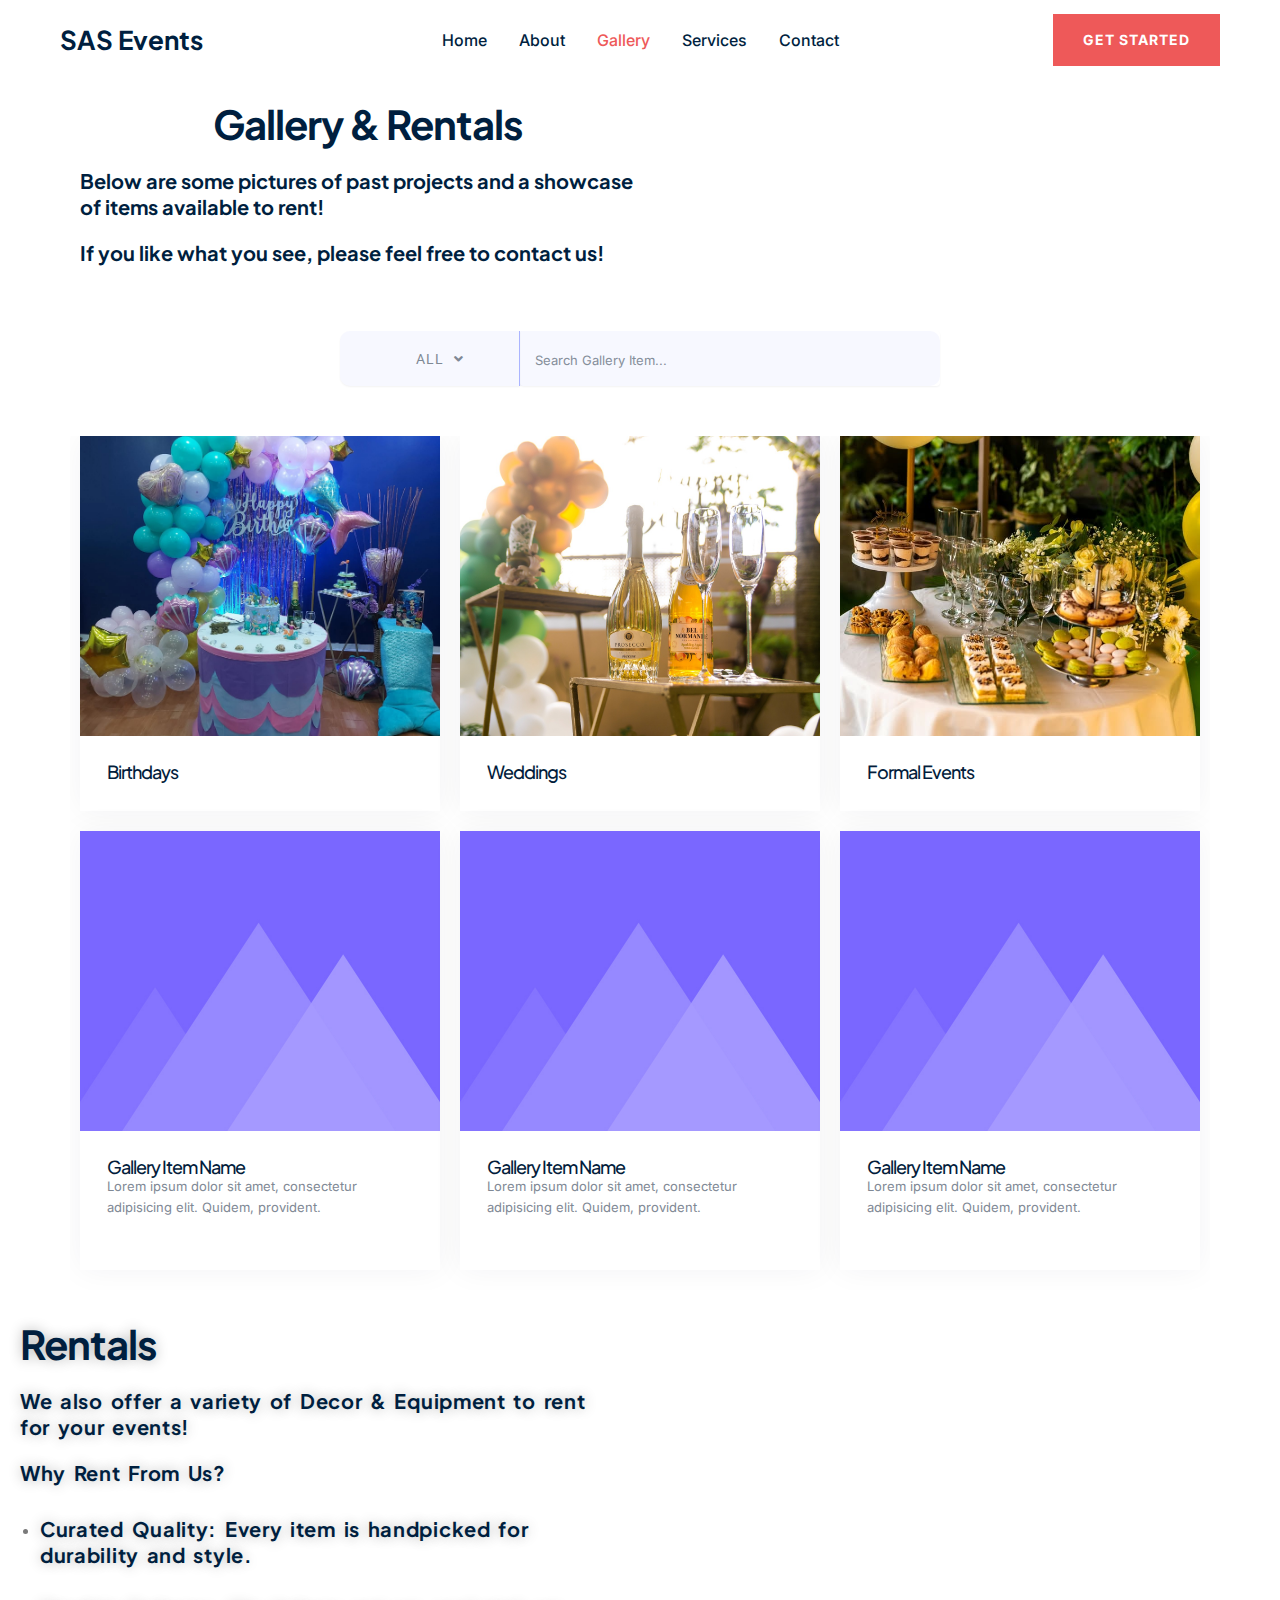
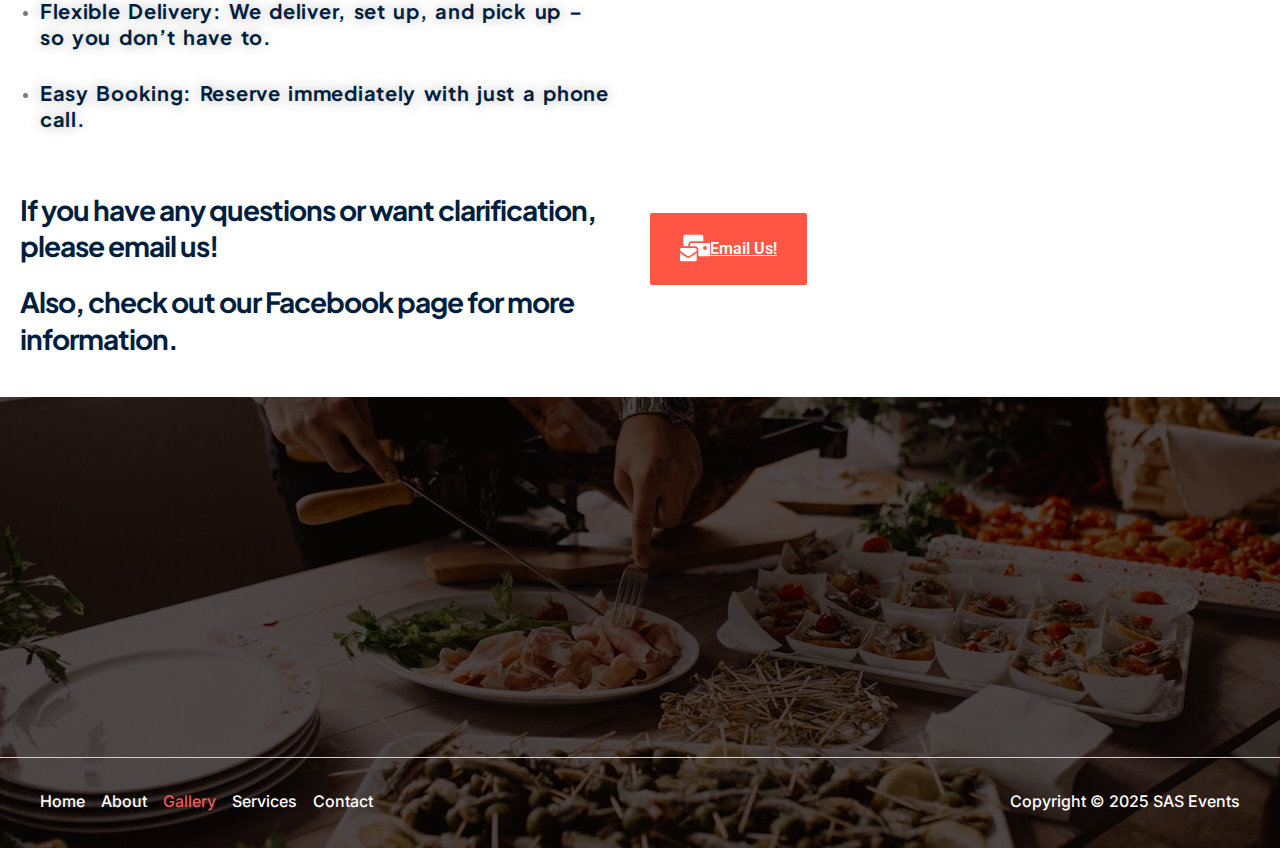
<file: gallery/index.html>
<!DOCTYPE html>
<html lang="en-US">
<head>
<meta charset="UTF-8">
<meta name="viewport" content="width=device-width, initial-scale=1">
	<link rel="profile" href="https://gmpg.org/xfn/11"> 
	<title>Gallery &#8211; SAS Events</title>
<meta name="robots" content="max-image-preview:large">
	<style>img:is([sizes="auto" i], [sizes^="auto," i]) { contain-intrinsic-size: 3000px 1500px }</style>
	<link rel="dns-prefetch" href="//fonts.googleapis.com">
<link rel="alternate" type="application/rss+xml" title="SAS Events &raquo; Feed" href="/feed/">
<link rel="alternate" type="application/rss+xml" title="SAS Events &raquo; Comments Feed" href="/comments/feed/">
<script>
window._wpemojiSettings = {"baseUrl":"https:\/\/s.w.org\/images\/core\/emoji\/15.1.0\/72x72\/","ext":".png","svgUrl":"https:\/\/s.w.org\/images\/core\/emoji\/15.1.0\/svg\/","svgExt":".svg","source":{"concatemoji":"\/wp-includes\/js\/wp-emoji-release.min.js?ver=6.8.1"}};
/*! This file is auto-generated */
!function(i,n){var o,s,e;function c(e){try{var t={supportTests:e,timestamp:(new Date).valueOf()};sessionStorage.setItem(o,JSON.stringify(t))}catch(e){}}function p(e,t,n){e.clearRect(0,0,e.canvas.width,e.canvas.height),e.fillText(t,0,0);var t=new Uint32Array(e.getImageData(0,0,e.canvas.width,e.canvas.height).data),r=(e.clearRect(0,0,e.canvas.width,e.canvas.height),e.fillText(n,0,0),new Uint32Array(e.getImageData(0,0,e.canvas.width,e.canvas.height).data));return t.every(function(e,t){return e===r[t]})}function u(e,t,n){switch(t){case"flag":return n(e,"🏳️‍⚧️","🏳️​⚧️")?!1:!n(e,"🇺🇳","🇺​🇳")&&!n(e,"🏴󠁧󠁢󠁥󠁮󠁧󠁿","🏴​󠁧​󠁢​󠁥​󠁮​󠁧​󠁿");case"emoji":return!n(e,"🐦‍🔥","🐦​🔥")}return!1}function f(e,t,n){var r="undefined"!=typeof WorkerGlobalScope&&self instanceof WorkerGlobalScope?new OffscreenCanvas(300,150):i.createElement("canvas"),a=r.getContext("2d",{willReadFrequently:!0}),o=(a.textBaseline="top",a.font="600 32px Arial",{});return e.forEach(function(e){o[e]=t(a,e,n)}),o}function t(e){var t=i.createElement("script");t.src=e,t.defer=!0,i.head.appendChild(t)}"undefined"!=typeof Promise&&(o="wpEmojiSettingsSupports",s=["flag","emoji"],n.supports={everything:!0,everythingExceptFlag:!0},e=new Promise(function(e){i.addEventListener("DOMContentLoaded",e,{once:!0})}),new Promise(function(t){var n=function(){try{var e=JSON.parse(sessionStorage.getItem(o));if("object"==typeof e&&"number"==typeof e.timestamp&&(new Date).valueOf()<e.timestamp+604800&&"object"==typeof e.supportTests)return e.supportTests}catch(e){}return null}();if(!n){if("undefined"!=typeof Worker&&"undefined"!=typeof OffscreenCanvas&&"undefined"!=typeof URL&&URL.createObjectURL&&"undefined"!=typeof Blob)try{var e="postMessage("+f.toString()+"("+[JSON.stringify(s),u.toString(),p.toString()].join(",")+"));",r=new Blob([e],{type:"text/javascript"}),a=new Worker(URL.createObjectURL(r),{name:"wpTestEmojiSupports"});return void(a.onmessage=function(e){c(n=e.data),a.terminate(),t(n)})}catch(e){}c(n=f(s,u,p))}t(n)}).then(function(e){for(var t in e)n.supports[t]=e[t],n.supports.everything=n.supports.everything&&n.supports[t],"flag"!==t&&(n.supports.everythingExceptFlag=n.supports.everythingExceptFlag&&n.supports[t]);n.supports.everythingExceptFlag=n.supports.everythingExceptFlag&&!n.supports.flag,n.DOMReady=!1,n.readyCallback=function(){n.DOMReady=!0}}).then(function(){return e}).then(function(){var e;n.supports.everything||(n.readyCallback(),(e=n.source||{}).concatemoji?t(e.concatemoji):e.wpemoji&&e.twemoji&&(t(e.twemoji),t(e.wpemoji)))}))}((window,document),window._wpemojiSettings);
</script>
<link rel="stylesheet" id="astra-theme-css-css" href="/wp-content/themes/astra/assets/css/minified/main.min.css?ver=4.10.0" media="all">
<style id="astra-theme-css-inline-css">:root{--ast-post-nav-space:0;--ast-container-default-xlg-padding:2.5em;--ast-container-default-lg-padding:2.5em;--ast-container-default-slg-padding:2em;--ast-container-default-md-padding:2.5em;--ast-container-default-sm-padding:2.5em;--ast-container-default-xs-padding:2.4em;--ast-container-default-xxs-padding:1.8em;--ast-code-block-background:#ECEFF3;--ast-comment-inputs-background:#F9FAFB;--ast-normal-container-width:1200px;--ast-narrow-container-width:750px;--ast-blog-title-font-weight:600;--ast-blog-meta-weight:600;--ast-global-color-primary:var(--ast-global-color-5);--ast-global-color-secondary:var(--ast-global-color-4);--ast-global-color-alternate-background:var(--ast-global-color-7);--ast-global-color-subtle-background:var(--ast-global-color-6);--ast-bg-style-guide:#F8FAFC;--ast-shadow-style-guide:0px 0px 4px 0 #00000057;--ast-global-dark-bg-style:#fff;--ast-global-dark-lfs:#fbfbfb;--ast-widget-bg-color:#fafafa;--ast-wc-container-head-bg-color:#fbfbfb;--ast-title-layout-bg:#eeeeee;--ast-search-border-color:#e7e7e7;--ast-lifter-hover-bg:#e6e6e6;--ast-gallery-block-color:#000;--srfm-color-input-label:var(--ast-global-color-2);}html{font-size:100%;}a{color:var(--ast-global-color-0);}a:hover,a:focus{color:var(--ast-global-color-1);}body,button,input,select,textarea,.ast-button,.ast-custom-button{font-family:'Inter',sans-serif;font-weight:500;font-size:16px;font-size:1rem;line-height:var(--ast-body-line-height,1.65);}blockquote{color:var(--ast-global-color-3);}h1,.entry-content h1,h2,.entry-content h2,h3,.entry-content h3,h4,.entry-content h4,h5,.entry-content h5,h6,.entry-content h6,.site-title,.site-title a{font-family:'Plus Jakarta Sans',sans-serif;font-weight:700;}.ast-site-identity .site-title a{color:var(--ast-global-color-2);}.site-title{font-size:26px;font-size:1.625rem;display:block;}.site-header .site-description{font-size:15px;font-size:0.9375rem;display:none;}.entry-title{font-size:24px;font-size:1.5rem;}.ast-blog-single-element.ast-taxonomy-container a{font-size:14px;font-size:0.875rem;}.ast-blog-meta-container{font-size:13px;font-size:0.8125rem;}.archive .ast-article-post .ast-article-inner,.blog .ast-article-post .ast-article-inner,.archive .ast-article-post .ast-article-inner:hover,.blog .ast-article-post .ast-article-inner:hover{border-top-left-radius:0px;border-top-right-radius:0px;border-bottom-right-radius:0px;border-bottom-left-radius:0px;overflow:hidden;}h1,.entry-content h1{font-size:54px;font-size:3.375rem;font-weight:700;font-family:'Plus Jakarta Sans',sans-serif;line-height:1.15em;text-transform:capitalize;}h2,.entry-content h2{font-size:40px;font-size:2.5rem;font-weight:700;font-family:'Plus Jakarta Sans',sans-serif;line-height:1.2em;letter-spacing:-1px;}h3,.entry-content h3{font-size:28px;font-size:1.75rem;font-weight:700;font-family:'Plus Jakarta Sans',sans-serif;line-height:1.3em;letter-spacing:-1px;}h4,.entry-content h4{font-size:20px;font-size:1.25rem;line-height:1.3em;font-weight:700;font-family:'Plus Jakarta Sans',sans-serif;}h5,.entry-content h5{font-size:18px;font-size:1.125rem;line-height:1.45em;font-weight:700;font-family:'Plus Jakarta Sans',sans-serif;}h6,.entry-content h6{font-size:14px;font-size:0.875rem;line-height:1.6em;font-weight:700;font-family:'Plus Jakarta Sans',sans-serif;}::selection{background-color:var(--ast-global-color-0);color:#000000;}body,h1,.entry-title a,.entry-content h1,h2,.entry-content h2,h3,.entry-content h3,h4,.entry-content h4,h5,.entry-content h5,h6,.entry-content h6{color:var(--ast-global-color-3);}.tagcloud a:hover,.tagcloud a:focus,.tagcloud a.current-item{color:#000000;border-color:var(--ast-global-color-0);background-color:var(--ast-global-color-0);}input:focus,input[type="text"]:focus,input[type="email"]:focus,input[type="url"]:focus,input[type="password"]:focus,input[type="reset"]:focus,input[type="search"]:focus,textarea:focus{border-color:var(--ast-global-color-0);}input[type="radio"]:checked,input[type=reset],input[type="checkbox"]:checked,input[type="checkbox"]:hover:checked,input[type="checkbox"]:focus:checked,input[type=range]::-webkit-slider-thumb{border-color:var(--ast-global-color-0);background-color:var(--ast-global-color-0);box-shadow:none;}.site-footer a:hover + .post-count,.site-footer a:focus + .post-count{background:var(--ast-global-color-0);border-color:var(--ast-global-color-0);}.single .nav-links .nav-previous,.single .nav-links .nav-next{color:var(--ast-global-color-0);}.entry-meta,.entry-meta *{line-height:1.45;color:var(--ast-global-color-0);font-weight:600;}.entry-meta a:not(.ast-button):hover,.entry-meta a:not(.ast-button):hover *,.entry-meta a:not(.ast-button):focus,.entry-meta a:not(.ast-button):focus *,.page-links > .page-link,.page-links .page-link:hover,.post-navigation a:hover{color:var(--ast-global-color-1);}#cat option,.secondary .calendar_wrap thead a,.secondary .calendar_wrap thead a:visited{color:var(--ast-global-color-0);}.secondary .calendar_wrap #today,.ast-progress-val span{background:var(--ast-global-color-0);}.secondary a:hover + .post-count,.secondary a:focus + .post-count{background:var(--ast-global-color-0);border-color:var(--ast-global-color-0);}.calendar_wrap #today > a{color:#000000;}.page-links .page-link,.single .post-navigation a{color:var(--ast-global-color-3);}.ast-search-menu-icon .search-form button.search-submit{padding:0 4px;}.ast-search-menu-icon form.search-form{padding-right:0;}.ast-search-menu-icon.slide-search input.search-field{width:0;}.ast-header-search .ast-search-menu-icon.ast-dropdown-active .search-form,.ast-header-search .ast-search-menu-icon.ast-dropdown-active .search-field:focus{transition:all 0.2s;}.search-form input.search-field:focus{outline:none;}.ast-search-menu-icon .search-form button.search-submit:focus,.ast-theme-transparent-header .ast-header-search .ast-dropdown-active .ast-icon,.ast-theme-transparent-header .ast-inline-search .search-field:focus .ast-icon{color:var(--ast-global-color-1);}.ast-header-search .slide-search .search-form{border:2px solid var(--ast-global-color-0);}.ast-header-search .slide-search .search-field{background-color:(--ast-global-dark-bg-style);}.ast-archive-title{color:var(--ast-global-color-2);}.widget-title{font-size:22px;font-size:1.375rem;color:var(--ast-global-color-2);}.ast-single-post .entry-content a,.ast-comment-content a:not(.ast-comment-edit-reply-wrap a){text-decoration:underline;}.ast-single-post .elementor-widget-button .elementor-button,.ast-single-post .entry-content .uagb-tab a,.ast-single-post .entry-content .uagb-ifb-cta a,.ast-single-post .entry-content .uabb-module-content a,.ast-single-post .entry-content .uagb-post-grid a,.ast-single-post .entry-content .uagb-timeline a,.ast-single-post .entry-content .uagb-toc__wrap a,.ast-single-post .entry-content .uagb-taxomony-box a,.ast-single-post .entry-content .woocommerce a,.entry-content .wp-block-latest-posts > li > a,.ast-single-post .entry-content .wp-block-file__button,li.ast-post-filter-single,.ast-single-post .ast-comment-content .comment-reply-link,.ast-single-post .ast-comment-content .comment-edit-link{text-decoration:none;}.ast-search-menu-icon.slide-search a:focus-visible:focus-visible,.astra-search-icon:focus-visible,#close:focus-visible,a:focus-visible,.ast-menu-toggle:focus-visible,.site .skip-link:focus-visible,.wp-block-loginout input:focus-visible,.wp-block-search.wp-block-search__button-inside .wp-block-search__inside-wrapper,.ast-header-navigation-arrow:focus-visible,.woocommerce .wc-proceed-to-checkout > .checkout-button:focus-visible,.woocommerce .woocommerce-MyAccount-navigation ul li a:focus-visible,.ast-orders-table__row .ast-orders-table__cell:focus-visible,.woocommerce .woocommerce-order-details .order-again > .button:focus-visible,.woocommerce .woocommerce-message a.button.wc-forward:focus-visible,.woocommerce #minus_qty:focus-visible,.woocommerce #plus_qty:focus-visible,a#ast-apply-coupon:focus-visible,.woocommerce .woocommerce-info a:focus-visible,.woocommerce .astra-shop-summary-wrap a:focus-visible,.woocommerce a.wc-forward:focus-visible,#ast-apply-coupon:focus-visible,.woocommerce-js .woocommerce-mini-cart-item a.remove:focus-visible,#close:focus-visible,.button.search-submit:focus-visible,#search_submit:focus,.normal-search:focus-visible,.ast-header-account-wrap:focus-visible,.woocommerce .ast-on-card-button.ast-quick-view-trigger:focus{outline-style:dotted;outline-color:inherit;outline-width:thin;}input:focus,input[type="text"]:focus,input[type="email"]:focus,input[type="url"]:focus,input[type="password"]:focus,input[type="reset"]:focus,input[type="search"]:focus,input[type="number"]:focus,textarea:focus,.wp-block-search__input:focus,[data-section="section-header-mobile-trigger"] .ast-button-wrap .ast-mobile-menu-trigger-minimal:focus,.ast-mobile-popup-drawer.active .menu-toggle-close:focus,.woocommerce-ordering select.orderby:focus,#ast-scroll-top:focus,#coupon_code:focus,.woocommerce-page #comment:focus,.woocommerce #reviews #respond input#submit:focus,.woocommerce a.add_to_cart_button:focus,.woocommerce .button.single_add_to_cart_button:focus,.woocommerce .woocommerce-cart-form button:focus,.woocommerce .woocommerce-cart-form__cart-item .quantity .qty:focus,.woocommerce .woocommerce-billing-fields .woocommerce-billing-fields__field-wrapper .woocommerce-input-wrapper > .input-text:focus,.woocommerce #order_comments:focus,.woocommerce #place_order:focus,.woocommerce .woocommerce-address-fields .woocommerce-address-fields__field-wrapper .woocommerce-input-wrapper > .input-text:focus,.woocommerce .woocommerce-MyAccount-content form button:focus,.woocommerce .woocommerce-MyAccount-content .woocommerce-EditAccountForm .woocommerce-form-row .woocommerce-Input.input-text:focus,.woocommerce .ast-woocommerce-container .woocommerce-pagination ul.page-numbers li a:focus,body #content .woocommerce form .form-row .select2-container--default .select2-selection--single:focus,#ast-coupon-code:focus,.woocommerce.woocommerce-js .quantity input[type=number]:focus,.woocommerce-js .woocommerce-mini-cart-item .quantity input[type=number]:focus,.woocommerce p#ast-coupon-trigger:focus{border-style:dotted;border-color:inherit;border-width:thin;}input{outline:none;}.ast-logo-title-inline .site-logo-img{padding-right:1em;}body .ast-oembed-container *{position:absolute;top:0;width:100%;height:100%;left:0;}body .wp-block-embed-pocket-casts .ast-oembed-container *{position:unset;}.ast-single-post-featured-section + article {margin-top: 2em;}.site-content .ast-single-post-featured-section img {width: 100%;overflow: hidden;object-fit: cover;}.ast-separate-container .site-content .ast-single-post-featured-section + article {margin-top: -80px;z-index: 9;position: relative;border-radius: 4px;}@media (min-width: 922px) {.ast-no-sidebar .site-content .ast-article-image-container--wide {margin-left: -120px;margin-right: -120px;max-width: unset;width: unset;}.ast-left-sidebar .site-content .ast-article-image-container--wide,.ast-right-sidebar .site-content .ast-article-image-container--wide {margin-left: -10px;margin-right: -10px;}.site-content .ast-article-image-container--full {margin-left: calc( -50vw + 50%);margin-right: calc( -50vw + 50%);max-width: 100vw;width: 100vw;}.ast-left-sidebar .site-content .ast-article-image-container--full,.ast-right-sidebar .site-content .ast-article-image-container--full {margin-left: -10px;margin-right: -10px;max-width: inherit;width: auto;}}.site > .ast-single-related-posts-container {margin-top: 0;}@media (min-width: 922px) {.ast-desktop .ast-container--narrow {max-width: var(--ast-narrow-container-width);margin: 0 auto;}}.ast-page-builder-template .hentry {margin: 0;}.ast-page-builder-template .site-content > .ast-container {max-width: 100%;padding: 0;}.ast-page-builder-template .site .site-content #primary {padding: 0;margin: 0;}.ast-page-builder-template .no-results {text-align: center;margin: 4em auto;}.ast-page-builder-template .ast-pagination {padding: 2em;}.ast-page-builder-template .entry-header.ast-no-title.ast-no-thumbnail {margin-top: 0;}.ast-page-builder-template .entry-header.ast-header-without-markup {margin-top: 0;margin-bottom: 0;}.ast-page-builder-template .entry-header.ast-no-title.ast-no-meta {margin-bottom: 0;}.ast-page-builder-template.single .post-navigation {padding-bottom: 2em;}.ast-page-builder-template.single-post .site-content > .ast-container {max-width: 100%;}.ast-page-builder-template .entry-header {margin-top: 2em;margin-left: auto;margin-right: auto;}.ast-page-builder-template .ast-archive-description {margin: 2em auto 0;padding-left: 20px;padding-right: 20px;}.ast-page-builder-template .ast-row {margin-left: 0;margin-right: 0;}.single.ast-page-builder-template .entry-header + .entry-content,.single.ast-page-builder-template .ast-single-entry-banner + .site-content article .entry-content {margin-bottom: 2em;}@media(min-width: 921px) {.ast-page-builder-template.archive.ast-right-sidebar .ast-row article,.ast-page-builder-template.archive.ast-left-sidebar .ast-row article {padding-left: 0;padding-right: 0;}}input[type="text"],input[type="number"],input[type="email"],input[type="url"],input[type="password"],input[type="search"],input[type=reset],input[type=tel],input[type=date],select,textarea{font-size:16px;font-style:normal;font-weight:400;line-height:24px;width:100%;padding:12px 16px;border-radius:4px;box-shadow:0px 1px 2px 0px rgba(0,0,0,0.05);color:var(--ast-form-input-text,#475569);}input[type="text"],input[type="number"],input[type="email"],input[type="url"],input[type="password"],input[type="search"],input[type=reset],input[type=tel],input[type=date],select{height:40px;}input[type="date"]{border-width:1px;border-style:solid;border-color:var(--ast-border-color);background:var( --ast-global-color-secondary,--ast-global-color-5 );}input[type="text"]:focus,input[type="number"]:focus,input[type="email"]:focus,input[type="url"]:focus,input[type="password"]:focus,input[type="search"]:focus,input[type=reset]:focus,input[type="tel"]:focus,input[type="date"]:focus,select:focus,textarea:focus{border-color:#046BD2;box-shadow:none;outline:none;color:var(--ast-form-input-focus-text,#475569);}label,legend{color:#111827;font-size:14px;font-style:normal;font-weight:500;line-height:20px;}select{padding:6px 10px;}fieldset{padding:30px;border-radius:4px;}button,.ast-button,.button,input[type="button"],input[type="reset"],input[type="submit"]{border-radius:4px;box-shadow:0px 1px 2px 0px rgba(0,0,0,0.05);}:root{--ast-comment-inputs-background:#FFF;}::placeholder{color:var(--ast-form-field-color,#9CA3AF);}::-ms-input-placeholder{color:var(--ast-form-field-color,#9CA3AF);}@media (max-width:921.9px){#ast-desktop-header{display:none;}}@media (min-width:922px){#ast-mobile-header{display:none;}}.wp-block-buttons.aligncenter{justify-content:center;}@media (max-width:921px){.ast-theme-transparent-header #primary,.ast-theme-transparent-header #secondary{padding:0;}}@media (max-width:921px){.ast-plain-container.ast-no-sidebar #primary{padding:0;}}.ast-plain-container.ast-no-sidebar #primary{margin-top:0;margin-bottom:0;}@media (max-width:921px){.ast-separate-container #primary,.ast-narrow-container #primary{padding-top:0px;}}@media (max-width:544px){.ast-separate-container #primary,.ast-narrow-container #primary{padding-top:0px;}}@media (max-width:921px){.ast-separate-container #primary,.ast-narrow-container #primary{padding-bottom:0px;}}@media (max-width:544px){.ast-separate-container #primary,.ast-narrow-container #primary{padding-bottom:0px;}}.wp-block-button.is-style-outline .wp-block-button__link{border-color:var(--ast-global-color-0);border-top-width:2px;border-right-width:2px;border-bottom-width:2px;border-left-width:2px;}div.wp-block-button.is-style-outline > .wp-block-button__link:not(.has-text-color),div.wp-block-button.wp-block-button__link.is-style-outline:not(.has-text-color){color:var(--ast-global-color-0);}.wp-block-button.is-style-outline .wp-block-button__link:hover,.wp-block-buttons .wp-block-button.is-style-outline .wp-block-button__link:focus,.wp-block-buttons .wp-block-button.is-style-outline > .wp-block-button__link:not(.has-text-color):hover,.wp-block-buttons .wp-block-button.wp-block-button__link.is-style-outline:not(.has-text-color):hover{color:#ffffff;background-color:var(--ast-global-color-1);border-color:var(--ast-global-color-1);}.post-page-numbers.current .page-link,.ast-pagination .page-numbers.current{color:#000000;border-color:var(--ast-global-color-0);background-color:var(--ast-global-color-0);}.wp-block-button.is-style-outline .wp-block-button__link{border-top-width:2px;border-right-width:2px;border-bottom-width:2px;border-left-width:2px;}.wp-block-buttons .wp-block-button.is-style-outline .wp-block-button__link.wp-element-button,.ast-outline-button,.wp-block-uagb-buttons-child .uagb-buttons-repeater.ast-outline-button{border-color:var(--ast-global-color-0);border-top-width:2px;border-right-width:2px;border-bottom-width:2px;border-left-width:2px;font-family:inherit;font-weight:700;font-size:14px;font-size:0.875rem;line-height:1.6em;letter-spacing:1px;padding-top:13px;padding-right:28px;padding-bottom:13px;padding-left:28px;border-top-left-radius:0px;border-top-right-radius:0px;border-bottom-right-radius:0px;border-bottom-left-radius:0px;}.wp-block-buttons .wp-block-button.is-style-outline > .wp-block-button__link:not(.has-text-color),.wp-block-buttons .wp-block-button.wp-block-button__link.is-style-outline:not(.has-text-color),.ast-outline-button{color:var(--ast-global-color-0);}.wp-block-button.is-style-outline .wp-block-button__link:hover,.wp-block-buttons .wp-block-button.is-style-outline .wp-block-button__link:focus,.wp-block-buttons .wp-block-button.is-style-outline > .wp-block-button__link:not(.has-text-color):hover,.wp-block-buttons .wp-block-button.wp-block-button__link.is-style-outline:not(.has-text-color):hover,.ast-outline-button:hover,.ast-outline-button:focus,.wp-block-uagb-buttons-child .uagb-buttons-repeater.ast-outline-button:hover,.wp-block-uagb-buttons-child .uagb-buttons-repeater.ast-outline-button:focus{color:#ffffff;background-color:var(--ast-global-color-1);border-color:var(--ast-global-color-1);}.ast-single-post .entry-content a.ast-outline-button,.ast-single-post .entry-content .is-style-outline>.wp-block-button__link{text-decoration:none;}.wp-block-button .wp-block-button__link.wp-element-button.is-style-outline:not(.has-background),.wp-block-button.is-style-outline>.wp-block-button__link.wp-element-button:not(.has-background),.ast-outline-button{background-color:rgba(0,0,0,0);}.uagb-buttons-repeater.ast-outline-button{border-radius:9999px;}@media (max-width:921px){.wp-block-buttons .wp-block-button.is-style-outline .wp-block-button__link.wp-element-button,.ast-outline-button,.wp-block-uagb-buttons-child .uagb-buttons-repeater.ast-outline-button{font-size:14px;font-size:0.875rem;padding-top:13px;padding-right:26px;padding-bottom:13px;padding-left:26px;}}@media (max-width:544px){.wp-block-buttons .wp-block-button.is-style-outline .wp-block-button__link.wp-element-button,.ast-outline-button,.wp-block-uagb-buttons-child .uagb-buttons-repeater.ast-outline-button{font-size:14px;font-size:0.875rem;padding-top:13px;padding-right:26px;padding-bottom:13px;padding-left:26px;}}.entry-content[data-ast-blocks-layout] > figure{margin-bottom:1em;}h1.widget-title{font-weight:700;}h2.widget-title{font-weight:700;}h3.widget-title{font-weight:700;}.elementor-widget-container .elementor-loop-container .e-loop-item[data-elementor-type="loop-item"]{width:100%;} .content-area .elementor-widget-theme-post-content h1,.content-area .elementor-widget-theme-post-content h2,.content-area .elementor-widget-theme-post-content h3,.content-area .elementor-widget-theme-post-content h4,.content-area .elementor-widget-theme-post-content h5,.content-area .elementor-widget-theme-post-content h6{margin-top:1.5em;margin-bottom:calc(0.3em + 10px);}#page{display:flex;flex-direction:column;min-height:100vh;}.ast-404-layout-1 h1.page-title{color:var(--ast-global-color-2);}.single .post-navigation a{line-height:1em;height:inherit;}.error-404 .page-sub-title{font-size:1.5rem;font-weight:inherit;}.search .site-content .content-area .search-form{margin-bottom:0;}#page .site-content{flex-grow:1;}.widget{margin-bottom:1.25em;}#secondary li{line-height:1.5em;}#secondary .wp-block-group h2{margin-bottom:0.7em;}#secondary h2{font-size:1.7rem;}.ast-separate-container .ast-article-post,.ast-separate-container .ast-article-single,.ast-separate-container .comment-respond{padding:3em;}.ast-separate-container .ast-article-single .ast-article-single{padding:0;}.ast-article-single .wp-block-post-template-is-layout-grid{padding-left:0;}.ast-separate-container .comments-title,.ast-narrow-container .comments-title{padding:1.5em 2em;}.ast-page-builder-template .comment-form-textarea,.ast-comment-formwrap .ast-grid-common-col{padding:0;}.ast-comment-formwrap{padding:0;display:inline-flex;column-gap:20px;width:100%;margin-left:0;margin-right:0;}.comments-area textarea#comment:focus,.comments-area textarea#comment:active,.comments-area .ast-comment-formwrap input[type="text"]:focus,.comments-area .ast-comment-formwrap input[type="text"]:active {box-shadow:none;outline:none;}.archive.ast-page-builder-template .entry-header{margin-top:2em;}.ast-page-builder-template .ast-comment-formwrap{width:100%;}.entry-title{margin-bottom:0.6em;}.ast-archive-description p{font-size:inherit;font-weight:inherit;line-height:inherit;}.ast-separate-container .ast-comment-list li.depth-1,.hentry{margin-bottom:1.5em;}.site-content section.ast-archive-description{margin-bottom:2em;}@media (min-width:921px){.ast-left-sidebar.ast-page-builder-template #secondary,.archive.ast-right-sidebar.ast-page-builder-template .site-main{padding-left:20px;padding-right:20px;}}@media (max-width:544px){.ast-comment-formwrap.ast-row{column-gap:10px;display:inline-block;}#ast-commentform .ast-grid-common-col{position:relative;width:100%;}}@media (min-width:1201px){.ast-separate-container .ast-article-post,.ast-separate-container .ast-article-single,.ast-separate-container .ast-author-box,.ast-separate-container .ast-404-layout-1,.ast-separate-container .no-results{padding:3em;}} .content-area .elementor-widget-theme-post-content h1,.content-area .elementor-widget-theme-post-content h2,.content-area .elementor-widget-theme-post-content h3,.content-area .elementor-widget-theme-post-content h4,.content-area .elementor-widget-theme-post-content h5,.content-area .elementor-widget-theme-post-content h6{margin-top:1.5em;margin-bottom:calc(0.3em + 10px);}.elementor-loop-container .e-loop-item,.elementor-loop-container .ast-separate-container .ast-article-post,.elementor-loop-container .ast-separate-container .ast-article-single,.elementor-loop-container .ast-separate-container .comment-respond{padding:0px;}@media (max-width:921px){.ast-separate-container #primary,.ast-separate-container #secondary{padding:1.5em 0;}#primary,#secondary{padding:1.5em 0;margin:0;}.ast-left-sidebar #content > .ast-container{display:flex;flex-direction:column-reverse;width:100%;}}@media (min-width:922px){.ast-separate-container.ast-right-sidebar #primary,.ast-separate-container.ast-left-sidebar #primary{border:0;}.search-no-results.ast-separate-container #primary{margin-bottom:4em;}}.wp-block-button .wp-block-button__link{color:#ffffff;}.wp-block-button .wp-block-button__link:hover,.wp-block-button .wp-block-button__link:focus{color:#ffffff;background-color:var(--ast-global-color-1);border-color:var(--ast-global-color-1);}.elementor-widget-heading h1.elementor-heading-title{line-height:1.15em;}.elementor-widget-heading h2.elementor-heading-title{line-height:1.2em;}.elementor-widget-heading h3.elementor-heading-title{line-height:1.3em;}.elementor-widget-heading h4.elementor-heading-title{line-height:1.3em;}.elementor-widget-heading h5.elementor-heading-title{line-height:1.45em;}.elementor-widget-heading h6.elementor-heading-title{line-height:1.6em;}.wp-block-button .wp-block-button__link,.wp-block-search .wp-block-search__button,body .wp-block-file .wp-block-file__button{border-style:solid;border-top-width:2px;border-right-width:2px;border-left-width:2px;border-bottom-width:2px;border-color:var(--ast-global-color-0);background-color:var(--ast-global-color-0);color:#ffffff;font-family:inherit;font-weight:700;line-height:1.6em;text-transform:uppercase;letter-spacing:1px;font-size:14px;font-size:0.875rem;border-top-left-radius:0px;border-top-right-radius:0px;border-bottom-right-radius:0px;border-bottom-left-radius:0px;padding-top:13px;padding-right:28px;padding-bottom:13px;padding-left:28px;}.ast-single-post .entry-content .wp-block-button .wp-block-button__link,.ast-single-post .entry-content .wp-block-search .wp-block-search__button,body .entry-content .wp-block-file .wp-block-file__button{text-decoration:none;}@media (max-width:921px){.wp-block-button .wp-block-button__link,.wp-block-search .wp-block-search__button,body .wp-block-file .wp-block-file__button{font-size:14px;font-size:0.875rem;padding-top:13px;padding-right:26px;padding-bottom:13px;padding-left:26px;}}@media (max-width:544px){.wp-block-button .wp-block-button__link,.wp-block-search .wp-block-search__button,body .wp-block-file .wp-block-file__button{font-size:14px;font-size:0.875rem;padding-top:13px;padding-right:26px;padding-bottom:13px;padding-left:26px;}}.menu-toggle,button,.ast-button,.ast-custom-button,.button,input#submit,input[type="button"],input[type="submit"],input[type="reset"],#comments .submit,.search .search-submit,form[CLASS*="wp-block-search__"].wp-block-search .wp-block-search__inside-wrapper .wp-block-search__button,body .wp-block-file .wp-block-file__button,.search .search-submit,.woocommerce-js a.button,.woocommerce button.button,.woocommerce .woocommerce-message a.button,.woocommerce #respond input#submit.alt,.woocommerce input.button.alt,.woocommerce input.button,.woocommerce input.button:disabled,.woocommerce input.button:disabled[disabled],.woocommerce input.button:disabled:hover,.woocommerce input.button:disabled[disabled]:hover,.woocommerce #respond input#submit,.woocommerce button.button.alt.disabled,.wc-block-grid__products .wc-block-grid__product .wp-block-button__link,.wc-block-grid__product-onsale,[CLASS*="wc-block"] button,.woocommerce-js .astra-cart-drawer .astra-cart-drawer-content .woocommerce-mini-cart__buttons .button:not(.checkout):not(.ast-continue-shopping),.woocommerce-js .astra-cart-drawer .astra-cart-drawer-content .woocommerce-mini-cart__buttons a.checkout,.woocommerce button.button.alt.disabled.wc-variation-selection-needed,[CLASS*="wc-block"] .wc-block-components-button{border-style:solid;border-top-width:2px;border-right-width:2px;border-left-width:2px;border-bottom-width:2px;color:#ffffff;border-color:var(--ast-global-color-0);background-color:var(--ast-global-color-0);padding-top:13px;padding-right:28px;padding-bottom:13px;padding-left:28px;font-family:inherit;font-weight:700;font-size:14px;font-size:0.875rem;line-height:1.6em;text-transform:uppercase;letter-spacing:1px;border-top-left-radius:0px;border-top-right-radius:0px;border-bottom-right-radius:0px;border-bottom-left-radius:0px;}button:focus,.menu-toggle:hover,button:hover,.ast-button:hover,.ast-custom-button:hover .button:hover,.ast-custom-button:hover ,input[type=reset]:hover,input[type=reset]:focus,input#submit:hover,input#submit:focus,input[type="button"]:hover,input[type="button"]:focus,input[type="submit"]:hover,input[type="submit"]:focus,form[CLASS*="wp-block-search__"].wp-block-search .wp-block-search__inside-wrapper .wp-block-search__button:hover,form[CLASS*="wp-block-search__"].wp-block-search .wp-block-search__inside-wrapper .wp-block-search__button:focus,body .wp-block-file .wp-block-file__button:hover,body .wp-block-file .wp-block-file__button:focus,.woocommerce-js a.button:hover,.woocommerce button.button:hover,.woocommerce .woocommerce-message a.button:hover,.woocommerce #respond input#submit:hover,.woocommerce #respond input#submit.alt:hover,.woocommerce input.button.alt:hover,.woocommerce input.button:hover,.woocommerce button.button.alt.disabled:hover,.wc-block-grid__products .wc-block-grid__product .wp-block-button__link:hover,[CLASS*="wc-block"] button:hover,.woocommerce-js .astra-cart-drawer .astra-cart-drawer-content .woocommerce-mini-cart__buttons .button:not(.checkout):not(.ast-continue-shopping):hover,.woocommerce-js .astra-cart-drawer .astra-cart-drawer-content .woocommerce-mini-cart__buttons a.checkout:hover,.woocommerce button.button.alt.disabled.wc-variation-selection-needed:hover,[CLASS*="wc-block"] .wc-block-components-button:hover,[CLASS*="wc-block"] .wc-block-components-button:focus{color:#ffffff;background-color:var(--ast-global-color-1);border-color:var(--ast-global-color-1);}form[CLASS*="wp-block-search__"].wp-block-search .wp-block-search__inside-wrapper .wp-block-search__button.has-icon{padding-top:calc(13px - 3px);padding-right:calc(28px - 3px);padding-bottom:calc(13px - 3px);padding-left:calc(28px - 3px);}@media (max-width:921px){.menu-toggle,button,.ast-button,.ast-custom-button,.button,input#submit,input[type="button"],input[type="submit"],input[type="reset"],#comments .submit,.search .search-submit,form[CLASS*="wp-block-search__"].wp-block-search .wp-block-search__inside-wrapper .wp-block-search__button,body .wp-block-file .wp-block-file__button,.search .search-submit,.woocommerce-js a.button,.woocommerce button.button,.woocommerce .woocommerce-message a.button,.woocommerce #respond input#submit.alt,.woocommerce input.button.alt,.woocommerce input.button,.woocommerce input.button:disabled,.woocommerce input.button:disabled[disabled],.woocommerce input.button:disabled:hover,.woocommerce input.button:disabled[disabled]:hover,.woocommerce #respond input#submit,.woocommerce button.button.alt.disabled,.wc-block-grid__products .wc-block-grid__product .wp-block-button__link,.wc-block-grid__product-onsale,[CLASS*="wc-block"] button,.woocommerce-js .astra-cart-drawer .astra-cart-drawer-content .woocommerce-mini-cart__buttons .button:not(.checkout):not(.ast-continue-shopping),.woocommerce-js .astra-cart-drawer .astra-cart-drawer-content .woocommerce-mini-cart__buttons a.checkout,.woocommerce button.button.alt.disabled.wc-variation-selection-needed,[CLASS*="wc-block"] .wc-block-components-button{padding-top:13px;padding-right:26px;padding-bottom:13px;padding-left:26px;font-size:14px;font-size:0.875rem;}}@media (max-width:544px){.menu-toggle,button,.ast-button,.ast-custom-button,.button,input#submit,input[type="button"],input[type="submit"],input[type="reset"],#comments .submit,.search .search-submit,form[CLASS*="wp-block-search__"].wp-block-search .wp-block-search__inside-wrapper .wp-block-search__button,body .wp-block-file .wp-block-file__button,.search .search-submit,.woocommerce-js a.button,.woocommerce button.button,.woocommerce .woocommerce-message a.button,.woocommerce #respond input#submit.alt,.woocommerce input.button.alt,.woocommerce input.button,.woocommerce input.button:disabled,.woocommerce input.button:disabled[disabled],.woocommerce input.button:disabled:hover,.woocommerce input.button:disabled[disabled]:hover,.woocommerce #respond input#submit,.woocommerce button.button.alt.disabled,.wc-block-grid__products .wc-block-grid__product .wp-block-button__link,.wc-block-grid__product-onsale,[CLASS*="wc-block"] button,.woocommerce-js .astra-cart-drawer .astra-cart-drawer-content .woocommerce-mini-cart__buttons .button:not(.checkout):not(.ast-continue-shopping),.woocommerce-js .astra-cart-drawer .astra-cart-drawer-content .woocommerce-mini-cart__buttons a.checkout,.woocommerce button.button.alt.disabled.wc-variation-selection-needed,[CLASS*="wc-block"] .wc-block-components-button{padding-top:13px;padding-right:26px;padding-bottom:13px;padding-left:26px;font-size:14px;font-size:0.875rem;}}@media (max-width:921px){.menu-toggle,button,.ast-button,.button,input#submit,input[type="button"],input[type="submit"],input[type="reset"]{font-size:14px;font-size:0.875rem;}.ast-mobile-header-stack .main-header-bar .ast-search-menu-icon{display:inline-block;}.ast-header-break-point.ast-header-custom-item-outside .ast-mobile-header-stack .main-header-bar .ast-search-icon{margin:0;}.ast-comment-avatar-wrap img{max-width:2.5em;}.ast-comment-meta{padding:0 1.8888em 1.3333em;}}@media (min-width:544px){.ast-container{max-width:100%;}}@media (max-width:544px){.ast-separate-container .ast-article-post,.ast-separate-container .ast-article-single,.ast-separate-container .comments-title,.ast-separate-container .ast-archive-description{padding:1.5em 1em;}.ast-separate-container #content .ast-container{padding-left:0.54em;padding-right:0.54em;}.ast-separate-container .ast-comment-list .bypostauthor{padding:.5em;}.ast-search-menu-icon.ast-dropdown-active .search-field{width:170px;}.menu-toggle,button,.ast-button,.button,input#submit,input[type="button"],input[type="submit"],input[type="reset"]{font-size:14px;font-size:0.875rem;}} #ast-mobile-header .ast-site-header-cart-li a{pointer-events:none;}@media (max-width:921px){.site-title{font-size:24px;font-size:1.5rem;display:block;}.site-header .site-description{display:none;}.entry-title{font-size:22px;font-size:1.375rem;}h1,.entry-content h1{font-size:40px;}h2,.entry-content h2{font-size:30px;}h3,.entry-content h3{font-size:22px;}h4,.entry-content h4{font-size:18px;font-size:1.125rem;}h5,.entry-content h5{font-size:16px;font-size:1rem;}h6,.entry-content h6{font-size:14px;font-size:0.875rem;}}@media (max-width:544px){.site-title{font-size:22px;font-size:1.375rem;display:block;}.site-header .site-description{display:none;}.entry-title{font-size:18px;font-size:1.125rem;}h1,.entry-content h1{font-size:32px;}h2,.entry-content h2{font-size:24px;}h3,.entry-content h3{font-size:20px;}h4,.entry-content h4{font-size:18px;font-size:1.125rem;}h5,.entry-content h5{font-size:16px;font-size:1rem;}h6,.entry-content h6{font-size:14px;font-size:0.875rem;}}@media (max-width:921px){html{font-size:91.2%;}}@media (max-width:544px){html{font-size:91.2%;}}@media (min-width:922px){.ast-container{max-width:1240px;}}@media (min-width:922px){.site-content .ast-container{display:flex;}}@media (max-width:921px){.site-content .ast-container{flex-direction:column;}}.entry-content h1,.entry-content h2,.entry-content h3,.entry-content h4,.entry-content h5,.entry-content h6{clear:none;}@media (min-width:922px){.main-header-menu .sub-menu .menu-item.ast-left-align-sub-menu:hover > .sub-menu,.main-header-menu .sub-menu .menu-item.ast-left-align-sub-menu.focus > .sub-menu{margin-left:-0px;}}.entry-content li > p{margin-bottom:0;}.site .comments-area{padding-bottom:2em;margin-top:2em;}.wp-block-file {display: flex;align-items: center;flex-wrap: wrap;justify-content: space-between;}.wp-block-pullquote {border: none;}.wp-block-pullquote blockquote::before {content: "\201D";font-family: "Helvetica",sans-serif;display: flex;transform: rotate( 180deg );font-size: 6rem;font-style: normal;line-height: 1;font-weight: bold;align-items: center;justify-content: center;}.has-text-align-right > blockquote::before {justify-content: flex-start;}.has-text-align-left > blockquote::before {justify-content: flex-end;}figure.wp-block-pullquote.is-style-solid-color blockquote {max-width: 100%;text-align: inherit;}:root {--wp--custom--ast-default-block-top-padding: 100px;--wp--custom--ast-default-block-right-padding: 80px;--wp--custom--ast-default-block-bottom-padding: 100px;--wp--custom--ast-default-block-left-padding: 80px;--wp--custom--ast-container-width: 1200px;--wp--custom--ast-content-width-size: 1200px;--wp--custom--ast-wide-width-size: calc(1200px + var(--wp--custom--ast-default-block-left-padding) + var(--wp--custom--ast-default-block-right-padding));}.ast-narrow-container {--wp--custom--ast-content-width-size: 750px;--wp--custom--ast-wide-width-size: 750px;}@media(max-width: 921px) {:root {--wp--custom--ast-default-block-top-padding: 50px;--wp--custom--ast-default-block-right-padding: 50px;--wp--custom--ast-default-block-bottom-padding: 50px;--wp--custom--ast-default-block-left-padding: 50px;}}@media(max-width: 544px) {:root {--wp--custom--ast-default-block-top-padding: 50px;--wp--custom--ast-default-block-right-padding: 30px;--wp--custom--ast-default-block-bottom-padding: 50px;--wp--custom--ast-default-block-left-padding: 30px;}}.entry-content > .wp-block-group,.entry-content > .wp-block-cover,.entry-content > .wp-block-columns {padding-top: var(--wp--custom--ast-default-block-top-padding);padding-right: var(--wp--custom--ast-default-block-right-padding);padding-bottom: var(--wp--custom--ast-default-block-bottom-padding);padding-left: var(--wp--custom--ast-default-block-left-padding);}.ast-plain-container.ast-no-sidebar .entry-content > .alignfull,.ast-page-builder-template .ast-no-sidebar .entry-content > .alignfull {margin-left: calc( -50vw + 50%);margin-right: calc( -50vw + 50%);max-width: 100vw;width: 100vw;}.ast-plain-container.ast-no-sidebar .entry-content .alignfull .alignfull,.ast-page-builder-template.ast-no-sidebar .entry-content .alignfull .alignfull,.ast-plain-container.ast-no-sidebar .entry-content .alignfull .alignwide,.ast-page-builder-template.ast-no-sidebar .entry-content .alignfull .alignwide,.ast-plain-container.ast-no-sidebar .entry-content .alignwide .alignfull,.ast-page-builder-template.ast-no-sidebar .entry-content .alignwide .alignfull,.ast-plain-container.ast-no-sidebar .entry-content .alignwide .alignwide,.ast-page-builder-template.ast-no-sidebar .entry-content .alignwide .alignwide,.ast-plain-container.ast-no-sidebar .entry-content .wp-block-column .alignfull,.ast-page-builder-template.ast-no-sidebar .entry-content .wp-block-column .alignfull,.ast-plain-container.ast-no-sidebar .entry-content .wp-block-column .alignwide,.ast-page-builder-template.ast-no-sidebar .entry-content .wp-block-column .alignwide {margin-left: auto;margin-right: auto;width: 100%;}[data-ast-blocks-layout] .wp-block-separator:not(.is-style-dots) {height: 0;}[data-ast-blocks-layout] .wp-block-separator {margin: 20px auto;}[data-ast-blocks-layout] .wp-block-separator:not(.is-style-wide):not(.is-style-dots) {max-width: 100px;}[data-ast-blocks-layout] .wp-block-separator.has-background {padding: 0;}.entry-content[data-ast-blocks-layout] > * {max-width: var(--wp--custom--ast-content-width-size);margin-left: auto;margin-right: auto;}.entry-content[data-ast-blocks-layout] > .alignwide {max-width: var(--wp--custom--ast-wide-width-size);}.entry-content[data-ast-blocks-layout] .alignfull {max-width: none;}.entry-content .wp-block-columns {margin-bottom: 0;}blockquote {margin: 1.5em;border-color: rgba(0,0,0,0.05);}.wp-block-quote:not(.has-text-align-right):not(.has-text-align-center) {border-left: 5px solid rgba(0,0,0,0.05);}.has-text-align-right > blockquote,blockquote.has-text-align-right {border-right: 5px solid rgba(0,0,0,0.05);}.has-text-align-left > blockquote,blockquote.has-text-align-left {border-left: 5px solid rgba(0,0,0,0.05);}.wp-block-site-tagline,.wp-block-latest-posts .read-more {margin-top: 15px;}.wp-block-loginout p label {display: block;}.wp-block-loginout p:not(.login-remember):not(.login-submit) input {width: 100%;}.wp-block-loginout input:focus {border-color: transparent;}.wp-block-loginout input:focus {outline: thin dotted;}.entry-content .wp-block-media-text .wp-block-media-text__content {padding: 0 0 0 8%;}.entry-content .wp-block-media-text.has-media-on-the-right .wp-block-media-text__content {padding: 0 8% 0 0;}.entry-content .wp-block-media-text.has-background .wp-block-media-text__content {padding: 8%;}.entry-content .wp-block-cover:not([class*="background-color"]):not(.has-text-color.has-link-color) .wp-block-cover__inner-container,.entry-content .wp-block-cover:not([class*="background-color"]) .wp-block-cover-image-text,.entry-content .wp-block-cover:not([class*="background-color"]) .wp-block-cover-text,.entry-content .wp-block-cover-image:not([class*="background-color"]) .wp-block-cover__inner-container,.entry-content .wp-block-cover-image:not([class*="background-color"]) .wp-block-cover-image-text,.entry-content .wp-block-cover-image:not([class*="background-color"]) .wp-block-cover-text {color: var(--ast-global-color-primary,var(--ast-global-color-5));}.wp-block-loginout .login-remember input {width: 1.1rem;height: 1.1rem;margin: 0 5px 4px 0;vertical-align: middle;}.wp-block-latest-posts > li > *:first-child,.wp-block-latest-posts:not(.is-grid) > li:first-child {margin-top: 0;}.entry-content > .wp-block-buttons,.entry-content > .wp-block-uagb-buttons {margin-bottom: 1.5em;}.wp-block-search__inside-wrapper .wp-block-search__input {padding: 0 10px;color: var(--ast-global-color-3);background: var(--ast-global-color-primary,var(--ast-global-color-5));border-color: var(--ast-border-color);}.wp-block-latest-posts .read-more {margin-bottom: 1.5em;}.wp-block-search__no-button .wp-block-search__inside-wrapper .wp-block-search__input {padding-top: 5px;padding-bottom: 5px;}.wp-block-latest-posts .wp-block-latest-posts__post-date,.wp-block-latest-posts .wp-block-latest-posts__post-author {font-size: 1rem;}.wp-block-latest-posts > li > *,.wp-block-latest-posts:not(.is-grid) > li {margin-top: 12px;margin-bottom: 12px;}.ast-page-builder-template .entry-content[data-ast-blocks-layout] > *,.ast-page-builder-template .entry-content[data-ast-blocks-layout] > .alignfull:not(.wp-block-group):not(.uagb-is-root-container) > * {max-width: none;}.ast-page-builder-template .entry-content[data-ast-blocks-layout] > .alignwide:not(.uagb-is-root-container) > * {max-width: var(--wp--custom--ast-wide-width-size);}.ast-page-builder-template .entry-content[data-ast-blocks-layout] > .inherit-container-width > *,.ast-page-builder-template .entry-content[data-ast-blocks-layout] > *:not(.wp-block-group):not(.uagb-is-root-container) > *,.entry-content[data-ast-blocks-layout] > .wp-block-cover .wp-block-cover__inner-container {max-width: var(--wp--custom--ast-content-width-size) ;margin-left: auto;margin-right: auto;}.entry-content[data-ast-blocks-layout] .wp-block-cover:not(.alignleft):not(.alignright) {width: auto;}@media(max-width: 1200px) {.ast-separate-container .entry-content > .alignfull,.ast-separate-container .entry-content[data-ast-blocks-layout] > .alignwide,.ast-plain-container .entry-content[data-ast-blocks-layout] > .alignwide,.ast-plain-container .entry-content .alignfull {margin-left: calc(-1 * min(var(--ast-container-default-xlg-padding),20px)) ;margin-right: calc(-1 * min(var(--ast-container-default-xlg-padding),20px));}}@media(min-width: 1201px) {.ast-separate-container .entry-content > .alignfull {margin-left: calc(-1 * var(--ast-container-default-xlg-padding) );margin-right: calc(-1 * var(--ast-container-default-xlg-padding) );}.ast-separate-container .entry-content[data-ast-blocks-layout] > .alignwide,.ast-plain-container .entry-content[data-ast-blocks-layout] > .alignwide {margin-left: calc(-1 * var(--wp--custom--ast-default-block-left-padding) );margin-right: calc(-1 * var(--wp--custom--ast-default-block-right-padding) );}}@media(min-width: 921px) {.ast-separate-container .entry-content .wp-block-group.alignwide:not(.inherit-container-width) > :where(:not(.alignleft):not(.alignright)),.ast-plain-container .entry-content .wp-block-group.alignwide:not(.inherit-container-width) > :where(:not(.alignleft):not(.alignright)) {max-width: calc( var(--wp--custom--ast-content-width-size) + 80px );}.ast-plain-container.ast-right-sidebar .entry-content[data-ast-blocks-layout] .alignfull,.ast-plain-container.ast-left-sidebar .entry-content[data-ast-blocks-layout] .alignfull {margin-left: -60px;margin-right: -60px;}}@media(min-width: 544px) {.entry-content > .alignleft {margin-right: 20px;}.entry-content > .alignright {margin-left: 20px;}}@media (max-width:544px){.wp-block-columns .wp-block-column:not(:last-child){margin-bottom:20px;}.wp-block-latest-posts{margin:0;}}@media( max-width: 600px ) {.entry-content .wp-block-media-text .wp-block-media-text__content,.entry-content .wp-block-media-text.has-media-on-the-right .wp-block-media-text__content {padding: 8% 0 0;}.entry-content .wp-block-media-text.has-background .wp-block-media-text__content {padding: 8%;}}.ast-narrow-container .site-content .wp-block-uagb-image--align-full .wp-block-uagb-image__figure {max-width: 100%;margin-left: auto;margin-right: auto;}.entry-content ul,.entry-content ol {padding: revert;margin: revert;padding-left: 20px;}:root .has-ast-global-color-0-color{color:var(--ast-global-color-0);}:root .has-ast-global-color-0-background-color{background-color:var(--ast-global-color-0);}:root .wp-block-button .has-ast-global-color-0-color{color:var(--ast-global-color-0);}:root .wp-block-button .has-ast-global-color-0-background-color{background-color:var(--ast-global-color-0);}:root .has-ast-global-color-1-color{color:var(--ast-global-color-1);}:root .has-ast-global-color-1-background-color{background-color:var(--ast-global-color-1);}:root .wp-block-button .has-ast-global-color-1-color{color:var(--ast-global-color-1);}:root .wp-block-button .has-ast-global-color-1-background-color{background-color:var(--ast-global-color-1);}:root .has-ast-global-color-2-color{color:var(--ast-global-color-2);}:root .has-ast-global-color-2-background-color{background-color:var(--ast-global-color-2);}:root .wp-block-button .has-ast-global-color-2-color{color:var(--ast-global-color-2);}:root .wp-block-button .has-ast-global-color-2-background-color{background-color:var(--ast-global-color-2);}:root .has-ast-global-color-3-color{color:var(--ast-global-color-3);}:root .has-ast-global-color-3-background-color{background-color:var(--ast-global-color-3);}:root .wp-block-button .has-ast-global-color-3-color{color:var(--ast-global-color-3);}:root .wp-block-button .has-ast-global-color-3-background-color{background-color:var(--ast-global-color-3);}:root .has-ast-global-color-4-color{color:var(--ast-global-color-4);}:root .has-ast-global-color-4-background-color{background-color:var(--ast-global-color-4);}:root .wp-block-button .has-ast-global-color-4-color{color:var(--ast-global-color-4);}:root .wp-block-button .has-ast-global-color-4-background-color{background-color:var(--ast-global-color-4);}:root .has-ast-global-color-5-color{color:var(--ast-global-color-5);}:root .has-ast-global-color-5-background-color{background-color:var(--ast-global-color-5);}:root .wp-block-button .has-ast-global-color-5-color{color:var(--ast-global-color-5);}:root .wp-block-button .has-ast-global-color-5-background-color{background-color:var(--ast-global-color-5);}:root .has-ast-global-color-6-color{color:var(--ast-global-color-6);}:root .has-ast-global-color-6-background-color{background-color:var(--ast-global-color-6);}:root .wp-block-button .has-ast-global-color-6-color{color:var(--ast-global-color-6);}:root .wp-block-button .has-ast-global-color-6-background-color{background-color:var(--ast-global-color-6);}:root .has-ast-global-color-7-color{color:var(--ast-global-color-7);}:root .has-ast-global-color-7-background-color{background-color:var(--ast-global-color-7);}:root .wp-block-button .has-ast-global-color-7-color{color:var(--ast-global-color-7);}:root .wp-block-button .has-ast-global-color-7-background-color{background-color:var(--ast-global-color-7);}:root .has-ast-global-color-8-color{color:var(--ast-global-color-8);}:root .has-ast-global-color-8-background-color{background-color:var(--ast-global-color-8);}:root .wp-block-button .has-ast-global-color-8-color{color:var(--ast-global-color-8);}:root .wp-block-button .has-ast-global-color-8-background-color{background-color:var(--ast-global-color-8);}:root{--ast-global-color-0:#ee5959;--ast-global-color-1:#d84545;--ast-global-color-2:#001f3f;--ast-global-color-3:#494d4d;--ast-global-color-4:#f9f3f3;--ast-global-color-5:#FFFFFF;--ast-global-color-6:#d5c9c9;--ast-global-color-7:#080000;--ast-global-color-8:#292020;}:root {--ast-border-color : var(--ast-global-color-6);}.site .site-content #primary{margin-top:0px;margin-bottom:0px;margin-left:0px;margin-right:0px;}.site .site-content #primary .ast-article-single,.ast-separate-container .site-content #secondary .widget{padding-top:0px;padding-bottom:0px;padding-left:0px;padding-right:0px;}.ast-single-entry-banner {-js-display: flex;display: flex;flex-direction: column;justify-content: center;text-align: center;position: relative;background: var(--ast-title-layout-bg);}.ast-single-entry-banner[data-banner-layout="layout-1"] {max-width: 1200px;background: inherit;padding: 20px 0;}.ast-single-entry-banner[data-banner-width-type="custom"] {margin: 0 auto;width: 100%;}.ast-single-entry-banner + .site-content .entry-header {margin-bottom: 0;}.site .ast-author-avatar {--ast-author-avatar-size: ;}a.ast-underline-text {text-decoration: underline;}.ast-container > .ast-terms-link {position: relative;display: block;}a.ast-button.ast-badge-tax {padding: 4px 8px;border-radius: 3px;font-size: inherit;}header.entry-header:not(.related-entry-header) .entry-title{font-weight:600;font-size:32px;font-size:2rem;}header.entry-header:not(.related-entry-header) > *:not(:last-child){margin-bottom:10px;}header.entry-header:not(.related-entry-header) .post-thumb-img-content{text-align:center;}header.entry-header:not(.related-entry-header) .post-thumb img,.ast-single-post-featured-section.post-thumb img{aspect-ratio:16/9;width:100%;height:100%;}.ast-archive-entry-banner {-js-display: flex;display: flex;flex-direction: column;justify-content: center;text-align: center;position: relative;background: var(--ast-title-layout-bg);}.ast-archive-entry-banner[data-banner-width-type="custom"] {margin: 0 auto;width: 100%;}.ast-archive-entry-banner[data-banner-layout="layout-1"] {background: inherit;padding: 20px 0;text-align: left;}body.archive .ast-archive-description{max-width:1200px;width:100%;text-align:left;padding-top:3em;padding-right:3em;padding-bottom:3em;padding-left:3em;}body.archive .ast-archive-description .ast-archive-title,body.archive .ast-archive-description .ast-archive-title *{font-weight:600;font-size:32px;font-size:2rem;}body.archive .ast-archive-description > *:not(:last-child){margin-bottom:10px;}@media (max-width:921px){body.archive .ast-archive-description{text-align:left;}}@media (max-width:544px){body.archive .ast-archive-description{text-align:left;}}.ast-breadcrumbs .trail-browse,.ast-breadcrumbs .trail-items,.ast-breadcrumbs .trail-items li{display:inline-block;margin:0;padding:0;border:none;background:inherit;text-indent:0;text-decoration:none;}.ast-breadcrumbs .trail-browse{font-size:inherit;font-style:inherit;font-weight:inherit;color:inherit;}.ast-breadcrumbs .trail-items{list-style:none;}.trail-items li::after{padding:0 0.3em;content:"\00bb";}.trail-items li:last-of-type::after{display:none;}h1,.entry-content h1,h2,.entry-content h2,h3,.entry-content h3,h4,.entry-content h4,h5,.entry-content h5,h6,.entry-content h6{color:var(--ast-global-color-2);}.entry-title a{color:var(--ast-global-color-2);}@media (max-width:921px){.ast-builder-grid-row-container.ast-builder-grid-row-tablet-3-firstrow .ast-builder-grid-row > *:first-child,.ast-builder-grid-row-container.ast-builder-grid-row-tablet-3-lastrow .ast-builder-grid-row > *:last-child{grid-column:1 / -1;}}@media (max-width:544px){.ast-builder-grid-row-container.ast-builder-grid-row-mobile-3-firstrow .ast-builder-grid-row > *:first-child,.ast-builder-grid-row-container.ast-builder-grid-row-mobile-3-lastrow .ast-builder-grid-row > *:last-child{grid-column:1 / -1;}}.ast-builder-layout-element[data-section="title_tagline"]{display:flex;}@media (max-width:921px){.ast-header-break-point .ast-builder-layout-element[data-section="title_tagline"]{display:flex;}}@media (max-width:544px){.ast-header-break-point .ast-builder-layout-element[data-section="title_tagline"]{display:flex;}}[data-section*="section-hb-button-"] .menu-link{display:none;}.ast-header-button-1[data-section*="section-hb-button-"] .ast-builder-button-wrap .ast-custom-button{font-family:'Inter',sans-serif;font-weight:700;font-size:14px;font-size:0.875rem;line-height:1.6em;letter-spacing:1px;}.ast-header-button-1 .ast-custom-button{color:#ffffff;background:var(--ast-global-color-0);border-color:var(--ast-global-color-0);border-top-width:2px;border-bottom-width:2px;border-left-width:2px;border-right-width:2px;border-top-left-radius:0px;border-top-right-radius:0px;border-bottom-right-radius:0px;border-bottom-left-radius:0px;}.ast-header-button-1 .ast-custom-button:hover{color:#ffffff;background:var(--ast-global-color-1);border-color:var(--ast-global-color-1);}.ast-header-button-1[data-section*="section-hb-button-"] .ast-builder-button-wrap .ast-custom-button{padding-top:13px;padding-bottom:13px;padding-left:28px;padding-right:28px;}.ast-header-button-1[data-section="section-hb-button-1"]{display:flex;}@media (max-width:921px){.ast-header-break-point .ast-header-button-1[data-section="section-hb-button-1"]{display:flex;}}@media (max-width:544px){.ast-header-break-point .ast-header-button-1[data-section="section-hb-button-1"]{display:flex;}}.ast-builder-menu-1{font-family:inherit;font-weight:inherit;}.ast-builder-menu-1 .menu-item > .menu-link{line-height:1.6em;color:var(--ast-global-color-2);}.ast-builder-menu-1 .menu-item > .ast-menu-toggle{color:var(--ast-global-color-2);}.ast-builder-menu-1 .menu-item:hover > .menu-link,.ast-builder-menu-1 .inline-on-mobile .menu-item:hover > .ast-menu-toggle{color:var(--ast-global-color-0);}.ast-builder-menu-1 .menu-item:hover > .ast-menu-toggle{color:var(--ast-global-color-0);}.ast-builder-menu-1 .menu-item.current-menu-item > .menu-link,.ast-builder-menu-1 .inline-on-mobile .menu-item.current-menu-item > .ast-menu-toggle,.ast-builder-menu-1 .current-menu-ancestor > .menu-link{color:var(--ast-global-color-0);}.ast-builder-menu-1 .menu-item.current-menu-item > .ast-menu-toggle{color:var(--ast-global-color-0);}.ast-builder-menu-1 .sub-menu,.ast-builder-menu-1 .inline-on-mobile .sub-menu{border-top-width:2px;border-bottom-width:0px;border-right-width:0px;border-left-width:0px;border-color:var(--ast-global-color-0);border-style:solid;}.ast-builder-menu-1 .sub-menu .sub-menu{top:-2px;}.ast-builder-menu-1 .main-header-menu > .menu-item > .sub-menu,.ast-builder-menu-1 .main-header-menu > .menu-item > .astra-full-megamenu-wrapper{margin-top:0px;}.ast-desktop .ast-builder-menu-1 .main-header-menu > .menu-item > .sub-menu:before,.ast-desktop .ast-builder-menu-1 .main-header-menu > .menu-item > .astra-full-megamenu-wrapper:before{height:calc( 0px + 2px + 5px );}.ast-desktop .ast-builder-menu-1 .menu-item .sub-menu .menu-link{border-style:none;}@media (max-width:921px){.ast-header-break-point .ast-builder-menu-1 .menu-item.menu-item-has-children > .ast-menu-toggle{top:0;}.ast-builder-menu-1 .inline-on-mobile .menu-item.menu-item-has-children > .ast-menu-toggle{right:-15px;}.ast-builder-menu-1 .menu-item-has-children > .menu-link:after{content:unset;}.ast-builder-menu-1 .main-header-menu > .menu-item > .sub-menu,.ast-builder-menu-1 .main-header-menu > .menu-item > .astra-full-megamenu-wrapper{margin-top:0;}}@media (max-width:544px){.ast-header-break-point .ast-builder-menu-1 .menu-item.menu-item-has-children > .ast-menu-toggle{top:0;}.ast-builder-menu-1 .main-header-menu > .menu-item > .sub-menu,.ast-builder-menu-1 .main-header-menu > .menu-item > .astra-full-megamenu-wrapper{margin-top:0;}}.ast-builder-menu-1{display:flex;}@media (max-width:921px){.ast-header-break-point .ast-builder-menu-1{display:flex;}}@media (max-width:544px){.ast-header-break-point .ast-builder-menu-1{display:flex;}}.ast-footer-copyright{text-align:right;}.ast-footer-copyright {color:#ffffff;}@media (max-width:921px){.ast-footer-copyright{text-align:right;}}@media (max-width:544px){.ast-footer-copyright{text-align:center;}}.ast-footer-copyright.ast-builder-layout-element{display:flex;}@media (max-width:921px){.ast-header-break-point .ast-footer-copyright.ast-builder-layout-element{display:flex;}}@media (max-width:544px){.ast-header-break-point .ast-footer-copyright.ast-builder-layout-element{display:flex;}}.site-above-footer-wrap{padding-top:20px;padding-bottom:20px;}.site-above-footer-wrap[data-section="section-above-footer-builder"]{background-color:rgba(237,237,237,0);background-image:none;min-height:60px;}.site-above-footer-wrap[data-section="section-above-footer-builder"] .ast-builder-grid-row{max-width:1200px;min-height:60px;margin-left:auto;margin-right:auto;}.site-above-footer-wrap[data-section="section-above-footer-builder"] .ast-builder-grid-row,.site-above-footer-wrap[data-section="section-above-footer-builder"] .site-footer-section{align-items:flex-start;}.site-above-footer-wrap[data-section="section-above-footer-builder"].ast-footer-row-inline .site-footer-section{display:flex;margin-bottom:0;}.ast-builder-grid-row-full .ast-builder-grid-row{grid-template-columns:1fr;}@media (max-width:921px){.site-above-footer-wrap[data-section="section-above-footer-builder"].ast-footer-row-tablet-inline .site-footer-section{display:flex;margin-bottom:0;}.site-above-footer-wrap[data-section="section-above-footer-builder"].ast-footer-row-tablet-stack .site-footer-section{display:block;margin-bottom:10px;}.ast-builder-grid-row-container.ast-builder-grid-row-tablet-full .ast-builder-grid-row{grid-template-columns:1fr;}}@media (max-width:544px){.site-above-footer-wrap[data-section="section-above-footer-builder"].ast-footer-row-mobile-inline .site-footer-section{display:flex;margin-bottom:0;}.site-above-footer-wrap[data-section="section-above-footer-builder"].ast-footer-row-mobile-stack .site-footer-section{display:block;margin-bottom:10px;}.ast-builder-grid-row-container.ast-builder-grid-row-mobile-full .ast-builder-grid-row{grid-template-columns:1fr;}}.site-above-footer-wrap[data-section="section-above-footer-builder"]{padding-top:150px;padding-bottom:150px;padding-left:40px;padding-right:40px;margin-top:0px;margin-bottom:0px;margin-left:0px;margin-right:0px;}@media (max-width:921px){.site-above-footer-wrap[data-section="section-above-footer-builder"]{padding-top:100px;padding-bottom:80px;padding-left:32px;padding-right:32px;}}@media (max-width:544px){.site-above-footer-wrap[data-section="section-above-footer-builder"]{padding-left:24px;padding-right:24px;}}.site-above-footer-wrap[data-section="section-above-footer-builder"]{display:grid;}@media (max-width:921px){.ast-header-break-point .site-above-footer-wrap[data-section="section-above-footer-builder"]{display:grid;}}@media (max-width:544px){.ast-header-break-point .site-above-footer-wrap[data-section="section-above-footer-builder"]{display:grid;}}.site-footer{background-image:linear-gradient(to right,rgba(8,0,0,0.7),rgba(8,0,0,0.7)),url(/wp-content/uploads/2025/04/pexels-photo-2814828.jpeg);background-repeat:repeat;background-position:center center;background-size:auto;background-attachment:scroll;}.site-primary-footer-wrap{padding-top:45px;padding-bottom:45px;}.site-primary-footer-wrap[data-section="section-primary-footer-builder"]{background-color:rgba(0,0,0,0);background-image:none;min-height:30px;border-style:solid;border-width:0px;border-top-width:1px;border-top-color:var(--ast-global-color-6);}.site-primary-footer-wrap[data-section="section-primary-footer-builder"] .ast-builder-grid-row{max-width:1200px;min-height:30px;margin-left:auto;margin-right:auto;}.site-primary-footer-wrap[data-section="section-primary-footer-builder"] .ast-builder-grid-row,.site-primary-footer-wrap[data-section="section-primary-footer-builder"] .site-footer-section{align-items:flex-start;}.site-primary-footer-wrap[data-section="section-primary-footer-builder"].ast-footer-row-inline .site-footer-section{display:flex;margin-bottom:0;}.ast-builder-grid-row-2-equal .ast-builder-grid-row{grid-template-columns:repeat( 2,1fr );}@media (max-width:921px){.site-primary-footer-wrap[data-section="section-primary-footer-builder"] .ast-builder-grid-row{grid-column-gap:0px;grid-row-gap:0px;}.site-primary-footer-wrap[data-section="section-primary-footer-builder"].ast-footer-row-tablet-inline .site-footer-section{display:flex;margin-bottom:0;}.site-primary-footer-wrap[data-section="section-primary-footer-builder"].ast-footer-row-tablet-stack .site-footer-section{display:block;margin-bottom:10px;}.ast-builder-grid-row-container.ast-builder-grid-row-tablet-2-equal .ast-builder-grid-row{grid-template-columns:repeat( 2,1fr );}}@media (max-width:544px){.site-primary-footer-wrap[data-section="section-primary-footer-builder"].ast-footer-row-mobile-inline .site-footer-section{display:flex;margin-bottom:0;}.site-primary-footer-wrap[data-section="section-primary-footer-builder"].ast-footer-row-mobile-stack .site-footer-section{display:block;margin-bottom:10px;}.ast-builder-grid-row-container.ast-builder-grid-row-mobile-full .ast-builder-grid-row{grid-template-columns:1fr;}}.site-primary-footer-wrap[data-section="section-primary-footer-builder"]{padding-top:30px;padding-bottom:30px;padding-left:40px;padding-right:40px;}@media (max-width:921px){.site-primary-footer-wrap[data-section="section-primary-footer-builder"]{padding-top:32px;padding-bottom:32px;padding-left:32px;padding-right:32px;}}@media (max-width:544px){.site-primary-footer-wrap[data-section="section-primary-footer-builder"]{padding-top:24px;padding-bottom:24px;padding-left:24px;padding-right:24px;}}.site-primary-footer-wrap[data-section="section-primary-footer-builder"]{display:grid;}@media (max-width:921px){.ast-header-break-point .site-primary-footer-wrap[data-section="section-primary-footer-builder"]{display:grid;}}@media (max-width:544px){.ast-header-break-point .site-primary-footer-wrap[data-section="section-primary-footer-builder"]{display:grid;}}.footer-widget-area[data-section="sidebar-widgets-footer-widget-1"].footer-widget-area-inner{text-align:center;}@media (max-width:921px){.footer-widget-area[data-section="sidebar-widgets-footer-widget-1"].footer-widget-area-inner{text-align:center;}}@media (max-width:544px){.footer-widget-area[data-section="sidebar-widgets-footer-widget-1"].footer-widget-area-inner{text-align:center;}}.footer-widget-area.widget-area.site-footer-focus-item{width:auto;}.ast-footer-row-inline .footer-widget-area.widget-area.site-footer-focus-item{width:100%;}.footer-widget-area[data-section="sidebar-widgets-footer-widget-1"]{display:block;}@media (max-width:921px){.ast-header-break-point .footer-widget-area[data-section="sidebar-widgets-footer-widget-1"]{display:block;}}@media (max-width:544px){.ast-header-break-point .footer-widget-area[data-section="sidebar-widgets-footer-widget-1"]{display:block;}}.elementor-widget-heading .elementor-heading-title{margin:0;}.elementor-page .ast-menu-toggle{color:unset !important;background:unset !important;}.elementor-post.elementor-grid-item.hentry{margin-bottom:0;}.woocommerce div.product .elementor-element.elementor-products-grid .related.products ul.products li.product,.elementor-element .elementor-wc-products .woocommerce[class*='columns-'] ul.products li.product{width:auto;margin:0;float:none;}.elementor-toc__list-wrapper{margin:0;}body .elementor hr{background-color:#ccc;margin:0;}.ast-left-sidebar .elementor-section.elementor-section-stretched,.ast-right-sidebar .elementor-section.elementor-section-stretched{max-width:100%;left:0 !important;}.elementor-posts-container [CLASS*="ast-width-"]{width:100%;}.elementor-template-full-width .ast-container{display:block;}.elementor-screen-only,.screen-reader-text,.screen-reader-text span,.ui-helper-hidden-accessible{top:0 !important;}@media (max-width:544px){.elementor-element .elementor-wc-products .woocommerce[class*="columns-"] ul.products li.product{width:auto;margin:0;}.elementor-element .woocommerce .woocommerce-result-count{float:none;}}.ast-header-break-point .main-header-bar{border-bottom-width:1px;}@media (min-width:922px){.main-header-bar{border-bottom-width:1px;}}.main-header-menu .menu-item, #astra-footer-menu .menu-item, .main-header-bar .ast-masthead-custom-menu-items{-js-display:flex;display:flex;-webkit-box-pack:center;-webkit-justify-content:center;-moz-box-pack:center;-ms-flex-pack:center;justify-content:center;-webkit-box-orient:vertical;-webkit-box-direction:normal;-webkit-flex-direction:column;-moz-box-orient:vertical;-moz-box-direction:normal;-ms-flex-direction:column;flex-direction:column;}.main-header-menu > .menu-item > .menu-link, #astra-footer-menu > .menu-item > .menu-link{height:100%;-webkit-box-align:center;-webkit-align-items:center;-moz-box-align:center;-ms-flex-align:center;align-items:center;-js-display:flex;display:flex;}.ast-header-break-point .main-navigation ul .menu-item .menu-link .icon-arrow:first-of-type svg{top:.2em;margin-top:0px;margin-left:0px;width:.65em;transform:translate(0, -2px) rotateZ(270deg);}.ast-mobile-popup-content .ast-submenu-expanded > .ast-menu-toggle{transform:rotateX(180deg);overflow-y:auto;}@media (min-width:922px){.ast-builder-menu .main-navigation > ul > li:last-child a{margin-right:0;}}.ast-separate-container .ast-article-inner{background-color:var(--ast-global-color-5);background-image:none;}@media (max-width:921px){.ast-separate-container .ast-article-inner{background-color:var(--ast-global-color-5);background-image:none;}}@media (max-width:544px){.ast-separate-container .ast-article-inner{background-color:var(--ast-global-color-5);background-image:none;}}.ast-separate-container .ast-article-single:not(.ast-related-post), .woocommerce.ast-separate-container .ast-woocommerce-container, .ast-separate-container .error-404, .ast-separate-container .no-results, .single.ast-separate-container .site-main .ast-author-meta, .ast-separate-container .related-posts-title-wrapper,.ast-separate-container .comments-count-wrapper, .ast-box-layout.ast-plain-container .site-content,.ast-padded-layout.ast-plain-container .site-content, .ast-separate-container .ast-archive-description, .ast-separate-container .comments-area{background-color:var(--ast-global-color-5);background-image:none;}@media (max-width:921px){.ast-separate-container .ast-article-single:not(.ast-related-post), .woocommerce.ast-separate-container .ast-woocommerce-container, .ast-separate-container .error-404, .ast-separate-container .no-results, .single.ast-separate-container .site-main .ast-author-meta, .ast-separate-container .related-posts-title-wrapper,.ast-separate-container .comments-count-wrapper, .ast-box-layout.ast-plain-container .site-content,.ast-padded-layout.ast-plain-container .site-content, .ast-separate-container .ast-archive-description{background-color:var(--ast-global-color-5);background-image:none;}}@media (max-width:544px){.ast-separate-container .ast-article-single:not(.ast-related-post), .woocommerce.ast-separate-container .ast-woocommerce-container, .ast-separate-container .error-404, .ast-separate-container .no-results, .single.ast-separate-container .site-main .ast-author-meta, .ast-separate-container .related-posts-title-wrapper,.ast-separate-container .comments-count-wrapper, .ast-box-layout.ast-plain-container .site-content,.ast-padded-layout.ast-plain-container .site-content, .ast-separate-container .ast-archive-description{background-color:var(--ast-global-color-5);background-image:none;}}.ast-separate-container.ast-two-container #secondary .widget{background-color:var(--ast-global-color-5);background-image:none;}@media (max-width:921px){.ast-separate-container.ast-two-container #secondary .widget{background-color:var(--ast-global-color-5);background-image:none;}}@media (max-width:544px){.ast-separate-container.ast-two-container #secondary .widget{background-color:var(--ast-global-color-5);background-image:none;}}.ast-plain-container, .ast-page-builder-template{background-color:var(--ast-global-color-5);background-image:none;}@media (max-width:921px){.ast-plain-container, .ast-page-builder-template{background-color:var(--ast-global-color-5);background-image:none;}}@media (max-width:544px){.ast-plain-container, .ast-page-builder-template{background-color:var(--ast-global-color-5);background-image:none;}}
		#ast-scroll-top {
			display: none;
			position: fixed;
			text-align: center;
			cursor: pointer;
			z-index: 99;
			width: 2.1em;
			height: 2.1em;
			line-height: 2.1;
			color: #ffffff;
			border-radius: 2px;
			content: "";
			outline: inherit;
		}
		@media (min-width: 769px) {
			#ast-scroll-top {
				content: "769";
			}
		}
		#ast-scroll-top .ast-icon.icon-arrow svg {
			margin-left: 0px;
			vertical-align: middle;
			transform: translate(0, -20%) rotate(180deg);
			width: 1.6em;
		}
		.ast-scroll-to-top-right {
			right: 30px;
			bottom: 30px;
		}
		.ast-scroll-to-top-left {
			left: 30px;
			bottom: 30px;
		}
	#ast-scroll-top{background-color:var(--ast-global-color-0);font-size:15px;}@media (max-width:921px){#ast-scroll-top .ast-icon.icon-arrow svg{width:1em;}}.ast-mobile-header-content > *,.ast-desktop-header-content > * {padding: 10px 0;height: auto;}.ast-mobile-header-content > *:first-child,.ast-desktop-header-content > *:first-child {padding-top: 10px;}.ast-mobile-header-content > .ast-builder-menu,.ast-desktop-header-content > .ast-builder-menu {padding-top: 0;}.ast-mobile-header-content > *:last-child,.ast-desktop-header-content > *:last-child {padding-bottom: 0;}.ast-mobile-header-content .ast-search-menu-icon.ast-inline-search label,.ast-desktop-header-content .ast-search-menu-icon.ast-inline-search label {width: 100%;}.ast-desktop-header-content .main-header-bar-navigation .ast-submenu-expanded > .ast-menu-toggle::before {transform: rotateX(180deg);}#ast-desktop-header .ast-desktop-header-content,.ast-mobile-header-content .ast-search-icon,.ast-desktop-header-content .ast-search-icon,.ast-mobile-header-wrap .ast-mobile-header-content,.ast-main-header-nav-open.ast-popup-nav-open .ast-mobile-header-wrap .ast-mobile-header-content,.ast-main-header-nav-open.ast-popup-nav-open .ast-desktop-header-content {display: none;}.ast-main-header-nav-open.ast-header-break-point #ast-desktop-header .ast-desktop-header-content,.ast-main-header-nav-open.ast-header-break-point .ast-mobile-header-wrap .ast-mobile-header-content {display: block;}.ast-desktop .ast-desktop-header-content .astra-menu-animation-slide-up > .menu-item > .sub-menu,.ast-desktop .ast-desktop-header-content .astra-menu-animation-slide-up > .menu-item .menu-item > .sub-menu,.ast-desktop .ast-desktop-header-content .astra-menu-animation-slide-down > .menu-item > .sub-menu,.ast-desktop .ast-desktop-header-content .astra-menu-animation-slide-down > .menu-item .menu-item > .sub-menu,.ast-desktop .ast-desktop-header-content .astra-menu-animation-fade > .menu-item > .sub-menu,.ast-desktop .ast-desktop-header-content .astra-menu-animation-fade > .menu-item .menu-item > .sub-menu {opacity: 1;visibility: visible;}.ast-hfb-header.ast-default-menu-enable.ast-header-break-point .ast-mobile-header-wrap .ast-mobile-header-content .main-header-bar-navigation {width: unset;margin: unset;}.ast-mobile-header-content.content-align-flex-end .main-header-bar-navigation .menu-item-has-children > .ast-menu-toggle,.ast-desktop-header-content.content-align-flex-end .main-header-bar-navigation .menu-item-has-children > .ast-menu-toggle {left: calc( 20px - 0.907em);right: auto;}.ast-mobile-header-content .ast-search-menu-icon,.ast-mobile-header-content .ast-search-menu-icon.slide-search,.ast-desktop-header-content .ast-search-menu-icon,.ast-desktop-header-content .ast-search-menu-icon.slide-search {width: 100%;position: relative;display: block;right: auto;transform: none;}.ast-mobile-header-content .ast-search-menu-icon.slide-search .search-form,.ast-mobile-header-content .ast-search-menu-icon .search-form,.ast-desktop-header-content .ast-search-menu-icon.slide-search .search-form,.ast-desktop-header-content .ast-search-menu-icon .search-form {right: 0;visibility: visible;opacity: 1;position: relative;top: auto;transform: none;padding: 0;display: block;overflow: hidden;}.ast-mobile-header-content .ast-search-menu-icon.ast-inline-search .search-field,.ast-mobile-header-content .ast-search-menu-icon .search-field,.ast-desktop-header-content .ast-search-menu-icon.ast-inline-search .search-field,.ast-desktop-header-content .ast-search-menu-icon .search-field {width: 100%;padding-right: 5.5em;}.ast-mobile-header-content .ast-search-menu-icon .search-submit,.ast-desktop-header-content .ast-search-menu-icon .search-submit {display: block;position: absolute;height: 100%;top: 0;right: 0;padding: 0 1em;border-radius: 0;}.ast-hfb-header.ast-default-menu-enable.ast-header-break-point .ast-mobile-header-wrap .ast-mobile-header-content .main-header-bar-navigation ul .sub-menu .menu-link {padding-left: 30px;}.ast-hfb-header.ast-default-menu-enable.ast-header-break-point .ast-mobile-header-wrap .ast-mobile-header-content .main-header-bar-navigation .sub-menu .menu-item .menu-item .menu-link {padding-left: 40px;}.ast-mobile-popup-drawer.active .ast-mobile-popup-inner{background-color:#ffffff;;}.ast-mobile-header-wrap .ast-mobile-header-content, .ast-desktop-header-content{background-color:#ffffff;;}.ast-mobile-popup-content > *, .ast-mobile-header-content > *, .ast-desktop-popup-content > *, .ast-desktop-header-content > *{padding-top:0px;padding-bottom:0px;}.content-align-flex-start .ast-builder-layout-element{justify-content:flex-start;}.content-align-flex-start .main-header-menu{text-align:left;}.ast-mobile-popup-drawer.active .menu-toggle-close{color:#3a3a3a;}.ast-mobile-header-wrap .ast-primary-header-bar,.ast-primary-header-bar .site-primary-header-wrap{min-height:80px;}.ast-desktop .ast-primary-header-bar .main-header-menu > .menu-item{line-height:80px;}.ast-header-break-point #masthead .ast-mobile-header-wrap .ast-primary-header-bar,.ast-header-break-point #masthead .ast-mobile-header-wrap .ast-below-header-bar,.ast-header-break-point #masthead .ast-mobile-header-wrap .ast-above-header-bar{padding-left:20px;padding-right:20px;}.ast-header-break-point .ast-primary-header-bar{border-bottom-width:0px;border-bottom-color:#eaeaea;border-bottom-style:solid;}@media (min-width:922px){.ast-primary-header-bar{border-bottom-width:0px;border-bottom-color:#eaeaea;border-bottom-style:solid;}}.ast-primary-header-bar{background-color:var(--ast-global-color-5);background-image:none;}@media (max-width:921px){.ast-mobile-header-wrap .ast-primary-header-bar,.ast-primary-header-bar .site-primary-header-wrap{min-height:80px;}}@media (max-width:544px){.ast-mobile-header-wrap .ast-primary-header-bar ,.ast-primary-header-bar .site-primary-header-wrap{min-height:80px;}}.ast-desktop .ast-primary-header-bar.main-header-bar, .ast-header-break-point #masthead .ast-primary-header-bar.main-header-bar{padding-left:40px;padding-right:40px;}@media (max-width:921px){.ast-desktop .ast-primary-header-bar.main-header-bar, .ast-header-break-point #masthead .ast-primary-header-bar.main-header-bar{padding-left:32px;padding-right:32px;}}@media (max-width:544px){.ast-desktop .ast-primary-header-bar.main-header-bar, .ast-header-break-point #masthead .ast-primary-header-bar.main-header-bar{padding-left:24px;padding-right:24px;}}.ast-primary-header-bar{display:block;}@media (max-width:921px){.ast-header-break-point .ast-primary-header-bar{display:grid;}}@media (max-width:544px){.ast-header-break-point .ast-primary-header-bar{display:grid;}}[data-section="section-header-mobile-trigger"] .ast-button-wrap .ast-mobile-menu-trigger-outline{background:transparent;color:var(--ast-global-color-0);border-top-width:2px;border-bottom-width:2px;border-right-width:2px;border-left-width:2px;border-style:solid;border-color:var(--ast-global-color-0);border-top-left-radius:2px;border-top-right-radius:2px;border-bottom-right-radius:2px;border-bottom-left-radius:2px;}[data-section="section-header-mobile-trigger"] .ast-button-wrap .mobile-menu-toggle-icon .ast-mobile-svg{width:20px;height:20px;fill:var(--ast-global-color-0);}[data-section="section-header-mobile-trigger"] .ast-button-wrap .mobile-menu-wrap .mobile-menu{color:var(--ast-global-color-0);}.ast-builder-menu-mobile .main-navigation .menu-item.menu-item-has-children > .ast-menu-toggle{top:0;}.ast-builder-menu-mobile .main-navigation .menu-item-has-children > .menu-link:after{content:unset;}.ast-hfb-header .ast-builder-menu-mobile .main-navigation .main-header-menu, .ast-hfb-header .ast-builder-menu-mobile .main-navigation .main-header-menu, .ast-hfb-header .ast-mobile-header-content .ast-builder-menu-mobile .main-navigation .main-header-menu, .ast-hfb-header .ast-mobile-popup-content .ast-builder-menu-mobile .main-navigation .main-header-menu{border-top-width:1px;border-color:#eaeaea;}.ast-hfb-header .ast-builder-menu-mobile .main-navigation .menu-item .sub-menu .menu-link, .ast-hfb-header .ast-builder-menu-mobile .main-navigation .menu-item .menu-link, .ast-hfb-header .ast-builder-menu-mobile .main-navigation .menu-item .sub-menu .menu-link, .ast-hfb-header .ast-builder-menu-mobile .main-navigation .menu-item .menu-link, .ast-hfb-header .ast-mobile-header-content .ast-builder-menu-mobile .main-navigation .menu-item .sub-menu .menu-link, .ast-hfb-header .ast-mobile-header-content .ast-builder-menu-mobile .main-navigation .menu-item .menu-link, .ast-hfb-header .ast-mobile-popup-content .ast-builder-menu-mobile .main-navigation .menu-item .sub-menu .menu-link, .ast-hfb-header .ast-mobile-popup-content .ast-builder-menu-mobile .main-navigation .menu-item .menu-link{border-bottom-width:1px;border-color:#eaeaea;border-style:solid;}.ast-builder-menu-mobile .main-navigation .menu-item.menu-item-has-children > .ast-menu-toggle{top:0;}@media (max-width:921px){.ast-builder-menu-mobile .main-navigation .main-header-menu .menu-item > .menu-link{color:var(--ast-global-color-2);padding-top:10px;padding-bottom:10px;padding-left:32px;padding-right:32px;}.ast-builder-menu-mobile .main-navigation .main-header-menu .menu-item > .ast-menu-toggle{color:var(--ast-global-color-2);}.ast-builder-menu-mobile .main-navigation .main-header-menu .menu-item:hover > .menu-link, .ast-builder-menu-mobile .main-navigation .inline-on-mobile .menu-item:hover > .ast-menu-toggle{color:var(--ast-global-color-2);}.ast-builder-menu-mobile .main-navigation .menu-item:hover > .ast-menu-toggle{color:var(--ast-global-color-2);}.ast-builder-menu-mobile .main-navigation .menu-item.current-menu-item > .menu-link, .ast-builder-menu-mobile .main-navigation .inline-on-mobile .menu-item.current-menu-item > .ast-menu-toggle, .ast-builder-menu-mobile .main-navigation .menu-item.current-menu-ancestor > .menu-link, .ast-builder-menu-mobile .main-navigation .menu-item.current-menu-ancestor > .ast-menu-toggle{color:var(--ast-global-color-0);}.ast-builder-menu-mobile .main-navigation .menu-item.current-menu-item > .ast-menu-toggle{color:var(--ast-global-color-0);}.ast-builder-menu-mobile .main-navigation .menu-item.menu-item-has-children > .ast-menu-toggle{top:10px;right:calc( 32px - 0.907em );}.ast-builder-menu-mobile .main-navigation .menu-item-has-children > .menu-link:after{content:unset;}.ast-builder-menu-mobile .main-navigation .main-header-menu , .ast-builder-menu-mobile .main-navigation .main-header-menu .menu-link, .ast-builder-menu-mobile .main-navigation .main-header-menu .sub-menu{background-color:var(--ast-global-color-5);background-image:none;}}@media (max-width:544px){.ast-builder-menu-mobile .main-navigation .main-header-menu .menu-item > .menu-link{padding-top:5px;padding-bottom:5px;padding-left:24px;padding-right:24px;}.ast-builder-menu-mobile .main-navigation .menu-item.menu-item-has-children > .ast-menu-toggle{top:5px;right:calc( 24px - 0.907em );}}.ast-builder-menu-mobile .main-navigation{display:block;}@media (max-width:921px){.ast-header-break-point .ast-builder-menu-mobile .main-navigation{display:block;}}@media (max-width:544px){.ast-header-break-point .ast-builder-menu-mobile .main-navigation{display:block;}}.footer-nav-wrap .astra-footer-vertical-menu {display: grid;}@media (min-width: 769px) {.footer-nav-wrap .astra-footer-horizontal-menu li {margin: 0;}.footer-nav-wrap .astra-footer-horizontal-menu a {padding: 0 0.5em;}}@media (min-width: 769px) {.footer-nav-wrap .astra-footer-horizontal-menu li:first-child a {padding-left: 0;}.footer-nav-wrap .astra-footer-horizontal-menu li:last-child a {padding-right: 0;}}.footer-widget-area[data-section="section-footer-menu"] .astra-footer-horizontal-menu{justify-content:flex-start;}.footer-widget-area[data-section="section-footer-menu"] .astra-footer-vertical-menu .menu-item{align-items:flex-start;}#astra-footer-menu .menu-item > a{color:#ffffff;}#astra-footer-menu .menu-item.current-menu-item > a{color:var(--ast-global-color-0);}@media (max-width:921px){.footer-widget-area[data-section="section-footer-menu"] .astra-footer-tablet-horizontal-menu{justify-content:flex-start;display:flex;}.footer-widget-area[data-section="section-footer-menu"] .astra-footer-tablet-vertical-menu{display:grid;justify-content:flex-start;}.footer-widget-area[data-section="section-footer-menu"] .astra-footer-tablet-vertical-menu .menu-item{align-items:flex-start;}#astra-footer-menu .menu-item > a{padding-top:0px;padding-bottom:0px;padding-left:0px;padding-right:20px;}}@media (max-width:544px){.footer-widget-area[data-section="section-footer-menu"] .astra-footer-mobile-horizontal-menu{justify-content:center;display:flex;}.footer-widget-area[data-section="section-footer-menu"] .astra-footer-mobile-vertical-menu{display:grid;justify-content:center;}.footer-widget-area[data-section="section-footer-menu"] .astra-footer-mobile-vertical-menu .menu-item{align-items:center;}#astra-footer-menu .menu-item > a{padding-bottom:5px;}}.footer-widget-area[data-section="section-footer-menu"]{display:block;}@media (max-width:921px){.ast-header-break-point .footer-widget-area[data-section="section-footer-menu"]{display:block;}}@media (max-width:544px){.ast-header-break-point .footer-widget-area[data-section="section-footer-menu"]{display:block;}}:root{--e-global-color-astglobalcolor0:#ee5959;--e-global-color-astglobalcolor1:#d84545;--e-global-color-astglobalcolor2:#001f3f;--e-global-color-astglobalcolor3:#494d4d;--e-global-color-astglobalcolor4:#f9f3f3;--e-global-color-astglobalcolor5:#FFFFFF;--e-global-color-astglobalcolor6:#d5c9c9;--e-global-color-astglobalcolor7:#080000;--e-global-color-astglobalcolor8:#292020;}</style>
<link rel="stylesheet" id="astra-google-fonts-css" href="https://fonts.googleapis.com/css?family=Inter%3A500%2C700%7CPlus+Jakarta+Sans%3A700&#038;display=fallback&#038;ver=4.10.0" media="all">
<style id="wp-emoji-styles-inline-css">img.wp-smiley, img.emoji {
		display: inline !important;
		border: none !important;
		box-shadow: none !important;
		height: 1em !important;
		width: 1em !important;
		margin: 0 0.07em !important;
		vertical-align: -0.1em !important;
		background: none !important;
		padding: 0 !important;
	}</style>
<style id="global-styles-inline-css">:root{--wp--preset--aspect-ratio--square: 1;--wp--preset--aspect-ratio--4-3: 4/3;--wp--preset--aspect-ratio--3-4: 3/4;--wp--preset--aspect-ratio--3-2: 3/2;--wp--preset--aspect-ratio--2-3: 2/3;--wp--preset--aspect-ratio--16-9: 16/9;--wp--preset--aspect-ratio--9-16: 9/16;--wp--preset--color--black: #000000;--wp--preset--color--cyan-bluish-gray: #abb8c3;--wp--preset--color--white: #ffffff;--wp--preset--color--pale-pink: #f78da7;--wp--preset--color--vivid-red: #cf2e2e;--wp--preset--color--luminous-vivid-orange: #ff6900;--wp--preset--color--luminous-vivid-amber: #fcb900;--wp--preset--color--light-green-cyan: #7bdcb5;--wp--preset--color--vivid-green-cyan: #00d084;--wp--preset--color--pale-cyan-blue: #8ed1fc;--wp--preset--color--vivid-cyan-blue: #0693e3;--wp--preset--color--vivid-purple: #9b51e0;--wp--preset--color--ast-global-color-0: var(--ast-global-color-0);--wp--preset--color--ast-global-color-1: var(--ast-global-color-1);--wp--preset--color--ast-global-color-2: var(--ast-global-color-2);--wp--preset--color--ast-global-color-3: var(--ast-global-color-3);--wp--preset--color--ast-global-color-4: var(--ast-global-color-4);--wp--preset--color--ast-global-color-5: var(--ast-global-color-5);--wp--preset--color--ast-global-color-6: var(--ast-global-color-6);--wp--preset--color--ast-global-color-7: var(--ast-global-color-7);--wp--preset--color--ast-global-color-8: var(--ast-global-color-8);--wp--preset--gradient--vivid-cyan-blue-to-vivid-purple: linear-gradient(135deg,rgba(6,147,227,1) 0%,rgb(155,81,224) 100%);--wp--preset--gradient--light-green-cyan-to-vivid-green-cyan: linear-gradient(135deg,rgb(122,220,180) 0%,rgb(0,208,130) 100%);--wp--preset--gradient--luminous-vivid-amber-to-luminous-vivid-orange: linear-gradient(135deg,rgba(252,185,0,1) 0%,rgba(255,105,0,1) 100%);--wp--preset--gradient--luminous-vivid-orange-to-vivid-red: linear-gradient(135deg,rgba(255,105,0,1) 0%,rgb(207,46,46) 100%);--wp--preset--gradient--very-light-gray-to-cyan-bluish-gray: linear-gradient(135deg,rgb(238,238,238) 0%,rgb(169,184,195) 100%);--wp--preset--gradient--cool-to-warm-spectrum: linear-gradient(135deg,rgb(74,234,220) 0%,rgb(151,120,209) 20%,rgb(207,42,186) 40%,rgb(238,44,130) 60%,rgb(251,105,98) 80%,rgb(254,248,76) 100%);--wp--preset--gradient--blush-light-purple: linear-gradient(135deg,rgb(255,206,236) 0%,rgb(152,150,240) 100%);--wp--preset--gradient--blush-bordeaux: linear-gradient(135deg,rgb(254,205,165) 0%,rgb(254,45,45) 50%,rgb(107,0,62) 100%);--wp--preset--gradient--luminous-dusk: linear-gradient(135deg,rgb(255,203,112) 0%,rgb(199,81,192) 50%,rgb(65,88,208) 100%);--wp--preset--gradient--pale-ocean: linear-gradient(135deg,rgb(255,245,203) 0%,rgb(182,227,212) 50%,rgb(51,167,181) 100%);--wp--preset--gradient--electric-grass: linear-gradient(135deg,rgb(202,248,128) 0%,rgb(113,206,126) 100%);--wp--preset--gradient--midnight: linear-gradient(135deg,rgb(2,3,129) 0%,rgb(40,116,252) 100%);--wp--preset--font-size--small: 13px;--wp--preset--font-size--medium: 20px;--wp--preset--font-size--large: 36px;--wp--preset--font-size--x-large: 42px;--wp--preset--spacing--20: 0.44rem;--wp--preset--spacing--30: 0.67rem;--wp--preset--spacing--40: 1rem;--wp--preset--spacing--50: 1.5rem;--wp--preset--spacing--60: 2.25rem;--wp--preset--spacing--70: 3.38rem;--wp--preset--spacing--80: 5.06rem;--wp--preset--shadow--natural: 6px 6px 9px rgba(0, 0, 0, 0.2);--wp--preset--shadow--deep: 12px 12px 50px rgba(0, 0, 0, 0.4);--wp--preset--shadow--sharp: 6px 6px 0px rgba(0, 0, 0, 0.2);--wp--preset--shadow--outlined: 6px 6px 0px -3px rgba(255, 255, 255, 1), 6px 6px rgba(0, 0, 0, 1);--wp--preset--shadow--crisp: 6px 6px 0px rgba(0, 0, 0, 1);}:root { --wp--style--global--content-size: var(--wp--custom--ast-content-width-size);--wp--style--global--wide-size: var(--wp--custom--ast-wide-width-size); }:where(body) { margin: 0; }.wp-site-blocks > .alignleft { float: left; margin-right: 2em; }.wp-site-blocks > .alignright { float: right; margin-left: 2em; }.wp-site-blocks > .aligncenter { justify-content: center; margin-left: auto; margin-right: auto; }:where(.wp-site-blocks) > * { margin-block-start: 24px; margin-block-end: 0; }:where(.wp-site-blocks) > :first-child { margin-block-start: 0; }:where(.wp-site-blocks) > :last-child { margin-block-end: 0; }:root { --wp--style--block-gap: 24px; }:root :where(.is-layout-flow) > :first-child{margin-block-start: 0;}:root :where(.is-layout-flow) > :last-child{margin-block-end: 0;}:root :where(.is-layout-flow) > *{margin-block-start: 24px;margin-block-end: 0;}:root :where(.is-layout-constrained) > :first-child{margin-block-start: 0;}:root :where(.is-layout-constrained) > :last-child{margin-block-end: 0;}:root :where(.is-layout-constrained) > *{margin-block-start: 24px;margin-block-end: 0;}:root :where(.is-layout-flex){gap: 24px;}:root :where(.is-layout-grid){gap: 24px;}.is-layout-flow > .alignleft{float: left;margin-inline-start: 0;margin-inline-end: 2em;}.is-layout-flow > .alignright{float: right;margin-inline-start: 2em;margin-inline-end: 0;}.is-layout-flow > .aligncenter{margin-left: auto !important;margin-right: auto !important;}.is-layout-constrained > .alignleft{float: left;margin-inline-start: 0;margin-inline-end: 2em;}.is-layout-constrained > .alignright{float: right;margin-inline-start: 2em;margin-inline-end: 0;}.is-layout-constrained > .aligncenter{margin-left: auto !important;margin-right: auto !important;}.is-layout-constrained > :where(:not(.alignleft):not(.alignright):not(.alignfull)){max-width: var(--wp--style--global--content-size);margin-left: auto !important;margin-right: auto !important;}.is-layout-constrained > .alignwide{max-width: var(--wp--style--global--wide-size);}body .is-layout-flex{display: flex;}.is-layout-flex{flex-wrap: wrap;align-items: center;}.is-layout-flex > :is(*, div){margin: 0;}body .is-layout-grid{display: grid;}.is-layout-grid > :is(*, div){margin: 0;}body{padding-top: 0px;padding-right: 0px;padding-bottom: 0px;padding-left: 0px;}a:where(:not(.wp-element-button)){text-decoration: none;}:root :where(.wp-element-button, .wp-block-button__link){background-color: #32373c;border-width: 0;color: #fff;font-family: inherit;font-size: inherit;line-height: inherit;padding: calc(0.667em + 2px) calc(1.333em + 2px);text-decoration: none;}.has-black-color{color: var(--wp--preset--color--black) !important;}.has-cyan-bluish-gray-color{color: var(--wp--preset--color--cyan-bluish-gray) !important;}.has-white-color{color: var(--wp--preset--color--white) !important;}.has-pale-pink-color{color: var(--wp--preset--color--pale-pink) !important;}.has-vivid-red-color{color: var(--wp--preset--color--vivid-red) !important;}.has-luminous-vivid-orange-color{color: var(--wp--preset--color--luminous-vivid-orange) !important;}.has-luminous-vivid-amber-color{color: var(--wp--preset--color--luminous-vivid-amber) !important;}.has-light-green-cyan-color{color: var(--wp--preset--color--light-green-cyan) !important;}.has-vivid-green-cyan-color{color: var(--wp--preset--color--vivid-green-cyan) !important;}.has-pale-cyan-blue-color{color: var(--wp--preset--color--pale-cyan-blue) !important;}.has-vivid-cyan-blue-color{color: var(--wp--preset--color--vivid-cyan-blue) !important;}.has-vivid-purple-color{color: var(--wp--preset--color--vivid-purple) !important;}.has-ast-global-color-0-color{color: var(--wp--preset--color--ast-global-color-0) !important;}.has-ast-global-color-1-color{color: var(--wp--preset--color--ast-global-color-1) !important;}.has-ast-global-color-2-color{color: var(--wp--preset--color--ast-global-color-2) !important;}.has-ast-global-color-3-color{color: var(--wp--preset--color--ast-global-color-3) !important;}.has-ast-global-color-4-color{color: var(--wp--preset--color--ast-global-color-4) !important;}.has-ast-global-color-5-color{color: var(--wp--preset--color--ast-global-color-5) !important;}.has-ast-global-color-6-color{color: var(--wp--preset--color--ast-global-color-6) !important;}.has-ast-global-color-7-color{color: var(--wp--preset--color--ast-global-color-7) !important;}.has-ast-global-color-8-color{color: var(--wp--preset--color--ast-global-color-8) !important;}.has-black-background-color{background-color: var(--wp--preset--color--black) !important;}.has-cyan-bluish-gray-background-color{background-color: var(--wp--preset--color--cyan-bluish-gray) !important;}.has-white-background-color{background-color: var(--wp--preset--color--white) !important;}.has-pale-pink-background-color{background-color: var(--wp--preset--color--pale-pink) !important;}.has-vivid-red-background-color{background-color: var(--wp--preset--color--vivid-red) !important;}.has-luminous-vivid-orange-background-color{background-color: var(--wp--preset--color--luminous-vivid-orange) !important;}.has-luminous-vivid-amber-background-color{background-color: var(--wp--preset--color--luminous-vivid-amber) !important;}.has-light-green-cyan-background-color{background-color: var(--wp--preset--color--light-green-cyan) !important;}.has-vivid-green-cyan-background-color{background-color: var(--wp--preset--color--vivid-green-cyan) !important;}.has-pale-cyan-blue-background-color{background-color: var(--wp--preset--color--pale-cyan-blue) !important;}.has-vivid-cyan-blue-background-color{background-color: var(--wp--preset--color--vivid-cyan-blue) !important;}.has-vivid-purple-background-color{background-color: var(--wp--preset--color--vivid-purple) !important;}.has-ast-global-color-0-background-color{background-color: var(--wp--preset--color--ast-global-color-0) !important;}.has-ast-global-color-1-background-color{background-color: var(--wp--preset--color--ast-global-color-1) !important;}.has-ast-global-color-2-background-color{background-color: var(--wp--preset--color--ast-global-color-2) !important;}.has-ast-global-color-3-background-color{background-color: var(--wp--preset--color--ast-global-color-3) !important;}.has-ast-global-color-4-background-color{background-color: var(--wp--preset--color--ast-global-color-4) !important;}.has-ast-global-color-5-background-color{background-color: var(--wp--preset--color--ast-global-color-5) !important;}.has-ast-global-color-6-background-color{background-color: var(--wp--preset--color--ast-global-color-6) !important;}.has-ast-global-color-7-background-color{background-color: var(--wp--preset--color--ast-global-color-7) !important;}.has-ast-global-color-8-background-color{background-color: var(--wp--preset--color--ast-global-color-8) !important;}.has-black-border-color{border-color: var(--wp--preset--color--black) !important;}.has-cyan-bluish-gray-border-color{border-color: var(--wp--preset--color--cyan-bluish-gray) !important;}.has-white-border-color{border-color: var(--wp--preset--color--white) !important;}.has-pale-pink-border-color{border-color: var(--wp--preset--color--pale-pink) !important;}.has-vivid-red-border-color{border-color: var(--wp--preset--color--vivid-red) !important;}.has-luminous-vivid-orange-border-color{border-color: var(--wp--preset--color--luminous-vivid-orange) !important;}.has-luminous-vivid-amber-border-color{border-color: var(--wp--preset--color--luminous-vivid-amber) !important;}.has-light-green-cyan-border-color{border-color: var(--wp--preset--color--light-green-cyan) !important;}.has-vivid-green-cyan-border-color{border-color: var(--wp--preset--color--vivid-green-cyan) !important;}.has-pale-cyan-blue-border-color{border-color: var(--wp--preset--color--pale-cyan-blue) !important;}.has-vivid-cyan-blue-border-color{border-color: var(--wp--preset--color--vivid-cyan-blue) !important;}.has-vivid-purple-border-color{border-color: var(--wp--preset--color--vivid-purple) !important;}.has-ast-global-color-0-border-color{border-color: var(--wp--preset--color--ast-global-color-0) !important;}.has-ast-global-color-1-border-color{border-color: var(--wp--preset--color--ast-global-color-1) !important;}.has-ast-global-color-2-border-color{border-color: var(--wp--preset--color--ast-global-color-2) !important;}.has-ast-global-color-3-border-color{border-color: var(--wp--preset--color--ast-global-color-3) !important;}.has-ast-global-color-4-border-color{border-color: var(--wp--preset--color--ast-global-color-4) !important;}.has-ast-global-color-5-border-color{border-color: var(--wp--preset--color--ast-global-color-5) !important;}.has-ast-global-color-6-border-color{border-color: var(--wp--preset--color--ast-global-color-6) !important;}.has-ast-global-color-7-border-color{border-color: var(--wp--preset--color--ast-global-color-7) !important;}.has-ast-global-color-8-border-color{border-color: var(--wp--preset--color--ast-global-color-8) !important;}.has-vivid-cyan-blue-to-vivid-purple-gradient-background{background: var(--wp--preset--gradient--vivid-cyan-blue-to-vivid-purple) !important;}.has-light-green-cyan-to-vivid-green-cyan-gradient-background{background: var(--wp--preset--gradient--light-green-cyan-to-vivid-green-cyan) !important;}.has-luminous-vivid-amber-to-luminous-vivid-orange-gradient-background{background: var(--wp--preset--gradient--luminous-vivid-amber-to-luminous-vivid-orange) !important;}.has-luminous-vivid-orange-to-vivid-red-gradient-background{background: var(--wp--preset--gradient--luminous-vivid-orange-to-vivid-red) !important;}.has-very-light-gray-to-cyan-bluish-gray-gradient-background{background: var(--wp--preset--gradient--very-light-gray-to-cyan-bluish-gray) !important;}.has-cool-to-warm-spectrum-gradient-background{background: var(--wp--preset--gradient--cool-to-warm-spectrum) !important;}.has-blush-light-purple-gradient-background{background: var(--wp--preset--gradient--blush-light-purple) !important;}.has-blush-bordeaux-gradient-background{background: var(--wp--preset--gradient--blush-bordeaux) !important;}.has-luminous-dusk-gradient-background{background: var(--wp--preset--gradient--luminous-dusk) !important;}.has-pale-ocean-gradient-background{background: var(--wp--preset--gradient--pale-ocean) !important;}.has-electric-grass-gradient-background{background: var(--wp--preset--gradient--electric-grass) !important;}.has-midnight-gradient-background{background: var(--wp--preset--gradient--midnight) !important;}.has-small-font-size{font-size: var(--wp--preset--font-size--small) !important;}.has-medium-font-size{font-size: var(--wp--preset--font-size--medium) !important;}.has-large-font-size{font-size: var(--wp--preset--font-size--large) !important;}.has-x-large-font-size{font-size: var(--wp--preset--font-size--x-large) !important;}
:root :where(.wp-block-pullquote){font-size: 1.5em;line-height: 1.6;}</style>
<link rel="stylesheet" id="embedpress-style-css" href="/wp-content/plugins/embedpress/assets/css/embedpress.css?ver=4.2.3" media="all">
<link rel="stylesheet" id="uag-style-367-css" href="/wp-content/uploads/uag-plugin/assets/0/uag-css-367.css?ver=1746869805" media="all">
<link rel="stylesheet" id="dashicons-css" href="/wp-includes/css/dashicons.min.css?ver=6.8.1" media="all">
<link rel="stylesheet" id="elementor-frontend-css" href="/wp-content/plugins/elementor/assets/css/frontend.min.css?ver=3.28.3" media="all">
<link rel="stylesheet" id="eael-general-css" href="/wp-content/plugins/essential-addons-for-elementor-lite/assets/front-end/css/view/general.min.css?ver=6.1.11" media="all">
<link rel="stylesheet" id="eael-367-css" href="/wp-content/uploads/essential-addons-elementor/eael-367.css?ver=1746869221" media="all">
<link rel="stylesheet" id="elementor-post-6-css" href="/wp-content/uploads/elementor/css/post-6.css?ver=1747053309" media="all">
<link rel="stylesheet" id="swiper-css" href="/wp-content/plugins/elementor/assets/lib/swiper/v8/css/swiper.min.css?ver=8.4.5" media="all">
<link rel="stylesheet" id="e-swiper-css" href="/wp-content/plugins/elementor/assets/css/conditionals/e-swiper.min.css?ver=3.28.3" media="all">
<link rel="stylesheet" id="widget-gallery-css" href="/wp-content/plugins/elementor-pro/assets/css/widget-gallery.min.css?ver=3.28.4" media="all">
<link rel="stylesheet" id="elementor-gallery-css" href="/wp-content/plugins/elementor/assets/lib/e-gallery/css/e-gallery.min.css?ver=1.2.0" media="all">
<link rel="stylesheet" id="e-transitions-css" href="/wp-content/plugins/elementor-pro/assets/css/conditionals/transitions.min.css?ver=3.28.4" media="all">
<link rel="stylesheet" id="widget-social-css" href="/wp-content/plugins/elementor-pro/assets/css/widget-social.min.css?ver=3.28.4" media="all">
<link rel="stylesheet" id="elementor-post-367-css" href="/wp-content/uploads/elementor/css/post-367.css?ver=1747053363" media="all">
<link rel="stylesheet" id="font-awesome-5-all-css" href="/wp-content/plugins/elementor/assets/lib/font-awesome/css/all.min.css?ver=6.1.11" media="all">
<link rel="stylesheet" id="font-awesome-4-shim-css" href="/wp-content/plugins/elementor/assets/lib/font-awesome/css/v4-shims.min.css?ver=6.1.11" media="all">
<link rel="stylesheet" id="elementor-gf-local-roboto-css" href="/wp-content/uploads/elementor/google-fonts/css/roboto.css?ver=1744703357" media="all">
<link rel="stylesheet" id="elementor-gf-local-robotoslab-css" href="/wp-content/uploads/elementor/google-fonts/css/robotoslab.css?ver=1744703377" media="all">
<!--[if IE]>
<script src="/wp-content/themes/astra/assets/js/minified/flexibility.min.js?ver=4.10.0" id="astra-flexibility-js"></script>
<script id="astra-flexibility-js-after">
flexibility(document.documentElement);
</script>
<![endif]-->
<script src="/wp-includes/js/jquery/jquery.min.js?ver=3.7.1" id="jquery-core-js"></script>
<script src="/wp-includes/js/jquery/jquery-migrate.min.js?ver=3.4.1" id="jquery-migrate-js"></script>
<script src="/wp-content/plugins/elementor/assets/lib/font-awesome/js/v4-shims.min.js?ver=6.1.11" id="font-awesome-4-shim-js"></script>
<link rel="https://api.w.org/" href="/wp-json/">
<link rel="alternate" title="JSON" type="application/json" href="/wp-json/wp/v2/pages/367">
<link rel="EditURI" type="application/rsd+xml" title="RSD" href="/xmlrpc.php?rsd">
<meta name="generator" content="WordPress 6.8.1">
<link rel="canonical" href="/gallery/">
<link rel="shortlink" href="/?p=367">
<link rel="alternate" title="oEmbed (JSON)" type="application/json+oembed" href="/wp-json/oembed/1.0/embed?url=%2Fgallery%2F">
<link rel="alternate" title="oEmbed (XML)" type="text/xml+oembed" href="/wp-json/oembed/1.0/embed?url=%2Fgallery%2F#038;format=xml">
<meta name="generator" content="Elementor 3.28.3; features: e_font_icon_svg, additional_custom_breakpoints, e_local_google_fonts, e_element_cache; settings: css_print_method-external, google_font-enabled, font_display-swap">
			<style>.e-con.e-parent:nth-of-type(n+4):not(.e-lazyloaded):not(.e-no-lazyload),
				.e-con.e-parent:nth-of-type(n+4):not(.e-lazyloaded):not(.e-no-lazyload) * {
					background-image: none !important;
				}
				@media screen and (max-height: 1024px) {
					.e-con.e-parent:nth-of-type(n+3):not(.e-lazyloaded):not(.e-no-lazyload),
					.e-con.e-parent:nth-of-type(n+3):not(.e-lazyloaded):not(.e-no-lazyload) * {
						background-image: none !important;
					}
				}
				@media screen and (max-height: 640px) {
					.e-con.e-parent:nth-of-type(n+2):not(.e-lazyloaded):not(.e-no-lazyload),
					.e-con.e-parent:nth-of-type(n+2):not(.e-lazyloaded):not(.e-no-lazyload) * {
						background-image: none !important;
					}
				}</style>
						<meta name="theme-color" content="#080404">
			</head>

<body itemtype="https://schema.org/WebPage" itemscope="itemscope" class="wp-singular page-template-default page page-id-367 wp-theme-astra ast-desktop ast-page-builder-template ast-no-sidebar astra-4.10.0 ast-single-post ast-inherit-site-logo-transparent ast-hfb-header elementor-default elementor-kit-6 elementor-page elementor-page-367">

<a class="skip-link screen-reader-text" href="#content" title="Skip to content">
		Skip to content</a>

<div class="hfeed site" id="page">
			<header class="site-header header-main-layout-1 ast-primary-menu-enabled ast-logo-title-inline ast-hide-custom-menu-mobile ast-builder-menu-toggle-icon ast-mobile-header-inline" id="masthead" itemtype="https://schema.org/WPHeader" itemscope="itemscope" itemid="#masthead">
			<div id="ast-desktop-header" data-toggle-type="dropdown">
		<div class="ast-main-header-wrap main-header-bar-wrap ">
		<div class="ast-primary-header-bar ast-primary-header main-header-bar site-header-focus-item" data-section="section-primary-header-builder">
						<div class="site-primary-header-wrap ast-builder-grid-row-container site-header-focus-item ast-container" data-section="section-primary-header-builder">
				<div class="ast-builder-grid-row ast-builder-grid-row-has-sides ast-grid-center-col-layout">
											<div class="site-header-primary-section-left site-header-section ast-flex site-header-section-left">
									<div class="ast-builder-layout-element ast-flex site-header-focus-item" data-section="title_tagline">
							<div class="site-branding ast-site-identity" itemtype="https://schema.org/Organization" itemscope="itemscope">
					<div class="ast-site-title-wrap">
						<span class="site-title" itemprop="name">
				<a href="/" rel="home" itemprop="url">
					SAS Events
				</a>
			</span>
						
				</div>				</div>
			<!-- .site-branding -->
					</div>
												<div class="site-header-primary-section-left-center site-header-section ast-flex ast-grid-left-center-section">
																			</div>
															</div>
																		<div class="site-header-primary-section-center site-header-section ast-flex ast-grid-section-center">
										<div class="ast-builder-menu-1 ast-builder-menu ast-flex ast-builder-menu-1-focus-item ast-builder-layout-element site-header-focus-item" data-section="section-hb-menu-1">
			<div class="ast-main-header-bar-alignment"><div class="main-header-bar-navigation"><nav class="site-navigation ast-flex-grow-1 navigation-accessibility site-header-focus-item" id="primary-site-navigation-desktop" aria-label="Site Navigation: Main Menu" itemtype="https://schema.org/SiteNavigationElement" itemscope="itemscope"><div class="main-navigation ast-inline-flex"><ul id="ast-hf-menu-1" class="main-header-menu ast-menu-shadow ast-nav-menu ast-flex  submenu-with-border stack-on-mobile">
<li id="menu-item-39" class="menu-item menu-item-type-post_type menu-item-object-page menu-item-39"><a href="/home-2/" class="menu-link">Home</a></li>
<li id="menu-item-40" class="menu-item menu-item-type-post_type menu-item-object-page menu-item-40"><a href="/about/" class="menu-link">About</a></li>
<li id="menu-item-390" class="menu-item menu-item-type-post_type menu-item-object-page current-menu-item page_item page-item-367 current_page_item menu-item-390"><a href="/gallery/" aria-current="page" class="menu-link">Gallery</a></li>
<li id="menu-item-41" class="menu-item menu-item-type-post_type menu-item-object-page menu-item-41"><a href="/services/" class="menu-link">Services</a></li>
<li id="menu-item-43" class="menu-item menu-item-type-post_type menu-item-object-page menu-item-43"><a href="/contact/" class="menu-link">Contact</a></li>
</ul></div></nav></div></div>		</div>
									</div>
																			<div class="site-header-primary-section-right site-header-section ast-flex ast-grid-right-section">
																	<div class="site-header-primary-section-right-center site-header-section ast-flex ast-grid-right-center-section">
																			</div>
											<div class="ast-builder-layout-element ast-flex site-header-focus-item ast-header-button-1" data-section="section-hb-button-1">
			<div class="ast-builder-button-wrap ast-builder-button-size-">
<a class="ast-custom-button-link" href="http://localhost/contact/" target="_self"><div class="ast-custom-button">Get Started</div></a><a class="menu-link" href="http://localhost/contact/" target="_self">Get Started</a>
</div>		</div>
									</div>
												</div>
					</div>
								</div>
			</div>
	</div> <!-- Main Header Bar Wrap -->
<div id="ast-mobile-header" class="ast-mobile-header-wrap " data-type="dropdown">
		<div class="ast-main-header-wrap main-header-bar-wrap">
		<div class="ast-primary-header-bar ast-primary-header main-header-bar site-primary-header-wrap site-header-focus-item ast-builder-grid-row-layout-default ast-builder-grid-row-tablet-layout-default ast-builder-grid-row-mobile-layout-default" data-section="section-primary-header-builder">
									<div class="ast-builder-grid-row ast-builder-grid-row-has-sides ast-builder-grid-row-no-center">
													<div class="site-header-primary-section-left site-header-section ast-flex site-header-section-left">
										<div class="ast-builder-layout-element ast-flex site-header-focus-item" data-section="title_tagline">
							<div class="site-branding ast-site-identity" itemtype="https://schema.org/Organization" itemscope="itemscope">
					<div class="ast-site-title-wrap">
						<span class="site-title" itemprop="name">
				<a href="/" rel="home" itemprop="url">
					SAS Events
				</a>
			</span>
						
				</div>				</div>
			<!-- .site-branding -->
					</div>
									</div>
																									<div class="site-header-primary-section-right site-header-section ast-flex ast-grid-right-section">
										<div class="ast-builder-layout-element ast-flex site-header-focus-item" data-section="section-header-mobile-trigger">
						<div class="ast-button-wrap">
				<button type="button" class="menu-toggle main-header-menu-toggle ast-mobile-menu-trigger-outline" aria-expanded="false">
					<span class="screen-reader-text">Main Menu</span>
					<span class="mobile-menu-toggle-icon">
						<span aria-hidden="true" class="ahfb-svg-iconset ast-inline-flex svg-baseline"><svg class="ast-mobile-svg ast-menu-svg" fill="currentColor" version="1.1" xmlns="http://www.w3.org/2000/svg" width="24" height="24" viewbox="0 0 24 24"><path d="M3 13h18c0.552 0 1-0.448 1-1s-0.448-1-1-1h-18c-0.552 0-1 0.448-1 1s0.448 1 1 1zM3 7h18c0.552 0 1-0.448 1-1s-0.448-1-1-1h-18c-0.552 0-1 0.448-1 1s0.448 1 1 1zM3 19h18c0.552 0 1-0.448 1-1s-0.448-1-1-1h-18c-0.552 0-1 0.448-1 1s0.448 1 1 1z"></path></svg></span><span aria-hidden="true" class="ahfb-svg-iconset ast-inline-flex svg-baseline"><svg class="ast-mobile-svg ast-close-svg" fill="currentColor" version="1.1" xmlns="http://www.w3.org/2000/svg" width="24" height="24" viewbox="0 0 24 24"><path d="M5.293 6.707l5.293 5.293-5.293 5.293c-0.391 0.391-0.391 1.024 0 1.414s1.024 0.391 1.414 0l5.293-5.293 5.293 5.293c0.391 0.391 1.024 0.391 1.414 0s0.391-1.024 0-1.414l-5.293-5.293 5.293-5.293c0.391-0.391 0.391-1.024 0-1.414s-1.024-0.391-1.414 0l-5.293 5.293-5.293-5.293c-0.391-0.391-1.024-0.391-1.414 0s-0.391 1.024 0 1.414z"></path></svg></span>					</span>
									</button>
			</div>
					</div>
									</div>
											</div>
						</div>
	</div>
				<div class="ast-mobile-header-content content-align-flex-start ">
						<div class="ast-builder-menu-mobile ast-builder-menu ast-builder-menu-mobile-focus-item ast-builder-layout-element site-header-focus-item" data-section="section-header-mobile-menu">
			<div class="ast-main-header-bar-alignment"><div class="main-header-bar-navigation"><nav class="site-navigation ast-flex-grow-1 navigation-accessibility site-header-focus-item" id="ast-mobile-site-navigation" aria-label="Site Navigation: Main Menu" itemtype="https://schema.org/SiteNavigationElement" itemscope="itemscope"><div class="main-navigation"><ul id="ast-hf-mobile-menu" class="main-header-menu ast-nav-menu ast-flex  submenu-with-border astra-menu-animation-fade  stack-on-mobile">
<li class="menu-item menu-item-type-post_type menu-item-object-page menu-item-39"><a href="/home-2/" class="menu-link">Home</a></li>
<li class="menu-item menu-item-type-post_type menu-item-object-page menu-item-40"><a href="/about/" class="menu-link">About</a></li>
<li class="menu-item menu-item-type-post_type menu-item-object-page current-menu-item page_item page-item-367 current_page_item menu-item-390"><a href="/gallery/" aria-current="page" class="menu-link">Gallery</a></li>
<li class="menu-item menu-item-type-post_type menu-item-object-page menu-item-41"><a href="/services/" class="menu-link">Services</a></li>
<li class="menu-item menu-item-type-post_type menu-item-object-page menu-item-43"><a href="/contact/" class="menu-link">Contact</a></li>
</ul></div></nav></div></div>		</div>
					</div>
			</div>
		</header><!-- #masthead -->
			<div id="content" class="site-content">
		<div class="ast-container">
		

	<div id="primary" class="content-area primary">

		
					<main id="main" class="site-main">
				<article class="post-367 page type-page status-publish ast-article-single" id="post-367" itemtype="https://schema.org/CreativeWork" itemscope="itemscope">
	
				<header class="entry-header ast-no-thumbnail ast-no-title ast-header-without-markup">
							</header> <!-- .entry-header -->
		
<div class="entry-content clear" itemprop="text">

	
			<div data-elementor-type="wp-page" data-elementor-id="367" class="elementor elementor-367" data-elementor-post-type="page">
				<div class="elementor-element elementor-element-e9342ad e-flex e-con-boxed e-con e-parent" data-id="e9342ad" data-element_type="container">
					<div class="e-con-inner">
		<div class="elementor-element elementor-element-fdd905f e-con-full e-flex e-con e-child" data-id="fdd905f" data-element_type="container">
				<div class="elementor-element elementor-element-2d87047 elementor-widget__width-initial elementor-widget elementor-widget-text-editor" data-id="2d87047" data-element_type="widget" data-widget_type="text-editor.default">
				<div class="elementor-widget-container">
									<h2 style="text-align: center;">Gallery &amp; Rentals</h2>
<h4 style="text-align: left;">Below are some pictures of past projects and a showcase of items available to rent!</h4>
<h4 style="text-align: left;">If you like what you see, please feel free to contact us!</h4>								</div>
				</div>
				</div>
					</div>
				</div>
		<div class="elementor-element elementor-element-0a0eeb6 e-flex e-con-boxed e-con e-parent" data-id="0a0eeb6" data-element_type="container">
					<div class="e-con-inner">
				<div class="elementor-element elementor-element-2152f24 eael-fg-card-content-align-left elementor-widget elementor-widget-eael-filterable-gallery" data-id="2152f24" data-element_type="widget" data-settings="{&quot;photo_gallery&quot;:&quot;yes&quot;,&quot;pagination&quot;:&quot;false&quot;}" data-widget_type="eael-filterable-gallery.default">
				<div class="elementor-widget-container">
					<style id="eael-fg-inline-css-2152f24">@media only screen and (max-width: 2399px) {
					.elementor-element.elementor-element-2152f24 .eael-filterable-gallery-item-wrap {
					        width: 33.333333333333%;
					    }
					}@media only screen and (max-width: 1024px) {
					.elementor-element.elementor-element-2152f24  .eael-filterable-gallery-item-wrap {
					        width: 50%;
					    }
					}@media only screen and (max-width: 767px) {
					.elementor-element.elementor-element-2152f24  .eael-filterable-gallery-item-wrap {
					        width: 100%;
					    }
					}</style>        <div id="eael-filter-gallery-wrapper-2152f24" class="eael-filter-gallery-wrapper" data-layout-mode="layout_3" data-breakpoints="{&quot;mobile&quot;:{&quot;label&quot;:&quot;Mobile Portrait&quot;,&quot;value&quot;:767,&quot;default_value&quot;:767,&quot;direction&quot;:&quot;max&quot;,&quot;is_enabled&quot;:true},&quot;mobile_extra&quot;:{&quot;label&quot;:&quot;Mobile Landscape&quot;,&quot;value&quot;:880,&quot;default_value&quot;:880,&quot;direction&quot;:&quot;max&quot;,&quot;is_enabled&quot;:false},&quot;tablet&quot;:{&quot;label&quot;:&quot;Tablet Portrait&quot;,&quot;value&quot;:1024,&quot;default_value&quot;:1024,&quot;direction&quot;:&quot;max&quot;,&quot;is_enabled&quot;:true},&quot;tablet_extra&quot;:{&quot;label&quot;:&quot;Tablet Landscape&quot;,&quot;value&quot;:1200,&quot;default_value&quot;:1200,&quot;direction&quot;:&quot;max&quot;,&quot;is_enabled&quot;:false},&quot;laptop&quot;:{&quot;label&quot;:&quot;Laptop&quot;,&quot;value&quot;:1366,&quot;default_value&quot;:1366,&quot;direction&quot;:&quot;max&quot;,&quot;is_enabled&quot;:false},&quot;widescreen&quot;:{&quot;label&quot;:&quot;Widescreen&quot;,&quot;value&quot;:2400,&quot;default_value&quot;:2400,&quot;direction&quot;:&quot;min&quot;,&quot;is_enabled&quot;:false}}" data-default_control_key="0" data-custom_default_control="">
            
                        <div class="fg-layout-3-filters-wrap">
                <div class="fg-filter-wrap">
                    <button id="fg-filter-trigger" class="fg-filter-trigger">
                        <span>
                            All                        </span>
                        <i class="fas fa-angle-down"></i>
                    </button>
                    <ul class="fg-layout-3-filter-controls">
                                                    <li class="control  active " data-filter="*">All</li>
                                                
                                                    <li class="control " data-filter=".eael-cf-gallery-item">Gallery Item</li>
                                            </ul>
                </div>

                <form class="fg-layout-3-search-box" id="fg-layout-3-search-box" autocomplete="off">
                    <input type="text" id="fg-search-box-input" name="fg-frontend-search" placeholder="Search Gallery Item...">
                </form>

            </div>
            
            <div class="eael-filter-gallery-container eael-filter-gallery-grid" data-images-per-page="" data-total-gallery-items="6" data-nomore-item-text="" data-is-randomize="no" data-settings="{&quot;grid_style&quot;:&quot;grid&quot;,&quot;popup&quot;:null,&quot;duration&quot;:500,&quot;gallery_enabled&quot;:&quot;yes&quot;,&quot;video_gallery_yt_privacy&quot;:&quot;&quot;,&quot;control_all_text&quot;:&quot;All&quot;,&quot;post_id&quot;:367,&quot;widget_id&quot;:&quot;2152f24&quot;}" data-search-all="" data-gallery-items="[base64]" data-init-show="6">
                <div class="eael-filterable-gallery-item-wrap eael-cf-" data-search-key="birthdays"><div class="fg-layout-3-item eael-gallery-grid-item">
<div class="gallery-item-thumbnail-wrap fg-layout-3-item-thumb">
<img decoding="async" src="/wp-content/uploads/2025/05/WhatsApp-Image-2025-04-28-at-16.56.57_6fca2cb8.jpg" data-lazy-src="/wp-content/uploads/2025/05/WhatsApp-Image-2025-04-28-at-16.56.57_6fca2cb8.jpg" alt="Birthdays" class="gallery-item-thumbnail"><div class="gallery-item-caption-wrap card-hover-bg caption-style-hoverer">
<div class="fg-caption-head"></div>
<div class="gallery-item-buttons">
<a area-hidden="true" aria-label="eael-magnific-link" href="/wp-content/uploads/2025/05/WhatsApp-Image-2025-04-28-at-16.56.57_6fca2cb8.jpg" class="eael-magnific-link eael-magnific-link-clone active" data-elementor-open-lightbox="yes" title=""><span class="fg-item-icon-inner"><i class="fas fa-search-plus" aria-hidden="true"></i></span>
            </a>                <a href="#" aria-label="eael-item-maybe-link"> <span class="fg-item-icon-inner"><i class="fas fa-link" aria-hidden="true"></i></span></a>
</div>
</div>
</div>
<div class="fg-layout-3-item-content">
<h2 class="fg-item-title">Birthdays</h2>
<div class="fg-item-content"></div>
</div>
</div></div>
<div class="eael-filterable-gallery-item-wrap eael-cf-" data-search-key="weddings"><div class="fg-layout-3-item eael-gallery-grid-item">
<div class="gallery-item-thumbnail-wrap fg-layout-3-item-thumb">
<img decoding="async" src="/wp-content/uploads/2025/05/WhatsApp-Image-2025-04-29-at-12.29.40_c6bf54a5.jpg" data-lazy-src="/wp-content/uploads/2025/05/WhatsApp-Image-2025-04-29-at-12.29.40_c6bf54a5.jpg" alt="Weddings" class="gallery-item-thumbnail"><div class="gallery-item-caption-wrap card-hover-bg caption-style-hoverer">
<div class="fg-caption-head"></div>
<div class="gallery-item-buttons">
<a area-hidden="true" aria-label="eael-magnific-link" href="/wp-content/uploads/2025/05/WhatsApp-Image-2025-04-29-at-12.29.40_c6bf54a5.jpg" class="eael-magnific-link eael-magnific-link-clone active" data-elementor-open-lightbox="yes" title=""><span class="fg-item-icon-inner"><i class="fas fa-search-plus" aria-hidden="true"></i></span>
            </a>                <a href="#" aria-label="eael-item-maybe-link"> <span class="fg-item-icon-inner"><i class="fas fa-link" aria-hidden="true"></i></span></a>
</div>
</div>
</div>
<div class="fg-layout-3-item-content">
<h2 class="fg-item-title">Weddings</h2>
<div class="fg-item-content"></div>
</div>
</div></div>
<div class="eael-filterable-gallery-item-wrap eael-cf-" data-search-key="formal-events"><div class="fg-layout-3-item eael-gallery-grid-item">
<div class="gallery-item-thumbnail-wrap fg-layout-3-item-thumb">
<img decoding="async" src="/wp-content/uploads/2025/04/saseventsphoto1-2.jpg" data-lazy-src="/wp-content/uploads/2025/04/saseventsphoto1-2.jpg" alt="Formal Events" class="gallery-item-thumbnail"><div class="gallery-item-caption-wrap card-hover-bg caption-style-hoverer">
<div class="fg-caption-head"></div>
<div class="gallery-item-buttons">
<a area-hidden="true" aria-label="eael-magnific-link" href="/wp-content/uploads/2025/04/saseventsphoto1-2.jpg" class="eael-magnific-link eael-magnific-link-clone active" data-elementor-open-lightbox="yes" title=""><span class="fg-item-icon-inner"><i class="fas fa-search-plus" aria-hidden="true"></i></span>
            </a>                <a href="#" aria-label="eael-item-maybe-link"> <span class="fg-item-icon-inner"><i class="fas fa-link" aria-hidden="true"></i></span></a>
</div>
</div>
</div>
<div class="fg-layout-3-item-content">
<h2 class="fg-item-title">Formal Events</h2>
<div class="fg-item-content"></div>
</div>
</div></div>
<div class="eael-filterable-gallery-item-wrap eael-cf-" data-search-key="gallery-item-name"><div class="fg-layout-3-item eael-gallery-grid-item">
<div class="gallery-item-thumbnail-wrap fg-layout-3-item-thumb">
<img decoding="async" src="/wp-content/plugins/essential-addons-for-elementor-lite//assets/front-end/img/flexia-preview.jpg" data-lazy-src="/wp-content/plugins/essential-addons-for-elementor-lite//assets/front-end/img/flexia-preview.jpg" alt="Gallery Item Name" class="gallery-item-thumbnail"><div class="gallery-item-caption-wrap card-hover-bg caption-style-hoverer">
<div class="fg-caption-head"></div>
<div class="gallery-item-buttons">
<a area-hidden="true" aria-label="eael-magnific-link" href="/wp-content/plugins/essential-addons-for-elementor-lite//assets/front-end/img/flexia-preview.jpg" class="eael-magnific-link eael-magnific-link-clone active" data-elementor-open-lightbox="yes" title=""><span class="fg-item-icon-inner"><i class="fas fa-search-plus" aria-hidden="true"></i></span>
            </a>                <a href="#" aria-label="eael-item-maybe-link"> <span class="fg-item-icon-inner"><i class="fas fa-link" aria-hidden="true"></i></span></a>
</div>
</div>
</div>
<div class="fg-layout-3-item-content">
<h2 class="fg-item-title">Gallery Item Name</h2>
<div class="fg-item-content">
<p>Lorem ipsum dolor sit amet, consectetur adipisicing elit. Quidem, provident.</p>
</div>
</div>
</div></div>
<div class="eael-filterable-gallery-item-wrap eael-cf-" data-search-key="gallery-item-name"><div class="fg-layout-3-item eael-gallery-grid-item">
<div class="gallery-item-thumbnail-wrap fg-layout-3-item-thumb">
<img decoding="async" src="/wp-content/plugins/essential-addons-for-elementor-lite//assets/front-end/img/flexia-preview.jpg" data-lazy-src="/wp-content/plugins/essential-addons-for-elementor-lite//assets/front-end/img/flexia-preview.jpg" alt="Gallery Item Name" class="gallery-item-thumbnail"><div class="gallery-item-caption-wrap card-hover-bg caption-style-hoverer">
<div class="fg-caption-head"></div>
<div class="gallery-item-buttons">
<a area-hidden="true" aria-label="eael-magnific-link" href="/wp-content/plugins/essential-addons-for-elementor-lite//assets/front-end/img/flexia-preview.jpg" class="eael-magnific-link eael-magnific-link-clone active" data-elementor-open-lightbox="yes" title=""><span class="fg-item-icon-inner"><i class="fas fa-search-plus" aria-hidden="true"></i></span>
            </a>                <a href="#" aria-label="eael-item-maybe-link"> <span class="fg-item-icon-inner"><i class="fas fa-link" aria-hidden="true"></i></span></a>
</div>
</div>
</div>
<div class="fg-layout-3-item-content">
<h2 class="fg-item-title">Gallery Item Name</h2>
<div class="fg-item-content">
<p>Lorem ipsum dolor sit amet, consectetur adipisicing elit. Quidem, provident.</p>
</div>
</div>
</div></div>
<div class="eael-filterable-gallery-item-wrap eael-cf-" data-search-key="gallery-item-name"><div class="fg-layout-3-item eael-gallery-grid-item">
<div class="gallery-item-thumbnail-wrap fg-layout-3-item-thumb">
<img decoding="async" src="/wp-content/plugins/essential-addons-for-elementor-lite//assets/front-end/img/flexia-preview.jpg" data-lazy-src="/wp-content/plugins/essential-addons-for-elementor-lite//assets/front-end/img/flexia-preview.jpg" alt="Gallery Item Name" class="gallery-item-thumbnail"><div class="gallery-item-caption-wrap card-hover-bg caption-style-hoverer">
<div class="fg-caption-head"></div>
<div class="gallery-item-buttons">
<a area-hidden="true" aria-label="eael-magnific-link" href="/wp-content/plugins/essential-addons-for-elementor-lite//assets/front-end/img/flexia-preview.jpg" class="eael-magnific-link eael-magnific-link-clone active" data-elementor-open-lightbox="yes" title=""><span class="fg-item-icon-inner"><i class="fas fa-search-plus" aria-hidden="true"></i></span>
            </a>                <a href="#" aria-label="eael-item-maybe-link"> <span class="fg-item-icon-inner"><i class="fas fa-link" aria-hidden="true"></i></span></a>
</div>
</div>
</div>
<div class="fg-layout-3-item-content">
<h2 class="fg-item-title">Gallery Item Name</h2>
<div class="fg-item-content">
<p>Lorem ipsum dolor sit amet, consectetur adipisicing elit. Quidem, provident.</p>
</div>
</div>
</div></div>                <div id="eael-fg-no-items-found" style="display:none;">
                    No Items Found                </div>
                            </div>
            
                    </div>
        
        				</div>
				</div>
					</div>
				</div>
		<div class="elementor-element elementor-element-2226584 e-con-full e-flex e-con e-parent" data-id="2226584" data-element_type="container" data-settings="{&quot;background_background&quot;:&quot;classic&quot;}">
		<div class="elementor-element elementor-element-01fde74 e-con-full e-flex e-con e-child" data-id="01fde74" data-element_type="container">
				<div class="elementor-element elementor-element-39b2c43 elementor-widget elementor-widget-text-editor" data-id="39b2c43" data-element_type="widget" data-widget_type="text-editor.default">
				<div class="elementor-widget-container">
									<h2><strong>Rentals</strong></h2>
<h4>We also offer a variety of Decor &amp; Equipment to rent for your events!</h4>
<h4>Why Rent From Us?</h4>
<ul>
<li>
<h4>Curated Quality: Every item is handpicked for durability and style.</h4>
</li>
<li>
<h4>Flexible Delivery: We deliver, set up, and pick up &#8211; so you don&#8217;t have to.</h4>
</li>
<li>
<h4>Easy Booking: Reserve immediately with just a phone call.</h4>
</li>
</ul>								</div>
				</div>
				</div>
		<div class="elementor-element elementor-element-773bde9 e-con-full e-flex e-con e-child" data-id="773bde9" data-element_type="container">
				<div class="elementor-element elementor-element-bc52f1e elementor-widget__width-initial elementor-widget elementor-widget-gallery" data-id="bc52f1e" data-element_type="widget" data-settings="{&quot;lazyload&quot;:&quot;yes&quot;,&quot;gallery_layout&quot;:&quot;grid&quot;,&quot;columns&quot;:4,&quot;columns_tablet&quot;:2,&quot;columns_mobile&quot;:1,&quot;gap&quot;:{&quot;unit&quot;:&quot;px&quot;,&quot;size&quot;:10,&quot;sizes&quot;:[]},&quot;gap_tablet&quot;:{&quot;unit&quot;:&quot;px&quot;,&quot;size&quot;:10,&quot;sizes&quot;:[]},&quot;gap_mobile&quot;:{&quot;unit&quot;:&quot;px&quot;,&quot;size&quot;:10,&quot;sizes&quot;:[]},&quot;link_to&quot;:&quot;file&quot;,&quot;aspect_ratio&quot;:&quot;3:2&quot;,&quot;overlay_background&quot;:&quot;yes&quot;,&quot;content_hover_animation&quot;:&quot;fade-in&quot;}" data-widget_type="gallery.default">
				<div class="elementor-widget-container">
							<div class="elementor-gallery__container">
							<a class="e-gallery-item elementor-gallery-item elementor-animated-content" href="/wp-content/uploads/2025/05/WhatsApp-Image-2025-04-29-at-12.36.26_2648116e.jpg" data-elementor-open-lightbox="yes" data-elementor-lightbox-slideshow="bc52f1e" data-elementor-lightbox-title="WhatsApp Image 2025-04-29 at 12.36.26_2648116e" data-e-action-hash="#elementor-action%3Aaction%3Dlightbox%26settings%[base64]">
					<div class="e-gallery-image elementor-gallery-item__image" data-thumbnail="/wp-content/uploads/2025/05/WhatsApp-Image-2025-04-29-at-12.36.26_2648116e.jpg" data-width="200" data-height="300" aria-label="" role="img"></div>
											<div class="elementor-gallery-item__overlay"></div>
														</a>
							<a class="e-gallery-item elementor-gallery-item elementor-animated-content" href="/wp-content/uploads/2025/05/WhatsApp-Image-2025-04-29-at-12.29.40_71b2099b.jpg" data-elementor-open-lightbox="yes" data-elementor-lightbox-slideshow="bc52f1e" data-elementor-lightbox-title="WhatsApp Image 2025-04-29 at 12.29.40_71b2099b" data-e-action-hash="#elementor-action%3Aaction%3Dlightbox%26settings%[base64]">
					<div class="e-gallery-image elementor-gallery-item__image" data-thumbnail="/wp-content/uploads/2025/05/WhatsApp-Image-2025-04-29-at-12.29.40_71b2099b.jpg" data-width="200" data-height="300" aria-label="" role="img"></div>
											<div class="elementor-gallery-item__overlay"></div>
														</a>
							<a class="e-gallery-item elementor-gallery-item elementor-animated-content" href="/wp-content/uploads/2025/05/WhatsApp-Image-2025-05-09-at-14.46.47_4173973b.jpg" data-elementor-open-lightbox="yes" data-elementor-lightbox-slideshow="bc52f1e" data-elementor-lightbox-title="WhatsApp Image 2025-05-09 at 14.46.47_4173973b" data-e-action-hash="#elementor-action%3Aaction%3Dlightbox%26settings%[base64]">
					<div class="e-gallery-image elementor-gallery-item__image" data-thumbnail="/wp-content/uploads/2025/05/WhatsApp-Image-2025-05-09-at-14.46.47_4173973b.jpg" data-width="300" data-height="300" aria-label="" role="img"></div>
											<div class="elementor-gallery-item__overlay"></div>
														</a>
							<a class="e-gallery-item elementor-gallery-item elementor-animated-content" href="/wp-content/uploads/2025/05/WhatsApp-Image-2025-05-09-at-14.56.39_46d3b3d9.jpg" data-elementor-open-lightbox="yes" data-elementor-lightbox-slideshow="bc52f1e" data-elementor-lightbox-title="WhatsApp Image 2025-05-09 at 14.56.39_46d3b3d9" data-e-action-hash="#elementor-action%3Aaction%3Dlightbox%26settings%[base64]">
					<div class="e-gallery-image elementor-gallery-item__image" data-thumbnail="/wp-content/uploads/2025/05/WhatsApp-Image-2025-05-09-at-14.56.39_46d3b3d9.jpg" data-width="225" data-height="300" aria-label="" role="img"></div>
											<div class="elementor-gallery-item__overlay"></div>
														</a>
							<a class="e-gallery-item elementor-gallery-item elementor-animated-content" href="/wp-content/uploads/2025/05/WhatsApp-Image-2025-05-09-at-14.56.39_05c0ca6d.jpg" data-elementor-open-lightbox="yes" data-elementor-lightbox-slideshow="bc52f1e" data-elementor-lightbox-title="WhatsApp Image 2025-05-09 at 14.56.39_05c0ca6d" data-e-action-hash="#elementor-action%3Aaction%3Dlightbox%26settings%[base64]">
					<div class="e-gallery-image elementor-gallery-item__image" data-thumbnail="/wp-content/uploads/2025/05/WhatsApp-Image-2025-05-09-at-14.56.39_05c0ca6d.jpg" data-width="300" data-height="300" aria-label="" role="img"></div>
											<div class="elementor-gallery-item__overlay"></div>
														</a>
							<a class="e-gallery-item elementor-gallery-item elementor-animated-content" href="/wp-content/uploads/2025/05/WhatsApp-Image-2025-05-09-at-14.56.39_c56bd697.jpg" data-elementor-open-lightbox="yes" data-elementor-lightbox-slideshow="bc52f1e" data-elementor-lightbox-title="WhatsApp Image 2025-05-09 at 14.56.39_c56bd697" data-e-action-hash="#elementor-action%3Aaction%3Dlightbox%26settings%[base64]">
					<div class="e-gallery-image elementor-gallery-item__image" data-thumbnail="/wp-content/uploads/2025/05/WhatsApp-Image-2025-05-09-at-14.56.39_c56bd697.jpg" data-width="300" data-height="300" aria-label="" role="img"></div>
											<div class="elementor-gallery-item__overlay"></div>
														</a>
					</div>
					</div>
				</div>
				</div>
				</div>
		<div class="elementor-element elementor-element-00396d1 e-con-full e-flex e-con e-parent" data-id="00396d1" data-element_type="container">
		<div class="elementor-element elementor-element-45c8fb7 e-con-full e-flex e-con e-child" data-id="45c8fb7" data-element_type="container">
				<div class="elementor-element elementor-element-ebcb5d5 elementor-widget elementor-widget-text-editor" data-id="ebcb5d5" data-element_type="widget" data-widget_type="text-editor.default">
				<div class="elementor-widget-container">
									<h3>If you have any questions or want clarification, please email us!</h3>
<h3>Also, check out our Facebook page for more information.</h3>								</div>
				</div>
				</div>
		<div class="elementor-element elementor-element-607ed59 e-con-full e-flex e-con e-child" data-id="607ed59" data-element_type="container">
		<div class="elementor-element elementor-element-b3c99a7 e-con-full e-flex e-con e-child" data-id="b3c99a7" data-element_type="container">
				<div class="elementor-element elementor-element-e946a07 elementor-widget elementor-widget-facebook-button" data-id="e946a07" data-element_type="widget" data-widget_type="facebook-button.default">
				<div class="elementor-widget-container">
							<div data-layout="standard" data-colorscheme="light" data-size="small" data-show-faces="false" class="elementor-facebook-widget fb-like" data-href="?p=367" data-share="false" data-action="recommend"></div>
						</div>
				</div>
				</div>
		<div class="elementor-element elementor-element-77804c5 e-con-full e-flex e-con e-child" data-id="77804c5" data-element_type="container">
				<div class="elementor-element elementor-element-7c6ea3c elementor-widget elementor-widget-eael-creative-button" data-id="7c6ea3c" data-element_type="widget" data-widget_type="eael-creative-button.default">
				<div class="elementor-widget-container">
					        <div class="eael-creative-button-wrapper">

            <a class="eael-creative-button eael-creative-button--default" href="/contact/" data-text="Go!">

	    
                <div class="creative-button-inner">

                                            <span class="eael-creative-button-icon-left"><svg aria-hidden="true" class="e-font-icon-svg e-fas-mail-bulk" viewbox="0 0 576 512" xmlns="http://www.w3.org/2000/svg"><path d="M160 448c-25.6 0-51.2-22.4-64-32-64-44.8-83.2-60.8-96-70.4V480c0 17.67 14.33 32 32 32h256c17.67 0 32-14.33 32-32V345.6c-12.8 9.6-32 25.6-96 70.4-12.8 9.6-38.4 32-64 32zm128-192H32c-17.67 0-32 14.33-32 32v16c25.6 19.2 22.4 19.2 115.2 86.4 9.6 6.4 28.8 25.6 44.8 25.6s35.2-19.2 44.8-22.4c92.8-67.2 89.6-67.2 115.2-86.4V288c0-17.67-14.33-32-32-32zm256-96H224c-17.67 0-32 14.33-32 32v32h96c33.21 0 60.59 25.42 63.71 57.82l.29-.22V416h192c17.67 0 32-14.33 32-32V192c0-17.67-14.33-32-32-32zm-32 128h-64v-64h64v64zm-352-96c0-35.29 28.71-64 64-64h224V32c0-17.67-14.33-32-32-32H96C78.33 0 64 14.33 64 32v192h96v-32z"></path></svg></span>                    
                    <span class="cretive-button-text">Email Us!</span>

                                    </div>
	                        </a>
        </div>
        				</div>
				</div>
				</div>
				</div>
				</div>
				</div>
		
	
	
</div>
<!-- .entry-content .clear -->

	
	
</article><!-- #post-## -->

			</main><!-- #main -->
			
		
	</div>
<!-- #primary -->


	</div> <!-- ast-container -->
	</div>
<!-- #content -->
<footer class="site-footer" id="colophon" itemtype="https://schema.org/WPFooter" itemscope="itemscope" itemid="#colophon">
			<div class="site-above-footer-wrap ast-builder-grid-row-container site-footer-focus-item ast-builder-grid-row-full ast-builder-grid-row-tablet-full ast-builder-grid-row-mobile-full ast-footer-row-stack ast-footer-row-tablet-stack ast-footer-row-mobile-stack" data-section="section-above-footer-builder">
	<div class="ast-builder-grid-row-container-inner">
					<div class="ast-builder-footer-grid-columns site-above-footer-inner-wrap ast-builder-grid-row">
											<div class="site-footer-above-section-1 site-footer-section site-footer-section-1">
							<aside class="footer-widget-area widget-area site-footer-focus-item footer-widget-area-inner" data-section="sidebar-widgets-footer-widget-1" aria-label="Footer Widget 1">
			<section id="block-12" class="widget widget_block">
<div class="wp-block-uagb-separator uagb-block-1f98f699"><div class="wp-block-uagb-separator__inner" style="--my-background-image:"></div></div>
</section>		</aside>
						</div>
										</div>
			</div>

</div>
<div class="site-primary-footer-wrap ast-builder-grid-row-container site-footer-focus-item ast-builder-grid-row-2-equal ast-builder-grid-row-tablet-2-equal ast-builder-grid-row-mobile-full ast-footer-row-stack ast-footer-row-tablet-stack ast-footer-row-mobile-stack" data-section="section-primary-footer-builder">
	<div class="ast-builder-grid-row-container-inner">
					<div class="ast-builder-footer-grid-columns site-primary-footer-inner-wrap ast-builder-grid-row">
											<div class="site-footer-primary-section-1 site-footer-section site-footer-section-1">
								<div class="footer-widget-area widget-area site-footer-focus-item" data-section="section-footer-menu">
				<div class="footer-bar-navigation"><nav class="site-navigation ast-flex-grow-1 navigation-accessibility footer-navigation" id="footer-site-navigation" aria-label="Site Navigation: Main Menu" itemtype="https://schema.org/SiteNavigationElement" itemscope="itemscope"><div class="footer-nav-wrap"><ul id="astra-footer-menu" class="ast-nav-menu ast-flex astra-footer-horizontal-menu astra-footer-tablet-horizontal-menu astra-footer-mobile-vertical-menu">
<li class="menu-item menu-item-type-post_type menu-item-object-page menu-item-39"><a href="/home-2/" class="menu-link">Home</a></li>
<li class="menu-item menu-item-type-post_type menu-item-object-page menu-item-40"><a href="/about/" class="menu-link">About</a></li>
<li class="menu-item menu-item-type-post_type menu-item-object-page current-menu-item page_item page-item-367 current_page_item menu-item-390"><a href="/gallery/" aria-current="page" class="menu-link">Gallery</a></li>
<li class="menu-item menu-item-type-post_type menu-item-object-page menu-item-41"><a href="/services/" class="menu-link">Services</a></li>
<li class="menu-item menu-item-type-post_type menu-item-object-page menu-item-43"><a href="/contact/" class="menu-link">Contact</a></li>
</ul></div></nav></div>			</div>
							</div>
											<div class="site-footer-primary-section-2 site-footer-section site-footer-section-2">
								<div class="ast-builder-layout-element ast-flex site-footer-focus-item ast-footer-copyright" data-section="section-footer-builder">
				<div class="ast-footer-copyright">
<p>Copyright &copy; 2025 SAS Events</p>
</div>			</div>
						</div>
										</div>
			</div>

</div>
	</footer><!-- #colophon -->
	</div>
<!-- #page -->
<script type="speculationrules">{"prefetch":[{"source":"document","where":{"and":[{"href_matches":"\/wordpress\/*"},{"not":{"href_matches":["\/wordpress\/wp-*.php","\/wordpress\/wp-admin\/*","\/wordpress\/wp-content\/uploads\/*","\/wordpress\/wp-content\/*","\/wordpress\/wp-content\/plugins\/*","\/wordpress\/wp-content\/themes\/astra\/*","\/wordpress\/*\\?(.+)"]}},{"not":{"selector_matches":"a[rel~=\"nofollow\"]"}},{"not":{"selector_matches":".no-prefetch, .no-prefetch a"}}]},"eagerness":"conservative"}]}</script>
<div class="eael-ext-scroll-to-top-wrap scroll-to-top-hide"><span class="eael-ext-scroll-to-top-button"><svg class="e-font-icon-svg e-fas-chevron-up" viewbox="0 0 448 512" xmlns="http://www.w3.org/2000/svg"><path d="M240.971 130.524l194.343 194.343c9.373 9.373 9.373 24.569 0 33.941l-22.667 22.667c-9.357 9.357-24.522 9.375-33.901.04L224 227.495 69.255 381.516c-9.379 9.335-24.544 9.317-33.901-.04l-22.667-22.667c-9.373-9.373-9.373-24.569 0-33.941L207.03 130.525c9.372-9.373 24.568-9.373 33.941-.001z"></path></svg></span></div>
<div id="ast-scroll-top" tabindex="0" class="ast-scroll-top-icon ast-scroll-to-top-right" data-on-devices="both">
	<span class="ast-icon icon-arrow"><svg class="ast-arrow-svg" xmlns="http://www.w3.org/2000/svg" xmlns:xlink="http://www.w3.org/1999/xlink" version="1.1" x="0px" y="0px" width="26px" height="16.043px" viewbox="57 35.171 26 16.043" enable-background="new 57 35.171 26 16.043" xml:space="preserve">
                <path d="M57.5,38.193l12.5,12.5l12.5-12.5l-2.5-2.5l-10,10l-10-10L57.5,38.193z"></path>
                </svg></span>	<span class="screen-reader-text">Scroll to Top</span>
</div>
			<script>const lazyloadRunObserver = () => {
					const lazyloadBackgrounds = document.querySelectorAll( `.e-con.e-parent:not(.e-lazyloaded)` );
					const lazyloadBackgroundObserver = new IntersectionObserver( ( entries ) => {
						entries.forEach( ( entry ) => {
							if ( entry.isIntersecting ) {
								let lazyloadBackground = entry.target;
								if( lazyloadBackground ) {
									lazyloadBackground.classList.add( 'e-lazyloaded' );
								}
								lazyloadBackgroundObserver.unobserve( entry.target );
							}
						});
					}, { rootMargin: '200px 0px 200px 0px' } );
					lazyloadBackgrounds.forEach( ( lazyloadBackground ) => {
						lazyloadBackgroundObserver.observe( lazyloadBackground );
					} );
				};
				const events = [
					'DOMContentLoaded',
					'elementor/lazyload/observe',
				];
				events.forEach( ( event ) => {
					document.addEventListener( event, lazyloadRunObserver );
				} );</script>
			<link rel="stylesheet" id="eael-scroll-to-top-css" href="/wp-content/plugins/essential-addons-for-elementor-lite/assets/front-end/css/view/scroll-to-top.min.css?ver=6.1.11" media="all">
<script id="astra-theme-js-js-extra">var astra = {"break_point":"921","isRtl":"","is_scroll_to_id":"1","is_scroll_to_top":"1","is_header_footer_builder_active":"1","responsive_cart_click":"flyout","is_dark_palette":""};</script>
<script src="/wp-content/themes/astra/assets/js/minified/frontend.min.js?ver=4.10.0" id="astra-theme-js-js"></script>
<script id="embedpress-front-js-extra">var eplocalize = {"ajaxurl":"\/wp-admin\/admin-ajax.php","is_pro_plugin_active":"","nonce":"a7df3ea9fe"};</script>
<script src="/wp-content/plugins/embedpress/assets/js/front.js?ver=4.2.3" id="embedpress-front-js"></script>
<script src="/wp-includes/js/dist/dom-ready.min.js?ver=f77871ff7694fffea381" id="wp-dom-ready-js"></script>
<script id="starter-templates-zip-preview-js-extra">var starter_templates_zip_preview = {"AstColorPaletteVarPrefix":"--ast-global-color-","AstEleColorPaletteVarPrefix":["ast-global-color-0","ast-global-color-1","ast-global-color-2","ast-global-color-3","ast-global-color-4","ast-global-color-5","ast-global-color-6","ast-global-color-7","ast-global-color-8"]};</script>
<script src="/wp-content/plugins/astra-sites/inc/lib/onboarding/assets/dist/template-preview/main.js?ver=06758d4d807d9d22c6ea" id="starter-templates-zip-preview-js"></script>
<script id="eael-general-js-extra">var localize = {"ajaxurl":"\/wp-admin\/admin-ajax.php","nonce":"856b241ad0","i18n":{"added":"Added ","compare":"Compare","loading":"Loading..."},"eael_translate_text":{"required_text":"is a required field","invalid_text":"Invalid","billing_text":"Billing","shipping_text":"Shipping","fg_mfp_counter_text":"of"},"page_permalink":"\/gallery\/","cart_redirectition":"","cart_page_url":"","el_breakpoints":{"mobile":{"label":"Mobile Portrait","value":767,"default_value":767,"direction":"max","is_enabled":true},"mobile_extra":{"label":"Mobile Landscape","value":880,"default_value":880,"direction":"max","is_enabled":false},"tablet":{"label":"Tablet Portrait","value":1024,"default_value":1024,"direction":"max","is_enabled":true},"tablet_extra":{"label":"Tablet Landscape","value":1200,"default_value":1200,"direction":"max","is_enabled":false},"laptop":{"label":"Laptop","value":1366,"default_value":1366,"direction":"max","is_enabled":false},"widescreen":{"label":"Widescreen","value":2400,"default_value":2400,"direction":"min","is_enabled":false}}};</script>
<script src="/wp-content/plugins/essential-addons-for-elementor-lite/assets/front-end/js/view/general.min.js?ver=6.1.11" id="eael-general-js"></script>
<script src="/wp-content/uploads/essential-addons-elementor/eael-367.js?ver=1746869221" id="eael-367-js"></script>
<script src="/wp-content/plugins/elementor/assets/lib/swiper/v8/swiper.min.js?ver=8.4.5" id="swiper-js"></script>
<script src="/wp-content/plugins/elementor/assets/lib/e-gallery/js/e-gallery.min.js?ver=1.2.0" id="elementor-gallery-js"></script>
<script src="/wp-content/plugins/essential-addons-for-elementor-lite/assets/front-end/js/view/scroll-to-top.min.js?ver=6.1.11" id="eael-scroll-to-top-js"></script>
<script src="/wp-content/plugins/elementor-pro/assets/js/webpack-pro.runtime.min.js?ver=3.28.4" id="elementor-pro-webpack-runtime-js"></script>
<script src="/wp-content/plugins/elementor/assets/js/webpack.runtime.min.js?ver=3.28.3" id="elementor-webpack-runtime-js"></script>
<script src="/wp-content/plugins/elementor/assets/js/frontend-modules.min.js?ver=3.28.3" id="elementor-frontend-modules-js"></script>
<script src="/wp-includes/js/dist/hooks.min.js?ver=4d63a3d491d11ffd8ac6" id="wp-hooks-js"></script>
<script src="/wp-includes/js/dist/i18n.min.js?ver=5e580eb46a90c2b997e6" id="wp-i18n-js"></script>
<script id="wp-i18n-js-after">
wp.i18n.setLocaleData( { 'text directionltr': [ 'ltr' ] } );
</script>
<script id="elementor-pro-frontend-js-before">var ElementorProFrontendConfig = {"ajaxurl":"\/wp-admin\/admin-ajax.php","nonce":"281b97c476","urls":{"assets":"\/wp-content\/plugins\/elementor-pro\/assets\/","rest":"\/wp-json\/"},"settings":{"lazy_load_background_images":true},"popup":{"hasPopUps":false},"shareButtonsNetworks":{"facebook":{"title":"Facebook","has_counter":true},"twitter":{"title":"Twitter"},"linkedin":{"title":"LinkedIn","has_counter":true},"pinterest":{"title":"Pinterest","has_counter":true},"reddit":{"title":"Reddit","has_counter":true},"vk":{"title":"VK","has_counter":true},"odnoklassniki":{"title":"OK","has_counter":true},"tumblr":{"title":"Tumblr"},"digg":{"title":"Digg"},"skype":{"title":"Skype"},"stumbleupon":{"title":"StumbleUpon","has_counter":true},"mix":{"title":"Mix"},"telegram":{"title":"Telegram"},"pocket":{"title":"Pocket","has_counter":true},"xing":{"title":"XING","has_counter":true},"whatsapp":{"title":"WhatsApp"},"email":{"title":"Email"},"print":{"title":"Print"},"x-twitter":{"title":"X"},"threads":{"title":"Threads"}},"facebook_sdk":{"lang":"en_US","app_id":""},"lottie":{"defaultAnimationUrl":"\/wp-content\/plugins\/elementor-pro\/modules\/lottie\/assets\/animations\/default.json"}};</script>
<script src="/wp-content/plugins/elementor-pro/assets/js/frontend.min.js?ver=3.28.4" id="elementor-pro-frontend-js"></script>
<script src="/wp-includes/js/jquery/ui/core.min.js?ver=1.13.3" id="jquery-ui-core-js"></script>
<script id="elementor-frontend-js-before">var elementorFrontendConfig = {"environmentMode":{"edit":false,"wpPreview":false,"isScriptDebug":false},"i18n":{"shareOnFacebook":"Share on Facebook","shareOnTwitter":"Share on Twitter","pinIt":"Pin it","download":"Download","downloadImage":"Download image","fullscreen":"Fullscreen","zoom":"Zoom","share":"Share","playVideo":"Play Video","previous":"Previous","next":"Next","close":"Close","a11yCarouselPrevSlideMessage":"Previous slide","a11yCarouselNextSlideMessage":"Next slide","a11yCarouselFirstSlideMessage":"This is the first slide","a11yCarouselLastSlideMessage":"This is the last slide","a11yCarouselPaginationBulletMessage":"Go to slide"},"is_rtl":false,"breakpoints":{"xs":0,"sm":480,"md":768,"lg":1025,"xl":1440,"xxl":1600},"responsive":{"breakpoints":{"mobile":{"label":"Mobile Portrait","value":767,"default_value":767,"direction":"max","is_enabled":true},"mobile_extra":{"label":"Mobile Landscape","value":880,"default_value":880,"direction":"max","is_enabled":false},"tablet":{"label":"Tablet Portrait","value":1024,"default_value":1024,"direction":"max","is_enabled":true},"tablet_extra":{"label":"Tablet Landscape","value":1200,"default_value":1200,"direction":"max","is_enabled":false},"laptop":{"label":"Laptop","value":1366,"default_value":1366,"direction":"max","is_enabled":false},"widescreen":{"label":"Widescreen","value":2400,"default_value":2400,"direction":"min","is_enabled":false}},"hasCustomBreakpoints":false},"version":"3.28.3","is_static":false,"experimentalFeatures":{"e_font_icon_svg":true,"additional_custom_breakpoints":true,"container":true,"e_local_google_fonts":true,"theme_builder_v2":true,"nested-elements":true,"editor_v2":true,"e_element_cache":true,"home_screen":true,"launchpad-checklist":true},"urls":{"assets":"\/wp-content\/plugins\/elementor\/assets\/","ajaxurl":"\/wp-admin\/admin-ajax.php","uploadUrl":"\/wp-content\/uploads"},"nonces":{"floatingButtonsClickTracking":"9ea58cb819"},"swiperClass":"swiper","settings":{"page":[],"editorPreferences":[]},"kit":{"body_background_background":"gradient","active_breakpoints":["viewport_mobile","viewport_tablet"],"global_image_lightbox":"yes","lightbox_enable_counter":"yes","lightbox_enable_fullscreen":"yes","lightbox_enable_zoom":"yes","lightbox_enable_share":"yes","lightbox_title_src":"title","lightbox_description_src":"description"},"post":{"id":367,"title":"Gallery%20%E2%80%93%20SAS%20Events","excerpt":"","featuredImage":false}};</script>
<script src="/wp-content/plugins/elementor/assets/js/frontend.min.js?ver=3.28.3" id="elementor-frontend-js"></script>
<script src="/wp-content/plugins/elementor-pro/assets/js/elements-handlers.min.js?ver=3.28.4" id="pro-elements-handlers-js"></script>
			<script>/(trident|msie)/i.test(navigator.userAgent)&&document.getElementById&&window.addEventListener&&window.addEventListener("hashchange",function(){var t,e=location.hash.substring(1);/^[A-z0-9_-]+$/.test(e)&&(t=document.getElementById(e))&&(/^(?:a|select|input|button|textarea)$/i.test(t.tagName)||(t.tabIndex=-1),t.focus())},!1);</script>
				</body>
</html>
</file>
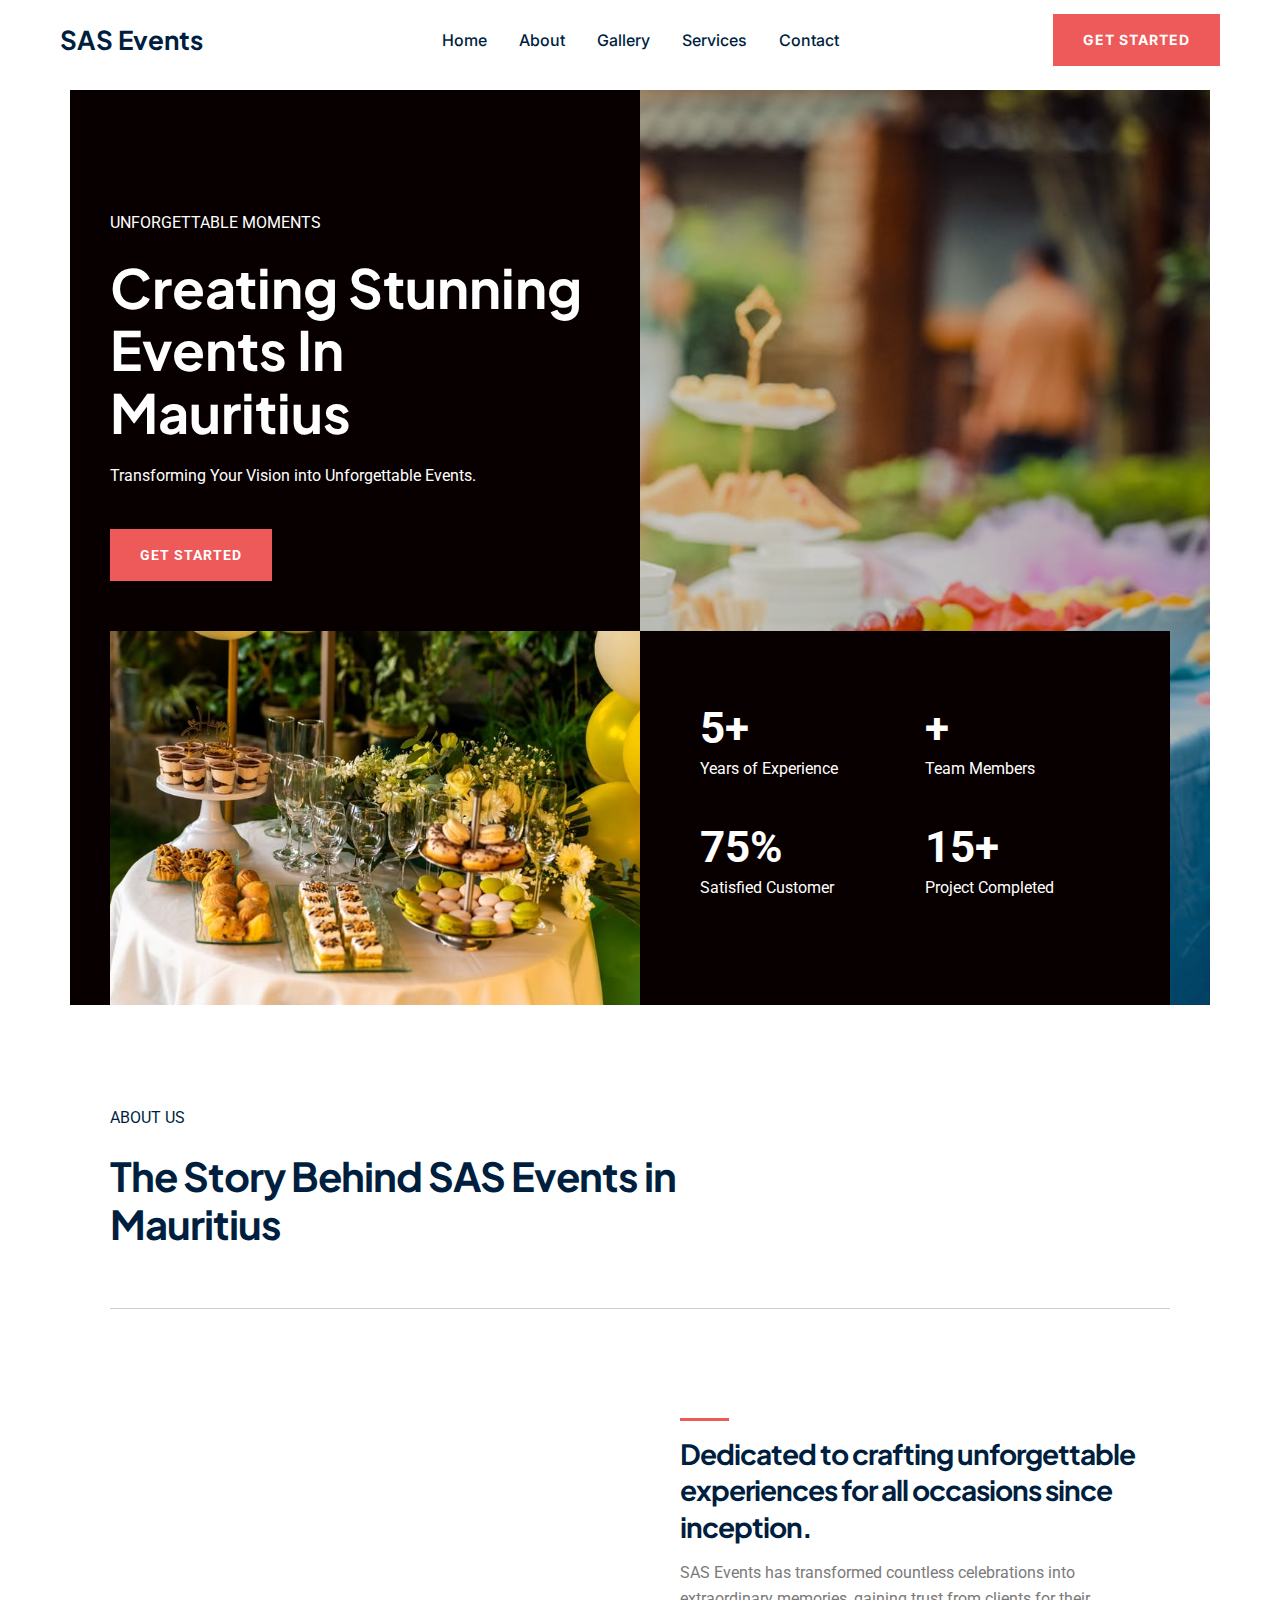
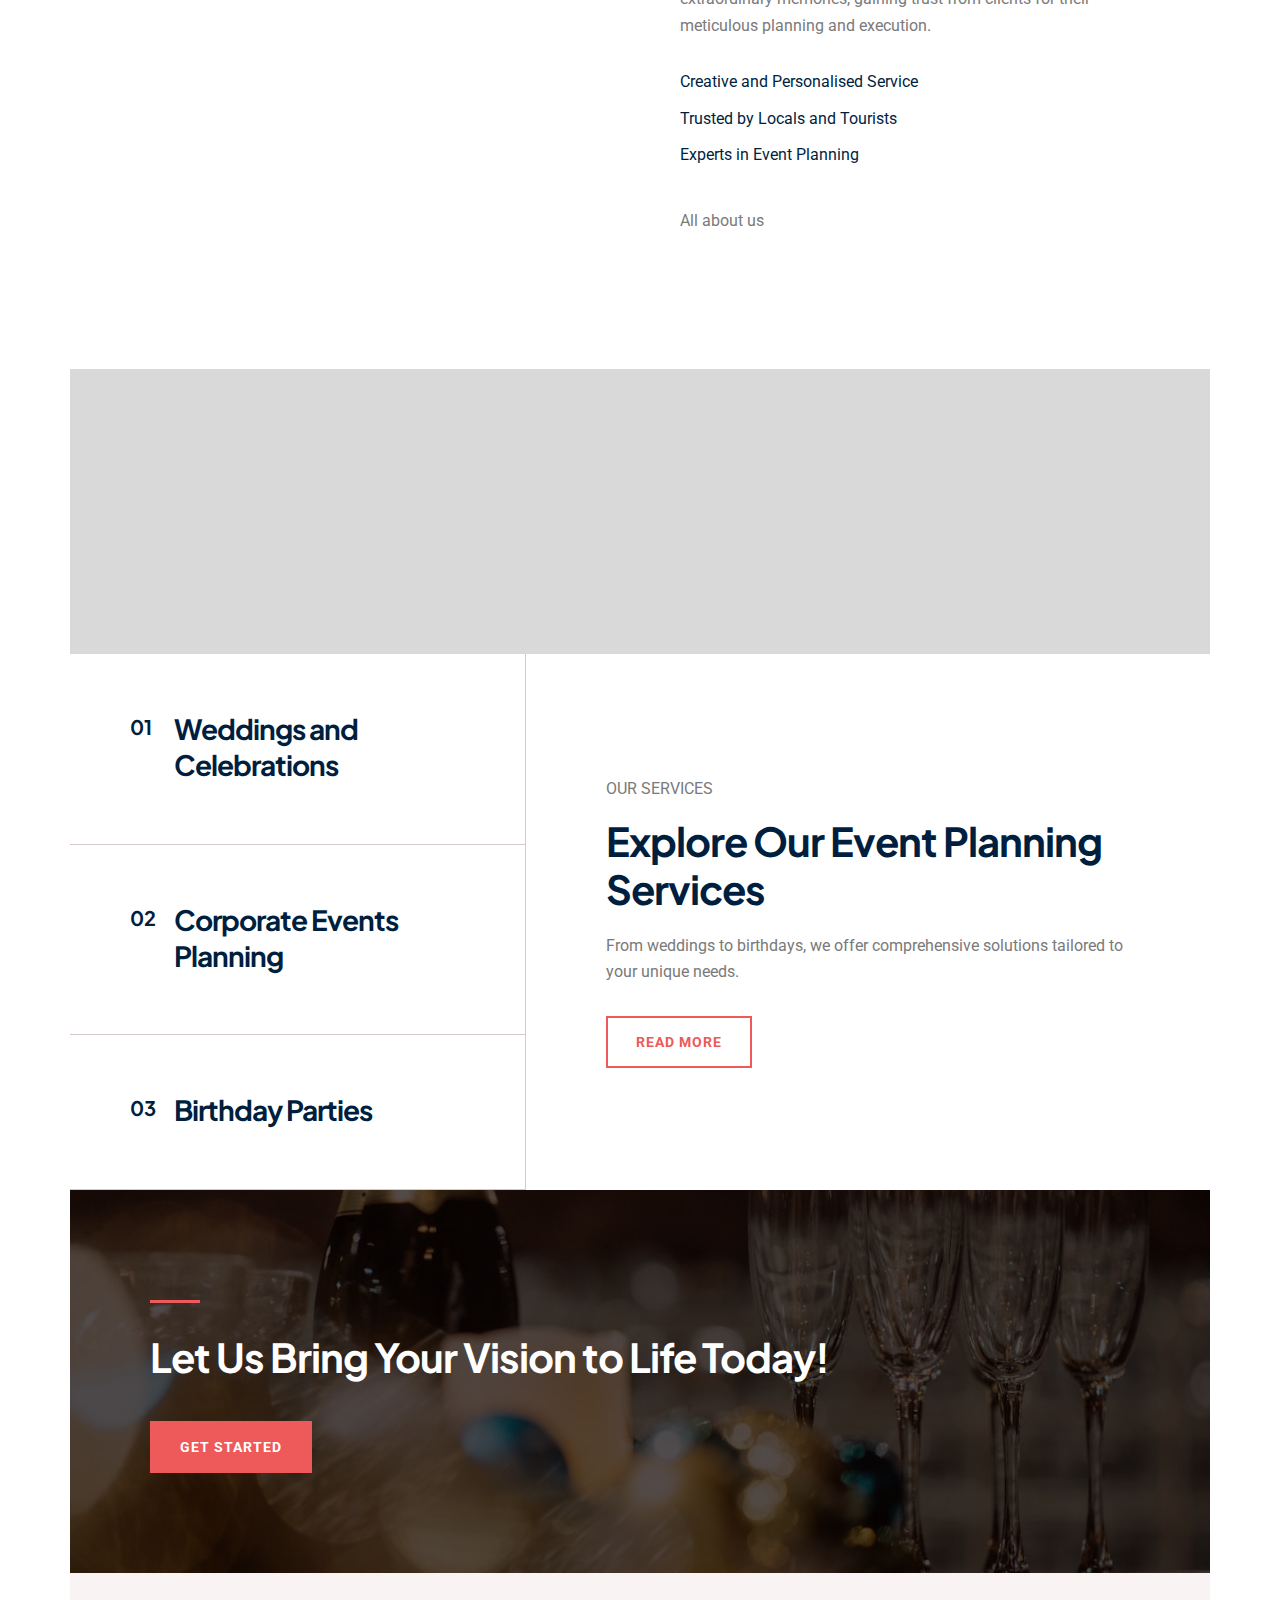
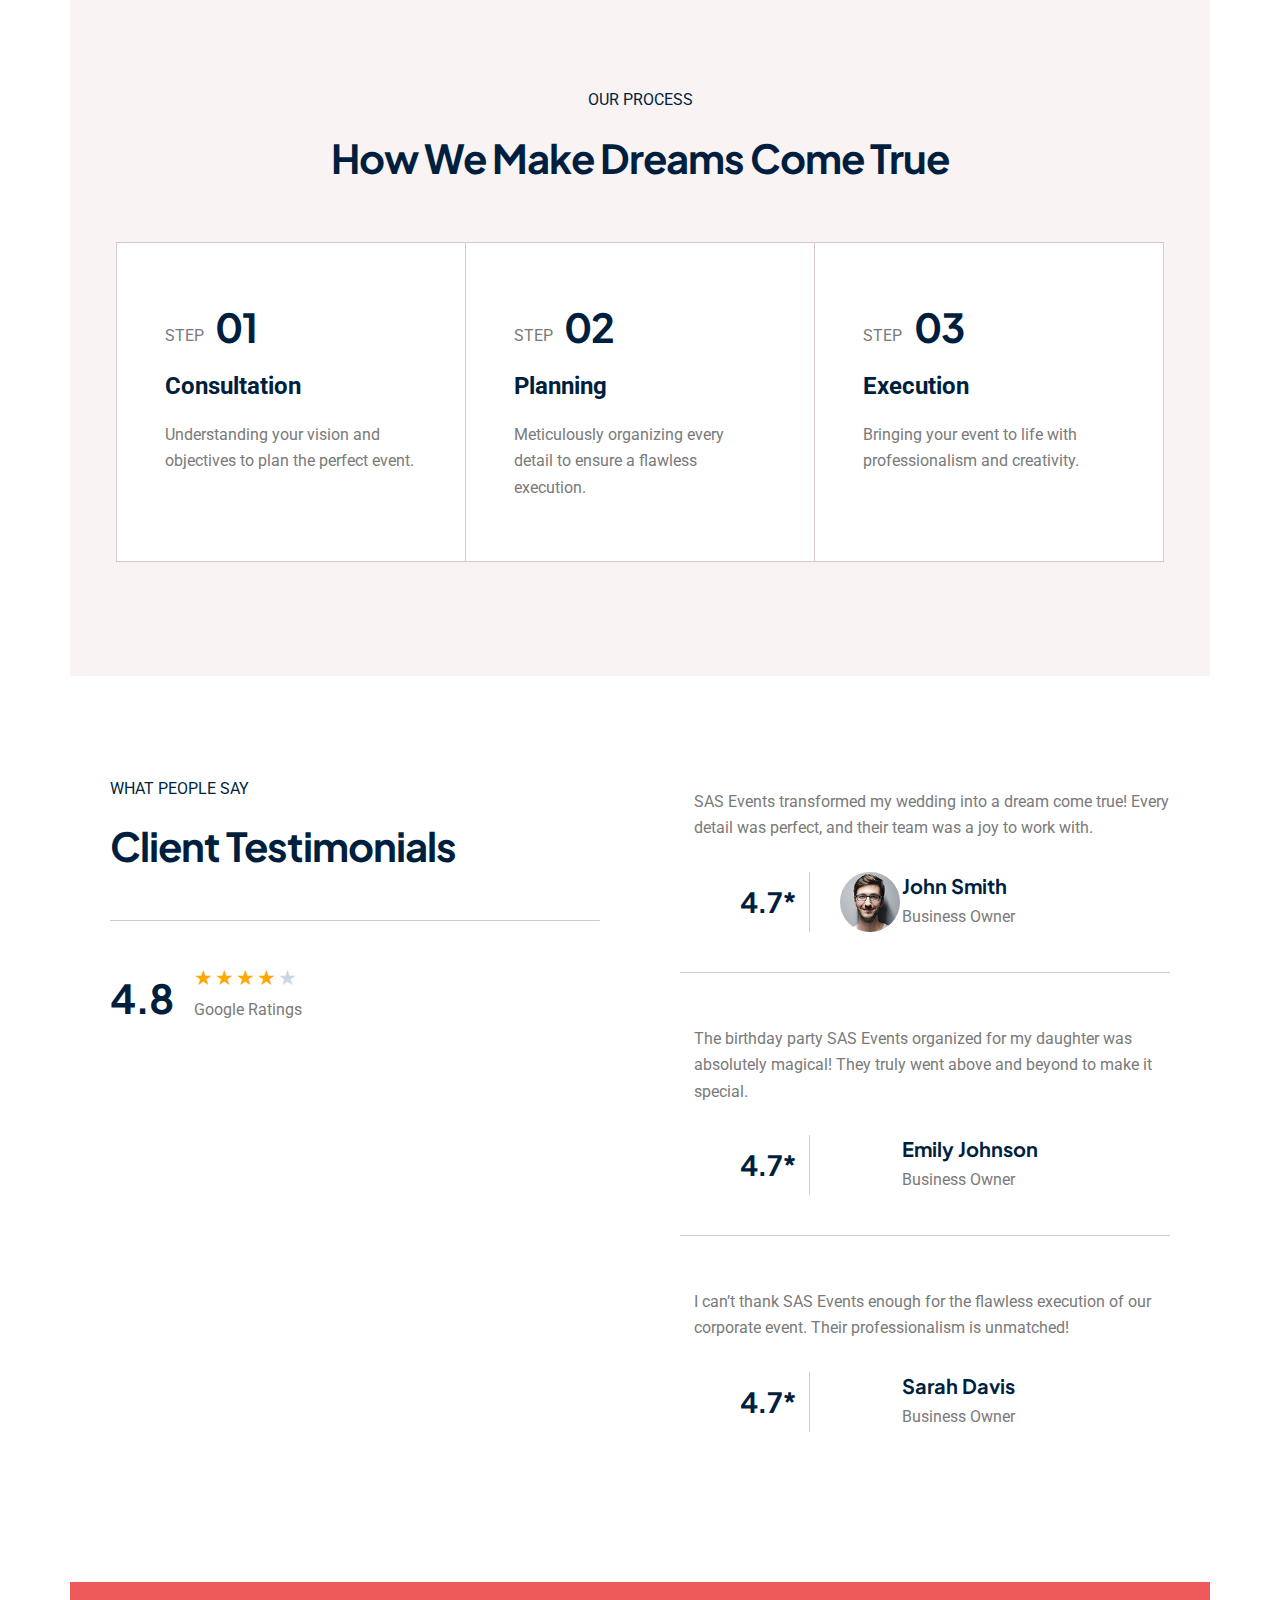
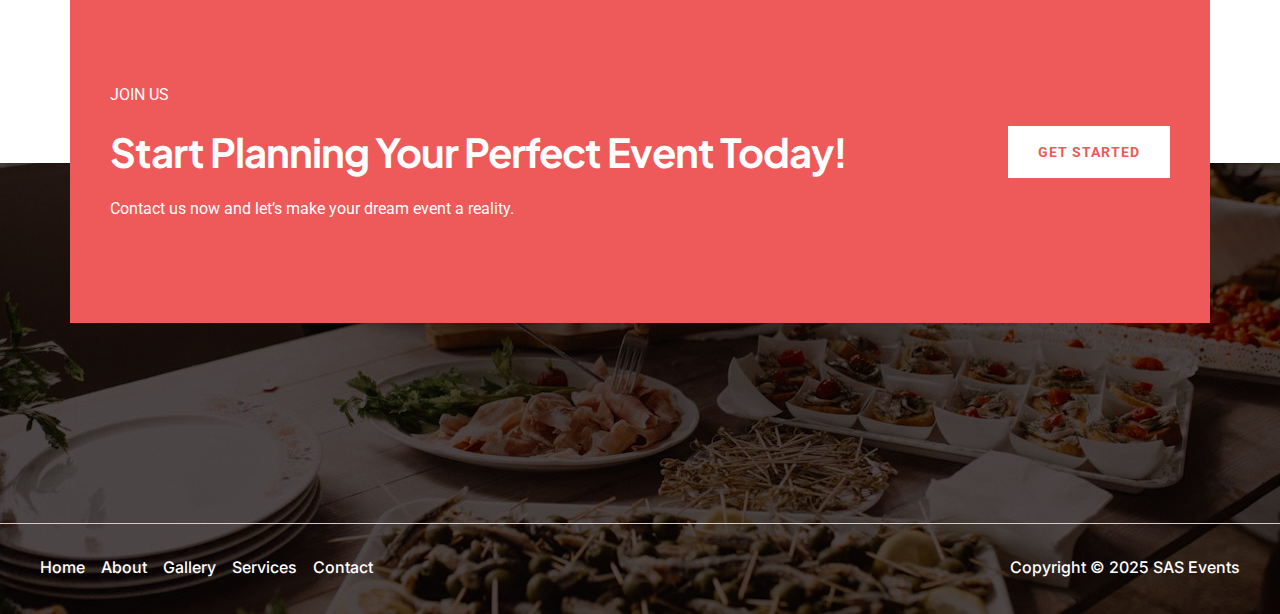
<file: home-2/index.html>
<!DOCTYPE html>
<html lang="en-US">
<head>
<meta charset="UTF-8">
<meta name="viewport" content="width=device-width, initial-scale=1">
	<link rel="profile" href="https://gmpg.org/xfn/11"> 
	<title>SAS Events</title>
<meta name="robots" content="max-image-preview:large">
	<style>img:is([sizes="auto" i], [sizes^="auto," i]) { contain-intrinsic-size: 3000px 1500px }</style>
	<link rel="dns-prefetch" href="//fonts.googleapis.com">
<link rel="alternate" type="application/rss+xml" title="SAS Events &raquo; Feed" href="/feed/">
<link rel="alternate" type="application/rss+xml" title="SAS Events &raquo; Comments Feed" href="/comments/feed/">
<script>
window._wpemojiSettings = {"baseUrl":"https:\/\/s.w.org\/images\/core\/emoji\/15.1.0\/72x72\/","ext":".png","svgUrl":"https:\/\/s.w.org\/images\/core\/emoji\/15.1.0\/svg\/","svgExt":".svg","source":{"concatemoji":"\/wp-includes\/js\/wp-emoji-release.min.js?ver=6.8.1"}};
/*! This file is auto-generated */
!function(i,n){var o,s,e;function c(e){try{var t={supportTests:e,timestamp:(new Date).valueOf()};sessionStorage.setItem(o,JSON.stringify(t))}catch(e){}}function p(e,t,n){e.clearRect(0,0,e.canvas.width,e.canvas.height),e.fillText(t,0,0);var t=new Uint32Array(e.getImageData(0,0,e.canvas.width,e.canvas.height).data),r=(e.clearRect(0,0,e.canvas.width,e.canvas.height),e.fillText(n,0,0),new Uint32Array(e.getImageData(0,0,e.canvas.width,e.canvas.height).data));return t.every(function(e,t){return e===r[t]})}function u(e,t,n){switch(t){case"flag":return n(e,"🏳️‍⚧️","🏳️​⚧️")?!1:!n(e,"🇺🇳","🇺​🇳")&&!n(e,"🏴󠁧󠁢󠁥󠁮󠁧󠁿","🏴​󠁧​󠁢​󠁥​󠁮​󠁧​󠁿");case"emoji":return!n(e,"🐦‍🔥","🐦​🔥")}return!1}function f(e,t,n){var r="undefined"!=typeof WorkerGlobalScope&&self instanceof WorkerGlobalScope?new OffscreenCanvas(300,150):i.createElement("canvas"),a=r.getContext("2d",{willReadFrequently:!0}),o=(a.textBaseline="top",a.font="600 32px Arial",{});return e.forEach(function(e){o[e]=t(a,e,n)}),o}function t(e){var t=i.createElement("script");t.src=e,t.defer=!0,i.head.appendChild(t)}"undefined"!=typeof Promise&&(o="wpEmojiSettingsSupports",s=["flag","emoji"],n.supports={everything:!0,everythingExceptFlag:!0},e=new Promise(function(e){i.addEventListener("DOMContentLoaded",e,{once:!0})}),new Promise(function(t){var n=function(){try{var e=JSON.parse(sessionStorage.getItem(o));if("object"==typeof e&&"number"==typeof e.timestamp&&(new Date).valueOf()<e.timestamp+604800&&"object"==typeof e.supportTests)return e.supportTests}catch(e){}return null}();if(!n){if("undefined"!=typeof Worker&&"undefined"!=typeof OffscreenCanvas&&"undefined"!=typeof URL&&URL.createObjectURL&&"undefined"!=typeof Blob)try{var e="postMessage("+f.toString()+"("+[JSON.stringify(s),u.toString(),p.toString()].join(",")+"));",r=new Blob([e],{type:"text/javascript"}),a=new Worker(URL.createObjectURL(r),{name:"wpTestEmojiSupports"});return void(a.onmessage=function(e){c(n=e.data),a.terminate(),t(n)})}catch(e){}c(n=f(s,u,p))}t(n)}).then(function(e){for(var t in e)n.supports[t]=e[t],n.supports.everything=n.supports.everything&&n.supports[t],"flag"!==t&&(n.supports.everythingExceptFlag=n.supports.everythingExceptFlag&&n.supports[t]);n.supports.everythingExceptFlag=n.supports.everythingExceptFlag&&!n.supports.flag,n.DOMReady=!1,n.readyCallback=function(){n.DOMReady=!0}}).then(function(){return e}).then(function(){var e;n.supports.everything||(n.readyCallback(),(e=n.source||{}).concatemoji?t(e.concatemoji):e.wpemoji&&e.twemoji&&(t(e.twemoji),t(e.wpemoji)))}))}((window,document),window._wpemojiSettings);
</script>
<link rel="stylesheet" id="astra-theme-css-css" href="/wp-content/themes/astra/assets/css/minified/main.min.css?ver=4.10.0" media="all">
<style id="astra-theme-css-inline-css">:root{--ast-post-nav-space:0;--ast-container-default-xlg-padding:2.5em;--ast-container-default-lg-padding:2.5em;--ast-container-default-slg-padding:2em;--ast-container-default-md-padding:2.5em;--ast-container-default-sm-padding:2.5em;--ast-container-default-xs-padding:2.4em;--ast-container-default-xxs-padding:1.8em;--ast-code-block-background:#ECEFF3;--ast-comment-inputs-background:#F9FAFB;--ast-normal-container-width:1200px;--ast-narrow-container-width:750px;--ast-blog-title-font-weight:600;--ast-blog-meta-weight:600;--ast-global-color-primary:var(--ast-global-color-5);--ast-global-color-secondary:var(--ast-global-color-4);--ast-global-color-alternate-background:var(--ast-global-color-7);--ast-global-color-subtle-background:var(--ast-global-color-6);--ast-bg-style-guide:#F8FAFC;--ast-shadow-style-guide:0px 0px 4px 0 #00000057;--ast-global-dark-bg-style:#fff;--ast-global-dark-lfs:#fbfbfb;--ast-widget-bg-color:#fafafa;--ast-wc-container-head-bg-color:#fbfbfb;--ast-title-layout-bg:#eeeeee;--ast-search-border-color:#e7e7e7;--ast-lifter-hover-bg:#e6e6e6;--ast-gallery-block-color:#000;--srfm-color-input-label:var(--ast-global-color-2);}html{font-size:100%;}a{color:var(--ast-global-color-0);}a:hover,a:focus{color:var(--ast-global-color-1);}body,button,input,select,textarea,.ast-button,.ast-custom-button{font-family:'Inter',sans-serif;font-weight:500;font-size:16px;font-size:1rem;line-height:var(--ast-body-line-height,1.65);}blockquote{color:var(--ast-global-color-3);}h1,.entry-content h1,h2,.entry-content h2,h3,.entry-content h3,h4,.entry-content h4,h5,.entry-content h5,h6,.entry-content h6,.site-title,.site-title a{font-family:'Plus Jakarta Sans',sans-serif;font-weight:700;}.ast-site-identity .site-title a{color:var(--ast-global-color-2);}.site-title{font-size:26px;font-size:1.625rem;display:block;}.site-header .site-description{font-size:15px;font-size:0.9375rem;display:none;}.entry-title{font-size:24px;font-size:1.5rem;}.ast-blog-single-element.ast-taxonomy-container a{font-size:14px;font-size:0.875rem;}.ast-blog-meta-container{font-size:13px;font-size:0.8125rem;}.archive .ast-article-post .ast-article-inner,.blog .ast-article-post .ast-article-inner,.archive .ast-article-post .ast-article-inner:hover,.blog .ast-article-post .ast-article-inner:hover{border-top-left-radius:0px;border-top-right-radius:0px;border-bottom-right-radius:0px;border-bottom-left-radius:0px;overflow:hidden;}h1,.entry-content h1{font-size:54px;font-size:3.375rem;font-weight:700;font-family:'Plus Jakarta Sans',sans-serif;line-height:1.15em;text-transform:capitalize;}h2,.entry-content h2{font-size:40px;font-size:2.5rem;font-weight:700;font-family:'Plus Jakarta Sans',sans-serif;line-height:1.2em;letter-spacing:-1px;}h3,.entry-content h3{font-size:28px;font-size:1.75rem;font-weight:700;font-family:'Plus Jakarta Sans',sans-serif;line-height:1.3em;letter-spacing:-1px;}h4,.entry-content h4{font-size:20px;font-size:1.25rem;line-height:1.3em;font-weight:700;font-family:'Plus Jakarta Sans',sans-serif;}h5,.entry-content h5{font-size:18px;font-size:1.125rem;line-height:1.45em;font-weight:700;font-family:'Plus Jakarta Sans',sans-serif;}h6,.entry-content h6{font-size:14px;font-size:0.875rem;line-height:1.6em;font-weight:700;font-family:'Plus Jakarta Sans',sans-serif;}::selection{background-color:var(--ast-global-color-0);color:#000000;}body,h1,.entry-title a,.entry-content h1,h2,.entry-content h2,h3,.entry-content h3,h4,.entry-content h4,h5,.entry-content h5,h6,.entry-content h6{color:var(--ast-global-color-3);}.tagcloud a:hover,.tagcloud a:focus,.tagcloud a.current-item{color:#000000;border-color:var(--ast-global-color-0);background-color:var(--ast-global-color-0);}input:focus,input[type="text"]:focus,input[type="email"]:focus,input[type="url"]:focus,input[type="password"]:focus,input[type="reset"]:focus,input[type="search"]:focus,textarea:focus{border-color:var(--ast-global-color-0);}input[type="radio"]:checked,input[type=reset],input[type="checkbox"]:checked,input[type="checkbox"]:hover:checked,input[type="checkbox"]:focus:checked,input[type=range]::-webkit-slider-thumb{border-color:var(--ast-global-color-0);background-color:var(--ast-global-color-0);box-shadow:none;}.site-footer a:hover + .post-count,.site-footer a:focus + .post-count{background:var(--ast-global-color-0);border-color:var(--ast-global-color-0);}.single .nav-links .nav-previous,.single .nav-links .nav-next{color:var(--ast-global-color-0);}.entry-meta,.entry-meta *{line-height:1.45;color:var(--ast-global-color-0);font-weight:600;}.entry-meta a:not(.ast-button):hover,.entry-meta a:not(.ast-button):hover *,.entry-meta a:not(.ast-button):focus,.entry-meta a:not(.ast-button):focus *,.page-links > .page-link,.page-links .page-link:hover,.post-navigation a:hover{color:var(--ast-global-color-1);}#cat option,.secondary .calendar_wrap thead a,.secondary .calendar_wrap thead a:visited{color:var(--ast-global-color-0);}.secondary .calendar_wrap #today,.ast-progress-val span{background:var(--ast-global-color-0);}.secondary a:hover + .post-count,.secondary a:focus + .post-count{background:var(--ast-global-color-0);border-color:var(--ast-global-color-0);}.calendar_wrap #today > a{color:#000000;}.page-links .page-link,.single .post-navigation a{color:var(--ast-global-color-3);}.ast-search-menu-icon .search-form button.search-submit{padding:0 4px;}.ast-search-menu-icon form.search-form{padding-right:0;}.ast-search-menu-icon.slide-search input.search-field{width:0;}.ast-header-search .ast-search-menu-icon.ast-dropdown-active .search-form,.ast-header-search .ast-search-menu-icon.ast-dropdown-active .search-field:focus{transition:all 0.2s;}.search-form input.search-field:focus{outline:none;}.ast-search-menu-icon .search-form button.search-submit:focus,.ast-theme-transparent-header .ast-header-search .ast-dropdown-active .ast-icon,.ast-theme-transparent-header .ast-inline-search .search-field:focus .ast-icon{color:var(--ast-global-color-1);}.ast-header-search .slide-search .search-form{border:2px solid var(--ast-global-color-0);}.ast-header-search .slide-search .search-field{background-color:(--ast-global-dark-bg-style);}.ast-archive-title{color:var(--ast-global-color-2);}.widget-title{font-size:22px;font-size:1.375rem;color:var(--ast-global-color-2);}.ast-single-post .entry-content a,.ast-comment-content a:not(.ast-comment-edit-reply-wrap a){text-decoration:underline;}.ast-single-post .elementor-widget-button .elementor-button,.ast-single-post .entry-content .uagb-tab a,.ast-single-post .entry-content .uagb-ifb-cta a,.ast-single-post .entry-content .uabb-module-content a,.ast-single-post .entry-content .uagb-post-grid a,.ast-single-post .entry-content .uagb-timeline a,.ast-single-post .entry-content .uagb-toc__wrap a,.ast-single-post .entry-content .uagb-taxomony-box a,.ast-single-post .entry-content .woocommerce a,.entry-content .wp-block-latest-posts > li > a,.ast-single-post .entry-content .wp-block-file__button,li.ast-post-filter-single,.ast-single-post .ast-comment-content .comment-reply-link,.ast-single-post .ast-comment-content .comment-edit-link{text-decoration:none;}.ast-search-menu-icon.slide-search a:focus-visible:focus-visible,.astra-search-icon:focus-visible,#close:focus-visible,a:focus-visible,.ast-menu-toggle:focus-visible,.site .skip-link:focus-visible,.wp-block-loginout input:focus-visible,.wp-block-search.wp-block-search__button-inside .wp-block-search__inside-wrapper,.ast-header-navigation-arrow:focus-visible,.woocommerce .wc-proceed-to-checkout > .checkout-button:focus-visible,.woocommerce .woocommerce-MyAccount-navigation ul li a:focus-visible,.ast-orders-table__row .ast-orders-table__cell:focus-visible,.woocommerce .woocommerce-order-details .order-again > .button:focus-visible,.woocommerce .woocommerce-message a.button.wc-forward:focus-visible,.woocommerce #minus_qty:focus-visible,.woocommerce #plus_qty:focus-visible,a#ast-apply-coupon:focus-visible,.woocommerce .woocommerce-info a:focus-visible,.woocommerce .astra-shop-summary-wrap a:focus-visible,.woocommerce a.wc-forward:focus-visible,#ast-apply-coupon:focus-visible,.woocommerce-js .woocommerce-mini-cart-item a.remove:focus-visible,#close:focus-visible,.button.search-submit:focus-visible,#search_submit:focus,.normal-search:focus-visible,.ast-header-account-wrap:focus-visible,.woocommerce .ast-on-card-button.ast-quick-view-trigger:focus{outline-style:dotted;outline-color:inherit;outline-width:thin;}input:focus,input[type="text"]:focus,input[type="email"]:focus,input[type="url"]:focus,input[type="password"]:focus,input[type="reset"]:focus,input[type="search"]:focus,input[type="number"]:focus,textarea:focus,.wp-block-search__input:focus,[data-section="section-header-mobile-trigger"] .ast-button-wrap .ast-mobile-menu-trigger-minimal:focus,.ast-mobile-popup-drawer.active .menu-toggle-close:focus,.woocommerce-ordering select.orderby:focus,#ast-scroll-top:focus,#coupon_code:focus,.woocommerce-page #comment:focus,.woocommerce #reviews #respond input#submit:focus,.woocommerce a.add_to_cart_button:focus,.woocommerce .button.single_add_to_cart_button:focus,.woocommerce .woocommerce-cart-form button:focus,.woocommerce .woocommerce-cart-form__cart-item .quantity .qty:focus,.woocommerce .woocommerce-billing-fields .woocommerce-billing-fields__field-wrapper .woocommerce-input-wrapper > .input-text:focus,.woocommerce #order_comments:focus,.woocommerce #place_order:focus,.woocommerce .woocommerce-address-fields .woocommerce-address-fields__field-wrapper .woocommerce-input-wrapper > .input-text:focus,.woocommerce .woocommerce-MyAccount-content form button:focus,.woocommerce .woocommerce-MyAccount-content .woocommerce-EditAccountForm .woocommerce-form-row .woocommerce-Input.input-text:focus,.woocommerce .ast-woocommerce-container .woocommerce-pagination ul.page-numbers li a:focus,body #content .woocommerce form .form-row .select2-container--default .select2-selection--single:focus,#ast-coupon-code:focus,.woocommerce.woocommerce-js .quantity input[type=number]:focus,.woocommerce-js .woocommerce-mini-cart-item .quantity input[type=number]:focus,.woocommerce p#ast-coupon-trigger:focus{border-style:dotted;border-color:inherit;border-width:thin;}input{outline:none;}.ast-logo-title-inline .site-logo-img{padding-right:1em;}body .ast-oembed-container *{position:absolute;top:0;width:100%;height:100%;left:0;}body .wp-block-embed-pocket-casts .ast-oembed-container *{position:unset;}.ast-single-post-featured-section + article {margin-top: 2em;}.site-content .ast-single-post-featured-section img {width: 100%;overflow: hidden;object-fit: cover;}.ast-separate-container .site-content .ast-single-post-featured-section + article {margin-top: -80px;z-index: 9;position: relative;border-radius: 4px;}@media (min-width: 922px) {.ast-no-sidebar .site-content .ast-article-image-container--wide {margin-left: -120px;margin-right: -120px;max-width: unset;width: unset;}.ast-left-sidebar .site-content .ast-article-image-container--wide,.ast-right-sidebar .site-content .ast-article-image-container--wide {margin-left: -10px;margin-right: -10px;}.site-content .ast-article-image-container--full {margin-left: calc( -50vw + 50%);margin-right: calc( -50vw + 50%);max-width: 100vw;width: 100vw;}.ast-left-sidebar .site-content .ast-article-image-container--full,.ast-right-sidebar .site-content .ast-article-image-container--full {margin-left: -10px;margin-right: -10px;max-width: inherit;width: auto;}}.site > .ast-single-related-posts-container {margin-top: 0;}@media (min-width: 922px) {.ast-desktop .ast-container--narrow {max-width: var(--ast-narrow-container-width);margin: 0 auto;}}input[type="text"],input[type="number"],input[type="email"],input[type="url"],input[type="password"],input[type="search"],input[type=reset],input[type=tel],input[type=date],select,textarea{font-size:16px;font-style:normal;font-weight:400;line-height:24px;width:100%;padding:12px 16px;border-radius:4px;box-shadow:0px 1px 2px 0px rgba(0,0,0,0.05);color:var(--ast-form-input-text,#475569);}input[type="text"],input[type="number"],input[type="email"],input[type="url"],input[type="password"],input[type="search"],input[type=reset],input[type=tel],input[type=date],select{height:40px;}input[type="date"]{border-width:1px;border-style:solid;border-color:var(--ast-border-color);background:var( --ast-global-color-secondary,--ast-global-color-5 );}input[type="text"]:focus,input[type="number"]:focus,input[type="email"]:focus,input[type="url"]:focus,input[type="password"]:focus,input[type="search"]:focus,input[type=reset]:focus,input[type="tel"]:focus,input[type="date"]:focus,select:focus,textarea:focus{border-color:#046BD2;box-shadow:none;outline:none;color:var(--ast-form-input-focus-text,#475569);}label,legend{color:#111827;font-size:14px;font-style:normal;font-weight:500;line-height:20px;}select{padding:6px 10px;}fieldset{padding:30px;border-radius:4px;}button,.ast-button,.button,input[type="button"],input[type="reset"],input[type="submit"]{border-radius:4px;box-shadow:0px 1px 2px 0px rgba(0,0,0,0.05);}:root{--ast-comment-inputs-background:#FFF;}::placeholder{color:var(--ast-form-field-color,#9CA3AF);}::-ms-input-placeholder{color:var(--ast-form-field-color,#9CA3AF);}@media (max-width:921.9px){#ast-desktop-header{display:none;}}@media (min-width:922px){#ast-mobile-header{display:none;}}.wp-block-buttons.aligncenter{justify-content:center;}@media (max-width:921px){.ast-theme-transparent-header #primary,.ast-theme-transparent-header #secondary{padding:0;}}@media (max-width:921px){.ast-plain-container.ast-no-sidebar #primary{padding:0;}}.ast-plain-container.ast-no-sidebar #primary{margin-top:0;margin-bottom:0;}@media (max-width:921px){.ast-separate-container #primary,.ast-narrow-container #primary{padding-top:0px;}}@media (max-width:544px){.ast-separate-container #primary,.ast-narrow-container #primary{padding-top:0px;}}@media (max-width:921px){.ast-separate-container #primary,.ast-narrow-container #primary{padding-bottom:0px;}}@media (max-width:544px){.ast-separate-container #primary,.ast-narrow-container #primary{padding-bottom:0px;}}.wp-block-button.is-style-outline .wp-block-button__link{border-color:var(--ast-global-color-0);border-top-width:2px;border-right-width:2px;border-bottom-width:2px;border-left-width:2px;}div.wp-block-button.is-style-outline > .wp-block-button__link:not(.has-text-color),div.wp-block-button.wp-block-button__link.is-style-outline:not(.has-text-color){color:var(--ast-global-color-0);}.wp-block-button.is-style-outline .wp-block-button__link:hover,.wp-block-buttons .wp-block-button.is-style-outline .wp-block-button__link:focus,.wp-block-buttons .wp-block-button.is-style-outline > .wp-block-button__link:not(.has-text-color):hover,.wp-block-buttons .wp-block-button.wp-block-button__link.is-style-outline:not(.has-text-color):hover{color:#ffffff;background-color:var(--ast-global-color-1);border-color:var(--ast-global-color-1);}.post-page-numbers.current .page-link,.ast-pagination .page-numbers.current{color:#000000;border-color:var(--ast-global-color-0);background-color:var(--ast-global-color-0);}.wp-block-button.is-style-outline .wp-block-button__link{border-top-width:2px;border-right-width:2px;border-bottom-width:2px;border-left-width:2px;}.wp-block-buttons .wp-block-button.is-style-outline .wp-block-button__link.wp-element-button,.ast-outline-button,.wp-block-uagb-buttons-child .uagb-buttons-repeater.ast-outline-button{border-color:var(--ast-global-color-0);border-top-width:2px;border-right-width:2px;border-bottom-width:2px;border-left-width:2px;font-family:inherit;font-weight:700;font-size:14px;font-size:0.875rem;line-height:1.6em;letter-spacing:1px;padding-top:13px;padding-right:28px;padding-bottom:13px;padding-left:28px;border-top-left-radius:0px;border-top-right-radius:0px;border-bottom-right-radius:0px;border-bottom-left-radius:0px;}.wp-block-buttons .wp-block-button.is-style-outline > .wp-block-button__link:not(.has-text-color),.wp-block-buttons .wp-block-button.wp-block-button__link.is-style-outline:not(.has-text-color),.ast-outline-button{color:var(--ast-global-color-0);}.wp-block-button.is-style-outline .wp-block-button__link:hover,.wp-block-buttons .wp-block-button.is-style-outline .wp-block-button__link:focus,.wp-block-buttons .wp-block-button.is-style-outline > .wp-block-button__link:not(.has-text-color):hover,.wp-block-buttons .wp-block-button.wp-block-button__link.is-style-outline:not(.has-text-color):hover,.ast-outline-button:hover,.ast-outline-button:focus,.wp-block-uagb-buttons-child .uagb-buttons-repeater.ast-outline-button:hover,.wp-block-uagb-buttons-child .uagb-buttons-repeater.ast-outline-button:focus{color:#ffffff;background-color:var(--ast-global-color-1);border-color:var(--ast-global-color-1);}.ast-single-post .entry-content a.ast-outline-button,.ast-single-post .entry-content .is-style-outline>.wp-block-button__link{text-decoration:none;}.wp-block-button .wp-block-button__link.wp-element-button.is-style-outline:not(.has-background),.wp-block-button.is-style-outline>.wp-block-button__link.wp-element-button:not(.has-background),.ast-outline-button{background-color:rgba(0,0,0,0);}.uagb-buttons-repeater.ast-outline-button{border-radius:9999px;}@media (max-width:921px){.wp-block-buttons .wp-block-button.is-style-outline .wp-block-button__link.wp-element-button,.ast-outline-button,.wp-block-uagb-buttons-child .uagb-buttons-repeater.ast-outline-button{font-size:14px;font-size:0.875rem;padding-top:13px;padding-right:26px;padding-bottom:13px;padding-left:26px;}}@media (max-width:544px){.wp-block-buttons .wp-block-button.is-style-outline .wp-block-button__link.wp-element-button,.ast-outline-button,.wp-block-uagb-buttons-child .uagb-buttons-repeater.ast-outline-button{font-size:14px;font-size:0.875rem;padding-top:13px;padding-right:26px;padding-bottom:13px;padding-left:26px;}}.entry-content[data-ast-blocks-layout] > figure{margin-bottom:1em;}h1.widget-title{font-weight:700;}h2.widget-title{font-weight:700;}h3.widget-title{font-weight:700;}.elementor-widget-container .elementor-loop-container .e-loop-item[data-elementor-type="loop-item"]{width:100%;} .content-area .elementor-widget-theme-post-content h1,.content-area .elementor-widget-theme-post-content h2,.content-area .elementor-widget-theme-post-content h3,.content-area .elementor-widget-theme-post-content h4,.content-area .elementor-widget-theme-post-content h5,.content-area .elementor-widget-theme-post-content h6{margin-top:1.5em;margin-bottom:calc(0.3em + 10px);}#page{display:flex;flex-direction:column;min-height:100vh;}.ast-404-layout-1 h1.page-title{color:var(--ast-global-color-2);}.single .post-navigation a{line-height:1em;height:inherit;}.error-404 .page-sub-title{font-size:1.5rem;font-weight:inherit;}.search .site-content .content-area .search-form{margin-bottom:0;}#page .site-content{flex-grow:1;}.widget{margin-bottom:1.25em;}#secondary li{line-height:1.5em;}#secondary .wp-block-group h2{margin-bottom:0.7em;}#secondary h2{font-size:1.7rem;}.ast-separate-container .ast-article-post,.ast-separate-container .ast-article-single,.ast-separate-container .comment-respond{padding:3em;}.ast-separate-container .ast-article-single .ast-article-single{padding:0;}.ast-article-single .wp-block-post-template-is-layout-grid{padding-left:0;}.ast-separate-container .comments-title,.ast-narrow-container .comments-title{padding:1.5em 2em;}.ast-page-builder-template .comment-form-textarea,.ast-comment-formwrap .ast-grid-common-col{padding:0;}.ast-comment-formwrap{padding:0;display:inline-flex;column-gap:20px;width:100%;margin-left:0;margin-right:0;}.comments-area textarea#comment:focus,.comments-area textarea#comment:active,.comments-area .ast-comment-formwrap input[type="text"]:focus,.comments-area .ast-comment-formwrap input[type="text"]:active {box-shadow:none;outline:none;}.archive.ast-page-builder-template .entry-header{margin-top:2em;}.ast-page-builder-template .ast-comment-formwrap{width:100%;}.entry-title{margin-bottom:0.6em;}.ast-archive-description p{font-size:inherit;font-weight:inherit;line-height:inherit;}.ast-separate-container .ast-comment-list li.depth-1,.hentry{margin-bottom:1.5em;}.site-content section.ast-archive-description{margin-bottom:2em;}@media (min-width:921px){.ast-left-sidebar.ast-page-builder-template #secondary,.archive.ast-right-sidebar.ast-page-builder-template .site-main{padding-left:20px;padding-right:20px;}}@media (max-width:544px){.ast-comment-formwrap.ast-row{column-gap:10px;display:inline-block;}#ast-commentform .ast-grid-common-col{position:relative;width:100%;}}@media (min-width:1201px){.ast-separate-container .ast-article-post,.ast-separate-container .ast-article-single,.ast-separate-container .ast-author-box,.ast-separate-container .ast-404-layout-1,.ast-separate-container .no-results{padding:3em;}} .content-area .elementor-widget-theme-post-content h1,.content-area .elementor-widget-theme-post-content h2,.content-area .elementor-widget-theme-post-content h3,.content-area .elementor-widget-theme-post-content h4,.content-area .elementor-widget-theme-post-content h5,.content-area .elementor-widget-theme-post-content h6{margin-top:1.5em;margin-bottom:calc(0.3em + 10px);}.elementor-loop-container .e-loop-item,.elementor-loop-container .ast-separate-container .ast-article-post,.elementor-loop-container .ast-separate-container .ast-article-single,.elementor-loop-container .ast-separate-container .comment-respond{padding:0px;}@media (max-width:921px){.ast-separate-container #primary,.ast-separate-container #secondary{padding:1.5em 0;}#primary,#secondary{padding:1.5em 0;margin:0;}.ast-left-sidebar #content > .ast-container{display:flex;flex-direction:column-reverse;width:100%;}}@media (min-width:922px){.ast-separate-container.ast-right-sidebar #primary,.ast-separate-container.ast-left-sidebar #primary{border:0;}.search-no-results.ast-separate-container #primary{margin-bottom:4em;}}.wp-block-button .wp-block-button__link{color:#ffffff;}.wp-block-button .wp-block-button__link:hover,.wp-block-button .wp-block-button__link:focus{color:#ffffff;background-color:var(--ast-global-color-1);border-color:var(--ast-global-color-1);}.elementor-widget-heading h1.elementor-heading-title{line-height:1.15em;}.elementor-widget-heading h2.elementor-heading-title{line-height:1.2em;}.elementor-widget-heading h3.elementor-heading-title{line-height:1.3em;}.elementor-widget-heading h4.elementor-heading-title{line-height:1.3em;}.elementor-widget-heading h5.elementor-heading-title{line-height:1.45em;}.elementor-widget-heading h6.elementor-heading-title{line-height:1.6em;}.wp-block-button .wp-block-button__link,.wp-block-search .wp-block-search__button,body .wp-block-file .wp-block-file__button{border-style:solid;border-top-width:2px;border-right-width:2px;border-left-width:2px;border-bottom-width:2px;border-color:var(--ast-global-color-0);background-color:var(--ast-global-color-0);color:#ffffff;font-family:inherit;font-weight:700;line-height:1.6em;text-transform:uppercase;letter-spacing:1px;font-size:14px;font-size:0.875rem;border-top-left-radius:0px;border-top-right-radius:0px;border-bottom-right-radius:0px;border-bottom-left-radius:0px;padding-top:13px;padding-right:28px;padding-bottom:13px;padding-left:28px;}.ast-single-post .entry-content .wp-block-button .wp-block-button__link,.ast-single-post .entry-content .wp-block-search .wp-block-search__button,body .entry-content .wp-block-file .wp-block-file__button{text-decoration:none;}@media (max-width:921px){.wp-block-button .wp-block-button__link,.wp-block-search .wp-block-search__button,body .wp-block-file .wp-block-file__button{font-size:14px;font-size:0.875rem;padding-top:13px;padding-right:26px;padding-bottom:13px;padding-left:26px;}}@media (max-width:544px){.wp-block-button .wp-block-button__link,.wp-block-search .wp-block-search__button,body .wp-block-file .wp-block-file__button{font-size:14px;font-size:0.875rem;padding-top:13px;padding-right:26px;padding-bottom:13px;padding-left:26px;}}.menu-toggle,button,.ast-button,.ast-custom-button,.button,input#submit,input[type="button"],input[type="submit"],input[type="reset"],#comments .submit,.search .search-submit,form[CLASS*="wp-block-search__"].wp-block-search .wp-block-search__inside-wrapper .wp-block-search__button,body .wp-block-file .wp-block-file__button,.search .search-submit,.woocommerce-js a.button,.woocommerce button.button,.woocommerce .woocommerce-message a.button,.woocommerce #respond input#submit.alt,.woocommerce input.button.alt,.woocommerce input.button,.woocommerce input.button:disabled,.woocommerce input.button:disabled[disabled],.woocommerce input.button:disabled:hover,.woocommerce input.button:disabled[disabled]:hover,.woocommerce #respond input#submit,.woocommerce button.button.alt.disabled,.wc-block-grid__products .wc-block-grid__product .wp-block-button__link,.wc-block-grid__product-onsale,[CLASS*="wc-block"] button,.woocommerce-js .astra-cart-drawer .astra-cart-drawer-content .woocommerce-mini-cart__buttons .button:not(.checkout):not(.ast-continue-shopping),.woocommerce-js .astra-cart-drawer .astra-cart-drawer-content .woocommerce-mini-cart__buttons a.checkout,.woocommerce button.button.alt.disabled.wc-variation-selection-needed,[CLASS*="wc-block"] .wc-block-components-button{border-style:solid;border-top-width:2px;border-right-width:2px;border-left-width:2px;border-bottom-width:2px;color:#ffffff;border-color:var(--ast-global-color-0);background-color:var(--ast-global-color-0);padding-top:13px;padding-right:28px;padding-bottom:13px;padding-left:28px;font-family:inherit;font-weight:700;font-size:14px;font-size:0.875rem;line-height:1.6em;text-transform:uppercase;letter-spacing:1px;border-top-left-radius:0px;border-top-right-radius:0px;border-bottom-right-radius:0px;border-bottom-left-radius:0px;}button:focus,.menu-toggle:hover,button:hover,.ast-button:hover,.ast-custom-button:hover .button:hover,.ast-custom-button:hover ,input[type=reset]:hover,input[type=reset]:focus,input#submit:hover,input#submit:focus,input[type="button"]:hover,input[type="button"]:focus,input[type="submit"]:hover,input[type="submit"]:focus,form[CLASS*="wp-block-search__"].wp-block-search .wp-block-search__inside-wrapper .wp-block-search__button:hover,form[CLASS*="wp-block-search__"].wp-block-search .wp-block-search__inside-wrapper .wp-block-search__button:focus,body .wp-block-file .wp-block-file__button:hover,body .wp-block-file .wp-block-file__button:focus,.woocommerce-js a.button:hover,.woocommerce button.button:hover,.woocommerce .woocommerce-message a.button:hover,.woocommerce #respond input#submit:hover,.woocommerce #respond input#submit.alt:hover,.woocommerce input.button.alt:hover,.woocommerce input.button:hover,.woocommerce button.button.alt.disabled:hover,.wc-block-grid__products .wc-block-grid__product .wp-block-button__link:hover,[CLASS*="wc-block"] button:hover,.woocommerce-js .astra-cart-drawer .astra-cart-drawer-content .woocommerce-mini-cart__buttons .button:not(.checkout):not(.ast-continue-shopping):hover,.woocommerce-js .astra-cart-drawer .astra-cart-drawer-content .woocommerce-mini-cart__buttons a.checkout:hover,.woocommerce button.button.alt.disabled.wc-variation-selection-needed:hover,[CLASS*="wc-block"] .wc-block-components-button:hover,[CLASS*="wc-block"] .wc-block-components-button:focus{color:#ffffff;background-color:var(--ast-global-color-1);border-color:var(--ast-global-color-1);}form[CLASS*="wp-block-search__"].wp-block-search .wp-block-search__inside-wrapper .wp-block-search__button.has-icon{padding-top:calc(13px - 3px);padding-right:calc(28px - 3px);padding-bottom:calc(13px - 3px);padding-left:calc(28px - 3px);}@media (max-width:921px){.menu-toggle,button,.ast-button,.ast-custom-button,.button,input#submit,input[type="button"],input[type="submit"],input[type="reset"],#comments .submit,.search .search-submit,form[CLASS*="wp-block-search__"].wp-block-search .wp-block-search__inside-wrapper .wp-block-search__button,body .wp-block-file .wp-block-file__button,.search .search-submit,.woocommerce-js a.button,.woocommerce button.button,.woocommerce .woocommerce-message a.button,.woocommerce #respond input#submit.alt,.woocommerce input.button.alt,.woocommerce input.button,.woocommerce input.button:disabled,.woocommerce input.button:disabled[disabled],.woocommerce input.button:disabled:hover,.woocommerce input.button:disabled[disabled]:hover,.woocommerce #respond input#submit,.woocommerce button.button.alt.disabled,.wc-block-grid__products .wc-block-grid__product .wp-block-button__link,.wc-block-grid__product-onsale,[CLASS*="wc-block"] button,.woocommerce-js .astra-cart-drawer .astra-cart-drawer-content .woocommerce-mini-cart__buttons .button:not(.checkout):not(.ast-continue-shopping),.woocommerce-js .astra-cart-drawer .astra-cart-drawer-content .woocommerce-mini-cart__buttons a.checkout,.woocommerce button.button.alt.disabled.wc-variation-selection-needed,[CLASS*="wc-block"] .wc-block-components-button{padding-top:13px;padding-right:26px;padding-bottom:13px;padding-left:26px;font-size:14px;font-size:0.875rem;}}@media (max-width:544px){.menu-toggle,button,.ast-button,.ast-custom-button,.button,input#submit,input[type="button"],input[type="submit"],input[type="reset"],#comments .submit,.search .search-submit,form[CLASS*="wp-block-search__"].wp-block-search .wp-block-search__inside-wrapper .wp-block-search__button,body .wp-block-file .wp-block-file__button,.search .search-submit,.woocommerce-js a.button,.woocommerce button.button,.woocommerce .woocommerce-message a.button,.woocommerce #respond input#submit.alt,.woocommerce input.button.alt,.woocommerce input.button,.woocommerce input.button:disabled,.woocommerce input.button:disabled[disabled],.woocommerce input.button:disabled:hover,.woocommerce input.button:disabled[disabled]:hover,.woocommerce #respond input#submit,.woocommerce button.button.alt.disabled,.wc-block-grid__products .wc-block-grid__product .wp-block-button__link,.wc-block-grid__product-onsale,[CLASS*="wc-block"] button,.woocommerce-js .astra-cart-drawer .astra-cart-drawer-content .woocommerce-mini-cart__buttons .button:not(.checkout):not(.ast-continue-shopping),.woocommerce-js .astra-cart-drawer .astra-cart-drawer-content .woocommerce-mini-cart__buttons a.checkout,.woocommerce button.button.alt.disabled.wc-variation-selection-needed,[CLASS*="wc-block"] .wc-block-components-button{padding-top:13px;padding-right:26px;padding-bottom:13px;padding-left:26px;font-size:14px;font-size:0.875rem;}}@media (max-width:921px){.menu-toggle,button,.ast-button,.button,input#submit,input[type="button"],input[type="submit"],input[type="reset"]{font-size:14px;font-size:0.875rem;}.ast-mobile-header-stack .main-header-bar .ast-search-menu-icon{display:inline-block;}.ast-header-break-point.ast-header-custom-item-outside .ast-mobile-header-stack .main-header-bar .ast-search-icon{margin:0;}.ast-comment-avatar-wrap img{max-width:2.5em;}.ast-comment-meta{padding:0 1.8888em 1.3333em;}}@media (min-width:544px){.ast-container{max-width:100%;}}@media (max-width:544px){.ast-separate-container .ast-article-post,.ast-separate-container .ast-article-single,.ast-separate-container .comments-title,.ast-separate-container .ast-archive-description{padding:1.5em 1em;}.ast-separate-container #content .ast-container{padding-left:0.54em;padding-right:0.54em;}.ast-separate-container .ast-comment-list .bypostauthor{padding:.5em;}.ast-search-menu-icon.ast-dropdown-active .search-field{width:170px;}.menu-toggle,button,.ast-button,.button,input#submit,input[type="button"],input[type="submit"],input[type="reset"]{font-size:14px;font-size:0.875rem;}} #ast-mobile-header .ast-site-header-cart-li a{pointer-events:none;}@media (max-width:921px){.site-title{font-size:24px;font-size:1.5rem;display:block;}.site-header .site-description{display:none;}.entry-title{font-size:22px;font-size:1.375rem;}h1,.entry-content h1{font-size:40px;}h2,.entry-content h2{font-size:30px;}h3,.entry-content h3{font-size:22px;}h4,.entry-content h4{font-size:18px;font-size:1.125rem;}h5,.entry-content h5{font-size:16px;font-size:1rem;}h6,.entry-content h6{font-size:14px;font-size:0.875rem;}}@media (max-width:544px){.site-title{font-size:22px;font-size:1.375rem;display:block;}.site-header .site-description{display:none;}.entry-title{font-size:18px;font-size:1.125rem;}h1,.entry-content h1{font-size:32px;}h2,.entry-content h2{font-size:24px;}h3,.entry-content h3{font-size:20px;}h4,.entry-content h4{font-size:18px;font-size:1.125rem;}h5,.entry-content h5{font-size:16px;font-size:1rem;}h6,.entry-content h6{font-size:14px;font-size:0.875rem;}}@media (max-width:921px){html{font-size:91.2%;}}@media (max-width:544px){html{font-size:91.2%;}}@media (min-width:922px){.ast-container{max-width:1240px;}}@media (min-width:922px){.site-content .ast-container{display:flex;}}@media (max-width:921px){.site-content .ast-container{flex-direction:column;}}.entry-content h1,.entry-content h2,.entry-content h3,.entry-content h4,.entry-content h5,.entry-content h6{clear:none;}@media (min-width:922px){.main-header-menu .sub-menu .menu-item.ast-left-align-sub-menu:hover > .sub-menu,.main-header-menu .sub-menu .menu-item.ast-left-align-sub-menu.focus > .sub-menu{margin-left:-0px;}}.entry-content li > p{margin-bottom:0;}.site .comments-area{padding-bottom:2em;margin-top:2em;}.wp-block-file {display: flex;align-items: center;flex-wrap: wrap;justify-content: space-between;}.wp-block-pullquote {border: none;}.wp-block-pullquote blockquote::before {content: "\201D";font-family: "Helvetica",sans-serif;display: flex;transform: rotate( 180deg );font-size: 6rem;font-style: normal;line-height: 1;font-weight: bold;align-items: center;justify-content: center;}.has-text-align-right > blockquote::before {justify-content: flex-start;}.has-text-align-left > blockquote::before {justify-content: flex-end;}figure.wp-block-pullquote.is-style-solid-color blockquote {max-width: 100%;text-align: inherit;}:root {--wp--custom--ast-default-block-top-padding: 100px;--wp--custom--ast-default-block-right-padding: 80px;--wp--custom--ast-default-block-bottom-padding: 100px;--wp--custom--ast-default-block-left-padding: 80px;--wp--custom--ast-container-width: 1200px;--wp--custom--ast-content-width-size: 1200px;--wp--custom--ast-wide-width-size: calc(1200px + var(--wp--custom--ast-default-block-left-padding) + var(--wp--custom--ast-default-block-right-padding));}.ast-narrow-container {--wp--custom--ast-content-width-size: 750px;--wp--custom--ast-wide-width-size: 750px;}@media(max-width: 921px) {:root {--wp--custom--ast-default-block-top-padding: 50px;--wp--custom--ast-default-block-right-padding: 50px;--wp--custom--ast-default-block-bottom-padding: 50px;--wp--custom--ast-default-block-left-padding: 50px;}}@media(max-width: 544px) {:root {--wp--custom--ast-default-block-top-padding: 50px;--wp--custom--ast-default-block-right-padding: 30px;--wp--custom--ast-default-block-bottom-padding: 50px;--wp--custom--ast-default-block-left-padding: 30px;}}.entry-content > .wp-block-group,.entry-content > .wp-block-cover,.entry-content > .wp-block-columns {padding-top: var(--wp--custom--ast-default-block-top-padding);padding-right: var(--wp--custom--ast-default-block-right-padding);padding-bottom: var(--wp--custom--ast-default-block-bottom-padding);padding-left: var(--wp--custom--ast-default-block-left-padding);}.ast-plain-container.ast-no-sidebar .entry-content > .alignfull,.ast-page-builder-template .ast-no-sidebar .entry-content > .alignfull {margin-left: calc( -50vw + 50%);margin-right: calc( -50vw + 50%);max-width: 100vw;width: 100vw;}.ast-plain-container.ast-no-sidebar .entry-content .alignfull .alignfull,.ast-page-builder-template.ast-no-sidebar .entry-content .alignfull .alignfull,.ast-plain-container.ast-no-sidebar .entry-content .alignfull .alignwide,.ast-page-builder-template.ast-no-sidebar .entry-content .alignfull .alignwide,.ast-plain-container.ast-no-sidebar .entry-content .alignwide .alignfull,.ast-page-builder-template.ast-no-sidebar .entry-content .alignwide .alignfull,.ast-plain-container.ast-no-sidebar .entry-content .alignwide .alignwide,.ast-page-builder-template.ast-no-sidebar .entry-content .alignwide .alignwide,.ast-plain-container.ast-no-sidebar .entry-content .wp-block-column .alignfull,.ast-page-builder-template.ast-no-sidebar .entry-content .wp-block-column .alignfull,.ast-plain-container.ast-no-sidebar .entry-content .wp-block-column .alignwide,.ast-page-builder-template.ast-no-sidebar .entry-content .wp-block-column .alignwide {margin-left: auto;margin-right: auto;width: 100%;}[data-ast-blocks-layout] .wp-block-separator:not(.is-style-dots) {height: 0;}[data-ast-blocks-layout] .wp-block-separator {margin: 20px auto;}[data-ast-blocks-layout] .wp-block-separator:not(.is-style-wide):not(.is-style-dots) {max-width: 100px;}[data-ast-blocks-layout] .wp-block-separator.has-background {padding: 0;}.entry-content[data-ast-blocks-layout] > * {max-width: var(--wp--custom--ast-content-width-size);margin-left: auto;margin-right: auto;}.entry-content[data-ast-blocks-layout] > .alignwide {max-width: var(--wp--custom--ast-wide-width-size);}.entry-content[data-ast-blocks-layout] .alignfull {max-width: none;}.entry-content .wp-block-columns {margin-bottom: 0;}blockquote {margin: 1.5em;border-color: rgba(0,0,0,0.05);}.wp-block-quote:not(.has-text-align-right):not(.has-text-align-center) {border-left: 5px solid rgba(0,0,0,0.05);}.has-text-align-right > blockquote,blockquote.has-text-align-right {border-right: 5px solid rgba(0,0,0,0.05);}.has-text-align-left > blockquote,blockquote.has-text-align-left {border-left: 5px solid rgba(0,0,0,0.05);}.wp-block-site-tagline,.wp-block-latest-posts .read-more {margin-top: 15px;}.wp-block-loginout p label {display: block;}.wp-block-loginout p:not(.login-remember):not(.login-submit) input {width: 100%;}.wp-block-loginout input:focus {border-color: transparent;}.wp-block-loginout input:focus {outline: thin dotted;}.entry-content .wp-block-media-text .wp-block-media-text__content {padding: 0 0 0 8%;}.entry-content .wp-block-media-text.has-media-on-the-right .wp-block-media-text__content {padding: 0 8% 0 0;}.entry-content .wp-block-media-text.has-background .wp-block-media-text__content {padding: 8%;}.entry-content .wp-block-cover:not([class*="background-color"]):not(.has-text-color.has-link-color) .wp-block-cover__inner-container,.entry-content .wp-block-cover:not([class*="background-color"]) .wp-block-cover-image-text,.entry-content .wp-block-cover:not([class*="background-color"]) .wp-block-cover-text,.entry-content .wp-block-cover-image:not([class*="background-color"]) .wp-block-cover__inner-container,.entry-content .wp-block-cover-image:not([class*="background-color"]) .wp-block-cover-image-text,.entry-content .wp-block-cover-image:not([class*="background-color"]) .wp-block-cover-text {color: var(--ast-global-color-primary,var(--ast-global-color-5));}.wp-block-loginout .login-remember input {width: 1.1rem;height: 1.1rem;margin: 0 5px 4px 0;vertical-align: middle;}.wp-block-latest-posts > li > *:first-child,.wp-block-latest-posts:not(.is-grid) > li:first-child {margin-top: 0;}.entry-content > .wp-block-buttons,.entry-content > .wp-block-uagb-buttons {margin-bottom: 1.5em;}.wp-block-search__inside-wrapper .wp-block-search__input {padding: 0 10px;color: var(--ast-global-color-3);background: var(--ast-global-color-primary,var(--ast-global-color-5));border-color: var(--ast-border-color);}.wp-block-latest-posts .read-more {margin-bottom: 1.5em;}.wp-block-search__no-button .wp-block-search__inside-wrapper .wp-block-search__input {padding-top: 5px;padding-bottom: 5px;}.wp-block-latest-posts .wp-block-latest-posts__post-date,.wp-block-latest-posts .wp-block-latest-posts__post-author {font-size: 1rem;}.wp-block-latest-posts > li > *,.wp-block-latest-posts:not(.is-grid) > li {margin-top: 12px;margin-bottom: 12px;}.ast-page-builder-template .entry-content[data-ast-blocks-layout] > *,.ast-page-builder-template .entry-content[data-ast-blocks-layout] > .alignfull:not(.wp-block-group):not(.uagb-is-root-container) > * {max-width: none;}.ast-page-builder-template .entry-content[data-ast-blocks-layout] > .alignwide:not(.uagb-is-root-container) > * {max-width: var(--wp--custom--ast-wide-width-size);}.ast-page-builder-template .entry-content[data-ast-blocks-layout] > .inherit-container-width > *,.ast-page-builder-template .entry-content[data-ast-blocks-layout] > *:not(.wp-block-group):not(.uagb-is-root-container) > *,.entry-content[data-ast-blocks-layout] > .wp-block-cover .wp-block-cover__inner-container {max-width: var(--wp--custom--ast-content-width-size) ;margin-left: auto;margin-right: auto;}.entry-content[data-ast-blocks-layout] .wp-block-cover:not(.alignleft):not(.alignright) {width: auto;}@media(max-width: 1200px) {.ast-separate-container .entry-content > .alignfull,.ast-separate-container .entry-content[data-ast-blocks-layout] > .alignwide,.ast-plain-container .entry-content[data-ast-blocks-layout] > .alignwide,.ast-plain-container .entry-content .alignfull {margin-left: calc(-1 * min(var(--ast-container-default-xlg-padding),20px)) ;margin-right: calc(-1 * min(var(--ast-container-default-xlg-padding),20px));}}@media(min-width: 1201px) {.ast-separate-container .entry-content > .alignfull {margin-left: calc(-1 * var(--ast-container-default-xlg-padding) );margin-right: calc(-1 * var(--ast-container-default-xlg-padding) );}.ast-separate-container .entry-content[data-ast-blocks-layout] > .alignwide,.ast-plain-container .entry-content[data-ast-blocks-layout] > .alignwide {margin-left: calc(-1 * var(--wp--custom--ast-default-block-left-padding) );margin-right: calc(-1 * var(--wp--custom--ast-default-block-right-padding) );}}@media(min-width: 921px) {.ast-separate-container .entry-content .wp-block-group.alignwide:not(.inherit-container-width) > :where(:not(.alignleft):not(.alignright)),.ast-plain-container .entry-content .wp-block-group.alignwide:not(.inherit-container-width) > :where(:not(.alignleft):not(.alignright)) {max-width: calc( var(--wp--custom--ast-content-width-size) + 80px );}.ast-plain-container.ast-right-sidebar .entry-content[data-ast-blocks-layout] .alignfull,.ast-plain-container.ast-left-sidebar .entry-content[data-ast-blocks-layout] .alignfull {margin-left: -60px;margin-right: -60px;}}@media(min-width: 544px) {.entry-content > .alignleft {margin-right: 20px;}.entry-content > .alignright {margin-left: 20px;}}@media (max-width:544px){.wp-block-columns .wp-block-column:not(:last-child){margin-bottom:20px;}.wp-block-latest-posts{margin:0;}}@media( max-width: 600px ) {.entry-content .wp-block-media-text .wp-block-media-text__content,.entry-content .wp-block-media-text.has-media-on-the-right .wp-block-media-text__content {padding: 8% 0 0;}.entry-content .wp-block-media-text.has-background .wp-block-media-text__content {padding: 8%;}}.ast-narrow-container .site-content .wp-block-uagb-image--align-full .wp-block-uagb-image__figure {max-width: 100%;margin-left: auto;margin-right: auto;}.entry-content ul,.entry-content ol {padding: revert;margin: revert;padding-left: 20px;}:root .has-ast-global-color-0-color{color:var(--ast-global-color-0);}:root .has-ast-global-color-0-background-color{background-color:var(--ast-global-color-0);}:root .wp-block-button .has-ast-global-color-0-color{color:var(--ast-global-color-0);}:root .wp-block-button .has-ast-global-color-0-background-color{background-color:var(--ast-global-color-0);}:root .has-ast-global-color-1-color{color:var(--ast-global-color-1);}:root .has-ast-global-color-1-background-color{background-color:var(--ast-global-color-1);}:root .wp-block-button .has-ast-global-color-1-color{color:var(--ast-global-color-1);}:root .wp-block-button .has-ast-global-color-1-background-color{background-color:var(--ast-global-color-1);}:root .has-ast-global-color-2-color{color:var(--ast-global-color-2);}:root .has-ast-global-color-2-background-color{background-color:var(--ast-global-color-2);}:root .wp-block-button .has-ast-global-color-2-color{color:var(--ast-global-color-2);}:root .wp-block-button .has-ast-global-color-2-background-color{background-color:var(--ast-global-color-2);}:root .has-ast-global-color-3-color{color:var(--ast-global-color-3);}:root .has-ast-global-color-3-background-color{background-color:var(--ast-global-color-3);}:root .wp-block-button .has-ast-global-color-3-color{color:var(--ast-global-color-3);}:root .wp-block-button .has-ast-global-color-3-background-color{background-color:var(--ast-global-color-3);}:root .has-ast-global-color-4-color{color:var(--ast-global-color-4);}:root .has-ast-global-color-4-background-color{background-color:var(--ast-global-color-4);}:root .wp-block-button .has-ast-global-color-4-color{color:var(--ast-global-color-4);}:root .wp-block-button .has-ast-global-color-4-background-color{background-color:var(--ast-global-color-4);}:root .has-ast-global-color-5-color{color:var(--ast-global-color-5);}:root .has-ast-global-color-5-background-color{background-color:var(--ast-global-color-5);}:root .wp-block-button .has-ast-global-color-5-color{color:var(--ast-global-color-5);}:root .wp-block-button .has-ast-global-color-5-background-color{background-color:var(--ast-global-color-5);}:root .has-ast-global-color-6-color{color:var(--ast-global-color-6);}:root .has-ast-global-color-6-background-color{background-color:var(--ast-global-color-6);}:root .wp-block-button .has-ast-global-color-6-color{color:var(--ast-global-color-6);}:root .wp-block-button .has-ast-global-color-6-background-color{background-color:var(--ast-global-color-6);}:root .has-ast-global-color-7-color{color:var(--ast-global-color-7);}:root .has-ast-global-color-7-background-color{background-color:var(--ast-global-color-7);}:root .wp-block-button .has-ast-global-color-7-color{color:var(--ast-global-color-7);}:root .wp-block-button .has-ast-global-color-7-background-color{background-color:var(--ast-global-color-7);}:root .has-ast-global-color-8-color{color:var(--ast-global-color-8);}:root .has-ast-global-color-8-background-color{background-color:var(--ast-global-color-8);}:root .wp-block-button .has-ast-global-color-8-color{color:var(--ast-global-color-8);}:root .wp-block-button .has-ast-global-color-8-background-color{background-color:var(--ast-global-color-8);}:root{--ast-global-color-0:#ee5959;--ast-global-color-1:#d84545;--ast-global-color-2:#001f3f;--ast-global-color-3:#494d4d;--ast-global-color-4:#f9f3f3;--ast-global-color-5:#FFFFFF;--ast-global-color-6:#d5c9c9;--ast-global-color-7:#080000;--ast-global-color-8:#292020;}:root {--ast-border-color : var(--ast-global-color-6);}.site .site-content #primary{margin-top:0px;margin-bottom:0px;margin-left:0px;margin-right:0px;}.site .site-content #primary .ast-article-single,.ast-separate-container .site-content #secondary .widget{padding-top:0px;padding-bottom:0px;padding-left:0px;padding-right:0px;}.ast-single-entry-banner {-js-display: flex;display: flex;flex-direction: column;justify-content: center;text-align: center;position: relative;background: var(--ast-title-layout-bg);}.ast-single-entry-banner[data-banner-layout="layout-1"] {max-width: 1200px;background: inherit;padding: 20px 0;}.ast-single-entry-banner[data-banner-width-type="custom"] {margin: 0 auto;width: 100%;}.ast-single-entry-banner + .site-content .entry-header {margin-bottom: 0;}.site .ast-author-avatar {--ast-author-avatar-size: ;}a.ast-underline-text {text-decoration: underline;}.ast-container > .ast-terms-link {position: relative;display: block;}a.ast-button.ast-badge-tax {padding: 4px 8px;border-radius: 3px;font-size: inherit;}header.entry-header:not(.related-entry-header) .entry-title{font-weight:600;font-size:32px;font-size:2rem;}header.entry-header:not(.related-entry-header) > *:not(:last-child){margin-bottom:10px;}header.entry-header:not(.related-entry-header) .post-thumb-img-content{text-align:center;}header.entry-header:not(.related-entry-header) .post-thumb img,.ast-single-post-featured-section.post-thumb img{aspect-ratio:16/9;width:100%;height:100%;}.ast-archive-entry-banner {-js-display: flex;display: flex;flex-direction: column;justify-content: center;text-align: center;position: relative;background: var(--ast-title-layout-bg);}.ast-archive-entry-banner[data-banner-width-type="custom"] {margin: 0 auto;width: 100%;}.ast-archive-entry-banner[data-banner-layout="layout-1"] {background: inherit;padding: 20px 0;text-align: left;}body.archive .ast-archive-description{max-width:1200px;width:100%;text-align:left;padding-top:3em;padding-right:3em;padding-bottom:3em;padding-left:3em;}body.archive .ast-archive-description .ast-archive-title,body.archive .ast-archive-description .ast-archive-title *{font-weight:600;font-size:32px;font-size:2rem;}body.archive .ast-archive-description > *:not(:last-child){margin-bottom:10px;}@media (max-width:921px){body.archive .ast-archive-description{text-align:left;}}@media (max-width:544px){body.archive .ast-archive-description{text-align:left;}}.ast-breadcrumbs .trail-browse,.ast-breadcrumbs .trail-items,.ast-breadcrumbs .trail-items li{display:inline-block;margin:0;padding:0;border:none;background:inherit;text-indent:0;text-decoration:none;}.ast-breadcrumbs .trail-browse{font-size:inherit;font-style:inherit;font-weight:inherit;color:inherit;}.ast-breadcrumbs .trail-items{list-style:none;}.trail-items li::after{padding:0 0.3em;content:"\00bb";}.trail-items li:last-of-type::after{display:none;}h1,.entry-content h1,h2,.entry-content h2,h3,.entry-content h3,h4,.entry-content h4,h5,.entry-content h5,h6,.entry-content h6{color:var(--ast-global-color-2);}.entry-title a{color:var(--ast-global-color-2);}@media (max-width:921px){.ast-builder-grid-row-container.ast-builder-grid-row-tablet-3-firstrow .ast-builder-grid-row > *:first-child,.ast-builder-grid-row-container.ast-builder-grid-row-tablet-3-lastrow .ast-builder-grid-row > *:last-child{grid-column:1 / -1;}}@media (max-width:544px){.ast-builder-grid-row-container.ast-builder-grid-row-mobile-3-firstrow .ast-builder-grid-row > *:first-child,.ast-builder-grid-row-container.ast-builder-grid-row-mobile-3-lastrow .ast-builder-grid-row > *:last-child{grid-column:1 / -1;}}.ast-builder-layout-element[data-section="title_tagline"]{display:flex;}@media (max-width:921px){.ast-header-break-point .ast-builder-layout-element[data-section="title_tagline"]{display:flex;}}@media (max-width:544px){.ast-header-break-point .ast-builder-layout-element[data-section="title_tagline"]{display:flex;}}[data-section*="section-hb-button-"] .menu-link{display:none;}.ast-header-button-1[data-section*="section-hb-button-"] .ast-builder-button-wrap .ast-custom-button{font-family:'Inter',sans-serif;font-weight:700;font-size:14px;font-size:0.875rem;line-height:1.6em;letter-spacing:1px;}.ast-header-button-1 .ast-custom-button{color:#ffffff;background:var(--ast-global-color-0);border-color:var(--ast-global-color-0);border-top-width:2px;border-bottom-width:2px;border-left-width:2px;border-right-width:2px;border-top-left-radius:0px;border-top-right-radius:0px;border-bottom-right-radius:0px;border-bottom-left-radius:0px;}.ast-header-button-1 .ast-custom-button:hover{color:#ffffff;background:var(--ast-global-color-1);border-color:var(--ast-global-color-1);}.ast-header-button-1[data-section*="section-hb-button-"] .ast-builder-button-wrap .ast-custom-button{padding-top:13px;padding-bottom:13px;padding-left:28px;padding-right:28px;}.ast-header-button-1[data-section="section-hb-button-1"]{display:flex;}@media (max-width:921px){.ast-header-break-point .ast-header-button-1[data-section="section-hb-button-1"]{display:flex;}}@media (max-width:544px){.ast-header-break-point .ast-header-button-1[data-section="section-hb-button-1"]{display:flex;}}.ast-builder-menu-1{font-family:inherit;font-weight:inherit;}.ast-builder-menu-1 .menu-item > .menu-link{line-height:1.6em;color:var(--ast-global-color-2);}.ast-builder-menu-1 .menu-item > .ast-menu-toggle{color:var(--ast-global-color-2);}.ast-builder-menu-1 .menu-item:hover > .menu-link,.ast-builder-menu-1 .inline-on-mobile .menu-item:hover > .ast-menu-toggle{color:var(--ast-global-color-0);}.ast-builder-menu-1 .menu-item:hover > .ast-menu-toggle{color:var(--ast-global-color-0);}.ast-builder-menu-1 .menu-item.current-menu-item > .menu-link,.ast-builder-menu-1 .inline-on-mobile .menu-item.current-menu-item > .ast-menu-toggle,.ast-builder-menu-1 .current-menu-ancestor > .menu-link{color:var(--ast-global-color-0);}.ast-builder-menu-1 .menu-item.current-menu-item > .ast-menu-toggle{color:var(--ast-global-color-0);}.ast-builder-menu-1 .sub-menu,.ast-builder-menu-1 .inline-on-mobile .sub-menu{border-top-width:2px;border-bottom-width:0px;border-right-width:0px;border-left-width:0px;border-color:var(--ast-global-color-0);border-style:solid;}.ast-builder-menu-1 .sub-menu .sub-menu{top:-2px;}.ast-builder-menu-1 .main-header-menu > .menu-item > .sub-menu,.ast-builder-menu-1 .main-header-menu > .menu-item > .astra-full-megamenu-wrapper{margin-top:0px;}.ast-desktop .ast-builder-menu-1 .main-header-menu > .menu-item > .sub-menu:before,.ast-desktop .ast-builder-menu-1 .main-header-menu > .menu-item > .astra-full-megamenu-wrapper:before{height:calc( 0px + 2px + 5px );}.ast-desktop .ast-builder-menu-1 .menu-item .sub-menu .menu-link{border-style:none;}@media (max-width:921px){.ast-header-break-point .ast-builder-menu-1 .menu-item.menu-item-has-children > .ast-menu-toggle{top:0;}.ast-builder-menu-1 .inline-on-mobile .menu-item.menu-item-has-children > .ast-menu-toggle{right:-15px;}.ast-builder-menu-1 .menu-item-has-children > .menu-link:after{content:unset;}.ast-builder-menu-1 .main-header-menu > .menu-item > .sub-menu,.ast-builder-menu-1 .main-header-menu > .menu-item > .astra-full-megamenu-wrapper{margin-top:0;}}@media (max-width:544px){.ast-header-break-point .ast-builder-menu-1 .menu-item.menu-item-has-children > .ast-menu-toggle{top:0;}.ast-builder-menu-1 .main-header-menu > .menu-item > .sub-menu,.ast-builder-menu-1 .main-header-menu > .menu-item > .astra-full-megamenu-wrapper{margin-top:0;}}.ast-builder-menu-1{display:flex;}@media (max-width:921px){.ast-header-break-point .ast-builder-menu-1{display:flex;}}@media (max-width:544px){.ast-header-break-point .ast-builder-menu-1{display:flex;}}.ast-footer-copyright{text-align:right;}.ast-footer-copyright {color:#ffffff;}@media (max-width:921px){.ast-footer-copyright{text-align:right;}}@media (max-width:544px){.ast-footer-copyright{text-align:center;}}.ast-footer-copyright.ast-builder-layout-element{display:flex;}@media (max-width:921px){.ast-header-break-point .ast-footer-copyright.ast-builder-layout-element{display:flex;}}@media (max-width:544px){.ast-header-break-point .ast-footer-copyright.ast-builder-layout-element{display:flex;}}.site-above-footer-wrap{padding-top:20px;padding-bottom:20px;}.site-above-footer-wrap[data-section="section-above-footer-builder"]{background-color:rgba(237,237,237,0);background-image:none;min-height:60px;}.site-above-footer-wrap[data-section="section-above-footer-builder"] .ast-builder-grid-row{max-width:1200px;min-height:60px;margin-left:auto;margin-right:auto;}.site-above-footer-wrap[data-section="section-above-footer-builder"] .ast-builder-grid-row,.site-above-footer-wrap[data-section="section-above-footer-builder"] .site-footer-section{align-items:flex-start;}.site-above-footer-wrap[data-section="section-above-footer-builder"].ast-footer-row-inline .site-footer-section{display:flex;margin-bottom:0;}.ast-builder-grid-row-full .ast-builder-grid-row{grid-template-columns:1fr;}@media (max-width:921px){.site-above-footer-wrap[data-section="section-above-footer-builder"].ast-footer-row-tablet-inline .site-footer-section{display:flex;margin-bottom:0;}.site-above-footer-wrap[data-section="section-above-footer-builder"].ast-footer-row-tablet-stack .site-footer-section{display:block;margin-bottom:10px;}.ast-builder-grid-row-container.ast-builder-grid-row-tablet-full .ast-builder-grid-row{grid-template-columns:1fr;}}@media (max-width:544px){.site-above-footer-wrap[data-section="section-above-footer-builder"].ast-footer-row-mobile-inline .site-footer-section{display:flex;margin-bottom:0;}.site-above-footer-wrap[data-section="section-above-footer-builder"].ast-footer-row-mobile-stack .site-footer-section{display:block;margin-bottom:10px;}.ast-builder-grid-row-container.ast-builder-grid-row-mobile-full .ast-builder-grid-row{grid-template-columns:1fr;}}.site-above-footer-wrap[data-section="section-above-footer-builder"]{padding-top:150px;padding-bottom:150px;padding-left:40px;padding-right:40px;margin-top:0px;margin-bottom:0px;margin-left:0px;margin-right:0px;}@media (max-width:921px){.site-above-footer-wrap[data-section="section-above-footer-builder"]{padding-top:100px;padding-bottom:80px;padding-left:32px;padding-right:32px;}}@media (max-width:544px){.site-above-footer-wrap[data-section="section-above-footer-builder"]{padding-left:24px;padding-right:24px;}}.site-above-footer-wrap[data-section="section-above-footer-builder"]{display:grid;}@media (max-width:921px){.ast-header-break-point .site-above-footer-wrap[data-section="section-above-footer-builder"]{display:grid;}}@media (max-width:544px){.ast-header-break-point .site-above-footer-wrap[data-section="section-above-footer-builder"]{display:grid;}}.site-footer{background-image:linear-gradient(to right,rgba(8,0,0,0.7),rgba(8,0,0,0.7)),url(/wp-content/uploads/2025/04/pexels-photo-2814828.jpeg);background-repeat:repeat;background-position:center center;background-size:auto;background-attachment:scroll;}.site-primary-footer-wrap{padding-top:45px;padding-bottom:45px;}.site-primary-footer-wrap[data-section="section-primary-footer-builder"]{background-color:rgba(0,0,0,0);background-image:none;min-height:30px;border-style:solid;border-width:0px;border-top-width:1px;border-top-color:var(--ast-global-color-6);}.site-primary-footer-wrap[data-section="section-primary-footer-builder"] .ast-builder-grid-row{max-width:1200px;min-height:30px;margin-left:auto;margin-right:auto;}.site-primary-footer-wrap[data-section="section-primary-footer-builder"] .ast-builder-grid-row,.site-primary-footer-wrap[data-section="section-primary-footer-builder"] .site-footer-section{align-items:flex-start;}.site-primary-footer-wrap[data-section="section-primary-footer-builder"].ast-footer-row-inline .site-footer-section{display:flex;margin-bottom:0;}.ast-builder-grid-row-2-equal .ast-builder-grid-row{grid-template-columns:repeat( 2,1fr );}@media (max-width:921px){.site-primary-footer-wrap[data-section="section-primary-footer-builder"] .ast-builder-grid-row{grid-column-gap:0px;grid-row-gap:0px;}.site-primary-footer-wrap[data-section="section-primary-footer-builder"].ast-footer-row-tablet-inline .site-footer-section{display:flex;margin-bottom:0;}.site-primary-footer-wrap[data-section="section-primary-footer-builder"].ast-footer-row-tablet-stack .site-footer-section{display:block;margin-bottom:10px;}.ast-builder-grid-row-container.ast-builder-grid-row-tablet-2-equal .ast-builder-grid-row{grid-template-columns:repeat( 2,1fr );}}@media (max-width:544px){.site-primary-footer-wrap[data-section="section-primary-footer-builder"].ast-footer-row-mobile-inline .site-footer-section{display:flex;margin-bottom:0;}.site-primary-footer-wrap[data-section="section-primary-footer-builder"].ast-footer-row-mobile-stack .site-footer-section{display:block;margin-bottom:10px;}.ast-builder-grid-row-container.ast-builder-grid-row-mobile-full .ast-builder-grid-row{grid-template-columns:1fr;}}.site-primary-footer-wrap[data-section="section-primary-footer-builder"]{padding-top:30px;padding-bottom:30px;padding-left:40px;padding-right:40px;}@media (max-width:921px){.site-primary-footer-wrap[data-section="section-primary-footer-builder"]{padding-top:32px;padding-bottom:32px;padding-left:32px;padding-right:32px;}}@media (max-width:544px){.site-primary-footer-wrap[data-section="section-primary-footer-builder"]{padding-top:24px;padding-bottom:24px;padding-left:24px;padding-right:24px;}}.site-primary-footer-wrap[data-section="section-primary-footer-builder"]{display:grid;}@media (max-width:921px){.ast-header-break-point .site-primary-footer-wrap[data-section="section-primary-footer-builder"]{display:grid;}}@media (max-width:544px){.ast-header-break-point .site-primary-footer-wrap[data-section="section-primary-footer-builder"]{display:grid;}}.footer-widget-area[data-section="sidebar-widgets-footer-widget-1"].footer-widget-area-inner{text-align:center;}@media (max-width:921px){.footer-widget-area[data-section="sidebar-widgets-footer-widget-1"].footer-widget-area-inner{text-align:center;}}@media (max-width:544px){.footer-widget-area[data-section="sidebar-widgets-footer-widget-1"].footer-widget-area-inner{text-align:center;}}.footer-widget-area.widget-area.site-footer-focus-item{width:auto;}.ast-footer-row-inline .footer-widget-area.widget-area.site-footer-focus-item{width:100%;}.footer-widget-area[data-section="sidebar-widgets-footer-widget-1"]{display:block;}@media (max-width:921px){.ast-header-break-point .footer-widget-area[data-section="sidebar-widgets-footer-widget-1"]{display:block;}}@media (max-width:544px){.ast-header-break-point .footer-widget-area[data-section="sidebar-widgets-footer-widget-1"]{display:block;}}.elementor-widget-heading .elementor-heading-title{margin:0;}.elementor-page .ast-menu-toggle{color:unset !important;background:unset !important;}.elementor-post.elementor-grid-item.hentry{margin-bottom:0;}.woocommerce div.product .elementor-element.elementor-products-grid .related.products ul.products li.product,.elementor-element .elementor-wc-products .woocommerce[class*='columns-'] ul.products li.product{width:auto;margin:0;float:none;}.elementor-toc__list-wrapper{margin:0;}body .elementor hr{background-color:#ccc;margin:0;}.ast-left-sidebar .elementor-section.elementor-section-stretched,.ast-right-sidebar .elementor-section.elementor-section-stretched{max-width:100%;left:0 !important;}.elementor-posts-container [CLASS*="ast-width-"]{width:100%;}.elementor-template-full-width .ast-container{display:block;}.elementor-screen-only,.screen-reader-text,.screen-reader-text span,.ui-helper-hidden-accessible{top:0 !important;}@media (max-width:544px){.elementor-element .elementor-wc-products .woocommerce[class*="columns-"] ul.products li.product{width:auto;margin:0;}.elementor-element .woocommerce .woocommerce-result-count{float:none;}}.ast-header-break-point .main-header-bar{border-bottom-width:1px;}@media (min-width:922px){.main-header-bar{border-bottom-width:1px;}}.main-header-menu .menu-item, #astra-footer-menu .menu-item, .main-header-bar .ast-masthead-custom-menu-items{-js-display:flex;display:flex;-webkit-box-pack:center;-webkit-justify-content:center;-moz-box-pack:center;-ms-flex-pack:center;justify-content:center;-webkit-box-orient:vertical;-webkit-box-direction:normal;-webkit-flex-direction:column;-moz-box-orient:vertical;-moz-box-direction:normal;-ms-flex-direction:column;flex-direction:column;}.main-header-menu > .menu-item > .menu-link, #astra-footer-menu > .menu-item > .menu-link{height:100%;-webkit-box-align:center;-webkit-align-items:center;-moz-box-align:center;-ms-flex-align:center;align-items:center;-js-display:flex;display:flex;}.ast-header-break-point .main-navigation ul .menu-item .menu-link .icon-arrow:first-of-type svg{top:.2em;margin-top:0px;margin-left:0px;width:.65em;transform:translate(0, -2px) rotateZ(270deg);}.ast-mobile-popup-content .ast-submenu-expanded > .ast-menu-toggle{transform:rotateX(180deg);overflow-y:auto;}@media (min-width:922px){.ast-builder-menu .main-navigation > ul > li:last-child a{margin-right:0;}}.ast-separate-container .ast-article-inner{background-color:var(--ast-global-color-5);background-image:none;}@media (max-width:921px){.ast-separate-container .ast-article-inner{background-color:var(--ast-global-color-5);background-image:none;}}@media (max-width:544px){.ast-separate-container .ast-article-inner{background-color:var(--ast-global-color-5);background-image:none;}}.ast-separate-container .ast-article-single:not(.ast-related-post), .woocommerce.ast-separate-container .ast-woocommerce-container, .ast-separate-container .error-404, .ast-separate-container .no-results, .single.ast-separate-container .site-main .ast-author-meta, .ast-separate-container .related-posts-title-wrapper,.ast-separate-container .comments-count-wrapper, .ast-box-layout.ast-plain-container .site-content,.ast-padded-layout.ast-plain-container .site-content, .ast-separate-container .ast-archive-description, .ast-separate-container .comments-area{background-color:var(--ast-global-color-5);background-image:none;}@media (max-width:921px){.ast-separate-container .ast-article-single:not(.ast-related-post), .woocommerce.ast-separate-container .ast-woocommerce-container, .ast-separate-container .error-404, .ast-separate-container .no-results, .single.ast-separate-container .site-main .ast-author-meta, .ast-separate-container .related-posts-title-wrapper,.ast-separate-container .comments-count-wrapper, .ast-box-layout.ast-plain-container .site-content,.ast-padded-layout.ast-plain-container .site-content, .ast-separate-container .ast-archive-description{background-color:var(--ast-global-color-5);background-image:none;}}@media (max-width:544px){.ast-separate-container .ast-article-single:not(.ast-related-post), .woocommerce.ast-separate-container .ast-woocommerce-container, .ast-separate-container .error-404, .ast-separate-container .no-results, .single.ast-separate-container .site-main .ast-author-meta, .ast-separate-container .related-posts-title-wrapper,.ast-separate-container .comments-count-wrapper, .ast-box-layout.ast-plain-container .site-content,.ast-padded-layout.ast-plain-container .site-content, .ast-separate-container .ast-archive-description{background-color:var(--ast-global-color-5);background-image:none;}}.ast-separate-container.ast-two-container #secondary .widget{background-color:var(--ast-global-color-5);background-image:none;}@media (max-width:921px){.ast-separate-container.ast-two-container #secondary .widget{background-color:var(--ast-global-color-5);background-image:none;}}@media (max-width:544px){.ast-separate-container.ast-two-container #secondary .widget{background-color:var(--ast-global-color-5);background-image:none;}}.ast-plain-container, .ast-page-builder-template{background-color:var(--ast-global-color-5);background-image:none;}@media (max-width:921px){.ast-plain-container, .ast-page-builder-template{background-color:var(--ast-global-color-5);background-image:none;}}@media (max-width:544px){.ast-plain-container, .ast-page-builder-template{background-color:var(--ast-global-color-5);background-image:none;}}
		#ast-scroll-top {
			display: none;
			position: fixed;
			text-align: center;
			cursor: pointer;
			z-index: 99;
			width: 2.1em;
			height: 2.1em;
			line-height: 2.1;
			color: #ffffff;
			border-radius: 2px;
			content: "";
			outline: inherit;
		}
		@media (min-width: 769px) {
			#ast-scroll-top {
				content: "769";
			}
		}
		#ast-scroll-top .ast-icon.icon-arrow svg {
			margin-left: 0px;
			vertical-align: middle;
			transform: translate(0, -20%) rotate(180deg);
			width: 1.6em;
		}
		.ast-scroll-to-top-right {
			right: 30px;
			bottom: 30px;
		}
		.ast-scroll-to-top-left {
			left: 30px;
			bottom: 30px;
		}
	#ast-scroll-top{background-color:var(--ast-global-color-0);font-size:15px;}@media (max-width:921px){#ast-scroll-top .ast-icon.icon-arrow svg{width:1em;}}.ast-mobile-header-content > *,.ast-desktop-header-content > * {padding: 10px 0;height: auto;}.ast-mobile-header-content > *:first-child,.ast-desktop-header-content > *:first-child {padding-top: 10px;}.ast-mobile-header-content > .ast-builder-menu,.ast-desktop-header-content > .ast-builder-menu {padding-top: 0;}.ast-mobile-header-content > *:last-child,.ast-desktop-header-content > *:last-child {padding-bottom: 0;}.ast-mobile-header-content .ast-search-menu-icon.ast-inline-search label,.ast-desktop-header-content .ast-search-menu-icon.ast-inline-search label {width: 100%;}.ast-desktop-header-content .main-header-bar-navigation .ast-submenu-expanded > .ast-menu-toggle::before {transform: rotateX(180deg);}#ast-desktop-header .ast-desktop-header-content,.ast-mobile-header-content .ast-search-icon,.ast-desktop-header-content .ast-search-icon,.ast-mobile-header-wrap .ast-mobile-header-content,.ast-main-header-nav-open.ast-popup-nav-open .ast-mobile-header-wrap .ast-mobile-header-content,.ast-main-header-nav-open.ast-popup-nav-open .ast-desktop-header-content {display: none;}.ast-main-header-nav-open.ast-header-break-point #ast-desktop-header .ast-desktop-header-content,.ast-main-header-nav-open.ast-header-break-point .ast-mobile-header-wrap .ast-mobile-header-content {display: block;}.ast-desktop .ast-desktop-header-content .astra-menu-animation-slide-up > .menu-item > .sub-menu,.ast-desktop .ast-desktop-header-content .astra-menu-animation-slide-up > .menu-item .menu-item > .sub-menu,.ast-desktop .ast-desktop-header-content .astra-menu-animation-slide-down > .menu-item > .sub-menu,.ast-desktop .ast-desktop-header-content .astra-menu-animation-slide-down > .menu-item .menu-item > .sub-menu,.ast-desktop .ast-desktop-header-content .astra-menu-animation-fade > .menu-item > .sub-menu,.ast-desktop .ast-desktop-header-content .astra-menu-animation-fade > .menu-item .menu-item > .sub-menu {opacity: 1;visibility: visible;}.ast-hfb-header.ast-default-menu-enable.ast-header-break-point .ast-mobile-header-wrap .ast-mobile-header-content .main-header-bar-navigation {width: unset;margin: unset;}.ast-mobile-header-content.content-align-flex-end .main-header-bar-navigation .menu-item-has-children > .ast-menu-toggle,.ast-desktop-header-content.content-align-flex-end .main-header-bar-navigation .menu-item-has-children > .ast-menu-toggle {left: calc( 20px - 0.907em);right: auto;}.ast-mobile-header-content .ast-search-menu-icon,.ast-mobile-header-content .ast-search-menu-icon.slide-search,.ast-desktop-header-content .ast-search-menu-icon,.ast-desktop-header-content .ast-search-menu-icon.slide-search {width: 100%;position: relative;display: block;right: auto;transform: none;}.ast-mobile-header-content .ast-search-menu-icon.slide-search .search-form,.ast-mobile-header-content .ast-search-menu-icon .search-form,.ast-desktop-header-content .ast-search-menu-icon.slide-search .search-form,.ast-desktop-header-content .ast-search-menu-icon .search-form {right: 0;visibility: visible;opacity: 1;position: relative;top: auto;transform: none;padding: 0;display: block;overflow: hidden;}.ast-mobile-header-content .ast-search-menu-icon.ast-inline-search .search-field,.ast-mobile-header-content .ast-search-menu-icon .search-field,.ast-desktop-header-content .ast-search-menu-icon.ast-inline-search .search-field,.ast-desktop-header-content .ast-search-menu-icon .search-field {width: 100%;padding-right: 5.5em;}.ast-mobile-header-content .ast-search-menu-icon .search-submit,.ast-desktop-header-content .ast-search-menu-icon .search-submit {display: block;position: absolute;height: 100%;top: 0;right: 0;padding: 0 1em;border-radius: 0;}.ast-hfb-header.ast-default-menu-enable.ast-header-break-point .ast-mobile-header-wrap .ast-mobile-header-content .main-header-bar-navigation ul .sub-menu .menu-link {padding-left: 30px;}.ast-hfb-header.ast-default-menu-enable.ast-header-break-point .ast-mobile-header-wrap .ast-mobile-header-content .main-header-bar-navigation .sub-menu .menu-item .menu-item .menu-link {padding-left: 40px;}.ast-mobile-popup-drawer.active .ast-mobile-popup-inner{background-color:#ffffff;;}.ast-mobile-header-wrap .ast-mobile-header-content, .ast-desktop-header-content{background-color:#ffffff;;}.ast-mobile-popup-content > *, .ast-mobile-header-content > *, .ast-desktop-popup-content > *, .ast-desktop-header-content > *{padding-top:0px;padding-bottom:0px;}.content-align-flex-start .ast-builder-layout-element{justify-content:flex-start;}.content-align-flex-start .main-header-menu{text-align:left;}.ast-mobile-popup-drawer.active .menu-toggle-close{color:#3a3a3a;}.ast-mobile-header-wrap .ast-primary-header-bar,.ast-primary-header-bar .site-primary-header-wrap{min-height:80px;}.ast-desktop .ast-primary-header-bar .main-header-menu > .menu-item{line-height:80px;}.ast-header-break-point #masthead .ast-mobile-header-wrap .ast-primary-header-bar,.ast-header-break-point #masthead .ast-mobile-header-wrap .ast-below-header-bar,.ast-header-break-point #masthead .ast-mobile-header-wrap .ast-above-header-bar{padding-left:20px;padding-right:20px;}.ast-header-break-point .ast-primary-header-bar{border-bottom-width:0px;border-bottom-color:#eaeaea;border-bottom-style:solid;}@media (min-width:922px){.ast-primary-header-bar{border-bottom-width:0px;border-bottom-color:#eaeaea;border-bottom-style:solid;}}.ast-primary-header-bar{background-color:var(--ast-global-color-5);background-image:none;}@media (max-width:921px){.ast-mobile-header-wrap .ast-primary-header-bar,.ast-primary-header-bar .site-primary-header-wrap{min-height:80px;}}@media (max-width:544px){.ast-mobile-header-wrap .ast-primary-header-bar ,.ast-primary-header-bar .site-primary-header-wrap{min-height:80px;}}.ast-desktop .ast-primary-header-bar.main-header-bar, .ast-header-break-point #masthead .ast-primary-header-bar.main-header-bar{padding-left:40px;padding-right:40px;}@media (max-width:921px){.ast-desktop .ast-primary-header-bar.main-header-bar, .ast-header-break-point #masthead .ast-primary-header-bar.main-header-bar{padding-left:32px;padding-right:32px;}}@media (max-width:544px){.ast-desktop .ast-primary-header-bar.main-header-bar, .ast-header-break-point #masthead .ast-primary-header-bar.main-header-bar{padding-left:24px;padding-right:24px;}}.ast-primary-header-bar{display:block;}@media (max-width:921px){.ast-header-break-point .ast-primary-header-bar{display:grid;}}@media (max-width:544px){.ast-header-break-point .ast-primary-header-bar{display:grid;}}[data-section="section-header-mobile-trigger"] .ast-button-wrap .ast-mobile-menu-trigger-outline{background:transparent;color:var(--ast-global-color-0);border-top-width:2px;border-bottom-width:2px;border-right-width:2px;border-left-width:2px;border-style:solid;border-color:var(--ast-global-color-0);border-top-left-radius:2px;border-top-right-radius:2px;border-bottom-right-radius:2px;border-bottom-left-radius:2px;}[data-section="section-header-mobile-trigger"] .ast-button-wrap .mobile-menu-toggle-icon .ast-mobile-svg{width:20px;height:20px;fill:var(--ast-global-color-0);}[data-section="section-header-mobile-trigger"] .ast-button-wrap .mobile-menu-wrap .mobile-menu{color:var(--ast-global-color-0);}.ast-builder-menu-mobile .main-navigation .menu-item.menu-item-has-children > .ast-menu-toggle{top:0;}.ast-builder-menu-mobile .main-navigation .menu-item-has-children > .menu-link:after{content:unset;}.ast-hfb-header .ast-builder-menu-mobile .main-navigation .main-header-menu, .ast-hfb-header .ast-builder-menu-mobile .main-navigation .main-header-menu, .ast-hfb-header .ast-mobile-header-content .ast-builder-menu-mobile .main-navigation .main-header-menu, .ast-hfb-header .ast-mobile-popup-content .ast-builder-menu-mobile .main-navigation .main-header-menu{border-top-width:1px;border-color:#eaeaea;}.ast-hfb-header .ast-builder-menu-mobile .main-navigation .menu-item .sub-menu .menu-link, .ast-hfb-header .ast-builder-menu-mobile .main-navigation .menu-item .menu-link, .ast-hfb-header .ast-builder-menu-mobile .main-navigation .menu-item .sub-menu .menu-link, .ast-hfb-header .ast-builder-menu-mobile .main-navigation .menu-item .menu-link, .ast-hfb-header .ast-mobile-header-content .ast-builder-menu-mobile .main-navigation .menu-item .sub-menu .menu-link, .ast-hfb-header .ast-mobile-header-content .ast-builder-menu-mobile .main-navigation .menu-item .menu-link, .ast-hfb-header .ast-mobile-popup-content .ast-builder-menu-mobile .main-navigation .menu-item .sub-menu .menu-link, .ast-hfb-header .ast-mobile-popup-content .ast-builder-menu-mobile .main-navigation .menu-item .menu-link{border-bottom-width:1px;border-color:#eaeaea;border-style:solid;}.ast-builder-menu-mobile .main-navigation .menu-item.menu-item-has-children > .ast-menu-toggle{top:0;}@media (max-width:921px){.ast-builder-menu-mobile .main-navigation .main-header-menu .menu-item > .menu-link{color:var(--ast-global-color-2);padding-top:10px;padding-bottom:10px;padding-left:32px;padding-right:32px;}.ast-builder-menu-mobile .main-navigation .main-header-menu .menu-item > .ast-menu-toggle{color:var(--ast-global-color-2);}.ast-builder-menu-mobile .main-navigation .main-header-menu .menu-item:hover > .menu-link, .ast-builder-menu-mobile .main-navigation .inline-on-mobile .menu-item:hover > .ast-menu-toggle{color:var(--ast-global-color-2);}.ast-builder-menu-mobile .main-navigation .menu-item:hover > .ast-menu-toggle{color:var(--ast-global-color-2);}.ast-builder-menu-mobile .main-navigation .menu-item.current-menu-item > .menu-link, .ast-builder-menu-mobile .main-navigation .inline-on-mobile .menu-item.current-menu-item > .ast-menu-toggle, .ast-builder-menu-mobile .main-navigation .menu-item.current-menu-ancestor > .menu-link, .ast-builder-menu-mobile .main-navigation .menu-item.current-menu-ancestor > .ast-menu-toggle{color:var(--ast-global-color-0);}.ast-builder-menu-mobile .main-navigation .menu-item.current-menu-item > .ast-menu-toggle{color:var(--ast-global-color-0);}.ast-builder-menu-mobile .main-navigation .menu-item.menu-item-has-children > .ast-menu-toggle{top:10px;right:calc( 32px - 0.907em );}.ast-builder-menu-mobile .main-navigation .menu-item-has-children > .menu-link:after{content:unset;}.ast-builder-menu-mobile .main-navigation .main-header-menu , .ast-builder-menu-mobile .main-navigation .main-header-menu .menu-link, .ast-builder-menu-mobile .main-navigation .main-header-menu .sub-menu{background-color:var(--ast-global-color-5);background-image:none;}}@media (max-width:544px){.ast-builder-menu-mobile .main-navigation .main-header-menu .menu-item > .menu-link{padding-top:5px;padding-bottom:5px;padding-left:24px;padding-right:24px;}.ast-builder-menu-mobile .main-navigation .menu-item.menu-item-has-children > .ast-menu-toggle{top:5px;right:calc( 24px - 0.907em );}}.ast-builder-menu-mobile .main-navigation{display:block;}@media (max-width:921px){.ast-header-break-point .ast-builder-menu-mobile .main-navigation{display:block;}}@media (max-width:544px){.ast-header-break-point .ast-builder-menu-mobile .main-navigation{display:block;}}.footer-nav-wrap .astra-footer-vertical-menu {display: grid;}@media (min-width: 769px) {.footer-nav-wrap .astra-footer-horizontal-menu li {margin: 0;}.footer-nav-wrap .astra-footer-horizontal-menu a {padding: 0 0.5em;}}@media (min-width: 769px) {.footer-nav-wrap .astra-footer-horizontal-menu li:first-child a {padding-left: 0;}.footer-nav-wrap .astra-footer-horizontal-menu li:last-child a {padding-right: 0;}}.footer-widget-area[data-section="section-footer-menu"] .astra-footer-horizontal-menu{justify-content:flex-start;}.footer-widget-area[data-section="section-footer-menu"] .astra-footer-vertical-menu .menu-item{align-items:flex-start;}#astra-footer-menu .menu-item > a{color:#ffffff;}#astra-footer-menu .menu-item.current-menu-item > a{color:var(--ast-global-color-0);}@media (max-width:921px){.footer-widget-area[data-section="section-footer-menu"] .astra-footer-tablet-horizontal-menu{justify-content:flex-start;display:flex;}.footer-widget-area[data-section="section-footer-menu"] .astra-footer-tablet-vertical-menu{display:grid;justify-content:flex-start;}.footer-widget-area[data-section="section-footer-menu"] .astra-footer-tablet-vertical-menu .menu-item{align-items:flex-start;}#astra-footer-menu .menu-item > a{padding-top:0px;padding-bottom:0px;padding-left:0px;padding-right:20px;}}@media (max-width:544px){.footer-widget-area[data-section="section-footer-menu"] .astra-footer-mobile-horizontal-menu{justify-content:center;display:flex;}.footer-widget-area[data-section="section-footer-menu"] .astra-footer-mobile-vertical-menu{display:grid;justify-content:center;}.footer-widget-area[data-section="section-footer-menu"] .astra-footer-mobile-vertical-menu .menu-item{align-items:center;}#astra-footer-menu .menu-item > a{padding-bottom:5px;}}.footer-widget-area[data-section="section-footer-menu"]{display:block;}@media (max-width:921px){.ast-header-break-point .footer-widget-area[data-section="section-footer-menu"]{display:block;}}@media (max-width:544px){.ast-header-break-point .footer-widget-area[data-section="section-footer-menu"]{display:block;}}:root{--e-global-color-astglobalcolor0:#ee5959;--e-global-color-astglobalcolor1:#d84545;--e-global-color-astglobalcolor2:#001f3f;--e-global-color-astglobalcolor3:#494d4d;--e-global-color-astglobalcolor4:#f9f3f3;--e-global-color-astglobalcolor5:#FFFFFF;--e-global-color-astglobalcolor6:#d5c9c9;--e-global-color-astglobalcolor7:#080000;--e-global-color-astglobalcolor8:#292020;}</style>
<link rel="stylesheet" id="astra-google-fonts-css" href="https://fonts.googleapis.com/css?family=Inter%3A500%2C700%7CPlus+Jakarta+Sans%3A700&#038;display=fallback&#038;ver=4.10.0" media="all">
<style id="wp-emoji-styles-inline-css">img.wp-smiley, img.emoji {
		display: inline !important;
		border: none !important;
		box-shadow: none !important;
		height: 1em !important;
		width: 1em !important;
		margin: 0 0.07em !important;
		vertical-align: -0.1em !important;
		background: none !important;
		padding: 0 !important;
	}</style>
<link rel="stylesheet" id="wp-block-library-css" href="/wp-includes/css/dist/block-library/style.min.css?ver=6.8.1" media="all">
<style id="global-styles-inline-css">:root{--wp--preset--aspect-ratio--square: 1;--wp--preset--aspect-ratio--4-3: 4/3;--wp--preset--aspect-ratio--3-4: 3/4;--wp--preset--aspect-ratio--3-2: 3/2;--wp--preset--aspect-ratio--2-3: 2/3;--wp--preset--aspect-ratio--16-9: 16/9;--wp--preset--aspect-ratio--9-16: 9/16;--wp--preset--color--black: #000000;--wp--preset--color--cyan-bluish-gray: #abb8c3;--wp--preset--color--white: #ffffff;--wp--preset--color--pale-pink: #f78da7;--wp--preset--color--vivid-red: #cf2e2e;--wp--preset--color--luminous-vivid-orange: #ff6900;--wp--preset--color--luminous-vivid-amber: #fcb900;--wp--preset--color--light-green-cyan: #7bdcb5;--wp--preset--color--vivid-green-cyan: #00d084;--wp--preset--color--pale-cyan-blue: #8ed1fc;--wp--preset--color--vivid-cyan-blue: #0693e3;--wp--preset--color--vivid-purple: #9b51e0;--wp--preset--color--ast-global-color-0: var(--ast-global-color-0);--wp--preset--color--ast-global-color-1: var(--ast-global-color-1);--wp--preset--color--ast-global-color-2: var(--ast-global-color-2);--wp--preset--color--ast-global-color-3: var(--ast-global-color-3);--wp--preset--color--ast-global-color-4: var(--ast-global-color-4);--wp--preset--color--ast-global-color-5: var(--ast-global-color-5);--wp--preset--color--ast-global-color-6: var(--ast-global-color-6);--wp--preset--color--ast-global-color-7: var(--ast-global-color-7);--wp--preset--color--ast-global-color-8: var(--ast-global-color-8);--wp--preset--gradient--vivid-cyan-blue-to-vivid-purple: linear-gradient(135deg,rgba(6,147,227,1) 0%,rgb(155,81,224) 100%);--wp--preset--gradient--light-green-cyan-to-vivid-green-cyan: linear-gradient(135deg,rgb(122,220,180) 0%,rgb(0,208,130) 100%);--wp--preset--gradient--luminous-vivid-amber-to-luminous-vivid-orange: linear-gradient(135deg,rgba(252,185,0,1) 0%,rgba(255,105,0,1) 100%);--wp--preset--gradient--luminous-vivid-orange-to-vivid-red: linear-gradient(135deg,rgba(255,105,0,1) 0%,rgb(207,46,46) 100%);--wp--preset--gradient--very-light-gray-to-cyan-bluish-gray: linear-gradient(135deg,rgb(238,238,238) 0%,rgb(169,184,195) 100%);--wp--preset--gradient--cool-to-warm-spectrum: linear-gradient(135deg,rgb(74,234,220) 0%,rgb(151,120,209) 20%,rgb(207,42,186) 40%,rgb(238,44,130) 60%,rgb(251,105,98) 80%,rgb(254,248,76) 100%);--wp--preset--gradient--blush-light-purple: linear-gradient(135deg,rgb(255,206,236) 0%,rgb(152,150,240) 100%);--wp--preset--gradient--blush-bordeaux: linear-gradient(135deg,rgb(254,205,165) 0%,rgb(254,45,45) 50%,rgb(107,0,62) 100%);--wp--preset--gradient--luminous-dusk: linear-gradient(135deg,rgb(255,203,112) 0%,rgb(199,81,192) 50%,rgb(65,88,208) 100%);--wp--preset--gradient--pale-ocean: linear-gradient(135deg,rgb(255,245,203) 0%,rgb(182,227,212) 50%,rgb(51,167,181) 100%);--wp--preset--gradient--electric-grass: linear-gradient(135deg,rgb(202,248,128) 0%,rgb(113,206,126) 100%);--wp--preset--gradient--midnight: linear-gradient(135deg,rgb(2,3,129) 0%,rgb(40,116,252) 100%);--wp--preset--font-size--small: 13px;--wp--preset--font-size--medium: 20px;--wp--preset--font-size--large: 36px;--wp--preset--font-size--x-large: 42px;--wp--preset--spacing--20: 0.44rem;--wp--preset--spacing--30: 0.67rem;--wp--preset--spacing--40: 1rem;--wp--preset--spacing--50: 1.5rem;--wp--preset--spacing--60: 2.25rem;--wp--preset--spacing--70: 3.38rem;--wp--preset--spacing--80: 5.06rem;--wp--preset--shadow--natural: 6px 6px 9px rgba(0, 0, 0, 0.2);--wp--preset--shadow--deep: 12px 12px 50px rgba(0, 0, 0, 0.4);--wp--preset--shadow--sharp: 6px 6px 0px rgba(0, 0, 0, 0.2);--wp--preset--shadow--outlined: 6px 6px 0px -3px rgba(255, 255, 255, 1), 6px 6px rgba(0, 0, 0, 1);--wp--preset--shadow--crisp: 6px 6px 0px rgba(0, 0, 0, 1);}:root { --wp--style--global--content-size: var(--wp--custom--ast-content-width-size);--wp--style--global--wide-size: var(--wp--custom--ast-wide-width-size); }:where(body) { margin: 0; }.wp-site-blocks > .alignleft { float: left; margin-right: 2em; }.wp-site-blocks > .alignright { float: right; margin-left: 2em; }.wp-site-blocks > .aligncenter { justify-content: center; margin-left: auto; margin-right: auto; }:where(.wp-site-blocks) > * { margin-block-start: 24px; margin-block-end: 0; }:where(.wp-site-blocks) > :first-child { margin-block-start: 0; }:where(.wp-site-blocks) > :last-child { margin-block-end: 0; }:root { --wp--style--block-gap: 24px; }:root :where(.is-layout-flow) > :first-child{margin-block-start: 0;}:root :where(.is-layout-flow) > :last-child{margin-block-end: 0;}:root :where(.is-layout-flow) > *{margin-block-start: 24px;margin-block-end: 0;}:root :where(.is-layout-constrained) > :first-child{margin-block-start: 0;}:root :where(.is-layout-constrained) > :last-child{margin-block-end: 0;}:root :where(.is-layout-constrained) > *{margin-block-start: 24px;margin-block-end: 0;}:root :where(.is-layout-flex){gap: 24px;}:root :where(.is-layout-grid){gap: 24px;}.is-layout-flow > .alignleft{float: left;margin-inline-start: 0;margin-inline-end: 2em;}.is-layout-flow > .alignright{float: right;margin-inline-start: 2em;margin-inline-end: 0;}.is-layout-flow > .aligncenter{margin-left: auto !important;margin-right: auto !important;}.is-layout-constrained > .alignleft{float: left;margin-inline-start: 0;margin-inline-end: 2em;}.is-layout-constrained > .alignright{float: right;margin-inline-start: 2em;margin-inline-end: 0;}.is-layout-constrained > .aligncenter{margin-left: auto !important;margin-right: auto !important;}.is-layout-constrained > :where(:not(.alignleft):not(.alignright):not(.alignfull)){max-width: var(--wp--style--global--content-size);margin-left: auto !important;margin-right: auto !important;}.is-layout-constrained > .alignwide{max-width: var(--wp--style--global--wide-size);}body .is-layout-flex{display: flex;}.is-layout-flex{flex-wrap: wrap;align-items: center;}.is-layout-flex > :is(*, div){margin: 0;}body .is-layout-grid{display: grid;}.is-layout-grid > :is(*, div){margin: 0;}body{padding-top: 0px;padding-right: 0px;padding-bottom: 0px;padding-left: 0px;}a:where(:not(.wp-element-button)){text-decoration: none;}:root :where(.wp-element-button, .wp-block-button__link){background-color: #32373c;border-width: 0;color: #fff;font-family: inherit;font-size: inherit;line-height: inherit;padding: calc(0.667em + 2px) calc(1.333em + 2px);text-decoration: none;}.has-black-color{color: var(--wp--preset--color--black) !important;}.has-cyan-bluish-gray-color{color: var(--wp--preset--color--cyan-bluish-gray) !important;}.has-white-color{color: var(--wp--preset--color--white) !important;}.has-pale-pink-color{color: var(--wp--preset--color--pale-pink) !important;}.has-vivid-red-color{color: var(--wp--preset--color--vivid-red) !important;}.has-luminous-vivid-orange-color{color: var(--wp--preset--color--luminous-vivid-orange) !important;}.has-luminous-vivid-amber-color{color: var(--wp--preset--color--luminous-vivid-amber) !important;}.has-light-green-cyan-color{color: var(--wp--preset--color--light-green-cyan) !important;}.has-vivid-green-cyan-color{color: var(--wp--preset--color--vivid-green-cyan) !important;}.has-pale-cyan-blue-color{color: var(--wp--preset--color--pale-cyan-blue) !important;}.has-vivid-cyan-blue-color{color: var(--wp--preset--color--vivid-cyan-blue) !important;}.has-vivid-purple-color{color: var(--wp--preset--color--vivid-purple) !important;}.has-ast-global-color-0-color{color: var(--wp--preset--color--ast-global-color-0) !important;}.has-ast-global-color-1-color{color: var(--wp--preset--color--ast-global-color-1) !important;}.has-ast-global-color-2-color{color: var(--wp--preset--color--ast-global-color-2) !important;}.has-ast-global-color-3-color{color: var(--wp--preset--color--ast-global-color-3) !important;}.has-ast-global-color-4-color{color: var(--wp--preset--color--ast-global-color-4) !important;}.has-ast-global-color-5-color{color: var(--wp--preset--color--ast-global-color-5) !important;}.has-ast-global-color-6-color{color: var(--wp--preset--color--ast-global-color-6) !important;}.has-ast-global-color-7-color{color: var(--wp--preset--color--ast-global-color-7) !important;}.has-ast-global-color-8-color{color: var(--wp--preset--color--ast-global-color-8) !important;}.has-black-background-color{background-color: var(--wp--preset--color--black) !important;}.has-cyan-bluish-gray-background-color{background-color: var(--wp--preset--color--cyan-bluish-gray) !important;}.has-white-background-color{background-color: var(--wp--preset--color--white) !important;}.has-pale-pink-background-color{background-color: var(--wp--preset--color--pale-pink) !important;}.has-vivid-red-background-color{background-color: var(--wp--preset--color--vivid-red) !important;}.has-luminous-vivid-orange-background-color{background-color: var(--wp--preset--color--luminous-vivid-orange) !important;}.has-luminous-vivid-amber-background-color{background-color: var(--wp--preset--color--luminous-vivid-amber) !important;}.has-light-green-cyan-background-color{background-color: var(--wp--preset--color--light-green-cyan) !important;}.has-vivid-green-cyan-background-color{background-color: var(--wp--preset--color--vivid-green-cyan) !important;}.has-pale-cyan-blue-background-color{background-color: var(--wp--preset--color--pale-cyan-blue) !important;}.has-vivid-cyan-blue-background-color{background-color: var(--wp--preset--color--vivid-cyan-blue) !important;}.has-vivid-purple-background-color{background-color: var(--wp--preset--color--vivid-purple) !important;}.has-ast-global-color-0-background-color{background-color: var(--wp--preset--color--ast-global-color-0) !important;}.has-ast-global-color-1-background-color{background-color: var(--wp--preset--color--ast-global-color-1) !important;}.has-ast-global-color-2-background-color{background-color: var(--wp--preset--color--ast-global-color-2) !important;}.has-ast-global-color-3-background-color{background-color: var(--wp--preset--color--ast-global-color-3) !important;}.has-ast-global-color-4-background-color{background-color: var(--wp--preset--color--ast-global-color-4) !important;}.has-ast-global-color-5-background-color{background-color: var(--wp--preset--color--ast-global-color-5) !important;}.has-ast-global-color-6-background-color{background-color: var(--wp--preset--color--ast-global-color-6) !important;}.has-ast-global-color-7-background-color{background-color: var(--wp--preset--color--ast-global-color-7) !important;}.has-ast-global-color-8-background-color{background-color: var(--wp--preset--color--ast-global-color-8) !important;}.has-black-border-color{border-color: var(--wp--preset--color--black) !important;}.has-cyan-bluish-gray-border-color{border-color: var(--wp--preset--color--cyan-bluish-gray) !important;}.has-white-border-color{border-color: var(--wp--preset--color--white) !important;}.has-pale-pink-border-color{border-color: var(--wp--preset--color--pale-pink) !important;}.has-vivid-red-border-color{border-color: var(--wp--preset--color--vivid-red) !important;}.has-luminous-vivid-orange-border-color{border-color: var(--wp--preset--color--luminous-vivid-orange) !important;}.has-luminous-vivid-amber-border-color{border-color: var(--wp--preset--color--luminous-vivid-amber) !important;}.has-light-green-cyan-border-color{border-color: var(--wp--preset--color--light-green-cyan) !important;}.has-vivid-green-cyan-border-color{border-color: var(--wp--preset--color--vivid-green-cyan) !important;}.has-pale-cyan-blue-border-color{border-color: var(--wp--preset--color--pale-cyan-blue) !important;}.has-vivid-cyan-blue-border-color{border-color: var(--wp--preset--color--vivid-cyan-blue) !important;}.has-vivid-purple-border-color{border-color: var(--wp--preset--color--vivid-purple) !important;}.has-ast-global-color-0-border-color{border-color: var(--wp--preset--color--ast-global-color-0) !important;}.has-ast-global-color-1-border-color{border-color: var(--wp--preset--color--ast-global-color-1) !important;}.has-ast-global-color-2-border-color{border-color: var(--wp--preset--color--ast-global-color-2) !important;}.has-ast-global-color-3-border-color{border-color: var(--wp--preset--color--ast-global-color-3) !important;}.has-ast-global-color-4-border-color{border-color: var(--wp--preset--color--ast-global-color-4) !important;}.has-ast-global-color-5-border-color{border-color: var(--wp--preset--color--ast-global-color-5) !important;}.has-ast-global-color-6-border-color{border-color: var(--wp--preset--color--ast-global-color-6) !important;}.has-ast-global-color-7-border-color{border-color: var(--wp--preset--color--ast-global-color-7) !important;}.has-ast-global-color-8-border-color{border-color: var(--wp--preset--color--ast-global-color-8) !important;}.has-vivid-cyan-blue-to-vivid-purple-gradient-background{background: var(--wp--preset--gradient--vivid-cyan-blue-to-vivid-purple) !important;}.has-light-green-cyan-to-vivid-green-cyan-gradient-background{background: var(--wp--preset--gradient--light-green-cyan-to-vivid-green-cyan) !important;}.has-luminous-vivid-amber-to-luminous-vivid-orange-gradient-background{background: var(--wp--preset--gradient--luminous-vivid-amber-to-luminous-vivid-orange) !important;}.has-luminous-vivid-orange-to-vivid-red-gradient-background{background: var(--wp--preset--gradient--luminous-vivid-orange-to-vivid-red) !important;}.has-very-light-gray-to-cyan-bluish-gray-gradient-background{background: var(--wp--preset--gradient--very-light-gray-to-cyan-bluish-gray) !important;}.has-cool-to-warm-spectrum-gradient-background{background: var(--wp--preset--gradient--cool-to-warm-spectrum) !important;}.has-blush-light-purple-gradient-background{background: var(--wp--preset--gradient--blush-light-purple) !important;}.has-blush-bordeaux-gradient-background{background: var(--wp--preset--gradient--blush-bordeaux) !important;}.has-luminous-dusk-gradient-background{background: var(--wp--preset--gradient--luminous-dusk) !important;}.has-pale-ocean-gradient-background{background: var(--wp--preset--gradient--pale-ocean) !important;}.has-electric-grass-gradient-background{background: var(--wp--preset--gradient--electric-grass) !important;}.has-midnight-gradient-background{background: var(--wp--preset--gradient--midnight) !important;}.has-small-font-size{font-size: var(--wp--preset--font-size--small) !important;}.has-medium-font-size{font-size: var(--wp--preset--font-size--medium) !important;}.has-large-font-size{font-size: var(--wp--preset--font-size--large) !important;}.has-x-large-font-size{font-size: var(--wp--preset--font-size--x-large) !important;}
:root :where(.wp-block-pullquote){font-size: 1.5em;line-height: 1.6;}</style>
<link rel="stylesheet" id="embedpress-style-css" href="/wp-content/plugins/embedpress/assets/css/embedpress.css?ver=4.2.3" media="all">
<link rel="stylesheet" id="uagb-block-positioning-css-css" href="/wp-content/plugins/ultimate-addons-for-gutenberg/assets/css/spectra-block-positioning.min.css?ver=2.19.6" media="all">
<link rel="stylesheet" id="uag-style-404-css" href="/wp-content/uploads/uag-plugin/assets/0/uag-css-404.css?ver=1746869805" media="all">
<link rel="stylesheet" id="dashicons-css" href="/wp-includes/css/dashicons.min.css?ver=6.8.1" media="all">
<link rel="stylesheet" id="elementor-frontend-css" href="/wp-content/plugins/elementor/assets/css/frontend.min.css?ver=3.28.3" media="all">
<link rel="stylesheet" id="elementor-post-6-css" href="/wp-content/uploads/elementor/css/post-6.css?ver=1747053309" media="all">
<link rel="stylesheet" id="elementor-post-404-css" href="/wp-content/uploads/elementor/css/post-404.css?ver=1747053309" media="all">
<link rel="stylesheet" id="eael-general-css" href="/wp-content/plugins/essential-addons-for-elementor-lite/assets/front-end/css/view/general.min.css?ver=6.1.11" media="all">
<link rel="stylesheet" id="elementor-gf-local-roboto-css" href="/wp-content/uploads/elementor/google-fonts/css/roboto.css?ver=1744703357" media="all">
<link rel="stylesheet" id="elementor-gf-local-robotoslab-css" href="/wp-content/uploads/elementor/google-fonts/css/robotoslab.css?ver=1744703377" media="all">
<!--[if IE]>
<script src="/wp-content/themes/astra/assets/js/minified/flexibility.min.js?ver=4.10.0" id="astra-flexibility-js"></script>
<script id="astra-flexibility-js-after">
flexibility(document.documentElement);
</script>
<![endif]-->
<script src="/wp-includes/js/jquery/jquery.min.js?ver=3.7.1" id="jquery-core-js"></script>
<script src="/wp-includes/js/jquery/jquery-migrate.min.js?ver=3.4.1" id="jquery-migrate-js"></script>
<link rel="https://api.w.org/" href="/wp-json/">
<link rel="alternate" title="JSON" type="application/json" href="/wp-json/wp/v2/pages/404">
<link rel="EditURI" type="application/rsd+xml" title="RSD" href="/xmlrpc.php?rsd">
<meta name="generator" content="WordPress 6.8.1">
<link rel="canonical" href="/">
<link rel="shortlink" href="/">
<link rel="alternate" title="oEmbed (JSON)" type="application/json+oembed" href="/wp-json/oembed/1.0/embed?url=%2F">
<link rel="alternate" title="oEmbed (XML)" type="text/xml+oembed" href="/wp-json/oembed/1.0/embed?url=%2F#038;format=xml">
<meta name="generator" content="Elementor 3.28.3; features: e_font_icon_svg, additional_custom_breakpoints, e_local_google_fonts, e_element_cache; settings: css_print_method-external, google_font-enabled, font_display-swap">
			<style>.e-con.e-parent:nth-of-type(n+4):not(.e-lazyloaded):not(.e-no-lazyload),
				.e-con.e-parent:nth-of-type(n+4):not(.e-lazyloaded):not(.e-no-lazyload) * {
					background-image: none !important;
				}
				@media screen and (max-height: 1024px) {
					.e-con.e-parent:nth-of-type(n+3):not(.e-lazyloaded):not(.e-no-lazyload),
					.e-con.e-parent:nth-of-type(n+3):not(.e-lazyloaded):not(.e-no-lazyload) * {
						background-image: none !important;
					}
				}
				@media screen and (max-height: 640px) {
					.e-con.e-parent:nth-of-type(n+2):not(.e-lazyloaded):not(.e-no-lazyload),
					.e-con.e-parent:nth-of-type(n+2):not(.e-lazyloaded):not(.e-no-lazyload) * {
						background-image: none !important;
					}
				}</style>
						<meta name="theme-color" content="#080404">
			<style id="uagb-style-conditional-extension">@media (min-width: 1025px){body .uag-hide-desktop.uagb-google-map__wrap,body .uag-hide-desktop{display:none !important}}@media (min-width: 768px) and (max-width: 1024px){body .uag-hide-tab.uagb-google-map__wrap,body .uag-hide-tab{display:none !important}}@media (max-width: 767px){body .uag-hide-mob.uagb-google-map__wrap,body .uag-hide-mob{display:none !important}}</style>
</head>

<body itemtype="https://schema.org/WebPage" itemscope="itemscope" class="home wp-singular page-template-default page page-id-404 wp-theme-astra ast-desktop ast-plain-container ast-no-sidebar astra-4.10.0 ast-single-post ast-inherit-site-logo-transparent ast-hfb-header elementor-default elementor-kit-6 elementor-page elementor-page-404">

<a class="skip-link screen-reader-text" href="#content" title="Skip to content">
		Skip to content</a>

<div class="hfeed site" id="page">
			<header class="site-header header-main-layout-1 ast-primary-menu-enabled ast-logo-title-inline ast-hide-custom-menu-mobile ast-builder-menu-toggle-icon ast-mobile-header-inline" id="masthead" itemtype="https://schema.org/WPHeader" itemscope="itemscope" itemid="#masthead">
			<div id="ast-desktop-header" data-toggle-type="dropdown">
		<div class="ast-main-header-wrap main-header-bar-wrap ">
		<div class="ast-primary-header-bar ast-primary-header main-header-bar site-header-focus-item" data-section="section-primary-header-builder">
						<div class="site-primary-header-wrap ast-builder-grid-row-container site-header-focus-item ast-container" data-section="section-primary-header-builder">
				<div class="ast-builder-grid-row ast-builder-grid-row-has-sides ast-grid-center-col-layout">
											<div class="site-header-primary-section-left site-header-section ast-flex site-header-section-left">
									<div class="ast-builder-layout-element ast-flex site-header-focus-item" data-section="title_tagline">
							<div class="site-branding ast-site-identity" itemtype="https://schema.org/Organization" itemscope="itemscope">
					<div class="ast-site-title-wrap">
						<span class="site-title" itemprop="name">
				<a href="/" rel="home" itemprop="url">
					SAS Events
				</a>
			</span>
						
				</div>				</div>
			<!-- .site-branding -->
					</div>
												<div class="site-header-primary-section-left-center site-header-section ast-flex ast-grid-left-center-section">
																			</div>
															</div>
																		<div class="site-header-primary-section-center site-header-section ast-flex ast-grid-section-center">
										<div class="ast-builder-menu-1 ast-builder-menu ast-flex ast-builder-menu-1-focus-item ast-builder-layout-element site-header-focus-item" data-section="section-hb-menu-1">
			<div class="ast-main-header-bar-alignment"><div class="main-header-bar-navigation"><nav class="site-navigation ast-flex-grow-1 navigation-accessibility site-header-focus-item" id="primary-site-navigation-desktop" aria-label="Site Navigation: Main Menu" itemtype="https://schema.org/SiteNavigationElement" itemscope="itemscope"><div class="main-navigation ast-inline-flex"><ul id="ast-hf-menu-1" class="main-header-menu ast-menu-shadow ast-nav-menu ast-flex  submenu-with-border stack-on-mobile">
<li id="menu-item-39" class="menu-item menu-item-type-post_type menu-item-object-page menu-item-39"><a href="/home-2/" class="menu-link">Home</a></li>
<li id="menu-item-40" class="menu-item menu-item-type-post_type menu-item-object-page menu-item-40"><a href="/about/" class="menu-link">About</a></li>
<li id="menu-item-390" class="menu-item menu-item-type-post_type menu-item-object-page menu-item-390"><a href="/gallery/" class="menu-link">Gallery</a></li>
<li id="menu-item-41" class="menu-item menu-item-type-post_type menu-item-object-page menu-item-41"><a href="/services/" class="menu-link">Services</a></li>
<li id="menu-item-43" class="menu-item menu-item-type-post_type menu-item-object-page menu-item-43"><a href="/contact/" class="menu-link">Contact</a></li>
</ul></div></nav></div></div>		</div>
									</div>
																			<div class="site-header-primary-section-right site-header-section ast-flex ast-grid-right-section">
																	<div class="site-header-primary-section-right-center site-header-section ast-flex ast-grid-right-center-section">
																			</div>
											<div class="ast-builder-layout-element ast-flex site-header-focus-item ast-header-button-1" data-section="section-hb-button-1">
			<div class="ast-builder-button-wrap ast-builder-button-size-">
<a class="ast-custom-button-link" href="http://localhost/contact/" target="_self"><div class="ast-custom-button">Get Started</div></a><a class="menu-link" href="http://localhost/contact/" target="_self">Get Started</a>
</div>		</div>
									</div>
												</div>
					</div>
								</div>
			</div>
	</div> <!-- Main Header Bar Wrap -->
<div id="ast-mobile-header" class="ast-mobile-header-wrap " data-type="dropdown">
		<div class="ast-main-header-wrap main-header-bar-wrap">
		<div class="ast-primary-header-bar ast-primary-header main-header-bar site-primary-header-wrap site-header-focus-item ast-builder-grid-row-layout-default ast-builder-grid-row-tablet-layout-default ast-builder-grid-row-mobile-layout-default" data-section="section-primary-header-builder">
									<div class="ast-builder-grid-row ast-builder-grid-row-has-sides ast-builder-grid-row-no-center">
													<div class="site-header-primary-section-left site-header-section ast-flex site-header-section-left">
										<div class="ast-builder-layout-element ast-flex site-header-focus-item" data-section="title_tagline">
							<div class="site-branding ast-site-identity" itemtype="https://schema.org/Organization" itemscope="itemscope">
					<div class="ast-site-title-wrap">
						<span class="site-title" itemprop="name">
				<a href="/" rel="home" itemprop="url">
					SAS Events
				</a>
			</span>
						
				</div>				</div>
			<!-- .site-branding -->
					</div>
									</div>
																									<div class="site-header-primary-section-right site-header-section ast-flex ast-grid-right-section">
										<div class="ast-builder-layout-element ast-flex site-header-focus-item" data-section="section-header-mobile-trigger">
						<div class="ast-button-wrap">
				<button type="button" class="menu-toggle main-header-menu-toggle ast-mobile-menu-trigger-outline" aria-expanded="false">
					<span class="screen-reader-text">Main Menu</span>
					<span class="mobile-menu-toggle-icon">
						<span aria-hidden="true" class="ahfb-svg-iconset ast-inline-flex svg-baseline"><svg class="ast-mobile-svg ast-menu-svg" fill="currentColor" version="1.1" xmlns="http://www.w3.org/2000/svg" width="24" height="24" viewbox="0 0 24 24"><path d="M3 13h18c0.552 0 1-0.448 1-1s-0.448-1-1-1h-18c-0.552 0-1 0.448-1 1s0.448 1 1 1zM3 7h18c0.552 0 1-0.448 1-1s-0.448-1-1-1h-18c-0.552 0-1 0.448-1 1s0.448 1 1 1zM3 19h18c0.552 0 1-0.448 1-1s-0.448-1-1-1h-18c-0.552 0-1 0.448-1 1s0.448 1 1 1z"></path></svg></span><span aria-hidden="true" class="ahfb-svg-iconset ast-inline-flex svg-baseline"><svg class="ast-mobile-svg ast-close-svg" fill="currentColor" version="1.1" xmlns="http://www.w3.org/2000/svg" width="24" height="24" viewbox="0 0 24 24"><path d="M5.293 6.707l5.293 5.293-5.293 5.293c-0.391 0.391-0.391 1.024 0 1.414s1.024 0.391 1.414 0l5.293-5.293 5.293 5.293c0.391 0.391 1.024 0.391 1.414 0s0.391-1.024 0-1.414l-5.293-5.293 5.293-5.293c0.391-0.391 0.391-1.024 0-1.414s-1.024-0.391-1.414 0l-5.293 5.293-5.293-5.293c-0.391-0.391-1.024-0.391-1.414 0s-0.391 1.024 0 1.414z"></path></svg></span>					</span>
									</button>
			</div>
					</div>
									</div>
											</div>
						</div>
	</div>
				<div class="ast-mobile-header-content content-align-flex-start ">
						<div class="ast-builder-menu-mobile ast-builder-menu ast-builder-menu-mobile-focus-item ast-builder-layout-element site-header-focus-item" data-section="section-header-mobile-menu">
			<div class="ast-main-header-bar-alignment"><div class="main-header-bar-navigation"><nav class="site-navigation ast-flex-grow-1 navigation-accessibility site-header-focus-item" id="ast-mobile-site-navigation" aria-label="Site Navigation: Main Menu" itemtype="https://schema.org/SiteNavigationElement" itemscope="itemscope"><div class="main-navigation"><ul id="ast-hf-mobile-menu" class="main-header-menu ast-nav-menu ast-flex  submenu-with-border astra-menu-animation-fade  stack-on-mobile">
<li class="menu-item menu-item-type-post_type menu-item-object-page menu-item-39"><a href="/home-2/" class="menu-link">Home</a></li>
<li class="menu-item menu-item-type-post_type menu-item-object-page menu-item-40"><a href="/about/" class="menu-link">About</a></li>
<li class="menu-item menu-item-type-post_type menu-item-object-page menu-item-390"><a href="/gallery/" class="menu-link">Gallery</a></li>
<li class="menu-item menu-item-type-post_type menu-item-object-page menu-item-41"><a href="/services/" class="menu-link">Services</a></li>
<li class="menu-item menu-item-type-post_type menu-item-object-page menu-item-43"><a href="/contact/" class="menu-link">Contact</a></li>
</ul></div></nav></div></div>		</div>
					</div>
			</div>
		</header><!-- #masthead -->
			<div id="content" class="site-content">
		<div class="ast-container">
		

	<div id="primary" class="content-area primary">

		
					<main id="main" class="site-main">
				<article class="post-404 page type-page status-publish ast-article-single" id="post-404" itemtype="https://schema.org/CreativeWork" itemscope="itemscope">
	
				<header class="entry-header ast-no-thumbnail ast-no-title ast-header-without-markup">
							</header> <!-- .entry-header -->
		
<div class="entry-content clear" data-ast-blocks-layout="true" itemprop="text">

	
			<div data-elementor-type="wp-page" data-elementor-id="404" class="elementor elementor-404" data-elementor-post-type="page">
				<div class="elementor-element elementor-element-38697b31 e-flex e-con-boxed e-con e-parent" data-id="38697b31" data-element_type="container">
					<div class="e-con-inner">
				<div class="elementor-element elementor-element-46a3e28 elementor-widget elementor-widget-text-editor" data-id="46a3e28" data-element_type="widget" data-widget_type="text-editor.default">
				<div class="elementor-widget-container">
									
<div class="wp-block-uagb-container uagb-block-c832201d alignfull uagb-is-root-container">
<div class="wp-block-uagb-container uagb-block-64e228b6 alignfull uagb-is-root-container">
<div class="uagb-container-inner-blocks-wrap">
<div class="wp-block-uagb-info-box uagb-block-22704a2c uagb-infobox__content-wrap  uagb-infobox-icon-above-title uagb-infobox-image-valign-top">
<div class="uagb-ifb-content">
<div class="uagb-ifb-title-wrap">
<span class="uagb-ifb-title-prefix">Unforgettable Moments</span>
<h1 class="uagb-ifb-title">Creating Stunning Events in Mauritius</h1>
</div>
<p class="uagb-ifb-desc">Transforming Your Vision into Unforgettable Events.</p>
<div class="uagb-ifb-button-wrapper wp-block-button"><a class="uagb-infobox-cta-link wp-block-button__link" href="/contact/" target="_self" rel="noopener noreferrer"><span class="uagb-inline-editing">Get Started</span></a></div>
</div>
</div>

<div class="wp-block-uagb-container uagb-layout-grid uagb-block-e7a2d7c6">
<div class="wp-block-uagb-image alignleft uagb-block-88186def wp-block-uagb-image--layout-default wp-block-uagb-image--effect-static wp-block-uagb-image--align-left">
<figure class="wp-block-uagb-image__figure"><img fetchpriority="high" decoding="async" class="uag-image-345" title="saseventsphoto1" role="img" src="/wp-content/uploads/2025/04/saseventsphoto1-2.jpg" sizes="(max-width: 480px) 150px" srcset="/wp-content/uploads/2025/04/saseventsphoto1-2.jpg ,/wp-content/uploads/2025/04/saseventsphoto1-2.jpg 780w, /wp-content/uploads/2025/04/saseventsphoto1-2.jpg 360w" alt="" width="600" height="374"></figure>
</div>

<div class="wp-block-uagb-container uagb-layout-grid uagb-block-62d4b270">
<div class="wp-block-uagb-counter uagb-block-c94a9d10 wp-block-uagb-counter--number">
<div class="wp-block-uagb-counter__number"><span class="uagb-counter-block-suffix">5+</span></div>
<div class="wp-block-uagb-counter__title">Years of Experience</div>
</div>

<div class="wp-block-uagb-counter uagb-block-9d06e675 wp-block-uagb-counter--number">
<div class="wp-block-uagb-counter__number"><span class="uagb-counter-block-suffix">+</span></div>
<div class="wp-block-uagb-counter__title">Team Members</div>
</div>

<div class="wp-block-uagb-counter uagb-block-368adb1a wp-block-uagb-counter--number">
<div class="wp-block-uagb-counter__number"><span class="uagb-counter-block-suffix">75%</span></div>
<div class="wp-block-uagb-counter__title">Satisfied Customer</div>
</div>

<div class="wp-block-uagb-counter uagb-block-d5e79842 wp-block-uagb-counter--number">
<div class="wp-block-uagb-counter__number"><span class="uagb-counter-block-suffix">15+</span></div>
<div class="wp-block-uagb-counter__title">Project Completed</div>
</div>
</div>
</div>
</div>
</div>
</div>

<div class="wp-block-uagb-container uagb-block-8e70baa8 alignfull uagb-is-root-container">
<div class="uagb-container-inner-blocks-wrap">
<div class="wp-block-uagb-advanced-heading uagb-block-238f54b6">
<p class="uagb-desc-text">About Us</p>
<h2 class="uagb-heading-text">The Story Behind SAS Events in Mauritius</h2>
</div>

<div class="wp-block-uagb-container uagb-layout-grid uagb-block-440ea6bf">
<div class="wp-block-uagb-image uagb-block-2495c617 wp-block-uagb-image--layout-default wp-block-uagb-image--effect-static wp-block-uagb-image--align-none">
<figure class="wp-block-uagb-image__figure"><img decoding="async" class="alignnone size-full wp-image-395" src="/wp-content/uploads/2025/05/WhatsApp-Image-2025-04-29-at-12.29.40_9ebc83fe.jpg" alt="" width="1068" height="1600"></figure>
</div>

<div class="wp-block-uagb-container uagb-block-6086e171">
<div class="wp-block-uagb-advanced-heading uagb-block-b7dbe933">
<div class="uagb-separator"> </div>
<h3 class="uagb-heading-text">Dedicated to crafting unforgettable experiences for all occasions since inception.</h3>
<p class="uagb-desc-text">SAS Events has transformed countless celebrations into extraordinary memories, gaining trust from clients for their meticulous planning and execution.</p>
</div>

<div class="wp-block-uagb-icon-list uagb-block-92c6b5ac">
<div class="uagb-icon-list__wrap">
<div class="wp-block-uagb-icon-list-child uagb-block-61505c3f"><span class="uagb-icon-list__label">Creative and Personalised Service</span></div>

<div class="wp-block-uagb-icon-list-child uagb-block-3f25dd4d"><span class="uagb-icon-list__label">Trusted by Locals and Tourists</span></div>

<div class="wp-block-uagb-icon-list-child uagb-block-3eef7c3c"><span class="uagb-icon-list__label">Experts in Event Planning</span></div>
</div>
</div>

<div class="wp-block-uagb-buttons uagb-buttons__outer-wrap uagb-btn__default-btn uagb-btn-tablet__default-btn uagb-btn-mobile__default-btn uagb-block-10a19b69">
<div class="uagb-buttons__wrap uagb-buttons-layout-wrap ">
<div class="wp-block-uagb-buttons-child uagb-buttons__outer-wrap uagb-block-78594fe2 wp-block-button">
<div class="uagb-button__wrapper">
<div class="uagb-button__link">All about us</div>
</div>
</div>
</div>
</div>
</div>
</div>
</div>
</div>

<div class="wp-block-uagb-container uagb-block-a31a30fe alignfull uagb-is-root-container">
<div class="uagb-container-inner-blocks-wrap">
<div class="wp-block-uagb-container uagb-block-eca364b1">
<div class="wp-block-uagb-container uagb-block-d1dd5338">
<div class="wp-block-uagb-container uagb-layout-grid uagb-block-586c46e8">
<div class="wp-block-uagb-advanced-heading uagb-block-8bca50c3">
<h4 class="uagb-heading-text">01</h4>
</div>

<div class="wp-block-uagb-advanced-heading uagb-block-e9723c7e">
<h3 class="uagb-heading-text">Weddings and Celebrations</h3>
</div>
</div>

<div class="wp-block-uagb-container uagb-layout-grid uagb-block-3689c5db">
<div class="wp-block-uagb-advanced-heading uagb-block-7519947d">
<h4 class="uagb-heading-text">02</h4>
</div>

<div class="wp-block-uagb-advanced-heading uagb-block-3a3a9da2">
<h3 class="uagb-heading-text">Corporate Events Planning</h3>
</div>
</div>

<div class="wp-block-uagb-container uagb-layout-grid uagb-block-93e24c36">
<div class="wp-block-uagb-advanced-heading uagb-block-61f78184">
<h4 class="uagb-heading-text">03</h4>
</div>

<div class="wp-block-uagb-advanced-heading uagb-block-ca0ac2e2">
<h3 class="uagb-heading-text">Birthday Parties</h3>
</div>
</div>
</div>

<div class="wp-block-uagb-container uagb-block-729bfe4d">
<div class="wp-block-uagb-info-box uagb-block-27b675ac uagb-infobox__content-wrap  uagb-infobox-icon-above-title uagb-infobox-image-valign-top">
<div class="uagb-ifb-content">
<div class="uagb-ifb-title-wrap">
<p class="uagb-ifb-title-prefix">Our Services</p>
<h2 class="uagb-ifb-title">Explore Our Event Planning Services</h2>
</div>
<p class="uagb-ifb-desc">From weddings to birthdays, we offer comprehensive solutions tailored to your unique needs.</p>
<div class="uagb-ifb-button-wrapper wp-block-button"><a class="uagb-infobox-cta-link wp-block-button__link" href="/services/" target="_self" rel="noopener noreferrer"><span class="uagb-inline-editing">Read More</span></a></div>
</div>
</div>
</div>
</div>
</div>
</div>

<div class="wp-block-uagb-container uagb-block-2e06931e alignfull uagb-is-root-container">
<div class="uagb-container-inner-blocks-wrap">
<div class="wp-block-uagb-container uagb-block-040867ae">
<div class="wp-block-uagb-info-box uagb-block-9dc3d377 uagb-infobox__content-wrap  uagb-infobox-icon-above-title uagb-infobox-image-valign-top wp-block-uagb-info-box--has-margin">
<div class="uagb-infobox-margin-wrapper">
<div class="uagb-ifb-content">
<div class="uagb-ifb-title-wrap">
<div class="uagb-ifb-separator"> </div>
<h2 class="uagb-ifb-title">Let Us Bring Your Vision to Life Today!</h2>
</div>
<div class="uagb-ifb-button-wrapper wp-block-button"><a class="uagb-infobox-cta-link wp-block-button__link" href="/contact/" target="_self" rel="noopener noreferrer"><span class="uagb-inline-editing">Get Started</span></a></div>
</div>
</div>
</div>
</div>
</div>
</div>

<div class="wp-block-uagb-container uagb-block-65ca346b alignfull uagb-is-root-container">
<div class="uagb-container-inner-blocks-wrap">
<div class="wp-block-uagb-advanced-heading uagb-block-2e2f5ae6">
<p class="uagb-desc-text">Our Process</p>
<h2 class="uagb-heading-text">How We Make Dreams Come True</h2>
</div>

<div class="wp-block-uagb-container uagb-block-64b2afa7">
<div class="wp-block-uagb-container uagb-block-5f3c304b">
<div class="wp-block-uagb-container uagb-layout-grid uagb-block-83d5db4c">
<div class="wp-block-uagb-advanced-heading uagb-block-0368c07f">
<p class="uagb-desc-text">Step</p>
</div>

<div class="wp-block-uagb-advanced-heading uagb-block-75d61706">
<h2 class="uagb-heading-text">01</h2>
</div>
</div>

<div class="wp-block-uagb-advanced-heading uagb-block-058b9313">
<p class="uagb-heading-text">Consultation</p>
<p class="uagb-desc-text">Understanding your vision and objectives to plan the perfect event.</p>
</div>
</div>

<div class="wp-block-uagb-container uagb-block-d9284c02">
<div class="wp-block-uagb-container uagb-layout-grid uagb-block-19ef9116">
<div class="wp-block-uagb-advanced-heading uagb-block-8a638f21">
<p class="uagb-desc-text">Step</p>
</div>

<div class="wp-block-uagb-advanced-heading uagb-block-10b727d7">
<h2 class="uagb-heading-text">02</h2>
</div>
</div>

<div class="wp-block-uagb-advanced-heading uagb-block-70a66198">
<p class="uagb-heading-text">Planning</p>
<p class="uagb-desc-text">Meticulously organizing every detail to ensure a flawless execution.</p>
</div>
</div>

<div class="wp-block-uagb-container uagb-block-96696703">
<div class="wp-block-uagb-container uagb-layout-grid uagb-block-9a5e32d4">
<div class="wp-block-uagb-advanced-heading uagb-block-67b7aa46">
<p class="uagb-desc-text">Step</p>
</div>

<div class="wp-block-uagb-advanced-heading uagb-block-ebc92c9d">
<h2 class="uagb-heading-text">03</h2>
</div>
</div>

<div class="wp-block-uagb-advanced-heading uagb-block-097d06d1">
<p class="uagb-heading-text">Execution</p>
<p class="uagb-desc-text">Bringing your event to life with professionalism and creativity.</p>
</div>
</div>
</div>
</div>
</div>

<div class="wp-block-uagb-container uagb-block-d47175bd alignfull uagb-is-root-container">
<div class="uagb-container-inner-blocks-wrap">
<div class="wp-block-uagb-container uagb-block-1371e62b">
<div class="wp-block-uagb-advanced-heading uagb-block-da4ce6f2">
<p class="uagb-desc-text">What People Say</p>
<h2 class="uagb-heading-text">Client Testimonials</h2>
</div>

<div class="wp-block-uagb-container uagb-layout-grid uagb-block-ee92ab9c">
<div class="wp-block-uagb-advanced-heading uagb-block-846c4a26">
<h2 class="uagb-heading-text">4.8</h2>
</div>

<div class="wp-block-uagb-star-rating uagb-block-7c628085">
<p class="uag-star-rating__title">Google Ratings</p>
<div class="uag-star-rating" title="4/5">
<span class="uag-star">★</span><span class="uag-star">★</span><span class="uag-star">★</span><span class="uag-star">★</span><span class="uag-star">★</span>
</div>
</div>
</div>
</div>

<div class="wp-block-uagb-container uagb-block-a5e7e7bb">
<div class="wp-block-uagb-container uagb-block-09a86fc7">
<div class="wp-block-uagb-info-box uagb-block-718136a5 uagb-infobox__content-wrap  uagb-infobox-icon-left-title uagb-infobox-left uagb-infobox-image-valign-top">
<div class="uagb-ifb-content">
<div class="uagb-ifb-left-title-image">
<div class="uagb-ifb-icon-wrap"> </div>
<div class="uagb-ifb-title-wrap">
<p class="uagb-ifb-title">SAS Events transformed my wedding into a dream come true! Every detail was perfect, and their team was a joy to work with.</p>
</div>
</div>
</div>
</div>

<div class="wp-block-uagb-container uagb-layout-grid uagb-block-a0650ae5">
<div class="wp-block-uagb-advanced-heading uagb-block-479390f3">
<h3 class="uagb-heading-text">4.7*</h3>
</div>

<div class="wp-block-uagb-container uagb-layout-grid uagb-block-de98522d">
<div class="wp-block-uagb-image alignleft uagb-block-cb1e0462 wp-block-uagb-image--layout-default wp-block-uagb-image--effect-static wp-block-uagb-image--align-left">
<figure class="wp-block-uagb-image__figure"><img decoding="async" class="uag-image-191" title="testimonial-skip-01" role="img" src="/wp-content/uploads/2024/06/testimonial-skip-01.jpg" sizes="(max-width: 480px) 150px" srcset="/wp-content/uploads/2024/06/testimonial-skip-01.jpg ,/wp-content/uploads/2024/06/testimonial-skip-01.jpg 780w, /wp-content/uploads/2024/06/testimonial-skip-01.jpg 360w" alt="" width="60" height="60"></figure>
</div>

<div class="wp-block-uagb-advanced-heading uagb-block-417256d0">
<h4 class="uagb-heading-text">John Smith</h4>
<p class="uagb-desc-text">Business Owner</p>
</div>
</div>
</div>
</div>

<div class="wp-block-uagb-container uagb-block-90547aeb">
<div class="wp-block-uagb-info-box uagb-block-f8a979a9 uagb-infobox__content-wrap  uagb-infobox-icon-left-title uagb-infobox-left uagb-infobox-image-valign-top">
<div class="uagb-ifb-content">
<div class="uagb-ifb-left-title-image">
<div class="uagb-ifb-icon-wrap"> </div>
<div class="uagb-ifb-title-wrap">
<p class="uagb-ifb-title">The birthday party SAS Events organized for my daughter was absolutely magical! They truly went above and beyond to make it special.</p>
</div>
</div>
</div>
</div>

<div class="wp-block-uagb-container uagb-layout-grid uagb-block-aae9d649">
<div class="wp-block-uagb-advanced-heading uagb-block-32bb274f">
<h3 class="uagb-heading-text">4.7*</h3>
</div>

<div class="wp-block-uagb-container uagb-layout-grid uagb-block-7cb9e745">
<div class="wp-block-uagb-image alignleft uagb-block-5d03b009 wp-block-uagb-image--layout-default wp-block-uagb-image--effect-static wp-block-uagb-image--align-left">
<figure class="wp-block-uagb-image__figure"><img loading="lazy" decoding="async" class="uag-image-192" title="testimonial-skip-02" role="img" src="/wp-content/uploads/2024/06/testimonial-skip-02.jpg" sizes="(max-width: 480px) 150px" srcset="/wp-content/uploads/2024/06/testimonial-skip-02.jpg ,/wp-content/uploads/2024/06/testimonial-skip-02.jpg 780w, /wp-content/uploads/2024/06/testimonial-skip-02.jpg 360w" alt="" width="60" height="60"></figure>
</div>

<div class="wp-block-uagb-advanced-heading uagb-block-68398f7c">
<h4 class="uagb-heading-text">Emily Johnson</h4>
<p class="uagb-desc-text">Business Owner</p>
</div>
</div>
</div>
</div>

<div class="wp-block-uagb-container uagb-block-6e3dad8a">
<div class="wp-block-uagb-info-box uagb-block-49dc7006 uagb-infobox__content-wrap  uagb-infobox-icon-left-title uagb-infobox-left uagb-infobox-image-valign-top">
<div class="uagb-ifb-content">
<div class="uagb-ifb-left-title-image">
<div class="uagb-ifb-icon-wrap"> </div>
<div class="uagb-ifb-title-wrap">
<p class="uagb-ifb-title">I can&#8217;t thank SAS Events enough for the flawless execution of our corporate event. Their professionalism is unmatched!</p>
</div>
</div>
</div>
</div>

<div class="wp-block-uagb-container uagb-layout-grid uagb-block-6a4dd088">
<div class="wp-block-uagb-advanced-heading uagb-block-a5d162fe">
<h3 class="uagb-heading-text">4.7*</h3>
</div>

<div class="wp-block-uagb-container uagb-layout-grid uagb-block-736a4d93">
<div class="wp-block-uagb-image alignleft uagb-block-6fc1dadc wp-block-uagb-image--layout-default wp-block-uagb-image--effect-static wp-block-uagb-image--align-left">
<figure class="wp-block-uagb-image__figure"><img loading="lazy" decoding="async" class="uag-image-193" title="testimonial-skip-03" role="img" src="/wp-content/uploads/2024/06/testimonial-skip-03.jpg" sizes="(max-width: 480px) 150px" srcset="/wp-content/uploads/2024/06/testimonial-skip-03.jpg ,/wp-content/uploads/2024/06/testimonial-skip-03.jpg 780w, /wp-content/uploads/2024/06/testimonial-skip-03.jpg 360w" alt="" width="60" height="60"></figure>
</div>

<div class="wp-block-uagb-advanced-heading uagb-block-d085d49a">
<h4 class="uagb-heading-text">Sarah Davis</h4>
<p class="uagb-desc-text">Business Owner</p>
</div>
</div>
</div>
</div>
</div>
</div>
</div>

<div class="wp-block-uagb-container uagb-block-288b055f alignfull uagb-is-root-container"><div class="uagb-container-inner-blocks-wrap">
<div class="wp-block-uagb-container uag-blocks-common-selector uagb-layout-grid uagb-block-f5b117b5 default uagb-is-root-container">
<div class="wp-block-uagb-info-box uagb-block-23d92e6f uagb-infobox__content-wrap  uagb-infobox-icon-above-title uagb-infobox-image-valign-top"><div class="uagb-ifb-content">
<div class="uagb-ifb-title-wrap">
<span class="uagb-ifb-title-prefix">Join Us</span><h2 class="uagb-ifb-title">Start Planning Your Perfect Event Today!</h2>
</div>
<p class="uagb-ifb-desc">Contact us now and let’s make your dream event a reality.</p>
</div></div>



<div class="wp-block-uagb-buttons uagb-buttons__outer-wrap uagb-btn__default-btn uagb-btn-tablet__default-btn uagb-btn-mobile__default-btn uagb-block-7f94030b"><div class="uagb-buttons__wrap uagb-buttons-layout-wrap ">
<div class="wp-block-uagb-buttons-child uagb-buttons__outer-wrap uagb-block-01974e58 wp-block-button"><div class="uagb-button__wrapper"><a class="uagb-buttons-repeater wp-block-button__link" aria-label="" href="/contact/" rel="follow noopener" target="_self" role="button"><div class="uagb-button__link">Get Started</div></a></div></div>
</div></div>
</div>
</div></div>
								</div>
				</div>
					</div>
				</div>
				</div>
		
	
	
</div>
<!-- .entry-content .clear -->

	
	
</article><!-- #post-## -->

			</main><!-- #main -->
			
		
	</div>
<!-- #primary -->


	</div> <!-- ast-container -->
	</div>
<!-- #content -->
<footer class="site-footer" id="colophon" itemtype="https://schema.org/WPFooter" itemscope="itemscope" itemid="#colophon">
			<div class="site-above-footer-wrap ast-builder-grid-row-container site-footer-focus-item ast-builder-grid-row-full ast-builder-grid-row-tablet-full ast-builder-grid-row-mobile-full ast-footer-row-stack ast-footer-row-tablet-stack ast-footer-row-mobile-stack" data-section="section-above-footer-builder">
	<div class="ast-builder-grid-row-container-inner">
					<div class="ast-builder-footer-grid-columns site-above-footer-inner-wrap ast-builder-grid-row">
											<div class="site-footer-above-section-1 site-footer-section site-footer-section-1">
							<aside class="footer-widget-area widget-area site-footer-focus-item footer-widget-area-inner" data-section="sidebar-widgets-footer-widget-1" aria-label="Footer Widget 1">
			<section id="block-12" class="widget widget_block">
<div class="wp-block-uagb-separator uagb-block-1f98f699"><div class="wp-block-uagb-separator__inner" style="--my-background-image:"></div></div>
</section>		</aside>
						</div>
										</div>
			</div>

</div>
<div class="site-primary-footer-wrap ast-builder-grid-row-container site-footer-focus-item ast-builder-grid-row-2-equal ast-builder-grid-row-tablet-2-equal ast-builder-grid-row-mobile-full ast-footer-row-stack ast-footer-row-tablet-stack ast-footer-row-mobile-stack" data-section="section-primary-footer-builder">
	<div class="ast-builder-grid-row-container-inner">
					<div class="ast-builder-footer-grid-columns site-primary-footer-inner-wrap ast-builder-grid-row">
											<div class="site-footer-primary-section-1 site-footer-section site-footer-section-1">
								<div class="footer-widget-area widget-area site-footer-focus-item" data-section="section-footer-menu">
				<div class="footer-bar-navigation"><nav class="site-navigation ast-flex-grow-1 navigation-accessibility footer-navigation" id="footer-site-navigation" aria-label="Site Navigation: Main Menu" itemtype="https://schema.org/SiteNavigationElement" itemscope="itemscope"><div class="footer-nav-wrap"><ul id="astra-footer-menu" class="ast-nav-menu ast-flex astra-footer-horizontal-menu astra-footer-tablet-horizontal-menu astra-footer-mobile-vertical-menu">
<li class="menu-item menu-item-type-post_type menu-item-object-page menu-item-39"><a href="/home-2/" class="menu-link">Home</a></li>
<li class="menu-item menu-item-type-post_type menu-item-object-page menu-item-40"><a href="/about/" class="menu-link">About</a></li>
<li class="menu-item menu-item-type-post_type menu-item-object-page menu-item-390"><a href="/gallery/" class="menu-link">Gallery</a></li>
<li class="menu-item menu-item-type-post_type menu-item-object-page menu-item-41"><a href="/services/" class="menu-link">Services</a></li>
<li class="menu-item menu-item-type-post_type menu-item-object-page menu-item-43"><a href="/contact/" class="menu-link">Contact</a></li>
</ul></div></nav></div>			</div>
							</div>
											<div class="site-footer-primary-section-2 site-footer-section site-footer-section-2">
								<div class="ast-builder-layout-element ast-flex site-footer-focus-item ast-footer-copyright" data-section="section-footer-builder">
				<div class="ast-footer-copyright">
<p>Copyright &copy; 2025 SAS Events</p>
</div>			</div>
						</div>
										</div>
			</div>

</div>
	</footer><!-- #colophon -->
	</div>
<!-- #page -->
<script type="speculationrules">{"prefetch":[{"source":"document","where":{"and":[{"href_matches":"\/wordpress\/*"},{"not":{"href_matches":["\/wordpress\/wp-*.php","\/wordpress\/wp-admin\/*","\/wordpress\/wp-content\/uploads\/*","\/wordpress\/wp-content\/*","\/wordpress\/wp-content\/plugins\/*","\/wordpress\/wp-content\/themes\/astra\/*","\/wordpress\/*\\?(.+)"]}},{"not":{"selector_matches":"a[rel~=\"nofollow\"]"}},{"not":{"selector_matches":".no-prefetch, .no-prefetch a"}}]},"eagerness":"conservative"}]}</script>

<div id="ast-scroll-top" tabindex="0" class="ast-scroll-top-icon ast-scroll-to-top-right" data-on-devices="both">
	<span class="ast-icon icon-arrow"><svg class="ast-arrow-svg" xmlns="http://www.w3.org/2000/svg" xmlns:xlink="http://www.w3.org/1999/xlink" version="1.1" x="0px" y="0px" width="26px" height="16.043px" viewbox="57 35.171 26 16.043" enable-background="new 57 35.171 26 16.043" xml:space="preserve">
                <path d="M57.5,38.193l12.5,12.5l12.5-12.5l-2.5-2.5l-10,10l-10-10L57.5,38.193z"></path>
                </svg></span>	<span class="screen-reader-text">Scroll to Top</span>
</div>
			<script>const lazyloadRunObserver = () => {
					const lazyloadBackgrounds = document.querySelectorAll( `.e-con.e-parent:not(.e-lazyloaded)` );
					const lazyloadBackgroundObserver = new IntersectionObserver( ( entries ) => {
						entries.forEach( ( entry ) => {
							if ( entry.isIntersecting ) {
								let lazyloadBackground = entry.target;
								if( lazyloadBackground ) {
									lazyloadBackground.classList.add( 'e-lazyloaded' );
								}
								lazyloadBackgroundObserver.unobserve( entry.target );
							}
						});
					}, { rootMargin: '200px 0px 200px 0px' } );
					lazyloadBackgrounds.forEach( ( lazyloadBackground ) => {
						lazyloadBackgroundObserver.observe( lazyloadBackground );
					} );
				};
				const events = [
					'DOMContentLoaded',
					'elementor/lazyload/observe',
				];
				events.forEach( ( event ) => {
					document.addEventListener( event, lazyloadRunObserver );
				} );</script>
			<script id="astra-theme-js-js-extra">var astra = {"break_point":"921","isRtl":"","is_scroll_to_id":"1","is_scroll_to_top":"1","is_header_footer_builder_active":"1","responsive_cart_click":"flyout","is_dark_palette":""};</script>
<script src="/wp-content/themes/astra/assets/js/minified/frontend.min.js?ver=4.10.0" id="astra-theme-js-js"></script>
<script id="embedpress-front-js-extra">var eplocalize = {"ajaxurl":"\/wp-admin\/admin-ajax.php","is_pro_plugin_active":"","nonce":"a7df3ea9fe"};</script>
<script src="/wp-content/plugins/embedpress/assets/js/front.js?ver=4.2.3" id="embedpress-front-js"></script>
<script src="/wp-includes/js/dist/dom-ready.min.js?ver=f77871ff7694fffea381" id="wp-dom-ready-js"></script>
<script id="starter-templates-zip-preview-js-extra">var starter_templates_zip_preview = {"AstColorPaletteVarPrefix":"--ast-global-color-","AstEleColorPaletteVarPrefix":["ast-global-color-0","ast-global-color-1","ast-global-color-2","ast-global-color-3","ast-global-color-4","ast-global-color-5","ast-global-color-6","ast-global-color-7","ast-global-color-8"]};</script>
<script src="/wp-content/plugins/astra-sites/inc/lib/onboarding/assets/dist/template-preview/main.js?ver=06758d4d807d9d22c6ea" id="starter-templates-zip-preview-js"></script>
<script src="/wp-content/plugins/ultimate-addons-for-gutenberg/assets/js/spectra-block-positioning.min.js?ver=2.19.6" id="uagb-block-positioning-js-js"></script>
<script src="/wp-content/plugins/ultimate-addons-for-gutenberg/assets/js/spectra-counter.min.js?ver=2.19.6" id="uagb-counter-js-js"></script>
<script src="/wp-content/plugins/ultimate-addons-for-gutenberg/assets/js/countUp.min.js?ver=2.19.6" id="uagb-countUp-js-js"></script>
<script src="/wp-content/plugins/ultimate-addons-for-gutenberg/assets/js/uagb-button-child.min.js?ver=2.19.6" id="uagb-button-child-js-js"></script>
<script src="/wp-content/uploads/uag-plugin/assets/0/uag-js-404.js?ver=1746869805" id="uag-script-404-js"></script>
<script id="eael-general-js-extra">var localize = {"ajaxurl":"\/wp-admin\/admin-ajax.php","nonce":"856b241ad0","i18n":{"added":"Added ","compare":"Compare","loading":"Loading..."},"eael_translate_text":{"required_text":"is a required field","invalid_text":"Invalid","billing_text":"Billing","shipping_text":"Shipping","fg_mfp_counter_text":"of"},"page_permalink":"\/","cart_redirectition":"","cart_page_url":"","el_breakpoints":{"mobile":{"label":"Mobile Portrait","value":767,"default_value":767,"direction":"max","is_enabled":true},"mobile_extra":{"label":"Mobile Landscape","value":880,"default_value":880,"direction":"max","is_enabled":false},"tablet":{"label":"Tablet Portrait","value":1024,"default_value":1024,"direction":"max","is_enabled":true},"tablet_extra":{"label":"Tablet Landscape","value":1200,"default_value":1200,"direction":"max","is_enabled":false},"laptop":{"label":"Laptop","value":1366,"default_value":1366,"direction":"max","is_enabled":false},"widescreen":{"label":"Widescreen","value":2400,"default_value":2400,"direction":"min","is_enabled":false}}};</script>
<script src="/wp-content/plugins/essential-addons-for-elementor-lite/assets/front-end/js/view/general.min.js?ver=6.1.11" id="eael-general-js"></script>
<script src="/wp-content/plugins/elementor-pro/assets/js/webpack-pro.runtime.min.js?ver=3.28.4" id="elementor-pro-webpack-runtime-js"></script>
<script src="/wp-content/plugins/elementor/assets/js/webpack.runtime.min.js?ver=3.28.3" id="elementor-webpack-runtime-js"></script>
<script src="/wp-content/plugins/elementor/assets/js/frontend-modules.min.js?ver=3.28.3" id="elementor-frontend-modules-js"></script>
<script src="/wp-includes/js/dist/hooks.min.js?ver=4d63a3d491d11ffd8ac6" id="wp-hooks-js"></script>
<script src="/wp-includes/js/dist/i18n.min.js?ver=5e580eb46a90c2b997e6" id="wp-i18n-js"></script>
<script id="wp-i18n-js-after">
wp.i18n.setLocaleData( { 'text directionltr': [ 'ltr' ] } );
</script>
<script id="elementor-pro-frontend-js-before">var ElementorProFrontendConfig = {"ajaxurl":"\/wp-admin\/admin-ajax.php","nonce":"281b97c476","urls":{"assets":"\/wp-content\/plugins\/elementor-pro\/assets\/","rest":"\/wp-json\/"},"settings":{"lazy_load_background_images":true},"popup":{"hasPopUps":false},"shareButtonsNetworks":{"facebook":{"title":"Facebook","has_counter":true},"twitter":{"title":"Twitter"},"linkedin":{"title":"LinkedIn","has_counter":true},"pinterest":{"title":"Pinterest","has_counter":true},"reddit":{"title":"Reddit","has_counter":true},"vk":{"title":"VK","has_counter":true},"odnoklassniki":{"title":"OK","has_counter":true},"tumblr":{"title":"Tumblr"},"digg":{"title":"Digg"},"skype":{"title":"Skype"},"stumbleupon":{"title":"StumbleUpon","has_counter":true},"mix":{"title":"Mix"},"telegram":{"title":"Telegram"},"pocket":{"title":"Pocket","has_counter":true},"xing":{"title":"XING","has_counter":true},"whatsapp":{"title":"WhatsApp"},"email":{"title":"Email"},"print":{"title":"Print"},"x-twitter":{"title":"X"},"threads":{"title":"Threads"}},"facebook_sdk":{"lang":"en_US","app_id":""},"lottie":{"defaultAnimationUrl":"\/wp-content\/plugins\/elementor-pro\/modules\/lottie\/assets\/animations\/default.json"}};</script>
<script src="/wp-content/plugins/elementor-pro/assets/js/frontend.min.js?ver=3.28.4" id="elementor-pro-frontend-js"></script>
<script src="/wp-includes/js/jquery/ui/core.min.js?ver=1.13.3" id="jquery-ui-core-js"></script>
<script id="elementor-frontend-js-before">var elementorFrontendConfig = {"environmentMode":{"edit":false,"wpPreview":false,"isScriptDebug":false},"i18n":{"shareOnFacebook":"Share on Facebook","shareOnTwitter":"Share on Twitter","pinIt":"Pin it","download":"Download","downloadImage":"Download image","fullscreen":"Fullscreen","zoom":"Zoom","share":"Share","playVideo":"Play Video","previous":"Previous","next":"Next","close":"Close","a11yCarouselPrevSlideMessage":"Previous slide","a11yCarouselNextSlideMessage":"Next slide","a11yCarouselFirstSlideMessage":"This is the first slide","a11yCarouselLastSlideMessage":"This is the last slide","a11yCarouselPaginationBulletMessage":"Go to slide"},"is_rtl":false,"breakpoints":{"xs":0,"sm":480,"md":768,"lg":1025,"xl":1440,"xxl":1600},"responsive":{"breakpoints":{"mobile":{"label":"Mobile Portrait","value":767,"default_value":767,"direction":"max","is_enabled":true},"mobile_extra":{"label":"Mobile Landscape","value":880,"default_value":880,"direction":"max","is_enabled":false},"tablet":{"label":"Tablet Portrait","value":1024,"default_value":1024,"direction":"max","is_enabled":true},"tablet_extra":{"label":"Tablet Landscape","value":1200,"default_value":1200,"direction":"max","is_enabled":false},"laptop":{"label":"Laptop","value":1366,"default_value":1366,"direction":"max","is_enabled":false},"widescreen":{"label":"Widescreen","value":2400,"default_value":2400,"direction":"min","is_enabled":false}},"hasCustomBreakpoints":false},"version":"3.28.3","is_static":false,"experimentalFeatures":{"e_font_icon_svg":true,"additional_custom_breakpoints":true,"container":true,"e_local_google_fonts":true,"theme_builder_v2":true,"nested-elements":true,"editor_v2":true,"e_element_cache":true,"home_screen":true,"launchpad-checklist":true},"urls":{"assets":"\/wp-content\/plugins\/elementor\/assets\/","ajaxurl":"\/wp-admin\/admin-ajax.php","uploadUrl":"\/wp-content\/uploads"},"nonces":{"floatingButtonsClickTracking":"9ea58cb819"},"swiperClass":"swiper","settings":{"page":[],"editorPreferences":[]},"kit":{"body_background_background":"gradient","active_breakpoints":["viewport_mobile","viewport_tablet"],"global_image_lightbox":"yes","lightbox_enable_counter":"yes","lightbox_enable_fullscreen":"yes","lightbox_enable_zoom":"yes","lightbox_enable_share":"yes","lightbox_title_src":"title","lightbox_description_src":"description"},"post":{"id":404,"title":"SAS%20Events","excerpt":"","featuredImage":false}};</script>
<script src="/wp-content/plugins/elementor/assets/js/frontend.min.js?ver=3.28.3" id="elementor-frontend-js"></script>
<script src="/wp-content/plugins/elementor-pro/assets/js/elements-handlers.min.js?ver=3.28.4" id="pro-elements-handlers-js"></script>
			<script>/(trident|msie)/i.test(navigator.userAgent)&&document.getElementById&&window.addEventListener&&window.addEventListener("hashchange",function(){var t,e=location.hash.substring(1);/^[A-z0-9_-]+$/.test(e)&&(t=document.getElementById(e))&&(/^(?:a|select|input|button|textarea)$/i.test(t.tagName)||(t.tabIndex=-1),t.focus())},!1);</script>
				</body>
</html>
</file>
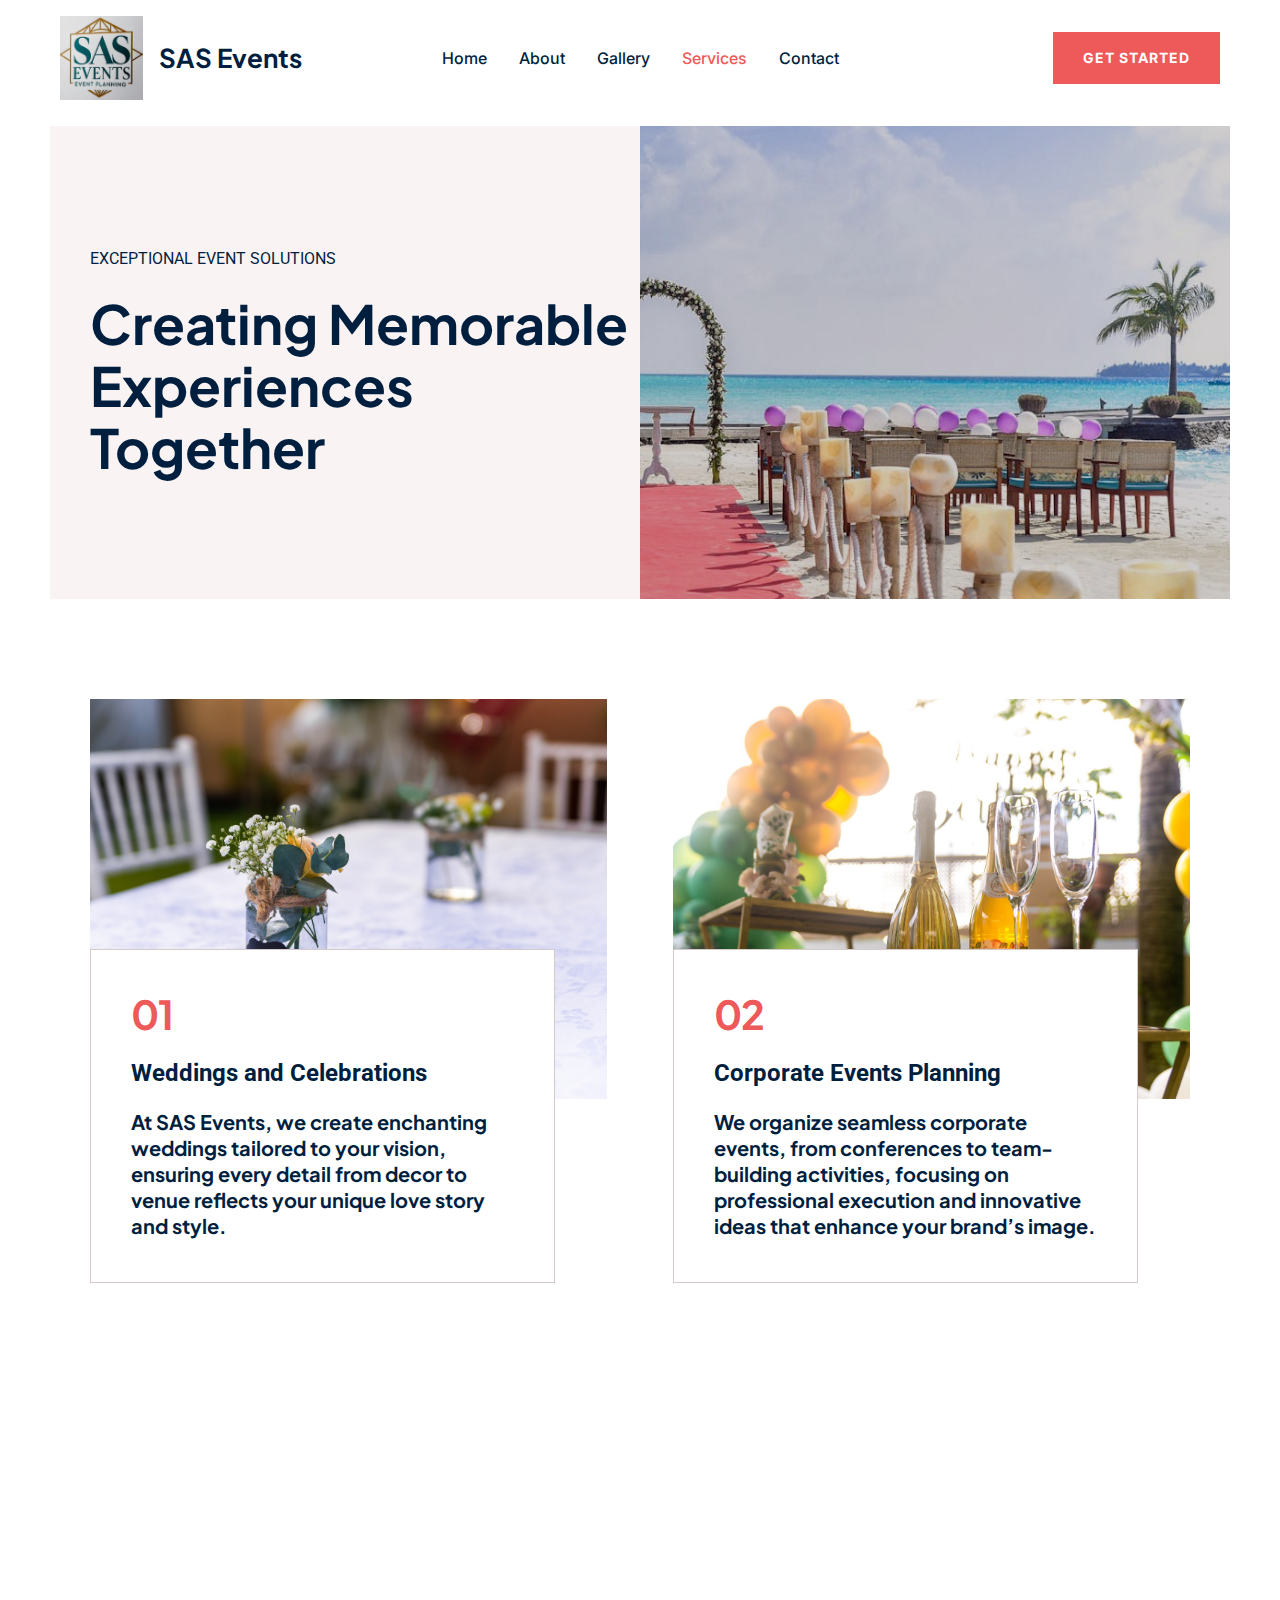
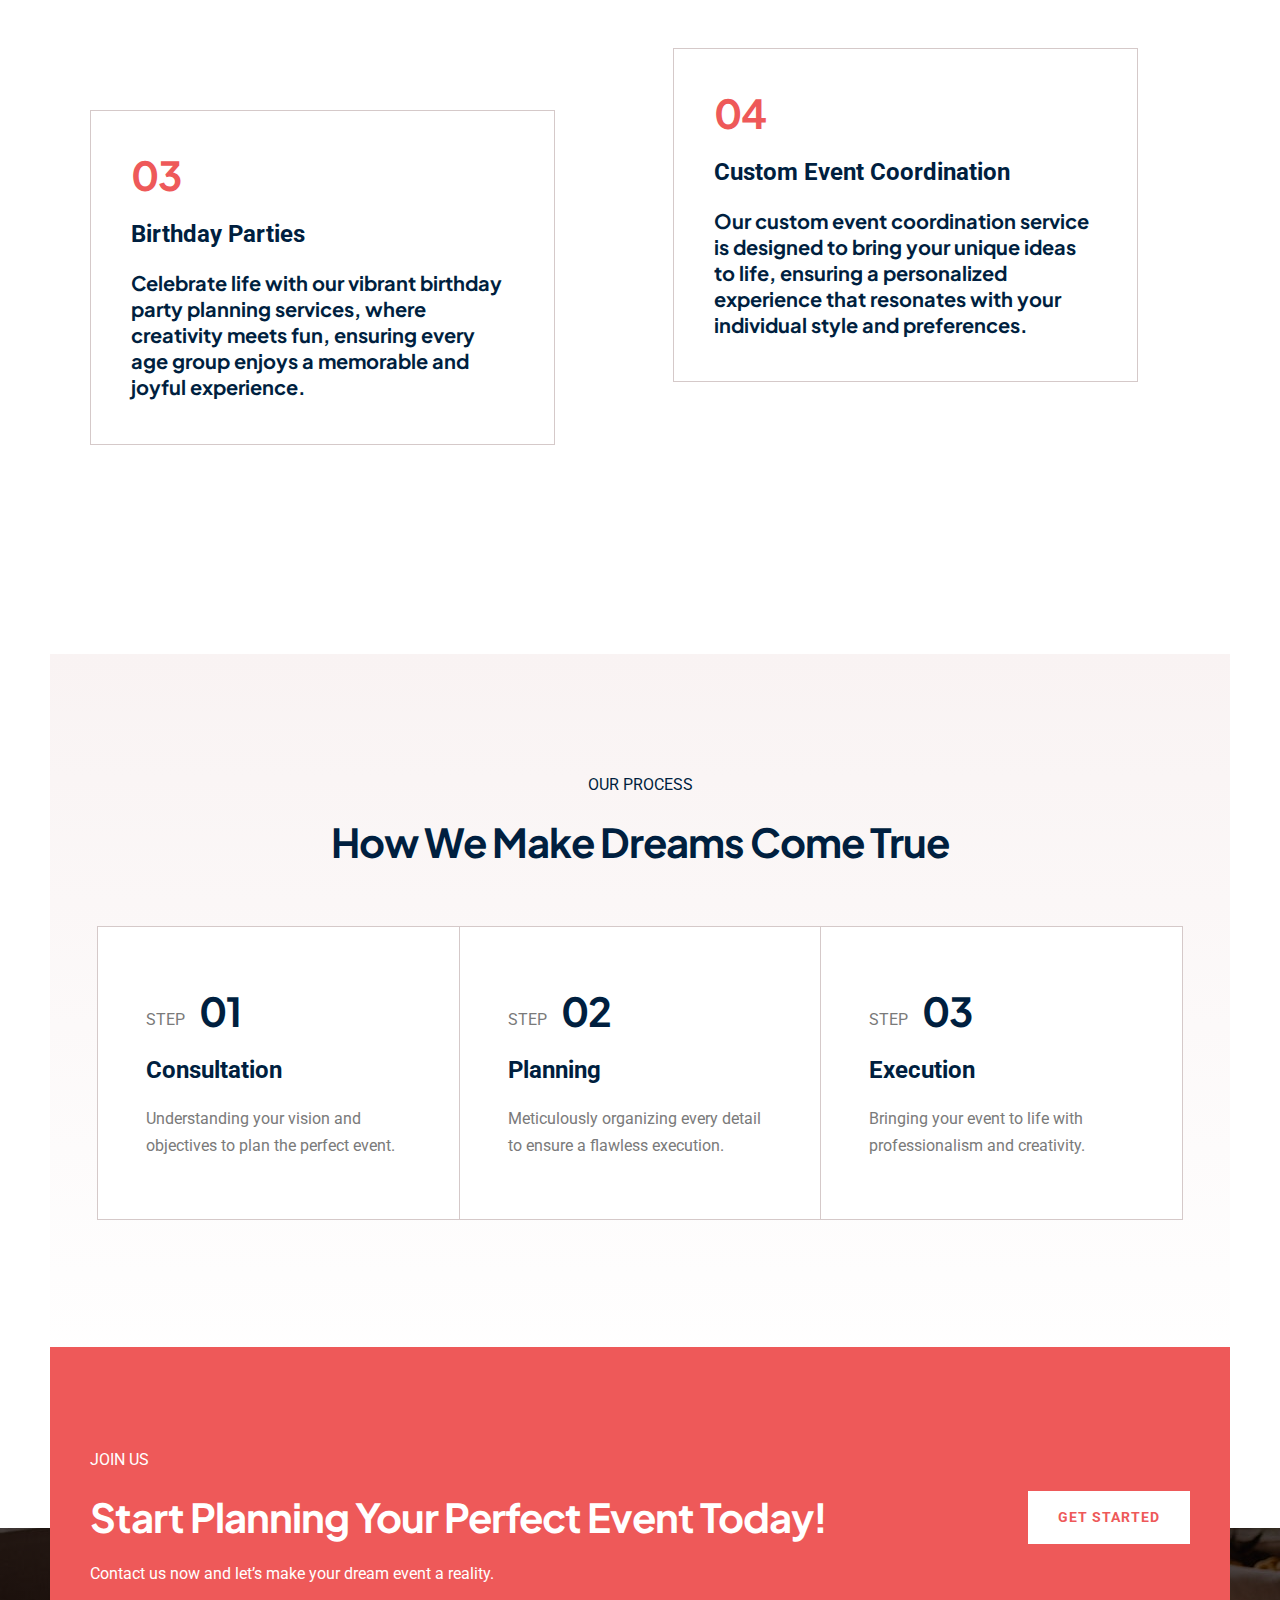
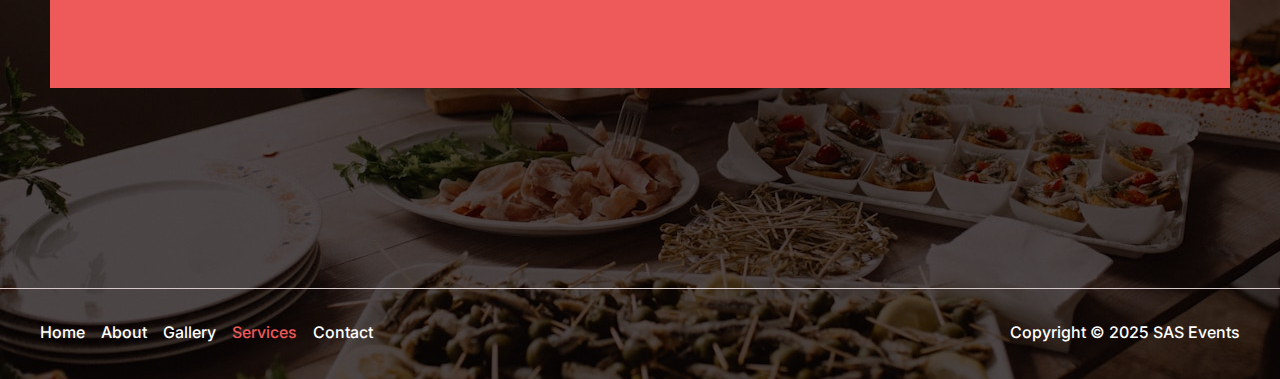
<file: services/index.html>
<!DOCTYPE html>
<html lang="en-US">
<head>
<meta charset="UTF-8">
<meta name="viewport" content="width=device-width, initial-scale=1">
	<link rel="profile" href="https://gmpg.org/xfn/11"> 
	<title>Services &#8211; SAS Events</title>
<meta name="robots" content="max-image-preview:large">
	<style>img:is([sizes="auto" i], [sizes^="auto," i]) { contain-intrinsic-size: 3000px 1500px }</style>
	<link rel="dns-prefetch" href="//fonts.googleapis.com">
<link rel="alternate" type="application/rss+xml" title="SAS Events &raquo; Feed" href="/feed/">
<link rel="alternate" type="application/rss+xml" title="SAS Events &raquo; Comments Feed" href="/comments/feed/">
<script>
window._wpemojiSettings = {"baseUrl":"https:\/\/s.w.org\/images\/core\/emoji\/15.1.0\/72x72\/","ext":".png","svgUrl":"https:\/\/s.w.org\/images\/core\/emoji\/15.1.0\/svg\/","svgExt":".svg","source":{"concatemoji":"\/wp-includes\/js\/wp-emoji-release.min.js?ver=6.8.1"}};
/*! This file is auto-generated */
!function(i,n){var o,s,e;function c(e){try{var t={supportTests:e,timestamp:(new Date).valueOf()};sessionStorage.setItem(o,JSON.stringify(t))}catch(e){}}function p(e,t,n){e.clearRect(0,0,e.canvas.width,e.canvas.height),e.fillText(t,0,0);var t=new Uint32Array(e.getImageData(0,0,e.canvas.width,e.canvas.height).data),r=(e.clearRect(0,0,e.canvas.width,e.canvas.height),e.fillText(n,0,0),new Uint32Array(e.getImageData(0,0,e.canvas.width,e.canvas.height).data));return t.every(function(e,t){return e===r[t]})}function u(e,t,n){switch(t){case"flag":return n(e,"🏳️‍⚧️","🏳️​⚧️")?!1:!n(e,"🇺🇳","🇺​🇳")&&!n(e,"🏴󠁧󠁢󠁥󠁮󠁧󠁿","🏴​󠁧​󠁢​󠁥​󠁮​󠁧​󠁿");case"emoji":return!n(e,"🐦‍🔥","🐦​🔥")}return!1}function f(e,t,n){var r="undefined"!=typeof WorkerGlobalScope&&self instanceof WorkerGlobalScope?new OffscreenCanvas(300,150):i.createElement("canvas"),a=r.getContext("2d",{willReadFrequently:!0}),o=(a.textBaseline="top",a.font="600 32px Arial",{});return e.forEach(function(e){o[e]=t(a,e,n)}),o}function t(e){var t=i.createElement("script");t.src=e,t.defer=!0,i.head.appendChild(t)}"undefined"!=typeof Promise&&(o="wpEmojiSettingsSupports",s=["flag","emoji"],n.supports={everything:!0,everythingExceptFlag:!0},e=new Promise(function(e){i.addEventListener("DOMContentLoaded",e,{once:!0})}),new Promise(function(t){var n=function(){try{var e=JSON.parse(sessionStorage.getItem(o));if("object"==typeof e&&"number"==typeof e.timestamp&&(new Date).valueOf()<e.timestamp+604800&&"object"==typeof e.supportTests)return e.supportTests}catch(e){}return null}();if(!n){if("undefined"!=typeof Worker&&"undefined"!=typeof OffscreenCanvas&&"undefined"!=typeof URL&&URL.createObjectURL&&"undefined"!=typeof Blob)try{var e="postMessage("+f.toString()+"("+[JSON.stringify(s),u.toString(),p.toString()].join(",")+"));",r=new Blob([e],{type:"text/javascript"}),a=new Worker(URL.createObjectURL(r),{name:"wpTestEmojiSupports"});return void(a.onmessage=function(e){c(n=e.data),a.terminate(),t(n)})}catch(e){}c(n=f(s,u,p))}t(n)}).then(function(e){for(var t in e)n.supports[t]=e[t],n.supports.everything=n.supports.everything&&n.supports[t],"flag"!==t&&(n.supports.everythingExceptFlag=n.supports.everythingExceptFlag&&n.supports[t]);n.supports.everythingExceptFlag=n.supports.everythingExceptFlag&&!n.supports.flag,n.DOMReady=!1,n.readyCallback=function(){n.DOMReady=!0}}).then(function(){return e}).then(function(){var e;n.supports.everything||(n.readyCallback(),(e=n.source||{}).concatemoji?t(e.concatemoji):e.wpemoji&&e.twemoji&&(t(e.twemoji),t(e.wpemoji)))}))}((window,document),window._wpemojiSettings);
</script>
<link rel="stylesheet" id="astra-theme-css-css" href="/wp-content/themes/astra/assets/css/minified/main.min.css?ver=4.10.0" media="all">
<style id="astra-theme-css-inline-css">:root{--ast-post-nav-space:0;--ast-container-default-xlg-padding:2.5em;--ast-container-default-lg-padding:2.5em;--ast-container-default-slg-padding:2em;--ast-container-default-md-padding:2.5em;--ast-container-default-sm-padding:2.5em;--ast-container-default-xs-padding:2.4em;--ast-container-default-xxs-padding:1.8em;--ast-code-block-background:#ECEFF3;--ast-comment-inputs-background:#F9FAFB;--ast-normal-container-width:1200px;--ast-narrow-container-width:750px;--ast-blog-title-font-weight:600;--ast-blog-meta-weight:600;--ast-global-color-primary:var(--ast-global-color-5);--ast-global-color-secondary:var(--ast-global-color-4);--ast-global-color-alternate-background:var(--ast-global-color-7);--ast-global-color-subtle-background:var(--ast-global-color-6);--ast-bg-style-guide:#F8FAFC;--ast-shadow-style-guide:0px 0px 4px 0 #00000057;--ast-global-dark-bg-style:#fff;--ast-global-dark-lfs:#fbfbfb;--ast-widget-bg-color:#fafafa;--ast-wc-container-head-bg-color:#fbfbfb;--ast-title-layout-bg:#eeeeee;--ast-search-border-color:#e7e7e7;--ast-lifter-hover-bg:#e6e6e6;--ast-gallery-block-color:#000;--srfm-color-input-label:var(--ast-global-color-2);}html{font-size:100%;}a{color:var(--ast-global-color-0);}a:hover,a:focus{color:var(--ast-global-color-1);}body,button,input,select,textarea,.ast-button,.ast-custom-button{font-family:'Inter',sans-serif;font-weight:500;font-size:16px;font-size:1rem;line-height:var(--ast-body-line-height,1.65);}blockquote{color:var(--ast-global-color-3);}h1,.entry-content h1,h2,.entry-content h2,h3,.entry-content h3,h4,.entry-content h4,h5,.entry-content h5,h6,.entry-content h6,.site-title,.site-title a{font-family:'Plus Jakarta Sans',sans-serif;font-weight:700;}.ast-site-identity .site-title a{color:var(--ast-global-color-2);}.site-title{font-size:26px;font-size:1.625rem;display:block;}header .custom-logo-link img{max-width:83px;width:83px;}.astra-logo-svg{width:83px;}.site-header .site-description{font-size:15px;font-size:0.9375rem;display:none;}.entry-title{font-size:24px;font-size:1.5rem;}.ast-blog-single-element.ast-taxonomy-container a{font-size:14px;font-size:0.875rem;}.ast-blog-meta-container{font-size:13px;font-size:0.8125rem;}.archive .ast-article-post .ast-article-inner,.blog .ast-article-post .ast-article-inner,.archive .ast-article-post .ast-article-inner:hover,.blog .ast-article-post .ast-article-inner:hover{border-top-left-radius:0px;border-top-right-radius:0px;border-bottom-right-radius:0px;border-bottom-left-radius:0px;overflow:hidden;}h1,.entry-content h1{font-size:54px;font-size:3.375rem;font-weight:700;font-family:'Plus Jakarta Sans',sans-serif;line-height:1.15em;text-transform:capitalize;}h2,.entry-content h2{font-size:40px;font-size:2.5rem;font-weight:700;font-family:'Plus Jakarta Sans',sans-serif;line-height:1.2em;letter-spacing:-1px;}h3,.entry-content h3{font-size:28px;font-size:1.75rem;font-weight:700;font-family:'Plus Jakarta Sans',sans-serif;line-height:1.3em;letter-spacing:-1px;}h4,.entry-content h4{font-size:20px;font-size:1.25rem;line-height:1.3em;font-weight:700;font-family:'Plus Jakarta Sans',sans-serif;}h5,.entry-content h5{font-size:18px;font-size:1.125rem;line-height:1.45em;font-weight:700;font-family:'Plus Jakarta Sans',sans-serif;}h6,.entry-content h6{font-size:14px;font-size:0.875rem;line-height:1.6em;font-weight:700;font-family:'Plus Jakarta Sans',sans-serif;}::selection{background-color:var(--ast-global-color-0);color:#000000;}body,h1,.entry-title a,.entry-content h1,h2,.entry-content h2,h3,.entry-content h3,h4,.entry-content h4,h5,.entry-content h5,h6,.entry-content h6{color:var(--ast-global-color-3);}.tagcloud a:hover,.tagcloud a:focus,.tagcloud a.current-item{color:#000000;border-color:var(--ast-global-color-0);background-color:var(--ast-global-color-0);}input:focus,input[type="text"]:focus,input[type="email"]:focus,input[type="url"]:focus,input[type="password"]:focus,input[type="reset"]:focus,input[type="search"]:focus,textarea:focus{border-color:var(--ast-global-color-0);}input[type="radio"]:checked,input[type=reset],input[type="checkbox"]:checked,input[type="checkbox"]:hover:checked,input[type="checkbox"]:focus:checked,input[type=range]::-webkit-slider-thumb{border-color:var(--ast-global-color-0);background-color:var(--ast-global-color-0);box-shadow:none;}.site-footer a:hover + .post-count,.site-footer a:focus + .post-count{background:var(--ast-global-color-0);border-color:var(--ast-global-color-0);}.single .nav-links .nav-previous,.single .nav-links .nav-next{color:var(--ast-global-color-0);}.entry-meta,.entry-meta *{line-height:1.45;color:var(--ast-global-color-0);font-weight:600;}.entry-meta a:not(.ast-button):hover,.entry-meta a:not(.ast-button):hover *,.entry-meta a:not(.ast-button):focus,.entry-meta a:not(.ast-button):focus *,.page-links > .page-link,.page-links .page-link:hover,.post-navigation a:hover{color:var(--ast-global-color-1);}#cat option,.secondary .calendar_wrap thead a,.secondary .calendar_wrap thead a:visited{color:var(--ast-global-color-0);}.secondary .calendar_wrap #today,.ast-progress-val span{background:var(--ast-global-color-0);}.secondary a:hover + .post-count,.secondary a:focus + .post-count{background:var(--ast-global-color-0);border-color:var(--ast-global-color-0);}.calendar_wrap #today > a{color:#000000;}.page-links .page-link,.single .post-navigation a{color:var(--ast-global-color-3);}.ast-search-menu-icon .search-form button.search-submit{padding:0 4px;}.ast-search-menu-icon form.search-form{padding-right:0;}.ast-search-menu-icon.slide-search input.search-field{width:0;}.ast-header-search .ast-search-menu-icon.ast-dropdown-active .search-form,.ast-header-search .ast-search-menu-icon.ast-dropdown-active .search-field:focus{transition:all 0.2s;}.search-form input.search-field:focus{outline:none;}.ast-search-menu-icon .search-form button.search-submit:focus,.ast-theme-transparent-header .ast-header-search .ast-dropdown-active .ast-icon,.ast-theme-transparent-header .ast-inline-search .search-field:focus .ast-icon{color:var(--ast-global-color-1);}.ast-header-search .slide-search .search-form{border:2px solid var(--ast-global-color-0);}.ast-header-search .slide-search .search-field{background-color:(--ast-global-dark-bg-style);}.ast-archive-title{color:var(--ast-global-color-2);}.widget-title{font-size:22px;font-size:1.375rem;color:var(--ast-global-color-2);}.ast-single-post .entry-content a,.ast-comment-content a:not(.ast-comment-edit-reply-wrap a){text-decoration:underline;}.ast-single-post .elementor-widget-button .elementor-button,.ast-single-post .entry-content .uagb-tab a,.ast-single-post .entry-content .uagb-ifb-cta a,.ast-single-post .entry-content .uabb-module-content a,.ast-single-post .entry-content .uagb-post-grid a,.ast-single-post .entry-content .uagb-timeline a,.ast-single-post .entry-content .uagb-toc__wrap a,.ast-single-post .entry-content .uagb-taxomony-box a,.ast-single-post .entry-content .woocommerce a,.entry-content .wp-block-latest-posts > li > a,.ast-single-post .entry-content .wp-block-file__button,li.ast-post-filter-single,.ast-single-post .ast-comment-content .comment-reply-link,.ast-single-post .ast-comment-content .comment-edit-link{text-decoration:none;}.ast-search-menu-icon.slide-search a:focus-visible:focus-visible,.astra-search-icon:focus-visible,#close:focus-visible,a:focus-visible,.ast-menu-toggle:focus-visible,.site .skip-link:focus-visible,.wp-block-loginout input:focus-visible,.wp-block-search.wp-block-search__button-inside .wp-block-search__inside-wrapper,.ast-header-navigation-arrow:focus-visible,.woocommerce .wc-proceed-to-checkout > .checkout-button:focus-visible,.woocommerce .woocommerce-MyAccount-navigation ul li a:focus-visible,.ast-orders-table__row .ast-orders-table__cell:focus-visible,.woocommerce .woocommerce-order-details .order-again > .button:focus-visible,.woocommerce .woocommerce-message a.button.wc-forward:focus-visible,.woocommerce #minus_qty:focus-visible,.woocommerce #plus_qty:focus-visible,a#ast-apply-coupon:focus-visible,.woocommerce .woocommerce-info a:focus-visible,.woocommerce .astra-shop-summary-wrap a:focus-visible,.woocommerce a.wc-forward:focus-visible,#ast-apply-coupon:focus-visible,.woocommerce-js .woocommerce-mini-cart-item a.remove:focus-visible,#close:focus-visible,.button.search-submit:focus-visible,#search_submit:focus,.normal-search:focus-visible,.ast-header-account-wrap:focus-visible,.woocommerce .ast-on-card-button.ast-quick-view-trigger:focus{outline-style:dotted;outline-color:inherit;outline-width:thin;}input:focus,input[type="text"]:focus,input[type="email"]:focus,input[type="url"]:focus,input[type="password"]:focus,input[type="reset"]:focus,input[type="search"]:focus,input[type="number"]:focus,textarea:focus,.wp-block-search__input:focus,[data-section="section-header-mobile-trigger"] .ast-button-wrap .ast-mobile-menu-trigger-minimal:focus,.ast-mobile-popup-drawer.active .menu-toggle-close:focus,.woocommerce-ordering select.orderby:focus,#ast-scroll-top:focus,#coupon_code:focus,.woocommerce-page #comment:focus,.woocommerce #reviews #respond input#submit:focus,.woocommerce a.add_to_cart_button:focus,.woocommerce .button.single_add_to_cart_button:focus,.woocommerce .woocommerce-cart-form button:focus,.woocommerce .woocommerce-cart-form__cart-item .quantity .qty:focus,.woocommerce .woocommerce-billing-fields .woocommerce-billing-fields__field-wrapper .woocommerce-input-wrapper > .input-text:focus,.woocommerce #order_comments:focus,.woocommerce #place_order:focus,.woocommerce .woocommerce-address-fields .woocommerce-address-fields__field-wrapper .woocommerce-input-wrapper > .input-text:focus,.woocommerce .woocommerce-MyAccount-content form button:focus,.woocommerce .woocommerce-MyAccount-content .woocommerce-EditAccountForm .woocommerce-form-row .woocommerce-Input.input-text:focus,.woocommerce .ast-woocommerce-container .woocommerce-pagination ul.page-numbers li a:focus,body #content .woocommerce form .form-row .select2-container--default .select2-selection--single:focus,#ast-coupon-code:focus,.woocommerce.woocommerce-js .quantity input[type=number]:focus,.woocommerce-js .woocommerce-mini-cart-item .quantity input[type=number]:focus,.woocommerce p#ast-coupon-trigger:focus{border-style:dotted;border-color:inherit;border-width:thin;}input{outline:none;}.ast-logo-title-inline .site-logo-img{padding-right:1em;}.site-logo-img img{ transition:all 0.2s linear;}body .ast-oembed-container *{position:absolute;top:0;width:100%;height:100%;left:0;}body .wp-block-embed-pocket-casts .ast-oembed-container *{position:unset;}.ast-single-post-featured-section + article {margin-top: 2em;}.site-content .ast-single-post-featured-section img {width: 100%;overflow: hidden;object-fit: cover;}.ast-separate-container .site-content .ast-single-post-featured-section + article {margin-top: -80px;z-index: 9;position: relative;border-radius: 4px;}@media (min-width: 922px) {.ast-no-sidebar .site-content .ast-article-image-container--wide {margin-left: -120px;margin-right: -120px;max-width: unset;width: unset;}.ast-left-sidebar .site-content .ast-article-image-container--wide,.ast-right-sidebar .site-content .ast-article-image-container--wide {margin-left: -10px;margin-right: -10px;}.site-content .ast-article-image-container--full {margin-left: calc( -50vw + 50%);margin-right: calc( -50vw + 50%);max-width: 100vw;width: 100vw;}.ast-left-sidebar .site-content .ast-article-image-container--full,.ast-right-sidebar .site-content .ast-article-image-container--full {margin-left: -10px;margin-right: -10px;max-width: inherit;width: auto;}}.site > .ast-single-related-posts-container {margin-top: 0;}@media (min-width: 922px) {.ast-desktop .ast-container--narrow {max-width: var(--ast-narrow-container-width);margin: 0 auto;}}input[type="text"],input[type="number"],input[type="email"],input[type="url"],input[type="password"],input[type="search"],input[type=reset],input[type=tel],input[type=date],select,textarea{font-size:16px;font-style:normal;font-weight:400;line-height:24px;width:100%;padding:12px 16px;border-radius:4px;box-shadow:0px 1px 2px 0px rgba(0,0,0,0.05);color:var(--ast-form-input-text,#475569);}input[type="text"],input[type="number"],input[type="email"],input[type="url"],input[type="password"],input[type="search"],input[type=reset],input[type=tel],input[type=date],select{height:40px;}input[type="date"]{border-width:1px;border-style:solid;border-color:var(--ast-border-color);background:var( --ast-global-color-secondary,--ast-global-color-5 );}input[type="text"]:focus,input[type="number"]:focus,input[type="email"]:focus,input[type="url"]:focus,input[type="password"]:focus,input[type="search"]:focus,input[type=reset]:focus,input[type="tel"]:focus,input[type="date"]:focus,select:focus,textarea:focus{border-color:#046BD2;box-shadow:none;outline:none;color:var(--ast-form-input-focus-text,#475569);}label,legend{color:#111827;font-size:14px;font-style:normal;font-weight:500;line-height:20px;}select{padding:6px 10px;}fieldset{padding:30px;border-radius:4px;}button,.ast-button,.button,input[type="button"],input[type="reset"],input[type="submit"]{border-radius:4px;box-shadow:0px 1px 2px 0px rgba(0,0,0,0.05);}:root{--ast-comment-inputs-background:#FFF;}::placeholder{color:var(--ast-form-field-color,#9CA3AF);}::-ms-input-placeholder{color:var(--ast-form-field-color,#9CA3AF);}@media (max-width:921.9px){#ast-desktop-header{display:none;}}@media (min-width:922px){#ast-mobile-header{display:none;}}.wp-block-buttons.aligncenter{justify-content:center;}@media (max-width:921px){.ast-theme-transparent-header #primary,.ast-theme-transparent-header #secondary{padding:0;}}@media (max-width:921px){.ast-plain-container.ast-no-sidebar #primary{padding:0;}}.ast-plain-container.ast-no-sidebar #primary{margin-top:0;margin-bottom:0;}@media (max-width:921px){.ast-separate-container #primary,.ast-narrow-container #primary{padding-top:0px;}}@media (max-width:544px){.ast-separate-container #primary,.ast-narrow-container #primary{padding-top:0px;}}@media (max-width:921px){.ast-separate-container #primary,.ast-narrow-container #primary{padding-bottom:0px;}}@media (max-width:544px){.ast-separate-container #primary,.ast-narrow-container #primary{padding-bottom:0px;}}.wp-block-button.is-style-outline .wp-block-button__link{border-color:var(--ast-global-color-0);border-top-width:2px;border-right-width:2px;border-bottom-width:2px;border-left-width:2px;}div.wp-block-button.is-style-outline > .wp-block-button__link:not(.has-text-color),div.wp-block-button.wp-block-button__link.is-style-outline:not(.has-text-color){color:var(--ast-global-color-0);}.wp-block-button.is-style-outline .wp-block-button__link:hover,.wp-block-buttons .wp-block-button.is-style-outline .wp-block-button__link:focus,.wp-block-buttons .wp-block-button.is-style-outline > .wp-block-button__link:not(.has-text-color):hover,.wp-block-buttons .wp-block-button.wp-block-button__link.is-style-outline:not(.has-text-color):hover{color:#ffffff;background-color:var(--ast-global-color-1);border-color:var(--ast-global-color-1);}.post-page-numbers.current .page-link,.ast-pagination .page-numbers.current{color:#000000;border-color:var(--ast-global-color-0);background-color:var(--ast-global-color-0);}.wp-block-button.is-style-outline .wp-block-button__link{border-top-width:2px;border-right-width:2px;border-bottom-width:2px;border-left-width:2px;}.wp-block-buttons .wp-block-button.is-style-outline .wp-block-button__link.wp-element-button,.ast-outline-button,.wp-block-uagb-buttons-child .uagb-buttons-repeater.ast-outline-button{border-color:var(--ast-global-color-0);border-top-width:2px;border-right-width:2px;border-bottom-width:2px;border-left-width:2px;font-family:inherit;font-weight:700;font-size:14px;font-size:0.875rem;line-height:1.6em;letter-spacing:1px;padding-top:13px;padding-right:28px;padding-bottom:13px;padding-left:28px;border-top-left-radius:0px;border-top-right-radius:0px;border-bottom-right-radius:0px;border-bottom-left-radius:0px;}.wp-block-buttons .wp-block-button.is-style-outline > .wp-block-button__link:not(.has-text-color),.wp-block-buttons .wp-block-button.wp-block-button__link.is-style-outline:not(.has-text-color),.ast-outline-button{color:var(--ast-global-color-0);}.wp-block-button.is-style-outline .wp-block-button__link:hover,.wp-block-buttons .wp-block-button.is-style-outline .wp-block-button__link:focus,.wp-block-buttons .wp-block-button.is-style-outline > .wp-block-button__link:not(.has-text-color):hover,.wp-block-buttons .wp-block-button.wp-block-button__link.is-style-outline:not(.has-text-color):hover,.ast-outline-button:hover,.ast-outline-button:focus,.wp-block-uagb-buttons-child .uagb-buttons-repeater.ast-outline-button:hover,.wp-block-uagb-buttons-child .uagb-buttons-repeater.ast-outline-button:focus{color:#ffffff;background-color:var(--ast-global-color-1);border-color:var(--ast-global-color-1);}.ast-single-post .entry-content a.ast-outline-button,.ast-single-post .entry-content .is-style-outline>.wp-block-button__link{text-decoration:none;}.wp-block-button .wp-block-button__link.wp-element-button.is-style-outline:not(.has-background),.wp-block-button.is-style-outline>.wp-block-button__link.wp-element-button:not(.has-background),.ast-outline-button{background-color:rgba(0,0,0,0);}.uagb-buttons-repeater.ast-outline-button{border-radius:9999px;}@media (max-width:921px){.wp-block-buttons .wp-block-button.is-style-outline .wp-block-button__link.wp-element-button,.ast-outline-button,.wp-block-uagb-buttons-child .uagb-buttons-repeater.ast-outline-button{font-size:14px;font-size:0.875rem;padding-top:13px;padding-right:26px;padding-bottom:13px;padding-left:26px;}}@media (max-width:544px){.wp-block-buttons .wp-block-button.is-style-outline .wp-block-button__link.wp-element-button,.ast-outline-button,.wp-block-uagb-buttons-child .uagb-buttons-repeater.ast-outline-button{font-size:14px;font-size:0.875rem;padding-top:13px;padding-right:26px;padding-bottom:13px;padding-left:26px;}}.entry-content[data-ast-blocks-layout] > figure{margin-bottom:1em;}h1.widget-title{font-weight:700;}h2.widget-title{font-weight:700;}h3.widget-title{font-weight:700;}.elementor-widget-container .elementor-loop-container .e-loop-item[data-elementor-type="loop-item"]{width:100%;} .content-area .elementor-widget-theme-post-content h1,.content-area .elementor-widget-theme-post-content h2,.content-area .elementor-widget-theme-post-content h3,.content-area .elementor-widget-theme-post-content h4,.content-area .elementor-widget-theme-post-content h5,.content-area .elementor-widget-theme-post-content h6{margin-top:1.5em;margin-bottom:calc(0.3em + 10px);}#page{display:flex;flex-direction:column;min-height:100vh;}.ast-404-layout-1 h1.page-title{color:var(--ast-global-color-2);}.single .post-navigation a{line-height:1em;height:inherit;}.error-404 .page-sub-title{font-size:1.5rem;font-weight:inherit;}.search .site-content .content-area .search-form{margin-bottom:0;}#page .site-content{flex-grow:1;}.widget{margin-bottom:1.25em;}#secondary li{line-height:1.5em;}#secondary .wp-block-group h2{margin-bottom:0.7em;}#secondary h2{font-size:1.7rem;}.ast-separate-container .ast-article-post,.ast-separate-container .ast-article-single,.ast-separate-container .comment-respond{padding:3em;}.ast-separate-container .ast-article-single .ast-article-single{padding:0;}.ast-article-single .wp-block-post-template-is-layout-grid{padding-left:0;}.ast-separate-container .comments-title,.ast-narrow-container .comments-title{padding:1.5em 2em;}.ast-page-builder-template .comment-form-textarea,.ast-comment-formwrap .ast-grid-common-col{padding:0;}.ast-comment-formwrap{padding:0;display:inline-flex;column-gap:20px;width:100%;margin-left:0;margin-right:0;}.comments-area textarea#comment:focus,.comments-area textarea#comment:active,.comments-area .ast-comment-formwrap input[type="text"]:focus,.comments-area .ast-comment-formwrap input[type="text"]:active {box-shadow:none;outline:none;}.archive.ast-page-builder-template .entry-header{margin-top:2em;}.ast-page-builder-template .ast-comment-formwrap{width:100%;}.entry-title{margin-bottom:0.6em;}.ast-archive-description p{font-size:inherit;font-weight:inherit;line-height:inherit;}.ast-separate-container .ast-comment-list li.depth-1,.hentry{margin-bottom:1.5em;}.site-content section.ast-archive-description{margin-bottom:2em;}@media (min-width:921px){.ast-left-sidebar.ast-page-builder-template #secondary,.archive.ast-right-sidebar.ast-page-builder-template .site-main{padding-left:20px;padding-right:20px;}}@media (max-width:544px){.ast-comment-formwrap.ast-row{column-gap:10px;display:inline-block;}#ast-commentform .ast-grid-common-col{position:relative;width:100%;}}@media (min-width:1201px){.ast-separate-container .ast-article-post,.ast-separate-container .ast-article-single,.ast-separate-container .ast-author-box,.ast-separate-container .ast-404-layout-1,.ast-separate-container .no-results{padding:3em;}} .content-area .elementor-widget-theme-post-content h1,.content-area .elementor-widget-theme-post-content h2,.content-area .elementor-widget-theme-post-content h3,.content-area .elementor-widget-theme-post-content h4,.content-area .elementor-widget-theme-post-content h5,.content-area .elementor-widget-theme-post-content h6{margin-top:1.5em;margin-bottom:calc(0.3em + 10px);}.elementor-loop-container .e-loop-item,.elementor-loop-container .ast-separate-container .ast-article-post,.elementor-loop-container .ast-separate-container .ast-article-single,.elementor-loop-container .ast-separate-container .comment-respond{padding:0px;}@media (max-width:921px){.ast-separate-container #primary,.ast-separate-container #secondary{padding:1.5em 0;}#primary,#secondary{padding:1.5em 0;margin:0;}.ast-left-sidebar #content > .ast-container{display:flex;flex-direction:column-reverse;width:100%;}}@media (min-width:922px){.ast-separate-container.ast-right-sidebar #primary,.ast-separate-container.ast-left-sidebar #primary{border:0;}.search-no-results.ast-separate-container #primary{margin-bottom:4em;}}.wp-block-button .wp-block-button__link{color:#ffffff;}.wp-block-button .wp-block-button__link:hover,.wp-block-button .wp-block-button__link:focus{color:#ffffff;background-color:var(--ast-global-color-1);border-color:var(--ast-global-color-1);}.elementor-widget-heading h1.elementor-heading-title{line-height:1.15em;}.elementor-widget-heading h2.elementor-heading-title{line-height:1.2em;}.elementor-widget-heading h3.elementor-heading-title{line-height:1.3em;}.elementor-widget-heading h4.elementor-heading-title{line-height:1.3em;}.elementor-widget-heading h5.elementor-heading-title{line-height:1.45em;}.elementor-widget-heading h6.elementor-heading-title{line-height:1.6em;}.wp-block-button .wp-block-button__link,.wp-block-search .wp-block-search__button,body .wp-block-file .wp-block-file__button{border-style:solid;border-top-width:2px;border-right-width:2px;border-left-width:2px;border-bottom-width:2px;border-color:var(--ast-global-color-0);background-color:var(--ast-global-color-0);color:#ffffff;font-family:inherit;font-weight:700;line-height:1.6em;text-transform:uppercase;letter-spacing:1px;font-size:14px;font-size:0.875rem;border-top-left-radius:0px;border-top-right-radius:0px;border-bottom-right-radius:0px;border-bottom-left-radius:0px;padding-top:13px;padding-right:28px;padding-bottom:13px;padding-left:28px;}.ast-single-post .entry-content .wp-block-button .wp-block-button__link,.ast-single-post .entry-content .wp-block-search .wp-block-search__button,body .entry-content .wp-block-file .wp-block-file__button{text-decoration:none;}@media (max-width:921px){.wp-block-button .wp-block-button__link,.wp-block-search .wp-block-search__button,body .wp-block-file .wp-block-file__button{font-size:14px;font-size:0.875rem;padding-top:13px;padding-right:26px;padding-bottom:13px;padding-left:26px;}}@media (max-width:544px){.wp-block-button .wp-block-button__link,.wp-block-search .wp-block-search__button,body .wp-block-file .wp-block-file__button{font-size:14px;font-size:0.875rem;padding-top:13px;padding-right:26px;padding-bottom:13px;padding-left:26px;}}.menu-toggle,button,.ast-button,.ast-custom-button,.button,input#submit,input[type="button"],input[type="submit"],input[type="reset"],#comments .submit,.search .search-submit,form[CLASS*="wp-block-search__"].wp-block-search .wp-block-search__inside-wrapper .wp-block-search__button,body .wp-block-file .wp-block-file__button,.search .search-submit,.woocommerce-js a.button,.woocommerce button.button,.woocommerce .woocommerce-message a.button,.woocommerce #respond input#submit.alt,.woocommerce input.button.alt,.woocommerce input.button,.woocommerce input.button:disabled,.woocommerce input.button:disabled[disabled],.woocommerce input.button:disabled:hover,.woocommerce input.button:disabled[disabled]:hover,.woocommerce #respond input#submit,.woocommerce button.button.alt.disabled,.wc-block-grid__products .wc-block-grid__product .wp-block-button__link,.wc-block-grid__product-onsale,[CLASS*="wc-block"] button,.woocommerce-js .astra-cart-drawer .astra-cart-drawer-content .woocommerce-mini-cart__buttons .button:not(.checkout):not(.ast-continue-shopping),.woocommerce-js .astra-cart-drawer .astra-cart-drawer-content .woocommerce-mini-cart__buttons a.checkout,.woocommerce button.button.alt.disabled.wc-variation-selection-needed,[CLASS*="wc-block"] .wc-block-components-button{border-style:solid;border-top-width:2px;border-right-width:2px;border-left-width:2px;border-bottom-width:2px;color:#ffffff;border-color:var(--ast-global-color-0);background-color:var(--ast-global-color-0);padding-top:13px;padding-right:28px;padding-bottom:13px;padding-left:28px;font-family:inherit;font-weight:700;font-size:14px;font-size:0.875rem;line-height:1.6em;text-transform:uppercase;letter-spacing:1px;border-top-left-radius:0px;border-top-right-radius:0px;border-bottom-right-radius:0px;border-bottom-left-radius:0px;}button:focus,.menu-toggle:hover,button:hover,.ast-button:hover,.ast-custom-button:hover .button:hover,.ast-custom-button:hover ,input[type=reset]:hover,input[type=reset]:focus,input#submit:hover,input#submit:focus,input[type="button"]:hover,input[type="button"]:focus,input[type="submit"]:hover,input[type="submit"]:focus,form[CLASS*="wp-block-search__"].wp-block-search .wp-block-search__inside-wrapper .wp-block-search__button:hover,form[CLASS*="wp-block-search__"].wp-block-search .wp-block-search__inside-wrapper .wp-block-search__button:focus,body .wp-block-file .wp-block-file__button:hover,body .wp-block-file .wp-block-file__button:focus,.woocommerce-js a.button:hover,.woocommerce button.button:hover,.woocommerce .woocommerce-message a.button:hover,.woocommerce #respond input#submit:hover,.woocommerce #respond input#submit.alt:hover,.woocommerce input.button.alt:hover,.woocommerce input.button:hover,.woocommerce button.button.alt.disabled:hover,.wc-block-grid__products .wc-block-grid__product .wp-block-button__link:hover,[CLASS*="wc-block"] button:hover,.woocommerce-js .astra-cart-drawer .astra-cart-drawer-content .woocommerce-mini-cart__buttons .button:not(.checkout):not(.ast-continue-shopping):hover,.woocommerce-js .astra-cart-drawer .astra-cart-drawer-content .woocommerce-mini-cart__buttons a.checkout:hover,.woocommerce button.button.alt.disabled.wc-variation-selection-needed:hover,[CLASS*="wc-block"] .wc-block-components-button:hover,[CLASS*="wc-block"] .wc-block-components-button:focus{color:#ffffff;background-color:var(--ast-global-color-1);border-color:var(--ast-global-color-1);}form[CLASS*="wp-block-search__"].wp-block-search .wp-block-search__inside-wrapper .wp-block-search__button.has-icon{padding-top:calc(13px - 3px);padding-right:calc(28px - 3px);padding-bottom:calc(13px - 3px);padding-left:calc(28px - 3px);}@media (max-width:921px){.menu-toggle,button,.ast-button,.ast-custom-button,.button,input#submit,input[type="button"],input[type="submit"],input[type="reset"],#comments .submit,.search .search-submit,form[CLASS*="wp-block-search__"].wp-block-search .wp-block-search__inside-wrapper .wp-block-search__button,body .wp-block-file .wp-block-file__button,.search .search-submit,.woocommerce-js a.button,.woocommerce button.button,.woocommerce .woocommerce-message a.button,.woocommerce #respond input#submit.alt,.woocommerce input.button.alt,.woocommerce input.button,.woocommerce input.button:disabled,.woocommerce input.button:disabled[disabled],.woocommerce input.button:disabled:hover,.woocommerce input.button:disabled[disabled]:hover,.woocommerce #respond input#submit,.woocommerce button.button.alt.disabled,.wc-block-grid__products .wc-block-grid__product .wp-block-button__link,.wc-block-grid__product-onsale,[CLASS*="wc-block"] button,.woocommerce-js .astra-cart-drawer .astra-cart-drawer-content .woocommerce-mini-cart__buttons .button:not(.checkout):not(.ast-continue-shopping),.woocommerce-js .astra-cart-drawer .astra-cart-drawer-content .woocommerce-mini-cart__buttons a.checkout,.woocommerce button.button.alt.disabled.wc-variation-selection-needed,[CLASS*="wc-block"] .wc-block-components-button{padding-top:13px;padding-right:26px;padding-bottom:13px;padding-left:26px;font-size:14px;font-size:0.875rem;}}@media (max-width:544px){.menu-toggle,button,.ast-button,.ast-custom-button,.button,input#submit,input[type="button"],input[type="submit"],input[type="reset"],#comments .submit,.search .search-submit,form[CLASS*="wp-block-search__"].wp-block-search .wp-block-search__inside-wrapper .wp-block-search__button,body .wp-block-file .wp-block-file__button,.search .search-submit,.woocommerce-js a.button,.woocommerce button.button,.woocommerce .woocommerce-message a.button,.woocommerce #respond input#submit.alt,.woocommerce input.button.alt,.woocommerce input.button,.woocommerce input.button:disabled,.woocommerce input.button:disabled[disabled],.woocommerce input.button:disabled:hover,.woocommerce input.button:disabled[disabled]:hover,.woocommerce #respond input#submit,.woocommerce button.button.alt.disabled,.wc-block-grid__products .wc-block-grid__product .wp-block-button__link,.wc-block-grid__product-onsale,[CLASS*="wc-block"] button,.woocommerce-js .astra-cart-drawer .astra-cart-drawer-content .woocommerce-mini-cart__buttons .button:not(.checkout):not(.ast-continue-shopping),.woocommerce-js .astra-cart-drawer .astra-cart-drawer-content .woocommerce-mini-cart__buttons a.checkout,.woocommerce button.button.alt.disabled.wc-variation-selection-needed,[CLASS*="wc-block"] .wc-block-components-button{padding-top:13px;padding-right:26px;padding-bottom:13px;padding-left:26px;font-size:14px;font-size:0.875rem;}}@media (max-width:921px){.menu-toggle,button,.ast-button,.button,input#submit,input[type="button"],input[type="submit"],input[type="reset"]{font-size:14px;font-size:0.875rem;}.ast-mobile-header-stack .main-header-bar .ast-search-menu-icon{display:inline-block;}.ast-header-break-point.ast-header-custom-item-outside .ast-mobile-header-stack .main-header-bar .ast-search-icon{margin:0;}.ast-comment-avatar-wrap img{max-width:2.5em;}.ast-comment-meta{padding:0 1.8888em 1.3333em;}}@media (min-width:544px){.ast-container{max-width:100%;}}@media (max-width:544px){.ast-separate-container .ast-article-post,.ast-separate-container .ast-article-single,.ast-separate-container .comments-title,.ast-separate-container .ast-archive-description{padding:1.5em 1em;}.ast-separate-container #content .ast-container{padding-left:0.54em;padding-right:0.54em;}.ast-separate-container .ast-comment-list .bypostauthor{padding:.5em;}.ast-search-menu-icon.ast-dropdown-active .search-field{width:170px;}.menu-toggle,button,.ast-button,.button,input#submit,input[type="button"],input[type="submit"],input[type="reset"]{font-size:14px;font-size:0.875rem;}} #ast-mobile-header .ast-site-header-cart-li a{pointer-events:none;}@media (max-width:921px){.site-title{font-size:24px;font-size:1.5rem;display:block;}.site-header .site-description{display:none;}.entry-title{font-size:22px;font-size:1.375rem;}h1,.entry-content h1{font-size:40px;}h2,.entry-content h2{font-size:30px;}h3,.entry-content h3{font-size:22px;}h4,.entry-content h4{font-size:18px;font-size:1.125rem;}h5,.entry-content h5{font-size:16px;font-size:1rem;}h6,.entry-content h6{font-size:14px;font-size:0.875rem;}}@media (max-width:544px){.site-title{font-size:22px;font-size:1.375rem;display:block;}.site-header .site-description{display:none;}.entry-title{font-size:18px;font-size:1.125rem;}h1,.entry-content h1{font-size:32px;}h2,.entry-content h2{font-size:24px;}h3,.entry-content h3{font-size:20px;}h4,.entry-content h4{font-size:18px;font-size:1.125rem;}h5,.entry-content h5{font-size:16px;font-size:1rem;}h6,.entry-content h6{font-size:14px;font-size:0.875rem;}}@media (max-width:921px){html{font-size:91.2%;}}@media (max-width:544px){html{font-size:91.2%;}}@media (min-width:922px){.ast-container{max-width:1240px;}}@media (min-width:922px){.site-content .ast-container{display:flex;}}@media (max-width:921px){.site-content .ast-container{flex-direction:column;}}.entry-content h1,.entry-content h2,.entry-content h3,.entry-content h4,.entry-content h5,.entry-content h6{clear:none;}@media (min-width:922px){.main-header-menu .sub-menu .menu-item.ast-left-align-sub-menu:hover > .sub-menu,.main-header-menu .sub-menu .menu-item.ast-left-align-sub-menu.focus > .sub-menu{margin-left:-0px;}}.entry-content li > p{margin-bottom:0;}.site .comments-area{padding-bottom:2em;margin-top:2em;}.wp-block-file {display: flex;align-items: center;flex-wrap: wrap;justify-content: space-between;}.wp-block-pullquote {border: none;}.wp-block-pullquote blockquote::before {content: "\201D";font-family: "Helvetica",sans-serif;display: flex;transform: rotate( 180deg );font-size: 6rem;font-style: normal;line-height: 1;font-weight: bold;align-items: center;justify-content: center;}.has-text-align-right > blockquote::before {justify-content: flex-start;}.has-text-align-left > blockquote::before {justify-content: flex-end;}figure.wp-block-pullquote.is-style-solid-color blockquote {max-width: 100%;text-align: inherit;}:root {--wp--custom--ast-default-block-top-padding: 100px;--wp--custom--ast-default-block-right-padding: 80px;--wp--custom--ast-default-block-bottom-padding: 100px;--wp--custom--ast-default-block-left-padding: 80px;--wp--custom--ast-container-width: 1200px;--wp--custom--ast-content-width-size: 1200px;--wp--custom--ast-wide-width-size: calc(1200px + var(--wp--custom--ast-default-block-left-padding) + var(--wp--custom--ast-default-block-right-padding));}.ast-narrow-container {--wp--custom--ast-content-width-size: 750px;--wp--custom--ast-wide-width-size: 750px;}@media(max-width: 921px) {:root {--wp--custom--ast-default-block-top-padding: 50px;--wp--custom--ast-default-block-right-padding: 50px;--wp--custom--ast-default-block-bottom-padding: 50px;--wp--custom--ast-default-block-left-padding: 50px;}}@media(max-width: 544px) {:root {--wp--custom--ast-default-block-top-padding: 50px;--wp--custom--ast-default-block-right-padding: 30px;--wp--custom--ast-default-block-bottom-padding: 50px;--wp--custom--ast-default-block-left-padding: 30px;}}.entry-content > .wp-block-group,.entry-content > .wp-block-cover,.entry-content > .wp-block-columns {padding-top: var(--wp--custom--ast-default-block-top-padding);padding-right: var(--wp--custom--ast-default-block-right-padding);padding-bottom: var(--wp--custom--ast-default-block-bottom-padding);padding-left: var(--wp--custom--ast-default-block-left-padding);}.ast-plain-container.ast-no-sidebar .entry-content > .alignfull,.ast-page-builder-template .ast-no-sidebar .entry-content > .alignfull {margin-left: calc( -50vw + 50%);margin-right: calc( -50vw + 50%);max-width: 100vw;width: 100vw;}.ast-plain-container.ast-no-sidebar .entry-content .alignfull .alignfull,.ast-page-builder-template.ast-no-sidebar .entry-content .alignfull .alignfull,.ast-plain-container.ast-no-sidebar .entry-content .alignfull .alignwide,.ast-page-builder-template.ast-no-sidebar .entry-content .alignfull .alignwide,.ast-plain-container.ast-no-sidebar .entry-content .alignwide .alignfull,.ast-page-builder-template.ast-no-sidebar .entry-content .alignwide .alignfull,.ast-plain-container.ast-no-sidebar .entry-content .alignwide .alignwide,.ast-page-builder-template.ast-no-sidebar .entry-content .alignwide .alignwide,.ast-plain-container.ast-no-sidebar .entry-content .wp-block-column .alignfull,.ast-page-builder-template.ast-no-sidebar .entry-content .wp-block-column .alignfull,.ast-plain-container.ast-no-sidebar .entry-content .wp-block-column .alignwide,.ast-page-builder-template.ast-no-sidebar .entry-content .wp-block-column .alignwide {margin-left: auto;margin-right: auto;width: 100%;}[data-ast-blocks-layout] .wp-block-separator:not(.is-style-dots) {height: 0;}[data-ast-blocks-layout] .wp-block-separator {margin: 20px auto;}[data-ast-blocks-layout] .wp-block-separator:not(.is-style-wide):not(.is-style-dots) {max-width: 100px;}[data-ast-blocks-layout] .wp-block-separator.has-background {padding: 0;}.entry-content[data-ast-blocks-layout] > * {max-width: var(--wp--custom--ast-content-width-size);margin-left: auto;margin-right: auto;}.entry-content[data-ast-blocks-layout] > .alignwide {max-width: var(--wp--custom--ast-wide-width-size);}.entry-content[data-ast-blocks-layout] .alignfull {max-width: none;}.entry-content .wp-block-columns {margin-bottom: 0;}blockquote {margin: 1.5em;border-color: rgba(0,0,0,0.05);}.wp-block-quote:not(.has-text-align-right):not(.has-text-align-center) {border-left: 5px solid rgba(0,0,0,0.05);}.has-text-align-right > blockquote,blockquote.has-text-align-right {border-right: 5px solid rgba(0,0,0,0.05);}.has-text-align-left > blockquote,blockquote.has-text-align-left {border-left: 5px solid rgba(0,0,0,0.05);}.wp-block-site-tagline,.wp-block-latest-posts .read-more {margin-top: 15px;}.wp-block-loginout p label {display: block;}.wp-block-loginout p:not(.login-remember):not(.login-submit) input {width: 100%;}.wp-block-loginout input:focus {border-color: transparent;}.wp-block-loginout input:focus {outline: thin dotted;}.entry-content .wp-block-media-text .wp-block-media-text__content {padding: 0 0 0 8%;}.entry-content .wp-block-media-text.has-media-on-the-right .wp-block-media-text__content {padding: 0 8% 0 0;}.entry-content .wp-block-media-text.has-background .wp-block-media-text__content {padding: 8%;}.entry-content .wp-block-cover:not([class*="background-color"]):not(.has-text-color.has-link-color) .wp-block-cover__inner-container,.entry-content .wp-block-cover:not([class*="background-color"]) .wp-block-cover-image-text,.entry-content .wp-block-cover:not([class*="background-color"]) .wp-block-cover-text,.entry-content .wp-block-cover-image:not([class*="background-color"]) .wp-block-cover__inner-container,.entry-content .wp-block-cover-image:not([class*="background-color"]) .wp-block-cover-image-text,.entry-content .wp-block-cover-image:not([class*="background-color"]) .wp-block-cover-text {color: var(--ast-global-color-primary,var(--ast-global-color-5));}.wp-block-loginout .login-remember input {width: 1.1rem;height: 1.1rem;margin: 0 5px 4px 0;vertical-align: middle;}.wp-block-latest-posts > li > *:first-child,.wp-block-latest-posts:not(.is-grid) > li:first-child {margin-top: 0;}.entry-content > .wp-block-buttons,.entry-content > .wp-block-uagb-buttons {margin-bottom: 1.5em;}.wp-block-search__inside-wrapper .wp-block-search__input {padding: 0 10px;color: var(--ast-global-color-3);background: var(--ast-global-color-primary,var(--ast-global-color-5));border-color: var(--ast-border-color);}.wp-block-latest-posts .read-more {margin-bottom: 1.5em;}.wp-block-search__no-button .wp-block-search__inside-wrapper .wp-block-search__input {padding-top: 5px;padding-bottom: 5px;}.wp-block-latest-posts .wp-block-latest-posts__post-date,.wp-block-latest-posts .wp-block-latest-posts__post-author {font-size: 1rem;}.wp-block-latest-posts > li > *,.wp-block-latest-posts:not(.is-grid) > li {margin-top: 12px;margin-bottom: 12px;}.ast-page-builder-template .entry-content[data-ast-blocks-layout] > *,.ast-page-builder-template .entry-content[data-ast-blocks-layout] > .alignfull:not(.wp-block-group):not(.uagb-is-root-container) > * {max-width: none;}.ast-page-builder-template .entry-content[data-ast-blocks-layout] > .alignwide:not(.uagb-is-root-container) > * {max-width: var(--wp--custom--ast-wide-width-size);}.ast-page-builder-template .entry-content[data-ast-blocks-layout] > .inherit-container-width > *,.ast-page-builder-template .entry-content[data-ast-blocks-layout] > *:not(.wp-block-group):not(.uagb-is-root-container) > *,.entry-content[data-ast-blocks-layout] > .wp-block-cover .wp-block-cover__inner-container {max-width: var(--wp--custom--ast-content-width-size) ;margin-left: auto;margin-right: auto;}.entry-content[data-ast-blocks-layout] .wp-block-cover:not(.alignleft):not(.alignright) {width: auto;}@media(max-width: 1200px) {.ast-separate-container .entry-content > .alignfull,.ast-separate-container .entry-content[data-ast-blocks-layout] > .alignwide,.ast-plain-container .entry-content[data-ast-blocks-layout] > .alignwide,.ast-plain-container .entry-content .alignfull {margin-left: calc(-1 * min(var(--ast-container-default-xlg-padding),20px)) ;margin-right: calc(-1 * min(var(--ast-container-default-xlg-padding),20px));}}@media(min-width: 1201px) {.ast-separate-container .entry-content > .alignfull {margin-left: calc(-1 * var(--ast-container-default-xlg-padding) );margin-right: calc(-1 * var(--ast-container-default-xlg-padding) );}.ast-separate-container .entry-content[data-ast-blocks-layout] > .alignwide,.ast-plain-container .entry-content[data-ast-blocks-layout] > .alignwide {margin-left: calc(-1 * var(--wp--custom--ast-default-block-left-padding) );margin-right: calc(-1 * var(--wp--custom--ast-default-block-right-padding) );}}@media(min-width: 921px) {.ast-separate-container .entry-content .wp-block-group.alignwide:not(.inherit-container-width) > :where(:not(.alignleft):not(.alignright)),.ast-plain-container .entry-content .wp-block-group.alignwide:not(.inherit-container-width) > :where(:not(.alignleft):not(.alignright)) {max-width: calc( var(--wp--custom--ast-content-width-size) + 80px );}.ast-plain-container.ast-right-sidebar .entry-content[data-ast-blocks-layout] .alignfull,.ast-plain-container.ast-left-sidebar .entry-content[data-ast-blocks-layout] .alignfull {margin-left: -60px;margin-right: -60px;}}@media(min-width: 544px) {.entry-content > .alignleft {margin-right: 20px;}.entry-content > .alignright {margin-left: 20px;}}@media (max-width:544px){.wp-block-columns .wp-block-column:not(:last-child){margin-bottom:20px;}.wp-block-latest-posts{margin:0;}}@media( max-width: 600px ) {.entry-content .wp-block-media-text .wp-block-media-text__content,.entry-content .wp-block-media-text.has-media-on-the-right .wp-block-media-text__content {padding: 8% 0 0;}.entry-content .wp-block-media-text.has-background .wp-block-media-text__content {padding: 8%;}}.ast-narrow-container .site-content .wp-block-uagb-image--align-full .wp-block-uagb-image__figure {max-width: 100%;margin-left: auto;margin-right: auto;}.entry-content ul,.entry-content ol {padding: revert;margin: revert;padding-left: 20px;}:root .has-ast-global-color-0-color{color:var(--ast-global-color-0);}:root .has-ast-global-color-0-background-color{background-color:var(--ast-global-color-0);}:root .wp-block-button .has-ast-global-color-0-color{color:var(--ast-global-color-0);}:root .wp-block-button .has-ast-global-color-0-background-color{background-color:var(--ast-global-color-0);}:root .has-ast-global-color-1-color{color:var(--ast-global-color-1);}:root .has-ast-global-color-1-background-color{background-color:var(--ast-global-color-1);}:root .wp-block-button .has-ast-global-color-1-color{color:var(--ast-global-color-1);}:root .wp-block-button .has-ast-global-color-1-background-color{background-color:var(--ast-global-color-1);}:root .has-ast-global-color-2-color{color:var(--ast-global-color-2);}:root .has-ast-global-color-2-background-color{background-color:var(--ast-global-color-2);}:root .wp-block-button .has-ast-global-color-2-color{color:var(--ast-global-color-2);}:root .wp-block-button .has-ast-global-color-2-background-color{background-color:var(--ast-global-color-2);}:root .has-ast-global-color-3-color{color:var(--ast-global-color-3);}:root .has-ast-global-color-3-background-color{background-color:var(--ast-global-color-3);}:root .wp-block-button .has-ast-global-color-3-color{color:var(--ast-global-color-3);}:root .wp-block-button .has-ast-global-color-3-background-color{background-color:var(--ast-global-color-3);}:root .has-ast-global-color-4-color{color:var(--ast-global-color-4);}:root .has-ast-global-color-4-background-color{background-color:var(--ast-global-color-4);}:root .wp-block-button .has-ast-global-color-4-color{color:var(--ast-global-color-4);}:root .wp-block-button .has-ast-global-color-4-background-color{background-color:var(--ast-global-color-4);}:root .has-ast-global-color-5-color{color:var(--ast-global-color-5);}:root .has-ast-global-color-5-background-color{background-color:var(--ast-global-color-5);}:root .wp-block-button .has-ast-global-color-5-color{color:var(--ast-global-color-5);}:root .wp-block-button .has-ast-global-color-5-background-color{background-color:var(--ast-global-color-5);}:root .has-ast-global-color-6-color{color:var(--ast-global-color-6);}:root .has-ast-global-color-6-background-color{background-color:var(--ast-global-color-6);}:root .wp-block-button .has-ast-global-color-6-color{color:var(--ast-global-color-6);}:root .wp-block-button .has-ast-global-color-6-background-color{background-color:var(--ast-global-color-6);}:root .has-ast-global-color-7-color{color:var(--ast-global-color-7);}:root .has-ast-global-color-7-background-color{background-color:var(--ast-global-color-7);}:root .wp-block-button .has-ast-global-color-7-color{color:var(--ast-global-color-7);}:root .wp-block-button .has-ast-global-color-7-background-color{background-color:var(--ast-global-color-7);}:root .has-ast-global-color-8-color{color:var(--ast-global-color-8);}:root .has-ast-global-color-8-background-color{background-color:var(--ast-global-color-8);}:root .wp-block-button .has-ast-global-color-8-color{color:var(--ast-global-color-8);}:root .wp-block-button .has-ast-global-color-8-background-color{background-color:var(--ast-global-color-8);}:root{--ast-global-color-0:#ee5959;--ast-global-color-1:#d84545;--ast-global-color-2:#001f3f;--ast-global-color-3:#494d4d;--ast-global-color-4:#f9f3f3;--ast-global-color-5:#FFFFFF;--ast-global-color-6:#d5c9c9;--ast-global-color-7:#080000;--ast-global-color-8:#292020;}:root {--ast-border-color : var(--ast-global-color-6);}.site .site-content #primary{margin-top:0px;margin-bottom:0px;margin-left:0px;margin-right:0px;}.site .site-content #primary .ast-article-single,.ast-separate-container .site-content #secondary .widget{padding-top:0px;padding-bottom:0px;padding-left:0px;padding-right:0px;}.ast-single-entry-banner {-js-display: flex;display: flex;flex-direction: column;justify-content: center;text-align: center;position: relative;background: var(--ast-title-layout-bg);}.ast-single-entry-banner[data-banner-layout="layout-1"] {max-width: 1200px;background: inherit;padding: 20px 0;}.ast-single-entry-banner[data-banner-width-type="custom"] {margin: 0 auto;width: 100%;}.ast-single-entry-banner + .site-content .entry-header {margin-bottom: 0;}.site .ast-author-avatar {--ast-author-avatar-size: ;}a.ast-underline-text {text-decoration: underline;}.ast-container > .ast-terms-link {position: relative;display: block;}a.ast-button.ast-badge-tax {padding: 4px 8px;border-radius: 3px;font-size: inherit;}header.entry-header:not(.related-entry-header) .entry-title{font-weight:600;font-size:32px;font-size:2rem;}header.entry-header:not(.related-entry-header) > *:not(:last-child){margin-bottom:10px;}header.entry-header:not(.related-entry-header) .post-thumb-img-content{text-align:center;}header.entry-header:not(.related-entry-header) .post-thumb img,.ast-single-post-featured-section.post-thumb img{aspect-ratio:16/9;width:100%;height:100%;}.ast-archive-entry-banner {-js-display: flex;display: flex;flex-direction: column;justify-content: center;text-align: center;position: relative;background: var(--ast-title-layout-bg);}.ast-archive-entry-banner[data-banner-width-type="custom"] {margin: 0 auto;width: 100%;}.ast-archive-entry-banner[data-banner-layout="layout-1"] {background: inherit;padding: 20px 0;text-align: left;}body.archive .ast-archive-description{max-width:1200px;width:100%;text-align:left;padding-top:3em;padding-right:3em;padding-bottom:3em;padding-left:3em;}body.archive .ast-archive-description .ast-archive-title,body.archive .ast-archive-description .ast-archive-title *{font-weight:600;font-size:32px;font-size:2rem;}body.archive .ast-archive-description > *:not(:last-child){margin-bottom:10px;}@media (max-width:921px){body.archive .ast-archive-description{text-align:left;}}@media (max-width:544px){body.archive .ast-archive-description{text-align:left;}}.ast-breadcrumbs .trail-browse,.ast-breadcrumbs .trail-items,.ast-breadcrumbs .trail-items li{display:inline-block;margin:0;padding:0;border:none;background:inherit;text-indent:0;text-decoration:none;}.ast-breadcrumbs .trail-browse{font-size:inherit;font-style:inherit;font-weight:inherit;color:inherit;}.ast-breadcrumbs .trail-items{list-style:none;}.trail-items li::after{padding:0 0.3em;content:"\00bb";}.trail-items li:last-of-type::after{display:none;}h1,.entry-content h1,h2,.entry-content h2,h3,.entry-content h3,h4,.entry-content h4,h5,.entry-content h5,h6,.entry-content h6{color:var(--ast-global-color-2);}.entry-title a{color:var(--ast-global-color-2);}@media (max-width:921px){.ast-builder-grid-row-container.ast-builder-grid-row-tablet-3-firstrow .ast-builder-grid-row > *:first-child,.ast-builder-grid-row-container.ast-builder-grid-row-tablet-3-lastrow .ast-builder-grid-row > *:last-child{grid-column:1 / -1;}}@media (max-width:544px){.ast-builder-grid-row-container.ast-builder-grid-row-mobile-3-firstrow .ast-builder-grid-row > *:first-child,.ast-builder-grid-row-container.ast-builder-grid-row-mobile-3-lastrow .ast-builder-grid-row > *:last-child{grid-column:1 / -1;}}.ast-builder-layout-element[data-section="title_tagline"]{display:flex;}@media (max-width:921px){.ast-header-break-point .ast-builder-layout-element[data-section="title_tagline"]{display:flex;}}@media (max-width:544px){.ast-header-break-point .ast-builder-layout-element[data-section="title_tagline"]{display:flex;}}[data-section*="section-hb-button-"] .menu-link{display:none;}.ast-header-button-1[data-section*="section-hb-button-"] .ast-builder-button-wrap .ast-custom-button{font-family:'Inter',sans-serif;font-weight:700;font-size:14px;font-size:0.875rem;line-height:1.6em;letter-spacing:1px;}.ast-header-button-1 .ast-custom-button{color:#ffffff;background:var(--ast-global-color-0);border-color:var(--ast-global-color-0);border-top-width:2px;border-bottom-width:2px;border-left-width:2px;border-right-width:2px;border-top-left-radius:0px;border-top-right-radius:0px;border-bottom-right-radius:0px;border-bottom-left-radius:0px;}.ast-header-button-1 .ast-custom-button:hover{color:#ffffff;background:var(--ast-global-color-1);border-color:var(--ast-global-color-1);}.ast-header-button-1[data-section*="section-hb-button-"] .ast-builder-button-wrap .ast-custom-button{padding-top:13px;padding-bottom:13px;padding-left:28px;padding-right:28px;}.ast-header-button-1[data-section="section-hb-button-1"]{display:flex;}@media (max-width:921px){.ast-header-break-point .ast-header-button-1[data-section="section-hb-button-1"]{display:flex;}}@media (max-width:544px){.ast-header-break-point .ast-header-button-1[data-section="section-hb-button-1"]{display:flex;}}.ast-builder-menu-1{font-family:inherit;font-weight:inherit;}.ast-builder-menu-1 .menu-item > .menu-link{line-height:1.6em;color:var(--ast-global-color-2);}.ast-builder-menu-1 .menu-item > .ast-menu-toggle{color:var(--ast-global-color-2);}.ast-builder-menu-1 .menu-item:hover > .menu-link,.ast-builder-menu-1 .inline-on-mobile .menu-item:hover > .ast-menu-toggle{color:var(--ast-global-color-0);}.ast-builder-menu-1 .menu-item:hover > .ast-menu-toggle{color:var(--ast-global-color-0);}.ast-builder-menu-1 .menu-item.current-menu-item > .menu-link,.ast-builder-menu-1 .inline-on-mobile .menu-item.current-menu-item > .ast-menu-toggle,.ast-builder-menu-1 .current-menu-ancestor > .menu-link{color:var(--ast-global-color-0);}.ast-builder-menu-1 .menu-item.current-menu-item > .ast-menu-toggle{color:var(--ast-global-color-0);}.ast-builder-menu-1 .sub-menu,.ast-builder-menu-1 .inline-on-mobile .sub-menu{border-top-width:2px;border-bottom-width:0px;border-right-width:0px;border-left-width:0px;border-color:var(--ast-global-color-0);border-style:solid;}.ast-builder-menu-1 .sub-menu .sub-menu{top:-2px;}.ast-builder-menu-1 .main-header-menu > .menu-item > .sub-menu,.ast-builder-menu-1 .main-header-menu > .menu-item > .astra-full-megamenu-wrapper{margin-top:0px;}.ast-desktop .ast-builder-menu-1 .main-header-menu > .menu-item > .sub-menu:before,.ast-desktop .ast-builder-menu-1 .main-header-menu > .menu-item > .astra-full-megamenu-wrapper:before{height:calc( 0px + 2px + 5px );}.ast-desktop .ast-builder-menu-1 .menu-item .sub-menu .menu-link{border-style:none;}@media (max-width:921px){.ast-header-break-point .ast-builder-menu-1 .menu-item.menu-item-has-children > .ast-menu-toggle{top:0;}.ast-builder-menu-1 .inline-on-mobile .menu-item.menu-item-has-children > .ast-menu-toggle{right:-15px;}.ast-builder-menu-1 .menu-item-has-children > .menu-link:after{content:unset;}.ast-builder-menu-1 .main-header-menu > .menu-item > .sub-menu,.ast-builder-menu-1 .main-header-menu > .menu-item > .astra-full-megamenu-wrapper{margin-top:0;}}@media (max-width:544px){.ast-header-break-point .ast-builder-menu-1 .menu-item.menu-item-has-children > .ast-menu-toggle{top:0;}.ast-builder-menu-1 .main-header-menu > .menu-item > .sub-menu,.ast-builder-menu-1 .main-header-menu > .menu-item > .astra-full-megamenu-wrapper{margin-top:0;}}.ast-builder-menu-1{display:flex;}@media (max-width:921px){.ast-header-break-point .ast-builder-menu-1{display:flex;}}@media (max-width:544px){.ast-header-break-point .ast-builder-menu-1{display:flex;}}.ast-footer-copyright{text-align:right;}.ast-footer-copyright {color:#ffffff;}@media (max-width:921px){.ast-footer-copyright{text-align:right;}}@media (max-width:544px){.ast-footer-copyright{text-align:center;}}.ast-footer-copyright.ast-builder-layout-element{display:flex;}@media (max-width:921px){.ast-header-break-point .ast-footer-copyright.ast-builder-layout-element{display:flex;}}@media (max-width:544px){.ast-header-break-point .ast-footer-copyright.ast-builder-layout-element{display:flex;}}.site-above-footer-wrap{padding-top:20px;padding-bottom:20px;}.site-above-footer-wrap[data-section="section-above-footer-builder"]{background-color:rgba(237,237,237,0);background-image:none;min-height:60px;}.site-above-footer-wrap[data-section="section-above-footer-builder"] .ast-builder-grid-row{max-width:1200px;min-height:60px;margin-left:auto;margin-right:auto;}.site-above-footer-wrap[data-section="section-above-footer-builder"] .ast-builder-grid-row,.site-above-footer-wrap[data-section="section-above-footer-builder"] .site-footer-section{align-items:flex-start;}.site-above-footer-wrap[data-section="section-above-footer-builder"].ast-footer-row-inline .site-footer-section{display:flex;margin-bottom:0;}.ast-builder-grid-row-full .ast-builder-grid-row{grid-template-columns:1fr;}@media (max-width:921px){.site-above-footer-wrap[data-section="section-above-footer-builder"].ast-footer-row-tablet-inline .site-footer-section{display:flex;margin-bottom:0;}.site-above-footer-wrap[data-section="section-above-footer-builder"].ast-footer-row-tablet-stack .site-footer-section{display:block;margin-bottom:10px;}.ast-builder-grid-row-container.ast-builder-grid-row-tablet-full .ast-builder-grid-row{grid-template-columns:1fr;}}@media (max-width:544px){.site-above-footer-wrap[data-section="section-above-footer-builder"].ast-footer-row-mobile-inline .site-footer-section{display:flex;margin-bottom:0;}.site-above-footer-wrap[data-section="section-above-footer-builder"].ast-footer-row-mobile-stack .site-footer-section{display:block;margin-bottom:10px;}.ast-builder-grid-row-container.ast-builder-grid-row-mobile-full .ast-builder-grid-row{grid-template-columns:1fr;}}.site-above-footer-wrap[data-section="section-above-footer-builder"]{padding-top:150px;padding-bottom:150px;padding-left:40px;padding-right:40px;margin-top:0px;margin-bottom:0px;margin-left:0px;margin-right:0px;}@media (max-width:921px){.site-above-footer-wrap[data-section="section-above-footer-builder"]{padding-top:100px;padding-bottom:80px;padding-left:32px;padding-right:32px;}}@media (max-width:544px){.site-above-footer-wrap[data-section="section-above-footer-builder"]{padding-left:24px;padding-right:24px;}}.site-above-footer-wrap[data-section="section-above-footer-builder"]{display:grid;}@media (max-width:921px){.ast-header-break-point .site-above-footer-wrap[data-section="section-above-footer-builder"]{display:grid;}}@media (max-width:544px){.ast-header-break-point .site-above-footer-wrap[data-section="section-above-footer-builder"]{display:grid;}}.site-footer{background-image:linear-gradient(to right,rgba(8,0,0,0.7),rgba(8,0,0,0.7)),url(/wp-content/uploads/2025/04/pexels-photo-2814828.jpeg);background-repeat:repeat;background-position:center center;background-size:auto;background-attachment:scroll;}.site-primary-footer-wrap{padding-top:45px;padding-bottom:45px;}.site-primary-footer-wrap[data-section="section-primary-footer-builder"]{background-color:rgba(0,0,0,0);background-image:none;min-height:30px;border-style:solid;border-width:0px;border-top-width:1px;border-top-color:var(--ast-global-color-6);}.site-primary-footer-wrap[data-section="section-primary-footer-builder"] .ast-builder-grid-row{max-width:1200px;min-height:30px;margin-left:auto;margin-right:auto;}.site-primary-footer-wrap[data-section="section-primary-footer-builder"] .ast-builder-grid-row,.site-primary-footer-wrap[data-section="section-primary-footer-builder"] .site-footer-section{align-items:flex-start;}.site-primary-footer-wrap[data-section="section-primary-footer-builder"].ast-footer-row-inline .site-footer-section{display:flex;margin-bottom:0;}.ast-builder-grid-row-2-equal .ast-builder-grid-row{grid-template-columns:repeat( 2,1fr );}@media (max-width:921px){.site-primary-footer-wrap[data-section="section-primary-footer-builder"] .ast-builder-grid-row{grid-column-gap:0px;grid-row-gap:0px;}.site-primary-footer-wrap[data-section="section-primary-footer-builder"].ast-footer-row-tablet-inline .site-footer-section{display:flex;margin-bottom:0;}.site-primary-footer-wrap[data-section="section-primary-footer-builder"].ast-footer-row-tablet-stack .site-footer-section{display:block;margin-bottom:10px;}.ast-builder-grid-row-container.ast-builder-grid-row-tablet-2-equal .ast-builder-grid-row{grid-template-columns:repeat( 2,1fr );}}@media (max-width:544px){.site-primary-footer-wrap[data-section="section-primary-footer-builder"].ast-footer-row-mobile-inline .site-footer-section{display:flex;margin-bottom:0;}.site-primary-footer-wrap[data-section="section-primary-footer-builder"].ast-footer-row-mobile-stack .site-footer-section{display:block;margin-bottom:10px;}.ast-builder-grid-row-container.ast-builder-grid-row-mobile-full .ast-builder-grid-row{grid-template-columns:1fr;}}.site-primary-footer-wrap[data-section="section-primary-footer-builder"]{padding-top:30px;padding-bottom:30px;padding-left:40px;padding-right:40px;}@media (max-width:921px){.site-primary-footer-wrap[data-section="section-primary-footer-builder"]{padding-top:32px;padding-bottom:32px;padding-left:32px;padding-right:32px;}}@media (max-width:544px){.site-primary-footer-wrap[data-section="section-primary-footer-builder"]{padding-top:24px;padding-bottom:24px;padding-left:24px;padding-right:24px;}}.site-primary-footer-wrap[data-section="section-primary-footer-builder"]{display:grid;}@media (max-width:921px){.ast-header-break-point .site-primary-footer-wrap[data-section="section-primary-footer-builder"]{display:grid;}}@media (max-width:544px){.ast-header-break-point .site-primary-footer-wrap[data-section="section-primary-footer-builder"]{display:grid;}}.footer-widget-area[data-section="sidebar-widgets-footer-widget-1"].footer-widget-area-inner{text-align:center;}@media (max-width:921px){.footer-widget-area[data-section="sidebar-widgets-footer-widget-1"].footer-widget-area-inner{text-align:center;}}@media (max-width:544px){.footer-widget-area[data-section="sidebar-widgets-footer-widget-1"].footer-widget-area-inner{text-align:center;}}.footer-widget-area.widget-area.site-footer-focus-item{width:auto;}.ast-footer-row-inline .footer-widget-area.widget-area.site-footer-focus-item{width:100%;}.footer-widget-area[data-section="sidebar-widgets-footer-widget-1"]{display:block;}@media (max-width:921px){.ast-header-break-point .footer-widget-area[data-section="sidebar-widgets-footer-widget-1"]{display:block;}}@media (max-width:544px){.ast-header-break-point .footer-widget-area[data-section="sidebar-widgets-footer-widget-1"]{display:block;}}.elementor-widget-heading .elementor-heading-title{margin:0;}.elementor-page .ast-menu-toggle{color:unset !important;background:unset !important;}.elementor-post.elementor-grid-item.hentry{margin-bottom:0;}.woocommerce div.product .elementor-element.elementor-products-grid .related.products ul.products li.product,.elementor-element .elementor-wc-products .woocommerce[class*='columns-'] ul.products li.product{width:auto;margin:0;float:none;}.elementor-toc__list-wrapper{margin:0;}body .elementor hr{background-color:#ccc;margin:0;}.ast-left-sidebar .elementor-section.elementor-section-stretched,.ast-right-sidebar .elementor-section.elementor-section-stretched{max-width:100%;left:0 !important;}.elementor-posts-container [CLASS*="ast-width-"]{width:100%;}.elementor-template-full-width .ast-container{display:block;}.elementor-screen-only,.screen-reader-text,.screen-reader-text span,.ui-helper-hidden-accessible{top:0 !important;}@media (max-width:544px){.elementor-element .elementor-wc-products .woocommerce[class*="columns-"] ul.products li.product{width:auto;margin:0;}.elementor-element .woocommerce .woocommerce-result-count{float:none;}}.ast-header-break-point .main-header-bar{border-bottom-width:1px;}@media (min-width:922px){.main-header-bar{border-bottom-width:1px;}}.main-header-menu .menu-item, #astra-footer-menu .menu-item, .main-header-bar .ast-masthead-custom-menu-items{-js-display:flex;display:flex;-webkit-box-pack:center;-webkit-justify-content:center;-moz-box-pack:center;-ms-flex-pack:center;justify-content:center;-webkit-box-orient:vertical;-webkit-box-direction:normal;-webkit-flex-direction:column;-moz-box-orient:vertical;-moz-box-direction:normal;-ms-flex-direction:column;flex-direction:column;}.main-header-menu > .menu-item > .menu-link, #astra-footer-menu > .menu-item > .menu-link{height:100%;-webkit-box-align:center;-webkit-align-items:center;-moz-box-align:center;-ms-flex-align:center;align-items:center;-js-display:flex;display:flex;}.ast-header-break-point .main-navigation ul .menu-item .menu-link .icon-arrow:first-of-type svg{top:.2em;margin-top:0px;margin-left:0px;width:.65em;transform:translate(0, -2px) rotateZ(270deg);}.ast-mobile-popup-content .ast-submenu-expanded > .ast-menu-toggle{transform:rotateX(180deg);overflow-y:auto;}@media (min-width:922px){.ast-builder-menu .main-navigation > ul > li:last-child a{margin-right:0;}}.ast-separate-container .ast-article-inner{background-color:var(--ast-global-color-5);background-image:none;}@media (max-width:921px){.ast-separate-container .ast-article-inner{background-color:var(--ast-global-color-5);background-image:none;}}@media (max-width:544px){.ast-separate-container .ast-article-inner{background-color:var(--ast-global-color-5);background-image:none;}}.ast-separate-container .ast-article-single:not(.ast-related-post), .woocommerce.ast-separate-container .ast-woocommerce-container, .ast-separate-container .error-404, .ast-separate-container .no-results, .single.ast-separate-container .site-main .ast-author-meta, .ast-separate-container .related-posts-title-wrapper,.ast-separate-container .comments-count-wrapper, .ast-box-layout.ast-plain-container .site-content,.ast-padded-layout.ast-plain-container .site-content, .ast-separate-container .ast-archive-description, .ast-separate-container .comments-area{background-color:var(--ast-global-color-5);background-image:none;}@media (max-width:921px){.ast-separate-container .ast-article-single:not(.ast-related-post), .woocommerce.ast-separate-container .ast-woocommerce-container, .ast-separate-container .error-404, .ast-separate-container .no-results, .single.ast-separate-container .site-main .ast-author-meta, .ast-separate-container .related-posts-title-wrapper,.ast-separate-container .comments-count-wrapper, .ast-box-layout.ast-plain-container .site-content,.ast-padded-layout.ast-plain-container .site-content, .ast-separate-container .ast-archive-description{background-color:var(--ast-global-color-5);background-image:none;}}@media (max-width:544px){.ast-separate-container .ast-article-single:not(.ast-related-post), .woocommerce.ast-separate-container .ast-woocommerce-container, .ast-separate-container .error-404, .ast-separate-container .no-results, .single.ast-separate-container .site-main .ast-author-meta, .ast-separate-container .related-posts-title-wrapper,.ast-separate-container .comments-count-wrapper, .ast-box-layout.ast-plain-container .site-content,.ast-padded-layout.ast-plain-container .site-content, .ast-separate-container .ast-archive-description{background-color:var(--ast-global-color-5);background-image:none;}}.ast-separate-container.ast-two-container #secondary .widget{background-color:var(--ast-global-color-5);background-image:none;}@media (max-width:921px){.ast-separate-container.ast-two-container #secondary .widget{background-color:var(--ast-global-color-5);background-image:none;}}@media (max-width:544px){.ast-separate-container.ast-two-container #secondary .widget{background-color:var(--ast-global-color-5);background-image:none;}}.ast-plain-container, .ast-page-builder-template{background-color:var(--ast-global-color-5);background-image:none;}@media (max-width:921px){.ast-plain-container, .ast-page-builder-template{background-color:var(--ast-global-color-5);background-image:none;}}@media (max-width:544px){.ast-plain-container, .ast-page-builder-template{background-color:var(--ast-global-color-5);background-image:none;}}
		#ast-scroll-top {
			display: none;
			position: fixed;
			text-align: center;
			cursor: pointer;
			z-index: 99;
			width: 2.1em;
			height: 2.1em;
			line-height: 2.1;
			color: #ffffff;
			border-radius: 2px;
			content: "";
			outline: inherit;
		}
		@media (min-width: 769px) {
			#ast-scroll-top {
				content: "769";
			}
		}
		#ast-scroll-top .ast-icon.icon-arrow svg {
			margin-left: 0px;
			vertical-align: middle;
			transform: translate(0, -20%) rotate(180deg);
			width: 1.6em;
		}
		.ast-scroll-to-top-right {
			right: 30px;
			bottom: 30px;
		}
		.ast-scroll-to-top-left {
			left: 30px;
			bottom: 30px;
		}
	#ast-scroll-top{background-color:var(--ast-global-color-0);font-size:15px;}@media (max-width:921px){#ast-scroll-top .ast-icon.icon-arrow svg{width:1em;}}.ast-mobile-header-content > *,.ast-desktop-header-content > * {padding: 10px 0;height: auto;}.ast-mobile-header-content > *:first-child,.ast-desktop-header-content > *:first-child {padding-top: 10px;}.ast-mobile-header-content > .ast-builder-menu,.ast-desktop-header-content > .ast-builder-menu {padding-top: 0;}.ast-mobile-header-content > *:last-child,.ast-desktop-header-content > *:last-child {padding-bottom: 0;}.ast-mobile-header-content .ast-search-menu-icon.ast-inline-search label,.ast-desktop-header-content .ast-search-menu-icon.ast-inline-search label {width: 100%;}.ast-desktop-header-content .main-header-bar-navigation .ast-submenu-expanded > .ast-menu-toggle::before {transform: rotateX(180deg);}#ast-desktop-header .ast-desktop-header-content,.ast-mobile-header-content .ast-search-icon,.ast-desktop-header-content .ast-search-icon,.ast-mobile-header-wrap .ast-mobile-header-content,.ast-main-header-nav-open.ast-popup-nav-open .ast-mobile-header-wrap .ast-mobile-header-content,.ast-main-header-nav-open.ast-popup-nav-open .ast-desktop-header-content {display: none;}.ast-main-header-nav-open.ast-header-break-point #ast-desktop-header .ast-desktop-header-content,.ast-main-header-nav-open.ast-header-break-point .ast-mobile-header-wrap .ast-mobile-header-content {display: block;}.ast-desktop .ast-desktop-header-content .astra-menu-animation-slide-up > .menu-item > .sub-menu,.ast-desktop .ast-desktop-header-content .astra-menu-animation-slide-up > .menu-item .menu-item > .sub-menu,.ast-desktop .ast-desktop-header-content .astra-menu-animation-slide-down > .menu-item > .sub-menu,.ast-desktop .ast-desktop-header-content .astra-menu-animation-slide-down > .menu-item .menu-item > .sub-menu,.ast-desktop .ast-desktop-header-content .astra-menu-animation-fade > .menu-item > .sub-menu,.ast-desktop .ast-desktop-header-content .astra-menu-animation-fade > .menu-item .menu-item > .sub-menu {opacity: 1;visibility: visible;}.ast-hfb-header.ast-default-menu-enable.ast-header-break-point .ast-mobile-header-wrap .ast-mobile-header-content .main-header-bar-navigation {width: unset;margin: unset;}.ast-mobile-header-content.content-align-flex-end .main-header-bar-navigation .menu-item-has-children > .ast-menu-toggle,.ast-desktop-header-content.content-align-flex-end .main-header-bar-navigation .menu-item-has-children > .ast-menu-toggle {left: calc( 20px - 0.907em);right: auto;}.ast-mobile-header-content .ast-search-menu-icon,.ast-mobile-header-content .ast-search-menu-icon.slide-search,.ast-desktop-header-content .ast-search-menu-icon,.ast-desktop-header-content .ast-search-menu-icon.slide-search {width: 100%;position: relative;display: block;right: auto;transform: none;}.ast-mobile-header-content .ast-search-menu-icon.slide-search .search-form,.ast-mobile-header-content .ast-search-menu-icon .search-form,.ast-desktop-header-content .ast-search-menu-icon.slide-search .search-form,.ast-desktop-header-content .ast-search-menu-icon .search-form {right: 0;visibility: visible;opacity: 1;position: relative;top: auto;transform: none;padding: 0;display: block;overflow: hidden;}.ast-mobile-header-content .ast-search-menu-icon.ast-inline-search .search-field,.ast-mobile-header-content .ast-search-menu-icon .search-field,.ast-desktop-header-content .ast-search-menu-icon.ast-inline-search .search-field,.ast-desktop-header-content .ast-search-menu-icon .search-field {width: 100%;padding-right: 5.5em;}.ast-mobile-header-content .ast-search-menu-icon .search-submit,.ast-desktop-header-content .ast-search-menu-icon .search-submit {display: block;position: absolute;height: 100%;top: 0;right: 0;padding: 0 1em;border-radius: 0;}.ast-hfb-header.ast-default-menu-enable.ast-header-break-point .ast-mobile-header-wrap .ast-mobile-header-content .main-header-bar-navigation ul .sub-menu .menu-link {padding-left: 30px;}.ast-hfb-header.ast-default-menu-enable.ast-header-break-point .ast-mobile-header-wrap .ast-mobile-header-content .main-header-bar-navigation .sub-menu .menu-item .menu-item .menu-link {padding-left: 40px;}.ast-mobile-popup-drawer.active .ast-mobile-popup-inner{background-color:#ffffff;;}.ast-mobile-header-wrap .ast-mobile-header-content, .ast-desktop-header-content{background-color:#ffffff;;}.ast-mobile-popup-content > *, .ast-mobile-header-content > *, .ast-desktop-popup-content > *, .ast-desktop-header-content > *{padding-top:0px;padding-bottom:0px;}.content-align-flex-start .ast-builder-layout-element{justify-content:flex-start;}.content-align-flex-start .main-header-menu{text-align:left;}.ast-mobile-popup-drawer.active .menu-toggle-close{color:#3a3a3a;}.ast-mobile-header-wrap .ast-primary-header-bar,.ast-primary-header-bar .site-primary-header-wrap{min-height:80px;}.ast-desktop .ast-primary-header-bar .main-header-menu > .menu-item{line-height:80px;}.ast-header-break-point #masthead .ast-mobile-header-wrap .ast-primary-header-bar,.ast-header-break-point #masthead .ast-mobile-header-wrap .ast-below-header-bar,.ast-header-break-point #masthead .ast-mobile-header-wrap .ast-above-header-bar{padding-left:20px;padding-right:20px;}.ast-header-break-point .ast-primary-header-bar{border-bottom-width:0px;border-bottom-color:#eaeaea;border-bottom-style:solid;}@media (min-width:922px){.ast-primary-header-bar{border-bottom-width:0px;border-bottom-color:#eaeaea;border-bottom-style:solid;}}.ast-primary-header-bar{background-color:var(--ast-global-color-5);background-image:none;}@media (max-width:921px){.ast-mobile-header-wrap .ast-primary-header-bar,.ast-primary-header-bar .site-primary-header-wrap{min-height:80px;}}@media (max-width:544px){.ast-mobile-header-wrap .ast-primary-header-bar ,.ast-primary-header-bar .site-primary-header-wrap{min-height:80px;}}.ast-desktop .ast-primary-header-bar.main-header-bar, .ast-header-break-point #masthead .ast-primary-header-bar.main-header-bar{padding-left:40px;padding-right:40px;}@media (max-width:921px){.ast-desktop .ast-primary-header-bar.main-header-bar, .ast-header-break-point #masthead .ast-primary-header-bar.main-header-bar{padding-left:32px;padding-right:32px;}}@media (max-width:544px){.ast-desktop .ast-primary-header-bar.main-header-bar, .ast-header-break-point #masthead .ast-primary-header-bar.main-header-bar{padding-left:24px;padding-right:24px;}}.ast-primary-header-bar{display:block;}@media (max-width:921px){.ast-header-break-point .ast-primary-header-bar{display:grid;}}@media (max-width:544px){.ast-header-break-point .ast-primary-header-bar{display:grid;}}[data-section="section-header-mobile-trigger"] .ast-button-wrap .ast-mobile-menu-trigger-outline{background:transparent;color:var(--ast-global-color-0);border-top-width:2px;border-bottom-width:2px;border-right-width:2px;border-left-width:2px;border-style:solid;border-color:var(--ast-global-color-0);border-top-left-radius:2px;border-top-right-radius:2px;border-bottom-right-radius:2px;border-bottom-left-radius:2px;}[data-section="section-header-mobile-trigger"] .ast-button-wrap .mobile-menu-toggle-icon .ast-mobile-svg{width:20px;height:20px;fill:var(--ast-global-color-0);}[data-section="section-header-mobile-trigger"] .ast-button-wrap .mobile-menu-wrap .mobile-menu{color:var(--ast-global-color-0);}.ast-builder-menu-mobile .main-navigation .menu-item.menu-item-has-children > .ast-menu-toggle{top:0;}.ast-builder-menu-mobile .main-navigation .menu-item-has-children > .menu-link:after{content:unset;}.ast-hfb-header .ast-builder-menu-mobile .main-navigation .main-header-menu, .ast-hfb-header .ast-builder-menu-mobile .main-navigation .main-header-menu, .ast-hfb-header .ast-mobile-header-content .ast-builder-menu-mobile .main-navigation .main-header-menu, .ast-hfb-header .ast-mobile-popup-content .ast-builder-menu-mobile .main-navigation .main-header-menu{border-top-width:1px;border-color:#eaeaea;}.ast-hfb-header .ast-builder-menu-mobile .main-navigation .menu-item .sub-menu .menu-link, .ast-hfb-header .ast-builder-menu-mobile .main-navigation .menu-item .menu-link, .ast-hfb-header .ast-builder-menu-mobile .main-navigation .menu-item .sub-menu .menu-link, .ast-hfb-header .ast-builder-menu-mobile .main-navigation .menu-item .menu-link, .ast-hfb-header .ast-mobile-header-content .ast-builder-menu-mobile .main-navigation .menu-item .sub-menu .menu-link, .ast-hfb-header .ast-mobile-header-content .ast-builder-menu-mobile .main-navigation .menu-item .menu-link, .ast-hfb-header .ast-mobile-popup-content .ast-builder-menu-mobile .main-navigation .menu-item .sub-menu .menu-link, .ast-hfb-header .ast-mobile-popup-content .ast-builder-menu-mobile .main-navigation .menu-item .menu-link{border-bottom-width:1px;border-color:#eaeaea;border-style:solid;}.ast-builder-menu-mobile .main-navigation .menu-item.menu-item-has-children > .ast-menu-toggle{top:0;}@media (max-width:921px){.ast-builder-menu-mobile .main-navigation .main-header-menu .menu-item > .menu-link{color:var(--ast-global-color-2);padding-top:10px;padding-bottom:10px;padding-left:32px;padding-right:32px;}.ast-builder-menu-mobile .main-navigation .main-header-menu .menu-item > .ast-menu-toggle{color:var(--ast-global-color-2);}.ast-builder-menu-mobile .main-navigation .main-header-menu .menu-item:hover > .menu-link, .ast-builder-menu-mobile .main-navigation .inline-on-mobile .menu-item:hover > .ast-menu-toggle{color:var(--ast-global-color-2);}.ast-builder-menu-mobile .main-navigation .menu-item:hover > .ast-menu-toggle{color:var(--ast-global-color-2);}.ast-builder-menu-mobile .main-navigation .menu-item.current-menu-item > .menu-link, .ast-builder-menu-mobile .main-navigation .inline-on-mobile .menu-item.current-menu-item > .ast-menu-toggle, .ast-builder-menu-mobile .main-navigation .menu-item.current-menu-ancestor > .menu-link, .ast-builder-menu-mobile .main-navigation .menu-item.current-menu-ancestor > .ast-menu-toggle{color:var(--ast-global-color-0);}.ast-builder-menu-mobile .main-navigation .menu-item.current-menu-item > .ast-menu-toggle{color:var(--ast-global-color-0);}.ast-builder-menu-mobile .main-navigation .menu-item.menu-item-has-children > .ast-menu-toggle{top:10px;right:calc( 32px - 0.907em );}.ast-builder-menu-mobile .main-navigation .menu-item-has-children > .menu-link:after{content:unset;}.ast-builder-menu-mobile .main-navigation .main-header-menu , .ast-builder-menu-mobile .main-navigation .main-header-menu .menu-link, .ast-builder-menu-mobile .main-navigation .main-header-menu .sub-menu{background-color:var(--ast-global-color-5);background-image:none;}}@media (max-width:544px){.ast-builder-menu-mobile .main-navigation .main-header-menu .menu-item > .menu-link{padding-top:5px;padding-bottom:5px;padding-left:24px;padding-right:24px;}.ast-builder-menu-mobile .main-navigation .menu-item.menu-item-has-children > .ast-menu-toggle{top:5px;right:calc( 24px - 0.907em );}}.ast-builder-menu-mobile .main-navigation{display:block;}@media (max-width:921px){.ast-header-break-point .ast-builder-menu-mobile .main-navigation{display:block;}}@media (max-width:544px){.ast-header-break-point .ast-builder-menu-mobile .main-navigation{display:block;}}.footer-nav-wrap .astra-footer-vertical-menu {display: grid;}@media (min-width: 769px) {.footer-nav-wrap .astra-footer-horizontal-menu li {margin: 0;}.footer-nav-wrap .astra-footer-horizontal-menu a {padding: 0 0.5em;}}@media (min-width: 769px) {.footer-nav-wrap .astra-footer-horizontal-menu li:first-child a {padding-left: 0;}.footer-nav-wrap .astra-footer-horizontal-menu li:last-child a {padding-right: 0;}}.footer-widget-area[data-section="section-footer-menu"] .astra-footer-horizontal-menu{justify-content:flex-start;}.footer-widget-area[data-section="section-footer-menu"] .astra-footer-vertical-menu .menu-item{align-items:flex-start;}#astra-footer-menu .menu-item > a{color:#ffffff;}#astra-footer-menu .menu-item.current-menu-item > a{color:var(--ast-global-color-0);}@media (max-width:921px){.footer-widget-area[data-section="section-footer-menu"] .astra-footer-tablet-horizontal-menu{justify-content:flex-start;display:flex;}.footer-widget-area[data-section="section-footer-menu"] .astra-footer-tablet-vertical-menu{display:grid;justify-content:flex-start;}.footer-widget-area[data-section="section-footer-menu"] .astra-footer-tablet-vertical-menu .menu-item{align-items:flex-start;}#astra-footer-menu .menu-item > a{padding-top:0px;padding-bottom:0px;padding-left:0px;padding-right:20px;}}@media (max-width:544px){.footer-widget-area[data-section="section-footer-menu"] .astra-footer-mobile-horizontal-menu{justify-content:center;display:flex;}.footer-widget-area[data-section="section-footer-menu"] .astra-footer-mobile-vertical-menu{display:grid;justify-content:center;}.footer-widget-area[data-section="section-footer-menu"] .astra-footer-mobile-vertical-menu .menu-item{align-items:center;}#astra-footer-menu .menu-item > a{padding-bottom:5px;}}.footer-widget-area[data-section="section-footer-menu"]{display:block;}@media (max-width:921px){.ast-header-break-point .footer-widget-area[data-section="section-footer-menu"]{display:block;}}@media (max-width:544px){.ast-header-break-point .footer-widget-area[data-section="section-footer-menu"]{display:block;}}:root{--e-global-color-astglobalcolor0:#ee5959;--e-global-color-astglobalcolor1:#d84545;--e-global-color-astglobalcolor2:#001f3f;--e-global-color-astglobalcolor3:#494d4d;--e-global-color-astglobalcolor4:#f9f3f3;--e-global-color-astglobalcolor5:#FFFFFF;--e-global-color-astglobalcolor6:#d5c9c9;--e-global-color-astglobalcolor7:#080000;--e-global-color-astglobalcolor8:#292020;}</style>
<link rel="stylesheet" id="astra-google-fonts-css" href="https://fonts.googleapis.com/css?family=Inter%3A500%2C700%7CPlus+Jakarta+Sans%3A700&#038;display=fallback&#038;ver=4.10.0" media="all">
<style id="wp-emoji-styles-inline-css">img.wp-smiley, img.emoji {
		display: inline !important;
		border: none !important;
		box-shadow: none !important;
		height: 1em !important;
		width: 1em !important;
		margin: 0 0.07em !important;
		vertical-align: -0.1em !important;
		background: none !important;
		padding: 0 !important;
	}</style>
<link rel="stylesheet" id="wp-block-library-css" href="/wp-includes/css/dist/block-library/style.min.css?ver=6.8.1" media="all">
<style id="global-styles-inline-css">:root{--wp--preset--aspect-ratio--square: 1;--wp--preset--aspect-ratio--4-3: 4/3;--wp--preset--aspect-ratio--3-4: 3/4;--wp--preset--aspect-ratio--3-2: 3/2;--wp--preset--aspect-ratio--2-3: 2/3;--wp--preset--aspect-ratio--16-9: 16/9;--wp--preset--aspect-ratio--9-16: 9/16;--wp--preset--color--black: #000000;--wp--preset--color--cyan-bluish-gray: #abb8c3;--wp--preset--color--white: #ffffff;--wp--preset--color--pale-pink: #f78da7;--wp--preset--color--vivid-red: #cf2e2e;--wp--preset--color--luminous-vivid-orange: #ff6900;--wp--preset--color--luminous-vivid-amber: #fcb900;--wp--preset--color--light-green-cyan: #7bdcb5;--wp--preset--color--vivid-green-cyan: #00d084;--wp--preset--color--pale-cyan-blue: #8ed1fc;--wp--preset--color--vivid-cyan-blue: #0693e3;--wp--preset--color--vivid-purple: #9b51e0;--wp--preset--color--ast-global-color-0: var(--ast-global-color-0);--wp--preset--color--ast-global-color-1: var(--ast-global-color-1);--wp--preset--color--ast-global-color-2: var(--ast-global-color-2);--wp--preset--color--ast-global-color-3: var(--ast-global-color-3);--wp--preset--color--ast-global-color-4: var(--ast-global-color-4);--wp--preset--color--ast-global-color-5: var(--ast-global-color-5);--wp--preset--color--ast-global-color-6: var(--ast-global-color-6);--wp--preset--color--ast-global-color-7: var(--ast-global-color-7);--wp--preset--color--ast-global-color-8: var(--ast-global-color-8);--wp--preset--gradient--vivid-cyan-blue-to-vivid-purple: linear-gradient(135deg,rgba(6,147,227,1) 0%,rgb(155,81,224) 100%);--wp--preset--gradient--light-green-cyan-to-vivid-green-cyan: linear-gradient(135deg,rgb(122,220,180) 0%,rgb(0,208,130) 100%);--wp--preset--gradient--luminous-vivid-amber-to-luminous-vivid-orange: linear-gradient(135deg,rgba(252,185,0,1) 0%,rgba(255,105,0,1) 100%);--wp--preset--gradient--luminous-vivid-orange-to-vivid-red: linear-gradient(135deg,rgba(255,105,0,1) 0%,rgb(207,46,46) 100%);--wp--preset--gradient--very-light-gray-to-cyan-bluish-gray: linear-gradient(135deg,rgb(238,238,238) 0%,rgb(169,184,195) 100%);--wp--preset--gradient--cool-to-warm-spectrum: linear-gradient(135deg,rgb(74,234,220) 0%,rgb(151,120,209) 20%,rgb(207,42,186) 40%,rgb(238,44,130) 60%,rgb(251,105,98) 80%,rgb(254,248,76) 100%);--wp--preset--gradient--blush-light-purple: linear-gradient(135deg,rgb(255,206,236) 0%,rgb(152,150,240) 100%);--wp--preset--gradient--blush-bordeaux: linear-gradient(135deg,rgb(254,205,165) 0%,rgb(254,45,45) 50%,rgb(107,0,62) 100%);--wp--preset--gradient--luminous-dusk: linear-gradient(135deg,rgb(255,203,112) 0%,rgb(199,81,192) 50%,rgb(65,88,208) 100%);--wp--preset--gradient--pale-ocean: linear-gradient(135deg,rgb(255,245,203) 0%,rgb(182,227,212) 50%,rgb(51,167,181) 100%);--wp--preset--gradient--electric-grass: linear-gradient(135deg,rgb(202,248,128) 0%,rgb(113,206,126) 100%);--wp--preset--gradient--midnight: linear-gradient(135deg,rgb(2,3,129) 0%,rgb(40,116,252) 100%);--wp--preset--font-size--small: 13px;--wp--preset--font-size--medium: 20px;--wp--preset--font-size--large: 36px;--wp--preset--font-size--x-large: 42px;--wp--preset--spacing--20: 0.44rem;--wp--preset--spacing--30: 0.67rem;--wp--preset--spacing--40: 1rem;--wp--preset--spacing--50: 1.5rem;--wp--preset--spacing--60: 2.25rem;--wp--preset--spacing--70: 3.38rem;--wp--preset--spacing--80: 5.06rem;--wp--preset--shadow--natural: 6px 6px 9px rgba(0, 0, 0, 0.2);--wp--preset--shadow--deep: 12px 12px 50px rgba(0, 0, 0, 0.4);--wp--preset--shadow--sharp: 6px 6px 0px rgba(0, 0, 0, 0.2);--wp--preset--shadow--outlined: 6px 6px 0px -3px rgba(255, 255, 255, 1), 6px 6px rgba(0, 0, 0, 1);--wp--preset--shadow--crisp: 6px 6px 0px rgba(0, 0, 0, 1);}:root { --wp--style--global--content-size: var(--wp--custom--ast-content-width-size);--wp--style--global--wide-size: var(--wp--custom--ast-wide-width-size); }:where(body) { margin: 0; }.wp-site-blocks > .alignleft { float: left; margin-right: 2em; }.wp-site-blocks > .alignright { float: right; margin-left: 2em; }.wp-site-blocks > .aligncenter { justify-content: center; margin-left: auto; margin-right: auto; }:where(.wp-site-blocks) > * { margin-block-start: 24px; margin-block-end: 0; }:where(.wp-site-blocks) > :first-child { margin-block-start: 0; }:where(.wp-site-blocks) > :last-child { margin-block-end: 0; }:root { --wp--style--block-gap: 24px; }:root :where(.is-layout-flow) > :first-child{margin-block-start: 0;}:root :where(.is-layout-flow) > :last-child{margin-block-end: 0;}:root :where(.is-layout-flow) > *{margin-block-start: 24px;margin-block-end: 0;}:root :where(.is-layout-constrained) > :first-child{margin-block-start: 0;}:root :where(.is-layout-constrained) > :last-child{margin-block-end: 0;}:root :where(.is-layout-constrained) > *{margin-block-start: 24px;margin-block-end: 0;}:root :where(.is-layout-flex){gap: 24px;}:root :where(.is-layout-grid){gap: 24px;}.is-layout-flow > .alignleft{float: left;margin-inline-start: 0;margin-inline-end: 2em;}.is-layout-flow > .alignright{float: right;margin-inline-start: 2em;margin-inline-end: 0;}.is-layout-flow > .aligncenter{margin-left: auto !important;margin-right: auto !important;}.is-layout-constrained > .alignleft{float: left;margin-inline-start: 0;margin-inline-end: 2em;}.is-layout-constrained > .alignright{float: right;margin-inline-start: 2em;margin-inline-end: 0;}.is-layout-constrained > .aligncenter{margin-left: auto !important;margin-right: auto !important;}.is-layout-constrained > :where(:not(.alignleft):not(.alignright):not(.alignfull)){max-width: var(--wp--style--global--content-size);margin-left: auto !important;margin-right: auto !important;}.is-layout-constrained > .alignwide{max-width: var(--wp--style--global--wide-size);}body .is-layout-flex{display: flex;}.is-layout-flex{flex-wrap: wrap;align-items: center;}.is-layout-flex > :is(*, div){margin: 0;}body .is-layout-grid{display: grid;}.is-layout-grid > :is(*, div){margin: 0;}body{padding-top: 0px;padding-right: 0px;padding-bottom: 0px;padding-left: 0px;}a:where(:not(.wp-element-button)){text-decoration: none;}:root :where(.wp-element-button, .wp-block-button__link){background-color: #32373c;border-width: 0;color: #fff;font-family: inherit;font-size: inherit;line-height: inherit;padding: calc(0.667em + 2px) calc(1.333em + 2px);text-decoration: none;}.has-black-color{color: var(--wp--preset--color--black) !important;}.has-cyan-bluish-gray-color{color: var(--wp--preset--color--cyan-bluish-gray) !important;}.has-white-color{color: var(--wp--preset--color--white) !important;}.has-pale-pink-color{color: var(--wp--preset--color--pale-pink) !important;}.has-vivid-red-color{color: var(--wp--preset--color--vivid-red) !important;}.has-luminous-vivid-orange-color{color: var(--wp--preset--color--luminous-vivid-orange) !important;}.has-luminous-vivid-amber-color{color: var(--wp--preset--color--luminous-vivid-amber) !important;}.has-light-green-cyan-color{color: var(--wp--preset--color--light-green-cyan) !important;}.has-vivid-green-cyan-color{color: var(--wp--preset--color--vivid-green-cyan) !important;}.has-pale-cyan-blue-color{color: var(--wp--preset--color--pale-cyan-blue) !important;}.has-vivid-cyan-blue-color{color: var(--wp--preset--color--vivid-cyan-blue) !important;}.has-vivid-purple-color{color: var(--wp--preset--color--vivid-purple) !important;}.has-ast-global-color-0-color{color: var(--wp--preset--color--ast-global-color-0) !important;}.has-ast-global-color-1-color{color: var(--wp--preset--color--ast-global-color-1) !important;}.has-ast-global-color-2-color{color: var(--wp--preset--color--ast-global-color-2) !important;}.has-ast-global-color-3-color{color: var(--wp--preset--color--ast-global-color-3) !important;}.has-ast-global-color-4-color{color: var(--wp--preset--color--ast-global-color-4) !important;}.has-ast-global-color-5-color{color: var(--wp--preset--color--ast-global-color-5) !important;}.has-ast-global-color-6-color{color: var(--wp--preset--color--ast-global-color-6) !important;}.has-ast-global-color-7-color{color: var(--wp--preset--color--ast-global-color-7) !important;}.has-ast-global-color-8-color{color: var(--wp--preset--color--ast-global-color-8) !important;}.has-black-background-color{background-color: var(--wp--preset--color--black) !important;}.has-cyan-bluish-gray-background-color{background-color: var(--wp--preset--color--cyan-bluish-gray) !important;}.has-white-background-color{background-color: var(--wp--preset--color--white) !important;}.has-pale-pink-background-color{background-color: var(--wp--preset--color--pale-pink) !important;}.has-vivid-red-background-color{background-color: var(--wp--preset--color--vivid-red) !important;}.has-luminous-vivid-orange-background-color{background-color: var(--wp--preset--color--luminous-vivid-orange) !important;}.has-luminous-vivid-amber-background-color{background-color: var(--wp--preset--color--luminous-vivid-amber) !important;}.has-light-green-cyan-background-color{background-color: var(--wp--preset--color--light-green-cyan) !important;}.has-vivid-green-cyan-background-color{background-color: var(--wp--preset--color--vivid-green-cyan) !important;}.has-pale-cyan-blue-background-color{background-color: var(--wp--preset--color--pale-cyan-blue) !important;}.has-vivid-cyan-blue-background-color{background-color: var(--wp--preset--color--vivid-cyan-blue) !important;}.has-vivid-purple-background-color{background-color: var(--wp--preset--color--vivid-purple) !important;}.has-ast-global-color-0-background-color{background-color: var(--wp--preset--color--ast-global-color-0) !important;}.has-ast-global-color-1-background-color{background-color: var(--wp--preset--color--ast-global-color-1) !important;}.has-ast-global-color-2-background-color{background-color: var(--wp--preset--color--ast-global-color-2) !important;}.has-ast-global-color-3-background-color{background-color: var(--wp--preset--color--ast-global-color-3) !important;}.has-ast-global-color-4-background-color{background-color: var(--wp--preset--color--ast-global-color-4) !important;}.has-ast-global-color-5-background-color{background-color: var(--wp--preset--color--ast-global-color-5) !important;}.has-ast-global-color-6-background-color{background-color: var(--wp--preset--color--ast-global-color-6) !important;}.has-ast-global-color-7-background-color{background-color: var(--wp--preset--color--ast-global-color-7) !important;}.has-ast-global-color-8-background-color{background-color: var(--wp--preset--color--ast-global-color-8) !important;}.has-black-border-color{border-color: var(--wp--preset--color--black) !important;}.has-cyan-bluish-gray-border-color{border-color: var(--wp--preset--color--cyan-bluish-gray) !important;}.has-white-border-color{border-color: var(--wp--preset--color--white) !important;}.has-pale-pink-border-color{border-color: var(--wp--preset--color--pale-pink) !important;}.has-vivid-red-border-color{border-color: var(--wp--preset--color--vivid-red) !important;}.has-luminous-vivid-orange-border-color{border-color: var(--wp--preset--color--luminous-vivid-orange) !important;}.has-luminous-vivid-amber-border-color{border-color: var(--wp--preset--color--luminous-vivid-amber) !important;}.has-light-green-cyan-border-color{border-color: var(--wp--preset--color--light-green-cyan) !important;}.has-vivid-green-cyan-border-color{border-color: var(--wp--preset--color--vivid-green-cyan) !important;}.has-pale-cyan-blue-border-color{border-color: var(--wp--preset--color--pale-cyan-blue) !important;}.has-vivid-cyan-blue-border-color{border-color: var(--wp--preset--color--vivid-cyan-blue) !important;}.has-vivid-purple-border-color{border-color: var(--wp--preset--color--vivid-purple) !important;}.has-ast-global-color-0-border-color{border-color: var(--wp--preset--color--ast-global-color-0) !important;}.has-ast-global-color-1-border-color{border-color: var(--wp--preset--color--ast-global-color-1) !important;}.has-ast-global-color-2-border-color{border-color: var(--wp--preset--color--ast-global-color-2) !important;}.has-ast-global-color-3-border-color{border-color: var(--wp--preset--color--ast-global-color-3) !important;}.has-ast-global-color-4-border-color{border-color: var(--wp--preset--color--ast-global-color-4) !important;}.has-ast-global-color-5-border-color{border-color: var(--wp--preset--color--ast-global-color-5) !important;}.has-ast-global-color-6-border-color{border-color: var(--wp--preset--color--ast-global-color-6) !important;}.has-ast-global-color-7-border-color{border-color: var(--wp--preset--color--ast-global-color-7) !important;}.has-ast-global-color-8-border-color{border-color: var(--wp--preset--color--ast-global-color-8) !important;}.has-vivid-cyan-blue-to-vivid-purple-gradient-background{background: var(--wp--preset--gradient--vivid-cyan-blue-to-vivid-purple) !important;}.has-light-green-cyan-to-vivid-green-cyan-gradient-background{background: var(--wp--preset--gradient--light-green-cyan-to-vivid-green-cyan) !important;}.has-luminous-vivid-amber-to-luminous-vivid-orange-gradient-background{background: var(--wp--preset--gradient--luminous-vivid-amber-to-luminous-vivid-orange) !important;}.has-luminous-vivid-orange-to-vivid-red-gradient-background{background: var(--wp--preset--gradient--luminous-vivid-orange-to-vivid-red) !important;}.has-very-light-gray-to-cyan-bluish-gray-gradient-background{background: var(--wp--preset--gradient--very-light-gray-to-cyan-bluish-gray) !important;}.has-cool-to-warm-spectrum-gradient-background{background: var(--wp--preset--gradient--cool-to-warm-spectrum) !important;}.has-blush-light-purple-gradient-background{background: var(--wp--preset--gradient--blush-light-purple) !important;}.has-blush-bordeaux-gradient-background{background: var(--wp--preset--gradient--blush-bordeaux) !important;}.has-luminous-dusk-gradient-background{background: var(--wp--preset--gradient--luminous-dusk) !important;}.has-pale-ocean-gradient-background{background: var(--wp--preset--gradient--pale-ocean) !important;}.has-electric-grass-gradient-background{background: var(--wp--preset--gradient--electric-grass) !important;}.has-midnight-gradient-background{background: var(--wp--preset--gradient--midnight) !important;}.has-small-font-size{font-size: var(--wp--preset--font-size--small) !important;}.has-medium-font-size{font-size: var(--wp--preset--font-size--medium) !important;}.has-large-font-size{font-size: var(--wp--preset--font-size--large) !important;}.has-x-large-font-size{font-size: var(--wp--preset--font-size--x-large) !important;}
:root :where(.wp-block-pullquote){font-size: 1.5em;line-height: 1.6;}</style>
<link rel="stylesheet" id="embedpress-style-css" href="/wp-content/plugins/embedpress/assets/css/embedpress.css?ver=4.2.3" media="all">
<link rel="stylesheet" id="uagb-block-positioning-css-css" href="/wp-content/plugins/ultimate-addons-for-gutenberg/assets/css/spectra-block-positioning.min.css?ver=2.19.6" media="all">
<link rel="stylesheet" id="uag-style-30-css" href="/wp-content/uploads/uag-plugin/assets/0/uag-css-30.css?ver=1747409578" media="all">
<link rel="stylesheet" id="dashicons-css" href="/wp-includes/css/dashicons.min.css?ver=6.8.1" media="all">
<link rel="stylesheet" id="elementor-frontend-css" href="/wp-content/plugins/elementor/assets/css/frontend.min.css?ver=3.28.3" media="all">
<link rel="stylesheet" id="elementor-post-6-css" href="/wp-content/uploads/elementor/css/post-6.css?ver=1747666559" media="all">
<link rel="stylesheet" id="elementor-post-30-css" href="/wp-content/uploads/elementor/css/post-30.css?ver=1747666621" media="all">
<link rel="stylesheet" id="eael-general-css" href="/wp-content/plugins/essential-addons-for-elementor-lite/assets/front-end/css/view/general.min.css?ver=6.1.11" media="all">
<link rel="stylesheet" id="elementor-gf-local-roboto-css" href="/wp-content/uploads/elementor/google-fonts/css/roboto.css?ver=1744703357" media="all">
<link rel="stylesheet" id="elementor-gf-local-robotoslab-css" href="/wp-content/uploads/elementor/google-fonts/css/robotoslab.css?ver=1744703377" media="all">
<!--[if IE]>
<script src="/wp-content/themes/astra/assets/js/minified/flexibility.min.js?ver=4.10.0" id="astra-flexibility-js"></script>
<script id="astra-flexibility-js-after">
flexibility(document.documentElement);
</script>
<![endif]-->
<script src="/wp-includes/js/jquery/jquery.min.js?ver=3.7.1" id="jquery-core-js"></script>
<script src="/wp-includes/js/jquery/jquery-migrate.min.js?ver=3.4.1" id="jquery-migrate-js"></script>
<link rel="https://api.w.org/" href="/wp-json/">
<link rel="alternate" title="JSON" type="application/json" href="/wp-json/wp/v2/pages/30">
<link rel="EditURI" type="application/rsd+xml" title="RSD" href="/xmlrpc.php?rsd">
<meta name="generator" content="WordPress 6.8.1">
<link rel="canonical" href="/services/">
<link rel="shortlink" href="/?p=30">
<link rel="alternate" title="oEmbed (JSON)" type="application/json+oembed" href="/wp-json/oembed/1.0/embed?url=%2Fservices%2F">
<link rel="alternate" title="oEmbed (XML)" type="text/xml+oembed" href="/wp-json/oembed/1.0/embed?url=%2Fservices%2F#038;format=xml">
<meta name="generator" content="Elementor 3.28.3; features: e_font_icon_svg, additional_custom_breakpoints, e_local_google_fonts, e_element_cache; settings: css_print_method-external, google_font-enabled, font_display-swap">
			<style>.e-con.e-parent:nth-of-type(n+4):not(.e-lazyloaded):not(.e-no-lazyload),
				.e-con.e-parent:nth-of-type(n+4):not(.e-lazyloaded):not(.e-no-lazyload) * {
					background-image: none !important;
				}
				@media screen and (max-height: 1024px) {
					.e-con.e-parent:nth-of-type(n+3):not(.e-lazyloaded):not(.e-no-lazyload),
					.e-con.e-parent:nth-of-type(n+3):not(.e-lazyloaded):not(.e-no-lazyload) * {
						background-image: none !important;
					}
				}
				@media screen and (max-height: 640px) {
					.e-con.e-parent:nth-of-type(n+2):not(.e-lazyloaded):not(.e-no-lazyload),
					.e-con.e-parent:nth-of-type(n+2):not(.e-lazyloaded):not(.e-no-lazyload) * {
						background-image: none !important;
					}
				}</style>
						<meta name="theme-color" content="#080404">
			<style id="uagb-style-conditional-extension">@media (min-width: 1025px){body .uag-hide-desktop.uagb-google-map__wrap,body .uag-hide-desktop{display:none !important}}@media (min-width: 768px) and (max-width: 1024px){body .uag-hide-tab.uagb-google-map__wrap,body .uag-hide-tab{display:none !important}}@media (max-width: 767px){body .uag-hide-mob.uagb-google-map__wrap,body .uag-hide-mob{display:none !important}}</style>
</head>

<body itemtype="https://schema.org/WebPage" itemscope="itemscope" class="wp-singular page-template page-template-elementor_header_footer page page-id-30 wp-custom-logo wp-theme-astra ast-desktop ast-plain-container ast-no-sidebar astra-4.10.0 ast-single-post ast-inherit-site-logo-transparent ast-hfb-header elementor-default elementor-template-full-width elementor-kit-6 elementor-page elementor-page-30">

<a class="skip-link screen-reader-text" href="#content" title="Skip to content">
		Skip to content</a>

<div class="hfeed site" id="page">
			<header class="site-header header-main-layout-1 ast-primary-menu-enabled ast-logo-title-inline ast-hide-custom-menu-mobile ast-builder-menu-toggle-icon ast-mobile-header-inline" id="masthead" itemtype="https://schema.org/WPHeader" itemscope="itemscope" itemid="#masthead">
			<div id="ast-desktop-header" data-toggle-type="dropdown">
		<div class="ast-main-header-wrap main-header-bar-wrap ">
		<div class="ast-primary-header-bar ast-primary-header main-header-bar site-header-focus-item" data-section="section-primary-header-builder">
						<div class="site-primary-header-wrap ast-builder-grid-row-container site-header-focus-item ast-container" data-section="section-primary-header-builder">
				<div class="ast-builder-grid-row ast-builder-grid-row-has-sides ast-grid-center-col-layout">
											<div class="site-header-primary-section-left site-header-section ast-flex site-header-section-left">
									<div class="ast-builder-layout-element ast-flex site-header-focus-item" data-section="title_tagline">
							<div class="site-branding ast-site-identity" itemtype="https://schema.org/Organization" itemscope="itemscope">
					<span class="site-logo-img"><a href="/" class="custom-logo-link" rel="home"><img fetchpriority="high" width="727" height="735" src="/wp-content/uploads/2025/05/15845629-8629-4da8-be5e-62177cbcfa06.jpg" class="custom-logo" alt="SAS Events" decoding="async"></a></span><div class="ast-site-title-wrap">
						<span class="site-title" itemprop="name">
				<a href="/" rel="home" itemprop="url">
					SAS Events
				</a>
			</span>
						
				</div>				</div>
			<!-- .site-branding -->
					</div>
												<div class="site-header-primary-section-left-center site-header-section ast-flex ast-grid-left-center-section">
																			</div>
															</div>
																		<div class="site-header-primary-section-center site-header-section ast-flex ast-grid-section-center">
										<div class="ast-builder-menu-1 ast-builder-menu ast-flex ast-builder-menu-1-focus-item ast-builder-layout-element site-header-focus-item" data-section="section-hb-menu-1">
			<div class="ast-main-header-bar-alignment"><div class="main-header-bar-navigation"><nav class="site-navigation ast-flex-grow-1 navigation-accessibility site-header-focus-item" id="primary-site-navigation-desktop" aria-label="Site Navigation: Main Menu" itemtype="https://schema.org/SiteNavigationElement" itemscope="itemscope"><div class="main-navigation ast-inline-flex"><ul id="ast-hf-menu-1" class="main-header-menu ast-menu-shadow ast-nav-menu ast-flex  submenu-with-border stack-on-mobile">
<li id="menu-item-39" class="menu-item menu-item-type-post_type menu-item-object-page menu-item-39"><a href="/home-2/" class="menu-link">Home</a></li>
<li id="menu-item-40" class="menu-item menu-item-type-post_type menu-item-object-page menu-item-40"><a href="/about/" class="menu-link">About</a></li>
<li id="menu-item-390" class="menu-item menu-item-type-post_type menu-item-object-page menu-item-390"><a href="/gallery/" class="menu-link">Gallery</a></li>
<li id="menu-item-41" class="menu-item menu-item-type-post_type menu-item-object-page current-menu-item page_item page-item-30 current_page_item menu-item-41"><a href="/services/" aria-current="page" class="menu-link">Services</a></li>
<li id="menu-item-43" class="menu-item menu-item-type-post_type menu-item-object-page menu-item-43"><a href="/contact/" class="menu-link">Contact</a></li>
</ul></div></nav></div></div>		</div>
									</div>
																			<div class="site-header-primary-section-right site-header-section ast-flex ast-grid-right-section">
																	<div class="site-header-primary-section-right-center site-header-section ast-flex ast-grid-right-center-section">
																			</div>
											<div class="ast-builder-layout-element ast-flex site-header-focus-item ast-header-button-1" data-section="section-hb-button-1">
			<div class="ast-builder-button-wrap ast-builder-button-size-">
<a class="ast-custom-button-link" href="http://localhost/contact/" target="_self"><div class="ast-custom-button">Get Started</div></a><a class="menu-link" href="http://localhost/contact/" target="_self">Get Started</a>
</div>		</div>
									</div>
												</div>
					</div>
								</div>
			</div>
	</div> <!-- Main Header Bar Wrap -->
<div id="ast-mobile-header" class="ast-mobile-header-wrap " data-type="dropdown">
		<div class="ast-main-header-wrap main-header-bar-wrap">
		<div class="ast-primary-header-bar ast-primary-header main-header-bar site-primary-header-wrap site-header-focus-item ast-builder-grid-row-layout-default ast-builder-grid-row-tablet-layout-default ast-builder-grid-row-mobile-layout-default" data-section="section-primary-header-builder">
									<div class="ast-builder-grid-row ast-builder-grid-row-has-sides ast-builder-grid-row-no-center">
													<div class="site-header-primary-section-left site-header-section ast-flex site-header-section-left">
										<div class="ast-builder-layout-element ast-flex site-header-focus-item" data-section="title_tagline">
							<div class="site-branding ast-site-identity" itemtype="https://schema.org/Organization" itemscope="itemscope">
					<span class="site-logo-img"><a href="/" class="custom-logo-link" rel="home"><img fetchpriority="high" width="727" height="735" src="/wp-content/uploads/2025/05/15845629-8629-4da8-be5e-62177cbcfa06.jpg" class="custom-logo" alt="SAS Events" decoding="async"></a></span><div class="ast-site-title-wrap">
						<span class="site-title" itemprop="name">
				<a href="/" rel="home" itemprop="url">
					SAS Events
				</a>
			</span>
						
				</div>				</div>
			<!-- .site-branding -->
					</div>
									</div>
																									<div class="site-header-primary-section-right site-header-section ast-flex ast-grid-right-section">
										<div class="ast-builder-layout-element ast-flex site-header-focus-item" data-section="section-header-mobile-trigger">
						<div class="ast-button-wrap">
				<button type="button" class="menu-toggle main-header-menu-toggle ast-mobile-menu-trigger-outline" aria-expanded="false">
					<span class="screen-reader-text">Main Menu</span>
					<span class="mobile-menu-toggle-icon">
						<span aria-hidden="true" class="ahfb-svg-iconset ast-inline-flex svg-baseline"><svg class="ast-mobile-svg ast-menu-svg" fill="currentColor" version="1.1" xmlns="http://www.w3.org/2000/svg" width="24" height="24" viewbox="0 0 24 24"><path d="M3 13h18c0.552 0 1-0.448 1-1s-0.448-1-1-1h-18c-0.552 0-1 0.448-1 1s0.448 1 1 1zM3 7h18c0.552 0 1-0.448 1-1s-0.448-1-1-1h-18c-0.552 0-1 0.448-1 1s0.448 1 1 1zM3 19h18c0.552 0 1-0.448 1-1s-0.448-1-1-1h-18c-0.552 0-1 0.448-1 1s0.448 1 1 1z"></path></svg></span><span aria-hidden="true" class="ahfb-svg-iconset ast-inline-flex svg-baseline"><svg class="ast-mobile-svg ast-close-svg" fill="currentColor" version="1.1" xmlns="http://www.w3.org/2000/svg" width="24" height="24" viewbox="0 0 24 24"><path d="M5.293 6.707l5.293 5.293-5.293 5.293c-0.391 0.391-0.391 1.024 0 1.414s1.024 0.391 1.414 0l5.293-5.293 5.293 5.293c0.391 0.391 1.024 0.391 1.414 0s0.391-1.024 0-1.414l-5.293-5.293 5.293-5.293c0.391-0.391 0.391-1.024 0-1.414s-1.024-0.391-1.414 0l-5.293 5.293-5.293-5.293c-0.391-0.391-1.024-0.391-1.414 0s-0.391 1.024 0 1.414z"></path></svg></span>					</span>
									</button>
			</div>
					</div>
									</div>
											</div>
						</div>
	</div>
				<div class="ast-mobile-header-content content-align-flex-start ">
						<div class="ast-builder-menu-mobile ast-builder-menu ast-builder-menu-mobile-focus-item ast-builder-layout-element site-header-focus-item" data-section="section-header-mobile-menu">
			<div class="ast-main-header-bar-alignment"><div class="main-header-bar-navigation"><nav class="site-navigation ast-flex-grow-1 navigation-accessibility site-header-focus-item" id="ast-mobile-site-navigation" aria-label="Site Navigation: Main Menu" itemtype="https://schema.org/SiteNavigationElement" itemscope="itemscope"><div class="main-navigation"><ul id="ast-hf-mobile-menu" class="main-header-menu ast-nav-menu ast-flex  submenu-with-border astra-menu-animation-fade  stack-on-mobile">
<li class="menu-item menu-item-type-post_type menu-item-object-page menu-item-39"><a href="/home-2/" class="menu-link">Home</a></li>
<li class="menu-item menu-item-type-post_type menu-item-object-page menu-item-40"><a href="/about/" class="menu-link">About</a></li>
<li class="menu-item menu-item-type-post_type menu-item-object-page menu-item-390"><a href="/gallery/" class="menu-link">Gallery</a></li>
<li class="menu-item menu-item-type-post_type menu-item-object-page current-menu-item page_item page-item-30 current_page_item menu-item-41"><a href="/services/" aria-current="page" class="menu-link">Services</a></li>
<li class="menu-item menu-item-type-post_type menu-item-object-page menu-item-43"><a href="/contact/" class="menu-link">Contact</a></li>
</ul></div></nav></div></div>		</div>
					</div>
			</div>
		</header><!-- #masthead -->
			<div id="content" class="site-content">
		<div class="ast-container">
				<div data-elementor-type="wp-page" data-elementor-id="30" class="elementor elementor-30" data-elementor-post-type="page">
				<div class="elementor-element elementor-element-48e946fe e-con-full e-flex e-con e-parent" data-id="48e946fe" data-element_type="container">
				<div class="elementor-element elementor-element-1de572a elementor-widget elementor-widget-text-editor" data-id="1de572a" data-element_type="widget" data-widget_type="text-editor.default">
				<div class="elementor-widget-container">
									
<div class="wp-block-uagb-container uagb-block-c832201d alignfull uagb-is-root-container">
<div class="wp-block-uagb-container uagb-block-64e228b6 alignfull uagb-is-root-container">
<div class="uagb-container-inner-blocks-wrap">
<div class="wp-block-uagb-advanced-heading uagb-block-c75532a5">
<p class="uagb-desc-text">Exceptional Event Solutions</p>
<h1 class="uagb-heading-text">Creating Memorable Experiences Together</h1>
</div>
</div>
</div>
</div>

<div class="wp-block-uagb-container uagb-block-c688d207 alignfull uagb-is-root-container">
<div class="uagb-container-inner-blocks-wrap">
<div class="wp-block-uagb-container uagb-block-1167476f">
<div class="wp-block-uagb-image uagb-block-68a3ccf7 wp-block-uagb-image--layout-default wp-block-uagb-image--effect-static wp-block-uagb-image--align-none">
<figure class="wp-block-uagb-image__figure"><img decoding="async" class="alignnone size-full wp-image-392" src="/wp-content/uploads/2025/05/WhatsApp-Image-2025-04-29-at-12.29.40_9082aaf8.jpg" alt="" width="1600" height="1068"></figure>
</div>

<div class="wp-block-uagb-container uagb-block-29b39a92">
<div class="wp-block-uagb-info-box uagb-block-83424adf uagb-infobox__content-wrap  uagb-infobox-icon-above-title uagb-infobox-image-valign-top">
<div class="uagb-ifb-content">
<div class="uagb-ifb-title-wrap">
<h2 class="uagb-ifb-title-prefix">01</h2>
<p class="uagb-ifb-title">Weddings and Celebrations</p>
</div>
<h4 class="uagb-ifb-desc">At SAS Events, we create enchanting weddings tailored to your vision, ensuring every detail from decor to venue reflects your unique love story and style.</h4>
</div>
</div>
</div>
</div>

<div class="wp-block-uagb-container uagb-block-317de306">
<div class="wp-block-uagb-image uagb-block-e932dfec wp-block-uagb-image--layout-default wp-block-uagb-image--effect-static wp-block-uagb-image--align-none">
<figure class="wp-block-uagb-image__figure"><img decoding="async" class="alignnone size-full wp-image-394" src="/wp-content/uploads/2025/05/WhatsApp-Image-2025-04-29-at-12.29.40_c6bf54a5-1.jpg" alt="" width="1600" height="1068"></figure>
</div>

<div class="wp-block-uagb-container uagb-block-7d6d92de">
<div class="wp-block-uagb-info-box uagb-block-affe01c7 uagb-infobox__content-wrap  uagb-infobox-icon-above-title uagb-infobox-image-valign-top">
<div class="uagb-ifb-content">
<div class="uagb-ifb-title-wrap">
<h2 class="uagb-ifb-title-prefix">02</h2>
<p class="uagb-ifb-title">Corporate Events Planning</p>
</div>
<h4 class="uagb-ifb-desc">We organize seamless corporate events, from conferences to team-building activities, focusing on professional execution and innovative ideas that enhance your brand&#8217;s image.</h4>
</div>
</div>
</div>
</div>

<div class="wp-block-uagb-container uagb-block-1ff6c7ae">
<div class="wp-block-uagb-image uagb-block-a5d9daa2 wp-block-uagb-image--layout-default wp-block-uagb-image--effect-static wp-block-uagb-image--align-none"><img loading="lazy" decoding="async" class="alignnone size-full wp-image-393" src="/wp-content/uploads/2025/05/WhatsApp-Image-2025-04-28-at-16.56.57_6fca2cb8.jpg" alt="" width="1600" height="1600"></div>

<div class="wp-block-uagb-container uagb-block-1f5162ad">
<div class="wp-block-uagb-info-box uagb-block-ca864fac uagb-infobox__content-wrap  uagb-infobox-icon-above-title uagb-infobox-image-valign-top">
<div class="uagb-ifb-content">
<div class="uagb-ifb-title-wrap">
<h2 class="uagb-ifb-title-prefix">03</h2>
<p class="uagb-ifb-title">Birthday Parties</p>
</div>
<h4 class="uagb-ifb-desc">Celebrate life with our vibrant birthday party planning services, where creativity meets fun, ensuring every age group enjoys a memorable and joyful experience.</h4>
</div>
</div>
</div>
</div>

<div class="wp-block-uagb-container uagb-block-71b4b602">
<div class="wp-block-uagb-image uagb-block-e828b8ef wp-block-uagb-image--layout-default wp-block-uagb-image--effect-static wp-block-uagb-image--align-none">
<figure class="wp-block-uagb-image__figure"><img loading="lazy" decoding="async" class="alignnone wp-image-395" src="/wp-content/uploads/2025/05/WhatsApp-Image-2025-04-29-at-12.29.40_9ebc83fe.jpg" alt="" width="308" height="461"></figure>
</div>
<p> </p>

<div class="wp-block-uagb-container uagb-block-fde4aeb3">
<div class="wp-block-uagb-info-box uagb-block-c1cad624 uagb-infobox__content-wrap  uagb-infobox-icon-above-title uagb-infobox-image-valign-top">
<div class="uagb-ifb-content">
<div class="uagb-ifb-title-wrap">
<h2 class="uagb-ifb-title-prefix">04</h2>
<p class="uagb-ifb-title">Custom Event Coordination</p>
</div>
<h4 class="uagb-ifb-desc">Our custom event coordination service is designed to bring your unique ideas to life, ensuring a personalized experience that resonates with your individual style and preferences.</h4>
</div>
</div>
</div>
</div>
</div>
</div>

<p> </p>

<p> </p>

<div class="wp-block-uagb-container uagb-block-65ca346b alignfull uagb-is-root-container">
<div class="uagb-container-inner-blocks-wrap">
<div class="wp-block-uagb-advanced-heading uagb-block-2e2f5ae6">
<p class="uagb-desc-text">Our Process</p>
<h2 class="uagb-heading-text">How We Make Dreams Come True</h2>
</div>

<div class="wp-block-uagb-container uagb-block-64b2afa7">
<div class="wp-block-uagb-container uagb-block-5f3c304b">
<div class="wp-block-uagb-container uagb-layout-grid uagb-block-83d5db4c">
<div class="wp-block-uagb-advanced-heading uagb-block-0368c07f">
<p class="uagb-desc-text">Step</p>
</div>

<div class="wp-block-uagb-advanced-heading uagb-block-75d61706">
<h2 class="uagb-heading-text">01</h2>
</div>
</div>

<div class="wp-block-uagb-advanced-heading uagb-block-058b9313">
<p class="uagb-heading-text">Consultation</p>
<p class="uagb-desc-text">Understanding your vision and objectives to plan the perfect event.</p>
</div>
</div>

<div class="wp-block-uagb-container uagb-block-d9284c02">
<div class="wp-block-uagb-container uagb-layout-grid uagb-block-19ef9116">
<div class="wp-block-uagb-advanced-heading uagb-block-8a638f21">
<p class="uagb-desc-text">Step</p>
</div>

<div class="wp-block-uagb-advanced-heading uagb-block-10b727d7">
<h2 class="uagb-heading-text">02</h2>
</div>
</div>

<div class="wp-block-uagb-advanced-heading uagb-block-70a66198">
<p class="uagb-heading-text">Planning</p>
<p class="uagb-desc-text">Meticulously organizing every detail to ensure a flawless execution.</p>
</div>
</div>

<div class="wp-block-uagb-container uagb-block-96696703">
<div class="wp-block-uagb-container uagb-layout-grid uagb-block-9a5e32d4">
<div class="wp-block-uagb-advanced-heading uagb-block-67b7aa46">
<p class="uagb-desc-text">Step</p>
</div>

<div class="wp-block-uagb-advanced-heading uagb-block-ebc92c9d">
<h2 class="uagb-heading-text">03</h2>
</div>
</div>

<div class="wp-block-uagb-advanced-heading uagb-block-097d06d1">
<p class="uagb-heading-text">Execution</p>
<p class="uagb-desc-text">Bringing your event to life with professionalism and creativity.</p>
</div>
</div>
</div>
</div>
</div>

<div class="wp-block-uagb-container uagb-block-288b055f alignfull uagb-is-root-container"><div class="uagb-container-inner-blocks-wrap">
<div class="wp-block-uagb-container uag-blocks-common-selector uagb-layout-grid uagb-block-f5b117b5 default uagb-is-root-container">
<div class="wp-block-uagb-info-box uagb-block-23d92e6f uagb-infobox__content-wrap  uagb-infobox-icon-above-title uagb-infobox-image-valign-top"><div class="uagb-ifb-content">
<div class="uagb-ifb-title-wrap">
<span class="uagb-ifb-title-prefix">Join Us</span><h2 class="uagb-ifb-title">Start Planning Your Perfect Event Today!</h2>
</div>
<p class="uagb-ifb-desc">Contact us now and let’s make your dream event a reality.</p>
</div></div>



<div class="wp-block-uagb-buttons uagb-buttons__outer-wrap uagb-btn__default-btn uagb-btn-tablet__default-btn uagb-btn-mobile__default-btn uagb-block-7f94030b"><div class="uagb-buttons__wrap uagb-buttons-layout-wrap ">
<div class="wp-block-uagb-buttons-child uagb-buttons__outer-wrap uagb-block-01974e58 wp-block-button"><div class="uagb-button__wrapper"><a class="uagb-buttons-repeater wp-block-button__link" aria-label="" href="/services/contact/" rel="follow noopener" target="_self" role="button"><div class="uagb-button__link">Get Started</div></a></div></div>
</div></div>
</div>
</div></div>
								</div>
				</div>
				</div>
				</div>
			</div> <!-- ast-container -->
	</div>
<!-- #content -->
<footer class="site-footer" id="colophon" itemtype="https://schema.org/WPFooter" itemscope="itemscope" itemid="#colophon">
			<div class="site-above-footer-wrap ast-builder-grid-row-container site-footer-focus-item ast-builder-grid-row-full ast-builder-grid-row-tablet-full ast-builder-grid-row-mobile-full ast-footer-row-stack ast-footer-row-tablet-stack ast-footer-row-mobile-stack" data-section="section-above-footer-builder">
	<div class="ast-builder-grid-row-container-inner">
					<div class="ast-builder-footer-grid-columns site-above-footer-inner-wrap ast-builder-grid-row">
											<div class="site-footer-above-section-1 site-footer-section site-footer-section-1">
							<aside class="footer-widget-area widget-area site-footer-focus-item footer-widget-area-inner" data-section="sidebar-widgets-footer-widget-1" aria-label="Footer Widget 1">
			<section id="block-12" class="widget widget_block">
<div class="wp-block-uagb-separator uagb-block-1f98f699"><div class="wp-block-uagb-separator__inner" style="--my-background-image:"></div></div>
</section>		</aside>
						</div>
										</div>
			</div>

</div>
<div class="site-primary-footer-wrap ast-builder-grid-row-container site-footer-focus-item ast-builder-grid-row-2-equal ast-builder-grid-row-tablet-2-equal ast-builder-grid-row-mobile-full ast-footer-row-stack ast-footer-row-tablet-stack ast-footer-row-mobile-stack" data-section="section-primary-footer-builder">
	<div class="ast-builder-grid-row-container-inner">
					<div class="ast-builder-footer-grid-columns site-primary-footer-inner-wrap ast-builder-grid-row">
											<div class="site-footer-primary-section-1 site-footer-section site-footer-section-1">
								<div class="footer-widget-area widget-area site-footer-focus-item" data-section="section-footer-menu">
				<div class="footer-bar-navigation"><nav class="site-navigation ast-flex-grow-1 navigation-accessibility footer-navigation" id="footer-site-navigation" aria-label="Site Navigation: Main Menu" itemtype="https://schema.org/SiteNavigationElement" itemscope="itemscope"><div class="footer-nav-wrap"><ul id="astra-footer-menu" class="ast-nav-menu ast-flex astra-footer-horizontal-menu astra-footer-tablet-horizontal-menu astra-footer-mobile-vertical-menu">
<li class="menu-item menu-item-type-post_type menu-item-object-page menu-item-39"><a href="/home-2/" class="menu-link">Home</a></li>
<li class="menu-item menu-item-type-post_type menu-item-object-page menu-item-40"><a href="/about/" class="menu-link">About</a></li>
<li class="menu-item menu-item-type-post_type menu-item-object-page menu-item-390"><a href="/gallery/" class="menu-link">Gallery</a></li>
<li class="menu-item menu-item-type-post_type menu-item-object-page current-menu-item page_item page-item-30 current_page_item menu-item-41"><a href="/services/" aria-current="page" class="menu-link">Services</a></li>
<li class="menu-item menu-item-type-post_type menu-item-object-page menu-item-43"><a href="/contact/" class="menu-link">Contact</a></li>
</ul></div></nav></div>			</div>
							</div>
											<div class="site-footer-primary-section-2 site-footer-section site-footer-section-2">
								<div class="ast-builder-layout-element ast-flex site-footer-focus-item ast-footer-copyright" data-section="section-footer-builder">
				<div class="ast-footer-copyright">
<p>Copyright &copy; 2025 SAS Events</p>
</div>			</div>
						</div>
										</div>
			</div>

</div>
	</footer><!-- #colophon -->
	</div>
<!-- #page -->
<script type="speculationrules">{"prefetch":[{"source":"document","where":{"and":[{"href_matches":"\/wordpress\/*"},{"not":{"href_matches":["\/wordpress\/wp-*.php","\/wordpress\/wp-admin\/*","\/wordpress\/wp-content\/uploads\/*","\/wordpress\/wp-content\/*","\/wordpress\/wp-content\/plugins\/*","\/wordpress\/wp-content\/themes\/astra\/*","\/wordpress\/*\\?(.+)"]}},{"not":{"selector_matches":"a[rel~=\"nofollow\"]"}},{"not":{"selector_matches":".no-prefetch, .no-prefetch a"}}]},"eagerness":"conservative"}]}</script>

<div id="ast-scroll-top" tabindex="0" class="ast-scroll-top-icon ast-scroll-to-top-right" data-on-devices="both">
	<span class="ast-icon icon-arrow"><svg class="ast-arrow-svg" xmlns="http://www.w3.org/2000/svg" xmlns:xlink="http://www.w3.org/1999/xlink" version="1.1" x="0px" y="0px" width="26px" height="16.043px" viewbox="57 35.171 26 16.043" enable-background="new 57 35.171 26 16.043" xml:space="preserve">
                <path d="M57.5,38.193l12.5,12.5l12.5-12.5l-2.5-2.5l-10,10l-10-10L57.5,38.193z"></path>
                </svg></span>	<span class="screen-reader-text">Scroll to Top</span>
</div>
			<script>const lazyloadRunObserver = () => {
					const lazyloadBackgrounds = document.querySelectorAll( `.e-con.e-parent:not(.e-lazyloaded)` );
					const lazyloadBackgroundObserver = new IntersectionObserver( ( entries ) => {
						entries.forEach( ( entry ) => {
							if ( entry.isIntersecting ) {
								let lazyloadBackground = entry.target;
								if( lazyloadBackground ) {
									lazyloadBackground.classList.add( 'e-lazyloaded' );
								}
								lazyloadBackgroundObserver.unobserve( entry.target );
							}
						});
					}, { rootMargin: '200px 0px 200px 0px' } );
					lazyloadBackgrounds.forEach( ( lazyloadBackground ) => {
						lazyloadBackgroundObserver.observe( lazyloadBackground );
					} );
				};
				const events = [
					'DOMContentLoaded',
					'elementor/lazyload/observe',
				];
				events.forEach( ( event ) => {
					document.addEventListener( event, lazyloadRunObserver );
				} );</script>
			<script id="astra-theme-js-js-extra">var astra = {"break_point":"921","isRtl":"","is_scroll_to_id":"1","is_scroll_to_top":"1","is_header_footer_builder_active":"1","responsive_cart_click":"flyout","is_dark_palette":""};</script>
<script src="/wp-content/themes/astra/assets/js/minified/frontend.min.js?ver=4.10.0" id="astra-theme-js-js"></script>
<script id="embedpress-front-js-extra">var eplocalize = {"ajaxurl":"\/wp-admin\/admin-ajax.php","is_pro_plugin_active":"","nonce":"b77d1888d4"};</script>
<script src="/wp-content/plugins/embedpress/assets/js/front.js?ver=4.2.3" id="embedpress-front-js"></script>
<script src="/wp-includes/js/dist/dom-ready.min.js?ver=f77871ff7694fffea381" id="wp-dom-ready-js"></script>
<script id="starter-templates-zip-preview-js-extra">var starter_templates_zip_preview = {"AstColorPaletteVarPrefix":"--ast-global-color-","AstEleColorPaletteVarPrefix":["ast-global-color-0","ast-global-color-1","ast-global-color-2","ast-global-color-3","ast-global-color-4","ast-global-color-5","ast-global-color-6","ast-global-color-7","ast-global-color-8"]};</script>
<script src="/wp-content/plugins/astra-sites/inc/lib/onboarding/assets/dist/template-preview/main.js?ver=06758d4d807d9d22c6ea" id="starter-templates-zip-preview-js"></script>
<script src="/wp-content/plugins/ultimate-addons-for-gutenberg/assets/js/spectra-block-positioning.min.js?ver=2.19.6" id="uagb-block-positioning-js-js"></script>
<script src="/wp-content/plugins/ultimate-addons-for-gutenberg/assets/js/uagb-button-child.min.js?ver=2.19.6" id="uagb-button-child-js-js"></script>
<script src="/wp-content/uploads/uag-plugin/assets/0/uag-js-30.js?ver=1747409578" id="uag-script-30-js"></script>
<script id="eael-general-js-extra">var localize = {"ajaxurl":"\/wp-admin\/admin-ajax.php","nonce":"bcdb966774","i18n":{"added":"Added ","compare":"Compare","loading":"Loading..."},"eael_translate_text":{"required_text":"is a required field","invalid_text":"Invalid","billing_text":"Billing","shipping_text":"Shipping","fg_mfp_counter_text":"of"},"page_permalink":"\/services\/","cart_redirectition":"","cart_page_url":"","el_breakpoints":{"mobile":{"label":"Mobile Portrait","value":767,"default_value":767,"direction":"max","is_enabled":true},"mobile_extra":{"label":"Mobile Landscape","value":880,"default_value":880,"direction":"max","is_enabled":false},"tablet":{"label":"Tablet Portrait","value":1024,"default_value":1024,"direction":"max","is_enabled":true},"tablet_extra":{"label":"Tablet Landscape","value":1200,"default_value":1200,"direction":"max","is_enabled":false},"laptop":{"label":"Laptop","value":1366,"default_value":1366,"direction":"max","is_enabled":false},"widescreen":{"label":"Widescreen","value":2400,"default_value":2400,"direction":"min","is_enabled":false}}};</script>
<script src="/wp-content/plugins/essential-addons-for-elementor-lite/assets/front-end/js/view/general.min.js?ver=6.1.11" id="eael-general-js"></script>
<script src="/wp-content/plugins/elementor-pro/assets/js/webpack-pro.runtime.min.js?ver=3.28.4" id="elementor-pro-webpack-runtime-js"></script>
<script src="/wp-content/plugins/elementor/assets/js/webpack.runtime.min.js?ver=3.28.3" id="elementor-webpack-runtime-js"></script>
<script src="/wp-content/plugins/elementor/assets/js/frontend-modules.min.js?ver=3.28.3" id="elementor-frontend-modules-js"></script>
<script src="/wp-includes/js/dist/hooks.min.js?ver=4d63a3d491d11ffd8ac6" id="wp-hooks-js"></script>
<script src="/wp-includes/js/dist/i18n.min.js?ver=5e580eb46a90c2b997e6" id="wp-i18n-js"></script>
<script id="wp-i18n-js-after">
wp.i18n.setLocaleData( { 'text directionltr': [ 'ltr' ] } );
</script>
<script id="elementor-pro-frontend-js-before">var ElementorProFrontendConfig = {"ajaxurl":"\/wp-admin\/admin-ajax.php","nonce":"d387213957","urls":{"assets":"\/wp-content\/plugins\/elementor-pro\/assets\/","rest":"\/wp-json\/"},"settings":{"lazy_load_background_images":true},"popup":{"hasPopUps":false},"shareButtonsNetworks":{"facebook":{"title":"Facebook","has_counter":true},"twitter":{"title":"Twitter"},"linkedin":{"title":"LinkedIn","has_counter":true},"pinterest":{"title":"Pinterest","has_counter":true},"reddit":{"title":"Reddit","has_counter":true},"vk":{"title":"VK","has_counter":true},"odnoklassniki":{"title":"OK","has_counter":true},"tumblr":{"title":"Tumblr"},"digg":{"title":"Digg"},"skype":{"title":"Skype"},"stumbleupon":{"title":"StumbleUpon","has_counter":true},"mix":{"title":"Mix"},"telegram":{"title":"Telegram"},"pocket":{"title":"Pocket","has_counter":true},"xing":{"title":"XING","has_counter":true},"whatsapp":{"title":"WhatsApp"},"email":{"title":"Email"},"print":{"title":"Print"},"x-twitter":{"title":"X"},"threads":{"title":"Threads"}},"facebook_sdk":{"lang":"en_US","app_id":""},"lottie":{"defaultAnimationUrl":"\/wp-content\/plugins\/elementor-pro\/modules\/lottie\/assets\/animations\/default.json"}};</script>
<script src="/wp-content/plugins/elementor-pro/assets/js/frontend.min.js?ver=3.28.4" id="elementor-pro-frontend-js"></script>
<script src="/wp-includes/js/jquery/ui/core.min.js?ver=1.13.3" id="jquery-ui-core-js"></script>
<script id="elementor-frontend-js-before">var elementorFrontendConfig = {"environmentMode":{"edit":false,"wpPreview":false,"isScriptDebug":false},"i18n":{"shareOnFacebook":"Share on Facebook","shareOnTwitter":"Share on Twitter","pinIt":"Pin it","download":"Download","downloadImage":"Download image","fullscreen":"Fullscreen","zoom":"Zoom","share":"Share","playVideo":"Play Video","previous":"Previous","next":"Next","close":"Close","a11yCarouselPrevSlideMessage":"Previous slide","a11yCarouselNextSlideMessage":"Next slide","a11yCarouselFirstSlideMessage":"This is the first slide","a11yCarouselLastSlideMessage":"This is the last slide","a11yCarouselPaginationBulletMessage":"Go to slide"},"is_rtl":false,"breakpoints":{"xs":0,"sm":480,"md":768,"lg":1025,"xl":1440,"xxl":1600},"responsive":{"breakpoints":{"mobile":{"label":"Mobile Portrait","value":767,"default_value":767,"direction":"max","is_enabled":true},"mobile_extra":{"label":"Mobile Landscape","value":880,"default_value":880,"direction":"max","is_enabled":false},"tablet":{"label":"Tablet Portrait","value":1024,"default_value":1024,"direction":"max","is_enabled":true},"tablet_extra":{"label":"Tablet Landscape","value":1200,"default_value":1200,"direction":"max","is_enabled":false},"laptop":{"label":"Laptop","value":1366,"default_value":1366,"direction":"max","is_enabled":false},"widescreen":{"label":"Widescreen","value":2400,"default_value":2400,"direction":"min","is_enabled":false}},"hasCustomBreakpoints":false},"version":"3.28.3","is_static":false,"experimentalFeatures":{"e_font_icon_svg":true,"additional_custom_breakpoints":true,"container":true,"e_local_google_fonts":true,"theme_builder_v2":true,"nested-elements":true,"editor_v2":true,"e_element_cache":true,"home_screen":true,"launchpad-checklist":true},"urls":{"assets":"\/wp-content\/plugins\/elementor\/assets\/","ajaxurl":"\/wp-admin\/admin-ajax.php","uploadUrl":"\/wp-content\/uploads"},"nonces":{"floatingButtonsClickTracking":"2aa8f9a21a"},"swiperClass":"swiper","settings":{"page":[],"editorPreferences":[]},"kit":{"body_background_background":"gradient","active_breakpoints":["viewport_mobile","viewport_tablet"],"global_image_lightbox":"yes","lightbox_enable_counter":"yes","lightbox_enable_fullscreen":"yes","lightbox_enable_zoom":"yes","lightbox_enable_share":"yes","lightbox_title_src":"title","lightbox_description_src":"description"},"post":{"id":30,"title":"Services%20%E2%80%93%20SAS%20Events","excerpt":"","featuredImage":false}};</script>
<script src="/wp-content/plugins/elementor/assets/js/frontend.min.js?ver=3.28.3" id="elementor-frontend-js"></script>
<script src="/wp-content/plugins/elementor-pro/assets/js/elements-handlers.min.js?ver=3.28.4" id="pro-elements-handlers-js"></script>
			<script>/(trident|msie)/i.test(navigator.userAgent)&&document.getElementById&&window.addEventListener&&window.addEventListener("hashchange",function(){var t,e=location.hash.substring(1);/^[A-z0-9_-]+$/.test(e)&&(t=document.getElementById(e))&&(/^(?:a|select|input|button|textarea)$/i.test(t.tagName)||(t.tabIndex=-1),t.focus())},!1);</script>
				</body>
</html>
</file>
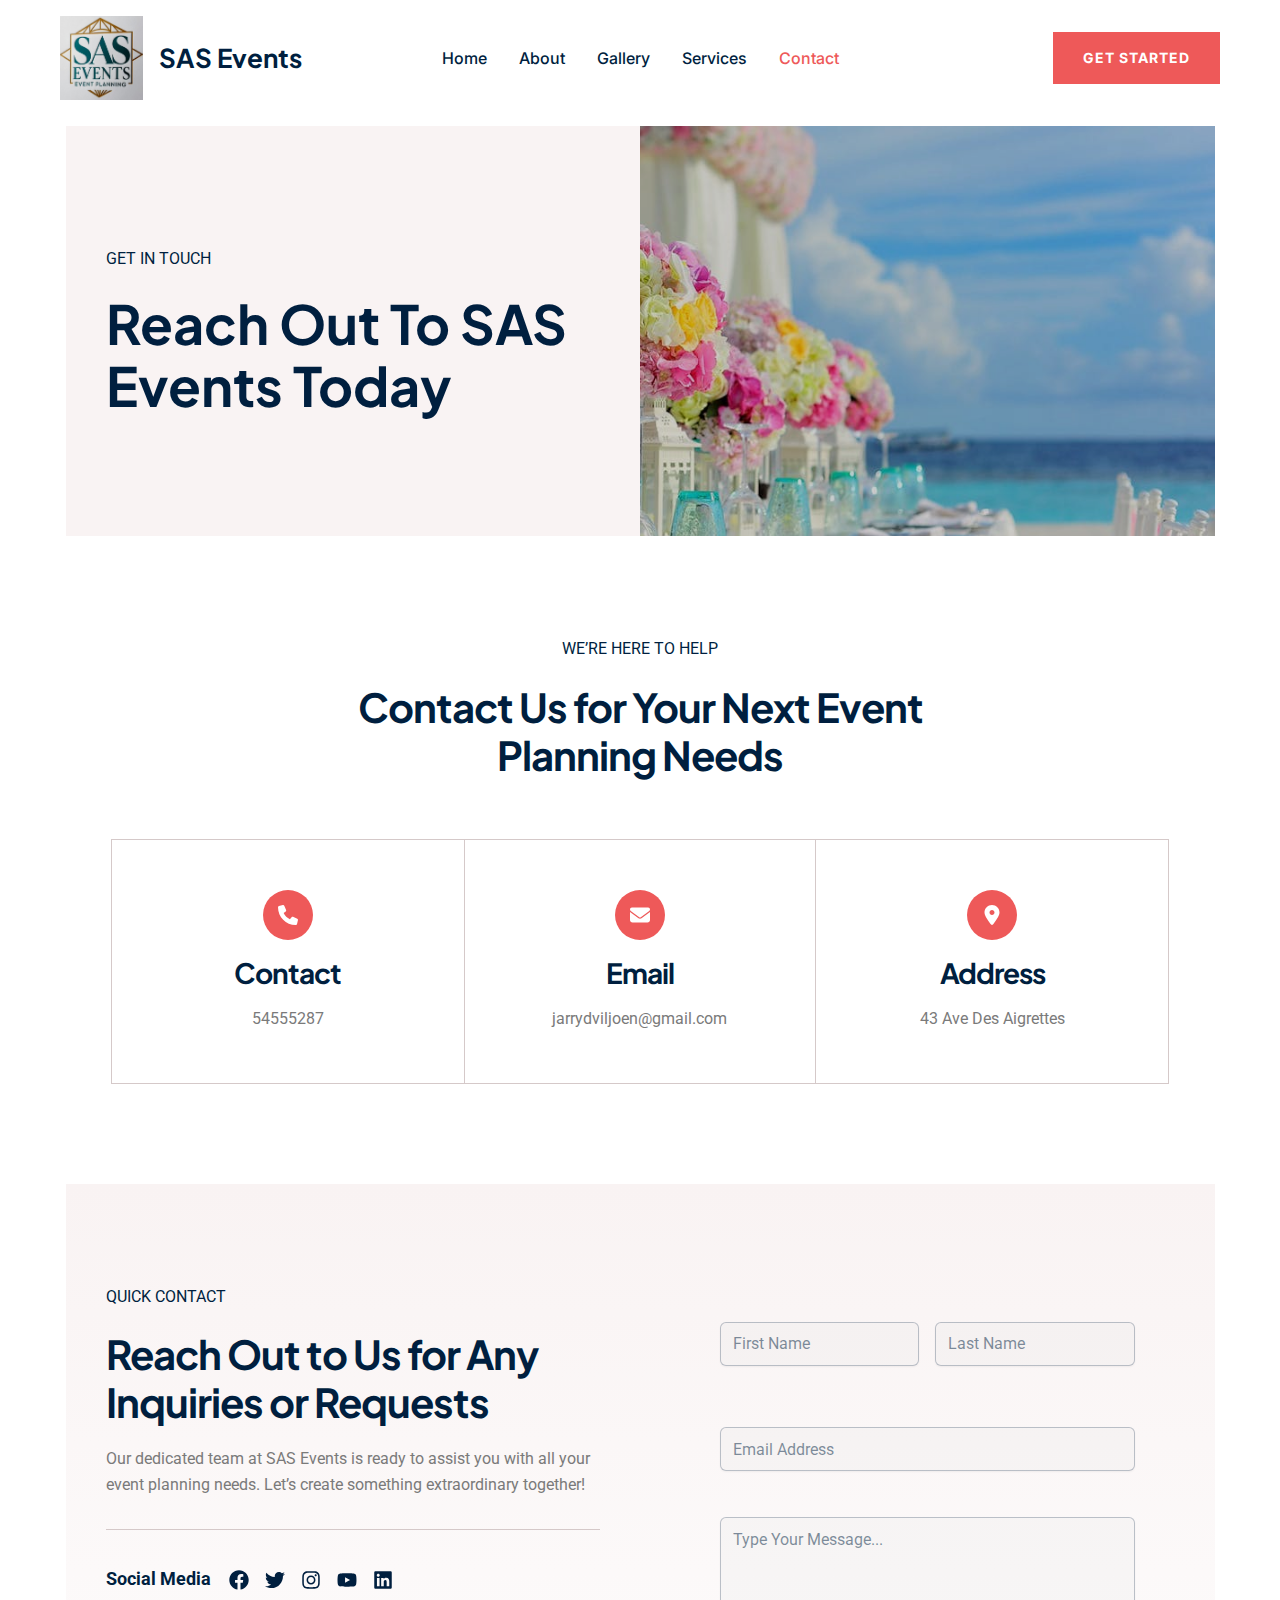
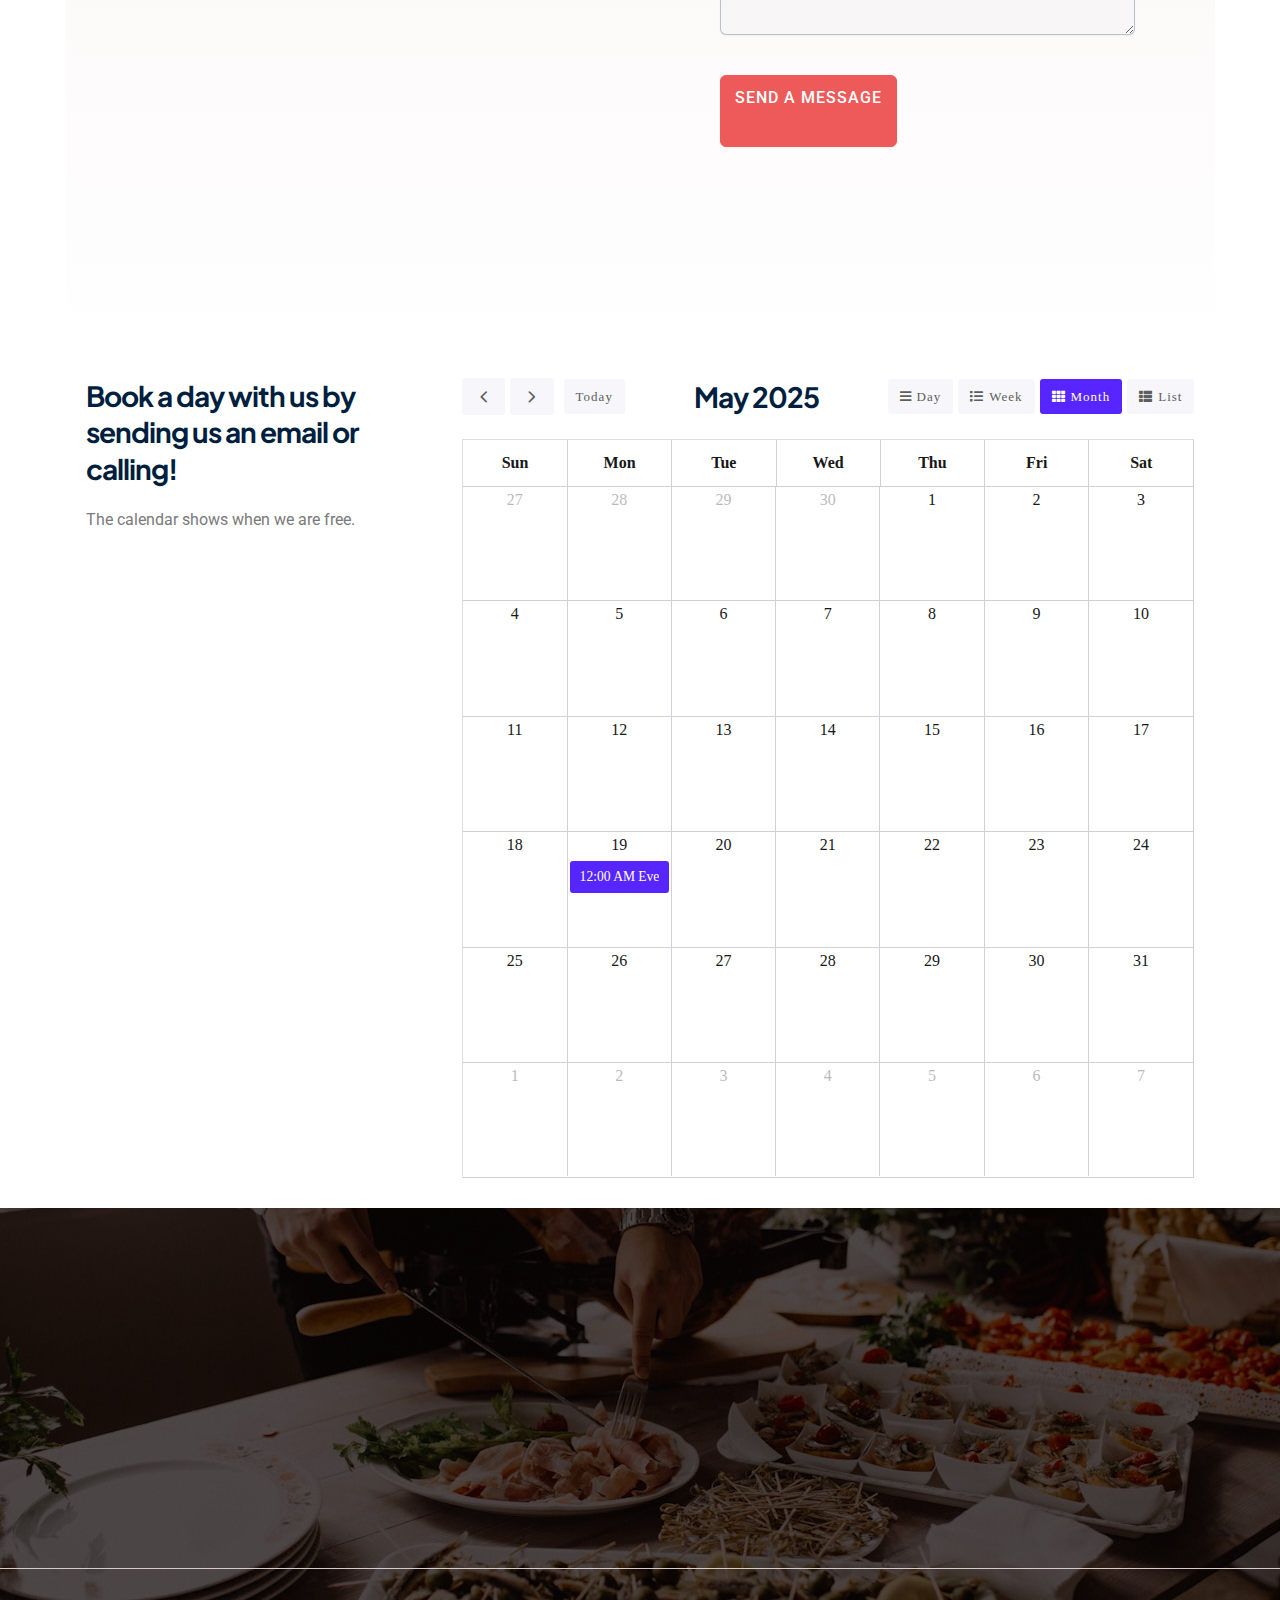
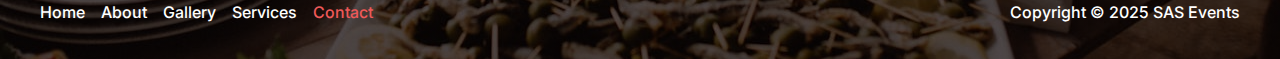
<file: about/contact/index.html>
<!DOCTYPE html>
<html>
	<head>
		<title>Redirecting...</title>
		<meta http-equiv="refresh" content="0;url=/contact/">
	</head>
	<body>
		<script type="text/javascript">
			window.location = "/contact/";
		</script>

		<p>You are being redirected to <a href="/contact/">/contact/</a></p>
	</body>
</html>
</file>
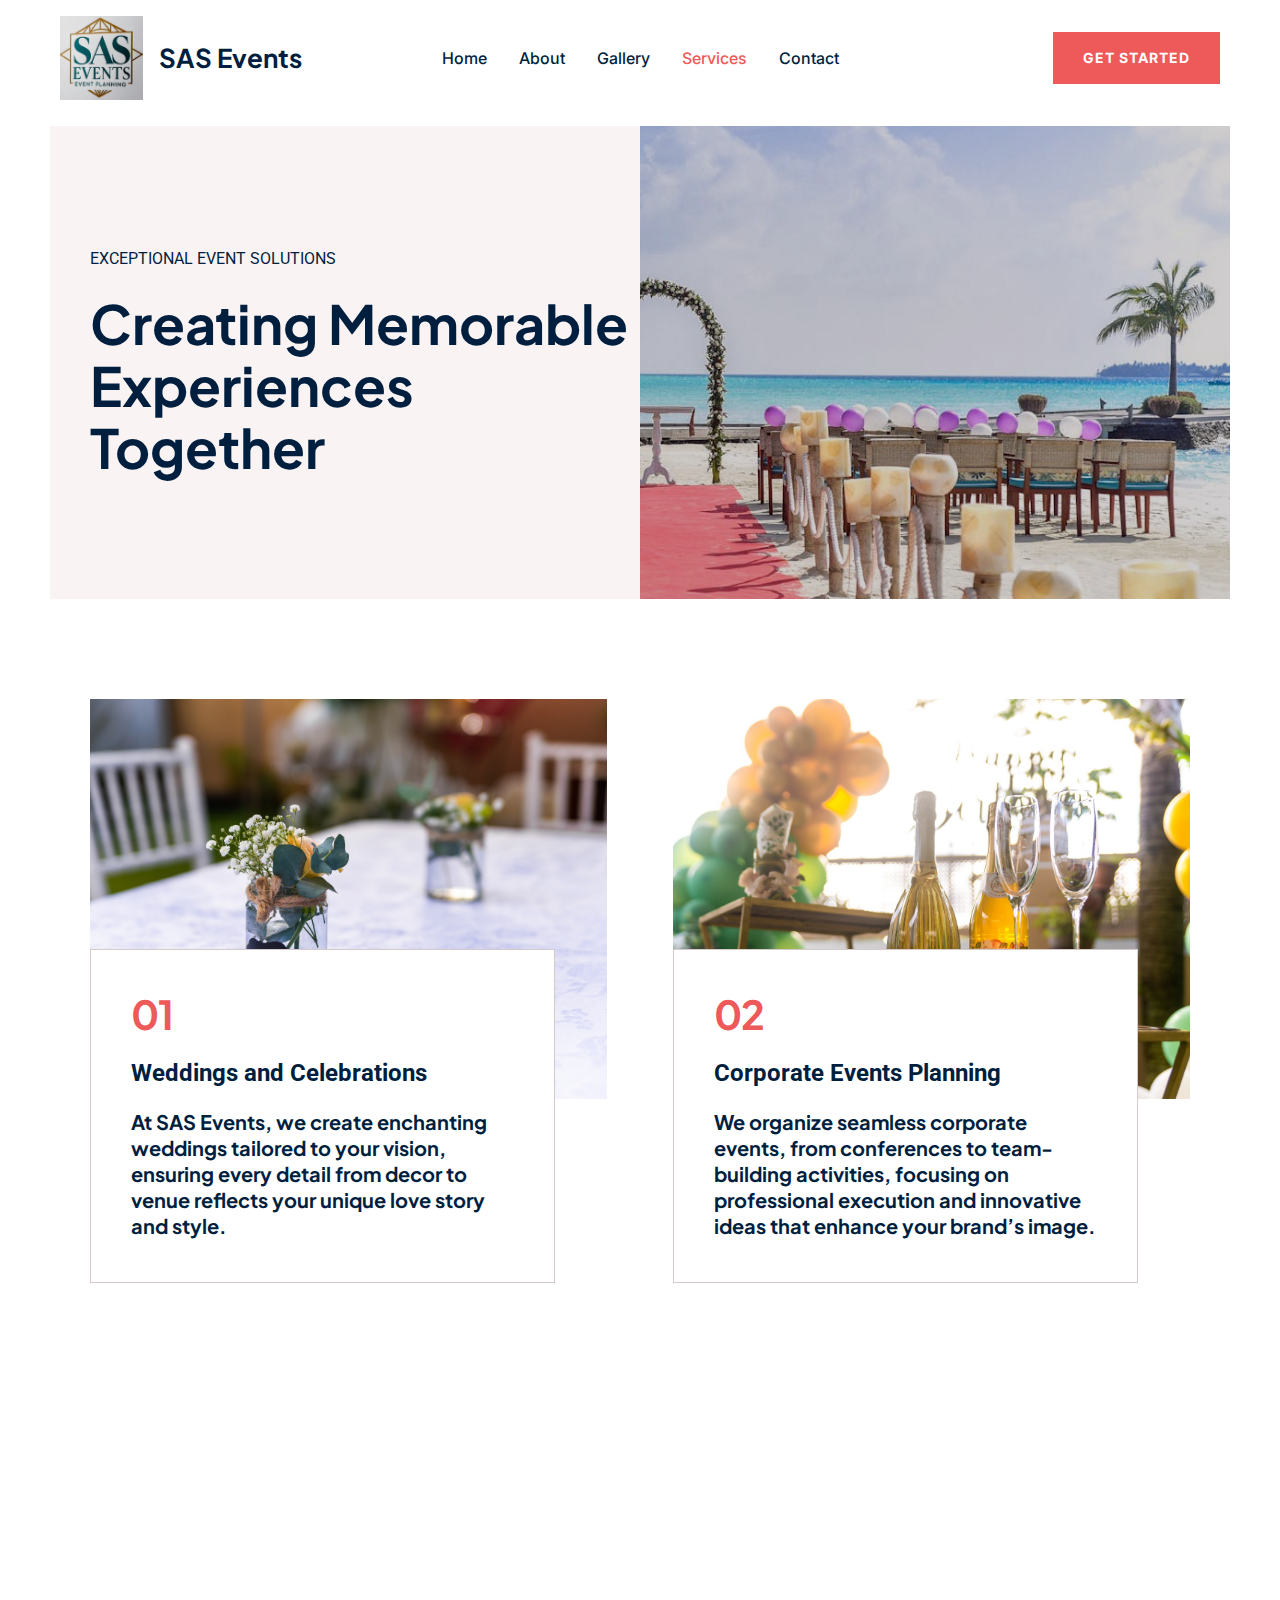
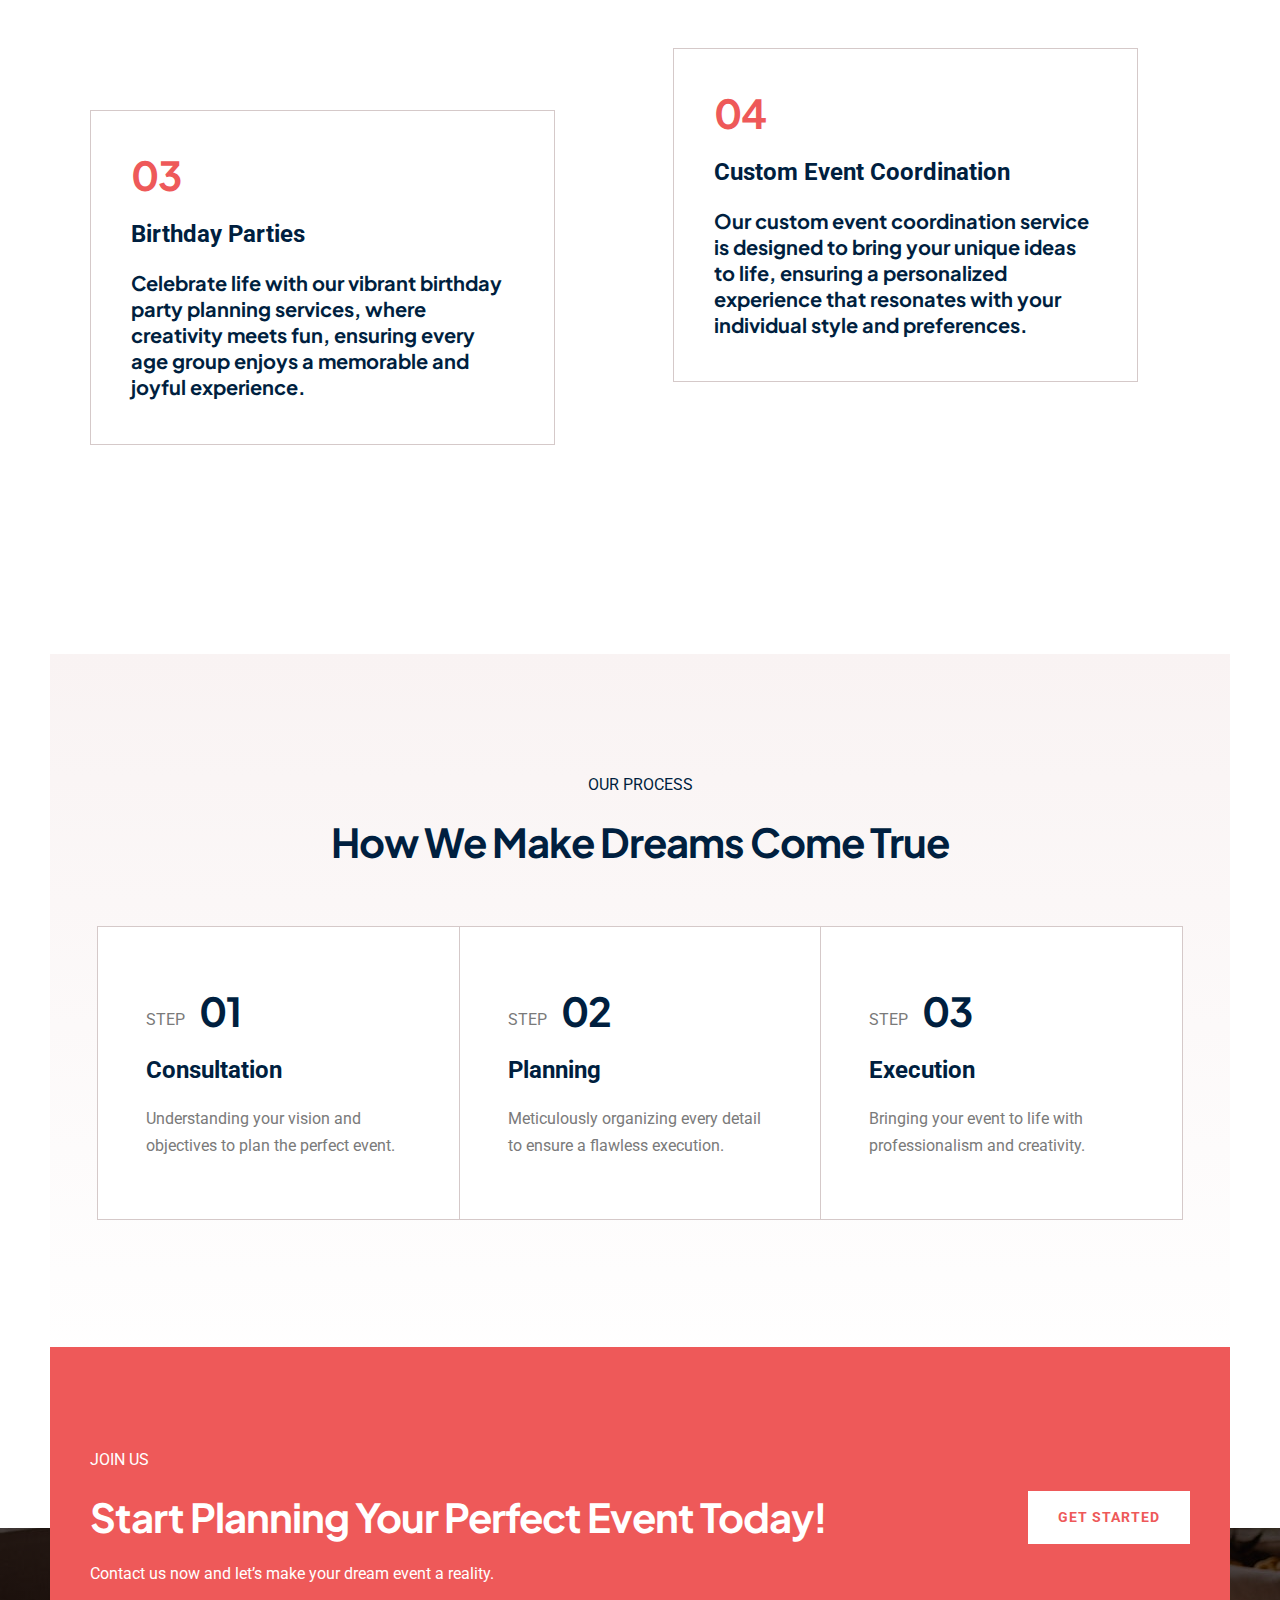
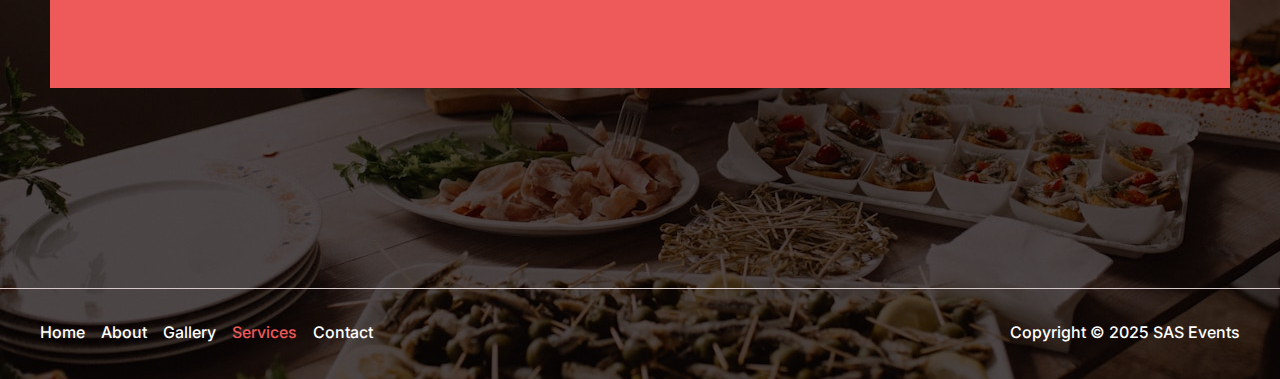
<file: home-2/services/index.html>
<!DOCTYPE html>
<html>
	<head>
		<title>Redirecting...</title>
		<meta http-equiv="refresh" content="0;url=/services/">
	</head>
	<body>
		<script type="text/javascript">
			window.location = "/services/";
		</script>

		<p>You are being redirected to <a href="/services/">/services/</a></p>
	</body>
</html>
</file>
<file: wp-content/plugins/embedpress/assets/css/embedpress.css>
/**
 * @package     EmbedPress
 * @author      EmbedPress <help@embedpress.com>
 * @copyright   Copyright (C) 2018 EmbedPress. All rights reserved.
 * @license     GPLv2 or later
 * @since       1.0
 */
.embedpress-wrapper {
    position: relative;
}

.ose-dailymotion.responsive,
.ose-kickstarter.responsive,
.ose-rutube.responsive,
.ose-ted.responsive,
.ose-vimeo.responsive,
.ose-youtube.responsive,
.ose-ustream.responsive,
.ose-google-docs.responsive,
.ose-animatron.responsive,
.ose-amcharts.responsive,
.ose-on-aol-com.responsive,
.ose-animoto.responsive,
.ose-soundcloud.responsive,
.ose-videojug.responsive,
.ose-facebook.responsive,
.ose-issuu.responsive {
    overflow: hidden;
    position: relative;
    height: auto;
}

.ose-dailymotion.responsive iframe,
.ose-kickstarter.responsive iframe,
.ose-rutube.responsive iframe,
.ose-ted.responsive iframe,
.ose-vimeo.responsive iframe,
.ose-vine.responsive iframe,
.ose-youtube.responsive iframe,
.ose-ustream.responsive iframe,
.ose-google-docs.responsive iframe,
.ose-animatron.responsive iframe,
.ose-amcharts.responsive iframe,
.ose-on-aol-com.responsive iframe,
.ose-animoto.responsive iframe,
.ose-soundcloud.responsive iframe,
.ose-videojug.responsive iframe,
.ose-issuu.responsive iframe {
    left: 0;
    top: 0;
    height: 100%;
    width: 100%;
    position: absolute;
}

/* 16:9 aspect ratio */
.ose-dailymotion.responsive,
.ose-kickstarter.responsive,
.ose-rutube.responsive,
.ose-ted.responsive,
.ose-vimeo.responsive,
.ose-youtube.responsive,
.ose-animatron.responsive,
.ose-amcharts.responsive,
.ose-on-aol-com.responsive,
.ose-animoto.responsive,
.ose-videojug.responsive {
    padding-bottom: 56.25%;
}

/* 1:1 aspect ratio */
.ose-vine.responsive {
    padding-bottom: 100%;
}

/* Mixed aspect ratio */
.ose-ustream.responsive {
    padding-bottom: 63.3%;
}

.ose-google-docs.responsive {
    padding-bottom: 62.6%;
}

.ose-google-docs.ose-google-docs-drawings.responsive {
    padding-bottom: 74.5%;
}

.ose-google-docs.ose-google-docs-document.responsive,
.ose-google-docs.ose-google-docs-forms.responsive,
.ose-google-docs.ose-google-docs-spreadsheets.responsive {
    padding-bottom: 142%;
}

.ose-soundcloud.responsive {
    padding-bottom: 155px;
}

.ose-issuu.responsive iframe {
    z-index: 2;
}

.ose-issuu.responsive {
    padding-bottom: 31.25%;
}

.ose-issuu>div>div>div:last-child {
    width: 100% !important;
    z-index: 0;
    position: absolute;
    bottom: 0;
}

.ose-mixcloud.responsive iframe {
    width: 100%;
}

/* Fix scrolling on iOS devices */
.ose-google-docs.responsive {
    -webkit-overflow-scrolling: touch;
    overflow-y: auto;
}

.ose-facebook.responsive iframe {
    padding-bottom: 0;
    width: 100%;
}

.elementor-widget iframe {
    max-height: 100% !important;
}

.elementor-cbutton-preview-wrapper {
    display: flex;
    flex-direction: column;
    justify-content: center;
    align-items: center;
    padding: 100px 30px;
    background: #fbf6f6;
}

@media only screen and (max-width: 800px) {

    .elementor-widget-embedpres_elementor .embedpress-facebook-vid-iframe,
    .embedpress-gutenberg-wrapper .embedpress-facebook-vid-iframe,
    .embedpress-facebook-vid-iframe {
        max-height: inherit !important;
    }

    .ep-first-video iframe {
        max-height: 100% !important;
    }

    .ep-youtube__content__block .youtube__content__body .content__wrap:not(.youtube-carousel) {
        grid-template-columns: repeat(auto-fit, minmax(calc(50% - 30px), 1fr)) !important;
    }
}

@media only screen and (max-width: 500px) {

    .elementor-widget-embedpres_elementor .embedpress-facebook-vid-iframe,
    .embedpress-gutenberg-wrapper .embedpress-facebook-vid-iframe,
    .embedpress-facebook-vid-iframe {
        max-height: 390px !important;
    }

    .ep-youtube__content__block .youtube__content__body .content__wrap:not(.youtube-carousel) {
        grid-template-columns: repeat(auto-fit, minmax(calc(100% - 30px), 1fr)) !important;
    }
}

.ose-matterport .embera-embed-responsive, .ose-matterport .embera-embed-responsive iframe {
    width: 100%;
    height: 100%;
}

.ose-deviantart img, .ose-deviantart a, .ose-deviantart div{
    width: 100%;
    height: 100%;
}

/*Meetup Event styling starts */
.ose-meetup {
    overflow: auto !important;
}

.ose-meetup img {
    height: auto;
}

article.embedpress-event div#sponsors {
    display: none;
}

.embedpress-event .link {
    color: #0098ab;
}

.embedpress-event .visibility--a11yHide {
    border: 0;
    clip: rect(0 0 0 0);
    position: absolute;
    overflow: hidden;
    margin: -1px;
    padding: 0;
    width: 1px;
    height: 1px;
}

.embedpress-event .text--small {
    font-size: 14px;
    margin: 0;
}

.embedpress-event .flex {
    display: flex;
    box-sizing: border-box;
}

.embedpress-event .flex--wrap {
    flex-wrap: wrap;
}

.embedpress-event .flex--row {
    align-items: center;
    box-sizing: border-box;
    display: flex;
    justify-content: flex-start;
    flex-direction: row;
    flex-wrap: nowrap;
}

.embedpress-event .flex-item {
    flex-basis: 0;
    flex-grow: 1;
    width: auto;
    min-width: 0;
    /*padding-left: 16px;*/
    box-sizing: border-box;
}

.embedpress-event .flex-item--shrink {
    flex-basis: auto;
    -webkit-box-flex: 0;
    flex-grow: 0;
    flex-shrink: 0;
    width: auto;
}

.embedpress-event .flex--row>.flex-item:first-child {
    padding-left: 0;
}

.embedpress-event .text--bold {
    font-weight: 700;
}

.embedpress-event h1,
.embedpress-event h2,
.embedpress-event h3,
.embedpress-event h4,
.embedpress-event h5,
.embedpress-event h6 {
    font-size: inherit;
}

.embedpress-event .ep-event--title {
    font-size: 32px;
    font-weight: 700;
}

.embedpress-event .ep-event--date {
    color: #757575;
    font-weight: 400;
    font-size: 16px;
}

/*Host*/
.embedpress-event .ep-event--host {
    margin-top: 20px;
    display: flex;
    align-items: center;
    margin-bottom: 20px;
}

.ep-event--host .avatar-print {
    border-radius: 50%;
    height: 50px;
    width: 50px;
}

.embedpress-event img.avatar--person {
    background-image: none !important;
    background-repeat: no-repeat;
    background-position: 50%;
    background-size: cover;
    border-radius: 50%;
    box-sizing: border-box;
    vertical-align: middle;
}

.event-info-hosts-text {
    padding-left: 20px;
    font-size: 16px;
    font-weight: 400;
}

.embedpress-event .event-description {
    margin-top: 20px;
}

.text--sectionTitle {
    font-size: 20px;
    line-height: 28px;
}

.ep-event--attendees {
    margin-top: 50px;
}

.ep-event--attendees>.flex {
    margin-bottom: 20px;
}

.ep-event--attendees .gridList {
    list-style: none;
    margin: 0 -16px 0 0;
    padding: 0;
}

.ep-event--attendees .gridList-item {
    width: auto;
}

.ep-event--attendees .gridList--autoHeight--has4>.gridList-item {
    flex: 0 0 50%;
    max-width: 50%;
}

.ep-event--attendees .groupMember-name {
    line-height: 1.2 !important;
}

.ep-event--attendees .avatar--person {
    margin-bottom: 15px;
    display: inline-block;
    border-radius: 50%;
}

.ep-event--attendees img.avatar-print {
    border-radius: 50%;
}

.ep-event--attendees .groupMember-role {
    font-size: 12px;
    color: #757575;
    padding-top: 2px;
    margin: 0;
}

.ep-event--attendees .groupMember {
    min-height: 100%;
    min-width: 128px;
    padding-left: 8px;
    padding-right: 8px;
}

.embedpress-event .align--center {
    text-align: center;
}

.embedpress-event .card {
    background: #fff;
    background-clip: padding-box;
    background-size: cover;
    border: 1px solid rgba(46, 62, 72, .12);
    border-radius: 8px;
    -webkit-box-sizing: border-box;
    box-sizing: border-box;
    display: block;
    min-height: 100%;
    padding: 16px 16px 18px;
    position: relative;
    white-space: normal;
}

.embedpress-event .card--hasHoverShadow {
    transition: box-shadow .25s cubic-bezier(.4, 0, .2, 1), transform .25s cubic-bezier(.4, 0, .2, 1);
}

.embedpress-event .ep-event-group-link {
    display: flex;
    flex-wrap: wrap;
    align-items: center;
    background: #ffffff;
    border-radius: 8px;
    padding: 20px;
    margin-bottom: 20px;
    border: 1px solid rgba(46, 62, 72, .12);
}

.embedpress-event .ep-event-group--name {
    padding-left: 20px;
    font-size: 14px;
    line-height: 1.45;
    margin: 0;
    width: 70%;
    word-break: break-word;
}

.embedpress-event .ep-event-group--image {
    -o-object-fit: cover;
    object-fit: cover;
    width: 56px;
    height: 56px;
    border-radius: 4px;
}

.embedpress-event .ep-event-time-location {
    background: #ffffff;
    border-radius: 8px;
    padding: 16px 20px 0 20px;
    border: 1px solid rgba(46, 62, 72, .12);
}

.embedpress-event .ep-event-time-location .ep-event-datetime,
.embedpress-event .ep-event-time-location .ep-event-location {
    padding-bottom: 20px;
}

.embedpress-event .ep-event-location .wrap--singleLine--truncate,
.embedpress-event .ep-event-time-location .ep-event-datetime {
    font-size: 15px;
    line-height: 1.5;
    color: #2e3e48;
    font-style: normal;
    margin: 0;
}

.embedpress-event .ep-event-location address {
    font-style: normal;
    margin: 0;
}

.embedpress-event .ep-event-location .venueDisplay-venue-address {
    font-style: normal;
    color: #757575;
    margin: 0;
}

.embedpress-event .ep-event-location p {
    line-height: 20px;
}

.ep-event--attendees .gridList-item {
    -webkit-box-sizing: border-box;
    box-sizing: border-box;
    display: inline-block;
    font-size: 1rem;
    margin: 0;
    vertical-align: top;
    width: 50%;
}

.gridList-itemInner {
    -webkit-box-sizing: border-box;
    box-sizing: border-box;
    height: 100%;
    padding: 0 16px 16px 0;
}

/*Youtube subscribe button*/
.embedpress-yt-subscribe {
    display: flex;
    align-items: center;
    align-content: start;
    text-align: center;
    gap: 1rem;
    max-width: 600px;
    width: 100%;
}

.embedpress-yt-subscribe .embedpress-yt-subscribe.dark {
    color: #ffffff;
}

.embedpress-yt-subscribe .embedpress-yt-sub-text {
    display: inline-block;
    margin: 0;
    padding: 0;
}

/* Meetup styling for new markup*/
.dewqijm {
    height: 100%;
    margin-right: 10px;
}

.dewqijm img[src^="image"] {
    display: none;
}

.dewqijm img[src^="http"] {
    height: 56px !important;
    width: 56px !important;
}

.dewqijm>div>div {
    display: none;
}

.embedpress-event .sticky button {
    display: none;
}

.embedpress-event .items-center {
    align-items: center;
}

/*Media query*/
@media only screen and (min-width: 530px) {
    .ep-event--attendees .gridList--autoHeight--has4>.gridList-item {
        flex: 0 0 33.333333%;
        max-width: 33.333333%;
    }
}

@media only screen and (min-width: 640px) {
    .embedpress-event .card {
        padding: 18px 18px 20px;
    }

    .ep-event--attendees .gridList--autoHeight--has4>.gridList-item {
        flex: 0 0 25%;
        max-width: 25%;
    }
}




/**
* NFT card frontend style
*/

.ose-opensea {
    height: 100% !important;
    width: calc(100% - 40px) !important;
    max-height: 100% !important;
}

.ose-github {
    overflow: auto;
}

.ep_nft_content_wrap.ep_nft__wrapper {
    display: grid;
}

.ep_nft_content_wrap.ep_nft__wrapper,
.ep_nft_content_wrap.ep_nft_list {
    grid-template-columns: repeat(auto-fit, minmax(250px, 1fr));
    grid-column-gap: 15px;
    grid-row-gap: 15px;
}

.ep_nft_content_wrap .ep_nft_item {
    padding-top: 15px;
    padding-right: 15px;
    padding-left: 15px;
    padding-bottom: 15px;
    background-color: #ffffff;
    border-radius: 10px;
    transition: background 0.5s, border 0.5s, border-radius 0.5s, box-shadow 0.5s;
    box-shadow: 0 4px 15px rgba(0, 0, 0, .09);
    overflow: hidden;
    padding: 15px;
    position: relative;
    transition: .3s ease-in-out;
}

.ep_nft_content_wrap.ep_nft__wrapper.nft_items.ep-grid .ep_nft_item {
    display: flex;
    flex-direction: column;
}

.ep_nft_content_wrap.ep_nft_list .ep_nft_item {
    justify-content: flex-start;
    align-items: flex-start;
}

.ep_nft_content_wrap.ep_nft__wrapper.preset-3 .ep_nft_item .ep_nft_content {
    background-color: #edecf6e6;
}

.ep_nft_content_wrap .ep_nft_thumbnail {
    margin-top: 0px;
    margin-right: 0px;
    margin-left: 0px;
    margin-bottom: 15px;
    border-radius: 5px;
}

.ep_nft_content_wrap .ep_nft_thumbnail img {
    height: 340px;
    border-radius: 5px;
    width: 100%;
    object-fit: cover;
}

.ep_nft_content .ep_nft_title {
    color: #333333;
    font-size: 16px;
    margin-top: 0px;
    margin-right: 0px;
    margin-left: 0px;
    margin-bottom: 15px;
    font-weight: 600;
    word-break: break-all;
}

.ep_nft_content {
    text-align: left;
}

.ep_nft_content .ep_nft_price {
    color: #333333;
    font-size: 14px;
    margin-top: 0px;
    margin-right: 0px;
    margin-left: 0px;
    margin-bottom: 0px;
    display: flex;
    font-weight: 600;
}

.ep_nft_content .ep_nft_price:first-child {
    margin-bottom: 10px;
}

span.eb_nft_currency {
    max-width: 28px;
    display: flex;
    align-items: center;
    justify-content: center;
}

span.eb_nft_currency svg {
    width: 100%;
    height: auto;
}

.ep_nft_content .ep_nft_price_wrapper {
    min-height: 20px;
}


.ep_nft_content .ep_nft_creator {
    color: #333333;
    font-size: 14px;
    margin-top: 0px;
    margin-right: 0px;
    margin-left: 0px;
    margin-bottom: 20px;
    display: flex;
    align-items: center;
    gap: 5px;
}

.ep_nft_content .ep_nft_creator a {
    color: #3080E2;
    font-size: 14px;
    text-decoration: none;
    word-break: break-all;
    text-decoration: none;
}

.ep_nft_content .ep_nft_creator img {
    height: 30px;
    width: 30px;
    border-radius: 50%;
}

.ep_nft_content .ep_nft_button button {
    margin-top: 0px;
    margin-right: 0px;
    margin-left: 0px;
    margin-bottom: 0px;
}

.ep_nft_content .ep_nft_button button a {
    background-color: #3080E2;
    color: #ffffff;
    font-size: 14px;
    padding-top: 15px;
    padding-right: 20px;
    padding-left: 20px;
    padding-bottom: 15px;
    transition: border 0.5s, border-radius 0.5s, box-shadow 0.5s;
}

.ep_nft_content .ep_nft_button button:hover a {
    background-color: rgb(46, 142, 238);
    color: #ffffff;
}

.ep-nft-gallery-wrapper .ep_nft_content_wrap.ep_nft__wrapper.ep-preset-1 .ep_nft_item:hover .ep_nft_button {
    opacity: 1;
    transform: translate(0);
    visibility: visible;
}


.ep-nft-gallery-wrapper.ep-nft-gallery-r1a5mbx .ep_nft_button a.ep-details-btn:hover {
    background-color: rgb(46, 142, 238);
    color: #ffffff;
}

.ep-nft-gallery-wrapper .ep_nft_content_wrap.ep_nft__wrapper.ep-preset-1 .ep_nft_item:hover .ep_nft_button {
    opacity: 1;
    transform: translate(0);
    visibility: visible;
}

.ep-nft-gallery-wrapper .ep_nft_content_wrap.ep_nft__wrapper.ep-preset-1 .ep_nft_item .ep_nft_button {
    bottom: 0;
    left: 0;
    opacity: 0;
    position: absolute;
    transform: translateY(30px);
    visibility: hidden;
    width: 100%;
    transition: 0.3s;
}

.ep-nft-gallery-wrapper.ep-nft-gallery-r1a5mbx .ep-nft-single-item-wraper .ep_nft_button {
    margin-top: auto;
    display: flex;
    justify-content: space-between;
    gap: 15px;
}

.ep-nft-gallery-wrapper.ep-nft-gallery-r1a5mbx .ep_nft_button a {
    background-color: #3080E2;
    color: #ffffff;
    font-size: 14px;
    padding: 10px 20px;
    transition: border 0.5s, border-radius 0.5s, box-shadow 0.5s;
    display: block;
    text-align: center;
    font-weight: 500;
    text-decoration: none;
}

.ep-nft-gallery-wrapper.ep-nft-gallery-r1a5mbx .ep_nft_button span.ep-nft-rank {
    color: #a88484;
    border-color: #a88484;
}

/* mimmikcssStart */


/* NFT List item CSS */

.ep_nft_content_wrap.ep_nft__wrapper.nft_items.ep-list .ep_nft_item {
    display: flex;
    gap: 15px;
    align-items: center;
    border-radius: 10px;
}

.ep_nft_content_wrap.ep_nft__wrapper.nft_items.ep-list .ep_nft_item .ep_nft_thumbnail {
    width: 55%;
}

.ep_nft_content_wrap.ep_nft__wrapper.nft_items.ep-list .ep_nft_item .ep_nft_content {
    width: calc(45% - 15px);
}

.ep_nft_content_wrap.ep_nft__wrapper.nft_items.ep-list .ep_nft_item .ep_nft_content .ep_nft_price.ep_nft_last_sale {
    margin-bottom: 15px;
}

.ep_nft_content_wrap.ep_nft__wrapper.nft_items .ep_nft_item .ep_nft_thumbnail svg {
    border-radius: 10px;
}

.ep_nft_content_wrap.ep_nft__wrapper.nft_items.ep-list .ep_nft_item .ep_nft_thumbnail img {
    height: 260px;
}

.ep-nft-single-item-wraper.ep_nft_content_wrap.ep_nft__wrapper.nft_items.ep-list .ep_nft_item .ep_nft_button a {
    border-radius: 10px;
    width: 100%;
    display: flex;
    align-items: center;
    justify-content: center;
}

.ep_nft_content_wrap.ep_nft__wrapper.nft_items.ep-grid.ep-preset-2 .ep_nft_content .ep_nft_price:last-child {
    margin-bottom: 15px;
}

.alignleft .ose-opensea,
.alignright .ose-opensea,
.aligncenter .ose-opensea {
    max-width: calc(100% - 40px) !important;
}

.embedpress-gutenberg-wrapper.alignright, .embedpress-gutenberg-wrapper.alignleft {
    width: 100%;
}

.embedpress-gutenberg-wrapper.alignright .ep-embed-content-wraper>div {
    float: right;
}

.embedpress-gutenberg-wrapper.aligncenter.ep-content-share-enabled .ep-embed-content-wraper {
    justify-content: center;
}

.embedpress-gutenberg-wrapper.alignright.ep-content-share-enabled .ep-embed-content-wraper {
    justify-content: right;
}

.embedpress-gutenberg-wrapper.alignleft.ep-content-share-enabled .ep-embed-content-wraper {
    justify-content: left;
}

.embedpress-gutenberg-wrapper.aligncenter {
    text-align: center;
    clear: both;
}

.theme-twentytwentythree footer.wp-block-template-part {
    clear: both;
}

/* mimmikcssEnd */

@media all and (max-width: 1024px) {

    /* tabcssStart */
    .ep_nft_content_wrap.ep_nft__wrapper,
    .ep_nft_content_wrap.ep_nft_list {
        grid-template-columns: repeat(3, 1fr) !important;
    }

    .alignleft .ose-opensea,
    .alignright .ose-opensea,
    .aligncenter .ose-opensea {
        max-width: 100% !important;
    }

    /* tabcssEnd */

}

@media all and (max-width: 991px) {

    /* tabcssStart */
    .ose-opensea {
        min-width: 100% !important;
        max-width: calc(100% - 40px) !important;
    }



    .ep_nft_content_wrap.ep_nft__wrapper,
    .ep_nft_content_wrap.ep_nft_list {
        grid-template-columns: repeat(2, 1fr) !important;
    }

    /* tabcssEnd */

}

@media all and (max-width: 767px) {

    /* mobcssStart */
    .ep_nft_content_wrap.ep_nft__wrapper,
    .ep_nft_content_wrap.ep_nft_list {
        grid-template-columns: repeat(1, 1fr) !important;
    }

    /* mobcssEnd */

}


/* NFT Single item CSS */
.ep-nft-single-item-wraper.ep_nft_content_wrap .ep_nft_item {
    box-shadow: none;
}

.ep-nft-rank-wraper {
    margin-bottom: 16px;
    font-weight: 600;
    color: #333;
    font-size: 16px;
}

.ep-nft-rank-wraper.ep-empty-label span {
    margin-left: 0px;
}

span.ep-nft-rank {
    padding: 2px 8px;
    border-radius: 7px;
    margin-left: 10px;
    display: inline-block;
    font-size: 14px;
    font-weight: 600;
    background: transparent !important;
    border: 1px solid #ddd;
    color: #333;
}

.ep-nft-single-item-wraper.ep_nft_content_wrap.ep_nft__wrapper.nft_items.ep-list .ep_nft_item .ep_nft_content {
    width: calc(55% - 15px);
}

.ep-nft-single-item-wraper.ep_nft_content_wrap.ep_nft__wrapper.nft_items.ep-list .ep_nft_item .ep_nft_thumbnail {
    width: 45%;
    height: 100%;
}

.ep-nft-single-item-wraper.ep_nft_content_wrap.ep_nft__wrapper.nft_items.ep-list .ep_nft_item .ep_nft_thumbnail img {
    height: 100%;
}

.ep-nft-single-item-wraper span.eb_nft_label {
    color: #333;
    /* margin-bottom: -10px; */
}

.ep-nft-single-item-wraper .ep_nft_content .ep_nft_price {
    display: flex;
    flex-direction: column;
    margin-right: 45px;
}

.ep-nft-single-item-wraper span.eb_nft_price {
    font-size: 30px;
    line-height: normal;
}

.ep-nft-single-item-wraper .ep_nft_content .ep_nft_creator img {
    height: 15px;
    width: 15px;
    border-radius: 50%;
}

.ep-nft-single-item-wraper .ep-usd-price {
    bottom: 0;
    font-size: 12px;
}

.ep-nft-single-item-wraper span.eb_nft_label {
    /* margin-bottom: -14px; */
    font-size: 15px;
}

.ep-nft-single-item-wraper .ep_nft_content .ep_nft_title {
    margin-bottom: 10px;
    font-size: 24px;
}

.ep-nft-single-item-wraper .CollectionLink--name svg {
    width: 20px;
    height: 20px;
    margin-left: 5px;
}

.ep-nft-single-item-wraper a.CollectionLink--link {
    font-size: 15px;
    font-weight: 500;
    text-decoration: none;
    margin-bottom: 15px;
    display: block;
    color: #3080E2;
}

.ep-nft-single-item-wraper sub.verified-icon {
    bottom: -5px;
    left: 4px;
}

/* toggle */
.ep-nft-single-item-wraper .ep-accordion {
    border: 1px solid #ddd;
    border-radius: 10px;
    margin-top: 15px;
    display: block;
}

.ep-nft-single-item-wraper .ep-toggle {
    display: none;
}

.ep-nft-single-item-wraper .ep-option {
    position: relative;
}

.ep-nft-single-item-wraper .ep-content {
    padding: 1em;
    border-top: 1px solid #ddd;
}

.ep-nft-single-item-wraper .ep-content {
    -webkit-backface-visibility: hidden;
    backface-visibility: hidden;
    transform: translateZ(0);
    transition: all 0.2s;
}

.ep-nft-single-item-wraper .ep-title {
    -webkit-backface-visibility: hidden;
    backface-visibility: hidden;
    transform: translateZ(0);
    transition: all 0.2s;
    padding: 1em;
    display: flex;
    color: #333;
    font-weight: bold;
    cursor: pointer;
    border-radius: 10px 10px 0 0;
    align-items: center;
}

.ep-nft-single-item-wraper label.ep-title svg {
    width: 20px;
    height: 20px;
    margin-right: 6px;
}

.ep-nft-single-item-wraper .ep-asset-detail-item {
    display: flex;
    justify-content: space-between;
    font-weight: 500;
}

.ep-nft-single-item-wraper .ep-asset-detail-item span {
    word-break: break-word;
    max-width: 75%;
}

.ep-nft-single-item-wraper .ep-content {
    display: block;
}

.ep-nft-single-item-wraper .ep-content p {
    margin: 0;
    padding: 0.5em 1em 1em;
    font-size: 0.9em;
    line-height: 1.5;
}

.ep-nft-single-item-wraper .ep-toggle:checked+.ep-title+.ep-content {
    display: none;
    background: transparent;
}



.ep-nft-single-item-wraper .ep_nft_content .ep_nft_price_wrapper {
    display: flex;
}

.ep-nft-single-item-wraper .ep-toggle+.ep-title:after {
    content: "";
    display: inline-block;
    position: absolute;
    width: 12px;
    height: 12px;
    background: transparent;
    text-indent: -9999px;
    border-top: 2px solid #bfbfbf;
    border-left: 2px solid #bfbfbf;
    transition: all 250ms ease-in-out;
    text-decoration: none;
    color: transparent;
    right: 15px;
    top: 50%;
    transform: rotate(45deg) translate(-20%, -5%);
}

.ep-nft-single-item-wraper .ep-toggle:checked+.ep-title:before {
    content: "";
    display: inline-block;
    position: absolute;
    width: 12px;
    height: 12px;
    background: transparent;
    text-indent: -9999px;
    border-top: 2px solid #bfbfbf;
    border-left: 2px solid #bfbfbf;
    transition: all 250ms ease-in-out;
    text-decoration: none;
    color: transparent;
    right: 15px;
    top: 50%;
    transform: rotate(225deg) translate(80%, 20%);
}

.ep-nft-single-item-wraper .ep-toggle:checked+.ep-title:after {
    display: none;
}

.ep-nft-single-item-wraper.ep_nft_content_wrap.ep_nft__wrapper.nft_items .ep_nft_item .ep_nft_button span.ep-nft-rank {
    pointer-events: none;
}

.ep-nft-single-item-wraper.ep_nft_content_wrap.ep_nft__wrapper.nft_items.ep-nft-single-item-wraper.ep-grid .ep_nft_content {
    margin-bottom: 20px;
}

.elementor-widget-embedpres_elementor .ep-nft-gallery-wrapper .ep-loadmore-wrapper button, .embedpress-gutenberg-wrapper .ep-nft-gallery-wrapper .ep-loadmore-wrapper button {
    display: none;
}

@media screen and (max-width: 1024px) {

    .ep-nft-single-item-wraper.ep_nft_content_wrap.ep_nft__wrapper, .ep-nft-single-item-wraper.ep_nft_content_wrap.ep_nft_list {
        grid-template-columns: repeat(1, 1fr) !important;
    }

}

@media screen and (max-width: 991px) {

    .ep-nft-single-item-wraper.ep_nft_content_wrap.ep_nft__wrapper, .ep-nft-single-item-wraper.ep_nft_content_wrap.ep_nft_list {
        grid-template-columns: repeat(1, 1fr) !important;
    }

    .ep-nft-single-item-wraper.ep_nft_content_wrap.ep_nft__wrapper.nft_items.ep-list .ep_nft_item {
        align-items: unset;
        flex-direction: column;
    }

    .ep-nft-single-item-wraper.ep_nft_content_wrap.ep_nft__wrapper.nft_items.ep-list .ep_nft_item .ep_nft_thumbnail {
        width: 100%;
    }

    .ep-nft-single-item-wraper.ep_nft_content_wrap.ep_nft__wrapper.nft_items.ep-list .ep_nft_item .ep_nft_content {
        width: 100%;
    }
}

@media screen and (max-width: 537px) {
    .ep-nft-single-item-wraper sub.ep-usd-price {
        margin-bottom: 15px;
        display: block;
    }

    .ose-google-drive iframe {
        height: 250px !important;

    }

    .ose-nrk-radio iframe {
        height: 400px !important;
    }

}

.emebedpress-unit-percent iframe {
    width: 100% !important;
}


/* Locked content form */

.password-form-container {
    width: 350px;
    text-align: center;
    padding: 30px;
    border-radius: 10px;
    box-shadow: 0px 0px 10px #f4eded;
    background-color: #f9f9ff;
    max-width: 100%;
    margin: auto;
}

.password-form-container h2 {
    font-size: 22px;
    margin-bottom: 15px;
    font-family: system-ui;
}

.password-form-container p {
    font-size: 12px;
    font-family: sans-serif;
    line-height: 1.4em;
    margin-bottom: 15px;
}

form.password-form {
    margin-bottom: 2px;
}

.password-form-container input[type="password"] {
    padding: 10px;
    border-radius: 5px;
    width: 100%;
    margin-bottom: 12px;
    font-size: 20px;
    color: #6354a5;
    outline: none;
    border: 1px solid #ddd;
    outline: 0;
    padding-left: 50px;
    font-family: sans-serif;
    height: 42px;
}

.password-form-container input[type="password"]::placeholder {
    color: #e0d1d1;
    font-size: 14px;
}

.password-field {
    position: relative;
}

.password-field span {
    position: absolute;
    top: 0px;
    left: 0px;
    display: flex;
    align-items: center;
    justify-content: center;
    height: 42px;
    width: 40px;
    background: #DED7FC;
    border-radius: 4px;
}

.password-field svg {
    width: 22px;
}

.password-form-container input[type="submit"] {
    padding: 12px 20px;
    background-color: #6354a5;
    color: #fff;
    border: none;
    border-radius: 5px;
    font-size: 14px;
    cursor: pointer;
    font-family: sans-serif;
    transition: background-color 0.3s ease, box-shadow 0.3s ease;
    font-weight: initial;
    white-space: normal;
    word-break: break-all;
    min-height: 42px;
}

.password-form-container button:hover {
    background-color: #0062cc;
    box-shadow: 0px 0px 10px #007bff;
}

.password-form-container .error-message {
    color: #ff0000;
    margin-top: 20px;
    font-size: 12px;
    line-height: 1.4em;
}

.password-form-container .error-message.hidden {
    display: none;
}

p.need-access-message {
    margin-bottom: 2px;
    margin-top: 13px;
}

.wp-block-embed__wrapper {
    display: inline-block;
    width: 100%;
    max-width: 100% !important;
}

.wp-block-embed__wrapper.position-right-wraper, .wp-block-embed__wrapper.position-right-wraper {
    max-width: calc(100% - 40px) !important;
}

.ep-elementor-content {
    position: relative;
    display: inline-block;
    max-width: 100%;
}

.ep-elementor-content.source-opensea {
    display: block;
}

/* social share css */
.wp-block-embedpress-embedpress>div, .ep-gutenberg-content {
    position: relative;
    clear: both;
}

.gutenberg-pdf-wraper {
    position: relative;
    width: 100%;
}

.presentationModeEnabledIosDevice {
    position: fixed;
    left: 0;
    top: 0;
    border: 0;
    height: 100% !important;
    width: 100% !important;
    z-index: 999999;
    min-width: 100% !important;
    min-height: 100% !important;
}

.ep-embed-content-wraper {
    width: 100%;
}

.embedpress-gutenberg-wrapper.popup_button, .embedpress-elements-wrapper.popup_button {
    display: none !important;
}

.elementor-element-edit-mode .embedpress-elements-wrapper.popup_button {
    display: block !important;
}

.ep-content-share-enabled .ep-embed-content-wraper {
    display: flex !important;
}

.ep-content-share-enabled .ep-embed-content-wraper.hidden {
    display: none !important;
}

.ep-share-position-right .ep-embed-content-wraper {
    flex-direction: row;
}

.ep-content-share-enabled .ep-embed-content-wraper>div:first-child {
    width: 100%;
}

.ep-share-position-left .ep-embed-content-wraper {
    flex-direction: row-reverse;
}

.ep-share-position-bottom .ep-embed-content-wraper {
    flex-direction: column;
}

.ep-share-position-top .ep-embed-content-wraper {
    flex-direction: column-reverse;
}

.ep-fixed-width .gutenberg-pdf-wraper {
    display: inline-block;
}

.ep-percentage-width .embedpress-inner-iframe {
    width: 100%;
}

/* social share css */

.ep-social-share {
    display: flex;
    align-items: center;
}

.ep-social-share.share-position-right {
    right: -40px;
    top: 0;
    flex-direction: column;
}

.ep-social-share.share-position-left {
    left: 0px;
    top: 0;
    flex-direction: column;
}

.ep-social-share.share-position-bottom, .ep-social-share.share-position-top {
    justify-content: center;
}

.embedpress-gutenberg-wrapper .ep-social-share.share-position-left, .ep-elementor-content .ep-social-share.share-position-left {
    left: -40px;
}

.ep-social-icon {
    display: flex;
    justify-content: center;
    align-items: center;
    width: 40px;
    height: 40px;
    margin: 0;
    color: #fff;
    text-decoration: none;
    font-size: 20px;
}

.ep-social-icon:hover {
    opacity: 0.8;
}

.ep-social-share svg {
    width: 20px;
    height: auto;
}

a.ep-social-icon.pinterest svg {
    height: 25px;
}

.ep-social-share .facebook {
    background-color: #3b5998;
}

.ep-social-share .facebook svg {
    width: 40px;
}

.ep-social-share .twitter {
    background-color: #55acee;
}

.ep-social-share .pinterest {
    background-color: #bd081c;
}

.ep-social-share .linkedin {
    background-color: #0077b5;
}

.ep-social-share .reddit {
    background-color: #ff4500;
}

.ep-social-icon i {
    margin-right: 0;
}

.ep-content-locked .watermark {
    display: none !important;
}

.ep-content-protection-enabled .watermark {
    display: none !important;
}

.embedpress-pro-control.not-active {
    pointer-events: none;
}

.pro__alert__wrap .pro__alert__card h2 {
    font-size: 32px;
    font-weight: 450;
    color: #131f4d;
    margin-bottom: 15px;
}

.pro__alert__wrap .pro__alert__card p {
    font-size: 14px;
    font-weight: 400;
    color: #7c8db5;
    margin-top: 10px;
}

.pro__alert__wrap .pro__alert__card p a {
    text-decoration: underline;
    font-weight: 700;
    color: #131f4d;
}

.emebedpress-unit-percent, .ep-elementor-content.ep-percentage-width {
    width: 100%;
}

/* Documents viewer style */
[data-theme-mode='dark'] {
    --viewer-primary-color: #343434;
    --viewer-icons-hover-bgcolor: #453838;

}

[data-theme-mode='light'] {
    --viewer-primary-color: #f2f2f6;
    --viewer-icons-color: #343434;
    --viewer-icons-hover-bgcolor: #e5e1e9;
}

@media (prefers-color-scheme: dark) {
    :root {
        --viewer-primary-color: #343434;
        --viewer-icons-color: #f2f2f6;
        --viewer-icons-hover-bgcolor: #453838;

    }
}

@media (prefers-color-scheme: light) {
    :root {
        --viewer-primary-color: #f2f2f6;
        --viewer-icons-color: #343434;
        --viewer-icons-hover-bgcolor: #e5e1e9;

    }
}

.ep-file-download-option-masked::after, .ep-external-doc-icons {
    background: var(--viewer-primary-color);
}

.ep-external-doc-icons svg path {
    fill: var(--viewer-icons-color);
}

.ep-doc-draw-icon svg path {
    fill: var(--viewer-primary-color);
    stroke: var(--viewer-icons-color);
}

.ep-external-doc-icons svg:hover svg path {
    fill: var(--viewer-icons-color);
    stroke: var(--viewer-icons-color);
}

.ep-external-doc-icons svg:hover {
    background-color: var(--viewer-icons-hover-bgcolor);
}

.ep-file-download-option-masked {
    position: relative;
}

.ep-file-download-option-masked {
    position: relative;
    width: 100%;
    height: 100%;
    overflow: hidden;
}

.ep-file-download-option-masked .overlay {
    position: absolute;
    top: 0;
    left: 50%;
    transform: translateX(-50%);
    width: calc(100% - 15px);
    height: calc(100% - 45px);
    background-color: rgb(66 23 23 / 0%);
    pointer-events: unset;
    z-index: 1;
    user-select: none;
    max-width: 800px;
    margin: 0 auto;
}


.ep-file-download-option-masked.ep-file-xls .overlay {
    height: calc(100% - 78px);
}

.ep-file-download-option-masked iframe {
    width: 100%;
    height: 100%;
    pointer-events: auto;
}


.ep-file-download-option-masked.enabled-text-copy {
    pointer-events: all;
}

.embed-download-disabled {
    width: 200px;
    height: 22px;
    background: #444444;
    position: absolute;
    right: 2px;
    bottom: 8px;
    opacity: 0;
}

.cui-toolbar-button-right {
    display: none !important;
}

.ndfHFb-c4YZDc-Wrql6b {
    display: none;
}

.ep-external-doc-icons {
    position: absolute;
    display: flex;
    flex-direction: revert;
    background: var(--viewer-primary-color);
    border-radius: 6px;
    z-index: 2;
    bottom: -18px;
    left: 50%;
    transform: translate(-50%, -50%);
    padding: 0 10px;
}

.ep-external-doc-icons svg {
    width: 30px;
    height: 30px;
    cursor: pointer;
    transition: 0.3s;
    padding: 5px;
    border-radius: 4px;
}

.block-editor-block-list__block .ep-gutenberg-file-doc .ep-external-doc-icons svg {
    width: 22px;
    height: 22px;
}

.block-editor-block-list__block .ep-gutenberg-file-doc .ep-doc-download-icon svg, .block-editor-block-list__block .ep-gutenberg-file-doc .ep-doc-fullscreen-icon svg {
    width: 20px !important;
}

.ep-doc-minimize-icon svg, .ep-doc-fullscreen-icon svg {
    padding: 6px;
}

.ep-external-doc-icons svg:hover {
    border-radius: 4px;
}

.ep-doc-draw-icon.active svg {
    background: var(--viewer-icons-hover-bgcolor);
}

.ep-doc-download-icon, .ep-doc-print-icon, .ep-doc-fullscreen-icon, .ep-doc-popup-icon, .ep-doc-draw-icon, .ep-doc-minimize-icon {
    display: flex;
    align-items: center;
    justify-content: center;
    width: 40px;
    height: 40px;
    /* background: var(--viewer-primary-color); */
}

.elementor .elementor-element.elementor-element .embedpress-document-embed .fullscreen-enabled iframe, .embedpress-document-embed .fullscreen-enabled iframe {
    width: 100% !important;
    height: 100% !important;
}

.ep-file-download-option-masked.ep-file-link.fullscreen-enabled iframe {
    margin-left: 22%;
}

.ep-file-download-option-masked::after {
    position: absolute;
    width: 100%;
    height: 30px;
    background: var(--viewer-primary-color);
    z-index: 1;
    bottom: 0;
    content: '';
    left: 0;
}

.ep-file-download-option-masked.ep-file-docx::after {
    bottom: 0;
}

.ep-file-download-option-masked.ep-file-docx.ep-powered-by-enabled::after {
    bottom: 0px;
    background: white;
    height: 22px;
}

.ep-file-download-option-masked.ep-file-docx.ep-powered-by-enabled.fullscreen-enabled::after {
    bottom: 0;
}


canvas.ep-doc-canvas {
    position: absolute;
    z-index: 1;
    left: 0;
    bottom: 0;
    right: 0;
    top: 0;
    clear: both;
    margin: auto;
    display: none;
}

/* .ep-file-download-option-masked::after, .ep-file-download-option-masked iframe {
    pointer-events: none;
    user-select: none;
    opacity: 0;
  } */

/* custom player css */
:root {
    /* --plyr-color-main: #3700ff85; */
    --plyr-control-icon-size: 15px;
    --plyr-range-track-height: 3px;
    --plyr-range-thumb-height: 10px;

}

.plyr--audio .plyr--full-ui input[type=range] {
    color: red !important;
}

.ep-embed-content-wraper input[type=range]::-webkit-slider-runnable-track {
    box-shadow: none;
}

.ep-embed-content-wraper input[type=range]::-moz-range-track {
    box-shadow: none;
}

a.plyr__controls__item.plyr__control {
    border-radius: inherit;
    color: inherit !important;
}

.plyr-initialized button:focus {
    background-color: var(--plyr-color-main);
}

.custom-player-preset-1 .plyr__controls {
    background: var(--plyr-color-main) !important;
    padding: 0 !important;
}

.custom-player-preset-1 button.plyr__control {
    border-radius: 0;
}

.custom-player-preset-1 a.plyr__controls__item.plyr__control {
    border-radius: inherit;
}

.custom-player-preset-1 button.plyr__control.plyr__control--overlaid[data-plyr="play"], .custom-player-preset-2 button.plyr__control.plyr__control--overlaid[data-plyr="play"] {
    width: 100px !important;
    text-align: center;
    display: flex;
    align-items: center !important;
    justify-content: center;
    height: 60px;
}

.custom-player-preset-1 button.plyr__control.plyr__control--overlaid[data-plyr="play"] svg, .custom-player-preset-2 button.plyr__control.plyr__control--overlaid[data-plyr="play"] svg {
    width: 22px;
    height: 22px;
}

.custom-player-preset-1 .plyr__control:focus {
    border: none;
}

.custom-player-preset-2 a.plyr__controls__item.plyr__control, .custom-player-preset-2 button.plyr__control.plyr__control--overlaid[data-plyr="play"], .preset-default a.plyr__controls__item.plyr__control {
    border-radius: 4px;
}

.custom-player-preset-3 .plyr__controls, .custom-player-preset-4 .plyr__controls {
    background: var(--plyr-color-main) !important;
    padding: 0 !important;
}


.custom-player-preset-4 button.plyr__control.plyr__control--overlaid {
    display: none !important;
}

/* Overite plyr css  */
figure .plyr--full-ui .plyr__video-embed>.plyr__video-embed__container {
    padding-bottom: inherit !important;
}

.plyr {
    background-color: black;
}

.pip-mode {
    position: fixed !important;
    width: 320px !important;
    height: 180px !important;
    top: calc(100% - 200px) !important;
    left: calc(100% - 340px) !important;
    z-index: 9999;
    border-radius: 15px !important;

}

.plyr [data-plyr="pip"] {
    display: block !important;
}

.pip-mode .plyr__video-wrapper {
    pointer-events: none;

}

.pip-mode .pip-play {
    display: none;
}

.pip-mode .pip-play, .pip-mode .pip-pause {
    opacity: 0 !important;
    position: absolute;
    top: 50%;
    left: 50%;
    transform: translate(-50%, -50%);
    background: #0000004a;
    z-index: 1;
    display: flex;
    align-items: center;
    justify-content: center;
    width: 30px;
    height: 30px;
    border-radius: 50px;
    cursor: pointer;
}

.pip-mode .pip-close {
    opacity: 0;
    position: absolute;
    right: 10px;
    top: 10px;
    background: #0000004a;
    z-index: 1;
    display: flex;
    align-items: center;
    justify-content: center;
    width: 30px;
    height: 30px;
    border-radius: 50px;
    cursor: pointer;
}

.pip-mode:hover .pip-play, .pip-mode:hover .pip-close, .pip-mode:hover .pip-pause {
    opacity: 1 !important;
}

.pip-mode .overlay-mask {
    position: absolute;
    top: 0;
    left: 0;
    right: 0;
    bottom: 0;
}

.pip-mode iframe {
    pointer-events: none !important;
}

[data-playerid] {
    opacity: 0;
}

[data-playerid].audio.plyr-initialized {
    opacity: 1;
}

.plyr--paused.plyr__poster-enabled .plyr__poster {
    display: block !important;
    opacity: 1;
    background-size: cover;
}

@media only screen and (max-width: 767px) {
    .plyr__controls [data-plyr="restart"], .plyr__controls [data-plyr="rewind"], .plyr__controls [data-plyr="fast-forward"], .plyr__controls [data-plyr="pip"] {
        display: none !important;
    }

    .plyr__video-wrapper iframe {
        max-height: 100% !important;
    }

    .plyr__controls .plyr__volume input[type=range] {
        max-width: 40px;
        min-width: 40px;
    }
}

/* Instagram profile info design  */
/* Base styles for the profile header */
.profile-header {
    display: flex;
    align-items: center;
    padding: 16px;
    border-bottom: 1px solid #ddd;
    justify-content: center;
    gap: 30px;
    padding-bottom: 30px;
}

/* Styling for the container holding the tabs */
.posts-tab-options {
    text-align: center;
    margin: 0;
}

/* Styling for the tabs */
.posts-tab-options .tabs {
    list-style: none;
    padding: 0;
    margin: 0;
    display: inline-flex;
    border-radius: 5px;
    gap: 25px;
    padding: 0;
}

.posts-tab-options .tabs svg {
    width: 15px;
    height: 15px;
}

li[data-media-type="ALL"] svg {
    width: 12px;
    height: 12px;
}

.posts-tab-options .tabs li {
    margin-right: 15px;
    cursor: pointer;
    padding: 10px 0;
    text-transform: uppercase;
    font-size: 12px;
    font-weight: 500;
    display: flex;
    align-items: center;
    justify-content: center;
    gap: 6px;
}

.posts-tab-options .tabs li:last-child {
    margin-right: 0;
}

/* Styling for the active tab */
.posts-tab-options .tabs li.active {
    /* border-top: 1px solid rgb(115,115,115); */
    position: relative;
    color: rgb(115, 115, 115);

}

.posts-tab-options .tabs li svg {
    border-radius: 2px;
}

.posts-tab-options .tabs li.active svg {
    color: rgb(115, 115, 115);
}

.posts-tab-options .tabs li:hover, .posts-tab-options .tabs li:hover svg, .posts-tab-options .tabs li:hover .fill-color {
    color: rgb(115, 115, 115);
}

.posts-tab-options .tabs li:hover .fill-color, .posts-tab-options .tabs li.active .fill-color {
    fill: rgb(115, 115, 115) !important;
}

.posts-tab-options .tabs li.active::after {
    content: '';
    position: absolute;
    top: -1px;
    height: 1px;
    width: 100%;
    background-color: rgb(115, 115, 115);
    left: 0;
    right: 0;
}

/* Styles for the profile image and change photo button */
.profile-image {
    margin-right: 16px;
}

.posts-count {
    margin-right: 15px;
}

.profile-image img {
    width: 120px;
    height: 120px !important;
    object-fit: cover;
    border-radius: 50% !important;
    border: 3px solid #037bff;
}

.change-photo-button {
    background-color: transparent;
    border: none;
    cursor: pointer;
}

.change-photo-image {
    width: 100px;
    height: 100px;
    border-radius: 50%;
    object-fit: cover;
}

/* Styles for the profile username and edit profile button */
.username-section {
    display: flex;
    align-items: center;
    margin-bottom: 8px;
}

.profile-link {
    text-decoration: none;
}

.username {
    font-size: 18px;
    font-weight: bold;
    margin-right: 12px;
}

.edit-profile-link {
    text-decoration: none;
    color: #3897f0;
    font-weight: bold;
}

/* Styles for the profile stats */
.profile-stats {
    display: flex;
    margin-bottom: 8px;
}

.stats-list {
    list-style: none;
    margin: 0;
    padding: 0;
    display: flex;
}

.stats-list li {
    margin-right: 24px;
    font-size: 14px;
}

/* Styles for the profile bio */
.bio-section {
    margin-bottom: 12px;
    text-align: left;
}

section.profile-details div:last-child {
    margin: 0;
}


.bio {
    font-size: 14px;
}

a.edit-profile-link {
    padding: 8px 15px;
    background: #efefef;
    text-decoration: none !important;
    border-radius: 7px;
    color: #222;
    font-size: 12px;
    font-weight: 500;
}

span.count {
    font-weight: 600;
}

a.followers-link {
    text-decoration: none !important;
}


/* Hover effect for the edit profile button */

a.profile-link, a.profile-link h2 {
    font-size: 20px;
    text-decoration: none !important;
    margin: 0;
    margin-right: 15px;
}

/* Instagram feed layout design */
.embedpress-insta-container {
    overflow: hidden;
    position: relative;
}

.ose-instagram-feed {
    max-height: 100% !important;
    height: 100% !important;
}


.insta-grid .embedpress-insta-container .insta-gallery {
    display: grid;
    grid-template-columns: repeat(3, minmax(0, 1fr));
    /* Set 3 columns */
    gap: 15px;
    grid-auto-flow: row;
    /* Ensure items flow in rows */
}


.insta-carousel .embedpress-insta-container .insta-gallery {
    grid-auto-columns: calc(25% + 0px);
    gap: 0px;
    left: 0px;
}

.insta-masonry .embedpress-insta-container .insta-gallery {
    column-count: 3;
    gap: .5em;
    margin: auto;
    width: 100%;
    display: inherit;
}


.insta-grid .embedpress-insta-container .insta-gallery-item {
    position: relative;
    color: #fff;
    cursor: pointer;
    height: 350px;
}

.embedpress-insta-container .insta-gallery-item:hover {
    cursor: pointer;
}

.insta-masonry .embedpress-insta-container .insta-gallery .insta-gallery-item {
    height: auto;
    margin-bottom: .5em;
}


.insta-masonry .embedpress-insta-container .insta-gallery .insta-gallery-item video.insta-gallery-image {
    height: 550px;
    margin-bottom: -13px;
}

.embedpress-insta-container .insta-gallery-item .insta-gallery-item-info,
.embedpress-insta-container .insta-gallery-item .insta-gallery-item-info {
    display: flex;
    justify-content: center;
    align-items: center;
    position: absolute;
    top: 0;
    width: 100%;
    height: 100%;
    background-color: rgba(0, 0, 0, 0.7);
    transition: 0.3s;
    opacity: 0;
    visibility: hidden;
}

.insta-masonry .embedpress-insta-container .insta-gallery-item .insta-gallery-item-info {
    height: calc(100% + 4px);
}


.embedpress-insta-container .insta-gallery-item:hover .insta-gallery-item-info,
.embedpress-insta-container .insta-gallery-item:hover .insta-gallery-item-info {
    opacity: 1;
    visibility: visible;
}

.embedpress-insta-container .insta-gallery-item-info ul {
    display: flex;
    align-items: center;
    justify-content: center;
    padding: 0;
    margin: 0;
    height: 100%;
}

.embedpress-insta-container .insta-gallery-item-info li {
    display: flex;
    align-items: center;
    font-size: 1.7rem;
    font-weight: 600;
    gap: 5px;
}

.embedpress-insta-container .insta-gallery-item-likes {
    margin-right: 2.2rem;
}

.embedpress-insta-container .insta-gallery-item-type {
    position: absolute;
    right: 1rem;
    top: 1rem;
    text-shadow: 0.2rem 0.2rem 0.2rem rgba(0, 0, 0, .1);
}

.embedpress-insta-container .insta-gallery-image {
    width: 100%;
    height: 100%;
    object-fit: cover;
    min-height: 320px;
}

.insta-masonry .embedpress-insta-container .insta-gallery-image {
    margin-bottom: -13px;
}

.insta-gallery-item-info svg {
    width: 40px;
    height: 40px;
}

.insta-item-reaction-count {
    display: flex;
}

.insta-item-reaction-count .insta-gallery-item-likes, .insta-item-reaction-count .insta-gallery-item-comments {
    display: flex;
    align-items: center;
    justify-content: center;
    gap: 6px;
    font-size: 20px;
    font-weight: bold;
    color: #fff;
}

.insta-gallery-item-info .insta-item-reaction-count svg {
    width: 25px;
    height: 25px;
}

.insta-gallery-item-type svg {
    width: 25px;
    height: 25px;
}

.insta-gallery-item-type svg.insta-video-icon {
    width: 22px;
    height: 22px;
}

.cg-carousel__btns.hidden {
    display: none;
}

.cg-carousel__btns {
    top: 50%;
    transform: translateY(-50%);
    position: absolute;
    width: 100%;
}

.ep-embed-content-wraper.insta-carousel .cg-carousel__btns {
    top: calc(50% - 16px);
}

.ep-embed-content-wraper.insta-carousel .insta-gallery-item-permalink {
    display: flex;
    align-content: center;
}

.cg-carousel__btns button {
    background: #262323;
    border: 0;
    border-radius: 50px;
    width: 35px;
    height: 35px;
    display: inline-grid;
    align-items: center;
    justify-content: center;
    cursor: pointer;
    padding: 0;
}

button#js-carousel__prev-1 {
    position: absolute;
    left: 30px;
    /* top: 50%;
    transform: translateY(-50%); */
    z-index: 1;
    padding: 8px 15px;

}

button#js-carousel__next-1 {
    position: absolute;
    right: 30px;
    /* top: 50%;
    transform: translateY(-50%); */
    z-index: 1;
    padding: 8px 15px;

}

.embedpress-popup-block.embedpress-popup-img {
    position: relative;
    height: 100%;
    display: flex;
    background: #000;
}

.popup-carousel, .cg-carousel__track {
    height: 100%;
}

.popup-container .popup-carousel .cg-carousel__track {
    align-items: center;
    background-color: #000;
}

.popup-container .popup-carousel {
    background-color: #000;
}



button.js-carousel__prev-1 {
    position: absolute;
    left: 30px;
    top: 50%;
    transform: translateY(-50%);
    z-index: 1;

}

button.js-carousel__next-1 {
    position: absolute;
    right: 30px;
    top: 50%;
    transform: translateY(-50%);
    z-index: 1;

}

.cg-carousel__btn svg {
    width: 16px;
    height: 16px;
}

.load-more-button-container, .load-more-button-container button {
    display: flex;
    align-items: center;
    justify-content: center;
    gap: 5px;
}

.load-more-button-container button {
    border-style: solid;
    border-top-width: 0;
    border-right-width: 0;
    border-left-width: 0;
    border-bottom-width: 0;
    color: #ffffff;
    border-color: #037bff;
    background-color: #037bff;
    padding-top: 15px;
    padding-right: 30px;
    padding-bottom: 15px;
    padding-left: 30px;
    font-family: inherit;
    font-weight: inherit;
    line-height: 1em;
    cursor: pointer;
    border-radius: 5px;
    margin-top: 30px;
}


/* Popup design for instafeed */


.popup-container {
    display: flex;
    width: 100%;
}

/* Wrapper */
.popup-wrapper {
    position: fixed;
    top: 0;
    left: 0;
    width: 100%;
    height: 100%;
    background-color: rgba(0, 0, 0, 0.85);
    display: flex;
    justify-content: center;
    align-items: center;
    z-index: 99999;
}

/* Popup Container */
.popup {
    border-radius: 10px;
    overflow: hidden;
    position: absolute;
    top: 50%;
    left: 50%;
    transform: translate(-50%, -50%);
    display: flex;
    align-items: center;
    justify-content: center;
    max-height: 100%;
    max-width: 100%;
}

/* .popup>div {
    height: calc(100% - 100px);
} */

/* .popup-md-3.red {
    display: flex;
    align-items: center;
} */

.popup-container .popup-md-9.white {
    width: 60%;
    overflow: hidden;
}

.popup-md-3.red {
    width: 40%;
}

/* Image Block */
.embedpress-popup-img img {
    width: 100%;
    height: auto;
    object-fit: contain;
}

video.popup-media-image {
    height: auto;
    max-width: 100%;
    width: 100%;
    max-height: 100vh;
    border-top-left-radius: 5px;
    border-bottom-left-radius: 5px;
}

img.popup-media-image {
    height: auto;
}

/* Header */
.embedpress-popup-header, .embedpress-hashtag-header {
    display: flex;
    align-items: center;
    padding: 15px 10px;
    justify-content: space-between;
    border-bottom: 1px solid #f4e9e9;
}

.hashtag-container {
    border-bottom: 1px solid #f4e9e9;
}

.embedpress-hashtag-header {
    border: none;
    max-width: 350px;
    margin: auto;
}

.embedpress-hashtag-username {
    font-weight: bold;
}

.embedpress-popup-header-img img, .embedpress-hashtag-header-img img {
    border-radius: 50% !important;
    margin-right: 10px;
    width: 30px;
    height: 30px !important;
    object-fit: cover;
    border: 2px solid #037bff !important;
}

.embedpress-popup-header-img a, .embedpress-hashtag-header-img a {
    display: flex;
    align-items: center;
    justify-content: center;
    text-decoration: none !important;
}

.embedpress-popup-username {
    color: #005293;
    font-weight: bold;
    font-size: 15px;
    text-decoration: none !important;
}

img.embedpress-hashtag-round {
    border-radius: 50px !important;
}

.insta-followbtn a {
    text-decoration: none !important;
    padding: 6px 15px;
    background: #007bff;
    border-radius: 5px;
    color: #fff !important;
    font-size: 14px;
    font-weight: normal;
}

/* Text */
.embedpress-popup-block.embedpress-popup-info {
    display: flex;
    flex-direction: column;
    justify-content: space-between;
    flex-grow: 1;
    height: 100%;
    background-color: #fff;
    /* max-height: calc(100% - 67px);
    margin-top: 33px; */
}

.embedpress-popup-text {
    font-size: 14px;
    font-weight: normal;
    overflow: hidden;
    letter-spacing: 0.04em;
    line-height: 1.8rem;
    padding: 10px;
    flex: auto;
    border-bottom: 1px solid #f4e9e9;
    text-align: left;
    max-height: calc(100vh - 235px);
    overflow: auto;
    word-break: break-all;
}

/* Stats */
.embedpress-popup-stats {
    display: flex;
    align-items: center;
    justify-content: space-between;
    padding: 16px 10px;
}

.embedpress-popup-stats .embedpress-inline {
    display: flex;
    align-items: center;
    gap: 5px;
    font-weight: bold;
    color: #000;
    cursor: pointer;
    position: relative;
}

.embedpress-popup-stats .embedpress-inline a {
    display: flex;
    align-items: center;
    gap: 6px;
    color: #000;
    text-decoration: none;
    font-weight: 400;
}

.embedpress-popup-stats .embedpress-inline a svg {
    width: 20px;
    height: 20px;
}

/* Share Buttons */

.embedpress-popup-share-buttons {
    padding: 10px;
    background-color: #fafafa;
    display: flex;
    align-items: center;
}

.embedpress-popup-share-buttons a {
    color: #007bff;
}

.embedpress-href.embedpress-popup-share {
    cursor: pointer;
    color: #ca379d;
    display: flex;
    align-items: center;
    gap: 6px;
}

.embedpress-popup-share-buttons {
    background: #f4f9ff;
    position: absolute;
    top: -50px;
    left: -55px;
    gap: 10px;
    border-radius: 5px;
    box-shadow: 0px 0px 10px rgba(0, 0, 0, 0.2);
    visibility: hidden;
    opacity: 0;
    margin-bottom: -10px;
    transition: 0.3s;
}

.embedpress-popup-share-buttons.show {
    visibility: visible;
    opacity: 1;
    margin-bottom: 0;
}

.embedpress-popup-share-buttons::before {
    content: "";
    position: absolute;
    bottom: -15px;
    left: 50%;
    margin-left: -8px;
    border-width: 8px;
    border-style: solid;
    border-color: #f4f9ff transparent transparent transparent;
}

.embedpress-popup-share-buttons::before {
    content: "";
    position: absolute;
    bottom: -15px;
    left: 50%;
    margin-left: -8px;
    border-width: 8px;
    border-style: solid;
    border-color: #f4f9ff transparent transparent transparent;
    z-index: 1 !important;
}

.embedpress-popup-share-buttons::after {
    content: "";
    position: absolute;
    bottom: -16.1px;
    left: 50%;
    margin-left: -8px;
    border-width: 8px;
    border-style: solid;
    border-color: #e7eaef transparent transparent transparent;
}

.embedpress-popup-share-buttons span {
    color: #fff;
    font-size: 18px;
    display: flex;
    align-items: center;
}

.embedpress-popup-share-buttons span svg {
    width: 16px !important;
    height: 16px !important;
}

.embedpress-popup-share-buttons span.dashicons.dashicons-linkedin {
    color: #0077b5;
}

.embedpress-popup-share-buttons span.dashicons.dashicons-facebook {
    color: #1877F2;
}

.embedpress-popup-share-buttons span.dashicons.dashicons-pinterest {
    color: #E60023;
}

span.tag-wrapper a {
    font-weight: bold;
    text-decoration: none !important;
}

.embedpress-href.embedpress-popup-share svg {
    width: 20px;
    height: 20px;
}

.embedpress-popup-instagram-buttons svg {
    width: 18px !important;
    height: 20px !important;
}

.embedpress-popup-stats .embedpress-inline {
    transition: 0.3s;
}

.embedpress-popup-stats .embedpress-inline:hover svg, .embedpress-popup-stats .embedpress-inline a:hover, .embedpress-popup-stats .embedpress-inline:hover, .embedpress-href:hover svg .st0 {
    color: rgb(115, 115, 115) !important;
    /* stroke: rgb(115, 115, 115); */
}

.embedpress-inline.embedpress-popup-instagram-buttons a:hover svg path {
    stroke: rgb(115, 115, 115);
}

.embedpress-inline.popup-like-button a:hover svg {
    color: rgb(115, 115, 115);
    fill: rgb(115, 115, 115);
}

.embedpress-href.embedpress-popup-share:hover svg {
    fill: rgb(115, 115, 115);
}

/* Date */
.date-post {
    padding: 10px;
    font-size: 12px;
    color: #8e8e8e;
}

div.popup-close {
    position: absolute;
    top: 50px;
    right: 50px;
    color: white;
    z-index: 15566555655;
    cursor: pointer;
    padding: 15px;
    background: #643535;
    border-radius: 50px;
    height: 10px;
    width: 10px;
    display: flex;
    align-items: center;
    justify-content: center;
    text-transform: uppercase;
    cursor: pointer;
}

.load-spin {
    width: 100px;
    height: 100px;
    background-color: #f00;
    animation: spin 2s linear infinite;
}

@keyframes spin {
    0% {
        transform: rotate(0deg);
    }

    100% {
        transform: rotate(360deg);
    }
}


.loader {
    margin: auto;
    border: 5px solid #EAF0F6;
    border-radius: 50%;
    border-top: 5px solid #FF7A59;
    width: 30px;
    height: 30px;
    animation: spinner 4s linear infinite;
}

.sponsored-youtube-video {
    height: 100%;
}

@keyframes spinner {
    0% {
        transform: rotate(0deg);
    }

    100% {
        transform: rotate(360deg);
    }
}

@media screen and (max-width: 1200px) {

    .popup-container .popup-md-9.white {
        width: 50%;
    }

    .popup-container .popup-md-3 {
        width: 50%;
    }

}

@media screen and (max-width: 991px) {
    .popup-container {
        flex-direction: column;
    }

    .popup-container .popup-md-9.white {
        width: 100%;
    }

    .popup-container .popup-md-3 {
        width: 100%;
    }

    .embedpress-popup-text {
        max-height: 300px;
    }

}

@media screen and (max-width: 768px) {
    .insta-grid .embedpress-insta-container .insta-gallery {
        grid-template-columns: repeat(2, minmax(0, 1fr)) !important;
    }

    .embedpress-popup-text {
        max-height: 250px;
    }
}

@media screen and (max-width: 420px) {
    .insta-grid .embedpress-insta-container .insta-gallery {
        grid-template-columns: repeat(1, minmax(0, 1fr)) !important;
    }

    .profile-header {
        flex-direction: column;
    }

    .embedpress-popup-text {
        max-height: 200px;
    }

    .insta-followbtn {
        display: none;
    }
}

/* youtube channel css */

.ep-player-wrap .hide {
    display: none;
}

.ep-gdrp-content {
    background: #222;
    padding: 50px 30px;
    color: #fff;
}

.ep-gdrp-content a {
    color: #fff;
}

.ep-youtube__content__pagination {
    display: flex;
    justify-content: center;
    align-items: center;
    margin-top: 30px;
    gap: 10px;
}

.ep-loader-wrap {
    margin-top: 30px;
    display: flex;
    justify-content: center;
}

.ep-youtube__content__pagination .ep-prev,
.ep-youtube__content__pagination .ep-next {
    cursor: pointer;
    border: 1px solid rgba(0, 0, 0, .1);
    border-radius: 30px;
    padding: 0 20px;
    height: 40px;
    transition: .3s;
    display: flex;
    align-items: center;
}

.ep-youtube__content__pagination .ep-prev:hover,
.ep-youtube__content__pagination .ep-next:hover {
    background-color: #5B4E96;
    color: #fff;
}

.ep-youtube__content__pagination .ep-page-numbers {
    display: flex;
    align-items: center;
    gap: 10px;
    flex-wrap: wrap;
}

.ep-youtube__content__pagination .ep-page-numbers>span {
    border: 1px solid rgba(0, 0, 0, .1);
    border-radius: 30px;
    display: inline-block;
    width: 45px;
    height: 45px;
    display: flex;
    align-items: center;
    justify-content: center;
}

.active__current_page {
    background: #5B4E96;
    color: #fff;
}

.ep-youtube__content__block .youtube__content__body .content__wrap:not(.youtube-carousel) {
    margin-top: 30px;
    display: grid;
    grid-template-columns: repeat(auto-fit, minmax(250px, 1fr));
    gap: 30px;
}


[data-source-id] .layout-list .ep-youtube__content__block .youtube__content__body .content__wrap {
    grid-template-columns: repeat(auto-fit, minmax(calc(100% - 30px), 1fr)) !important;
}

[data-youtube-channel-carousel].ep-youtube__content__block {
    position: relative
}

.ep-youtube__content__block .item {
    cursor: pointer;
    white-space: initial;
}

.ep-youtube__content__block .youtube-carousel .item {
    margin: 10px;
}

.ep-youtube__content__block .item:hover .thumb .play-icon {
    opacity: 1;
    top: 50%;
}

.ep-youtube__content__block .item:hover .thumb:after {
    opacity: .4;
    z-index: 0;
}

.ep-youtube__content__block .thumb {
    padding-top: 56.25%;
    margin-bottom: 5px;
    position: relative;
    background-color: #222;
    background-size: contain !important;
    border-radius: 12px;
    overflow: hidden;
}

figure .ep-youtube__content__block .thumb {
    background-color: #222 !important;
}

.ep-youtube__content__block .thumb:after {
    position: absolute;
    top: 0;
    left: 0;
    height: 100%;
    width: 100%;
    content: '';
    background: #000;
    opacity: 0;
    transition: opacity .3s ease;
}

.ep-youtube__content__block .thumb:before {
    position: absolute;
    top: 0;
    left: 0;
    height: 100%;
    width: 100%;
    content: '';
    background: #222;
    z-index: -1;
}

.ep-youtube__content__block .thumb img {
    width: 100%;
    height: 100%;
    object-fit: cover;
}

.ep-youtube__content__block .thumb .play-icon {
    width: 50px;
    height: auto;
    position: absolute;
    top: 40%;
    left: 50%;
    transform: translate(-50%, -50%);
    opacity: 0;
    transition: all .3s ease;
    z-index: 2;
}

.ep-youtube__content__block .thumb .play-icon img {
    width: 100;
}

.ep-youtube__content__block .body p {
    margin-bottom: 0;
    font-size: 15px;
    text-align: left;
    line-height: 1.5;
    font-weight: 400;
}

.ep-youtube__content__block.loading .ep-youtube__content__pagination {
    display: none;
}

.ep-youtube__content__block .ep-loader {
    display: none;
}

.ep-youtube__content__block.loading .ep-loader {
    display: block;
}

.ep-loader img {
    width: 20px;
}

.is_mobile_device {
    display: none !important;
}


.is_mobile_devic.ep-page-numbers {
    gap: 5px;
}

@media only screen and (max-width: 480px) {
    .is_desktop_device {
        display: none !important;
    }

    .ep-youtube__content__pagination .ep-page-numbers>span {
        width: 35px;
        height: 35px;
    }

    .ep-youtube__content__pagination .ep-prev, .ep-youtube__content__pagination .ep-next {
        height: 35px;
    }

    .is_mobile_device {
        display: flex !important;
        ;
    }

    .ep-youtube__content__pagination .ep-page-numbers {
        gap: 5px;
    }
}

/* Youtube Advance layout style */
.embedded-youtube-channel .ose-youtube {
    height: 100% !important;
    max-height: 100% !important;
}

.ose-youtube .channel-header {
    display: flex;
    align-items: center;
    padding: 20px;
    border-radius: 10px;
}

.ose-youtube .profile-picture {
    width: 120px;
    height: 120px;
    border-radius: 50%;
    margin-right: 20px;
}

.ose-youtube .channel-info {
    flex-grow: 1;
    text-align: left;
}

.ose-youtube .info-description {
    margin-bottom: 20px;
}



.ose-youtube .channel-name {
    font-size: 24px;
    margin: 0;
}

.ose-youtube .channel-details {
    margin: 5px 0;
}

.ose-youtube .more-info {
    text-decoration: none;
}

.ose-youtube .subscribe-button {
    background-color: red;
    border: none;
    padding: 10px 20px 10px 12px;
    border-radius: 30px;
    cursor: pointer;
    display: inline-flex;
    align-items: center;
    /* display: inline; */
    text-decoration: none !important;
    color: white;
    font-weight: 600;
}

.ose-youtube .subscribe-button svg {
    height: 20px;
    width: 20px;
    margin-right: 5px;
}

.ose-youtube .subscribe-button:hover {
    background-color: #ff6868;
}

#videoPopup.video-popup {
    display: none;
    position: fixed;
    z-index: 1000;
    left: 0;
    top: 0;
    width: 100%;
    height: 100%;
    background-color: rgba(0, 0, 0, 0.95);
}

.video-popup-content {
    position: absolute;
    left: 50%;
    top: calc(50% + 30px);
    transform: translate(-50%, -50%);
    max-width: 90%;
    max-height: 90%;
    text-align: center;
}

.video-popup-inner-content {
    width: 100%;
    height: 100%;
    max-height: 90vh;
    overflow: auto !important;
    border: 1px solid #333;
    border-radius: 8px;
    background: #000;
    box-sizing: border-box;
    padding: 20px;

}

.video-popup-content iframe {
    width: 700px !important;
    height: 420px !important;
    max-width: 100%;
    max-height: 100%;
}

#videoPopup.video-popup .close {
    position: absolute;
    top: -25px;
    right: -30px;
    color: #fff;
    font-size: 35px;
}

#videoPopup.video-popup .close:hover,
#videoPopup.video-popup .close:focus {
    color: #999;
    text-decoration: none;
    cursor: pointer;
}

#videoPopup.video-popup .popup-controls {
    position: absolute;
    width: 100%;
    height: 100%;
    top: 0;
    left: 0;
    display: flex;
    justify-content: space-between;
    align-items: center;
    pointer-events: none;
    /* Allow clicks to pass through to iframe */
}

#videoPopup.video-popup .nav-icon {
    pointer-events: auto;
    /* Enable click events */
    color: white;
    font-size: 50px;
    cursor: pointer;
    user-select: none;
}

#videoPopup.video-popup .prev-icon {
    position: absolute;
    left: -60%;
    top: 50%;
    transform: translate(0, -50%);
    padding: 10px;
}

#videoPopup.video-popup .next-icon {
    position: absolute;
    right: -60%;
    top: 50%;
    transform: translate(0, -50%);
    padding: 10px;
}

#videoDescription {
    color: #fff;
    font-size: 14px;
}


.youtube-video-description {
    font-family: Arial, sans-serif;
    margin: 0;
    padding: 0 20px;
    bottom: no;
    max-width: 700px;
    text-align: left;
}

.youtube-video-header h1 {
    font-size: 20px;
    margin: 0 0 10px 0;
    color: #fff;
}

.youtube-video-meta {
    font-size: 14px;
    color: #666;
    margin-bottom: 10px;
}

.youtube-video-meta span {
    margin-right: 10px;
}

.youtube-video-body {
    max-height: 200px;
    overflow: auto;
}

.youtube-video-body p {
    font-size: 15px;
    margin: 0 0 20px 0;
    color: #ddd;
}

.youtube-video-footer {
    display: flex;
    justify-content: space-between;
    align-items: center;
    padding-top: 5px;
}

.youtube-video-link {
    font-size: 16px;
    color: #0073aa;
    text-decoration: none;
}

.youtube-video-link:hover {
    text-decoration: underline;
}

.youtube-video-stats {
    font-size: 14px;
    color: #666;
    display: flex;
    align-items: center;
    gap: 18px;
}

.youtube-video-stats svg {
    height: 12px;
    width: 14px;
}

.youtube-video-stats span {
    margin-right: 10px;
    display: flex;
    align-items: center;
    gap: 8px;
    color: #dad2d2;
}

.youtube-video-stats i {
    margin-right: 5px;
}

/* grid item description */

.youtube-body-content .description-container {
    display: flex;
    /* background-color: #ffffff; */
    border-radius: 4px;
    max-width: 600px;
    text-align: left;
    margin-top: 10px;
}

.youtube-body-content.body {
    width: 100%;
}

.youtube-body-content .thumbnail {
    width: 30px;
    height: 30px;
    border-radius: 4px;
    margin-right: 10px;
}

.youtube-body-content .thumbnail img {
    border-radius: 50%;
    margin-right: 10px;
    width: 30px;
    height: 30px;
}

.youtube-body-content .details {
    display: flex;
    flex-direction: column;
    justify-content: space-between;
    width: calc(100% - 30px);
}

.youtube-body-content .title {
    font-size: 14px;
    font-weight: 500;
    color: #000000;
    margin-bottom: 4px;
    line-height: 1.4;
}

.youtube-body-content .channel,
.youtube-body-content .views,
.youtube-body-content .time {
    font-size: 14px;
    color: #606060;
}

.youtube-body-content .channel {
    margin-bottom: 4px;
}

/* Youtube List layout design */

.ep-player-wrap.layout-gallery .ep-first-video iframe {
    border-radius: 15px;
}

.ep-player-wrap.layout-list .ep-youtube__content__block .item {
    display: flex;
    width: 100%;
    gap: 20px;
}

.ep-player-wrap.layout-list .ep-youtube__content__block .thumb {
    padding-top: 20.25%;
    min-width: 250px;
    max-width: 300px;
}

/* Youtube Carousel Css */
[data-youtube-channel-carousel] .youtube-carousel-container {
    position: relative;
    width: 100%;
    overflow: hidden;
}

[data-youtube-channel-carousel] .youtube-carousel {
    display: flex;
    transition: transform 0.5s ease-in-out;
}

[data-youtube-channel-carousel] .youtube-carousel .item {
    min-width: calc(33.3333% - 20px);
    /* Adjust this value to show more or fewer items */
    box-sizing: border-box;
}



[data-youtube-channel-carousel] button {
    position: absolute;
    top: 50%;
    transform: translateY(-50%);
    color: white;
    border: none;
    cursor: pointer;
    padding: 10px;
    box-shadow: none;
    background-color: #000000ba;
    width: 40px;
    height: 40px;
    display: flex;
    align-items: center;
    border-radius: 50%;
    justify-content: center;
}

[data-youtube-channel-carousel] button.preview {
    left: -100px;

}

.carousel-controls button.next {
    right: -100px;
}


/* full calender style overide */

.fc-list-table .fc-event, .fc-list-table .fc-event:hover {
    color: inherit !important;
    text-decoration: none !important;
}

.fc-list-table .fc-event, .fc-list-table .fc-event-dot {
    background-color: transparent !important;
}

.fc table.fc-list-table {
    table-layout: inherit !important;
}

.fc-list-table .fc-event {
    display: table-row !important;
}

@media screen and (max-width: 1400px) {
    .ose-youtube .video-popup-content iframe {
        height: 305px !important;
    }

    .ose-youtube .prev-icon {
        left: -50%
    }

    .ose-youtube .next-icon {
        right: -50%
    }
}

@media screen and (max-width: 1200px) {
    .ose-youtube .video-popup-content iframe {
        height: 305px !important;
    }

    .ose-youtube .prev-icon {
        left: -40%
    }

    .ose-youtube .next-icon {
        right: -40%
    }
}

@media screen and (max-width: 992px) {
    .ose-youtube .video-popup-content iframe {
        height: 305px !important;
    }

    .ose-youtube .prev-icon {
        left: -40%
    }

    .ose-youtube .next-icon {
        right: -40%
    }
}


@media screen and (max-width: 576px) {
    .ose-youtube .prev-icon {
        left: -26%
    }

    .ose-youtube .next-icon {
        right: -26%
    }
}

@media screen and (max-width: 580px) {
    .ose-youtube .prev-icon {
        left: -18%;
    }

    .ose-youtube .next-icon {
        right: -18%;
    }
}



.youtube-video-body {
    display: none;
}


.video-popup-content {
    width: 100%;
    max-width: 720px;
    margin: auto;
}

@media (max-width: 1024px) {
    .youtube-carousel .item {
        min-width: calc(50% - 20px) !important;
        /* Show 2 items */
    }
}

@media (max-width: 768px) {
    .youtube-carousel .item {
        min-width: calc(100% - 20px) !important;
        /* Show 1 item */
    }

    [data-youtube-channel-carousel] button.preview {
        left: 0 !important;
    }

    [data-youtube-channel-carousel] button.next {
        right: 0;
    }

    .video-popup-content {
        width: calc(100% - 40px);
        margin: auto;
    }

    .video-popup-content iframe {
        max-height: 300px;
    }

    #videoPopup.video-popup .close {
        top: -25px;
        transform: translate(0%, -50%);
        right: unset;
    }


}

@media (max-width: 580px) {
    .ep-first-video {
        margin-bottom: 20px;
    }

    .video-popup-content iframe {
        max-height: 220px;
    }

    .ep-player-wrap .ep-youtube__content__block .item {
        gap: 15px;
    }

    .ep-embed-content-wraper .ep-youtube__content__block .youtube__content__body .content__wrap {
        gap: 30px !important;
    }

    .ose-youtube .profile-picture {
        width: 80px;
        height: 80px;
    }

    .ose-youtube .channel-header {
        gap: 10px;
        align-items: start;
        padding: 0;

    }

    .description-container {
        margin-top: 0px;
    }

    .description-container p.description {
        display: none;
    }

    .ep-player-wrap.layout-list .ep-youtube__content__block .item {
        flex-direction: column;
    }

    .ep-player-wrap.layout-list .ep-youtube__content__block .thumb {
        min-width: 100%;
        min-height: 200px;
    }

}

.ep-google-photos-gallery-grid .ose-google-photos,
.ep-google-photos-gallery-masonary .ose-google-photos,
.ep-google-photos-gallery-justify .ose-google-photos {
    height: 100% !important;
    max-height: 100% !important;
}


/* Leons style */
/* Basic styling */
.photos-gallery-grid, .photos-gallery-masonry, .photos-gallery-justify {
    display: grid;
    grid-template-columns: repeat(5, 1fr);
    gap: 3px;
}

.photo-item {
    width: 100%;
    height: 200px;
    background-color: #f1efef;
    display: flex;
    justify-content: center;
    align-items: center;
    cursor: pointer;
    text-align: center;
}


/* masonary */

.photos-gallery-masonary {
    columns: 250px;
    gap: 3px;
    position: relative;
    width: 100%;
}

.photos-gallery-masonary .photo-item {
    width: 100%;
    height: auto;
    object-fit: cover;
    display: block;
    margin-bottom: 3px;
    cursor: pointer;
}

.photos-gallery-masonary .photo-item img {
    width: 100%;
    height: 100%;
    object-fit: cover;
    display: block;
}

/* grid */


.photos-gallery-grid {
    display: grid;
    gap: 3px;
    grid-template-columns: repeat(auto-fit, minmax(250px, 1fr));
    position: relative;
}

.photos-gallery-grid .photo-item {
    border-radius: 10px;
    text-align: center;
    height: 280px;
    cursor: pointer;
}

.photos-gallery-grid .photo-item img {
    width: 100%;
    height: 100%;
    object-fit: cover;
    display: block;
}

/* justify */
.photos-gallery-justify {
    display: flex;
    flex-direction: row;
    flex-wrap: wrap;
    gap: 3px;
}

.photos-gallery-justify .photo-item {
    flex: 1 0 auto;
    width: auto;
    height: 250px;

}

.photos-gallery-justify .photo-item img {
    width: 100%;
    height: 100%;
    object-fit: cover;
    display: block;
}



/* Popup styles */
.popup-overlay {
    position: fixed;
    top: 0;
    left: 0;
    width: 100%;
    height: 100%;
    background-color: rgba(0, 0, 0, 0.9);
    display: none;
    justify-content: center;
    align-items: center;
    z-index: 1000;
    transition: 0.5s ease;

}

.popup-overlay .popup {
    position: relative;
    max-width: 90%;
    max-height: 90%;
    width: 100%;
    height: 100%;
    background-color: transparent;
    display: flex!important;
    justify-content: center;
    align-items: center;
    color: black;
}

.popup-overlay .close-btn {
    position: absolute;
    top: 10px;
    right: 10px;
    color: white;
    font-size: 30px;
    cursor: pointer;
    width: 40px;
    height: 40px;
    display: flex;
    align-items: center;
    justify-content: center;
    background: #0a0a0a;
    border-radius: 50%;
}

.popup-overlay .prev-btn,
.popup-overlay .next-btn {
    position: absolute;
    top: 50%;
    transform: translateY(-50%);
    font-size: 30px;
    background-color: rgba(0, 0, 0, 0.5);
    color: white;
    border: none;
    padding: 10px;
    cursor: pointer;
    z-index: 10;
}

.popup-overlay .prev-btn {
    left: 10px;
}

.popup-overlay .next-btn {
    right: 10px;
}

.popup-overlay img#popup-image {
    width: 100%;
    height: auto;
}

.popup-overlay .prev-btn:hover,
.popup-overlay .next-btn:hover {
    background-color: rgba(0, 0, 0, 0.8);
}


@media (max-width: 1024px) {

    .photo-item {
        width: 100%;
        height: 150px !important;
    }


    /* masonary */

    .photos-gallery-masonary {
        columns: 200px !important;
    }

    /* grid */


    .photos-gallery-grid {
        grid-template-columns: repeat(auto-fit, minmax(200px, 1fr)) !important;
    }

    /* justify */

    .photos-gallery-justify .photo-item {
        height: 220px !important;

    }
}

@media (max-width: 999px) {
    /* masonary */

    .photos-gallery-masonary {
        display: grid;
        grid-template-columns: repeat(auto-fit, minmax(200px, 1fr));
    }
}
</file>
<file: wp-content/themes/astra/assets/css/minified/main.min.css>
@charset "UTF-8";address,blockquote,body,dd,dl,dt,fieldset,figure,h1,h2,h3,h4,h5,h6,hr,html,iframe,legend,li,ol,p,pre,textarea,ul{border:0;font-size:100%;font-style:inherit;font-weight:inherit;margin:0;outline:0;padding:0;vertical-align:baseline}html{-webkit-text-size-adjust:100%;-ms-text-size-adjust:100%}body{margin:0}main,nav{display:block}progress{display:inline-block;vertical-align:baseline}a{background-color:transparent}a:active{outline:0}a,a:focus,a:hover,a:visited{text-decoration:none}abbr[title]{border-bottom:1px dotted}b,strong{font-weight:700}dfn{font-style:italic}mark{background:#ff0;color:#000}small{font-size:80%}sub,sup{font-size:75%;line-height:0;position:relative;vertical-align:baseline}sup{top:-.5em}sub{bottom:-.25em}img{border:0}svg:not(:root){overflow:hidden}figure{margin:0}hr{box-sizing:content-box;height:0}pre{overflow:auto}code,kbd,pre,samp{font-size:1em}button,input,optgroup,select,textarea{color:inherit;font:inherit;margin:0}button{overflow:visible}button,select{text-transform:none}button,html input[type=button],input[type=reset],input[type=submit]{-webkit-appearance:button;cursor:pointer}button[disabled],html input[disabled]{cursor:default}button::-moz-focus-inner,input::-moz-focus-inner{border:0;padding:0}input{line-height:normal}input[type=checkbox],input[type=radio]{box-sizing:border-box;padding:0}input[type=number]::-webkit-inner-spin-button,input[type=number]::-webkit-outer-spin-button{height:auto}input[type=search]{-webkit-appearance:textfield;box-sizing:content-box}#comments .submit,.search .search-submit{padding:10px 15px;border-radius:2px;line-height:1.85714285714286;border:0}.archive .no-results .ast-search-submit,.search .site-main .ast-search-submit{display:none}input[type=search]::-webkit-search-cancel-button,input[type=search]::-webkit-search-decoration{-webkit-appearance:none}fieldset{border:1px solid var(--ast-border-color);margin:0 0;padding:.35em .625em .75em}legend{border:0;padding:0}fieldset legend{margin-bottom:1.5em;padding:0 .5em}textarea{overflow:auto}optgroup{font-weight:700}table{border-collapse:collapse;border-spacing:0}td,th{padding:0}/*!
 * Bootstrap v4.0.0-alpha.2 (https://getbootstrap.com)
 */.ast-container{max-width:100%}.ast-container,.ast-container-fluid{margin-left:auto;margin-right:auto;padding-left:20px;padding-right:20px}.ast-row{margin-left:-20px;margin-right:-20px}@media (min-width:768px) and (max-width:921px){.blog-layout-2 .ast-width-md-6,.blog-layout-3 .ast-width-md-6{float:none;width:100%}}@media (min-width:769px) and (max-width:921px){.blog-layout-2,.blog-layout-3{flex-direction:unset}}@media (max-width:768px){.blog-layout-3{flex-direction:column}}.ast-grid-common-col{position:relative;min-height:1px;padding-left:20px;padding-right:20px}.ast-float{float:left}@media (max-width:992px){.ast-width-sm-25{width:25%}.ast-width-md-50{width:50%}}@media (max-width:768px){.ast-width-md-25{width:25%}}.ast-full-width{width:100%}.ast-width-50{width:50%}@media (min-width:768px){.ast-width-md-4{width:33.3333333333%}.ast-width-md-16{width:16.6666666667%}.ast-width-md-6{width:50%;float:left}.ast-width-md-3{width:25%}.ast-width-md-66{width:66.6666666667%}}@media (min-width:769px){.ast-width-md-20{width:20%}}@media (min-width:992px){.ast-width-lg-33{width:33.3333333333%}.ast-width-lg-16{width:16.6666666667%}.ast-width-lg-50{width:50%}.ast-width-lg-66{width:66.6666666667%}}h1,h2,h3,h4,h5,h6{clear:both}.entry-content h1,h1{color:#808285;font-size:2em;line-height:1.2}.entry-content h2,h2{color:#808285;font-size:1.7em;line-height:1.3}.entry-content h3,h3{color:#808285;font-size:1.5em;line-height:1.4}.entry-content h4,h4{color:#808285;line-height:1.5;font-size:1.3em}.entry-content h5,h5{color:#808285;line-height:1.6;font-size:1.2em}.entry-content h6,h6{color:#808285;line-height:1.7;font-size:1.1em}html{box-sizing:border-box}*,:after,:before{box-sizing:inherit}body{color:#808285;background:#fff;font-style:normal}ol,ul{margin:0 0 1.5em 3em}ul{list-style:disc}ol{list-style:decimal}li>ol,li>ul{margin-bottom:0;margin-left:1.5em}dt{font-weight:600}dd{margin:0 1.5em 1em}b,strong{font-weight:700}cite,dfn,em,i{font-style:italic}blockquote,q{quotes:"" ""}blockquote:after,blockquote:before,q:after,q:before{content:""}blockquote{border-left:5px solid var(--ast-border-color);padding:20px;font-size:1.2em;font-style:italic;margin:0 0 1.5em;position:relative}address{margin:0 0 1.5em}address,cite{font-style:italic}abbr,acronym{border-bottom:1px dotted #666;cursor:help}pre{background:var(--ast-code-block-background);font-family:"Courier 10 Pitch",Courier,monospace;margin-bottom:1.6em;overflow:auto;max-width:100%;padding:1.6em}code,kbd,tt,var{font:15px Monaco,Consolas,"Andale Mono","DejaVu Sans Mono",monospace}img{height:auto;max-width:100%}hr{background-color:#ccc;border:0;height:1px;margin-bottom:1.5em}.ast-button,.button,button,input,select,textarea{color:#808285;font-weight:400;font-size:100%;margin:0;vertical-align:baseline}button,input{line-height:normal}.normal-search{margin-right:-5px}big{font-size:125%}ins,mark{background:0 0;text-decoration:none}table,td,th{border:1px solid var(--ast-border-color)}table{border-collapse:separate;border-spacing:0;border-width:1px 0 0 1px;margin:0 0 1.5em;width:100%}th{font-weight:600}td,th{padding:.7em 1em;border-width:0 1px 1px 0}.ast-button,.button,button,input[type=button],input[type=reset],input[type=submit]{border:1px solid;border-color:var(--ast-border-color);border-radius:2px;background:#e6e6e6;padding:.6em 1em .4em;color:#fff}.ast-button:focus,.ast-button:hover,.button:focus,.button:hover,button:focus,button:hover,input[type=button]:focus,input[type=button]:hover,input[type=reset]:focus,input[type=reset]:hover,input[type=submit]:focus,input[type=submit]:hover{color:#fff;border-color:var(--ast-border-color)}.ast-button:active,.ast-button:focus,.button:active,.button:focus,button:active,button:focus,input[type=button]:active,input[type=button]:focus,input[type=reset]:active,input[type=reset]:focus,input[type=submit]:active,input[type=submit]:focus{border-color:var(--ast-border-color);outline:0}input[type=email],input[type=password],input[type=search],input[type=tel],input[type=text],input[type=url],textarea{color:#666;border:1px solid var(--ast-border-color);border-radius:2px;-webkit-appearance:none}input[type=email]:focus,input[type=password]:focus,input[type=search]:focus,input[type=tel]:focus,input[type=text]:focus,input[type=url]:focus,textarea:focus{color:#111}textarea{padding-left:3px;width:100%}a{color:#4169e1}a:focus,a:hover{color:#191970}a:focus{outline:thin dotted}a:hover{outline:0}.screen-reader-text{border:0;clip:rect(1px,1px,1px,1px);height:1px;margin:-1px;overflow:hidden;padding:0;position:absolute;width:1px;word-wrap:normal!important}.screen-reader-text:focus{background-color:#f1f1f1;border-radius:2px;box-shadow:0 0 2px 2px rgba(0,0,0,.6);clip:auto!important;color:#21759b;display:block;font-size:12.25px;font-size:.875rem;height:auto;left:5px;line-height:normal;padding:15px 23px 14px;text-decoration:none;top:5px;width:auto;z-index:100000}.alignleft{display:inline;float:left;margin-right:1.5em}.alignright{display:inline;float:right;margin-left:1.5em}.aligncenter{clear:both;text-align:center;display:block;margin-left:auto;margin-right:auto}.entry-content[data-ast-blocks-layout]>embed,.entry-content[data-ast-blocks-layout]>iframe,.entry-content[data-ast-blocks-layout]>object,embed,iframe,object{max-width:100%}.wp-caption{margin-bottom:1.5em;max-width:100%}.wp-caption img[class*=wp-image-]{display:block;margin-left:auto;margin-right:auto}.wp-caption .wp-caption-text{margin:.8075em 0}.wp-caption-text{text-align:center}::selection{color:#fff;background:#0274be}body{-webkit-font-smoothing:antialiased;-moz-osx-font-smoothing:grayscale}body:not(.logged-in){position:relative}#page{position:relative}a,a:focus{text-decoration:none}.secondary a *,.site-footer a *,.site-header a *,a{transition:all .2s linear}.capitalize{text-transform:uppercase}img{vertical-align:middle}.entry-content h1,.entry-content h2,.entry-content h3,.entry-content h4,.entry-content h5,.entry-content h6{margin-bottom:20px}p{margin-bottom:1.75em}blockquote{margin:1.5em 1em 1.5em 3em;font-size:1.1em;line-height:inherit;position:relative}.ast-button,.button,input[type=button],input[type=submit]{border-radius:0;padding:18px 30px;border:0;box-shadow:none;text-shadow:none}.ast-button:hover,.button:hover,input[type=button]:hover,input[type=submit]:hover{box-shadow:none}.ast-button:active,.ast-button:focus,.button:active,.button:focus,input[type=button]:active,input[type=button]:focus,input[type=submit]:active,input[type=submit]:focus{box-shadow:none}.site-title{font-weight:400}.site-description,.site-title{margin-bottom:0}.site-description a,.site-description:focus a,.site-description:hover a,.site-title a,.site-title:focus a,.site-title:hover a{transition:all .2s linear}.site-title a,.site-title a:focus,.site-title a:hover,.site-title a:visited{color:#222}.site-description a,.site-description a:focus,.site-description a:hover,.site-description a:visited{color:#999}.search-form .search-field{outline:0}.ast-search-menu-icon{position:relative;z-index:3}.site .skip-link{background-color:#f1f1f1;box-shadow:0 0 1px 1px rgba(0,0,0,.2);color:#21759b;display:block;font-family:Montserrat,"Helvetica Neue",sans-serif;font-size:14px;font-weight:700;left:-9999em;outline:0;padding:15px 23px 14px;text-decoration:none;text-transform:none;top:-9999em}.site .skip-link:focus{clip:auto;height:auto;left:6px;top:7px;width:auto;z-index:100000;outline:thin dotted}.logged-in .site .skip-link{box-shadow:0 0 2px 2px rgba(0,0,0,.2);font-family:"Open Sans",sans-serif}input,select{line-height:1}.ast-button,.ast-custom-button,body,button,input[type=button],input[type=submit],textarea{line-height:1.85714285714286}.site-title a{line-height:1.2}.site-header .site-description{line-height:1.5}.ast-single-post .entry-title,.ast-single-post .entry-title a{line-height:1.2}.entry-title,.entry-title a{font-weight:var(--ast-blog-title-font-weight,normal)}.ast-oembed-container{position:relative;padding-top:56.25%;height:0;overflow:hidden;max-width:100%;height:auto}.ast-oembed-container embed,.ast-oembed-container iframe,.ast-oembed-container object{position:absolute;top:0;left:0;width:100%;height:100%}.ast-hidden{display:none!important}body{background-color:#fff}#page{display:block}#primary,#secondary{width:100%}#primary{margin:4em 0}.ast-separate-container{background-color:#f5f5f5}.ast-separate-container #primary{padding:4em 0;margin:0;border:0}.ast-separate-container .site-main>.ast-row{margin-left:0;margin-right:0}.ast-separate-container .ast-article-post,.ast-separate-container .ast-article-single:not(.ast-related-post){background-color:#fff}.ast-separate-container .ast-article-post,.ast-separate-container .ast-article-single{border-bottom:1px solid var(--ast-border-color);margin:0;padding:5.34em 6.67em}.ast-separate-container .blog-layout-1{padding:0;border-bottom:0}.ast-separate-container .ast-article-single{border-bottom:0}@media (max-width:1200px){.ast-separate-container .ast-article-post,.ast-separate-container .ast-article-single{margin:0;padding:3.34em 2.4em}}@media (min-width:993px){.ast-separate-container #primary,.ast-separate-container.ast-left-sidebar #primary,.ast-separate-container.ast-right-sidebar #primary{margin:4em 0;padding:0}.ast-right-sidebar #primary{padding-right:60px}.ast-left-sidebar #primary{padding-left:60px}}@media (max-width:992px){.ast-separate-container #primary,.ast-separate-container.ast-left-sidebar #primary,.ast-separate-container.ast-right-sidebar #primary{padding-left:0;padding-right:0}.ast-right-sidebar #primary{padding-right:30px}.ast-left-sidebar #primary{padding-left:30px}}.ast-search-icon .astra-search-icon{font-size:1.3em}.main-navigation{height:100%;-js-display:inline-flex;display:inline-flex}.main-navigation ul{list-style:none;margin:0;padding-left:0;position:relative}.main-header-menu .menu-link,.main-header-menu>a{text-decoration:none;padding:0 1em;display:inline-block;transition:all .2s linear}.main-header-menu .menu-item{position:relative}.main-header-menu .menu-item.focus>.sub-menu,.main-header-menu .menu-item:hover>.sub-menu,.main-header-menu .menu-item>.sub-menu.toggled-on{right:auto;left:0;visibility:visible}.main-header-menu .menu-item.focus>.sub-menu .sub-menu.toggled-on,.main-header-menu .menu-item:hover>.sub-menu .sub-menu.toggled-on,.main-header-menu .menu-item>.sub-menu.toggled-on .sub-menu.toggled-on{left:100%;right:auto;visibility:visible}.main-header-menu .ast-left-align-sub-menu.focus>.sub-menu,.main-header-menu .ast-left-align-sub-menu:hover>.sub-menu{right:0;left:auto}@media (min-width:769px){.main-header-menu .ast-sub-menu-goes-outside.focus>.sub-menu,.main-header-menu .ast-sub-menu-goes-outside:hover>.sub-menu{left:-100%}.main-header-menu .ast-left-align-sub-menu .sub-menu .menu-item.focus>.sub-menu,.main-header-menu .ast-left-align-sub-menu .sub-menu .menu-item:hover>.sub-menu{left:-100%}}.main-header-menu .sub-menu{width:240px;background:#fff;left:-999em;position:absolute;top:100%;z-index:99999;visibility:hidden}@media (min-width:769px){.main-header-menu .sub-menu .menu-item.focus>.sub-menu,.main-header-menu .sub-menu .menu-item:hover>.sub-menu{left:100%;right:auto}.main-header-menu .sub-menu .ast-left-align-sub-menu.focus>.sub-menu,.main-header-menu .sub-menu .ast-left-align-sub-menu:focus * .sub-menu,.main-header-menu .sub-menu .ast-left-align-sub-menu:hover * .sub-menu,.main-header-menu .sub-menu .ast-left-align-sub-menu:hover>.sub-menu{left:-100%}.main-header-menu .sub-menu .main-header-menu .ast-sub-menu-goes-outside.focus>.sub-menu,.main-header-menu .sub-menu .main-header-menu .ast-sub-menu-goes-outside:hover>.sub-menu{left:-100%}}.main-header-menu .sub-menu .menu-link{padding:.9em 1em;display:block;word-wrap:break-word}.main-header-menu .sub-menu .menu-item:not(.menu-item-has-children) .menu-link .icon-arrow:first-of-type{display:none}#ast-desktop-header .main-header-menu .sub-menu .menu-item.menu-item-has-children>.menu-link .icon-arrow{display:none}#ast-desktop-header .main-header-menu .sub-menu .menu-item.menu-item-has-children>.menu-link .ast-header-navigation-arrow{position:absolute;right:.6em;top:50%;transform:translate(0,-50%) rotate(270deg)}#ast-desktop-header .main-header-menu .sub-menu .menu-item.menu-item-has-children>.menu-link .ast-header-navigation-arrow .icon-arrow{display:block}#ast-desktop-header .main-header-menu .sub-menu .menu-item.menu-item-has-children>.menu-link .ast-header-navigation-arrow .icon-arrow svg{margin:0}#ast-desktop-header .account-main-navigation .sub-menu .menu-item.menu-item-has-children>.menu-link .ast-header-navigation-arrow{transform:translate(0,-50%) rotate(360deg)}.main-header-menu .sub-menu .sub-menu{top:0}.submenu-with-border .sub-menu{border-width:1px;border-style:solid}.submenu-with-border .sub-menu .menu-link{border-width:0 0 1px;border-style:solid}.submenu-with-border .sub-menu .sub-menu{top:-2px}.ast-desktop .submenu-with-border .sub-menu>.menu-item:last-child>.menu-link{border-bottom-style:none}.ast-header-break-point .main-navigation{padding-left:0}.ast-header-break-point .main-navigation ul .menu-item .menu-link{padding:0 20px;display:inline-block;width:100%;border:0;border-bottom-width:1px;border-style:solid;border-color:var(--ast-border-color)}.ast-header-break-point .main-navigation ul .menu-item .menu-link .icon-arrow:first-of-type{margin-right:5px}.ast-header-break-point .main-navigation ul .sub-menu .menu-item:not(.menu-item-has-children) .menu-link .icon-arrow:first-of-type{display:inline}.ast-header-break-point .main-navigation .sub-menu .menu-item .menu-link{padding-left:30px}.ast-header-break-point .main-navigation .sub-menu .menu-item .menu-item .menu-link{padding-left:40px}.ast-header-break-point .main-navigation .sub-menu .menu-item .menu-item .menu-item .menu-link{padding-left:50px}.ast-header-break-point .main-navigation .sub-menu .menu-item .menu-item .menu-item .menu-item .menu-link{padding-left:60px}.ast-header-break-point .main-header-menu{background-color:#f9f9f9;border-top-width:0}.ast-header-break-point .main-header-menu .sub-menu{background-color:#f9f9f9;position:static;opacity:1;visibility:visible;border:0;width:auto}.ast-header-break-point .main-header-menu .sub-menu .ast-left-align-sub-menu.focus>.sub-menu,.ast-header-break-point .main-header-menu .sub-menu .ast-left-align-sub-menu:hover>.sub-menu{left:0}.ast-header-break-point .main-header-menu .ast-sub-menu-goes-outside.focus>.sub-menu,.ast-header-break-point .main-header-menu .ast-sub-menu-goes-outside:hover>.sub-menu{left:0}.ast-header-break-point .submenu-with-border .sub-menu{border:0}.ast-header-break-point .dropdown-menu-toggle{display:none}.ast-mobile-menu-buttons{display:none}.ast-button-wrap{display:inline-block}.ast-button-wrap button{box-shadow:none;border:none}.ast-button-wrap .menu-toggle{padding:0;width:2.2em;height:2.1em;font-size:1.5em;font-weight:400;border-radius:2px;-webkit-font-smoothing:antialiased;-moz-osx-font-smoothing:grayscale;border-radius:2px;vertical-align:middle;line-height:1.85714285714286}.ast-button-wrap .menu-toggle.main-header-menu-toggle{padding:0 .5em;width:auto;text-align:center}.ast-button-wrap .menu-toggle.main-header-menu-toggle .mobile-menu{font-size:15px;font-size:1rem;font-weight:600}.ast-button-wrap .menu-toggle .menu-toggle-icon{font-style:normal;display:inline-block;vertical-align:middle;line-height:2.05}.ast-button-wrap .menu-toggle .menu-toggle-icon:before{content:"\e5d2";font-family:Astra;text-decoration:inherit}.ast-button-wrap .menu-toggle .icon-menu-bars svg:nth-child(2){display:none}.ast-button-wrap .menu-toggle.toggled .menu-toggle-icon:before{content:"\e5cd"}.ast-button-wrap .menu-toggle.toggled .icon-menu-bars svg:first-child{display:none}.ast-button-wrap .menu-toggle.toggled .icon-menu-bars svg:nth-child(2){display:block}.ast-button-wrap .menu-toggle .mobile-menu-wrap{display:inline-block}.ast-button-wrap .menu-toggle:focus{outline:thin dotted}.header-main-layout-1 .ast-main-header-bar-alignment{margin-left:auto}.site-navigation{height:100%}.site-header .menu-link *{transition:none}.ast-icon.icon-arrow svg{height:.6em;width:.6em;position:relative;margin-left:10px}.ast-icon.icon-search svg{height:1em;width:.9em;margin-top:3px;margin-right:2px}.ast-header-break-point .user-select{clear:both}.ast-header-break-point .ast-mobile-menu-buttons{display:block;align-self:center}.ast-header-break-point .main-header-bar-navigation{flex:auto}.ast-header-break-point .ast-main-header-bar-alignment{display:block;width:100%;flex:auto;order:4}.ast-header-break-point .ast-icon.icon-arrow svg{height:.85em;width:.95em;position:relative;margin-left:10px}.site-main .comment-navigation,.site-main .post-navigation,.site-main .posts-navigation{margin:0 0 1.5em;overflow:hidden}.comment-navigation .nav-previous,.post-navigation .nav-previous,.posts-navigation .nav-previous{position:relative;text-align:left}.comment-navigation .nav-next,.post-navigation .nav-next,.posts-navigation .nav-next{grid-column-start:2;text-align:right}.ast-icon svg{fill:currentColor}.post-navigation a{background:0 0;font-size:1.06666rem;font-size:1rem;padding:0 var(--ast-post-nav-space,1.5em);height:2.33333em;line-height:calc(2.33333em - 3px)}.sticky{display:block}.hentry{margin:0 0 1.5em}.byline{display:none}.group-blog .byline,.single .byline{display:inline}.page-links{clear:both;margin-top:1em}.page-links a{display:inline-block}.page-links a .page-link{border-color:var(--ast-border-color);background:0 0}.page-links .page-link{padding:0;margin:0 0 .3em .3em;border:2px solid var(--ast-border-color);color:#000;background:0 0;font-size:.8em;width:2.5em;height:2.5em;line-height:calc( 2.5em - 4px);display:inline-block;text-align:center;transition:all .2s linear}.page-links .page-link:focus,.page-links .page-link:hover{color:#000}@media (max-width:768px){.page-links .page-link{margin-bottom:6px}}.entry-content>:last-child,.entry-summary>:last-child,.page-content>:last-child{margin-bottom:0}.wp-block-separator:not(.is-style-wide):not(.is-style-dots){margin:20px auto}.bypostauthor{display:block}body{overflow-x:hidden}.widget-title{font-weight:400;margin-bottom:1em;line-height:1.5}.widget{margin:0 0 2.8em 0}.widget:last-child{margin-bottom:0}.widget select{max-width:100%}.widget ul{margin:0;list-style-type:none}.no-widget-text{margin-bottom:0}.widget_nav_menu ul ul.sub-menu{margin-top:.25em}.widget_nav_menu ul ul.sub-menu li{padding-left:20px}.widget_nav_menu ul ul.sub-menu a:after{left:-20px}.widget_nav_menu ul ul.sub-menu ul a:after{left:-40px}.widget_nav_menu ul ul.sub-menu ul ul a:after{left:-60px}.widget_nav_menu li{transition:all .2s linear}#secondary .wp-block-search__input{line-height:1}#secondary .wp-block-search__button{padding:.7em 1em}.widget_search .search-form{position:relative;padding:0;background:initial;color:inherit}.widget_search .search-form>label{position:relative}.widget_search .search-form i{color:#3a3a3a}.widget_search .search-form button{position:absolute;top:0;right:15px;border:none;padding:0;cursor:pointer;background:0 0}.widget_search .search-form input[type=submit],.widget_search .search-form input[type=submit]:focus,.widget_search .search-form input[type=submit]:hover{padding:13px 20px;border-radius:2px;border:none;top:0;right:0;position:absolute;color:transparent;background:0 0;max-width:45px;z-index:2}.widget_search .search-form .search-field{background:var(--ast-widget-bg-color);border-width:1px;border-color:var(--ast-border-color);border-radius:2px}.widget_search .search-field,.widget_search .search-field:focus{width:100%;padding:12px 45px 12px 15px}.widget_archive ul.children,.widget_categories ul.children,.widget_pages ul.children{position:relative;margin-top:5px;width:100%}.widget_archive ul.children li,.widget_categories ul.children li,.widget_pages ul.children li{padding-left:20px}.widget_archive li ul.children a:after,.widget_categories li ul.children a:after,.widget_pages li ul.children a:after{left:-20px}.widget_archive li ul.children ul a:after,.widget_categories li ul.children ul a:after,.widget_pages li ul.children ul a:after{left:-40px}.widget_tag_cloud .tagcloud{margin-top:10px;display:inline-block}.widget_tag_cloud .tagcloud a{border:1px solid var(--ast-border-color);padding:.5em .9em;display:inline-block;margin-bottom:4px;font-size:14px;margin-right:4px;line-height:1.5;transition:all .2s linear}.widget_calendar table,.widget_calendar td,.widget_calendar th{padding:0;text-align:center}.widget_calendar table,.widget_calendar th{border:none}.widget_calendar td{border-right:none;border-left:none}.widget_calendar caption{line-height:2.7em}.widget_calendar thead{line-height:2.5em}.widget_calendar thead a{color:#0274be;font-size:1rem;vertical-align:middle}.widget_calendar thead td{vertical-align:middle;font-weight:700}.widget_calendar thead>tr>th{line-height:2.5em;border-bottom:2px solid var(--ast-border-color);border-top:2px solid var(--ast-border-color)}.widget_calendar tbody{line-height:2.1em;text-align:center}.widget_calendar tbody>tr>td{width:14.2857%}.widget_calendar tbody>tr:first-child>td{padding-top:3px}.widget_calendar #today{color:#0274be;font-weight:700;border-bottom:2px solid #0274be}.ast-builder-grid-row{display:grid;grid-template-columns:auto auto;align-items:center;grid-column-gap:20px;overflow-wrap:anywhere}.ast-builder-grid-row>.site-header-section{flex-wrap:nowrap}.ast-builder-footer-grid-columns{grid-column-gap:50px}.ast-builder-grid-row.ast-grid-center-col-layout{grid-template-columns:1fr auto 1fr}.ast-builder-layout-element{align-items:center}.ast-builder-grid-row.ast-grid-center-col-layout-only{-js-display:flex;display:flex;height:100%;justify-content:center}.ast-builder-grid-row.ast-grid-center-col-layout-only .ast-grid-section-center{flex-grow:1}.site-header-section{height:100%;min-height:0;align-items:center}.site-header-section>*{padding:0 10px}.site-header-section>div:first-child{padding-left:0}.site-header-section>div:last-child{padding-right:0}.site-header-section .ast-builder-menu{align-items:center}.ast-builder-layout-element.ast-header-search{height:auto}.ast-grid-right-center-section{justify-content:flex-start;flex-grow:1}.ast-grid-right-section{justify-content:flex-end}.ast-grid-right-section .ast-site-identity>:first-child{text-align:right}.ast-grid-right-section .ast-grid-right-center-section .ast-site-identity>:first-child{text-align:left}.ast-grid-left-center-section{justify-content:flex-end;flex-grow:1}.elementor-nav-menu .ast-icon,.et_pb_menu__wrap .ast-icon,.fl-widget .menu-item .ast-icon{display:none}.ast-logo-title-inline .ast-site-identity{padding:1em 0;-js-display:inline-flex;display:inline-flex;vertical-align:middle;align-items:center;transition:all .2s linear}.ast-grid-section-center{justify-content:center}.ast-grid-section-center .ast-site-identity>:first-child{text-align:center}.ast-builder-social-element{line-height:1;color:#3a3a3a;background:0 0;vertical-align:middle;transition:all 10ms;margin-left:6px;margin-right:6px;justify-content:center;align-items:center}.ast-builder-social-element:hover{color:#0274be}.ast-builder-social-element .social-item-label{padding-left:6px}.ast-social-stack-desktop .ast-builder-social-element,.ast-social-stack-mobile .ast-builder-social-element,.ast-social-stack-tablet .ast-builder-social-element{margin-top:6px;margin-bottom:6px}.ahfb-svg-iconset{-js-display:inline-flex;display:inline-flex;align-self:center}.ahfb-svg-iconset svg{width:17px;height:17px;transition:none}.ahfb-svg-iconset svg>*{transition:none}.ast-footer-copyright p{margin-bottom:0}.ast-builder-grid-row-container{display:grid;align-content:center}.main-header-bar .main-header-bar-navigation{height:100%}.ast-nav-menu .sub-menu{line-height:1.45}.ast-builder-menu .main-navigation{padding:0}.ast-builder-menu .main-navigation>ul{align-self:center}.ast-footer-copyright,.ast-footer-social-wrap,.site-footer-focus-item{width:100%}#astra-footer-menu{margin:0;list-style:none;background:inherit}#astra-footer-menu>ul{margin:0;list-style:none;background:inherit}.ast-header-break-point #ast-mobile-header{display:block}.ast-header-break-point .main-header-bar-navigation{line-height:3}.ast-header-break-point .main-header-bar-navigation .menu-item-has-children>.ast-menu-toggle{display:inline-block;position:absolute;font-size:inherit;top:0;right:20px;cursor:pointer;-webkit-font-smoothing:antialiased;-moz-osx-font-smoothing:grayscale;padding:0 .907em;font-weight:400;line-height:inherit}.ast-header-break-point .main-header-bar-navigation .menu-item-has-children>.ast-menu-toggle>.ast-icon.icon-arrow{pointer-events:none}.ast-header-break-point .main-header-bar-navigation .menu-item-has-children .sub-menu{display:none}.ast-header-break-point .ast-mobile-header-wrap .ast-above-header-wrap .main-header-bar-navigation .ast-submenu-expanded>.ast-menu-toggle::before,.ast-header-break-point .ast-mobile-header-wrap .ast-main-header-wrap .main-header-bar-navigation .ast-submenu-expanded>.ast-menu-toggle::before{transform:rotateX(180deg)}.ast-header-break-point .ast-nav-menu .sub-menu{line-height:3}.site-footer-section{justify-content:center}.site-footer-section>*{margin-bottom:10px}.site-footer-section>:last-child{margin-bottom:0}.site-primary-footer-wrap{padding-top:45px;padding-bottom:45px}.site-above-footer-wrap,.site-below-footer-wrap{padding-top:20px;padding-bottom:20px}.ast-hfb-header.ast-header-break-point .main-header-bar-navigation{width:100%;margin:0}.ast-hfb-header .menu-toggle.toggled .ast-mobile-svg{display:none}.ast-hfb-header .menu-toggle.toggled .ast-close-svg{display:block}.menu-toggle .ast-close-svg{display:none}.ast-mobile-header-wrap .menu-toggle .mobile-menu-toggle-icon{-js-display:inline-flex;display:inline-flex;align-self:center}.ast-mobile-header-wrap .menu-toggle .mobile-menu-wrap{-js-display:inline-flex;display:inline-flex;align-self:center;margin-left:.4em}.ast-mobile-header-wrap .ast-button-wrap .menu-toggle.main-header-menu-toggle{-js-display:flex;display:flex;align-items:center;width:auto;height:auto}.menu-toggle .mobile-menu-toggle-icon{-js-display:inline-flex;display:inline-flex;align-self:center}.menu-toggle .mobile-menu-wrap{-js-display:inline-flex;display:inline-flex;align-self:center;margin-left:.4em}.ast-hfb-header .ast-button-wrap .menu-toggle .mobile-menu-wrap{align-items:center;-js-display:flex;display:flex}.ast-button-wrap .menu-toggle.main-header-menu-toggle{padding:.5em;align-items:center;-js-display:flex;display:flex}.ast-search-menu-icon.ast-inline-search .search-field{width:100%;padding:.6em;padding-right:5.5em}.ast-header-account-type-extend-text-profile-type{-js-display:flex;display:flex;gap:10px;align-items:center}@media (min-width:769px){.footer-nav-wrap .astra-footer-horizontal-menu li{margin:0}.footer-nav-wrap .astra-footer-horizontal-menu li:first-child a{padding-left:0}.footer-nav-wrap .astra-footer-horizontal-menu li:last-child a{padding-right:0}.footer-nav-wrap .astra-footer-horizontal-menu a{padding:0 .5em}}.site-header{z-index:99;position:relative}.main-header-container{position:relative}.main-header-bar-wrap{position:relative}.main-header-bar{background-color:#fff;border-bottom-color:var(--ast-border-color);border-bottom-style:solid}.ast-header-break-point .main-header-bar{border:0}.ast-header-break-point .main-header-bar{border-bottom-color:var(--ast-border-color);border-bottom-style:solid}.main-header-bar{margin-left:auto;margin-right:auto}.ast-desktop .main-header-menu.ast-menu-shadow .sub-menu{box-shadow:0 4px 10px -2px rgba(0,0,0,.1)}.ast-header-custom-item-inside .button-custom-menu-item .menu-link{display:none}.ast-header-custom-item-inside.ast-header-break-point .button-custom-menu-item{padding-left:0;padding-right:0;margin-top:0;margin-bottom:0}.ast-header-custom-item-inside.ast-header-break-point .button-custom-menu-item .ast-custom-button-link{display:none}.ast-header-custom-item-inside.ast-header-break-point .button-custom-menu-item .menu-link{display:block}.ast-theme-transparent-header .post-password-form{margin-top:100px}.site-branding{line-height:1;align-self:center}.ast-menu-toggle{display:none;background:0 0;color:inherit;border-style:dotted;border-color:transparent}.ast-menu-toggle:focus,.ast-menu-toggle:hover{background:0 0;border-color:inherit;color:inherit}.ast-menu-toggle:focus{outline:thin dotted}.ast-main-header-nav-open .main-header-bar{padding-bottom:0}.main-header-bar{z-index:4;position:relative}.main-header-bar .main-header-bar-navigation:empty{padding:0}.main-header-bar .main-header-bar-navigation .sub-menu{line-height:1.45}.main-header-bar .main-header-bar-navigation .menu-item-has-children>.menu-link:after{line-height:normal}.custom-mobile-logo-link{display:none}.ast-site-identity{padding:1em 0}.ast-header-break-point .site-header .main-header-bar-wrap .site-branding{flex:1;align-self:center}.ast-header-break-point .ast-site-identity{width:100%}.ast-header-break-point .main-header-bar{display:block;line-height:3}.ast-header-break-point .main-header-bar .main-header-bar-navigation{line-height:3}.ast-header-break-point .main-header-bar .main-header-bar-navigation .sub-menu{line-height:3}.ast-header-break-point .main-header-bar .main-header-bar-navigation .menu-item-has-children .sub-menu{display:none}.ast-header-break-point .main-header-bar .main-header-bar-navigation .menu-item-has-children>.ast-menu-toggle{display:inline-block;position:absolute;font-size:inherit;top:-1px;right:20px;cursor:pointer;-webkit-font-smoothing:antialiased;-moz-osx-font-smoothing:grayscale;padding:0 .907em;font-weight:400;line-height:inherit;transition:all .2s}.ast-header-break-point .main-header-bar .main-header-bar-navigation .ast-submenu-expanded>.ast-menu-toggle::before{transform:rotateX(180deg)}.ast-header-break-point .main-header-bar .main-header-bar-navigation .main-header-menu{border-top-width:0}.ast-header-break-point .main-navigation{display:block;width:100%}.ast-header-break-point .main-navigation ul ul{left:auto;right:auto}.ast-header-break-point .main-navigation .stack-on-mobile li{width:100%}.ast-header-break-point .main-navigation .widget{margin-bottom:1em}.ast-header-break-point .main-navigation .widget li{width:auto}.ast-header-break-point .main-navigation .widget:last-child{margin-bottom:0}.ast-header-break-point .main-header-bar-navigation{width:calc(100% + 40px);margin:0 -20px}.ast-header-break-point .main-header-menu ul ul{top:0}.ast-header-break-point .ast-builder-menu{width:100%}.ast-header-break-point .ast-mobile-header-wrap .ast-flex.stack-on-mobile{flex-wrap:wrap}.ast-desktop .main-header-menu>.menu-item .sub-menu:before{position:absolute;content:'';top:0;left:0;width:100%;transform:translateY(-100%)}input[type=email],input[type=number],input[type=password],input[type=reset],input[type=search],input[type=tel],input[type=text],input[type=url],select,textarea{color:#666;padding:.75em;height:auto;border-width:1px;border-style:solid;border-color:var(--ast-border-color);border-radius:2px;background:var(--ast-comment-inputs-background);box-shadow:none;box-sizing:border-box;transition:all .2s linear}input[type=email]:focus,input[type=password]:focus,input[type=reset]:focus,input[type=search]:focus,input[type=tel]:focus,input[type=text]:focus,input[type=url]:focus,select:focus,textarea:focus{background-color:#fff;border-color:var(--ast-border-color);box-shadow:none}input[type=button],input[type=button]:focus,input[type=button]:hover,input[type=reset],input[type=reset]:focus,input[type=reset]:hover,input[type=submit],input[type=submit]:focus,input[type=submit]:hover{box-shadow:none}textarea{width:100%}input[type=search]:focus{outline:thin dotted}.astra-dark-mode-enable form .form-row textarea,.astra-dark-mode-enable input[type=email],.astra-dark-mode-enable input[type=number],.astra-dark-mode-enable input[type=password],.astra-dark-mode-enable input[type=reset],.astra-dark-mode-enable input[type=search],.astra-dark-mode-enable input[type=tel],.astra-dark-mode-enable input[type=text],.astra-dark-mode-enable input[type=url],.astra-dark-mode-enable textarea{background-color:var(--ast-global-color-secondary,--ast-global-color-5);color:var(--ast-global-color-2)!important;border:1px solid var(--ast-border-color)}.astra-dark-mode-enable form .form-row textarea:focus,.astra-dark-mode-enable input[type=email]:focus,.astra-dark-mode-enable input[type=number]:focus,.astra-dark-mode-enable input[type=password]:focus,.astra-dark-mode-enable input[type=reset]:focus,.astra-dark-mode-enable input[type=search]:focus,.astra-dark-mode-enable input[type=tel]:focus,.astra-dark-mode-enable input[type=text]:focus,.astra-dark-mode-enable input[type=url]:focus,.astra-dark-mode-enable textarea:focus{border:1px solid var(--ast-global-color-0)!important;background-color:var(--ast-global-color-secondary,--ast-global-color-5)!important}.astra-dark-mode-enable .select2-container .select2-selection--single,.astra-dark-mode-enable .select2-dropdown,.astra-dark-mode-enable select{background-color:var(--ast-global-color-secondary,--ast-global-color-5);border-color:var(--ast-border-color);color:var(--ast-global-color-2)}.astra-dark-mode-enable .wc-block-components-form .wc-block-components-text-input input[type=email],.astra-dark-mode-enable .wc-block-components-form .wc-block-components-text-input input[type=number],.astra-dark-mode-enable .wc-block-components-form .wc-block-components-text-input input[type=password],.astra-dark-mode-enable .wc-block-components-form .wc-block-components-text-input input[type=url],.astra-dark-mode-enable .wc-block-components-text-input input[type=email],.astra-dark-mode-enable .wc-block-components-text-input input[type=number],.astra-dark-mode-enable .wc-block-components-text-input input[type=password],.astra-dark-mode-enable .wc-block-components-text-input input[type=tel],.astra-dark-mode-enable .wc-block-components-text-input input[type=text],.astra-dark-mode-enable .wc-block-components-text-input input[type=url],.wc-block-components-form .wc-block-components-text-input input[type=tel],.wc-block-components-form .wc-block-components-text-input input[type=text]{background-color:var(--ast-global-color-secondary,--ast-global-color-5);color:var(--ast-global-color-2)}input[type=range]{-webkit-appearance:none;width:100%;margin:5.7px 0;padding:0;border:none}input[type=range]:focus{outline:0}input[type=range]::-webkit-slider-runnable-track{width:100%;height:8.6px;cursor:pointer;box-shadow:2.6px 2.6px .4px #ccc,0 0 2.6px #d9d9d9;background:rgba(255,255,255,.2);border-radius:13.6px;border:0 solid #fff}input[type=range]::-webkit-slider-thumb{box-shadow:0 0 0 rgba(255,221,0,.37),0 0 0 rgba(255,224,26,.37);border:7.9px solid #0274be;height:20px;width:20px;border-radius:50px;background:#0274be;cursor:pointer;-webkit-appearance:none;margin-top:-5.7px}input[type=range]:focus::-webkit-slider-runnable-track{background:rgba(255,255,255,.2)}input[type=range]::-moz-range-track{width:100%;height:8.6px;cursor:pointer;box-shadow:2.6px 2.6px .4px #ccc,0 0 2.6px #d9d9d9;background:rgba(255,255,255,.2);border-radius:13.6px;border:0 solid #fff}input[type=range]::-moz-range-thumb{box-shadow:0 0 0 rgba(255,221,0,.37),0 0 0 rgba(255,224,26,.37);border:7.9px solid #0274be;height:20px;width:20px;border-radius:50px;background:#0274be;cursor:pointer}input[type=range]::-ms-track{width:100%;height:8.6px;cursor:pointer;background:0 0;border-color:transparent;color:transparent}input[type=range]::-ms-fill-lower{background:rgba(199,199,199,.2);border:0 solid #fff;border-radius:27.2px;box-shadow:2.6px 2.6px .4px #ccc,0 0 2.6px #d9d9d9}input[type=range]::-ms-fill-upper{background:rgba(255,255,255,.2);border:0 solid #fff;border-radius:27.2px;box-shadow:2.6px 2.6px .4px #ccc,0 0 2.6px #d9d9d9}input[type=range]::-ms-thumb{box-shadow:0 0 0 rgba(255,221,0,.37),0 0 0 rgba(255,224,26,.37);border:7.9px solid #0274be;height:20px;width:20px;border-radius:50px;background:#0274be;cursor:pointer;height:8.6px}input[type=range]:focus::-ms-fill-lower{background:rgba(255,255,255,.2)}input[type=range]:focus::-ms-fill-upper{background:rgba(255,255,255,.2)}input[type=color]{border:none;width:100px;padding:0;height:30px;cursor:pointer}input[type=color]::-webkit-color-swatch-wrapper{padding:0;border:none}input[type=color]::-webkit-color-swatch{border:none}.page .entry-header{margin-bottom:1.5em}.search .entry-header{margin-bottom:1em}.ast-single-post .entry-header.ast-header-without-markup,.ast-single-post .entry-header.ast-no-title.ast-no-thumbnail{margin-bottom:0}.entry-header{margin-bottom:1.2em;word-wrap:break-word}.entry-header+.ast-blog-featured-section{margin-top:.5em}.blog-layout-6 .entry-header+.ast-blog-featured-section{margin-top:0}.entry-content{word-wrap:break-word}.entry-content .wp-audio-shortcode,.entry-content .wp-embedded-audio,.entry-content .wp-embedded-video,.entry-content .wp-video,.entry-content p{margin-bottom:1.6em}.entry-content .wp-embedded-audio,.entry-content .wp-embedded-video{display:inline-block}.entry-content::after{display:table;clear:both;content:''}.post-content>.cat-links,.post-content>.read-more,.post-content>.tags-links{display:block;margin-bottom:.8em;font-weight:var(--ast-blog-meta-weight, "")}.ast-excerpt-container>p:last-child{margin-bottom:0}.post-content>.read-more{margin-top:1.5em}.ast-article-inner{width:100%;overflow-wrap:break-word}.read-more{margin-bottom:0}.read-more a{display:inline-block}.read-more .ast-right-arrow{font-size:1em}.ast-no-thumb .ast-blog-featured-section{margin-bottom:0}.ast-no-thumb .entry-header+.ast-blog-featured-section{margin-top:0}.ast-blog-featured-section{margin-bottom:1.5em}.blog-layout-2 .ast-blog-featured-section,.blog-layout-3 .ast-blog-featured-section{margin-bottom:0}.error404 .page-header{margin-bottom:1.5em}.error404 .page-header .page-title{margin-bottom:0}.archive .entry-title,.blog .entry-title,.search .entry-title{line-height:1.3}.archive .format-aside .entry-title,.archive .format-status .entry-title,.blog .format-aside .entry-title,.blog .format-status .entry-title{display:none}.page-title{margin-bottom:1em;font-weight:400}.entry-title{margin-bottom:.2em}.ast-article-post{margin-bottom:2.5em}.ast-article-post:last-child{margin-bottom:0;border-bottom:0}.search .site-content .content-area .search-form{margin-bottom:3em}.blog-layout-1 .post-thumb{padding-left:0;padding-right:0;position:relative}.blog .posted-on{z-index:1}.ast-blog-featured-section .posted-on{width:5.714285714em;height:5.714285714em;padding:.7em}.ast-blog-featured-section .posted-on .date-month,.ast-blog-featured-section .posted-on .date-year{font-size:.8571428571em;line-height:1em}.ast-blog-featured-section .posted-on .date-day{font-size:2.5em;line-height:.9em;font-weight:900;margin:.1em 0}.ast-author-box img.avatar{border-radius:50%;margin:0 0 0 20px}.ast-archive-description{margin-bottom:2.5em;padding-bottom:1.3333em;border-bottom:1px solid var(--ast-border-color)}.ast-archive-description .ast-archive-title{margin-bottom:4px;font-size:40px;font-size:2.85714rem;font-weight:300}.ast-archive-description p{margin-bottom:0;font-size:20px;font-size:1.42857rem;line-height:1.65;font-weight:300}.ast-separate-container .ast-archive-description,.ast-separate-container .ast-author-box{background-color:#eee;padding-bottom:0;border-bottom:0}@media (max-width:1200px){.ast-separate-container .ast-archive-description{margin:0;padding:3.34em 2.4em}}@media (max-width:992px){.ast-separate-container .ast-archive-description{padding:2.14em}}@media (min-width:1201px){.ast-separate-container .ast-archive-description,.ast-separate-container .ast-author-box{margin:0;padding:5em 6.67em 3.33333em}}.single .entry-header{margin-bottom:2em}.single .post-navigation{margin:0;padding:2em 0 0;border-top:1px solid var(--ast-single-post-border,var(--ast-border-color))}@media (max-width:768px){.single .post-navigation{padding-top:1.5em}}.single .post-navigation a{margin:2px;display:inline-block;color:#000}.single .post-navigation a p{white-space:nowrap;text-overflow:ellipsis;overflow:hidden}@media (min-width:421px){.single .post-navigation .nav-links{-js-display:flex;display:flex;width:100%}.single .post-navigation .nav-links:not(:has(.nav-previous)){justify-content:flex-end}.single .post-navigation .nav-links .nav-previous+.nav-next{width:50%}.single .post-navigation .nav-next,.single .post-navigation .nav-previous{width:50%}}@media (max-width:420px){.single .post-navigation .ast-left-arrow,.single .post-navigation .ast-right-arrow{display:none}.single .post-navigation .nav-links:not(:has(.nav-previous)){justify-content:flex-end}.single .post-navigation .nav-next,.single .post-navigation .nav-previous{width:50%}.single .post-navigation .nav-next a,.single .post-navigation .nav-previous a{max-width:95%;width:100%}.single .post-navigation .nav-previous{margin-bottom:1em}}.single .entry-header .post-thumb{margin-bottom:2em}.single .entry-header .post-thumb img{margin-top:0;margin-bottom:0}.page .has-post-thumbnail .post-thumb img{margin-bottom:1.5em}.post-password-form{text-align:center}@media (max-width:420px){.post-password-form input[type=password]{display:block;margin:10px auto}}.post-password-form input[type=submit]{padding:10px 20px;border-radius:2px}.ast-author-avatar{margin:0 5px}.ast-author-avatar img{border-radius:100%;width:var(--ast-author-avatar-size,30px);height:var(--ast-author-avatar-size,30px)}.ast-separate-container .post-navigation{border-top:0;padding-left:var(--ast-post-nav-space,3.33333em);padding-right:var(--ast-post-nav-space,3.33333em)}@media (max-width:420px){.ast-separate-container .post-navigation{padding-left:0;padding-right:0}}@media (max-width:768px){.ast-separate-container .entry-header{margin-bottom:1em}}.ast-404-layout-1{text-align:center;margin:4em auto}.ast-404-layout-1 .page-sub-title{font-size:1.5rem;font-weight:700}.ast-404-layout-1 .widget_search{padding-top:.5em}.ast-404-search{margin-top:1.5em}.ast-404-search .widget_search{max-width:370px;margin:0 auto}.ast-separate-container .error-404,.ast-separate-container .no-results{background-color:#fff}@media (max-width:1200px){.ast-separate-container .ast-404-layout-1,.ast-separate-container .no-results{margin:0;padding:3.34em 2.4em}}@media (max-width:768px){.ast-separate-container .ast-404-layout-1,.ast-separate-container .no-results{padding:1.5em 2.14em}}@media (max-width:544px){.ast-separate-container .ast-404-layout-1,.ast-separate-container .no-results{padding:1.5em 1em}}@media (min-width:1201px){.ast-separate-container .ast-404-layout-1,.ast-separate-container .no-results{margin:0;padding:5.34em 6.67em}}.blog-layout-1{width:100%;display:inline-block;padding-bottom:2em;vertical-align:middle;border-bottom:1px solid var(--ast-border-color)}.blog-layout-1 .posted-on{left:0}.blog-layout-1 .post-content,.blog-layout-1 .post-thumb{padding-left:0;padding-right:0}.ast-flex{-js-display:flex;display:flex;flex-wrap:wrap}.ast-flex-1{flex:1}.ast-inline-flex{-js-display:inline-flex;display:inline-flex;align-items:center;flex-wrap:wrap;align-content:center}.ast-justify-content-flex-start{justify-content:flex-start}.ast-justify-content-flex-end{justify-content:flex-end}.ast-justify-content-center{justify-content:center}.ast-justify-content-space-between{justify-content:space-between}.ast-justify-content-space-around{justify-content:space-around}.ast-align-content-flex-start{align-content:flex-start}.ast-align-content-flex-end{align-content:flex-end}.ast-align-content-center{align-content:center}.ast-align-content-space-between{align-content:space-between}.ast-align-content-space-around{align-content:space-around}.ast-align-content-stretch{align-content:stretch}.ast-flex-grow-1{flex-grow:1}
</file>
<file: wp-includes/css/dist/block-library/style.min.css>
@charset "UTF-8";.wp-block-archives{box-sizing:border-box}.wp-block-archives-dropdown label{display:block}.wp-block-avatar{line-height:0}.wp-block-avatar,.wp-block-avatar img{box-sizing:border-box}.wp-block-avatar.aligncenter{text-align:center}.wp-block-audio{box-sizing:border-box}.wp-block-audio :where(figcaption){margin-bottom:1em;margin-top:.5em}.wp-block-audio audio{min-width:300px;width:100%}.wp-block-button__link{align-content:center;box-sizing:border-box;cursor:pointer;display:inline-block;height:100%;text-align:center;width:100%;word-break:break-word}.wp-block-button__link.aligncenter{text-align:center}.wp-block-button__link.alignright{text-align:right}:where(.wp-block-button__link){border-radius:9999px;box-shadow:none;padding:calc(.667em + 2px) calc(1.333em + 2px);text-decoration:none}.wp-block-button[style*=text-decoration] .wp-block-button__link{text-decoration:inherit}.wp-block-buttons>.wp-block-button.has-custom-width{max-width:none}.wp-block-buttons>.wp-block-button.has-custom-width .wp-block-button__link{width:100%}.wp-block-buttons>.wp-block-button.has-custom-font-size .wp-block-button__link{font-size:inherit}.wp-block-buttons>.wp-block-button.wp-block-button__width-25{width:calc(25% - var(--wp--style--block-gap, .5em)*.75)}.wp-block-buttons>.wp-block-button.wp-block-button__width-50{width:calc(50% - var(--wp--style--block-gap, .5em)*.5)}.wp-block-buttons>.wp-block-button.wp-block-button__width-75{width:calc(75% - var(--wp--style--block-gap, .5em)*.25)}.wp-block-buttons>.wp-block-button.wp-block-button__width-100{flex-basis:100%;width:100%}.wp-block-buttons.is-vertical>.wp-block-button.wp-block-button__width-25{width:25%}.wp-block-buttons.is-vertical>.wp-block-button.wp-block-button__width-50{width:50%}.wp-block-buttons.is-vertical>.wp-block-button.wp-block-button__width-75{width:75%}.wp-block-button.is-style-squared,.wp-block-button__link.wp-block-button.is-style-squared{border-radius:0}.wp-block-button.no-border-radius,.wp-block-button__link.no-border-radius{border-radius:0!important}:root :where(.wp-block-button .wp-block-button__link.is-style-outline),:root :where(.wp-block-button.is-style-outline>.wp-block-button__link){border:2px solid;padding:.667em 1.333em}:root :where(.wp-block-button .wp-block-button__link.is-style-outline:not(.has-text-color)),:root :where(.wp-block-button.is-style-outline>.wp-block-button__link:not(.has-text-color)){color:currentColor}:root :where(.wp-block-button .wp-block-button__link.is-style-outline:not(.has-background)),:root :where(.wp-block-button.is-style-outline>.wp-block-button__link:not(.has-background)){background-color:initial;background-image:none}.wp-block-buttons{box-sizing:border-box}.wp-block-buttons.is-vertical{flex-direction:column}.wp-block-buttons.is-vertical>.wp-block-button:last-child{margin-bottom:0}.wp-block-buttons>.wp-block-button{display:inline-block;margin:0}.wp-block-buttons.is-content-justification-left{justify-content:flex-start}.wp-block-buttons.is-content-justification-left.is-vertical{align-items:flex-start}.wp-block-buttons.is-content-justification-center{justify-content:center}.wp-block-buttons.is-content-justification-center.is-vertical{align-items:center}.wp-block-buttons.is-content-justification-right{justify-content:flex-end}.wp-block-buttons.is-content-justification-right.is-vertical{align-items:flex-end}.wp-block-buttons.is-content-justification-space-between{justify-content:space-between}.wp-block-buttons.aligncenter{text-align:center}.wp-block-buttons:not(.is-content-justification-space-between,.is-content-justification-right,.is-content-justification-left,.is-content-justification-center) .wp-block-button.aligncenter{margin-left:auto;margin-right:auto;width:100%}.wp-block-buttons[style*=text-decoration] .wp-block-button,.wp-block-buttons[style*=text-decoration] .wp-block-button__link{text-decoration:inherit}.wp-block-buttons.has-custom-font-size .wp-block-button__link{font-size:inherit}.wp-block-button.aligncenter,.wp-block-calendar{text-align:center}.wp-block-calendar td,.wp-block-calendar th{border:1px solid;padding:.25em}.wp-block-calendar th{font-weight:400}.wp-block-calendar caption{background-color:inherit}.wp-block-calendar table{border-collapse:collapse;width:100%}.wp-block-calendar table:where(:not(.has-text-color)){color:#40464d}.wp-block-calendar table:where(:not(.has-text-color)) td,.wp-block-calendar table:where(:not(.has-text-color)) th{border-color:#ddd}.wp-block-calendar table.has-background th{background-color:inherit}.wp-block-calendar table.has-text-color th{color:inherit}:where(.wp-block-calendar table:not(.has-background) th){background:#ddd}.wp-block-categories{box-sizing:border-box}.wp-block-categories.alignleft{margin-right:2em}.wp-block-categories.alignright{margin-left:2em}.wp-block-categories.wp-block-categories-dropdown.aligncenter{text-align:center}.wp-block-categories .wp-block-categories__label{display:block;width:100%}.wp-block-code{box-sizing:border-box}.wp-block-code code{
  /*!rtl:begin:ignore*/direction:ltr;display:block;font-family:inherit;overflow-wrap:break-word;text-align:initial;white-space:pre-wrap
  /*!rtl:end:ignore*/}.wp-block-columns{align-items:normal!important;box-sizing:border-box;display:flex;flex-wrap:wrap!important}@media (min-width:782px){.wp-block-columns{flex-wrap:nowrap!important}}.wp-block-columns.are-vertically-aligned-top{align-items:flex-start}.wp-block-columns.are-vertically-aligned-center{align-items:center}.wp-block-columns.are-vertically-aligned-bottom{align-items:flex-end}@media (max-width:781px){.wp-block-columns:not(.is-not-stacked-on-mobile)>.wp-block-column{flex-basis:100%!important}}@media (min-width:782px){.wp-block-columns:not(.is-not-stacked-on-mobile)>.wp-block-column{flex-basis:0;flex-grow:1}.wp-block-columns:not(.is-not-stacked-on-mobile)>.wp-block-column[style*=flex-basis]{flex-grow:0}}.wp-block-columns.is-not-stacked-on-mobile{flex-wrap:nowrap!important}.wp-block-columns.is-not-stacked-on-mobile>.wp-block-column{flex-basis:0;flex-grow:1}.wp-block-columns.is-not-stacked-on-mobile>.wp-block-column[style*=flex-basis]{flex-grow:0}:where(.wp-block-columns){margin-bottom:1.75em}:where(.wp-block-columns.has-background){padding:1.25em 2.375em}.wp-block-column{flex-grow:1;min-width:0;overflow-wrap:break-word;word-break:break-word}.wp-block-column.is-vertically-aligned-top{align-self:flex-start}.wp-block-column.is-vertically-aligned-center{align-self:center}.wp-block-column.is-vertically-aligned-bottom{align-self:flex-end}.wp-block-column.is-vertically-aligned-stretch{align-self:stretch}.wp-block-column.is-vertically-aligned-bottom,.wp-block-column.is-vertically-aligned-center,.wp-block-column.is-vertically-aligned-top{width:100%}.wp-block-post-comments{box-sizing:border-box}.wp-block-post-comments .alignleft{float:left}.wp-block-post-comments .alignright{float:right}.wp-block-post-comments .navigation:after{clear:both;content:"";display:table}.wp-block-post-comments .commentlist{clear:both;list-style:none;margin:0;padding:0}.wp-block-post-comments .commentlist .comment{min-height:2.25em;padding-left:3.25em}.wp-block-post-comments .commentlist .comment p{font-size:1em;line-height:1.8;margin:1em 0}.wp-block-post-comments .commentlist .children{list-style:none;margin:0;padding:0}.wp-block-post-comments .comment-author{line-height:1.5}.wp-block-post-comments .comment-author .avatar{border-radius:1.5em;display:block;float:left;height:2.5em;margin-right:.75em;margin-top:.5em;width:2.5em}.wp-block-post-comments .comment-author cite{font-style:normal}.wp-block-post-comments .comment-meta{font-size:.875em;line-height:1.5}.wp-block-post-comments .comment-meta b{font-weight:400}.wp-block-post-comments .comment-meta .comment-awaiting-moderation{display:block;margin-bottom:1em;margin-top:1em}.wp-block-post-comments .comment-body .commentmetadata{font-size:.875em}.wp-block-post-comments .comment-form-author label,.wp-block-post-comments .comment-form-comment label,.wp-block-post-comments .comment-form-email label,.wp-block-post-comments .comment-form-url label{display:block;margin-bottom:.25em}.wp-block-post-comments .comment-form input:not([type=submit]):not([type=checkbox]),.wp-block-post-comments .comment-form textarea{box-sizing:border-box;display:block;width:100%}.wp-block-post-comments .comment-form-cookies-consent{display:flex;gap:.25em}.wp-block-post-comments .comment-form-cookies-consent #wp-comment-cookies-consent{margin-top:.35em}.wp-block-post-comments .comment-reply-title{margin-bottom:0}.wp-block-post-comments .comment-reply-title :where(small){font-size:var(--wp--preset--font-size--medium,smaller);margin-left:.5em}.wp-block-post-comments .reply{font-size:.875em;margin-bottom:1.4em}.wp-block-post-comments input:not([type=submit]),.wp-block-post-comments textarea{border:1px solid #949494;font-family:inherit;font-size:1em}.wp-block-post-comments input:not([type=submit]):not([type=checkbox]),.wp-block-post-comments textarea{padding:calc(.667em + 2px)}:where(.wp-block-post-comments input[type=submit]){border:none}.wp-block-comments{box-sizing:border-box}.wp-block-comments-pagination>.wp-block-comments-pagination-next,.wp-block-comments-pagination>.wp-block-comments-pagination-numbers,.wp-block-comments-pagination>.wp-block-comments-pagination-previous{font-size:inherit;margin-bottom:.5em;margin-right:.5em}.wp-block-comments-pagination>.wp-block-comments-pagination-next:last-child,.wp-block-comments-pagination>.wp-block-comments-pagination-numbers:last-child,.wp-block-comments-pagination>.wp-block-comments-pagination-previous:last-child{margin-right:0}.wp-block-comments-pagination .wp-block-comments-pagination-previous-arrow{display:inline-block;margin-right:1ch}.wp-block-comments-pagination .wp-block-comments-pagination-previous-arrow:not(.is-arrow-chevron){transform:scaleX(1)}.wp-block-comments-pagination .wp-block-comments-pagination-next-arrow{display:inline-block;margin-left:1ch}.wp-block-comments-pagination .wp-block-comments-pagination-next-arrow:not(.is-arrow-chevron){transform:scaleX(1)}.wp-block-comments-pagination.aligncenter{justify-content:center}.wp-block-comment-template{box-sizing:border-box;list-style:none;margin-bottom:0;max-width:100%;padding:0}.wp-block-comment-template li{clear:both}.wp-block-comment-template ol{list-style:none;margin-bottom:0;max-width:100%;padding-left:2rem}.wp-block-comment-template.alignleft{float:left}.wp-block-comment-template.aligncenter{margin-left:auto;margin-right:auto;width:fit-content}.wp-block-comment-template.alignright{float:right}.wp-block-comment-date{box-sizing:border-box}.comment-awaiting-moderation{display:block;font-size:.875em;line-height:1.5}.wp-block-comment-author-name,.wp-block-comment-content,.wp-block-comment-edit-link,.wp-block-comment-reply-link{box-sizing:border-box}.wp-block-cover,.wp-block-cover-image{align-items:center;background-position:50%;box-sizing:border-box;display:flex;justify-content:center;min-height:430px;overflow:hidden;overflow:clip;padding:1em;position:relative}.wp-block-cover .has-background-dim:not([class*=-background-color]),.wp-block-cover-image .has-background-dim:not([class*=-background-color]),.wp-block-cover-image.has-background-dim:not([class*=-background-color]),.wp-block-cover.has-background-dim:not([class*=-background-color]){background-color:#000}.wp-block-cover .has-background-dim.has-background-gradient,.wp-block-cover-image .has-background-dim.has-background-gradient{background-color:initial}.wp-block-cover-image.has-background-dim:before,.wp-block-cover.has-background-dim:before{background-color:inherit;content:""}.wp-block-cover .wp-block-cover__background,.wp-block-cover .wp-block-cover__gradient-background,.wp-block-cover-image .wp-block-cover__background,.wp-block-cover-image .wp-block-cover__gradient-background,.wp-block-cover-image.has-background-dim:not(.has-background-gradient):before,.wp-block-cover.has-background-dim:not(.has-background-gradient):before{bottom:0;left:0;opacity:.5;position:absolute;right:0;top:0}.wp-block-cover-image.has-background-dim.has-background-dim-10 .wp-block-cover__background,.wp-block-cover-image.has-background-dim.has-background-dim-10 .wp-block-cover__gradient-background,.wp-block-cover-image.has-background-dim.has-background-dim-10:not(.has-background-gradient):before,.wp-block-cover.has-background-dim.has-background-dim-10 .wp-block-cover__background,.wp-block-cover.has-background-dim.has-background-dim-10 .wp-block-cover__gradient-background,.wp-block-cover.has-background-dim.has-background-dim-10:not(.has-background-gradient):before{opacity:.1}.wp-block-cover-image.has-background-dim.has-background-dim-20 .wp-block-cover__background,.wp-block-cover-image.has-background-dim.has-background-dim-20 .wp-block-cover__gradient-background,.wp-block-cover-image.has-background-dim.has-background-dim-20:not(.has-background-gradient):before,.wp-block-cover.has-background-dim.has-background-dim-20 .wp-block-cover__background,.wp-block-cover.has-background-dim.has-background-dim-20 .wp-block-cover__gradient-background,.wp-block-cover.has-background-dim.has-background-dim-20:not(.has-background-gradient):before{opacity:.2}.wp-block-cover-image.has-background-dim.has-background-dim-30 .wp-block-cover__background,.wp-block-cover-image.has-background-dim.has-background-dim-30 .wp-block-cover__gradient-background,.wp-block-cover-image.has-background-dim.has-background-dim-30:not(.has-background-gradient):before,.wp-block-cover.has-background-dim.has-background-dim-30 .wp-block-cover__background,.wp-block-cover.has-background-dim.has-background-dim-30 .wp-block-cover__gradient-background,.wp-block-cover.has-background-dim.has-background-dim-30:not(.has-background-gradient):before{opacity:.3}.wp-block-cover-image.has-background-dim.has-background-dim-40 .wp-block-cover__background,.wp-block-cover-image.has-background-dim.has-background-dim-40 .wp-block-cover__gradient-background,.wp-block-cover-image.has-background-dim.has-background-dim-40:not(.has-background-gradient):before,.wp-block-cover.has-background-dim.has-background-dim-40 .wp-block-cover__background,.wp-block-cover.has-background-dim.has-background-dim-40 .wp-block-cover__gradient-background,.wp-block-cover.has-background-dim.has-background-dim-40:not(.has-background-gradient):before{opacity:.4}.wp-block-cover-image.has-background-dim.has-background-dim-50 .wp-block-cover__background,.wp-block-cover-image.has-background-dim.has-background-dim-50 .wp-block-cover__gradient-background,.wp-block-cover-image.has-background-dim.has-background-dim-50:not(.has-background-gradient):before,.wp-block-cover.has-background-dim.has-background-dim-50 .wp-block-cover__background,.wp-block-cover.has-background-dim.has-background-dim-50 .wp-block-cover__gradient-background,.wp-block-cover.has-background-dim.has-background-dim-50:not(.has-background-gradient):before{opacity:.5}.wp-block-cover-image.has-background-dim.has-background-dim-60 .wp-block-cover__background,.wp-block-cover-image.has-background-dim.has-background-dim-60 .wp-block-cover__gradient-background,.wp-block-cover-image.has-background-dim.has-background-dim-60:not(.has-background-gradient):before,.wp-block-cover.has-background-dim.has-background-dim-60 .wp-block-cover__background,.wp-block-cover.has-background-dim.has-background-dim-60 .wp-block-cover__gradient-background,.wp-block-cover.has-background-dim.has-background-dim-60:not(.has-background-gradient):before{opacity:.6}.wp-block-cover-image.has-background-dim.has-background-dim-70 .wp-block-cover__background,.wp-block-cover-image.has-background-dim.has-background-dim-70 .wp-block-cover__gradient-background,.wp-block-cover-image.has-background-dim.has-background-dim-70:not(.has-background-gradient):before,.wp-block-cover.has-background-dim.has-background-dim-70 .wp-block-cover__background,.wp-block-cover.has-background-dim.has-background-dim-70 .wp-block-cover__gradient-background,.wp-block-cover.has-background-dim.has-background-dim-70:not(.has-background-gradient):before{opacity:.7}.wp-block-cover-image.has-background-dim.has-background-dim-80 .wp-block-cover__background,.wp-block-cover-image.has-background-dim.has-background-dim-80 .wp-block-cover__gradient-background,.wp-block-cover-image.has-background-dim.has-background-dim-80:not(.has-background-gradient):before,.wp-block-cover.has-background-dim.has-background-dim-80 .wp-block-cover__background,.wp-block-cover.has-background-dim.has-background-dim-80 .wp-block-cover__gradient-background,.wp-block-cover.has-background-dim.has-background-dim-80:not(.has-background-gradient):before{opacity:.8}.wp-block-cover-image.has-background-dim.has-background-dim-90 .wp-block-cover__background,.wp-block-cover-image.has-background-dim.has-background-dim-90 .wp-block-cover__gradient-background,.wp-block-cover-image.has-background-dim.has-background-dim-90:not(.has-background-gradient):before,.wp-block-cover.has-background-dim.has-background-dim-90 .wp-block-cover__background,.wp-block-cover.has-background-dim.has-background-dim-90 .wp-block-cover__gradient-background,.wp-block-cover.has-background-dim.has-background-dim-90:not(.has-background-gradient):before{opacity:.9}.wp-block-cover-image.has-background-dim.has-background-dim-100 .wp-block-cover__background,.wp-block-cover-image.has-background-dim.has-background-dim-100 .wp-block-cover__gradient-background,.wp-block-cover-image.has-background-dim.has-background-dim-100:not(.has-background-gradient):before,.wp-block-cover.has-background-dim.has-background-dim-100 .wp-block-cover__background,.wp-block-cover.has-background-dim.has-background-dim-100 .wp-block-cover__gradient-background,.wp-block-cover.has-background-dim.has-background-dim-100:not(.has-background-gradient):before{opacity:1}.wp-block-cover .wp-block-cover__background.has-background-dim.has-background-dim-0,.wp-block-cover .wp-block-cover__gradient-background.has-background-dim.has-background-dim-0,.wp-block-cover-image .wp-block-cover__background.has-background-dim.has-background-dim-0,.wp-block-cover-image .wp-block-cover__gradient-background.has-background-dim.has-background-dim-0{opacity:0}.wp-block-cover .wp-block-cover__background.has-background-dim.has-background-dim-10,.wp-block-cover .wp-block-cover__gradient-background.has-background-dim.has-background-dim-10,.wp-block-cover-image .wp-block-cover__background.has-background-dim.has-background-dim-10,.wp-block-cover-image .wp-block-cover__gradient-background.has-background-dim.has-background-dim-10{opacity:.1}.wp-block-cover .wp-block-cover__background.has-background-dim.has-background-dim-20,.wp-block-cover .wp-block-cover__gradient-background.has-background-dim.has-background-dim-20,.wp-block-cover-image .wp-block-cover__background.has-background-dim.has-background-dim-20,.wp-block-cover-image .wp-block-cover__gradient-background.has-background-dim.has-background-dim-20{opacity:.2}.wp-block-cover .wp-block-cover__background.has-background-dim.has-background-dim-30,.wp-block-cover .wp-block-cover__gradient-background.has-background-dim.has-background-dim-30,.wp-block-cover-image .wp-block-cover__background.has-background-dim.has-background-dim-30,.wp-block-cover-image .wp-block-cover__gradient-background.has-background-dim.has-background-dim-30{opacity:.3}.wp-block-cover .wp-block-cover__background.has-background-dim.has-background-dim-40,.wp-block-cover .wp-block-cover__gradient-background.has-background-dim.has-background-dim-40,.wp-block-cover-image .wp-block-cover__background.has-background-dim.has-background-dim-40,.wp-block-cover-image .wp-block-cover__gradient-background.has-background-dim.has-background-dim-40{opacity:.4}.wp-block-cover .wp-block-cover__background.has-background-dim.has-background-dim-50,.wp-block-cover .wp-block-cover__gradient-background.has-background-dim.has-background-dim-50,.wp-block-cover-image .wp-block-cover__background.has-background-dim.has-background-dim-50,.wp-block-cover-image .wp-block-cover__gradient-background.has-background-dim.has-background-dim-50{opacity:.5}.wp-block-cover .wp-block-cover__background.has-background-dim.has-background-dim-60,.wp-block-cover .wp-block-cover__gradient-background.has-background-dim.has-background-dim-60,.wp-block-cover-image .wp-block-cover__background.has-background-dim.has-background-dim-60,.wp-block-cover-image .wp-block-cover__gradient-background.has-background-dim.has-background-dim-60{opacity:.6}.wp-block-cover .wp-block-cover__background.has-background-dim.has-background-dim-70,.wp-block-cover .wp-block-cover__gradient-background.has-background-dim.has-background-dim-70,.wp-block-cover-image .wp-block-cover__background.has-background-dim.has-background-dim-70,.wp-block-cover-image .wp-block-cover__gradient-background.has-background-dim.has-background-dim-70{opacity:.7}.wp-block-cover .wp-block-cover__background.has-background-dim.has-background-dim-80,.wp-block-cover .wp-block-cover__gradient-background.has-background-dim.has-background-dim-80,.wp-block-cover-image .wp-block-cover__background.has-background-dim.has-background-dim-80,.wp-block-cover-image .wp-block-cover__gradient-background.has-background-dim.has-background-dim-80{opacity:.8}.wp-block-cover .wp-block-cover__background.has-background-dim.has-background-dim-90,.wp-block-cover .wp-block-cover__gradient-background.has-background-dim.has-background-dim-90,.wp-block-cover-image .wp-block-cover__background.has-background-dim.has-background-dim-90,.wp-block-cover-image .wp-block-cover__gradient-background.has-background-dim.has-background-dim-90{opacity:.9}.wp-block-cover .wp-block-cover__background.has-background-dim.has-background-dim-100,.wp-block-cover .wp-block-cover__gradient-background.has-background-dim.has-background-dim-100,.wp-block-cover-image .wp-block-cover__background.has-background-dim.has-background-dim-100,.wp-block-cover-image .wp-block-cover__gradient-background.has-background-dim.has-background-dim-100{opacity:1}.wp-block-cover-image.alignleft,.wp-block-cover-image.alignright,.wp-block-cover.alignleft,.wp-block-cover.alignright{max-width:420px;width:100%}.wp-block-cover-image.aligncenter,.wp-block-cover-image.alignleft,.wp-block-cover-image.alignright,.wp-block-cover.aligncenter,.wp-block-cover.alignleft,.wp-block-cover.alignright{display:flex}.wp-block-cover .wp-block-cover__inner-container,.wp-block-cover-image .wp-block-cover__inner-container{color:inherit;position:relative;width:100%}.wp-block-cover-image.is-position-top-left,.wp-block-cover.is-position-top-left{align-items:flex-start;justify-content:flex-start}.wp-block-cover-image.is-position-top-center,.wp-block-cover.is-position-top-center{align-items:flex-start;justify-content:center}.wp-block-cover-image.is-position-top-right,.wp-block-cover.is-position-top-right{align-items:flex-start;justify-content:flex-end}.wp-block-cover-image.is-position-center-left,.wp-block-cover.is-position-center-left{align-items:center;justify-content:flex-start}.wp-block-cover-image.is-position-center-center,.wp-block-cover.is-position-center-center{align-items:center;justify-content:center}.wp-block-cover-image.is-position-center-right,.wp-block-cover.is-position-center-right{align-items:center;justify-content:flex-end}.wp-block-cover-image.is-position-bottom-left,.wp-block-cover.is-position-bottom-left{align-items:flex-end;justify-content:flex-start}.wp-block-cover-image.is-position-bottom-center,.wp-block-cover.is-position-bottom-center{align-items:flex-end;justify-content:center}.wp-block-cover-image.is-position-bottom-right,.wp-block-cover.is-position-bottom-right{align-items:flex-end;justify-content:flex-end}.wp-block-cover-image.has-custom-content-position.has-custom-content-position .wp-block-cover__inner-container,.wp-block-cover.has-custom-content-position.has-custom-content-position .wp-block-cover__inner-container{margin:0}.wp-block-cover-image.has-custom-content-position.has-custom-content-position.is-position-bottom-left .wp-block-cover__inner-container,.wp-block-cover-image.has-custom-content-position.has-custom-content-position.is-position-bottom-right .wp-block-cover__inner-container,.wp-block-cover-image.has-custom-content-position.has-custom-content-position.is-position-center-left .wp-block-cover__inner-container,.wp-block-cover-image.has-custom-content-position.has-custom-content-position.is-position-center-right .wp-block-cover__inner-container,.wp-block-cover-image.has-custom-content-position.has-custom-content-position.is-position-top-left .wp-block-cover__inner-container,.wp-block-cover-image.has-custom-content-position.has-custom-content-position.is-position-top-right .wp-block-cover__inner-container,.wp-block-cover.has-custom-content-position.has-custom-content-position.is-position-bottom-left .wp-block-cover__inner-container,.wp-block-cover.has-custom-content-position.has-custom-content-position.is-position-bottom-right .wp-block-cover__inner-container,.wp-block-cover.has-custom-content-position.has-custom-content-position.is-position-center-left .wp-block-cover__inner-container,.wp-block-cover.has-custom-content-position.has-custom-content-position.is-position-center-right .wp-block-cover__inner-container,.wp-block-cover.has-custom-content-position.has-custom-content-position.is-position-top-left .wp-block-cover__inner-container,.wp-block-cover.has-custom-content-position.has-custom-content-position.is-position-top-right .wp-block-cover__inner-container{margin:0;width:auto}.wp-block-cover .wp-block-cover__image-background,.wp-block-cover video.wp-block-cover__video-background,.wp-block-cover-image .wp-block-cover__image-background,.wp-block-cover-image video.wp-block-cover__video-background{border:none;bottom:0;box-shadow:none;height:100%;left:0;margin:0;max-height:none;max-width:none;object-fit:cover;outline:none;padding:0;position:absolute;right:0;top:0;width:100%}.wp-block-cover-image.has-parallax,.wp-block-cover.has-parallax,.wp-block-cover__image-background.has-parallax,video.wp-block-cover__video-background.has-parallax{background-attachment:fixed;background-repeat:no-repeat;background-size:cover}@supports (-webkit-touch-callout:inherit){.wp-block-cover-image.has-parallax,.wp-block-cover.has-parallax,.wp-block-cover__image-background.has-parallax,video.wp-block-cover__video-background.has-parallax{background-attachment:scroll}}@media (prefers-reduced-motion:reduce){.wp-block-cover-image.has-parallax,.wp-block-cover.has-parallax,.wp-block-cover__image-background.has-parallax,video.wp-block-cover__video-background.has-parallax{background-attachment:scroll}}.wp-block-cover-image.is-repeated,.wp-block-cover.is-repeated,.wp-block-cover__image-background.is-repeated,video.wp-block-cover__video-background.is-repeated{background-repeat:repeat;background-size:auto}.wp-block-cover-image-text,.wp-block-cover-image-text a,.wp-block-cover-image-text a:active,.wp-block-cover-image-text a:focus,.wp-block-cover-image-text a:hover,.wp-block-cover-text,.wp-block-cover-text a,.wp-block-cover-text a:active,.wp-block-cover-text a:focus,.wp-block-cover-text a:hover,section.wp-block-cover-image h2,section.wp-block-cover-image h2 a,section.wp-block-cover-image h2 a:active,section.wp-block-cover-image h2 a:focus,section.wp-block-cover-image h2 a:hover{color:#fff}.wp-block-cover-image .wp-block-cover.has-left-content{justify-content:flex-start}.wp-block-cover-image .wp-block-cover.has-right-content{justify-content:flex-end}.wp-block-cover-image.has-left-content .wp-block-cover-image-text,.wp-block-cover.has-left-content .wp-block-cover-text,section.wp-block-cover-image.has-left-content>h2{margin-left:0;text-align:left}.wp-block-cover-image.has-right-content .wp-block-cover-image-text,.wp-block-cover.has-right-content .wp-block-cover-text,section.wp-block-cover-image.has-right-content>h2{margin-right:0;text-align:right}.wp-block-cover .wp-block-cover-text,.wp-block-cover-image .wp-block-cover-image-text,section.wp-block-cover-image>h2{font-size:2em;line-height:1.25;margin-bottom:0;max-width:840px;padding:.44em;text-align:center;z-index:1}:where(.wp-block-cover-image:not(.has-text-color)),:where(.wp-block-cover:not(.has-text-color)){color:#fff}:where(.wp-block-cover-image.is-light:not(.has-text-color)),:where(.wp-block-cover.is-light:not(.has-text-color)){color:#000}:root :where(.wp-block-cover h1:not(.has-text-color)),:root :where(.wp-block-cover h2:not(.has-text-color)),:root :where(.wp-block-cover h3:not(.has-text-color)),:root :where(.wp-block-cover h4:not(.has-text-color)),:root :where(.wp-block-cover h5:not(.has-text-color)),:root :where(.wp-block-cover h6:not(.has-text-color)),:root :where(.wp-block-cover p:not(.has-text-color)){color:inherit}body:not(.editor-styles-wrapper) .wp-block-cover:not(.wp-block-cover:has(.wp-block-cover__background+.wp-block-cover__inner-container)) .wp-block-cover__image-background,body:not(.editor-styles-wrapper) .wp-block-cover:not(.wp-block-cover:has(.wp-block-cover__background+.wp-block-cover__inner-container)) .wp-block-cover__video-background{z-index:0}body:not(.editor-styles-wrapper) .wp-block-cover:not(.wp-block-cover:has(.wp-block-cover__background+.wp-block-cover__inner-container)) .wp-block-cover__background,body:not(.editor-styles-wrapper) .wp-block-cover:not(.wp-block-cover:has(.wp-block-cover__background+.wp-block-cover__inner-container)) .wp-block-cover__gradient-background,body:not(.editor-styles-wrapper) .wp-block-cover:not(.wp-block-cover:has(.wp-block-cover__background+.wp-block-cover__inner-container)) .wp-block-cover__inner-container,body:not(.editor-styles-wrapper) .wp-block-cover:not(.wp-block-cover:has(.wp-block-cover__background+.wp-block-cover__inner-container)).has-background-dim:not(.has-background-gradient):before{z-index:1}.has-modal-open body:not(.editor-styles-wrapper) .wp-block-cover:not(.wp-block-cover:has(.wp-block-cover__background+.wp-block-cover__inner-container)) .wp-block-cover__inner-container{z-index:auto}.wp-block-details{box-sizing:border-box}.wp-block-details summary{cursor:pointer}.wp-block-embed.alignleft,.wp-block-embed.alignright,.wp-block[data-align=left]>[data-type="core/embed"],.wp-block[data-align=right]>[data-type="core/embed"]{max-width:360px;width:100%}.wp-block-embed.alignleft .wp-block-embed__wrapper,.wp-block-embed.alignright .wp-block-embed__wrapper,.wp-block[data-align=left]>[data-type="core/embed"] .wp-block-embed__wrapper,.wp-block[data-align=right]>[data-type="core/embed"] .wp-block-embed__wrapper{min-width:280px}.wp-block-cover .wp-block-embed{min-height:240px;min-width:320px}.wp-block-embed{overflow-wrap:break-word}.wp-block-embed :where(figcaption){margin-bottom:1em;margin-top:.5em}.wp-block-embed iframe{max-width:100%}.wp-block-embed__wrapper{position:relative}.wp-embed-responsive .wp-has-aspect-ratio .wp-block-embed__wrapper:before{content:"";display:block;padding-top:50%}.wp-embed-responsive .wp-has-aspect-ratio iframe{bottom:0;height:100%;left:0;position:absolute;right:0;top:0;width:100%}.wp-embed-responsive .wp-embed-aspect-21-9 .wp-block-embed__wrapper:before{padding-top:42.85%}.wp-embed-responsive .wp-embed-aspect-18-9 .wp-block-embed__wrapper:before{padding-top:50%}.wp-embed-responsive .wp-embed-aspect-16-9 .wp-block-embed__wrapper:before{padding-top:56.25%}.wp-embed-responsive .wp-embed-aspect-4-3 .wp-block-embed__wrapper:before{padding-top:75%}.wp-embed-responsive .wp-embed-aspect-1-1 .wp-block-embed__wrapper:before{padding-top:100%}.wp-embed-responsive .wp-embed-aspect-9-16 .wp-block-embed__wrapper:before{padding-top:177.77%}.wp-embed-responsive .wp-embed-aspect-1-2 .wp-block-embed__wrapper:before{padding-top:200%}.wp-block-file{box-sizing:border-box}.wp-block-file:not(.wp-element-button){font-size:.8em}.wp-block-file.aligncenter{text-align:center}.wp-block-file.alignright{text-align:right}.wp-block-file *+.wp-block-file__button{margin-left:.75em}:where(.wp-block-file){margin-bottom:1.5em}.wp-block-file__embed{margin-bottom:1em}:where(.wp-block-file__button){border-radius:2em;display:inline-block;padding:.5em 1em}:where(.wp-block-file__button):is(a):active,:where(.wp-block-file__button):is(a):focus,:where(.wp-block-file__button):is(a):hover,:where(.wp-block-file__button):is(a):visited{box-shadow:none;color:#fff;opacity:.85;text-decoration:none}.wp-block-form-input__label{display:flex;flex-direction:column;gap:.25em;margin-bottom:.5em;width:100%}.wp-block-form-input__label.is-label-inline{align-items:center;flex-direction:row;gap:.5em}.wp-block-form-input__label.is-label-inline .wp-block-form-input__label-content{margin-bottom:.5em}.wp-block-form-input__label:has(input[type=checkbox]){flex-direction:row;width:fit-content}.wp-block-form-input__label:has(input[type=checkbox]) .wp-block-form-input__label-content{margin:0}.wp-block-form-input__label:has(.wp-block-form-input__label-content+input[type=checkbox]){flex-direction:row-reverse}.wp-block-form-input__label-content{width:fit-content}.wp-block-form-input__input{font-size:1em;margin-bottom:.5em;padding:0 .5em}.wp-block-form-input__input[type=date],.wp-block-form-input__input[type=datetime-local],.wp-block-form-input__input[type=datetime],.wp-block-form-input__input[type=email],.wp-block-form-input__input[type=month],.wp-block-form-input__input[type=number],.wp-block-form-input__input[type=password],.wp-block-form-input__input[type=search],.wp-block-form-input__input[type=tel],.wp-block-form-input__input[type=text],.wp-block-form-input__input[type=time],.wp-block-form-input__input[type=url],.wp-block-form-input__input[type=week]{border:1px solid;line-height:2;min-height:2em}textarea.wp-block-form-input__input{min-height:10em}.blocks-gallery-grid:not(.has-nested-images),.wp-block-gallery:not(.has-nested-images){display:flex;flex-wrap:wrap;list-style-type:none;margin:0;padding:0}.blocks-gallery-grid:not(.has-nested-images) .blocks-gallery-image,.blocks-gallery-grid:not(.has-nested-images) .blocks-gallery-item,.wp-block-gallery:not(.has-nested-images) .blocks-gallery-image,.wp-block-gallery:not(.has-nested-images) .blocks-gallery-item{display:flex;flex-direction:column;flex-grow:1;justify-content:center;margin:0 1em 1em 0;position:relative;width:calc(50% - 1em)}.blocks-gallery-grid:not(.has-nested-images) .blocks-gallery-image:nth-of-type(2n),.blocks-gallery-grid:not(.has-nested-images) .blocks-gallery-item:nth-of-type(2n),.wp-block-gallery:not(.has-nested-images) .blocks-gallery-image:nth-of-type(2n),.wp-block-gallery:not(.has-nested-images) .blocks-gallery-item:nth-of-type(2n){margin-right:0}.blocks-gallery-grid:not(.has-nested-images) .blocks-gallery-image figure,.blocks-gallery-grid:not(.has-nested-images) .blocks-gallery-item figure,.wp-block-gallery:not(.has-nested-images) .blocks-gallery-image figure,.wp-block-gallery:not(.has-nested-images) .blocks-gallery-item figure{align-items:flex-end;display:flex;height:100%;justify-content:flex-start;margin:0}.blocks-gallery-grid:not(.has-nested-images) .blocks-gallery-image img,.blocks-gallery-grid:not(.has-nested-images) .blocks-gallery-item img,.wp-block-gallery:not(.has-nested-images) .blocks-gallery-image img,.wp-block-gallery:not(.has-nested-images) .blocks-gallery-item img{display:block;height:auto;max-width:100%;width:auto}.blocks-gallery-grid:not(.has-nested-images) .blocks-gallery-image figcaption,.blocks-gallery-grid:not(.has-nested-images) .blocks-gallery-item figcaption,.wp-block-gallery:not(.has-nested-images) .blocks-gallery-image figcaption,.wp-block-gallery:not(.has-nested-images) .blocks-gallery-item figcaption{background:linear-gradient(0deg,#000000b3,#0000004d 70%,#0000);bottom:0;box-sizing:border-box;color:#fff;font-size:.8em;margin:0;max-height:100%;overflow:auto;padding:3em .77em .7em;position:absolute;text-align:center;width:100%;z-index:2}.blocks-gallery-grid:not(.has-nested-images) .blocks-gallery-image figcaption img,.blocks-gallery-grid:not(.has-nested-images) .blocks-gallery-item figcaption img,.wp-block-gallery:not(.has-nested-images) .blocks-gallery-image figcaption img,.wp-block-gallery:not(.has-nested-images) .blocks-gallery-item figcaption img{display:inline}.blocks-gallery-grid:not(.has-nested-images) figcaption,.wp-block-gallery:not(.has-nested-images) figcaption{flex-grow:1}.blocks-gallery-grid:not(.has-nested-images).is-cropped .blocks-gallery-image a,.blocks-gallery-grid:not(.has-nested-images).is-cropped .blocks-gallery-image img,.blocks-gallery-grid:not(.has-nested-images).is-cropped .blocks-gallery-item a,.blocks-gallery-grid:not(.has-nested-images).is-cropped .blocks-gallery-item img,.wp-block-gallery:not(.has-nested-images).is-cropped .blocks-gallery-image a,.wp-block-gallery:not(.has-nested-images).is-cropped .blocks-gallery-image img,.wp-block-gallery:not(.has-nested-images).is-cropped .blocks-gallery-item a,.wp-block-gallery:not(.has-nested-images).is-cropped .blocks-gallery-item img{flex:1;height:100%;object-fit:cover;width:100%}.blocks-gallery-grid:not(.has-nested-images).columns-1 .blocks-gallery-image,.blocks-gallery-grid:not(.has-nested-images).columns-1 .blocks-gallery-item,.wp-block-gallery:not(.has-nested-images).columns-1 .blocks-gallery-image,.wp-block-gallery:not(.has-nested-images).columns-1 .blocks-gallery-item{margin-right:0;width:100%}@media (min-width:600px){.blocks-gallery-grid:not(.has-nested-images).columns-3 .blocks-gallery-image,.blocks-gallery-grid:not(.has-nested-images).columns-3 .blocks-gallery-item,.wp-block-gallery:not(.has-nested-images).columns-3 .blocks-gallery-image,.wp-block-gallery:not(.has-nested-images).columns-3 .blocks-gallery-item{margin-right:1em;width:calc(33.33333% - .66667em)}.blocks-gallery-grid:not(.has-nested-images).columns-4 .blocks-gallery-image,.blocks-gallery-grid:not(.has-nested-images).columns-4 .blocks-gallery-item,.wp-block-gallery:not(.has-nested-images).columns-4 .blocks-gallery-image,.wp-block-gallery:not(.has-nested-images).columns-4 .blocks-gallery-item{margin-right:1em;width:calc(25% - .75em)}.blocks-gallery-grid:not(.has-nested-images).columns-5 .blocks-gallery-image,.blocks-gallery-grid:not(.has-nested-images).columns-5 .blocks-gallery-item,.wp-block-gallery:not(.has-nested-images).columns-5 .blocks-gallery-image,.wp-block-gallery:not(.has-nested-images).columns-5 .blocks-gallery-item{margin-right:1em;width:calc(20% - .8em)}.blocks-gallery-grid:not(.has-nested-images).columns-6 .blocks-gallery-image,.blocks-gallery-grid:not(.has-nested-images).columns-6 .blocks-gallery-item,.wp-block-gallery:not(.has-nested-images).columns-6 .blocks-gallery-image,.wp-block-gallery:not(.has-nested-images).columns-6 .blocks-gallery-item{margin-right:1em;width:calc(16.66667% - .83333em)}.blocks-gallery-grid:not(.has-nested-images).columns-7 .blocks-gallery-image,.blocks-gallery-grid:not(.has-nested-images).columns-7 .blocks-gallery-item,.wp-block-gallery:not(.has-nested-images).columns-7 .blocks-gallery-image,.wp-block-gallery:not(.has-nested-images).columns-7 .blocks-gallery-item{margin-right:1em;width:calc(14.28571% - .85714em)}.blocks-gallery-grid:not(.has-nested-images).columns-8 .blocks-gallery-image,.blocks-gallery-grid:not(.has-nested-images).columns-8 .blocks-gallery-item,.wp-block-gallery:not(.has-nested-images).columns-8 .blocks-gallery-image,.wp-block-gallery:not(.has-nested-images).columns-8 .blocks-gallery-item{margin-right:1em;width:calc(12.5% - .875em)}.blocks-gallery-grid:not(.has-nested-images).columns-1 .blocks-gallery-image:nth-of-type(1n),.blocks-gallery-grid:not(.has-nested-images).columns-1 .blocks-gallery-item:nth-of-type(1n),.blocks-gallery-grid:not(.has-nested-images).columns-2 .blocks-gallery-image:nth-of-type(2n),.blocks-gallery-grid:not(.has-nested-images).columns-2 .blocks-gallery-item:nth-of-type(2n),.blocks-gallery-grid:not(.has-nested-images).columns-3 .blocks-gallery-image:nth-of-type(3n),.blocks-gallery-grid:not(.has-nested-images).columns-3 .blocks-gallery-item:nth-of-type(3n),.blocks-gallery-grid:not(.has-nested-images).columns-4 .blocks-gallery-image:nth-of-type(4n),.blocks-gallery-grid:not(.has-nested-images).columns-4 .blocks-gallery-item:nth-of-type(4n),.blocks-gallery-grid:not(.has-nested-images).columns-5 .blocks-gallery-image:nth-of-type(5n),.blocks-gallery-grid:not(.has-nested-images).columns-5 .blocks-gallery-item:nth-of-type(5n),.blocks-gallery-grid:not(.has-nested-images).columns-6 .blocks-gallery-image:nth-of-type(6n),.blocks-gallery-grid:not(.has-nested-images).columns-6 .blocks-gallery-item:nth-of-type(6n),.blocks-gallery-grid:not(.has-nested-images).columns-7 .blocks-gallery-image:nth-of-type(7n),.blocks-gallery-grid:not(.has-nested-images).columns-7 .blocks-gallery-item:nth-of-type(7n),.blocks-gallery-grid:not(.has-nested-images).columns-8 .blocks-gallery-image:nth-of-type(8n),.blocks-gallery-grid:not(.has-nested-images).columns-8 .blocks-gallery-item:nth-of-type(8n),.wp-block-gallery:not(.has-nested-images).columns-1 .blocks-gallery-image:nth-of-type(1n),.wp-block-gallery:not(.has-nested-images).columns-1 .blocks-gallery-item:nth-of-type(1n),.wp-block-gallery:not(.has-nested-images).columns-2 .blocks-gallery-image:nth-of-type(2n),.wp-block-gallery:not(.has-nested-images).columns-2 .blocks-gallery-item:nth-of-type(2n),.wp-block-gallery:not(.has-nested-images).columns-3 .blocks-gallery-image:nth-of-type(3n),.wp-block-gallery:not(.has-nested-images).columns-3 .blocks-gallery-item:nth-of-type(3n),.wp-block-gallery:not(.has-nested-images).columns-4 .blocks-gallery-image:nth-of-type(4n),.wp-block-gallery:not(.has-nested-images).columns-4 .blocks-gallery-item:nth-of-type(4n),.wp-block-gallery:not(.has-nested-images).columns-5 .blocks-gallery-image:nth-of-type(5n),.wp-block-gallery:not(.has-nested-images).columns-5 .blocks-gallery-item:nth-of-type(5n),.wp-block-gallery:not(.has-nested-images).columns-6 .blocks-gallery-image:nth-of-type(6n),.wp-block-gallery:not(.has-nested-images).columns-6 .blocks-gallery-item:nth-of-type(6n),.wp-block-gallery:not(.has-nested-images).columns-7 .blocks-gallery-image:nth-of-type(7n),.wp-block-gallery:not(.has-nested-images).columns-7 .blocks-gallery-item:nth-of-type(7n),.wp-block-gallery:not(.has-nested-images).columns-8 .blocks-gallery-image:nth-of-type(8n),.wp-block-gallery:not(.has-nested-images).columns-8 .blocks-gallery-item:nth-of-type(8n){margin-right:0}}.blocks-gallery-grid:not(.has-nested-images) .blocks-gallery-image:last-child,.blocks-gallery-grid:not(.has-nested-images) .blocks-gallery-item:last-child,.wp-block-gallery:not(.has-nested-images) .blocks-gallery-image:last-child,.wp-block-gallery:not(.has-nested-images) .blocks-gallery-item:last-child{margin-right:0}.blocks-gallery-grid:not(.has-nested-images).alignleft,.blocks-gallery-grid:not(.has-nested-images).alignright,.wp-block-gallery:not(.has-nested-images).alignleft,.wp-block-gallery:not(.has-nested-images).alignright{max-width:420px;width:100%}.blocks-gallery-grid:not(.has-nested-images).aligncenter .blocks-gallery-item figure,.wp-block-gallery:not(.has-nested-images).aligncenter .blocks-gallery-item figure{justify-content:center}.wp-block-gallery:not(.is-cropped) .blocks-gallery-item{align-self:flex-start}figure.wp-block-gallery.has-nested-images{align-items:normal}.wp-block-gallery.has-nested-images figure.wp-block-image:not(#individual-image){margin:0;width:calc(50% - var(--wp--style--unstable-gallery-gap, 16px)/2)}.wp-block-gallery.has-nested-images figure.wp-block-image{box-sizing:border-box;display:flex;flex-direction:column;flex-grow:1;justify-content:center;max-width:100%;position:relative}.wp-block-gallery.has-nested-images figure.wp-block-image>a,.wp-block-gallery.has-nested-images figure.wp-block-image>div{flex-direction:column;flex-grow:1;margin:0}.wp-block-gallery.has-nested-images figure.wp-block-image img{display:block;height:auto;max-width:100%!important;width:auto}.wp-block-gallery.has-nested-images figure.wp-block-image figcaption,.wp-block-gallery.has-nested-images figure.wp-block-image:has(figcaption):before{bottom:0;left:0;max-height:100%;position:absolute;right:0}.wp-block-gallery.has-nested-images figure.wp-block-image:has(figcaption):before{-webkit-backdrop-filter:blur(3px);backdrop-filter:blur(3px);content:"";height:100%;-webkit-mask-image:linear-gradient(0deg,#000 20%,#0000);mask-image:linear-gradient(0deg,#000 20%,#0000);max-height:40%}.wp-block-gallery.has-nested-images figure.wp-block-image figcaption{background:linear-gradient(0deg,#0006,#0000);box-sizing:border-box;color:#fff;font-size:13px;margin:0;overflow:auto;padding:1em;scrollbar-color:#0000 #0000;scrollbar-gutter:stable both-edges;scrollbar-width:thin;text-align:center;text-shadow:0 0 1.5px #000;will-change:transform}.wp-block-gallery.has-nested-images figure.wp-block-image figcaption::-webkit-scrollbar{height:12px;width:12px}.wp-block-gallery.has-nested-images figure.wp-block-image figcaption::-webkit-scrollbar-track{background-color:initial}.wp-block-gallery.has-nested-images figure.wp-block-image figcaption::-webkit-scrollbar-thumb{background-clip:padding-box;background-color:initial;border:3px solid #0000;border-radius:8px}.wp-block-gallery.has-nested-images figure.wp-block-image figcaption:focus-within::-webkit-scrollbar-thumb,.wp-block-gallery.has-nested-images figure.wp-block-image figcaption:focus::-webkit-scrollbar-thumb,.wp-block-gallery.has-nested-images figure.wp-block-image figcaption:hover::-webkit-scrollbar-thumb{background-color:#fffc}.wp-block-gallery.has-nested-images figure.wp-block-image figcaption:focus,.wp-block-gallery.has-nested-images figure.wp-block-image figcaption:focus-within,.wp-block-gallery.has-nested-images figure.wp-block-image figcaption:hover{scrollbar-color:#fffc #0000}@media (hover:none){.wp-block-gallery.has-nested-images figure.wp-block-image figcaption{scrollbar-color:#fffc #0000}}.wp-block-gallery.has-nested-images figure.wp-block-image figcaption img{display:inline}.wp-block-gallery.has-nested-images figure.wp-block-image figcaption a{color:inherit}.wp-block-gallery.has-nested-images figure.wp-block-image.has-custom-border img{box-sizing:border-box}.wp-block-gallery.has-nested-images figure.wp-block-image.has-custom-border>a,.wp-block-gallery.has-nested-images figure.wp-block-image.has-custom-border>div,.wp-block-gallery.has-nested-images figure.wp-block-image.is-style-rounded>a,.wp-block-gallery.has-nested-images figure.wp-block-image.is-style-rounded>div{flex:1 1 auto}.wp-block-gallery.has-nested-images figure.wp-block-image.has-custom-border figcaption,.wp-block-gallery.has-nested-images figure.wp-block-image.is-style-rounded figcaption{background:none;color:inherit;flex:initial;margin:0;padding:10px 10px 9px;position:relative;text-shadow:none}.wp-block-gallery.has-nested-images figure.wp-block-image.has-custom-border:before,.wp-block-gallery.has-nested-images figure.wp-block-image.is-style-rounded:before{content:none}.wp-block-gallery.has-nested-images figcaption{flex-basis:100%;flex-grow:1;text-align:center}.wp-block-gallery.has-nested-images:not(.is-cropped) figure.wp-block-image:not(#individual-image){margin-bottom:auto;margin-top:0}.wp-block-gallery.has-nested-images.is-cropped figure.wp-block-image:not(#individual-image){align-self:inherit}.wp-block-gallery.has-nested-images.is-cropped figure.wp-block-image:not(#individual-image)>a,.wp-block-gallery.has-nested-images.is-cropped figure.wp-block-image:not(#individual-image)>div:not(.components-drop-zone){display:flex}.wp-block-gallery.has-nested-images.is-cropped figure.wp-block-image:not(#individual-image) a,.wp-block-gallery.has-nested-images.is-cropped figure.wp-block-image:not(#individual-image) img{flex:1 0 0%;height:100%;object-fit:cover;width:100%}.wp-block-gallery.has-nested-images.columns-1 figure.wp-block-image:not(#individual-image){width:100%}@media (min-width:600px){.wp-block-gallery.has-nested-images.columns-3 figure.wp-block-image:not(#individual-image){width:calc(33.33333% - var(--wp--style--unstable-gallery-gap, 16px)*.66667)}.wp-block-gallery.has-nested-images.columns-4 figure.wp-block-image:not(#individual-image){width:calc(25% - var(--wp--style--unstable-gallery-gap, 16px)*.75)}.wp-block-gallery.has-nested-images.columns-5 figure.wp-block-image:not(#individual-image){width:calc(20% - var(--wp--style--unstable-gallery-gap, 16px)*.8)}.wp-block-gallery.has-nested-images.columns-6 figure.wp-block-image:not(#individual-image){width:calc(16.66667% - var(--wp--style--unstable-gallery-gap, 16px)*.83333)}.wp-block-gallery.has-nested-images.columns-7 figure.wp-block-image:not(#individual-image){width:calc(14.28571% - var(--wp--style--unstable-gallery-gap, 16px)*.85714)}.wp-block-gallery.has-nested-images.columns-8 figure.wp-block-image:not(#individual-image){width:calc(12.5% - var(--wp--style--unstable-gallery-gap, 16px)*.875)}.wp-block-gallery.has-nested-images.columns-default figure.wp-block-image:not(#individual-image){width:calc(33.33% - var(--wp--style--unstable-gallery-gap, 16px)*.66667)}.wp-block-gallery.has-nested-images.columns-default figure.wp-block-image:not(#individual-image):first-child:nth-last-child(2),.wp-block-gallery.has-nested-images.columns-default figure.wp-block-image:not(#individual-image):first-child:nth-last-child(2)~figure.wp-block-image:not(#individual-image){width:calc(50% - var(--wp--style--unstable-gallery-gap, 16px)*.5)}.wp-block-gallery.has-nested-images.columns-default figure.wp-block-image:not(#individual-image):first-child:last-child{width:100%}}.wp-block-gallery.has-nested-images.alignleft,.wp-block-gallery.has-nested-images.alignright{max-width:420px;width:100%}.wp-block-gallery.has-nested-images.aligncenter{justify-content:center}.wp-block-group{box-sizing:border-box}:where(.wp-block-group.wp-block-group-is-layout-constrained){position:relative}h1.has-background,h2.has-background,h3.has-background,h4.has-background,h5.has-background,h6.has-background{padding:1.25em 2.375em}h1.has-text-align-left[style*=writing-mode]:where([style*=vertical-lr]),h1.has-text-align-right[style*=writing-mode]:where([style*=vertical-rl]),h2.has-text-align-left[style*=writing-mode]:where([style*=vertical-lr]),h2.has-text-align-right[style*=writing-mode]:where([style*=vertical-rl]),h3.has-text-align-left[style*=writing-mode]:where([style*=vertical-lr]),h3.has-text-align-right[style*=writing-mode]:where([style*=vertical-rl]),h4.has-text-align-left[style*=writing-mode]:where([style*=vertical-lr]),h4.has-text-align-right[style*=writing-mode]:where([style*=vertical-rl]),h5.has-text-align-left[style*=writing-mode]:where([style*=vertical-lr]),h5.has-text-align-right[style*=writing-mode]:where([style*=vertical-rl]),h6.has-text-align-left[style*=writing-mode]:where([style*=vertical-lr]),h6.has-text-align-right[style*=writing-mode]:where([style*=vertical-rl]){rotate:180deg}.wp-block-image>a,.wp-block-image>figure>a{display:inline-block}.wp-block-image img{box-sizing:border-box;height:auto;max-width:100%;vertical-align:bottom}@media not (prefers-reduced-motion){.wp-block-image img.hide{visibility:hidden}.wp-block-image img.show{animation:show-content-image .4s}}.wp-block-image[style*=border-radius] img,.wp-block-image[style*=border-radius]>a{border-radius:inherit}.wp-block-image.has-custom-border img{box-sizing:border-box}.wp-block-image.aligncenter{text-align:center}.wp-block-image.alignfull>a,.wp-block-image.alignwide>a{width:100%}.wp-block-image.alignfull img,.wp-block-image.alignwide img{height:auto;width:100%}.wp-block-image .aligncenter,.wp-block-image .alignleft,.wp-block-image .alignright,.wp-block-image.aligncenter,.wp-block-image.alignleft,.wp-block-image.alignright{display:table}.wp-block-image .aligncenter>figcaption,.wp-block-image .alignleft>figcaption,.wp-block-image .alignright>figcaption,.wp-block-image.aligncenter>figcaption,.wp-block-image.alignleft>figcaption,.wp-block-image.alignright>figcaption{caption-side:bottom;display:table-caption}.wp-block-image .alignleft{float:left;margin:.5em 1em .5em 0}.wp-block-image .alignright{float:right;margin:.5em 0 .5em 1em}.wp-block-image .aligncenter{margin-left:auto;margin-right:auto}.wp-block-image :where(figcaption){margin-bottom:1em;margin-top:.5em}.wp-block-image.is-style-circle-mask img{border-radius:9999px}@supports ((-webkit-mask-image:none) or (mask-image:none)) or (-webkit-mask-image:none){.wp-block-image.is-style-circle-mask img{border-radius:0;-webkit-mask-image:url('data:image/svg+xml;utf8,<svg viewBox="0 0 100 100" xmlns="http://www.w3.org/2000/svg"><circle cx="50" cy="50" r="50"/></svg>');mask-image:url('data:image/svg+xml;utf8,<svg viewBox="0 0 100 100" xmlns="http://www.w3.org/2000/svg"><circle cx="50" cy="50" r="50"/></svg>');mask-mode:alpha;-webkit-mask-position:center;mask-position:center;-webkit-mask-repeat:no-repeat;mask-repeat:no-repeat;-webkit-mask-size:contain;mask-size:contain}}:root :where(.wp-block-image.is-style-rounded img,.wp-block-image .is-style-rounded img){border-radius:9999px}.wp-block-image figure{margin:0}.wp-lightbox-container{display:flex;flex-direction:column;position:relative}.wp-lightbox-container img{cursor:zoom-in}.wp-lightbox-container img:hover+button{opacity:1}.wp-lightbox-container button{align-items:center;-webkit-backdrop-filter:blur(16px) saturate(180%);backdrop-filter:blur(16px) saturate(180%);background-color:#5a5a5a40;border:none;border-radius:4px;cursor:zoom-in;display:flex;height:20px;justify-content:center;opacity:0;padding:0;position:absolute;right:16px;text-align:center;top:16px;width:20px;z-index:100}@media not (prefers-reduced-motion){.wp-lightbox-container button{transition:opacity .2s ease}}.wp-lightbox-container button:focus-visible{outline:3px auto #5a5a5a40;outline:3px auto -webkit-focus-ring-color;outline-offset:3px}.wp-lightbox-container button:hover{cursor:pointer;opacity:1}.wp-lightbox-container button:focus{opacity:1}.wp-lightbox-container button:focus,.wp-lightbox-container button:hover,.wp-lightbox-container button:not(:hover):not(:active):not(.has-background){background-color:#5a5a5a40;border:none}.wp-lightbox-overlay{box-sizing:border-box;cursor:zoom-out;height:100vh;left:0;overflow:hidden;position:fixed;top:0;visibility:hidden;width:100%;z-index:100000}.wp-lightbox-overlay .close-button{align-items:center;cursor:pointer;display:flex;justify-content:center;min-height:40px;min-width:40px;padding:0;position:absolute;right:calc(env(safe-area-inset-right) + 16px);top:calc(env(safe-area-inset-top) + 16px);z-index:5000000}.wp-lightbox-overlay .close-button:focus,.wp-lightbox-overlay .close-button:hover,.wp-lightbox-overlay .close-button:not(:hover):not(:active):not(.has-background){background:none;border:none}.wp-lightbox-overlay .lightbox-image-container{height:var(--wp--lightbox-container-height);left:50%;overflow:hidden;position:absolute;top:50%;transform:translate(-50%,-50%);transform-origin:top left;width:var(--wp--lightbox-container-width);z-index:9999999999}.wp-lightbox-overlay .wp-block-image{align-items:center;box-sizing:border-box;display:flex;height:100%;justify-content:center;margin:0;position:relative;transform-origin:0 0;width:100%;z-index:3000000}.wp-lightbox-overlay .wp-block-image img{height:var(--wp--lightbox-image-height);min-height:var(--wp--lightbox-image-height);min-width:var(--wp--lightbox-image-width);width:var(--wp--lightbox-image-width)}.wp-lightbox-overlay .wp-block-image figcaption{display:none}.wp-lightbox-overlay button{background:none;border:none}.wp-lightbox-overlay .scrim{background-color:#fff;height:100%;opacity:.9;position:absolute;width:100%;z-index:2000000}.wp-lightbox-overlay.active{visibility:visible}@media not (prefers-reduced-motion){.wp-lightbox-overlay.active{animation:turn-on-visibility .25s both}.wp-lightbox-overlay.active img{animation:turn-on-visibility .35s both}.wp-lightbox-overlay.show-closing-animation:not(.active){animation:turn-off-visibility .35s both}.wp-lightbox-overlay.show-closing-animation:not(.active) img{animation:turn-off-visibility .25s both}.wp-lightbox-overlay.zoom.active{animation:none;opacity:1;visibility:visible}.wp-lightbox-overlay.zoom.active .lightbox-image-container{animation:lightbox-zoom-in .4s}.wp-lightbox-overlay.zoom.active .lightbox-image-container img{animation:none}.wp-lightbox-overlay.zoom.active .scrim{animation:turn-on-visibility .4s forwards}.wp-lightbox-overlay.zoom.show-closing-animation:not(.active){animation:none}.wp-lightbox-overlay.zoom.show-closing-animation:not(.active) .lightbox-image-container{animation:lightbox-zoom-out .4s}.wp-lightbox-overlay.zoom.show-closing-animation:not(.active) .lightbox-image-container img{animation:none}.wp-lightbox-overlay.zoom.show-closing-animation:not(.active) .scrim{animation:turn-off-visibility .4s forwards}}@keyframes show-content-image{0%{visibility:hidden}99%{visibility:hidden}to{visibility:visible}}@keyframes turn-on-visibility{0%{opacity:0}to{opacity:1}}@keyframes turn-off-visibility{0%{opacity:1;visibility:visible}99%{opacity:0;visibility:visible}to{opacity:0;visibility:hidden}}@keyframes lightbox-zoom-in{0%{transform:translate(calc((-100vw + var(--wp--lightbox-scrollbar-width))/2 + var(--wp--lightbox-initial-left-position)),calc(-50vh + var(--wp--lightbox-initial-top-position))) scale(var(--wp--lightbox-scale))}to{transform:translate(-50%,-50%) scale(1)}}@keyframes lightbox-zoom-out{0%{transform:translate(-50%,-50%) scale(1);visibility:visible}99%{visibility:visible}to{transform:translate(calc((-100vw + var(--wp--lightbox-scrollbar-width))/2 + var(--wp--lightbox-initial-left-position)),calc(-50vh + var(--wp--lightbox-initial-top-position))) scale(var(--wp--lightbox-scale));visibility:hidden}}ol.wp-block-latest-comments{box-sizing:border-box;margin-left:0}:where(.wp-block-latest-comments:not([style*=line-height] .wp-block-latest-comments__comment)){line-height:1.1}:where(.wp-block-latest-comments:not([style*=line-height] .wp-block-latest-comments__comment-excerpt p)){line-height:1.8}.has-dates :where(.wp-block-latest-comments:not([style*=line-height])),.has-excerpts :where(.wp-block-latest-comments:not([style*=line-height])){line-height:1.5}.wp-block-latest-comments .wp-block-latest-comments{padding-left:0}.wp-block-latest-comments__comment{list-style:none;margin-bottom:1em}.has-avatars .wp-block-latest-comments__comment{list-style:none;min-height:2.25em}.has-avatars .wp-block-latest-comments__comment .wp-block-latest-comments__comment-excerpt,.has-avatars .wp-block-latest-comments__comment .wp-block-latest-comments__comment-meta{margin-left:3.25em}.wp-block-latest-comments__comment-excerpt p{font-size:.875em;margin:.36em 0 1.4em}.wp-block-latest-comments__comment-date{display:block;font-size:.75em}.wp-block-latest-comments .avatar,.wp-block-latest-comments__comment-avatar{border-radius:1.5em;display:block;float:left;height:2.5em;margin-right:.75em;width:2.5em}.wp-block-latest-comments[class*=-font-size] a,.wp-block-latest-comments[style*=font-size] a{font-size:inherit}.wp-block-latest-posts{box-sizing:border-box}.wp-block-latest-posts.alignleft{margin-right:2em}.wp-block-latest-posts.alignright{margin-left:2em}.wp-block-latest-posts.wp-block-latest-posts__list{list-style:none}.wp-block-latest-posts.wp-block-latest-posts__list li{clear:both;overflow-wrap:break-word}.wp-block-latest-posts.is-grid{display:flex;flex-wrap:wrap}.wp-block-latest-posts.is-grid li{margin:0 1.25em 1.25em 0;width:100%}@media (min-width:600px){.wp-block-latest-posts.columns-2 li{width:calc(50% - .625em)}.wp-block-latest-posts.columns-2 li:nth-child(2n){margin-right:0}.wp-block-latest-posts.columns-3 li{width:calc(33.33333% - .83333em)}.wp-block-latest-posts.columns-3 li:nth-child(3n){margin-right:0}.wp-block-latest-posts.columns-4 li{width:calc(25% - .9375em)}.wp-block-latest-posts.columns-4 li:nth-child(4n){margin-right:0}.wp-block-latest-posts.columns-5 li{width:calc(20% - 1em)}.wp-block-latest-posts.columns-5 li:nth-child(5n){margin-right:0}.wp-block-latest-posts.columns-6 li{width:calc(16.66667% - 1.04167em)}.wp-block-latest-posts.columns-6 li:nth-child(6n){margin-right:0}}:root :where(.wp-block-latest-posts.is-grid){padding:0}:root :where(.wp-block-latest-posts.wp-block-latest-posts__list){padding-left:0}.wp-block-latest-posts__post-author,.wp-block-latest-posts__post-date{display:block;font-size:.8125em}.wp-block-latest-posts__post-excerpt,.wp-block-latest-posts__post-full-content{margin-bottom:1em;margin-top:.5em}.wp-block-latest-posts__featured-image a{display:inline-block}.wp-block-latest-posts__featured-image img{height:auto;max-width:100%;width:auto}.wp-block-latest-posts__featured-image.alignleft{float:left;margin-right:1em}.wp-block-latest-posts__featured-image.alignright{float:right;margin-left:1em}.wp-block-latest-posts__featured-image.aligncenter{margin-bottom:1em;text-align:center}ol,ul{box-sizing:border-box}:root :where(.wp-block-list.has-background){padding:1.25em 2.375em}.wp-block-loginout,.wp-block-media-text{box-sizing:border-box}.wp-block-media-text{
  /*!rtl:begin:ignore*/direction:ltr;
  /*!rtl:end:ignore*/display:grid;grid-template-columns:50% 1fr;grid-template-rows:auto}.wp-block-media-text.has-media-on-the-right{grid-template-columns:1fr 50%}.wp-block-media-text.is-vertically-aligned-top>.wp-block-media-text__content,.wp-block-media-text.is-vertically-aligned-top>.wp-block-media-text__media{align-self:start}.wp-block-media-text.is-vertically-aligned-center>.wp-block-media-text__content,.wp-block-media-text.is-vertically-aligned-center>.wp-block-media-text__media,.wp-block-media-text>.wp-block-media-text__content,.wp-block-media-text>.wp-block-media-text__media{align-self:center}.wp-block-media-text.is-vertically-aligned-bottom>.wp-block-media-text__content,.wp-block-media-text.is-vertically-aligned-bottom>.wp-block-media-text__media{align-self:end}.wp-block-media-text>.wp-block-media-text__media{
  /*!rtl:begin:ignore*/grid-column:1;grid-row:1;
  /*!rtl:end:ignore*/margin:0}.wp-block-media-text>.wp-block-media-text__content{direction:ltr;
  /*!rtl:begin:ignore*/grid-column:2;grid-row:1;
  /*!rtl:end:ignore*/padding:0 8%;word-break:break-word}.wp-block-media-text.has-media-on-the-right>.wp-block-media-text__media{
  /*!rtl:begin:ignore*/grid-column:2;grid-row:1
  /*!rtl:end:ignore*/}.wp-block-media-text.has-media-on-the-right>.wp-block-media-text__content{
  /*!rtl:begin:ignore*/grid-column:1;grid-row:1
  /*!rtl:end:ignore*/}.wp-block-media-text__media a{display:block}.wp-block-media-text__media img,.wp-block-media-text__media video{height:auto;max-width:unset;vertical-align:middle;width:100%}.wp-block-media-text.is-image-fill>.wp-block-media-text__media{background-size:cover;height:100%;min-height:250px}.wp-block-media-text.is-image-fill>.wp-block-media-text__media>a{display:block;height:100%}.wp-block-media-text.is-image-fill>.wp-block-media-text__media img{height:1px;margin:-1px;overflow:hidden;padding:0;position:absolute;width:1px;clip:rect(0,0,0,0);border:0}.wp-block-media-text.is-image-fill-element>.wp-block-media-text__media{height:100%;min-height:250px;position:relative}.wp-block-media-text.is-image-fill-element>.wp-block-media-text__media>a{display:block;height:100%}.wp-block-media-text.is-image-fill-element>.wp-block-media-text__media img{height:100%;object-fit:cover;position:absolute;width:100%}@media (max-width:600px){.wp-block-media-text.is-stacked-on-mobile{grid-template-columns:100%!important}.wp-block-media-text.is-stacked-on-mobile>.wp-block-media-text__media{grid-column:1;grid-row:1}.wp-block-media-text.is-stacked-on-mobile>.wp-block-media-text__content{grid-column:1;grid-row:2}}.wp-block-navigation{position:relative;--navigation-layout-justification-setting:flex-start;--navigation-layout-direction:row;--navigation-layout-wrap:wrap;--navigation-layout-justify:flex-start;--navigation-layout-align:center}.wp-block-navigation ul{margin-bottom:0;margin-left:0;margin-top:0;padding-left:0}.wp-block-navigation ul,.wp-block-navigation ul li{list-style:none;padding:0}.wp-block-navigation .wp-block-navigation-item{align-items:center;display:flex;position:relative}.wp-block-navigation .wp-block-navigation-item .wp-block-navigation__submenu-container:empty{display:none}.wp-block-navigation .wp-block-navigation-item__content{display:block}.wp-block-navigation .wp-block-navigation-item__content.wp-block-navigation-item__content{color:inherit}.wp-block-navigation.has-text-decoration-underline .wp-block-navigation-item__content,.wp-block-navigation.has-text-decoration-underline .wp-block-navigation-item__content:active,.wp-block-navigation.has-text-decoration-underline .wp-block-navigation-item__content:focus{text-decoration:underline}.wp-block-navigation.has-text-decoration-line-through .wp-block-navigation-item__content,.wp-block-navigation.has-text-decoration-line-through .wp-block-navigation-item__content:active,.wp-block-navigation.has-text-decoration-line-through .wp-block-navigation-item__content:focus{text-decoration:line-through}.wp-block-navigation :where(a),.wp-block-navigation :where(a:active),.wp-block-navigation :where(a:focus){text-decoration:none}.wp-block-navigation .wp-block-navigation__submenu-icon{align-self:center;background-color:inherit;border:none;color:currentColor;display:inline-block;font-size:inherit;height:.6em;line-height:0;margin-left:.25em;padding:0;width:.6em}.wp-block-navigation .wp-block-navigation__submenu-icon svg{display:inline-block;stroke:currentColor;height:inherit;margin-top:.075em;width:inherit}.wp-block-navigation.is-vertical{--navigation-layout-direction:column;--navigation-layout-justify:initial;--navigation-layout-align:flex-start}.wp-block-navigation.no-wrap{--navigation-layout-wrap:nowrap}.wp-block-navigation.items-justified-center{--navigation-layout-justification-setting:center;--navigation-layout-justify:center}.wp-block-navigation.items-justified-center.is-vertical{--navigation-layout-align:center}.wp-block-navigation.items-justified-right{--navigation-layout-justification-setting:flex-end;--navigation-layout-justify:flex-end}.wp-block-navigation.items-justified-right.is-vertical{--navigation-layout-align:flex-end}.wp-block-navigation.items-justified-space-between{--navigation-layout-justification-setting:space-between;--navigation-layout-justify:space-between}.wp-block-navigation .has-child .wp-block-navigation__submenu-container{align-items:normal;background-color:inherit;color:inherit;display:flex;flex-direction:column;height:0;left:-1px;opacity:0;overflow:hidden;position:absolute;top:100%;visibility:hidden;width:0;z-index:2}@media not (prefers-reduced-motion){.wp-block-navigation .has-child .wp-block-navigation__submenu-container{transition:opacity .1s linear}}.wp-block-navigation .has-child .wp-block-navigation__submenu-container>.wp-block-navigation-item>.wp-block-navigation-item__content{display:flex;flex-grow:1}.wp-block-navigation .has-child .wp-block-navigation__submenu-container>.wp-block-navigation-item>.wp-block-navigation-item__content .wp-block-navigation__submenu-icon{margin-left:auto;margin-right:0}.wp-block-navigation .has-child .wp-block-navigation__submenu-container .wp-block-navigation-item__content{margin:0}@media (min-width:782px){.wp-block-navigation .has-child .wp-block-navigation__submenu-container .wp-block-navigation__submenu-container{left:100%;top:-1px}.wp-block-navigation .has-child .wp-block-navigation__submenu-container .wp-block-navigation__submenu-container:before{background:#0000;content:"";display:block;height:100%;position:absolute;right:100%;width:.5em}.wp-block-navigation .has-child .wp-block-navigation__submenu-container .wp-block-navigation__submenu-icon{margin-right:.25em}.wp-block-navigation .has-child .wp-block-navigation__submenu-container .wp-block-navigation__submenu-icon svg{transform:rotate(-90deg)}}.wp-block-navigation .has-child .wp-block-navigation-submenu__toggle[aria-expanded=true]~.wp-block-navigation__submenu-container,.wp-block-navigation .has-child:not(.open-on-click):hover>.wp-block-navigation__submenu-container,.wp-block-navigation .has-child:not(.open-on-click):not(.open-on-hover-click):focus-within>.wp-block-navigation__submenu-container{height:auto;min-width:200px;opacity:1;overflow:visible;visibility:visible;width:auto}.wp-block-navigation.has-background .has-child .wp-block-navigation__submenu-container{left:0;top:100%}@media (min-width:782px){.wp-block-navigation.has-background .has-child .wp-block-navigation__submenu-container .wp-block-navigation__submenu-container{left:100%;top:0}}.wp-block-navigation-submenu{display:flex;position:relative}.wp-block-navigation-submenu .wp-block-navigation__submenu-icon svg{stroke:currentColor}button.wp-block-navigation-item__content{background-color:initial;border:none;color:currentColor;font-family:inherit;font-size:inherit;font-style:inherit;font-weight:inherit;letter-spacing:inherit;line-height:inherit;text-align:left;text-transform:inherit}.wp-block-navigation-submenu__toggle{cursor:pointer}.wp-block-navigation-item.open-on-click .wp-block-navigation-submenu__toggle{padding-left:0;padding-right:.85em}.wp-block-navigation-item.open-on-click .wp-block-navigation-submenu__toggle+.wp-block-navigation__submenu-icon{margin-left:-.6em;pointer-events:none}.wp-block-navigation-item.open-on-click button.wp-block-navigation-item__content:not(.wp-block-navigation-submenu__toggle){padding:0}.wp-block-navigation .wp-block-page-list,.wp-block-navigation__container,.wp-block-navigation__responsive-close,.wp-block-navigation__responsive-container,.wp-block-navigation__responsive-container-content,.wp-block-navigation__responsive-dialog{gap:inherit}:where(.wp-block-navigation.has-background .wp-block-navigation-item a:not(.wp-element-button)),:where(.wp-block-navigation.has-background .wp-block-navigation-submenu a:not(.wp-element-button)){padding:.5em 1em}:where(.wp-block-navigation .wp-block-navigation__submenu-container .wp-block-navigation-item a:not(.wp-element-button)),:where(.wp-block-navigation .wp-block-navigation__submenu-container .wp-block-navigation-submenu a:not(.wp-element-button)),:where(.wp-block-navigation .wp-block-navigation__submenu-container .wp-block-navigation-submenu button.wp-block-navigation-item__content),:where(.wp-block-navigation .wp-block-navigation__submenu-container .wp-block-pages-list__item button.wp-block-navigation-item__content){padding:.5em 1em}.wp-block-navigation.items-justified-right .wp-block-navigation__container .has-child .wp-block-navigation__submenu-container,.wp-block-navigation.items-justified-right .wp-block-page-list>.has-child .wp-block-navigation__submenu-container,.wp-block-navigation.items-justified-space-between .wp-block-page-list>.has-child:last-child .wp-block-navigation__submenu-container,.wp-block-navigation.items-justified-space-between>.wp-block-navigation__container>.has-child:last-child .wp-block-navigation__submenu-container{left:auto;right:0}.wp-block-navigation.items-justified-right .wp-block-navigation__container .has-child .wp-block-navigation__submenu-container .wp-block-navigation__submenu-container,.wp-block-navigation.items-justified-right .wp-block-page-list>.has-child .wp-block-navigation__submenu-container .wp-block-navigation__submenu-container,.wp-block-navigation.items-justified-space-between .wp-block-page-list>.has-child:last-child .wp-block-navigation__submenu-container .wp-block-navigation__submenu-container,.wp-block-navigation.items-justified-space-between>.wp-block-navigation__container>.has-child:last-child .wp-block-navigation__submenu-container .wp-block-navigation__submenu-container{left:-1px;right:-1px}@media (min-width:782px){.wp-block-navigation.items-justified-right .wp-block-navigation__container .has-child .wp-block-navigation__submenu-container .wp-block-navigation__submenu-container,.wp-block-navigation.items-justified-right .wp-block-page-list>.has-child .wp-block-navigation__submenu-container .wp-block-navigation__submenu-container,.wp-block-navigation.items-justified-space-between .wp-block-page-list>.has-child:last-child .wp-block-navigation__submenu-container .wp-block-navigation__submenu-container,.wp-block-navigation.items-justified-space-between>.wp-block-navigation__container>.has-child:last-child .wp-block-navigation__submenu-container .wp-block-navigation__submenu-container{left:auto;right:100%}}.wp-block-navigation:not(.has-background) .wp-block-navigation__submenu-container{background-color:#fff;border:1px solid #00000026}.wp-block-navigation.has-background .wp-block-navigation__submenu-container{background-color:inherit}.wp-block-navigation:not(.has-text-color) .wp-block-navigation__submenu-container{color:#000}.wp-block-navigation__container{align-items:var(--navigation-layout-align,initial);display:flex;flex-direction:var(--navigation-layout-direction,initial);flex-wrap:var(--navigation-layout-wrap,wrap);justify-content:var(--navigation-layout-justify,initial);list-style:none;margin:0;padding-left:0}.wp-block-navigation__container .is-responsive{display:none}.wp-block-navigation__container:only-child,.wp-block-page-list:only-child{flex-grow:1}@keyframes overlay-menu__fade-in-animation{0%{opacity:0;transform:translateY(.5em)}to{opacity:1;transform:translateY(0)}}.wp-block-navigation__responsive-container{bottom:0;display:none;left:0;position:fixed;right:0;top:0}.wp-block-navigation__responsive-container :where(.wp-block-navigation-item a){color:inherit}.wp-block-navigation__responsive-container .wp-block-navigation__responsive-container-content{align-items:var(--navigation-layout-align,initial);display:flex;flex-direction:var(--navigation-layout-direction,initial);flex-wrap:var(--navigation-layout-wrap,wrap);justify-content:var(--navigation-layout-justify,initial)}.wp-block-navigation__responsive-container:not(.is-menu-open.is-menu-open){background-color:inherit!important;color:inherit!important}.wp-block-navigation__responsive-container.is-menu-open{background-color:inherit;display:flex;flex-direction:column;overflow:auto;padding:clamp(1rem,var(--wp--style--root--padding-top),20rem) clamp(1rem,var(--wp--style--root--padding-right),20rem) clamp(1rem,var(--wp--style--root--padding-bottom),20rem) clamp(1rem,var(--wp--style--root--padding-left),20rem);z-index:100000}@media not (prefers-reduced-motion){.wp-block-navigation__responsive-container.is-menu-open{animation:overlay-menu__fade-in-animation .1s ease-out;animation-fill-mode:forwards}}.wp-block-navigation__responsive-container.is-menu-open .wp-block-navigation__responsive-container-content{align-items:var(--navigation-layout-justification-setting,inherit);display:flex;flex-direction:column;flex-wrap:nowrap;overflow:visible;padding-top:calc(2rem + 24px)}.wp-block-navigation__responsive-container.is-menu-open .wp-block-navigation__responsive-container-content,.wp-block-navigation__responsive-container.is-menu-open .wp-block-navigation__responsive-container-content .wp-block-navigation__container,.wp-block-navigation__responsive-container.is-menu-open .wp-block-navigation__responsive-container-content .wp-block-page-list{justify-content:flex-start}.wp-block-navigation__responsive-container.is-menu-open .wp-block-navigation__responsive-container-content .wp-block-navigation__submenu-icon{display:none}.wp-block-navigation__responsive-container.is-menu-open .wp-block-navigation__responsive-container-content .has-child .wp-block-navigation__submenu-container{border:none;height:auto;min-width:200px;opacity:1;overflow:initial;padding-left:2rem;padding-right:2rem;position:static;visibility:visible;width:auto}.wp-block-navigation__responsive-container.is-menu-open .wp-block-navigation__responsive-container-content .wp-block-navigation__container,.wp-block-navigation__responsive-container.is-menu-open .wp-block-navigation__responsive-container-content .wp-block-navigation__submenu-container{gap:inherit}.wp-block-navigation__responsive-container.is-menu-open .wp-block-navigation__responsive-container-content .wp-block-navigation__submenu-container{padding-top:var(--wp--style--block-gap,2em)}.wp-block-navigation__responsive-container.is-menu-open .wp-block-navigation__responsive-container-content .wp-block-navigation-item__content{padding:0}.wp-block-navigation__responsive-container.is-menu-open .wp-block-navigation__responsive-container-content .wp-block-navigation-item,.wp-block-navigation__responsive-container.is-menu-open .wp-block-navigation__responsive-container-content .wp-block-navigation__container,.wp-block-navigation__responsive-container.is-menu-open .wp-block-navigation__responsive-container-content .wp-block-page-list{align-items:var(--navigation-layout-justification-setting,initial);display:flex;flex-direction:column}.wp-block-navigation__responsive-container.is-menu-open .wp-block-navigation-item,.wp-block-navigation__responsive-container.is-menu-open .wp-block-navigation-item .wp-block-navigation__submenu-container,.wp-block-navigation__responsive-container.is-menu-open .wp-block-navigation__container,.wp-block-navigation__responsive-container.is-menu-open .wp-block-page-list{background:#0000!important;color:inherit!important}.wp-block-navigation__responsive-container.is-menu-open .wp-block-navigation__submenu-container.wp-block-navigation__submenu-container.wp-block-navigation__submenu-container.wp-block-navigation__submenu-container{left:auto;right:auto}@media (min-width:600px){.wp-block-navigation__responsive-container:not(.hidden-by-default):not(.is-menu-open){background-color:inherit;display:block;position:relative;width:100%;z-index:auto}.wp-block-navigation__responsive-container:not(.hidden-by-default):not(.is-menu-open) .wp-block-navigation__responsive-container-close{display:none}.wp-block-navigation__responsive-container.is-menu-open .wp-block-navigation__submenu-container.wp-block-navigation__submenu-container.wp-block-navigation__submenu-container.wp-block-navigation__submenu-container{left:0}}.wp-block-navigation:not(.has-background) .wp-block-navigation__responsive-container.is-menu-open{background-color:#fff}.wp-block-navigation:not(.has-text-color) .wp-block-navigation__responsive-container.is-menu-open{color:#000}.wp-block-navigation__toggle_button_label{font-size:1rem;font-weight:700}.wp-block-navigation__responsive-container-close,.wp-block-navigation__responsive-container-open{background:#0000;border:none;color:currentColor;cursor:pointer;margin:0;padding:0;text-transform:inherit;vertical-align:middle}.wp-block-navigation__responsive-container-close svg,.wp-block-navigation__responsive-container-open svg{fill:currentColor;display:block;height:24px;pointer-events:none;width:24px}.wp-block-navigation__responsive-container-open{display:flex}.wp-block-navigation__responsive-container-open.wp-block-navigation__responsive-container-open.wp-block-navigation__responsive-container-open{font-family:inherit;font-size:inherit;font-weight:inherit}@media (min-width:600px){.wp-block-navigation__responsive-container-open:not(.always-shown){display:none}}.wp-block-navigation__responsive-container-close{position:absolute;right:0;top:0;z-index:2}.wp-block-navigation__responsive-container-close.wp-block-navigation__responsive-container-close.wp-block-navigation__responsive-container-close{font-family:inherit;font-size:inherit;font-weight:inherit}.wp-block-navigation__responsive-close{width:100%}.has-modal-open .wp-block-navigation__responsive-close{margin-left:auto;margin-right:auto;max-width:var(--wp--style--global--wide-size,100%)}.wp-block-navigation__responsive-close:focus{outline:none}.is-menu-open .wp-block-navigation__responsive-close,.is-menu-open .wp-block-navigation__responsive-container-content,.is-menu-open .wp-block-navigation__responsive-dialog{box-sizing:border-box}.wp-block-navigation__responsive-dialog{position:relative}.has-modal-open .admin-bar .is-menu-open .wp-block-navigation__responsive-dialog{margin-top:46px}@media (min-width:782px){.has-modal-open .admin-bar .is-menu-open .wp-block-navigation__responsive-dialog{margin-top:32px}}html.has-modal-open{overflow:hidden}.wp-block-navigation .wp-block-navigation-item__label{overflow-wrap:break-word}.wp-block-navigation .wp-block-navigation-item__description{display:none}.link-ui-tools{border-top:1px solid #f0f0f0;padding:8px}.link-ui-block-inserter{padding-top:8px}.link-ui-block-inserter__back{margin-left:8px;text-transform:uppercase}.wp-block-navigation .wp-block-page-list{align-items:var(--navigation-layout-align,initial);background-color:inherit;display:flex;flex-direction:var(--navigation-layout-direction,initial);flex-wrap:var(--navigation-layout-wrap,wrap);justify-content:var(--navigation-layout-justify,initial)}.wp-block-navigation .wp-block-navigation-item{background-color:inherit}.wp-block-page-list{box-sizing:border-box}.is-small-text{font-size:.875em}.is-regular-text{font-size:1em}.is-large-text{font-size:2.25em}.is-larger-text{font-size:3em}.has-drop-cap:not(:focus):first-letter{float:left;font-size:8.4em;font-style:normal;font-weight:100;line-height:.68;margin:.05em .1em 0 0;text-transform:uppercase}body.rtl .has-drop-cap:not(:focus):first-letter{float:none;margin-left:.1em}p.has-drop-cap.has-background{overflow:hidden}:root :where(p.has-background){padding:1.25em 2.375em}:where(p.has-text-color:not(.has-link-color)) a{color:inherit}p.has-text-align-left[style*="writing-mode:vertical-lr"],p.has-text-align-right[style*="writing-mode:vertical-rl"]{rotate:180deg}.wp-block-post-author{box-sizing:border-box;display:flex;flex-wrap:wrap}.wp-block-post-author__byline{font-size:.5em;margin-bottom:0;margin-top:0;width:100%}.wp-block-post-author__avatar{margin-right:1em}.wp-block-post-author__bio{font-size:.7em;margin-bottom:.7em}.wp-block-post-author__content{flex-basis:0;flex-grow:1}.wp-block-post-author__name{margin:0}.wp-block-post-author-biography{box-sizing:border-box}:where(.wp-block-post-comments-form) input:not([type=submit]),:where(.wp-block-post-comments-form) textarea{border:1px solid #949494;font-family:inherit;font-size:1em}:where(.wp-block-post-comments-form) input:where(:not([type=submit]):not([type=checkbox])),:where(.wp-block-post-comments-form) textarea{padding:calc(.667em + 2px)}.wp-block-post-comments-form{box-sizing:border-box}.wp-block-post-comments-form[style*=font-weight] :where(.comment-reply-title){font-weight:inherit}.wp-block-post-comments-form[style*=font-family] :where(.comment-reply-title){font-family:inherit}.wp-block-post-comments-form[class*=-font-size] :where(.comment-reply-title),.wp-block-post-comments-form[style*=font-size] :where(.comment-reply-title){font-size:inherit}.wp-block-post-comments-form[style*=line-height] :where(.comment-reply-title){line-height:inherit}.wp-block-post-comments-form[style*=font-style] :where(.comment-reply-title){font-style:inherit}.wp-block-post-comments-form[style*=letter-spacing] :where(.comment-reply-title){letter-spacing:inherit}.wp-block-post-comments-form :where(input[type=submit]){box-shadow:none;cursor:pointer;display:inline-block;overflow-wrap:break-word;text-align:center}.wp-block-post-comments-form .comment-form input:not([type=submit]):not([type=checkbox]):not([type=hidden]),.wp-block-post-comments-form .comment-form textarea{box-sizing:border-box;display:block;width:100%}.wp-block-post-comments-form .comment-form-author label,.wp-block-post-comments-form .comment-form-email label,.wp-block-post-comments-form .comment-form-url label{display:block;margin-bottom:.25em}.wp-block-post-comments-form .comment-form-cookies-consent{display:flex;gap:.25em}.wp-block-post-comments-form .comment-form-cookies-consent #wp-comment-cookies-consent{margin-top:.35em}.wp-block-post-comments-form .comment-reply-title{margin-bottom:0}.wp-block-post-comments-form .comment-reply-title :where(small){font-size:var(--wp--preset--font-size--medium,smaller);margin-left:.5em}.wp-block-post-comments-form input[type=submit]{width:auto}.wp-block-post-comments-count{box-sizing:border-box}.wp-block-post-content{display:flow-root}.wp-block-post-comments-link,.wp-block-post-date{box-sizing:border-box}:where(.wp-block-post-excerpt){box-sizing:border-box;margin-bottom:var(--wp--style--block-gap);margin-top:var(--wp--style--block-gap)}.wp-block-post-excerpt__excerpt{margin-bottom:0;margin-top:0}.wp-block-post-excerpt__more-text{margin-bottom:0;margin-top:var(--wp--style--block-gap)}.wp-block-post-excerpt__more-link{display:inline-block}.wp-block-post-featured-image{margin-left:0;margin-right:0}.wp-block-post-featured-image a{display:block;height:100%}.wp-block-post-featured-image :where(img){box-sizing:border-box;height:auto;max-width:100%;vertical-align:bottom;width:100%}.wp-block-post-featured-image.alignfull img,.wp-block-post-featured-image.alignwide img{width:100%}.wp-block-post-featured-image .wp-block-post-featured-image__overlay.has-background-dim{background-color:#000;inset:0;position:absolute}.wp-block-post-featured-image{position:relative}.wp-block-post-featured-image .wp-block-post-featured-image__overlay.has-background-gradient{background-color:initial}.wp-block-post-featured-image .wp-block-post-featured-image__overlay.has-background-dim-0{opacity:0}.wp-block-post-featured-image .wp-block-post-featured-image__overlay.has-background-dim-10{opacity:.1}.wp-block-post-featured-image .wp-block-post-featured-image__overlay.has-background-dim-20{opacity:.2}.wp-block-post-featured-image .wp-block-post-featured-image__overlay.has-background-dim-30{opacity:.3}.wp-block-post-featured-image .wp-block-post-featured-image__overlay.has-background-dim-40{opacity:.4}.wp-block-post-featured-image .wp-block-post-featured-image__overlay.has-background-dim-50{opacity:.5}.wp-block-post-featured-image .wp-block-post-featured-image__overlay.has-background-dim-60{opacity:.6}.wp-block-post-featured-image .wp-block-post-featured-image__overlay.has-background-dim-70{opacity:.7}.wp-block-post-featured-image .wp-block-post-featured-image__overlay.has-background-dim-80{opacity:.8}.wp-block-post-featured-image .wp-block-post-featured-image__overlay.has-background-dim-90{opacity:.9}.wp-block-post-featured-image .wp-block-post-featured-image__overlay.has-background-dim-100{opacity:1}.wp-block-post-featured-image:where(.alignleft,.alignright){width:100%}.wp-block-post-navigation-link .wp-block-post-navigation-link__arrow-previous{display:inline-block;margin-right:1ch}.wp-block-post-navigation-link .wp-block-post-navigation-link__arrow-previous:not(.is-arrow-chevron){transform:scaleX(1)}.wp-block-post-navigation-link .wp-block-post-navigation-link__arrow-next{display:inline-block;margin-left:1ch}.wp-block-post-navigation-link .wp-block-post-navigation-link__arrow-next:not(.is-arrow-chevron){transform:scaleX(1)}.wp-block-post-navigation-link.has-text-align-left[style*="writing-mode: vertical-lr"],.wp-block-post-navigation-link.has-text-align-right[style*="writing-mode: vertical-rl"]{rotate:180deg}.wp-block-post-terms{box-sizing:border-box}.wp-block-post-terms .wp-block-post-terms__separator{white-space:pre-wrap}.wp-block-post-time-to-read,.wp-block-post-title{box-sizing:border-box}.wp-block-post-title{word-break:break-word}.wp-block-post-title :where(a){display:inline-block;font-family:inherit;font-size:inherit;font-style:inherit;font-weight:inherit;letter-spacing:inherit;line-height:inherit;text-decoration:inherit}.wp-block-post-author-name{box-sizing:border-box}.wp-block-preformatted{box-sizing:border-box;white-space:pre-wrap}:where(.wp-block-preformatted.has-background){padding:1.25em 2.375em}.wp-block-pullquote{box-sizing:border-box;margin:0 0 1em;overflow-wrap:break-word;padding:4em 0;text-align:center}.wp-block-pullquote blockquote,.wp-block-pullquote cite,.wp-block-pullquote p{color:inherit}.wp-block-pullquote blockquote{margin:0}.wp-block-pullquote p{margin-top:0}.wp-block-pullquote p:last-child{margin-bottom:0}.wp-block-pullquote.alignleft,.wp-block-pullquote.alignright{max-width:420px}.wp-block-pullquote cite,.wp-block-pullquote footer{position:relative}.wp-block-pullquote .has-text-color a{color:inherit}.wp-block-pullquote.has-text-align-left blockquote{text-align:left}.wp-block-pullquote.has-text-align-right blockquote{text-align:right}.wp-block-pullquote.has-text-align-center blockquote{text-align:center}.wp-block-pullquote.is-style-solid-color{border:none}.wp-block-pullquote.is-style-solid-color blockquote{margin-left:auto;margin-right:auto;max-width:60%}.wp-block-pullquote.is-style-solid-color blockquote p{font-size:2em;margin-bottom:0;margin-top:0}.wp-block-pullquote.is-style-solid-color blockquote cite{font-style:normal;text-transform:none}.wp-block-pullquote cite{color:inherit;display:block}.wp-block-post-template{box-sizing:border-box;list-style:none;margin-bottom:0;margin-top:0;max-width:100%;padding:0}.wp-block-post-template.is-flex-container{display:flex;flex-direction:row;flex-wrap:wrap;gap:1.25em}.wp-block-post-template.is-flex-container>li{margin:0;width:100%}@media (min-width:600px){.wp-block-post-template.is-flex-container.is-flex-container.columns-2>li{width:calc(50% - .625em)}.wp-block-post-template.is-flex-container.is-flex-container.columns-3>li{width:calc(33.33333% - .83333em)}.wp-block-post-template.is-flex-container.is-flex-container.columns-4>li{width:calc(25% - .9375em)}.wp-block-post-template.is-flex-container.is-flex-container.columns-5>li{width:calc(20% - 1em)}.wp-block-post-template.is-flex-container.is-flex-container.columns-6>li{width:calc(16.66667% - 1.04167em)}}@media (max-width:600px){.wp-block-post-template-is-layout-grid.wp-block-post-template-is-layout-grid.wp-block-post-template-is-layout-grid.wp-block-post-template-is-layout-grid{grid-template-columns:1fr}}.wp-block-post-template-is-layout-constrained>li>.alignright,.wp-block-post-template-is-layout-flow>li>.alignright{float:right;margin-inline-end:0;margin-inline-start:2em}.wp-block-post-template-is-layout-constrained>li>.alignleft,.wp-block-post-template-is-layout-flow>li>.alignleft{float:left;margin-inline-end:2em;margin-inline-start:0}.wp-block-post-template-is-layout-constrained>li>.aligncenter,.wp-block-post-template-is-layout-flow>li>.aligncenter{margin-inline-end:auto;margin-inline-start:auto}.wp-block-query-pagination.is-content-justification-space-between>.wp-block-query-pagination-next:last-of-type{margin-inline-start:auto}.wp-block-query-pagination.is-content-justification-space-between>.wp-block-query-pagination-previous:first-child{margin-inline-end:auto}.wp-block-query-pagination .wp-block-query-pagination-previous-arrow{display:inline-block;margin-right:1ch}.wp-block-query-pagination .wp-block-query-pagination-previous-arrow:not(.is-arrow-chevron){transform:scaleX(1)}.wp-block-query-pagination .wp-block-query-pagination-next-arrow{display:inline-block;margin-left:1ch}.wp-block-query-pagination .wp-block-query-pagination-next-arrow:not(.is-arrow-chevron){transform:scaleX(1)}.wp-block-query-pagination.aligncenter{justify-content:center}.wp-block-query-title,.wp-block-query-total,.wp-block-quote{box-sizing:border-box}.wp-block-quote{overflow-wrap:break-word}.wp-block-quote.is-large:where(:not(.is-style-plain)),.wp-block-quote.is-style-large:where(:not(.is-style-plain)){margin-bottom:1em;padding:0 1em}.wp-block-quote.is-large:where(:not(.is-style-plain)) p,.wp-block-quote.is-style-large:where(:not(.is-style-plain)) p{font-size:1.5em;font-style:italic;line-height:1.6}.wp-block-quote.is-large:where(:not(.is-style-plain)) cite,.wp-block-quote.is-large:where(:not(.is-style-plain)) footer,.wp-block-quote.is-style-large:where(:not(.is-style-plain)) cite,.wp-block-quote.is-style-large:where(:not(.is-style-plain)) footer{font-size:1.125em;text-align:right}.wp-block-quote>cite{display:block}.wp-block-read-more{display:block;width:fit-content}.wp-block-read-more:where(:not([style*=text-decoration])){text-decoration:none}.wp-block-read-more:where(:not([style*=text-decoration])):active,.wp-block-read-more:where(:not([style*=text-decoration])):focus{text-decoration:none}ul.wp-block-rss.alignleft{margin-right:2em}ul.wp-block-rss.alignright{margin-left:2em}ul.wp-block-rss.is-grid{display:flex;flex-wrap:wrap;padding:0}ul.wp-block-rss.is-grid li{margin:0 1em 1em 0;width:100%}@media (min-width:600px){ul.wp-block-rss.columns-2 li{width:calc(50% - 1em)}ul.wp-block-rss.columns-3 li{width:calc(33.33333% - 1em)}ul.wp-block-rss.columns-4 li{width:calc(25% - 1em)}ul.wp-block-rss.columns-5 li{width:calc(20% - 1em)}ul.wp-block-rss.columns-6 li{width:calc(16.66667% - 1em)}}.wp-block-rss__item-author,.wp-block-rss__item-publish-date{display:block;font-size:.8125em}.wp-block-rss{box-sizing:border-box;list-style:none;padding:0}.wp-block-search__button{margin-left:10px;word-break:normal}.wp-block-search__button.has-icon{line-height:0}.wp-block-search__button svg{height:1.25em;min-height:24px;min-width:24px;width:1.25em;fill:currentColor;vertical-align:text-bottom}:where(.wp-block-search__button){border:1px solid #ccc;padding:6px 10px}.wp-block-search__inside-wrapper{display:flex;flex:auto;flex-wrap:nowrap;max-width:100%}.wp-block-search__label{width:100%}.wp-block-search__input{appearance:none;border:1px solid #949494;flex-grow:1;margin-left:0;margin-right:0;min-width:3rem;padding:8px;text-decoration:unset!important}.wp-block-search.wp-block-search__button-only .wp-block-search__button{box-sizing:border-box;display:flex;flex-shrink:0;justify-content:center;margin-left:0;max-width:100%}.wp-block-search.wp-block-search__button-only .wp-block-search__inside-wrapper{min-width:0!important;transition-property:width}.wp-block-search.wp-block-search__button-only .wp-block-search__input{flex-basis:100%;transition-duration:.3s}.wp-block-search.wp-block-search__button-only.wp-block-search__searchfield-hidden,.wp-block-search.wp-block-search__button-only.wp-block-search__searchfield-hidden .wp-block-search__inside-wrapper{overflow:hidden}.wp-block-search.wp-block-search__button-only.wp-block-search__searchfield-hidden .wp-block-search__input{border-left-width:0!important;border-right-width:0!important;flex-basis:0;flex-grow:0;margin:0;min-width:0!important;padding-left:0!important;padding-right:0!important;width:0!important}:where(.wp-block-search__input){font-family:inherit;font-size:inherit;font-style:inherit;font-weight:inherit;letter-spacing:inherit;line-height:inherit;text-transform:inherit}:where(.wp-block-search__button-inside .wp-block-search__inside-wrapper){border:1px solid #949494;box-sizing:border-box;padding:4px}:where(.wp-block-search__button-inside .wp-block-search__inside-wrapper) .wp-block-search__input{border:none;border-radius:0;padding:0 4px}:where(.wp-block-search__button-inside .wp-block-search__inside-wrapper) .wp-block-search__input:focus{outline:none}:where(.wp-block-search__button-inside .wp-block-search__inside-wrapper) :where(.wp-block-search__button){padding:4px 8px}.wp-block-search.aligncenter .wp-block-search__inside-wrapper{margin:auto}.wp-block[data-align=right] .wp-block-search.wp-block-search__button-only .wp-block-search__inside-wrapper{float:right}.wp-block-separator{border:none;border-top:2px solid}:root :where(.wp-block-separator.is-style-dots){height:auto;line-height:1;text-align:center}:root :where(.wp-block-separator.is-style-dots):before{color:currentColor;content:"···";font-family:serif;font-size:1.5em;letter-spacing:2em;padding-left:2em}.wp-block-separator.is-style-dots{background:none!important;border:none!important}.wp-block-site-logo{box-sizing:border-box;line-height:0}.wp-block-site-logo a{display:inline-block;line-height:0}.wp-block-site-logo.is-default-size img{height:auto;width:120px}.wp-block-site-logo img{height:auto;max-width:100%}.wp-block-site-logo a,.wp-block-site-logo img{border-radius:inherit}.wp-block-site-logo.aligncenter{margin-left:auto;margin-right:auto;text-align:center}:root :where(.wp-block-site-logo.is-style-rounded){border-radius:9999px}.wp-block-site-tagline,.wp-block-site-title{box-sizing:border-box}.wp-block-site-title :where(a){color:inherit;font-family:inherit;font-size:inherit;font-style:inherit;font-weight:inherit;letter-spacing:inherit;line-height:inherit;text-decoration:inherit}.wp-block-social-links{background:none;box-sizing:border-box;margin-left:0;padding-left:0;padding-right:0;text-indent:0}.wp-block-social-links .wp-social-link a,.wp-block-social-links .wp-social-link a:hover{border-bottom:0;box-shadow:none;text-decoration:none}.wp-block-social-links .wp-social-link svg{height:1em;width:1em}.wp-block-social-links .wp-social-link span:not(.screen-reader-text){font-size:.65em;margin-left:.5em;margin-right:.5em}.wp-block-social-links.has-small-icon-size{font-size:16px}.wp-block-social-links,.wp-block-social-links.has-normal-icon-size{font-size:24px}.wp-block-social-links.has-large-icon-size{font-size:36px}.wp-block-social-links.has-huge-icon-size{font-size:48px}.wp-block-social-links.aligncenter{display:flex;justify-content:center}.wp-block-social-links.alignright{justify-content:flex-end}.wp-block-social-link{border-radius:9999px;display:block;height:auto}@media not (prefers-reduced-motion){.wp-block-social-link{transition:transform .1s ease}}.wp-block-social-link a{align-items:center;display:flex;line-height:0}.wp-block-social-link:hover{transform:scale(1.1)}.wp-block-social-links .wp-block-social-link.wp-social-link{display:inline-block;margin:0;padding:0}.wp-block-social-links .wp-block-social-link.wp-social-link .wp-block-social-link-anchor,.wp-block-social-links .wp-block-social-link.wp-social-link .wp-block-social-link-anchor svg,.wp-block-social-links .wp-block-social-link.wp-social-link .wp-block-social-link-anchor:active,.wp-block-social-links .wp-block-social-link.wp-social-link .wp-block-social-link-anchor:hover,.wp-block-social-links .wp-block-social-link.wp-social-link .wp-block-social-link-anchor:visited{color:currentColor;fill:currentColor}:where(.wp-block-social-links:not(.is-style-logos-only)) .wp-social-link{background-color:#f0f0f0;color:#444}:where(.wp-block-social-links:not(.is-style-logos-only)) .wp-social-link-amazon{background-color:#f90;color:#fff}:where(.wp-block-social-links:not(.is-style-logos-only)) .wp-social-link-bandcamp{background-color:#1ea0c3;color:#fff}:where(.wp-block-social-links:not(.is-style-logos-only)) .wp-social-link-behance{background-color:#0757fe;color:#fff}:where(.wp-block-social-links:not(.is-style-logos-only)) .wp-social-link-bluesky{background-color:#0a7aff;color:#fff}:where(.wp-block-social-links:not(.is-style-logos-only)) .wp-social-link-codepen{background-color:#1e1f26;color:#fff}:where(.wp-block-social-links:not(.is-style-logos-only)) .wp-social-link-deviantart{background-color:#02e49b;color:#fff}:where(.wp-block-social-links:not(.is-style-logos-only)) .wp-social-link-discord{background-color:#5865f2;color:#fff}:where(.wp-block-social-links:not(.is-style-logos-only)) .wp-social-link-dribbble{background-color:#e94c89;color:#fff}:where(.wp-block-social-links:not(.is-style-logos-only)) .wp-social-link-dropbox{background-color:#4280ff;color:#fff}:where(.wp-block-social-links:not(.is-style-logos-only)) .wp-social-link-etsy{background-color:#f45800;color:#fff}:where(.wp-block-social-links:not(.is-style-logos-only)) .wp-social-link-facebook{background-color:#0866ff;color:#fff}:where(.wp-block-social-links:not(.is-style-logos-only)) .wp-social-link-fivehundredpx{background-color:#000;color:#fff}:where(.wp-block-social-links:not(.is-style-logos-only)) .wp-social-link-flickr{background-color:#0461dd;color:#fff}:where(.wp-block-social-links:not(.is-style-logos-only)) .wp-social-link-foursquare{background-color:#e65678;color:#fff}:where(.wp-block-social-links:not(.is-style-logos-only)) .wp-social-link-github{background-color:#24292d;color:#fff}:where(.wp-block-social-links:not(.is-style-logos-only)) .wp-social-link-goodreads{background-color:#eceadd;color:#382110}:where(.wp-block-social-links:not(.is-style-logos-only)) .wp-social-link-google{background-color:#ea4434;color:#fff}:where(.wp-block-social-links:not(.is-style-logos-only)) .wp-social-link-gravatar{background-color:#1d4fc4;color:#fff}:where(.wp-block-social-links:not(.is-style-logos-only)) .wp-social-link-instagram{background-color:#f00075;color:#fff}:where(.wp-block-social-links:not(.is-style-logos-only)) .wp-social-link-lastfm{background-color:#e21b24;color:#fff}:where(.wp-block-social-links:not(.is-style-logos-only)) .wp-social-link-linkedin{background-color:#0d66c2;color:#fff}:where(.wp-block-social-links:not(.is-style-logos-only)) .wp-social-link-mastodon{background-color:#3288d4;color:#fff}:where(.wp-block-social-links:not(.is-style-logos-only)) .wp-social-link-medium{background-color:#000;color:#fff}:where(.wp-block-social-links:not(.is-style-logos-only)) .wp-social-link-meetup{background-color:#f6405f;color:#fff}:where(.wp-block-social-links:not(.is-style-logos-only)) .wp-social-link-patreon{background-color:#000;color:#fff}:where(.wp-block-social-links:not(.is-style-logos-only)) .wp-social-link-pinterest{background-color:#e60122;color:#fff}:where(.wp-block-social-links:not(.is-style-logos-only)) .wp-social-link-pocket{background-color:#ef4155;color:#fff}:where(.wp-block-social-links:not(.is-style-logos-only)) .wp-social-link-reddit{background-color:#ff4500;color:#fff}:where(.wp-block-social-links:not(.is-style-logos-only)) .wp-social-link-skype{background-color:#0478d7;color:#fff}:where(.wp-block-social-links:not(.is-style-logos-only)) .wp-social-link-snapchat{background-color:#fefc00;color:#fff;stroke:#000}:where(.wp-block-social-links:not(.is-style-logos-only)) .wp-social-link-soundcloud{background-color:#ff5600;color:#fff}:where(.wp-block-social-links:not(.is-style-logos-only)) .wp-social-link-spotify{background-color:#1bd760;color:#fff}:where(.wp-block-social-links:not(.is-style-logos-only)) .wp-social-link-telegram{background-color:#2aabee;color:#fff}:where(.wp-block-social-links:not(.is-style-logos-only)) .wp-social-link-threads{background-color:#000;color:#fff}:where(.wp-block-social-links:not(.is-style-logos-only)) .wp-social-link-tiktok{background-color:#000;color:#fff}:where(.wp-block-social-links:not(.is-style-logos-only)) .wp-social-link-tumblr{background-color:#011835;color:#fff}:where(.wp-block-social-links:not(.is-style-logos-only)) .wp-social-link-twitch{background-color:#6440a4;color:#fff}:where(.wp-block-social-links:not(.is-style-logos-only)) .wp-social-link-twitter{background-color:#1da1f2;color:#fff}:where(.wp-block-social-links:not(.is-style-logos-only)) .wp-social-link-vimeo{background-color:#1eb7ea;color:#fff}:where(.wp-block-social-links:not(.is-style-logos-only)) .wp-social-link-vk{background-color:#4680c2;color:#fff}:where(.wp-block-social-links:not(.is-style-logos-only)) .wp-social-link-wordpress{background-color:#3499cd;color:#fff}:where(.wp-block-social-links:not(.is-style-logos-only)) .wp-social-link-whatsapp{background-color:#25d366;color:#fff}:where(.wp-block-social-links:not(.is-style-logos-only)) .wp-social-link-x{background-color:#000;color:#fff}:where(.wp-block-social-links:not(.is-style-logos-only)) .wp-social-link-yelp{background-color:#d32422;color:#fff}:where(.wp-block-social-links:not(.is-style-logos-only)) .wp-social-link-youtube{background-color:red;color:#fff}:where(.wp-block-social-links.is-style-logos-only) .wp-social-link{background:none}:where(.wp-block-social-links.is-style-logos-only) .wp-social-link svg{height:1.25em;width:1.25em}:where(.wp-block-social-links.is-style-logos-only) .wp-social-link-amazon{color:#f90}:where(.wp-block-social-links.is-style-logos-only) .wp-social-link-bandcamp{color:#1ea0c3}:where(.wp-block-social-links.is-style-logos-only) .wp-social-link-behance{color:#0757fe}:where(.wp-block-social-links.is-style-logos-only) .wp-social-link-bluesky{color:#0a7aff}:where(.wp-block-social-links.is-style-logos-only) .wp-social-link-codepen{color:#1e1f26}:where(.wp-block-social-links.is-style-logos-only) .wp-social-link-deviantart{color:#02e49b}:where(.wp-block-social-links.is-style-logos-only) .wp-social-link-discord{color:#5865f2}:where(.wp-block-social-links.is-style-logos-only) .wp-social-link-dribbble{color:#e94c89}:where(.wp-block-social-links.is-style-logos-only) .wp-social-link-dropbox{color:#4280ff}:where(.wp-block-social-links.is-style-logos-only) .wp-social-link-etsy{color:#f45800}:where(.wp-block-social-links.is-style-logos-only) .wp-social-link-facebook{color:#0866ff}:where(.wp-block-social-links.is-style-logos-only) .wp-social-link-fivehundredpx{color:#000}:where(.wp-block-social-links.is-style-logos-only) .wp-social-link-flickr{color:#0461dd}:where(.wp-block-social-links.is-style-logos-only) .wp-social-link-foursquare{color:#e65678}:where(.wp-block-social-links.is-style-logos-only) .wp-social-link-github{color:#24292d}:where(.wp-block-social-links.is-style-logos-only) .wp-social-link-goodreads{color:#382110}:where(.wp-block-social-links.is-style-logos-only) .wp-social-link-google{color:#ea4434}:where(.wp-block-social-links.is-style-logos-only) .wp-social-link-gravatar{color:#1d4fc4}:where(.wp-block-social-links.is-style-logos-only) .wp-social-link-instagram{color:#f00075}:where(.wp-block-social-links.is-style-logos-only) .wp-social-link-lastfm{color:#e21b24}:where(.wp-block-social-links.is-style-logos-only) .wp-social-link-linkedin{color:#0d66c2}:where(.wp-block-social-links.is-style-logos-only) .wp-social-link-mastodon{color:#3288d4}:where(.wp-block-social-links.is-style-logos-only) .wp-social-link-medium{color:#000}:where(.wp-block-social-links.is-style-logos-only) .wp-social-link-meetup{color:#f6405f}:where(.wp-block-social-links.is-style-logos-only) .wp-social-link-patreon{color:#000}:where(.wp-block-social-links.is-style-logos-only) .wp-social-link-pinterest{color:#e60122}:where(.wp-block-social-links.is-style-logos-only) .wp-social-link-pocket{color:#ef4155}:where(.wp-block-social-links.is-style-logos-only) .wp-social-link-reddit{color:#ff4500}:where(.wp-block-social-links.is-style-logos-only) .wp-social-link-skype{color:#0478d7}:where(.wp-block-social-links.is-style-logos-only) .wp-social-link-snapchat{color:#fff;stroke:#000}:where(.wp-block-social-links.is-style-logos-only) .wp-social-link-soundcloud{color:#ff5600}:where(.wp-block-social-links.is-style-logos-only) .wp-social-link-spotify{color:#1bd760}:where(.wp-block-social-links.is-style-logos-only) .wp-social-link-telegram{color:#2aabee}:where(.wp-block-social-links.is-style-logos-only) .wp-social-link-threads{color:#000}:where(.wp-block-social-links.is-style-logos-only) .wp-social-link-tiktok{color:#000}:where(.wp-block-social-links.is-style-logos-only) .wp-social-link-tumblr{color:#011835}:where(.wp-block-social-links.is-style-logos-only) .wp-social-link-twitch{color:#6440a4}:where(.wp-block-social-links.is-style-logos-only) .wp-social-link-twitter{color:#1da1f2}:where(.wp-block-social-links.is-style-logos-only) .wp-social-link-vimeo{color:#1eb7ea}:where(.wp-block-social-links.is-style-logos-only) .wp-social-link-vk{color:#4680c2}:where(.wp-block-social-links.is-style-logos-only) .wp-social-link-whatsapp{color:#25d366}:where(.wp-block-social-links.is-style-logos-only) .wp-social-link-wordpress{color:#3499cd}:where(.wp-block-social-links.is-style-logos-only) .wp-social-link-x{color:#000}:where(.wp-block-social-links.is-style-logos-only) .wp-social-link-yelp{color:#d32422}:where(.wp-block-social-links.is-style-logos-only) .wp-social-link-youtube{color:red}.wp-block-social-links.is-style-pill-shape .wp-social-link{width:auto}:root :where(.wp-block-social-links .wp-social-link a){padding:.25em}:root :where(.wp-block-social-links.is-style-logos-only .wp-social-link a){padding:0}:root :where(.wp-block-social-links.is-style-pill-shape .wp-social-link a){padding-left:.6666666667em;padding-right:.6666666667em}.wp-block-social-links:not(.has-icon-color):not(.has-icon-background-color) .wp-social-link-snapchat .wp-block-social-link-label{color:#000}.wp-block-spacer{clear:both}.wp-block-tag-cloud{box-sizing:border-box}.wp-block-tag-cloud.aligncenter{justify-content:center;text-align:center}.wp-block-tag-cloud.alignfull{padding-left:1em;padding-right:1em}.wp-block-tag-cloud a{display:inline-block;margin-right:5px}.wp-block-tag-cloud span{display:inline-block;margin-left:5px;text-decoration:none}:root :where(.wp-block-tag-cloud.is-style-outline){display:flex;flex-wrap:wrap;gap:1ch}:root :where(.wp-block-tag-cloud.is-style-outline a){border:1px solid;font-size:unset!important;margin-right:0;padding:1ch 2ch;text-decoration:none!important}.wp-block-table{overflow-x:auto}.wp-block-table table{border-collapse:collapse;width:100%}.wp-block-table thead{border-bottom:3px solid}.wp-block-table tfoot{border-top:3px solid}.wp-block-table td,.wp-block-table th{border:1px solid;padding:.5em}.wp-block-table .has-fixed-layout{table-layout:fixed;width:100%}.wp-block-table .has-fixed-layout td,.wp-block-table .has-fixed-layout th{word-break:break-word}.wp-block-table.aligncenter,.wp-block-table.alignleft,.wp-block-table.alignright{display:table;width:auto}.wp-block-table.aligncenter td,.wp-block-table.aligncenter th,.wp-block-table.alignleft td,.wp-block-table.alignleft th,.wp-block-table.alignright td,.wp-block-table.alignright th{word-break:break-word}.wp-block-table .has-subtle-light-gray-background-color{background-color:#f3f4f5}.wp-block-table .has-subtle-pale-green-background-color{background-color:#e9fbe5}.wp-block-table .has-subtle-pale-blue-background-color{background-color:#e7f5fe}.wp-block-table .has-subtle-pale-pink-background-color{background-color:#fcf0ef}.wp-block-table.is-style-stripes{background-color:initial;border-bottom:1px solid #f0f0f0;border-collapse:inherit;border-spacing:0}.wp-block-table.is-style-stripes tbody tr:nth-child(odd){background-color:#f0f0f0}.wp-block-table.is-style-stripes.has-subtle-light-gray-background-color tbody tr:nth-child(odd){background-color:#f3f4f5}.wp-block-table.is-style-stripes.has-subtle-pale-green-background-color tbody tr:nth-child(odd){background-color:#e9fbe5}.wp-block-table.is-style-stripes.has-subtle-pale-blue-background-color tbody tr:nth-child(odd){background-color:#e7f5fe}.wp-block-table.is-style-stripes.has-subtle-pale-pink-background-color tbody tr:nth-child(odd){background-color:#fcf0ef}.wp-block-table.is-style-stripes td,.wp-block-table.is-style-stripes th{border-color:#0000}.wp-block-table .has-border-color td,.wp-block-table .has-border-color th,.wp-block-table .has-border-color tr,.wp-block-table .has-border-color>*{border-color:inherit}.wp-block-table table[style*=border-top-color] tr:first-child,.wp-block-table table[style*=border-top-color] tr:first-child td,.wp-block-table table[style*=border-top-color] tr:first-child th,.wp-block-table table[style*=border-top-color]>*,.wp-block-table table[style*=border-top-color]>* td,.wp-block-table table[style*=border-top-color]>* th{border-top-color:inherit}.wp-block-table table[style*=border-top-color] tr:not(:first-child){border-top-color:initial}.wp-block-table table[style*=border-right-color] td:last-child,.wp-block-table table[style*=border-right-color] th,.wp-block-table table[style*=border-right-color] tr,.wp-block-table table[style*=border-right-color]>*{border-right-color:inherit}.wp-block-table table[style*=border-bottom-color] tr:last-child,.wp-block-table table[style*=border-bottom-color] tr:last-child td,.wp-block-table table[style*=border-bottom-color] tr:last-child th,.wp-block-table table[style*=border-bottom-color]>*,.wp-block-table table[style*=border-bottom-color]>* td,.wp-block-table table[style*=border-bottom-color]>* th{border-bottom-color:inherit}.wp-block-table table[style*=border-bottom-color] tr:not(:last-child){border-bottom-color:initial}.wp-block-table table[style*=border-left-color] td:first-child,.wp-block-table table[style*=border-left-color] th,.wp-block-table table[style*=border-left-color] tr,.wp-block-table table[style*=border-left-color]>*{border-left-color:inherit}.wp-block-table table[style*=border-style] td,.wp-block-table table[style*=border-style] th,.wp-block-table table[style*=border-style] tr,.wp-block-table table[style*=border-style]>*{border-style:inherit}.wp-block-table table[style*=border-width] td,.wp-block-table table[style*=border-width] th,.wp-block-table table[style*=border-width] tr,.wp-block-table table[style*=border-width]>*{border-style:inherit;border-width:inherit}:root :where(.wp-block-table-of-contents){box-sizing:border-box}:where(.wp-block-term-description){box-sizing:border-box;margin-bottom:var(--wp--style--block-gap);margin-top:var(--wp--style--block-gap)}.wp-block-term-description p{margin-bottom:0;margin-top:0}.wp-block-text-columns,.wp-block-text-columns.aligncenter{display:flex}.wp-block-text-columns .wp-block-column{margin:0 1em;padding:0}.wp-block-text-columns .wp-block-column:first-child{margin-left:0}.wp-block-text-columns .wp-block-column:last-child{margin-right:0}.wp-block-text-columns.columns-2 .wp-block-column{width:50%}.wp-block-text-columns.columns-3 .wp-block-column{width:33.3333333333%}.wp-block-text-columns.columns-4 .wp-block-column{width:25%}pre.wp-block-verse{overflow:auto;white-space:pre-wrap}:where(pre.wp-block-verse){font-family:inherit}.wp-block-video{box-sizing:border-box}.wp-block-video video{vertical-align:middle;width:100%}@supports (position:sticky){.wp-block-video [poster]{object-fit:cover}}.wp-block-video.aligncenter{text-align:center}.wp-block-video :where(figcaption){margin-bottom:1em;margin-top:.5em}.editor-styles-wrapper,.entry-content{counter-reset:footnotes}a[data-fn].fn{counter-increment:footnotes;display:inline-flex;font-size:smaller;text-decoration:none;text-indent:-9999999px;vertical-align:super}a[data-fn].fn:after{content:"[" counter(footnotes) "]";float:left;text-indent:0}.wp-element-button{cursor:pointer}:root{--wp--preset--font-size--normal:16px;--wp--preset--font-size--huge:42px}:root .has-very-light-gray-background-color{background-color:#eee}:root .has-very-dark-gray-background-color{background-color:#313131}:root .has-very-light-gray-color{color:#eee}:root .has-very-dark-gray-color{color:#313131}:root .has-vivid-green-cyan-to-vivid-cyan-blue-gradient-background{background:linear-gradient(135deg,#00d084,#0693e3)}:root .has-purple-crush-gradient-background{background:linear-gradient(135deg,#34e2e4,#4721fb 50%,#ab1dfe)}:root .has-hazy-dawn-gradient-background{background:linear-gradient(135deg,#faaca8,#dad0ec)}:root .has-subdued-olive-gradient-background{background:linear-gradient(135deg,#fafae1,#67a671)}:root .has-atomic-cream-gradient-background{background:linear-gradient(135deg,#fdd79a,#004a59)}:root .has-nightshade-gradient-background{background:linear-gradient(135deg,#330968,#31cdcf)}:root .has-midnight-gradient-background{background:linear-gradient(135deg,#020381,#2874fc)}.has-regular-font-size{font-size:1em}.has-larger-font-size{font-size:2.625em}.has-normal-font-size{font-size:var(--wp--preset--font-size--normal)}.has-huge-font-size{font-size:var(--wp--preset--font-size--huge)}.has-text-align-center{text-align:center}.has-text-align-left{text-align:left}.has-text-align-right{text-align:right}#end-resizable-editor-section{display:none}.aligncenter{clear:both}.items-justified-left{justify-content:flex-start}.items-justified-center{justify-content:center}.items-justified-right{justify-content:flex-end}.items-justified-space-between{justify-content:space-between}.screen-reader-text{border:0;clip-path:inset(50%);height:1px;margin:-1px;overflow:hidden;padding:0;position:absolute;width:1px;word-wrap:normal!important}.screen-reader-text:focus{background-color:#ddd;clip-path:none;color:#444;display:block;font-size:1em;height:auto;left:5px;line-height:normal;padding:15px 23px 14px;text-decoration:none;top:5px;width:auto;z-index:100000}html :where(.has-border-color){border-style:solid}html :where([style*=border-top-color]){border-top-style:solid}html :where([style*=border-right-color]){border-right-style:solid}html :where([style*=border-bottom-color]){border-bottom-style:solid}html :where([style*=border-left-color]){border-left-style:solid}html :where([style*=border-width]){border-style:solid}html :where([style*=border-top-width]){border-top-style:solid}html :where([style*=border-right-width]){border-right-style:solid}html :where([style*=border-bottom-width]){border-bottom-style:solid}html :where([style*=border-left-width]){border-left-style:solid}html :where(img[class*=wp-image-]){height:auto;max-width:100%}:where(figure){margin:0 0 1em}html :where(.is-position-sticky){--wp-admin--admin-bar--position-offset:var(--wp-admin--admin-bar--height,0px)}@media screen and (max-width:600px){html :where(.is-position-sticky){--wp-admin--admin-bar--position-offset:0px}}
</file>
<file: wp-content/plugins/ultimate-addons-for-gutenberg/assets/css/spectra-block-positioning.min.css>
body .wp-block-uagb-container.uagb-position__sticky{transition-property:top,bottom;transition-duration:250ms;transition-timing-function:ease}body .wp-block-uagb-container.uagb-position__sticky--stuck{position:fixed;margin:0!important}body .wp-block-uagb-container.uagb-position__sticky--restricted{position:absolute;margin:0!important}
</file>
